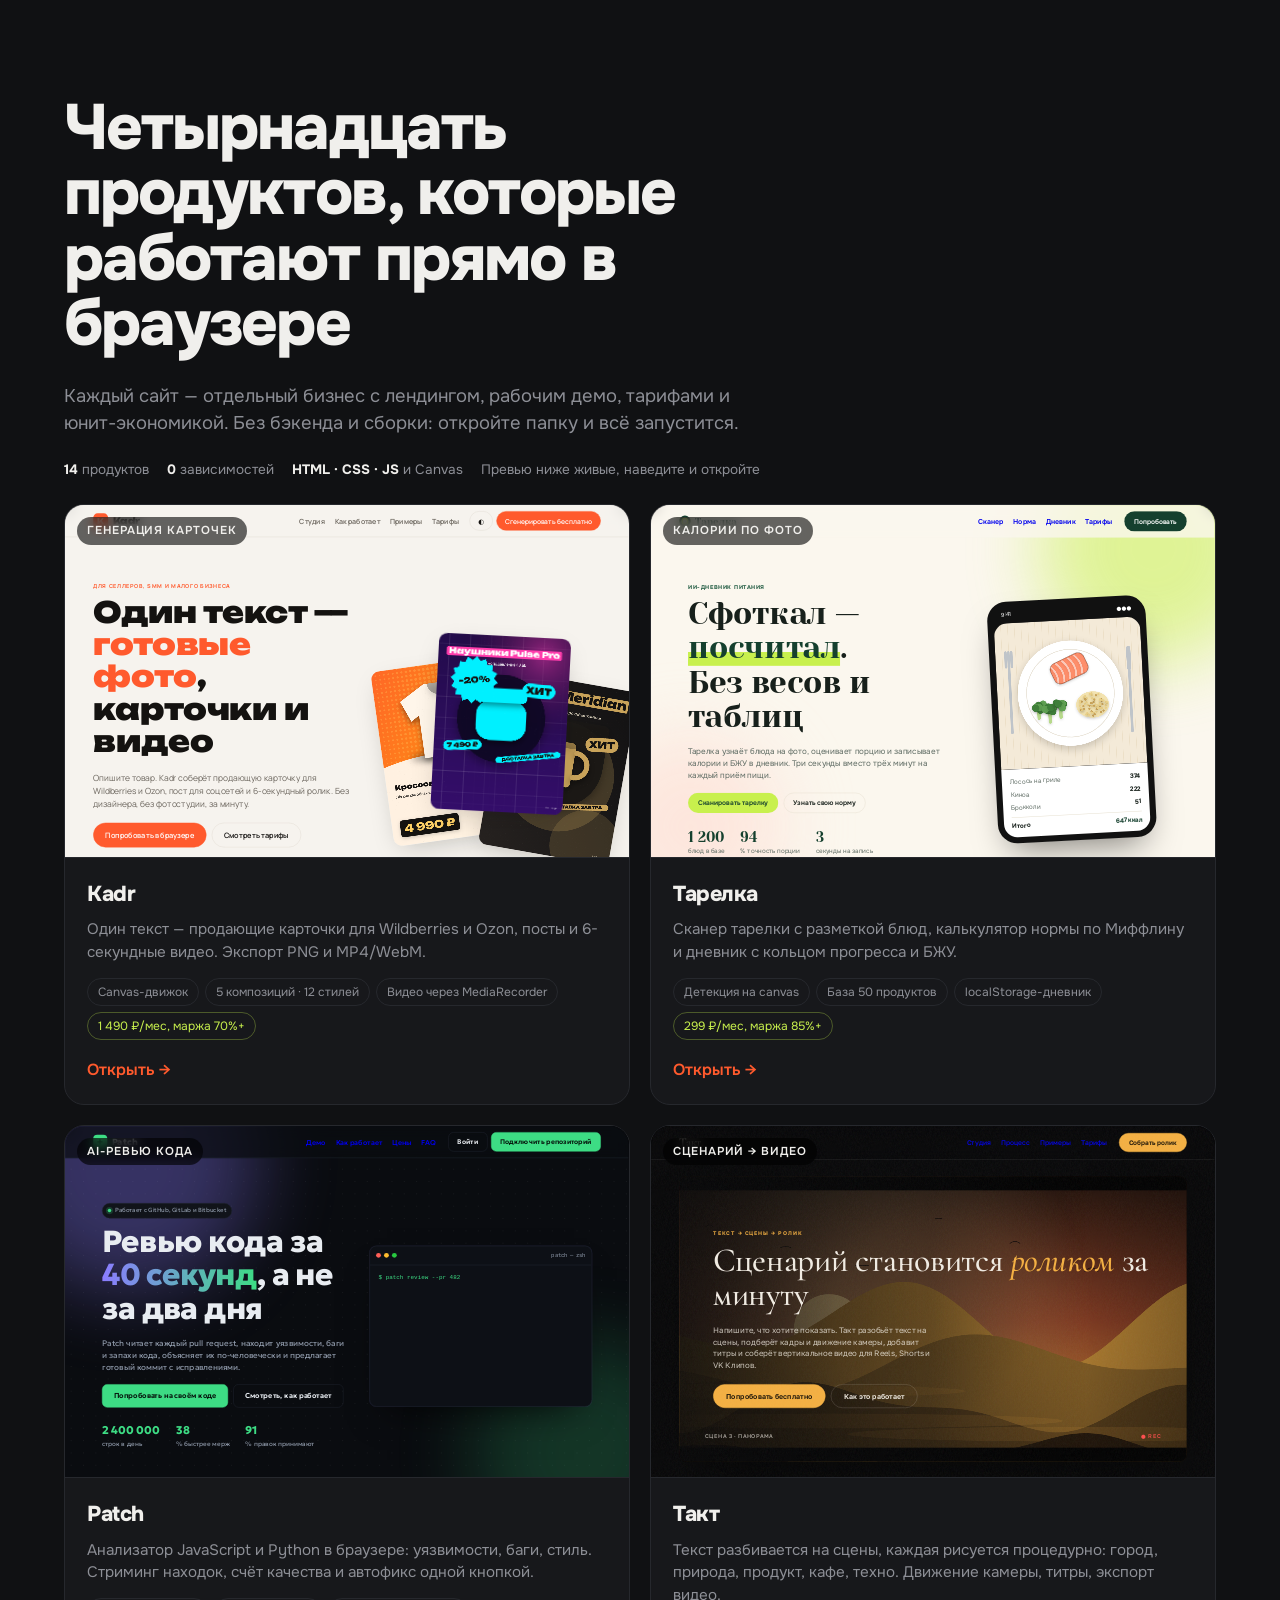
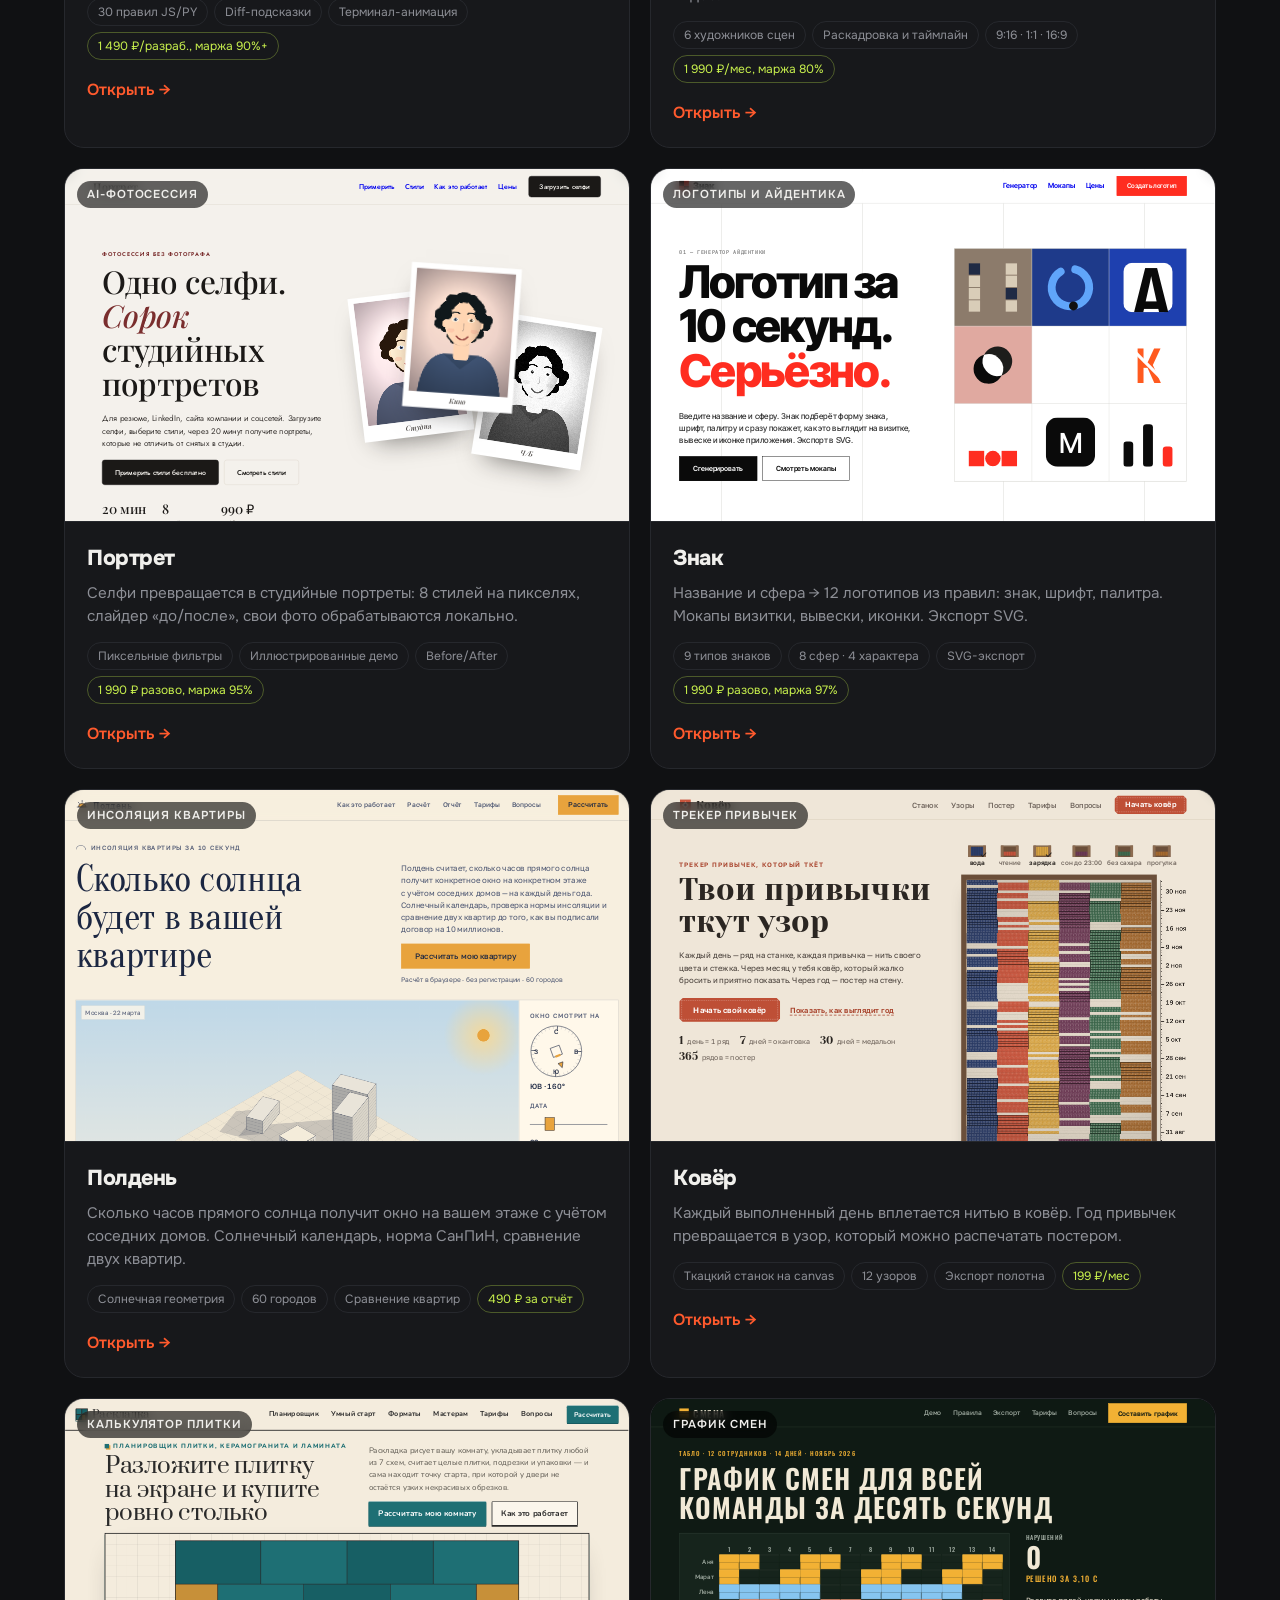
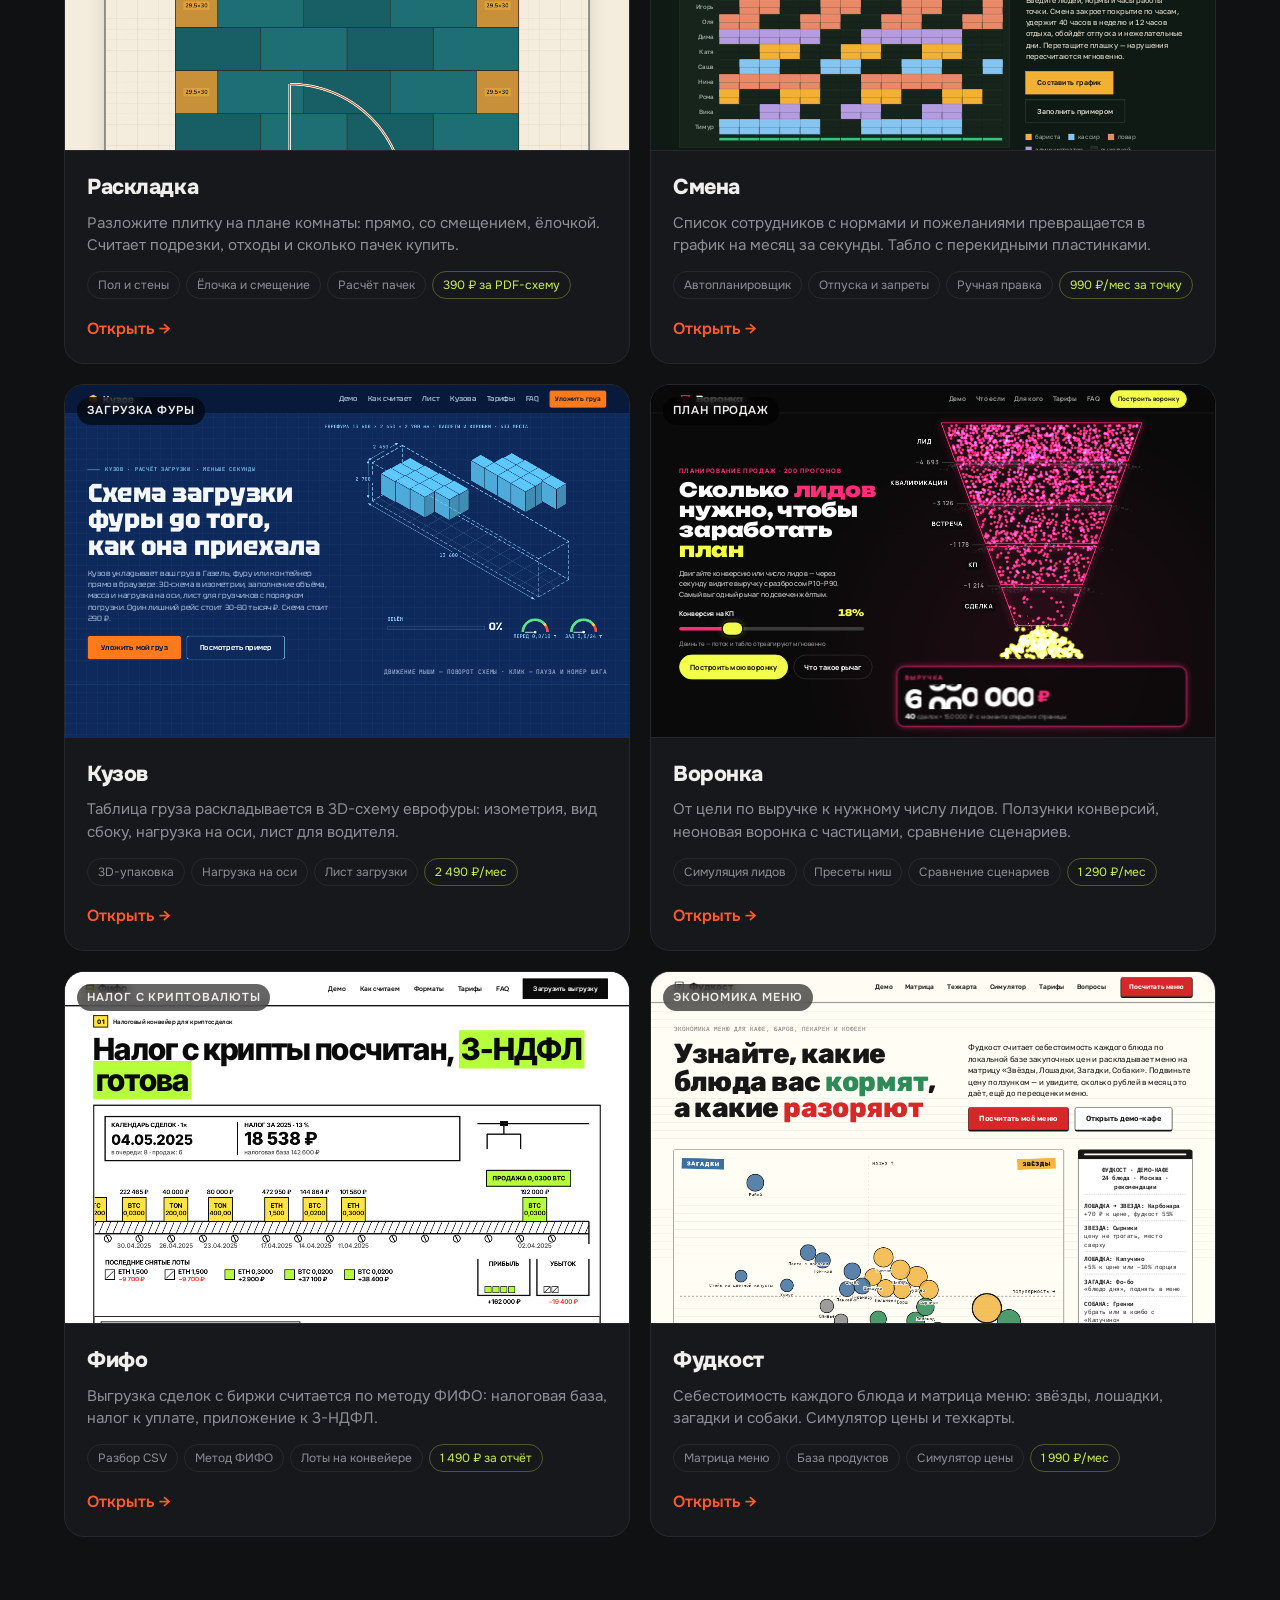
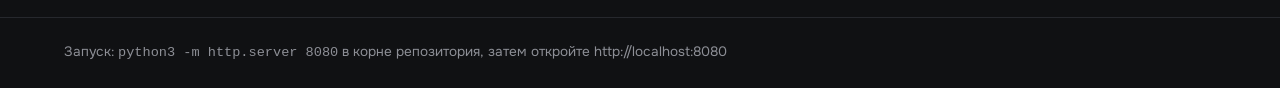
<file: index.html>
<!doctype html>
<html lang="ru">
<head>
<meta charset="utf-8">
<meta name="viewport" content="width=device-width, initial-scale=1">
<title>Четырнадцать продуктов — витрина</title>
<meta name="description" content="Шесть сайтов-продуктов с рабочими демо в браузере: карточки товаров, калории по фото, ревью кода, видео из сценария, AI-портреты, логотипы.">
<link rel="preconnect" href="https://fonts.googleapis.com">
<link href="https://fonts.googleapis.com/css2?family=Onest:wght@400;500;600;800&display=swap" rel="stylesheet">
<style>
:root{--bg:#101113;--panel:#17181b;--line:#26282d;--text:#f0efec;--muted:#8d8f96;--accent:#ff5a2d}
*{box-sizing:border-box}body{margin:0;background:var(--bg);color:var(--text);font-family:"Onest",system-ui,sans-serif;line-height:1.5;-webkit-font-smoothing:antialiased}
header{padding:clamp(40px,8vw,96px) clamp(16px,5vw,72px) 24px;max-width:1320px;margin:auto}
h1{font-size:clamp(2rem,5vw,4rem);font-weight:800;letter-spacing:-.03em;line-height:1.02;margin:0 0 .4em;max-width:16ch}
.lead{color:var(--muted);font-size:1.15rem;max-width:60ch;margin:0}
.meta{display:flex;gap:18px;flex-wrap:wrap;margin-top:22px;font-size:.85rem;color:var(--muted)}.meta b{color:var(--text)}
main{padding:0 clamp(16px,5vw,72px) 80px;max-width:1320px;margin:auto;display:grid;grid-template-columns:repeat(auto-fill,minmax(380px,1fr));gap:20px}
@media(max-width:440px){main{grid-template-columns:1fr}}
.card{background:var(--panel);border:1px solid var(--line);border-radius:20px;overflow:hidden;display:flex;flex-direction:column;transition:transform .25s,border-color .25s;text-decoration:none;color:inherit}
.card:hover{transform:translateY(-6px);border-color:#3a3d45}
.preview{position:relative;aspect-ratio:16/10;overflow:hidden;background:#000;border-bottom:1px solid var(--line)}
.preview iframe{position:absolute;left:0;top:0;width:1280px;height:800px;border:0;transform-origin:0 0;pointer-events:none}
.preview .tag{position:absolute;top:12px;left:12px;font-size:.72rem;font-weight:600;letter-spacing:.08em;text-transform:uppercase;padding:5px 10px;border-radius:999px;background:rgba(0,0,0,.6);backdrop-filter:blur(6px)}
.body{padding:20px 22px 22px;display:grid;gap:8px}
.body h2{margin:0;font-size:1.35rem;font-weight:800;letter-spacing:-.02em}.body h2 span{color:var(--muted);font-weight:500;font-size:.95rem;margin-left:8px}
.body p{margin:0;color:var(--muted);font-size:.95rem}
.chips{display:flex;gap:6px;flex-wrap:wrap;margin-top:6px}.chips span{font-size:.75rem;padding:4px 10px;border-radius:999px;border:1px solid var(--line);color:var(--muted)}
.chips span.money{color:#c8f04d;border-color:rgba(200,240,77,.3)}
.open{margin-top:10px;font-weight:600;color:var(--accent)}
footer{padding:24px clamp(16px,5vw,72px);color:var(--muted);font-size:.85rem;border-top:1px solid var(--line)}
</style>
</head>
<body>
<header>
  <h1>Четырнадцать продуктов, которые работают прямо в браузере</h1>
  <p class="lead">Каждый сайт — отдельный бизнес с лендингом, рабочим демо, тарифами и юнит-экономикой. Без бэкенда и сборки: откройте папку и всё запустится.</p>
  <div class="meta"><span><b>14</b> продуктов</span><span><b>0</b> зависимостей</span><span><b>HTML · CSS · JS</b> и Canvas</span><span>Превью ниже живые, наведите и откройте</span></div>
</header>
<main id="cards"></main>
<footer>Запуск: <code>python3 -m http.server 8080</code> в корне репозитория, затем откройте http://localhost:8080</footer>
<script>
const SITES = [
  { dir: 'kadr', name: 'Kadr', tag: 'Генерация карточек', pitch: 'Один текст — продающие карточки для Wildberries и Ozon, посты и 6-секундные видео. Экспорт PNG и MP4/WebM.', chips: ['Canvas-движок', '5 композиций · 12 стилей', 'Видео через MediaRecorder'], money: '1 490 ₽/мес, маржа 70%+' },
  { dir: 'tarelka', name: 'Тарелка', tag: 'Калории по фото', pitch: 'Сканер тарелки с разметкой блюд, калькулятор нормы по Миффлину и дневник с кольцом прогресса и БЖУ.', chips: ['Детекция на canvas', 'База 50 продуктов', 'localStorage-дневник'], money: '299 ₽/мес, маржа 85%+' },
  { dir: 'patch', name: 'Patch', tag: 'AI-ревью кода', pitch: 'Анализатор JavaScript и Python в браузере: уязвимости, баги, стиль. Стриминг находок, счёт качества и автофикс одной кнопкой.', chips: ['30 правил JS/PY', 'Diff-подсказки', 'Терминал-анимация'], money: '1 490 ₽/разраб., маржа 90%+' },
  { dir: 'takt', name: 'Такт', tag: 'Сценарий → видео', pitch: 'Текст разбивается на сцены, каждая рисуется процедурно: город, природа, продукт, кафе, техно. Движение камеры, титры, экспорт видео.', chips: ['6 художников сцен', 'Раскадровка и таймлайн', '9:16 · 1:1 · 16:9'], money: '1 990 ₽/мес, маржа 80%' },
  { dir: 'portret', name: 'Портрет', tag: 'AI-фотосессия', pitch: 'Селфи превращается в студийные портреты: 8 стилей на пикселях, слайдер «до/после», свои фото обрабатываются локально.', chips: ['Пиксельные фильтры', 'Иллюстрированные демо', 'Before/After'], money: '1 990 ₽ разово, маржа 95%' },
  { dir: 'znak', name: 'Знак', tag: 'Логотипы и айдентика', pitch: 'Название и сфера → 12 логотипов из правил: знак, шрифт, палитра. Мокапы визитки, вывески, иконки. Экспорт SVG.', chips: ['9 типов знаков', '8 сфер · 4 характера', 'SVG-экспорт'], money: '1 990 ₽ разово, маржа 97%' },
];
SITES.push(...[
  { dir: 'polden', name: 'Полдень', tag: 'Инсоляция квартиры', pitch: 'Сколько часов прямого солнца получит окно на вашем этаже с учётом соседних домов. Солнечный календарь, норма СанПиН, сравнение двух квартир.', chips: ['Солнечная геометрия', '60 городов', 'Сравнение квартир'], money: '490 ₽ за отчёт' },
  { dir: 'kovyor', name: 'Ковёр', tag: 'Трекер привычек', pitch: 'Каждый выполненный день вплетается нитью в ковёр. Год привычек превращается в узор, который можно распечатать постером.', chips: ['Ткацкий станок на canvas', '12 узоров', 'Экспорт полотна'], money: '199 ₽/мес' },
  { dir: 'raskladka', name: 'Раскладка', tag: 'Калькулятор плитки', pitch: 'Разложите плитку на плане комнаты: прямо, со смещением, ёлочкой. Считает подрезки, отходы и сколько пачек купить.', chips: ['Пол и стены', 'Ёлочка и смещение', 'Расчёт пачек'], money: '390 ₽ за PDF-схему' },
  { dir: 'smena', name: 'Смена', tag: 'График смен', pitch: 'Список сотрудников с нормами и пожеланиями превращается в график на месяц за секунды. Табло с перекидными пластинками.', chips: ['Автопланировщик', 'Отпуска и запреты', 'Ручная правка'], money: '990 ₽/мес за точку' },
  { dir: 'kuzov', name: 'Кузов', tag: 'Загрузка фуры', pitch: 'Таблица груза раскладывается в 3D-схему еврофуры: изометрия, вид сбоку, нагрузка на оси, лист для водителя.', chips: ['3D-упаковка', 'Нагрузка на оси', 'Лист загрузки'], money: '2 490 ₽/мес' },
  { dir: 'voronka', name: 'Воронка', tag: 'План продаж', pitch: 'От цели по выручке к нужному числу лидов. Ползунки конверсий, неоновая воронка с частицами, сравнение сценариев.', chips: ['Симуляция лидов', 'Пресеты ниш', 'Сравнение сценариев'], money: '1 290 ₽/мес' },
  { dir: 'fifo', name: 'Фифо', tag: 'Налог с криптовалюты', pitch: 'Выгрузка сделок с биржи считается по методу ФИФО: налоговая база, налог к уплате, приложение к 3-НДФЛ.', chips: ['Разбор CSV', 'Метод ФИФО', 'Лоты на конвейере'], money: '1 490 ₽ за отчёт' },
  { dir: 'foodcost', name: 'Фудкост', tag: 'Экономика меню', pitch: 'Себестоимость каждого блюда и матрица меню: звёзды, лошадки, загадки и собаки. Симулятор цены и техкарты.', chips: ['Матрица меню', 'База продуктов', 'Симулятор цены'], money: '1 990 ₽/мес' },

]);
const cards = document.getElementById('cards');
SITES.forEach(s => { const a = document.createElement('a'); a.className = 'card'; a.href = `sites/${s.dir}/`; a.innerHTML = `<div class="preview"><iframe loading="lazy" src="sites/${s.dir}/" title="${s.name}" tabindex="-1"></iframe><span class="tag">${s.tag}</span></div><div class="body"><h2>${s.name}</h2><p>${s.pitch}</p><div class="chips">${s.chips.map(c => `<span>${c}</span>`).join('')}<span class="money">${s.money}</span></div><span class="open">Открыть →</span></div>`; cards.appendChild(a); });
function scale() { document.querySelectorAll('.preview').forEach(p => { p.querySelector('iframe').style.transform = `scale(${p.clientWidth / 1280})`; }); }
addEventListener('resize', scale); scale(); setTimeout(scale, 300);
</script>
</body>
</html>
</file>
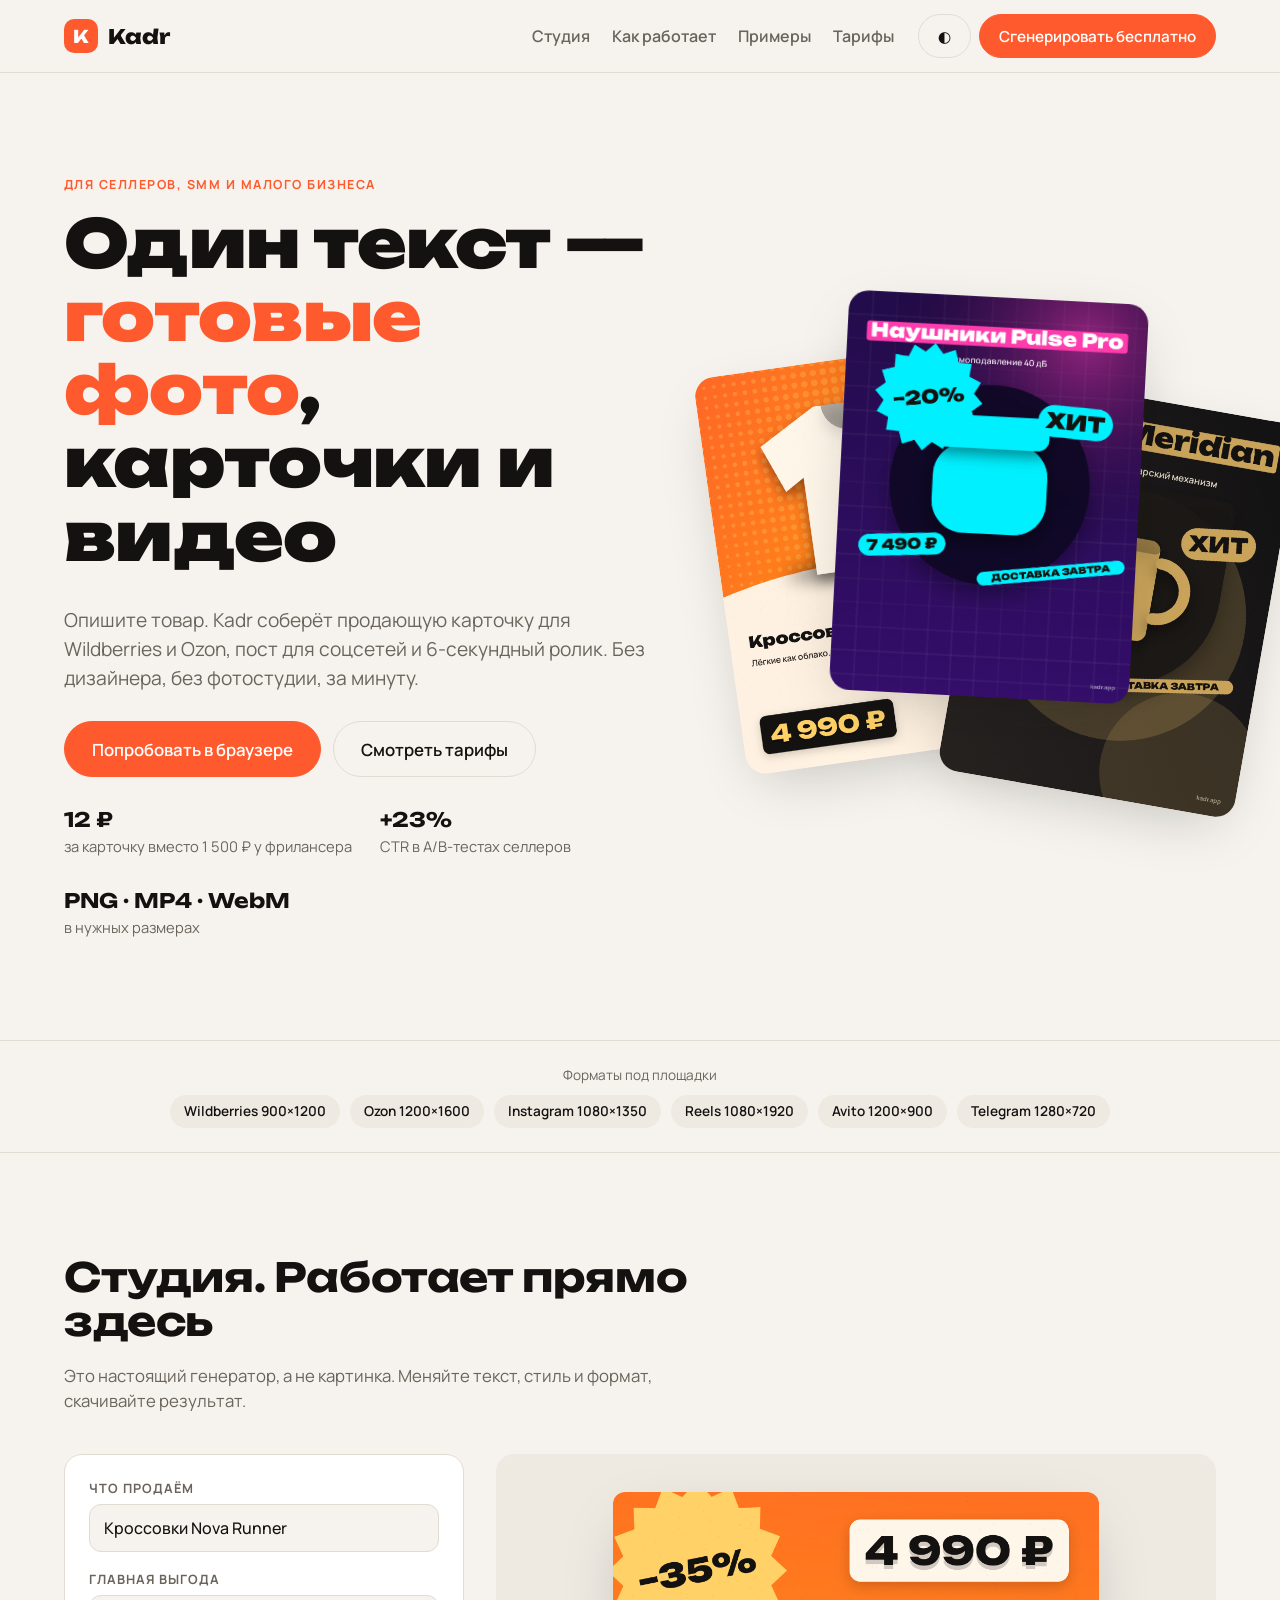
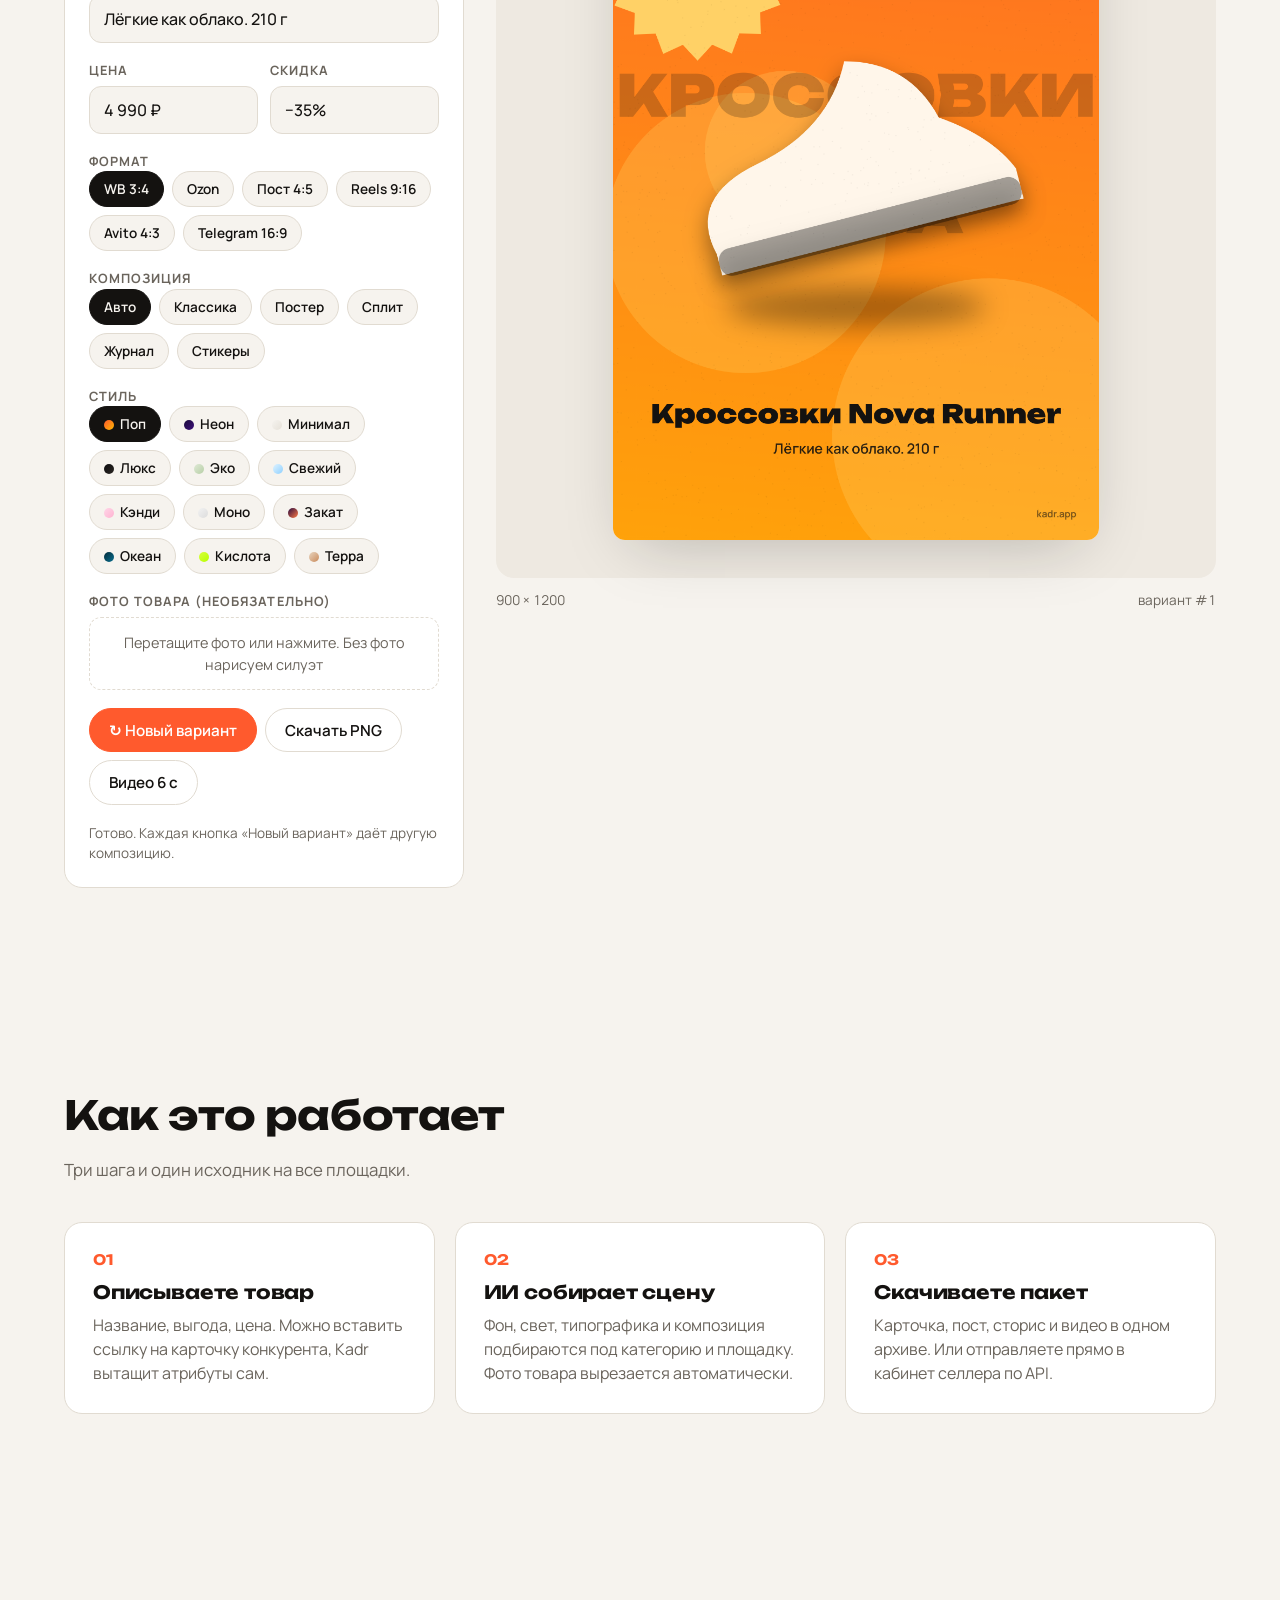
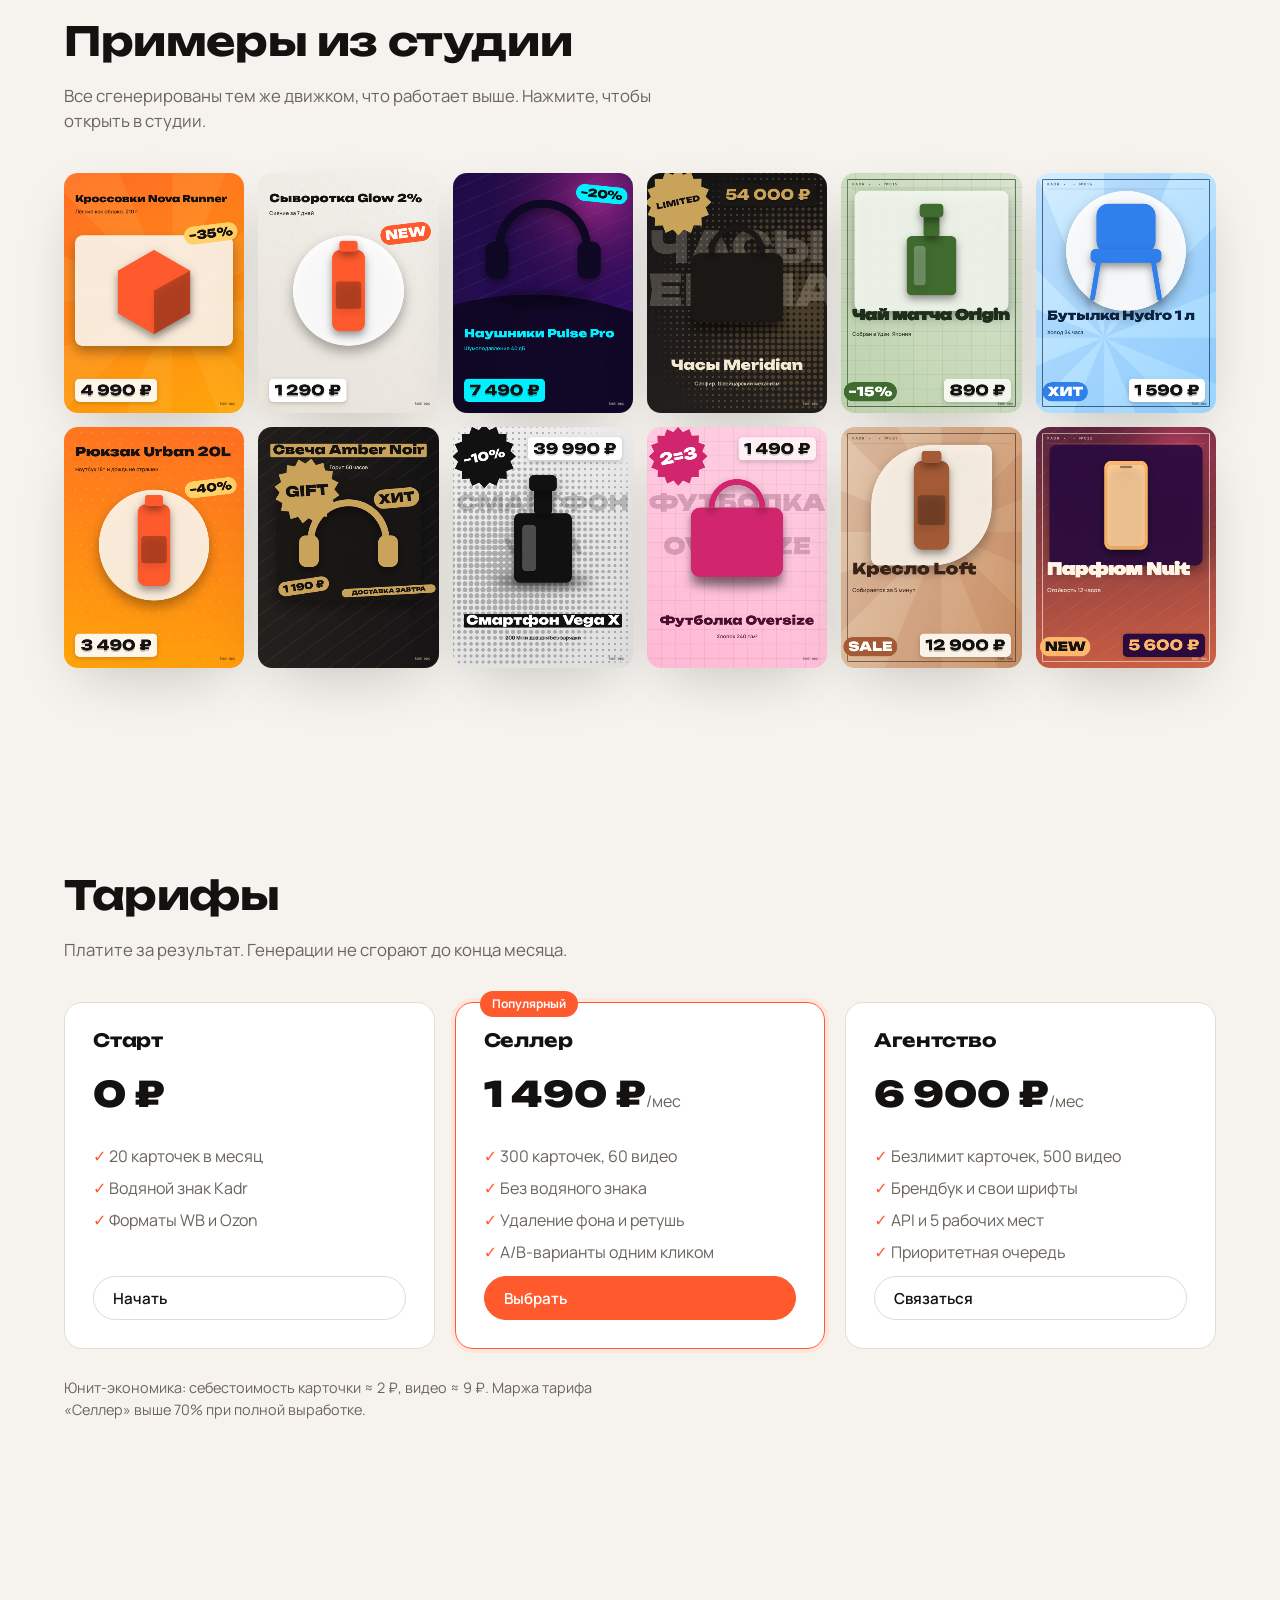
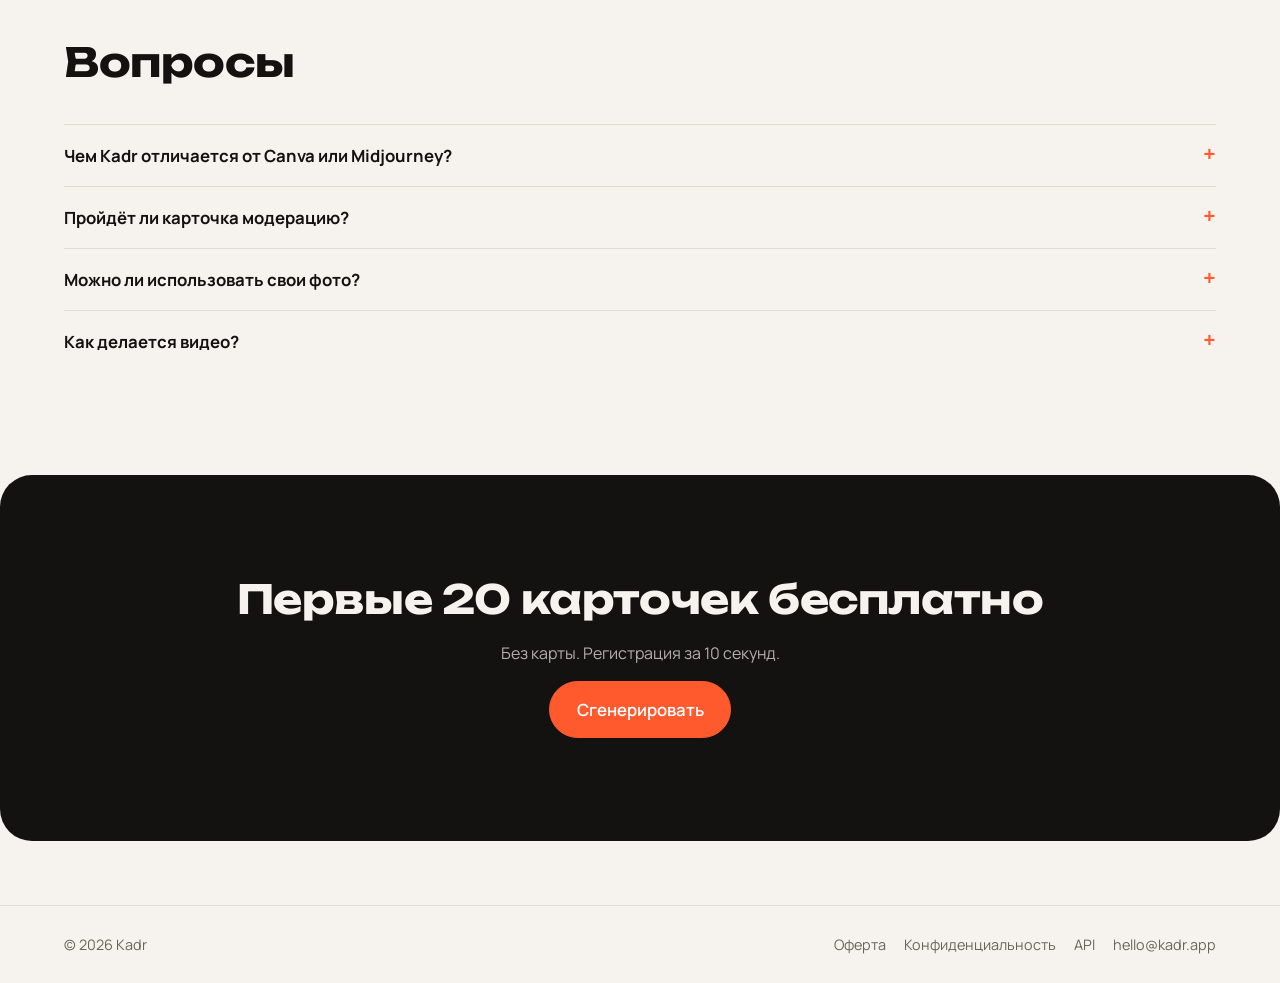
<file: site/index.html>
<!doctype html>
<html lang="ru">
<head>
<meta charset="utf-8">
<meta name="viewport" content="width=device-width, initial-scale=1">
<title>Kadr — фото, карточки и видео для продаж за минуту</title>
<meta name="description" content="Kadr генерирует продающие фото, карточки для маркетплейсов и короткие видео из одного описания товара. Попробуйте генератор прямо в браузере.">
<link rel="preconnect" href="https://fonts.googleapis.com">
<link href="https://fonts.googleapis.com/css2?family=Manrope:wght@400;500;600;700;800&family=Unbounded:wght@500;700;900&display=swap" rel="stylesheet">
<link rel="stylesheet" href="styles.css">
<link rel="icon" href="data:image/svg+xml,<svg xmlns='http://www.w3.org/2000/svg' viewBox='0 0 32 32'><rect width='32' height='32' rx='8' fill='%23ff5a2d'/><path d='M9 7h4v8l7-8h5l-8 9 8 9h-5l-7-8v8H9z' fill='white'/></svg>">
</head>
<body>

<header class="nav">
  <a class="logo" href="#"><span class="logo-mark">K</span>Kadr</a>
  <nav class="nav-links">
    <a href="#studio">Студия</a>
    <a href="#how">Как работает</a>
    <a href="#gallery">Примеры</a>
    <a href="#pricing">Тарифы</a>
  </nav>
  <div class="nav-cta">
    <button class="btn btn-ghost" data-theme-toggle aria-label="Переключить тему">◐</button>
    <a class="btn btn-primary" href="#studio">Сгенерировать бесплатно</a>
  </div>
</header>

<main>
<section class="hero">
  <div class="hero-copy">
    <p class="eyebrow">Для селлеров, SMM и малого бизнеса</p>
    <h1>Один текст — <span class="accent">готовые фото</span>, карточки и видео</h1>
    <p class="lead">Опишите товар. Kadr соберёт продающую карточку для Wildberries и Ozon, пост для соцсетей и 6-секундный ролик. Без дизайнера, без фотостудии, за минуту.</p>
    <div class="hero-actions">
      <a class="btn btn-primary btn-lg" href="#studio">Попробовать в браузере</a>
      <a class="btn btn-ghost btn-lg" href="#pricing">Смотреть тарифы</a>
    </div>
    <ul class="hero-proof">
      <li><strong>12 ₽</strong> за карточку вместо 1 500 ₽ у фрилансера</li>
      <li><strong>+23%</strong> CTR в A/B-тестах селлеров</li>
      <li><strong>PNG · MP4 · WebM</strong> в нужных размерах</li>
    </ul>
  </div>
  <div class="hero-visual" aria-hidden="true">
    <div class="stack">
      <canvas class="stack-card c1" width="540" height="720"></canvas>
      <canvas class="stack-card c2" width="540" height="720"></canvas>
      <canvas class="stack-card c3" width="540" height="720"></canvas>
    </div>
  </div>
</section>

<section class="logos">
  <p>Форматы под площадки</p>
  <div class="logos-row">
    <span>Wildberries 900×1200</span><span>Ozon 1200×1600</span><span>Instagram 1080×1350</span><span>Reels 1080×1920</span><span>Avito 1200×900</span><span>Telegram 1280×720</span>
  </div>
</section>

<section id="studio" class="studio">
  <div class="section-head">
    <h2>Студия. Работает прямо здесь</h2>
    <p>Это настоящий генератор, а не картинка. Меняйте текст, стиль и формат, скачивайте результат.</p>
  </div>

  <div class="studio-grid">
    <form class="panel" id="form" onsubmit="return false">
      <label class="field">
        <span>Что продаём</span>
        <input id="title" type="text" maxlength="48" value="Кроссовки Nova Runner" autocomplete="off">
      </label>
      <label class="field">
        <span>Главная выгода</span>
        <input id="hook" type="text" maxlength="64" value="Лёгкие как облако. 210 г" autocomplete="off">
      </label>
      <div class="field-row">
        <label class="field">
          <span>Цена</span>
          <input id="price" type="text" maxlength="12" value="4 990 ₽">
        </label>
        <label class="field">
          <span>Скидка</span>
          <input id="badge" type="text" maxlength="10" value="−35%">
        </label>
      </div>

      <fieldset class="field">
        <legend>Формат</legend>
        <div class="chips" id="formats"></div>
      </fieldset>

      <fieldset class="field">
        <legend>Композиция</legend>
        <div class="chips" id="layouts"></div>
      </fieldset>

      <fieldset class="field">
        <legend>Стиль</legend>
        <div class="chips" id="styles"></div>
      </fieldset>

      <div class="field">
        <span>Фото товара (необязательно)</span>
        <label class="dropzone" id="drop">
          <input id="file" type="file" accept="image/*" hidden>
          <span id="drop-text">Перетащите фото или нажмите. Без фото нарисуем силуэт</span>
        </label>
      </div>

      <div class="panel-actions">
        <button class="btn btn-primary" id="regen" type="button">↻ Новый вариант</button>
        <button class="btn btn-ghost" id="dl-png" type="button">Скачать PNG</button>
        <button class="btn btn-ghost" id="dl-video" type="button">Видео 6 с</button>
      </div>
      <p class="hint" id="status">Готово. Каждая кнопка «Новый вариант» даёт другую композицию.</p>
    </form>

    <div class="preview">
      <div class="preview-frame" id="frame">
        <canvas id="out" width="900" height="1200"></canvas>
      </div>
      <div class="preview-meta">
        <span id="meta-size">900 × 1200</span>
        <span id="meta-seed">вариант #1</span>
      </div>
    </div>
  </div>
</section>

<section id="how" class="how">
  <div class="section-head">
    <h2>Как это работает</h2>
    <p>Три шага и один исходник на все площадки.</p>
  </div>
  <ol class="steps">
    <li><span class="step-n">01</span><h3>Описываете товар</h3><p>Название, выгода, цена. Можно вставить ссылку на карточку конкурента, Kadr вытащит атрибуты сам.</p></li>
    <li><span class="step-n">02</span><h3>ИИ собирает сцену</h3><p>Фон, свет, типографика и композиция подбираются под категорию и площадку. Фото товара вырезается автоматически.</p></li>
    <li><span class="step-n">03</span><h3>Скачиваете пакет</h3><p>Карточка, пост, сторис и видео в одном архиве. Или отправляете прямо в кабинет селлера по API.</p></li>
  </ol>
</section>

<section id="gallery" class="gallery">
  <div class="section-head">
    <h2>Примеры из студии</h2>
    <p>Все сгенерированы тем же движком, что работает выше. Нажмите, чтобы открыть в студии.</p>
  </div>
  <div class="gallery-grid" id="gallery-grid"></div>
</section>

<section id="pricing" class="pricing">
  <div class="section-head">
    <h2>Тарифы</h2>
    <p>Платите за результат. Генерации не сгорают до конца месяца.</p>
  </div>
  <div class="plans">
    <article class="plan">
      <h3>Старт</h3>
      <p class="price"><strong>0 ₽</strong></p>
      <ul>
        <li>20 карточек в месяц</li>
        <li>Водяной знак Kadr</li>
        <li>Форматы WB и Ozon</li>
      </ul>
      <a class="btn btn-ghost" href="#studio">Начать</a>
    </article>
    <article class="plan plan-hot">
      <span class="plan-tag">Популярный</span>
      <h3>Селлер</h3>
      <p class="price"><strong>1 490 ₽</strong><span>/мес</span></p>
      <ul>
        <li>300 карточек, 60 видео</li>
        <li>Без водяного знака</li>
        <li>Удаление фона и ретушь</li>
        <li>A/B-варианты одним кликом</li>
      </ul>
      <a class="btn btn-primary" href="#studio">Выбрать</a>
    </article>
    <article class="plan">
      <h3>Агентство</h3>
      <p class="price"><strong>6 900 ₽</strong><span>/мес</span></p>
      <ul>
        <li>Безлимит карточек, 500 видео</li>
        <li>Брендбук и свои шрифты</li>
        <li>API и 5 рабочих мест</li>
        <li>Приоритетная очередь</li>
      </ul>
      <a class="btn btn-ghost" href="#studio">Связаться</a>
    </article>
  </div>
  <p class="pricing-note">Юнит-экономика: себестоимость карточки ≈ 2 ₽, видео ≈ 9 ₽. Маржа тарифа «Селлер» выше 70% при полной выработке.</p>
</section>

<section class="faq">
  <div class="section-head"><h2>Вопросы</h2></div>
  <details><summary>Чем Kadr отличается от Canva или Midjourney?</summary><p>Canva требует собирать макет руками, Midjourney не знает требований площадок. Kadr заточен под карточки товаров: знает размеры, безопасные зоны, типографику и правила модерации WB и Ozon.</p></details>
  <details><summary>Пройдёт ли карточка модерацию?</summary><p>Шаблоны учитывают запрет на обрезку текста, мелкий кегль и чужие логотипы. Перед экспортом Kadr показывает чеклист.</p></details>
  <details><summary>Можно ли использовать свои фото?</summary><p>Да. Загрузите фото, фон удалится автоматически, товар впишется в сцену с правильным светом.</p></details>
  <details><summary>Как делается видео?</summary><p>Из карточки собирается 6-секундная анимация с появлением текста и движением камеры. Экспорт в MP4 и WebM для Reels, Shorts и видеообложек WB.</p></details>
</section>

<section class="cta">
  <h2>Первые 20 карточек бесплатно</h2>
  <p>Без карты. Регистрация за 10 секунд.</p>
  <a class="btn btn-primary btn-lg" href="#studio">Сгенерировать</a>
</section>
</main>

<footer class="footer">
  <span>© 2026 Kadr</span>
  <nav><a href="#">Оферта</a><a href="#">Конфиденциальность</a><a href="#">API</a><a href="mailto:hello@kadr.app">hello@kadr.app</a></nav>
</footer>

<script src="app.js"></script>
</body>
</html>
</file>
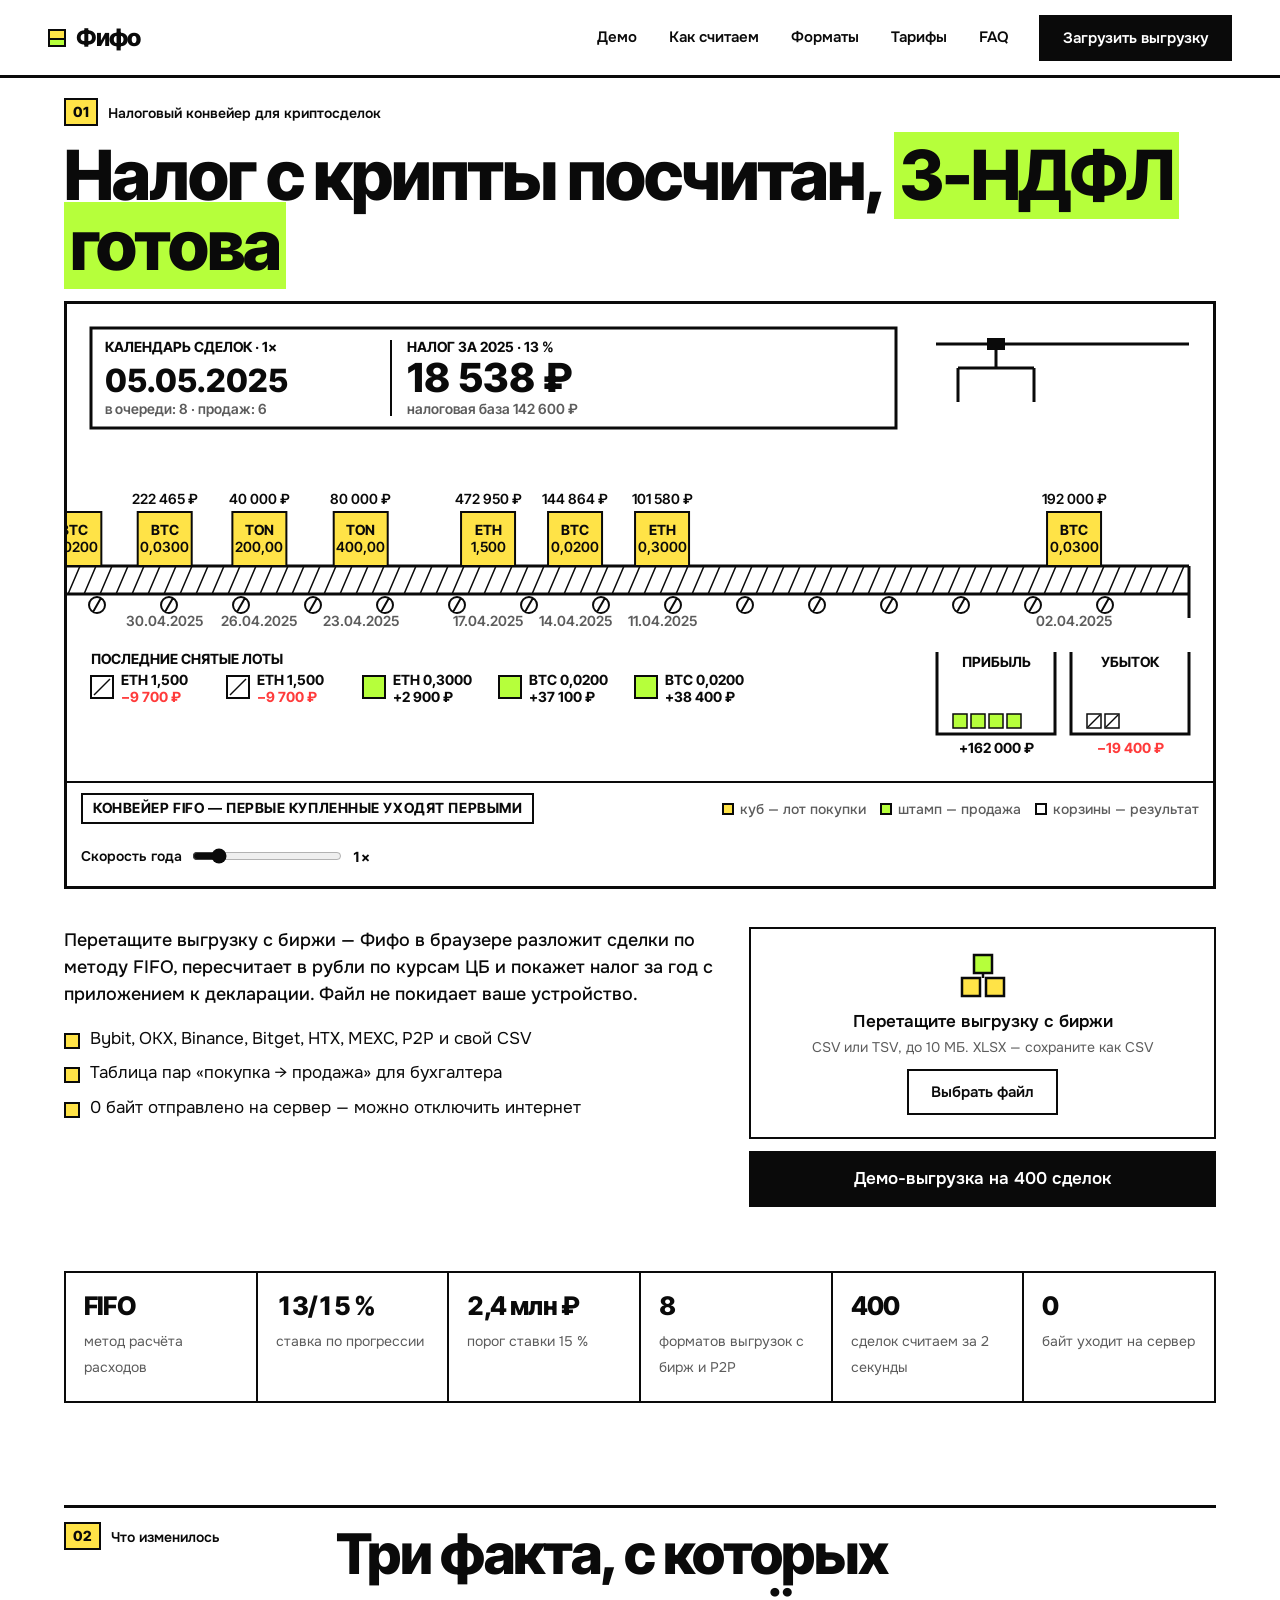
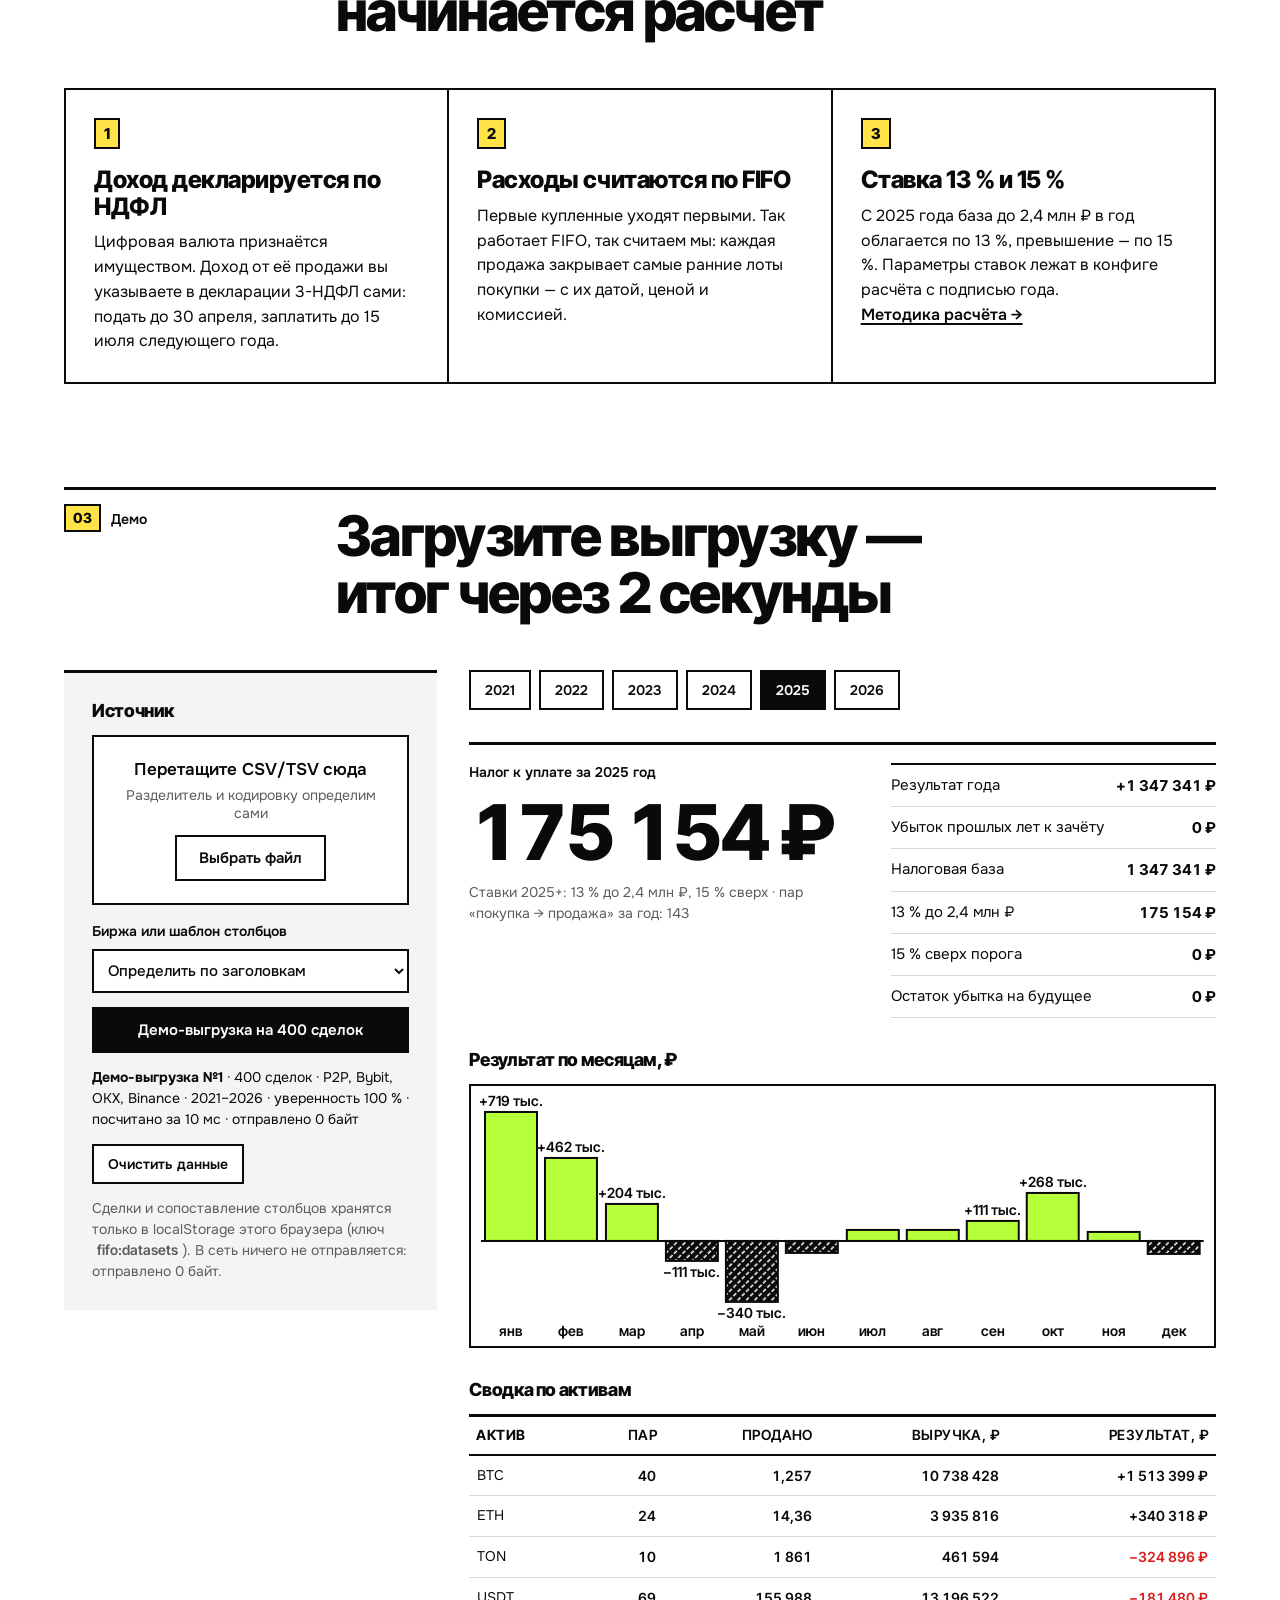
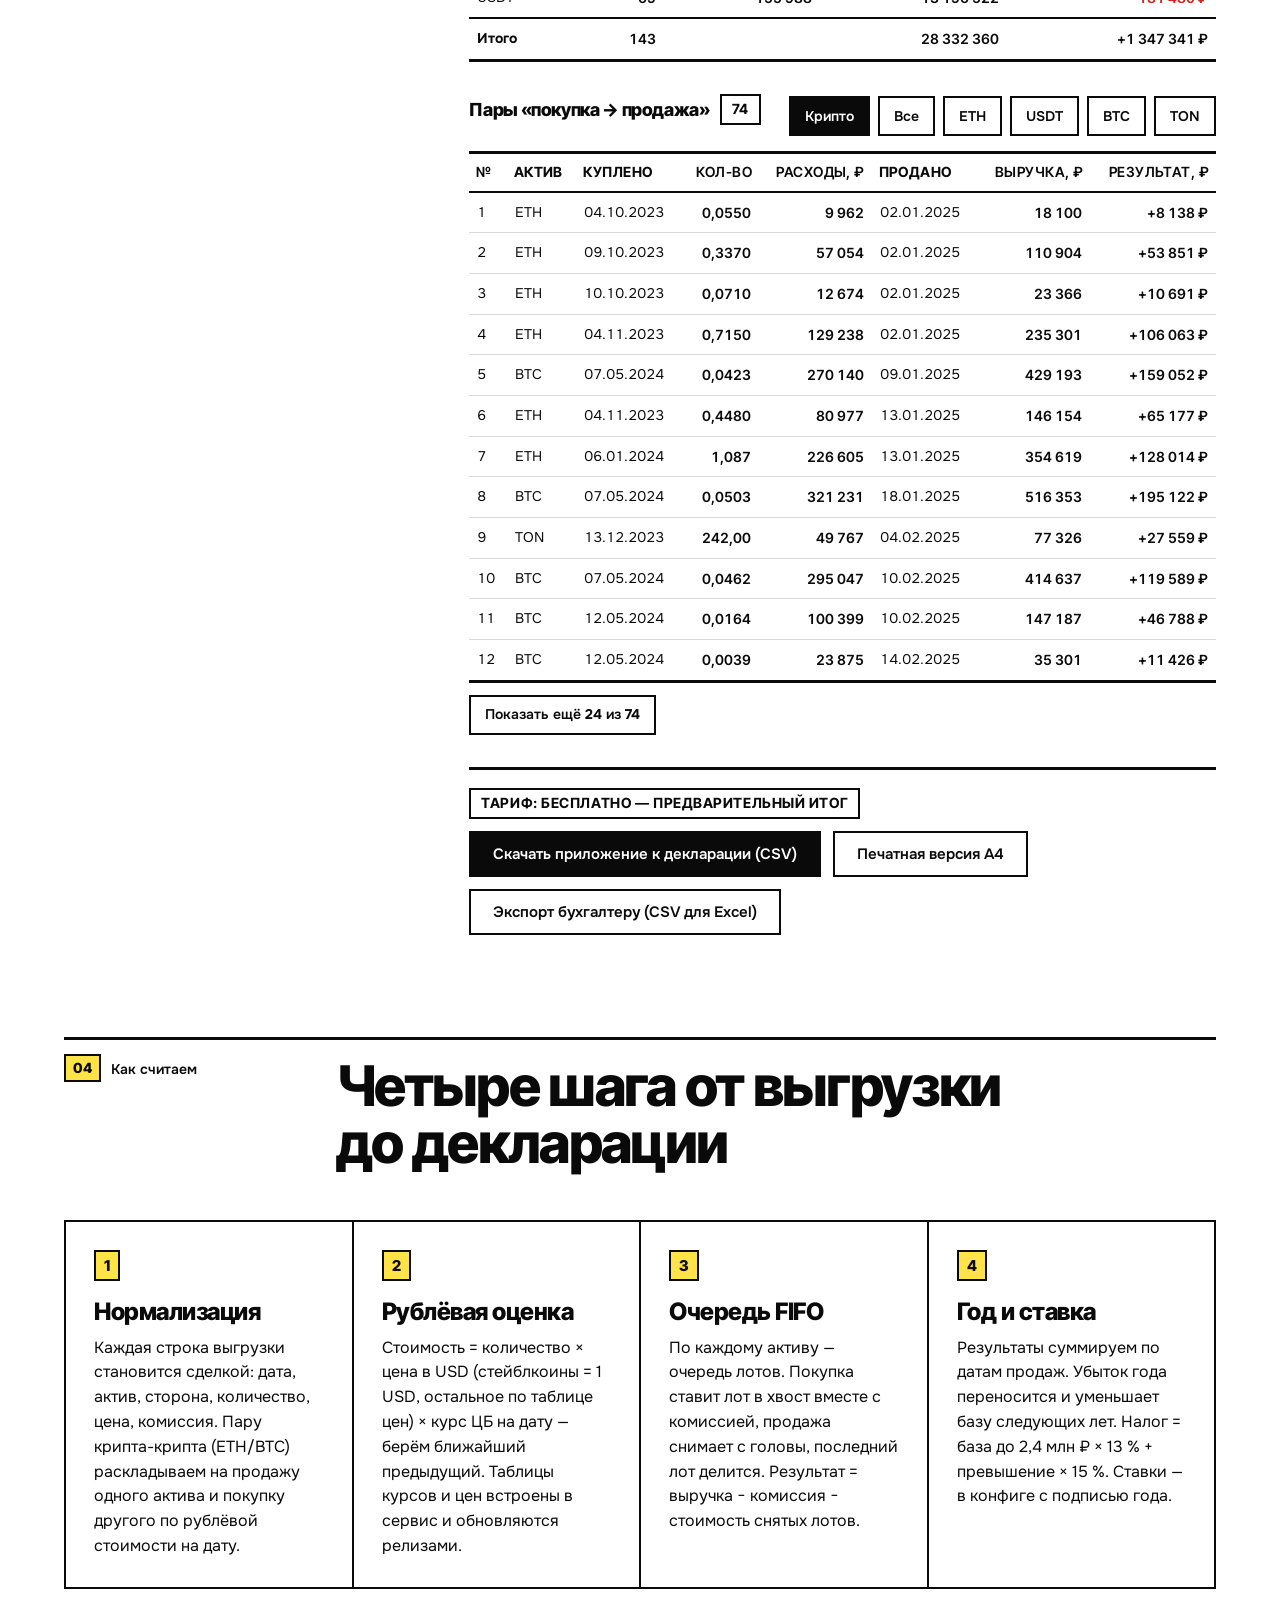
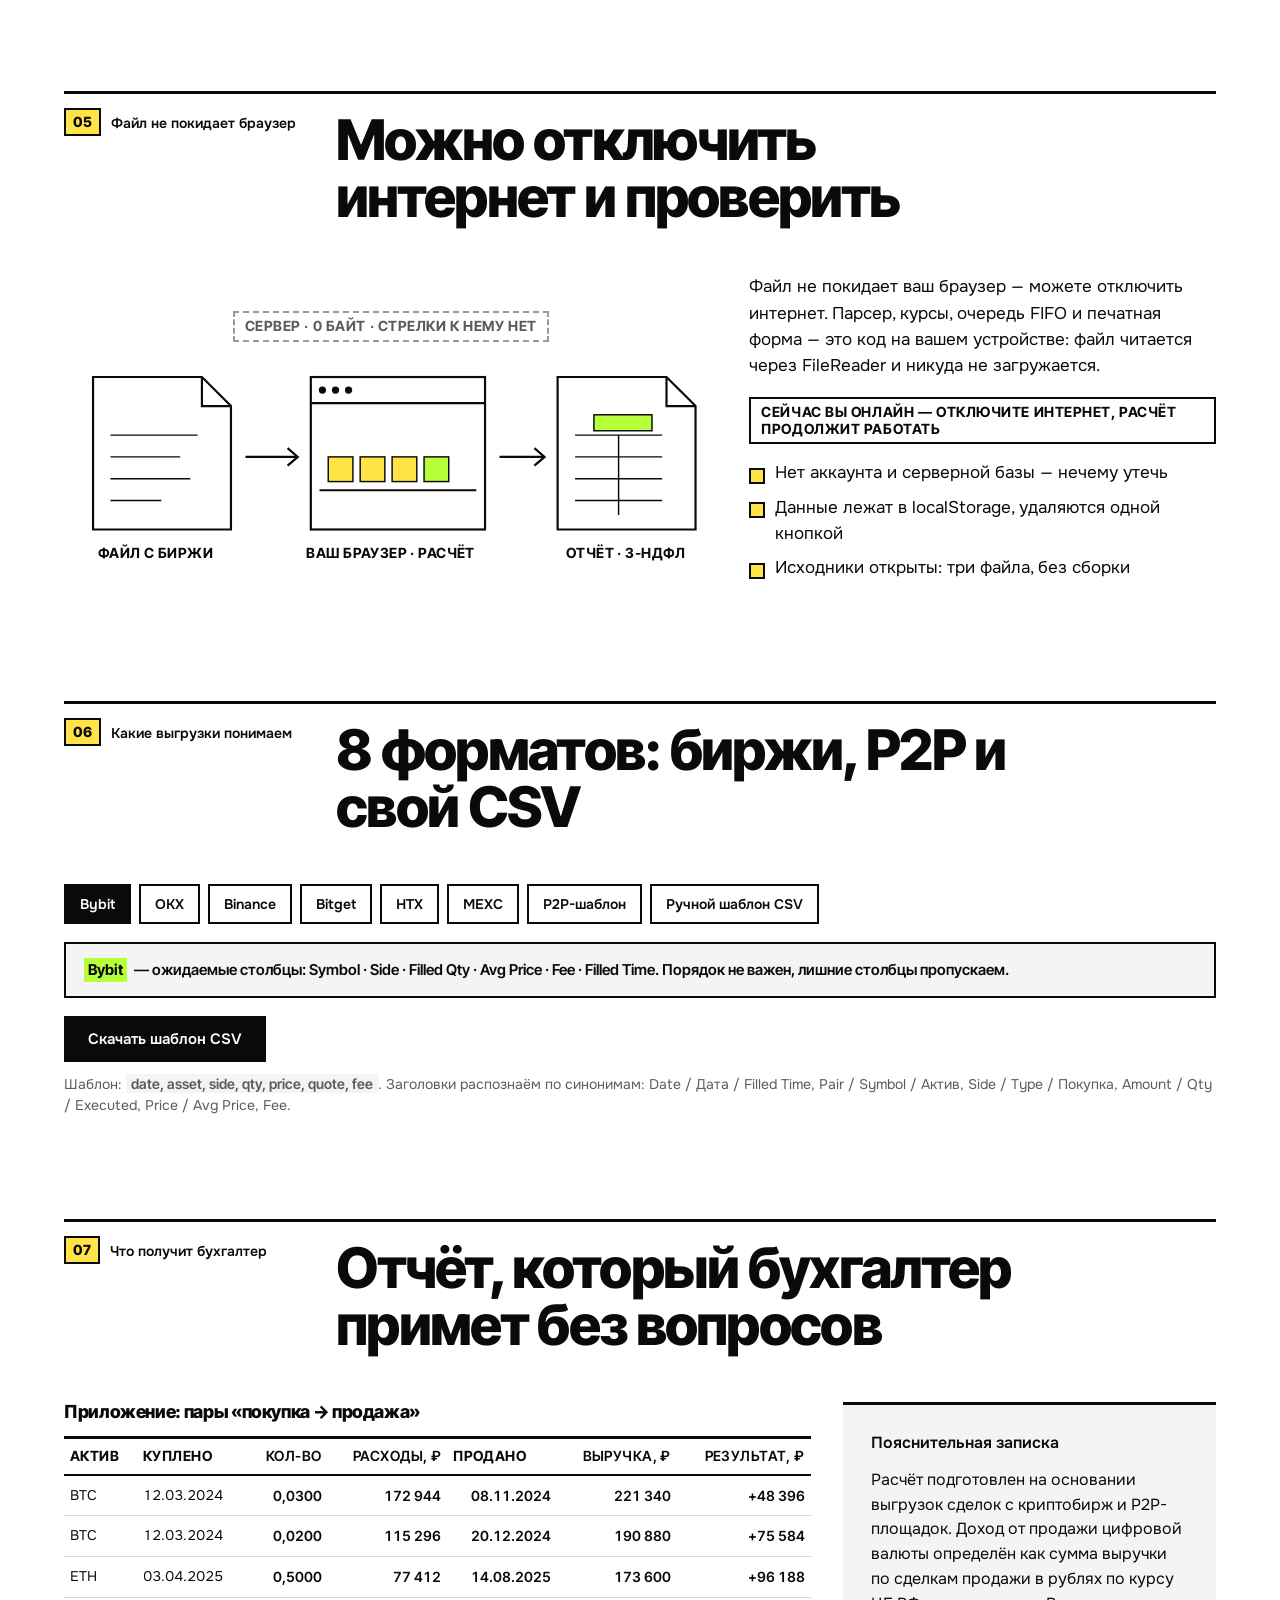
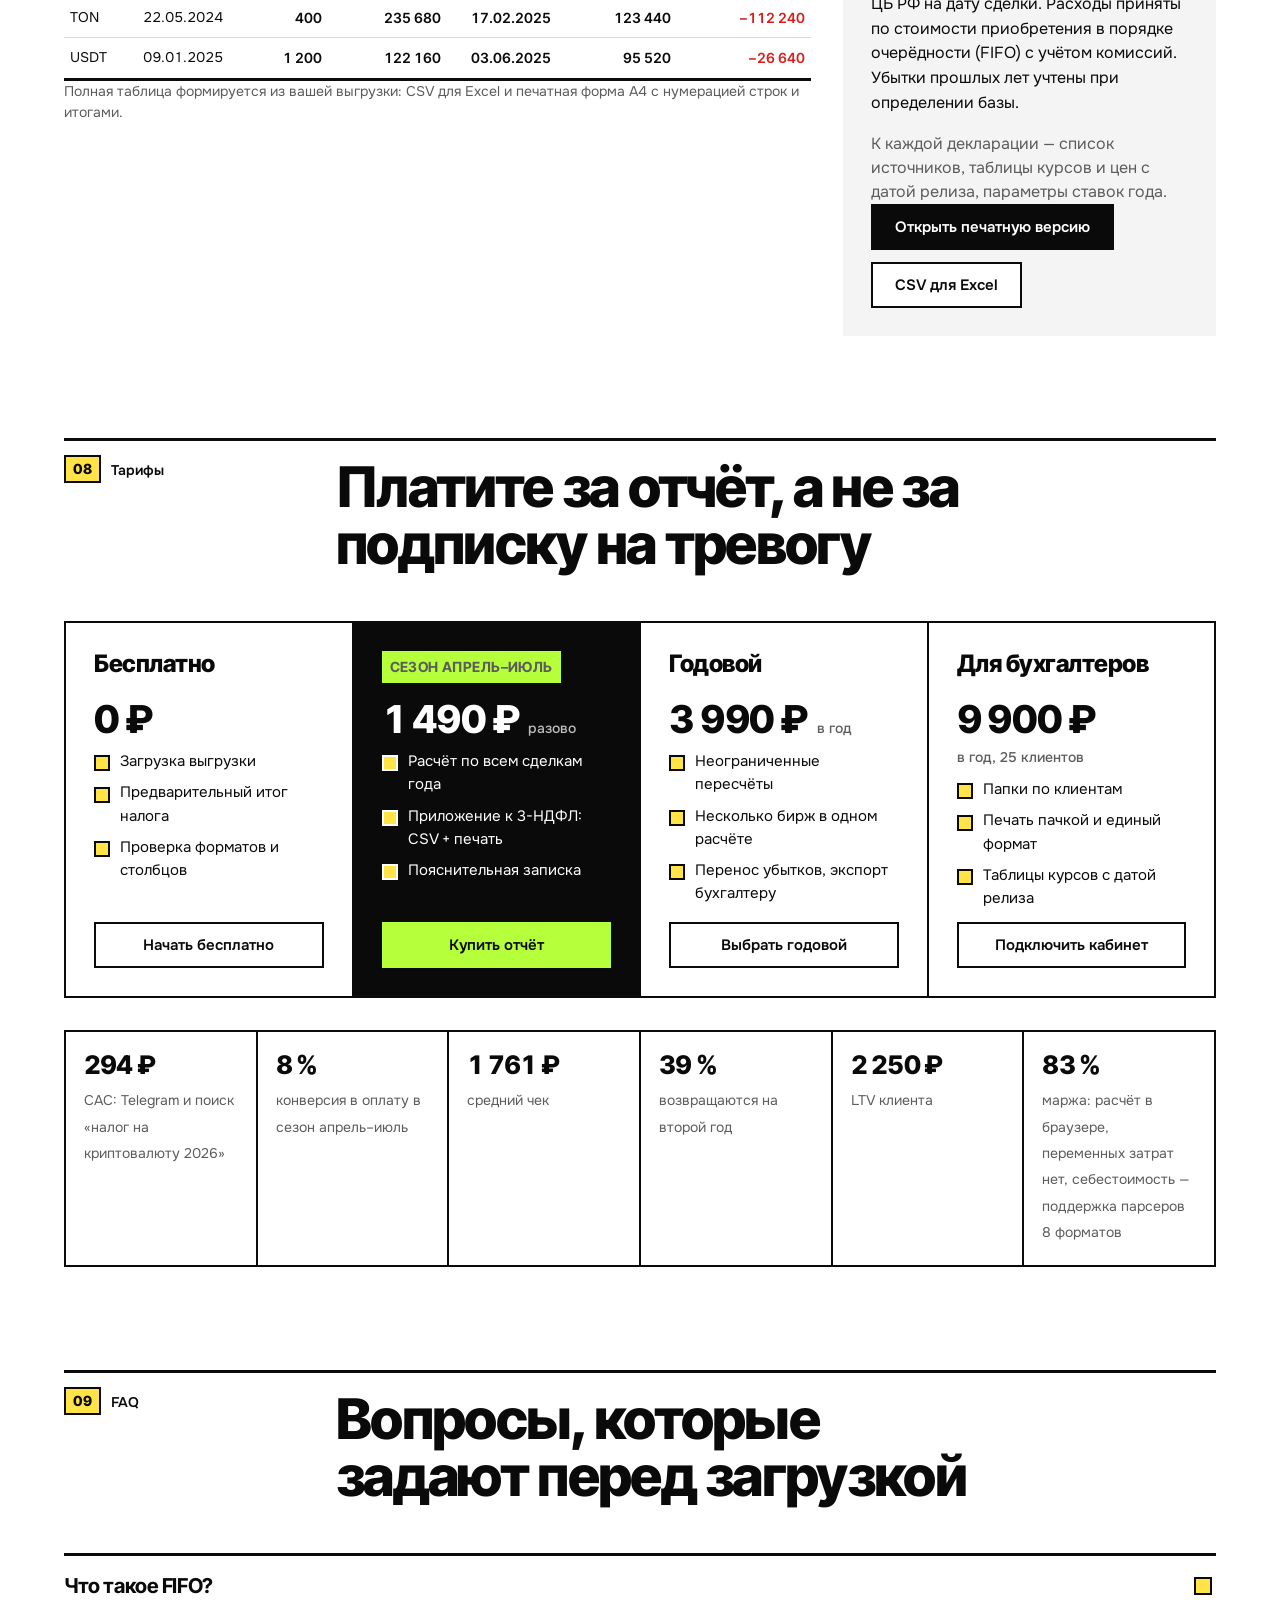
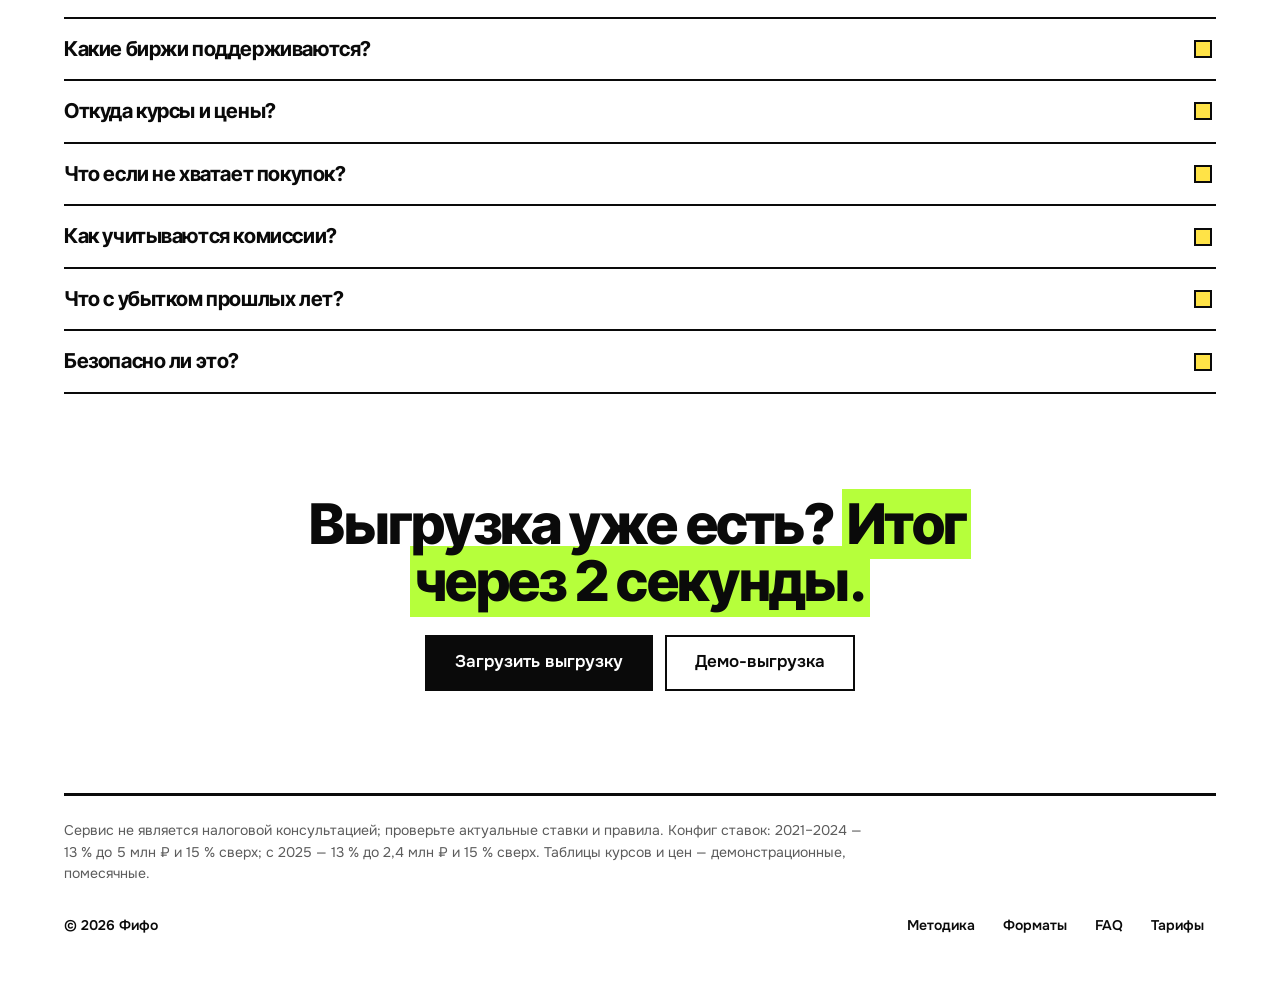
<file: sites/fifo/index.html>
<!doctype html>
<html lang="ru">
<head>
<meta charset="utf-8">
<meta name="viewport" content="width=device-width, initial-scale=1">
<title>Фифо — налог с крипты посчитан, 3-НДФЛ готова</title>
<meta name="description" content="Перетащите выгрузку с биржи — Фифо прямо в браузере разложит сделки по методу FIFO, пересчитает в рубли по курсам ЦБ и покажет налог за год с приложением к декларации 3-НДФЛ. Файл не покидает ваше устройство.">
<link rel="preconnect" href="https://fonts.googleapis.com">
<link rel="preconnect" href="https://fonts.gstatic.com" crossorigin>
<link href="https://fonts.googleapis.com/css2?family=Inter+Tight:wght@600;700;800&family=Onest:wght@400;500;600&display=swap" rel="stylesheet">
<link rel="stylesheet" href="styles.css">
<link rel="icon" href="data:image/svg+xml,<svg xmlns='http://www.w3.org/2000/svg' viewBox='0 0 32 32'><rect width='32' height='32' fill='%23fff'/><rect x='4' y='4' width='24' height='24' fill='%23FFE347' stroke='%230A0A0A' stroke-width='3'/><rect x='4' y='19' width='24' height='9' fill='%23B6FF3B' stroke='%230A0A0A' stroke-width='3'/></svg>">
</head>
<body>
<header class="top" id="top">
  <a class="logo" href="#top"><span class="cube" aria-hidden="true"></span>Фифо</a>
  <nav class="menu" id="menu" aria-label="Разделы">
    <a href="#demo">Демо</a><a href="#method">Как считаем</a><a href="#formats">Форматы</a><a href="#pricing">Тарифы</a><a href="#faq">FAQ</a>
    <a class="btn top-cta" href="#demo">Загрузить выгрузку</a>
  </nav>
  <button class="burger" id="burger" type="button" aria-expanded="false" aria-controls="menu" aria-label="Меню"><span></span><span></span><span></span></button>
</header>

<main data-s="cal=КАЛЕНДАРЬ СДЕЛОК · |q=в очереди: |sales= · продаж: |tax=НАЛОГ ЗА 2025 · |base=налоговая база |profit=ПРИБЫЛЬ|loss=УБЫТОК|sale=ПРОДАЖА |hist=ПОСЛЕДНИЕ СНЯТЫЕ ЛОТЫ|tip=Куплено {d} по {p} за 1 {a}|crypto=Крипто|all=Все|nom=номинал|busy=Считаем…|demo=Демо-выгрузка №|saved=Сохранённая выгрузка|plan=Тариф: |conf= · уверенность {c} %|bad= · пропущено строк: {b}|nomn=по номиналу|nobuy=нет покупки|file=Файл|col=Столбец |none=— нет —|quote= · валюта по умолчанию — |r25=2025+: 13 % до 2,4 млн ₽, 15 % сверх|r21=2021–2024: 13 % до 5 млн ₽, 15 % сверх|r0=до 2021: 13 %|deals=сделка,сделки,сделок|rows=строка,строки,строк|chart=Результат по месяцам {y} года: лучший — {b} ₽, худший — {w} ₽|low={l} % до {t} млн ₽|high={h} % сверх порога|k=тыс.">
<!-- 01 Hero -->
<section class="hero wrap" id="hero">
  <div class="reveal">
    <p class="kicker"><span class="no">01</span>Налоговый конвейер для криптосделок</p>
    <h1>Налог с крипты посчитан, <span class="hl"><span class="nw">3-НДФЛ</span> готова</span></h1>
  </div>
  <div class="belt-wrap reveal">
    <canvas id="belt" role="img" aria-label="Анимация: лоты покупок едут по конвейеру, штамп продажи снимает первые купленные лоты — так работает FIFO; результат каждого лота падает в корзину прибыли или убытка, табло считает налог за 2025 год"></canvas>
    <div class="belt-bar">
      <span class="badge">Конвейер FIFO — первые купленные уходят первыми</span>
      <span class="legend"><span><i class="lg-lot"></i>куб — лот покупки</span><span><i class="lg-stamp"></i>штамп — продажа</span><span><i class="lg-bin"></i>корзины — результат</span></span>
      <label class="speed" for="speed">Скорость года
        <input type="range" id="speed" min="0.5" max="4" step="0.5" value="1">
        <output id="speed-out" for="speed">1×</output>
      </label>
    </div>
  </div>
  <div class="hero-row">
    <div class="reveal">
      <p class="lead">Перетащите выгрузку с биржи — Фифо в браузере разложит сделки по методу FIFO, пересчитает в рубли по курсам ЦБ и покажет налог за год с приложением к декларации. Файл не покидает ваше устройство.</p>
      <ul class="cubes">
        <li>Bybit, OKX, Binance, Bitget, HTX, MEXC, P2P и свой CSV</li>
        <li>Таблица пар «покупка → продажа» для бухгалтера</li>
        <li>0 байт отправлено на сервер — можно отключить интернет</li>
      </ul>
    </div>
    <div class="reveal">
      <div class="drop" id="drop-hero">
        <svg class="drop-ico" viewBox="0 0 48 48" aria-hidden="true"><rect x="3" y="27" width="18" height="18" fill="#FFE347" stroke="#0A0A0A" stroke-width="2.5"/><rect x="27" y="27" width="18" height="18" fill="#FFE347" stroke="#0A0A0A" stroke-width="2.5"/><rect x="15" y="4" width="18" height="18" fill="#B6FF3B" stroke="#0A0A0A" stroke-width="2.5"/><path d="M24 22v5" stroke="#0A0A0A" stroke-width="2.5"/></svg>
        <p class="drop-t">Перетащите выгрузку с биржи<br><span>CSV или TSV, до 10 МБ. XLSX — сохраните как CSV</span></p>
        <label class="btn btn-line">Выбрать файл<input class="vh" type="file" id="file-hero" accept=".csv,.tsv,.txt,.xlsx,.xls,text/csv,text/tab-separated-values"></label>
      </div>
      <button class="btn btn-lg btn-wide" id="demo-btn" type="button">Демо-выгрузка на 400 сделок</button>
    </div>
  </div>
</section>

<!-- Доказательства -->
<section class="wrap facts-strip reveal" aria-label="Ключевые числа">
  <div class="ledger six">
    <div class="cell"><b>FIFO</b><span>метод расчёта расходов</span></div>
    <div class="cell"><b>13/15&nbsp;%</b><span>ставка по прогрессии</span></div>
    <div class="cell"><b><span data-count="2.4" data-dec="1">2,4</span>&nbsp;млн&nbsp;₽</b><span>порог ставки 15 %</span></div>
    <div class="cell"><b><span data-count="8">8</span></b><span>форматов выгрузок с бирж и P2P</span></div>
    <div class="cell"><b><span data-count="400">400</span></b><span>сделок считаем за 2 секунды</span></div>
    <div class="cell"><b><span data-count="0">0</span></b><span>байт уходит на сервер</span></div>
  </div>
</section>

<!-- 02 Что изменилось -->
<section class="wrap sec" id="facts">
  <div class="sec-head reveal"><p class="kicker"><span class="no">02</span>Что изменилось</p><h2>Три факта, с которых начинается расчёт</h2></div>
  <div class="ledger three">
    <article class="cell fact reveal"><span class="num">1</span><h3>Доход декларируется по НДФЛ</h3><p>Цифровая валюта признаётся имуществом. Доход от её продажи вы указываете в декларации 3-НДФЛ сами: подать до 30 апреля, заплатить до 15 июля следующего года.</p></article>
    <article class="cell fact reveal"><span class="num">2</span><h3>Расходы считаются по FIFO</h3><p>Первые купленные уходят первыми. Так работает FIFO, так считаем мы: каждая продажа закрывает самые ранние лоты покупки — с их датой, ценой и комиссией.</p></article>
    <article class="cell fact reveal"><span class="num">3</span><h3>Ставка 13 % и 15 %</h3><p>С 2025 года база до 2,4 млн ₽ в год облагается по 13 %, превышение — по 15 %. Параметры ставок лежат в конфиге расчёта с подписью года. <a href="#method" class="il">Методика расчёта →</a></p></article>
  </div>
</section>

<!-- 03 Демо -->
<section class="wrap sec" id="demo">
  <div class="sec-head reveal"><p class="kicker"><span class="no">03</span>Демо</p><h2>Загрузите выгрузку — итог через 2 секунды</h2></div>
  <div class="demo-grid">
    <aside class="panel reveal" aria-label="Источник данных">
      <h3 class="panel-t">Источник</h3>
      <div class="drop" id="drop-demo">
        <p class="drop-t">Перетащите CSV/TSV сюда<br><span>Разделитель и кодировку определим сами</span></p>
        <label class="btn btn-line">Выбрать файл<input class="vh" type="file" id="file-demo" accept=".csv,.tsv,.txt,.xlsx,.xls,text/csv,text/tab-separated-values"></label>
      </div>
      <label class="field">Биржа или шаблон столбцов
        <select id="preset">
          <option value="auto">Определить по заголовкам</option>
          <option value="bybit" data-cols="Symbol,Side,Filled Qty,Avg Price,Fee,Filled Time">Bybit</option>
          <option value="okx" data-cols="Order Time,Instrument,Side,Filled Qty,Avg Price,Fee">OKX</option>
          <option value="binance" data-cols="Date(UTC),Pair,Side,Price,Executed,Amount,Fee">Binance</option>
          <option value="bitget" data-cols="Time,Pair,Direction,Price,Quantity,Fee">Bitget</option>
          <option value="htx" data-cols="Time,Pair,Type,Price,Amount,Fee">HTX</option>
          <option value="mexc" data-cols="Time,Pairs,Side,Price,Executed Amount,Fee">MEXC</option>
          <option value="p2p" data-cols="Дата,Актив,Сторона,Количество,Цена,Валюта,Комиссия" data-quote="RUB">P2P-шаблон</option>
          <option value="manual" data-cols="date,asset,side,qty,price,quote,fee">Ручной шаблон CSV</option>
        </select>
      </label>
      <button class="btn btn-wide" id="demo-btn2" type="button">Демо-выгрузка на 400 сделок</button>
      <div class="progress" id="progress" hidden aria-hidden="true"><i></i></div>
      <p class="status" id="status" aria-live="polite" data-xlsx="{f} — XLSX. Сохраните файл как CSV (UTF-8) в Excel или Numbers: парсер XLSX не входит в сборку, чтобы всё работало офлайн." data-big="Файл больше 10 МБ — разделите выгрузку по годам." data-err="Не удалось прочитать файл." data-empty="В файле нет строк со сделками." data-low="{f} · {n} · уверенность в заголовках {c} % — укажите столбцы." data-none="Не удалось разобрать ни одной сделки — проверьте столбцы, формат даты и стороны (Buy/Sell)." data-cleared="Данные удалены из localStorage. Загрузите файл или нажмите «Демо-выгрузка».">Данных пока нет. Загрузите файл или нажмите «Демо-выгрузка».</p>
      <template id="tpl-status"><b data-k="name"></b> · <span data-k="n"></span> · <span data-k="exs"></span> · <span data-k="years"></span><span data-k="enc"></span><span data-k="conf"></span><span data-k="bad"></span> · посчитано за <span data-k="ms"></span> мс · отправлено 0 байт<span data-k="rest"></span></template>
      <div class="row">
        <button class="btn btn-line btn-sm" id="map-btn" type="button" hidden>Сопоставить столбцы</button>
        <button class="btn btn-line btn-sm" id="clear-btn" type="button">Очистить данные</button>
      </div>
      <p class="fine">Сделки и сопоставление столбцов хранятся только в localStorage этого браузера (ключ <code>fifo:datasets</code>). В сеть ничего не отправляется: отправлено 0 байт.</p>
    </aside>

    <div class="out">
      <div class="panel mapping reveal" id="mapping" hidden>
        <h3 class="panel-t">Сопоставьте столбцы <span class="badge" id="map-conf">уверенность 60 %</span></h3>
        <p class="fine">Мы не уверены в заголовках. Укажите, где что лежит — ниже первые 5 строк файла.</p>
        <div class="map-grid" id="map-fields" data-fields="date:Дата|pair:Пара или актив|side:Сторона|qty:Количество|price:Цена|fee:Комиссия|quote:Валюта котировки"
          data-syn-date="date,time,дата,created_at,filled time,date(utc),order time,timestamp,время" data-syn-pair="pair,symbol,market,актив,instrument,pairs,asset,coin,пара,contract" data-syn-side="side,type,direction,buy/sell,сторона,тип,operation" data-syn-qty="filled qty,executed,qty,quantity,filled,executed amount,amount,size,количество,объём,объем" data-syn-price="avg price,price,filled price,average price,цена,unit price" data-syn-fee="fee,commission,комиссия" data-syn-quote="quote,quote currency,валюта,fiat,currency"></div>
        <div class="scroll" tabindex="0" role="region" aria-label="Первые строки файла — таблица прокручивается горизонтально"><table class="tbl small" id="map-preview"></table></div>
        <div class="row"><button class="btn" id="map-apply" type="button">Применить и посчитать</button><button class="btn btn-line" id="map-cancel" type="button">Отмена</button></div>
      </div>

      <div class="empty reveal" id="empty">
        <svg viewBox="0 0 320 120" aria-hidden="true"><rect x="2" y="60" width="316" height="3" fill="#0A0A0A"/><rect x="2" y="88" width="316" height="3" fill="#0A0A0A"/><g stroke="#0A0A0A" stroke-width="2" fill="#FFE347"><rect x="20" y="16" width="44" height="44"/><rect x="84" y="16" width="44" height="44"/><rect x="148" y="16" width="44" height="44"/></g><rect x="212" y="16" width="44" height="44" fill="#B6FF3B" stroke="#0A0A0A" stroke-width="2"/><path d="M2 88 l14-25 M34 88 l14-25 M66 88 l14-25 M98 88 l14-25 M130 88 l14-25 M162 88 l14-25 M194 88 l14-25 M226 88 l14-25 M258 88 l14-25 M290 88 l14-25" stroke="#0A0A0A" stroke-width="1.5"/></svg>
        <p>Здесь появится итог налога за год, таблица пар «покупка → продажа», график по месяцам и сводка по активам.</p>
        <button class="btn" id="demo-btn3" type="button">Показать на демо-выгрузке</button>
      </div>

      <div id="result" hidden>
        <div class="years reveal" id="years" role="group" aria-label="Год расчёта"></div>
        <div class="total reveal">
          <div>
            <p class="kicker">Налог к уплате за <span id="yr">2025</span> год</p>
            <p class="big" id="tax">0 ₽</p>
            <p class="fine" id="tax-note">Ставки <span data-k="rate"></span> · пар «покупка → продажа» за год: <span data-k="n"></span></p>
          </div>
          <dl class="kv" id="kv"><dt>Результат года</dt><dd data-k="result"></dd><dt>Убыток прошлых лет к зачёту</dt><dd data-k="carry"></dd><dt>Налоговая база</dt><dd data-k="base"></dd><dt data-k="lowL"></dt><dd data-k="low"></dd><dt data-k="highL"></dt><dd data-k="high"></dd><dt>Остаток убытка на будущее</dt><dd data-k="carryAfter"></dd></dl>
        </div>
        <div class="two reveal">
          <div class="chart-box"><h3 class="panel-t">Результат по месяцам, ₽</h3><svg id="chart" class="chart" viewBox="0 0 720 260" data-m="янв фев мар апр май июн июл авг сен окт ноя дек" role="img" aria-label="Столбики результата по месяцам: прибыль зелёным, убыток чёрным со штриховкой"><defs><pattern id="hatch" width="6" height="6" patternUnits="userSpaceOnUse" patternTransform="rotate(45)"><rect width="6" height="6" fill="#fff"/><rect width="2.5" height="6" fill="#0A0A0A"/></pattern></defs><g id="bars"></g></svg></div>
          <div class="assets-box"><h3 class="panel-t">Сводка по активам</h3><div class="scroll" tabindex="0" role="region" aria-label="Сводка по активам — таблица прокручивается горизонтально"><table class="tbl small" id="assets"><thead><tr><th>Актив</th><th class="num">Пар</th><th class="num">Продано</th><th class="num">Выручка, ₽</th><th class="num">Результат, ₽</th></tr></thead><tbody></tbody><tfoot><tr><td>Итого</td><td class="num" data-k="n"></td><td></td><td class="num" data-k="proceeds"></td><td class="num" data-k="result"></td></tr></tfoot></table></div></div>
        </div>
        <div class="warn reveal" id="warn" hidden></div>
        <template id="tpl-w"><p><b>Не хватает покупок на <span data-k="q"></span></b> (<span data-k="d"></span>) — добавьте выгрузку с другой биржи или начальный остаток. Непокрытая часть учтена по нулевой стоимости.</p></template>
        <template id="tpl-quote"><p><b>Котировка <span data-k="q"></span> не поддерживается</b> — не оценено: <span data-k="n"></span>. Сохраните выгрузку с ценой в USDT или RUB.</p></template>
        <template id="tpl-nom"><p><span data-k="a"></span>: <span data-k="q"></span> без истории покупки учтены по номиналу — 1 USD по курсу ЦБ на дату.</p></template>
        <div class="pairs reveal">
          <div class="pairs-head"><h3 class="panel-t" tabindex="-1">Пары «покупка → продажа» <span class="badge" id="pairs-n">0</span></h3><div class="chips" id="filter" role="group" aria-label="Фильтр по активу"></div></div>
          <div class="scroll" tabindex="0" role="region" aria-label="Пары покупка → продажа — таблица прокручивается горизонтально"><table class="tbl" id="pairs"><thead><tr><th>№</th><th>Актив</th><th>Куплено</th><th class="num">Кол-во</th><th class="num">Расходы, ₽</th><th>Продано</th><th class="num">Выручка, ₽</th><th class="num">Результат, ₽</th></tr></thead><tbody></tbody></table></div><p class="fine scroll-hint">→ таблица прокручивается вбок</p>
          <button class="btn btn-line btn-sm" id="more" type="button" hidden><span>Показать ещё <b data-k="n"></b> из <b data-k="t"></b></span></button>
        </div>
        <div class="exports reveal">
          <span class="badge" id="plan-badge">Тариф: Бесплатно — предварительный итог</span>
          <div class="row">
            <button class="btn" id="dl-csv" type="button" data-head="№;Актив;Дата покупки;Количество;Расходы, руб;Дата продажи;Биржа;Выручка, руб;Результат, руб;Примечание">Скачать приложение к декларации (CSV)</button>
            <button class="btn btn-line" id="dl-print" type="button">Печатная версия A4</button>
            <button class="btn btn-line" id="dl-xls" type="button">Экспорт бухгалтеру (CSV для Excel)</button>
          </div>
        </div>
      </div>
    </div>
  </div>
</section>

<!-- 04 Как считаем -->
<section class="wrap sec" id="method">
  <div class="sec-head reveal"><p class="kicker"><span class="no">04</span>Как считаем</p><h2>Четыре шага от выгрузки до декларации</h2></div>
  <ol class="ledger four steps">
    <li class="cell reveal"><span class="num">1</span><h3>Нормализация</h3><p>Каждая строка выгрузки становится сделкой: дата, актив, сторона, количество, цена, комиссия. Пару крипта-крипта (ETH/BTC) раскладываем на продажу одного актива и покупку другого по рублёвой стоимости на дату.</p></li>
    <li class="cell reveal"><span class="num">2</span><h3>Рублёвая оценка</h3><p>Стоимость = количество × цена в USD (стейблкоины = 1 USD, остальное по таблице цен) × курс ЦБ на дату — берём ближайший предыдущий. Таблицы курсов и цен встроены в сервис и обновляются релизами.</p></li>
    <li class="cell reveal"><span class="num">3</span><h3>Очередь FIFO</h3><p>По каждому активу — очередь лотов. Покупка ставит лот в хвост вместе с комиссией, продажа снимает с головы, последний лот делится. Результат = выручка − комиссия − стоимость снятых лотов.</p></li>
    <li class="cell reveal"><span class="num">4</span><h3>Год и ставка</h3><p>Результаты суммируем по датам продаж. Убыток года переносится и уменьшает базу следующих лет. Налог = база до 2,4 млн ₽ × 13 % + превышение × 15 %. Ставки — в конфиге с подписью года.</p></li>
  </ol>
</section>

<!-- 05 Приватность -->
<section class="wrap sec" id="local">
  <div class="sec-head reveal"><p class="kicker"><span class="no">05</span>Файл не покидает браузер</p><h2>Можно отключить интернет и проверить</h2></div>
  <div class="local-grid">
    <div class="reveal"><p class="scheme-top"><span class="badge">Сервер · 0 байт · стрелки к нему нет</span></p><svg class="scheme" viewBox="0 0 900 260" role="img" aria-label="Схема: файл → ваш браузер → отчёт. К серверу стрелки нет, на него уходит 0 байт">
      <g stroke="#0A0A0A" stroke-width="3" fill="#fff">
        <path d="M40 40h150l40 40v170H40z"/><path d="M190 40v40h40" fill="none"/>
        <rect x="340" y="40" width="240" height="210"/><path d="M340 76h240" fill="none"/>
        <path d="M680 40h150l40 40v170H680z"/><path d="M830 40v40h40" fill="none"/>
      </g>
      <g stroke="#0A0A0A" stroke-width="2" fill="none"><path d="M64 120h120M64 150h96M64 180h110M64 210h70"/></g>
      <g fill="#FFE347" stroke="#0A0A0A" stroke-width="2"><rect x="364" y="150" width="34" height="34"/><rect x="408" y="150" width="34" height="34"/><rect x="452" y="150" width="34" height="34"/></g>
      <rect x="496" y="150" width="34" height="34" fill="#B6FF3B" stroke="#0A0A0A" stroke-width="2"/>
      <path d="M352 196h216" stroke="#0A0A0A" stroke-width="3"/>
      <circle cx="356" cy="58" r="5" fill="#0A0A0A"/><circle cx="374" cy="58" r="5" fill="#0A0A0A"/><circle cx="392" cy="58" r="5" fill="#0A0A0A"/>
      <g stroke="#0A0A0A" stroke-width="2" fill="none"><path d="M704 120h120M704 150h120M704 180h120M704 210h120M764 120v110"/></g>
      <rect x="730" y="92" width="80" height="22" fill="#B6FF3B" stroke="#0A0A0A" stroke-width="2"/>
      <g stroke="#0A0A0A" stroke-width="3" fill="none"><path d="M250 150h70M308 138l14 12-14 12"/><path d="M600 150h60M648 138l14 12-14 12"/></g>
    </svg><div class="scheme-labels"><span>Файл с биржи</span><span>Ваш браузер<span class="mh"> ·</span> расчёт</span><span>Отчёт<span class="mh"> ·</span> <span class="nw">3‑НДФЛ</span></span></div></div>
    <div class="reveal">
      <p>Файл не покидает ваш браузер — можете отключить интернет. Парсер, курсы, очередь FIFO и печатная форма — это код на вашем устройстве: файл читается через FileReader и никуда не загружается.</p>
      <p class="online badge" id="online" data-on="Сейчас вы онлайн — отключите интернет, расчёт продолжит работать" data-off="Вы офлайн — и расчёт работает">Проверяем соединение…</p>
      <ul class="cubes"><li>Нет аккаунта и серверной базы — нечему утечь</li><li>Данные лежат в localStorage, удаляются одной кнопкой</li><li>Исходники открыты: три файла, без сборки</li></ul>
    </div>
  </div>
</section>

<!-- 06 Форматы -->
<section class="wrap sec" id="formats">
  <div class="sec-head reveal"><p class="kicker"><span class="no">06</span>Какие выгрузки понимаем</p><h2>8 форматов: биржи, P2P и свой CSV</h2></div>
  <div class="formats reveal">
    <div class="chips" id="fmt-chips" role="group" aria-label="Форматы выгрузок"></div>
    <p class="cols" id="fmt-cols"><b data-k="name"></b> — ожидаемые столбцы: <span data-k="cols"></span><span data-k="q"></span>. Порядок не важен, лишние столбцы пропускаем.</p>
    <script type="text/csv" id="tpl-csv">date,asset,side,qty,price,quote,fee
2024-03-12,BTC,buy,0.05,61200,USDT,3.06
2024-11-08,BTC,sell,0.03,76500,USDT,2.30
2025-01-09,USDT,buy,1200,101.8,RUB,0
2025-02-17,TON,sell,400,3.1,USDT,1.24
</script>
    <div class="row"><button class="btn" id="dl-template" type="button">Скачать шаблон CSV</button><p class="fine">Шаблон: <code>date, asset, side, qty, price, quote, fee</code>. Заголовки распознаём по синонимам: Date / Дата / Filled Time, Pair / Symbol / Актив, Side / Type / Покупка, Amount / Qty / Executed, Price / Avg Price, Fee.</p></div>
  </div>
</section>

<!-- 07 Бухгалтеру -->
<section class="wrap sec" id="acc">
  <div class="sec-head reveal"><p class="kicker"><span class="no">07</span>Что получит бухгалтер</p><h2>Отчёт, который бухгалтер примет без вопросов</h2></div>
  <div class="acc-grid">
    <div class="reveal">
      <h3 class="panel-t">Приложение: пары «покупка → продажа»</h3>
      <div class="scroll" tabindex="0" role="region" aria-label="Пример приложения — таблица прокручивается горизонтально"><table class="tbl small">
        <thead><tr><th>Актив</th><th>Куплено</th><th class="num">Кол-во</th><th class="num">Расходы, ₽</th><th>Продано</th><th class="num">Выручка, ₽</th><th class="num">Результат, ₽</th></tr></thead>
        <tbody>
          <tr><td>BTC</td><td>12.03.2024</td><td class="num">0,0300</td><td class="num">172&nbsp;944</td><td class="num">08.11.2024</td><td class="num">221&nbsp;340</td><td class="num pos">+48&nbsp;396</td></tr>
          <tr><td>BTC</td><td>12.03.2024</td><td class="num">0,0200</td><td class="num">115&nbsp;296</td><td class="num">20.12.2024</td><td class="num">190&nbsp;880</td><td class="num pos">+75&nbsp;584</td></tr>
          <tr><td>ETH</td><td>03.04.2025</td><td class="num">0,5000</td><td class="num">77&nbsp;412</td><td class="num">14.08.2025</td><td class="num">173&nbsp;600</td><td class="num pos">+96&nbsp;188</td></tr>
          <tr><td>TON</td><td>22.05.2024</td><td class="num">400</td><td class="num">235&nbsp;680</td><td class="num">17.02.2025</td><td class="num">123&nbsp;440</td><td class="num neg">−112&nbsp;240</td></tr>
          <tr><td>USDT</td><td>09.01.2025</td><td class="num">1&nbsp;200</td><td class="num">122&nbsp;160</td><td class="num">03.06.2025</td><td class="num">95&nbsp;520</td><td class="num neg">−26&nbsp;640</td></tr>
        </tbody>
      </table></div><p class="fine scroll-hint">→ таблица прокручивается вбок</p>
      <p class="fine">Полная таблица формируется из вашей выгрузки: CSV для Excel и печатная форма A4 с нумерацией строк и итогами.</p>
    </div>
    <div class="note reveal">
      <p class="kicker">Пояснительная записка</p>
      <p>Расчёт подготовлен на основании выгрузок сделок с криптобирж и P2P-площадок. Доход от продажи цифровой валюты определён как сумма выручки по сделкам продажи в рублях по курсу ЦБ РФ на дату сделки. Расходы приняты по стоимости приобретения в порядке очерёдности (FIFO) с учётом комиссий. Убытки прошлых лет учтены при определении базы.</p>
      <p class="fine">К каждой декларации — список источников, таблицы курсов и цен с датой релиза, параметры ставок года.</p>
      <div class="row"><button class="btn" id="acc-print" type="button">Открыть печатную версию</button><button class="btn btn-line" id="acc-xls" type="button">CSV для Excel</button></div>
    </div>
  </div>
</section>

<!-- 08 Тарифы -->
<section class="wrap sec" id="pricing">
  <div class="sec-head reveal"><p class="kicker"><span class="no">08</span>Тарифы</p><h2>Платите за отчёт, а не за подписку на тревогу</h2></div>
  <div class="ledger plans">
    <article class="cell plan reveal"><h3>Бесплатно</h3><p class="price">0 ₽</p><ul class="cubes"><li>Загрузка выгрузки</li><li>Предварительный итог налога</li><li>Проверка форматов и столбцов</li></ul><button class="btn btn-line btn-wide" type="button" data-plan="free" aria-pressed="false">Начать бесплатно</button></article>
    <article class="cell plan hot reveal"><span class="tag">Сезон апрель–июль</span><h3>Отчёт</h3><p class="price">1&nbsp;490 ₽<small>разово</small></p><ul class="cubes"><li>Расчёт по всем сделкам года</li><li>Приложение к 3-НДФЛ: CSV + печать</li><li>Пояснительная записка</li></ul><button class="btn btn-wide" type="button" data-plan="report" aria-pressed="false">Купить отчёт</button></article>
    <article class="cell plan reveal"><h3>Годовой</h3><p class="price">3&nbsp;990 ₽<small>в год</small></p><ul class="cubes"><li>Неограниченные пересчёты</li><li>Несколько бирж в одном расчёте</li><li>Перенос убытков, экспорт бухгалтеру</li></ul><button class="btn btn-line btn-wide" type="button" data-plan="year" aria-pressed="false">Выбрать годовой</button></article>
    <article class="cell plan reveal"><h3>Для бухгалтеров</h3><p class="price">9&nbsp;900 ₽<small>в год, 25 клиентов</small></p><ul class="cubes"><li>Папки по клиентам</li><li>Печать пачкой и единый формат</li><li>Таблицы курсов с датой релиза</li></ul><button class="btn btn-line btn-wide" type="button" data-plan="pro" aria-pressed="false">Подключить кабинет</button></article>
  </div>
  <p class="fine plan-note" id="plan-note" hidden>Выбран тариф «<b data-k="plan"></b>» · оплата в демо не подключена — приложение к декларации и печать уже доступны в разделе «Демо» <a href="#result" class="il">↓</a></p>
  <div class="ledger six econ reveal">
    <div class="cell"><b><span data-count="300">300</span>&nbsp;₽</b><span>CAC: Telegram и поиск «налог на криптовалюту 2026»</span></div>
    <div class="cell"><b><span data-count="8">8</span> %</b><span>конверсия в оплату в сезон апрель–июль</span></div>
    <div class="cell"><b><span data-count="1800">1&nbsp;800</span>&nbsp;₽</b><span>средний чек</span></div>
    <div class="cell"><b><span data-count="40">40</span> %</b><span>возвращаются на второй год</span></div>
    <div class="cell"><b><span data-count="2300">2&nbsp;300</span>&nbsp;₽</b><span>LTV клиента</span></div>
    <div class="cell"><b><span data-count="85">85</span> %</b><span>маржа: расчёт в браузере, переменных затрат нет, себестоимость — поддержка парсеров 8 форматов</span></div>
  </div>
</section>

<!-- 09 FAQ -->
<section class="wrap sec" id="faq">
  <div class="sec-head reveal"><p class="kicker"><span class="no">09</span>FAQ</p><h2>Вопросы, которые задают перед загрузкой</h2></div>
  <div class="faq reveal">
    <details><summary>Что такое FIFO?</summary><p>First in, first out: при продаже сначала списываются самые ранние купленные лоты. Для каждого актива сервис ведёт очередь покупок, продажа снимает лоты с головы очереди, последний лот делится. Так же считают расходы по ценным бумагам, поэтому бухгалтеры принимают такой расчёт без споров.</p></details>
    <details><summary>Какие биржи поддерживаются?</summary><p>Bybit, OKX, Binance, Bitget, HTX, MEXC, выгрузки P2P-сделок по нашему шаблону и ручной CSV. Заголовки распознаём по синонимам; если уверенность ниже 80 %, покажем экран сопоставления столбцов с превью первых пяти строк.</p></details>
    <details><summary>Откуда курсы и цены?</summary><p>Курс USD/RUB — таблица ЦБ РФ по датам, цены активов — встроенная таблица в USD; стейблкоины считаются по 1 USD. Таблицы лежат в сервисе и обновляются релизами, для каждой даты берём ближайшее предыдущее значение. В демо-версии таблицы помесячные и помечены как демонстрационные.</p></details>
    <details><summary>Что если не хватает покупок?</summary><p>Если продажа больше остатка в очереди, расчёт продолжится, а в сводке появится предупреждение вроде «не хватает покупок на 0,03 BTC — добавьте выгрузку с другой биржи или начальный остаток». Непокрытая часть считается по нулевой стоимости, чтобы налог не оказался занижен.</p></details>
    <details><summary>Как учитываются комиссии?</summary><p>Комиссия покупки увеличивает стоимость лота, комиссия продажи уменьшает выручку. Комиссия в другой валюте пересчитывается в рубли на дату сделки.</p></details>
    <details><summary>Что с убытком прошлых лет?</summary><p>Отрицательный результат года переносится на следующие годы и уменьшает базу, пока не исчерпается. В сводке по году видно, сколько убытка принято к зачёту и сколько осталось. Возможность переноса проверьте для своей ситуации.</p></details>
    <details><summary>Безопасно ли это?</summary><p>Файл читается в браузере через FileReader и не отправляется никуда: нет сервера, нет аккаунта, нет базы. Можно отключить интернет и проверить — расчёт работает. Данные хранятся в localStorage и удаляются кнопкой «Очистить данные».</p></details>
  </div>
</section>

<section class="wrap cta reveal">
  <h2>Выгрузка уже есть? <span class="hl">Итог через 2 секунды.</span></h2>
  <div class="row"><a class="btn btn-lg" href="#demo">Загрузить выгрузку</a><button class="btn btn-line btn-lg" id="demo-btn4" type="button">Демо-выгрузка</button></div>
</section>
</main>

<footer class="wrap foot">
  <p class="disclaimer">Сервис не является налоговой консультацией; проверьте актуальные ставки и правила. Конфиг ставок: 2021–2024 — 13 % до 5 млн ₽ и 15 % сверх; с 2025 — 13 % до 2,4 млн ₽ и 15 % сверх. Таблицы курсов и цен — демонстрационные, помесячные.</p>
  <div class="foot-row"><span>© 2026 Фифо</span><nav aria-label="Ссылки"><a href="#method">Методика</a><a href="#formats">Форматы</a><a href="#faq">FAQ</a><a href="#pricing">Тарифы</a></nav></div>
</footer>

<section id="print" class="print-only" aria-hidden="true"></section>
<template id="tpl-print">
  <h1>Приложение к декларации 3-НДФЛ за <span data-k="year"></span> год</h1>
  <p>Расчёт дохода от операций с цифровой валютой. Метод списания расходов — FIFO, курс ЦБ РФ на дату сделки. Сформировано <span data-k="date"></span> в сервисе Фифо. Источники: <span data-k="exs"></span>; сделок в выгрузке: <span data-k="n"></span>.</p>
  <h2>Итоги года</h2>
  <table><tbody>
    <tr><td>Выручка от продаж</td><td class="num" data-k="proceeds"></td></tr>
    <tr><td>Расходы по FIFO с комиссиями</td><td class="num" data-k="cost"></td></tr>
    <tr><td>Результат года</td><td class="num" data-k="result"></td></tr>
    <tr><td>Убыток прошлых лет к зачёту</td><td class="num" data-k="carry"></td></tr>
    <tr><td>Налоговая база</td><td class="num" data-k="base"></td></tr>
    <tr class="tot"><td>Налог к уплате, ставки <span data-k="rate"></span></td><td class="num" data-k="tax"></td></tr>
  </tbody></table>
  <h2>Пояснительная записка</h2>
  <p>Расчёт подготовлен на основании выгрузок сделок с криптобирж и P2P-площадок (<span data-k="exs"></span>). Доход от продажи цифровой валюты определён как сумма выручки по сделкам продажи в рублях по курсу ЦБ РФ на дату сделки за вычетом комиссий. Расходы приняты по стоимости приобретения в порядке очерёдности (FIFO) с учётом комиссий покупки. Стейблкоины оценены по номиналу 1 USD. Убытки прошлых лет учтены при определении базы. Сервис не является налоговой консультацией; ставки и правила проверены на дату формирования.</p>
  <h2>Пары «покупка → продажа»: <span data-k="pairs"></span></h2>
  <table><thead><tr><th>№</th><th>Актив</th><th>Куплено</th><th class="num">Кол-во</th><th class="num">Расходы, ₽</th><th>Продано</th><th class="num">Выручка, ₽</th><th class="num">Результат, ₽</th></tr></thead><tbody data-k="rows"></tbody><tfoot><tr class="tot"><td colspan="4">Итого</td><td class="num" data-k="cost"></td><td></td><td class="num" data-k="proceeds"></td><td class="num" data-k="result"></td></tr></tfoot></table>
</template>
<script src="app.js"></script>
</body>
</html>
</file>
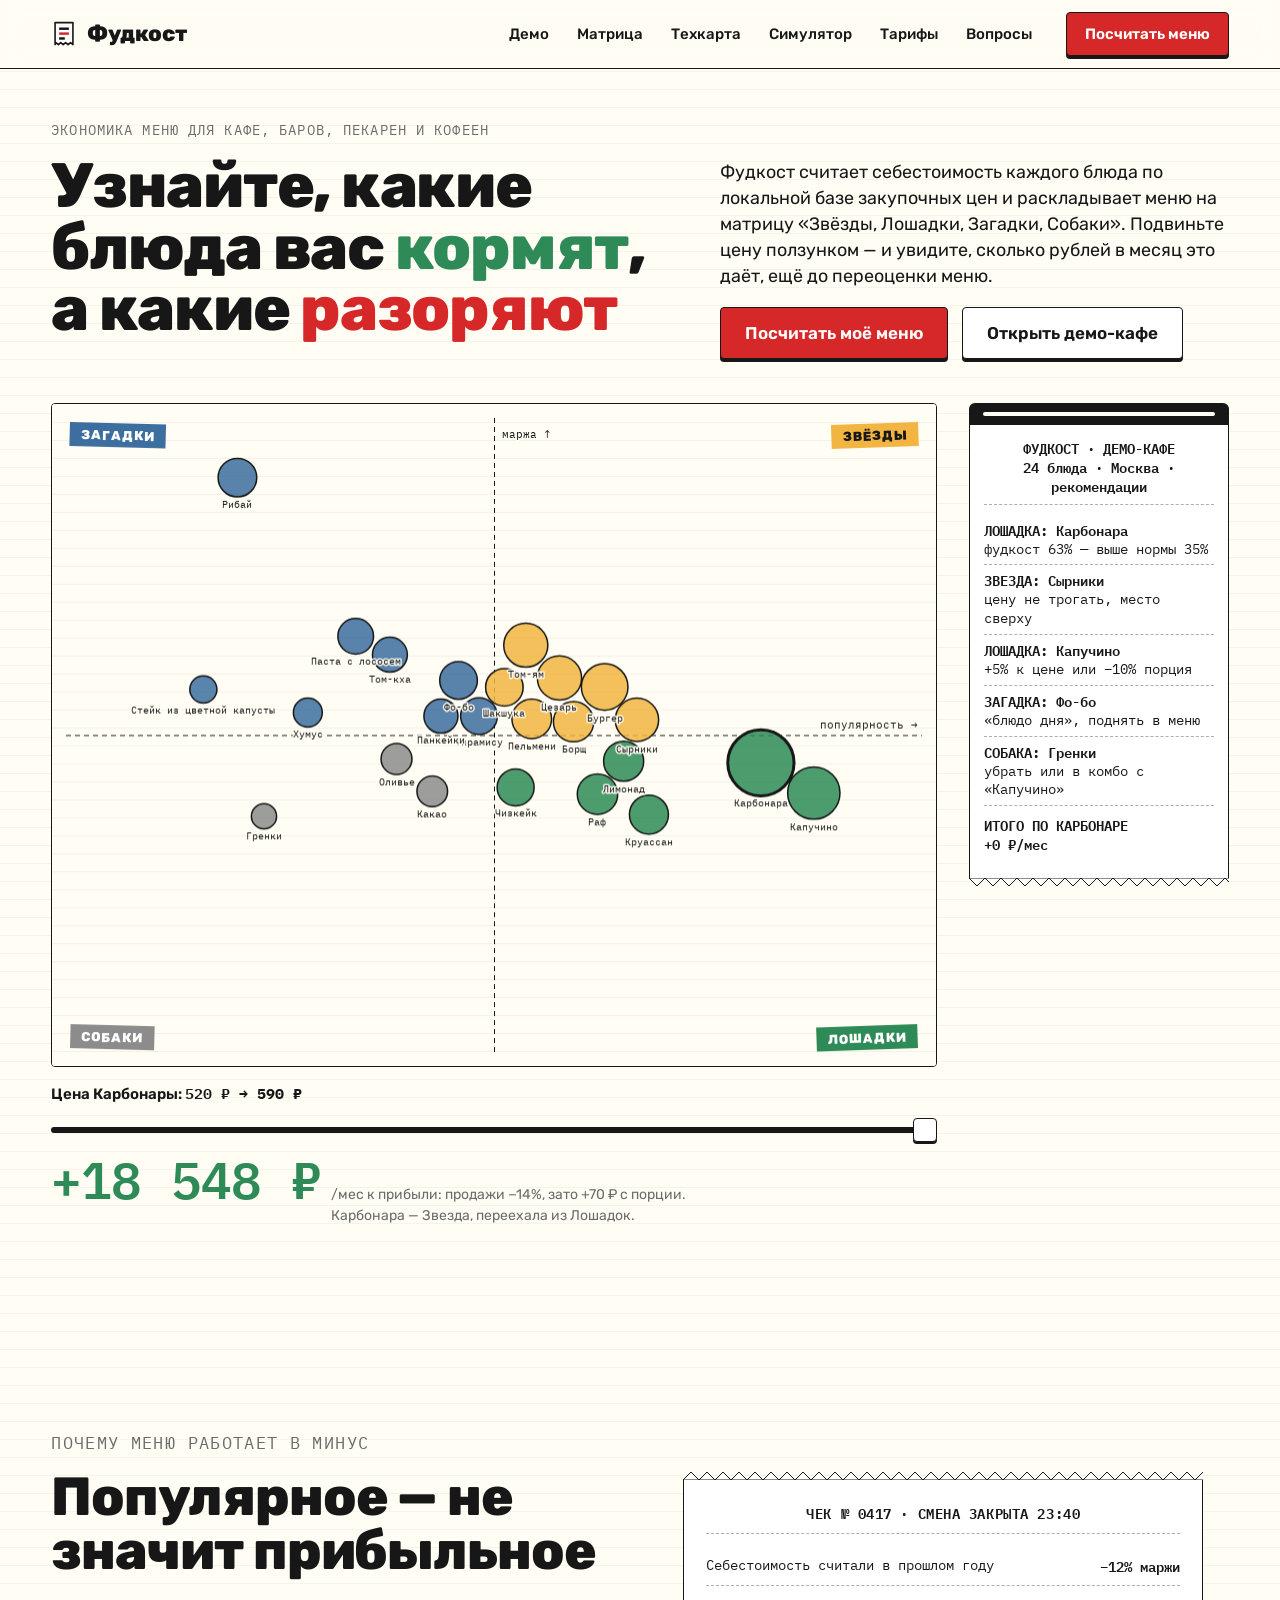
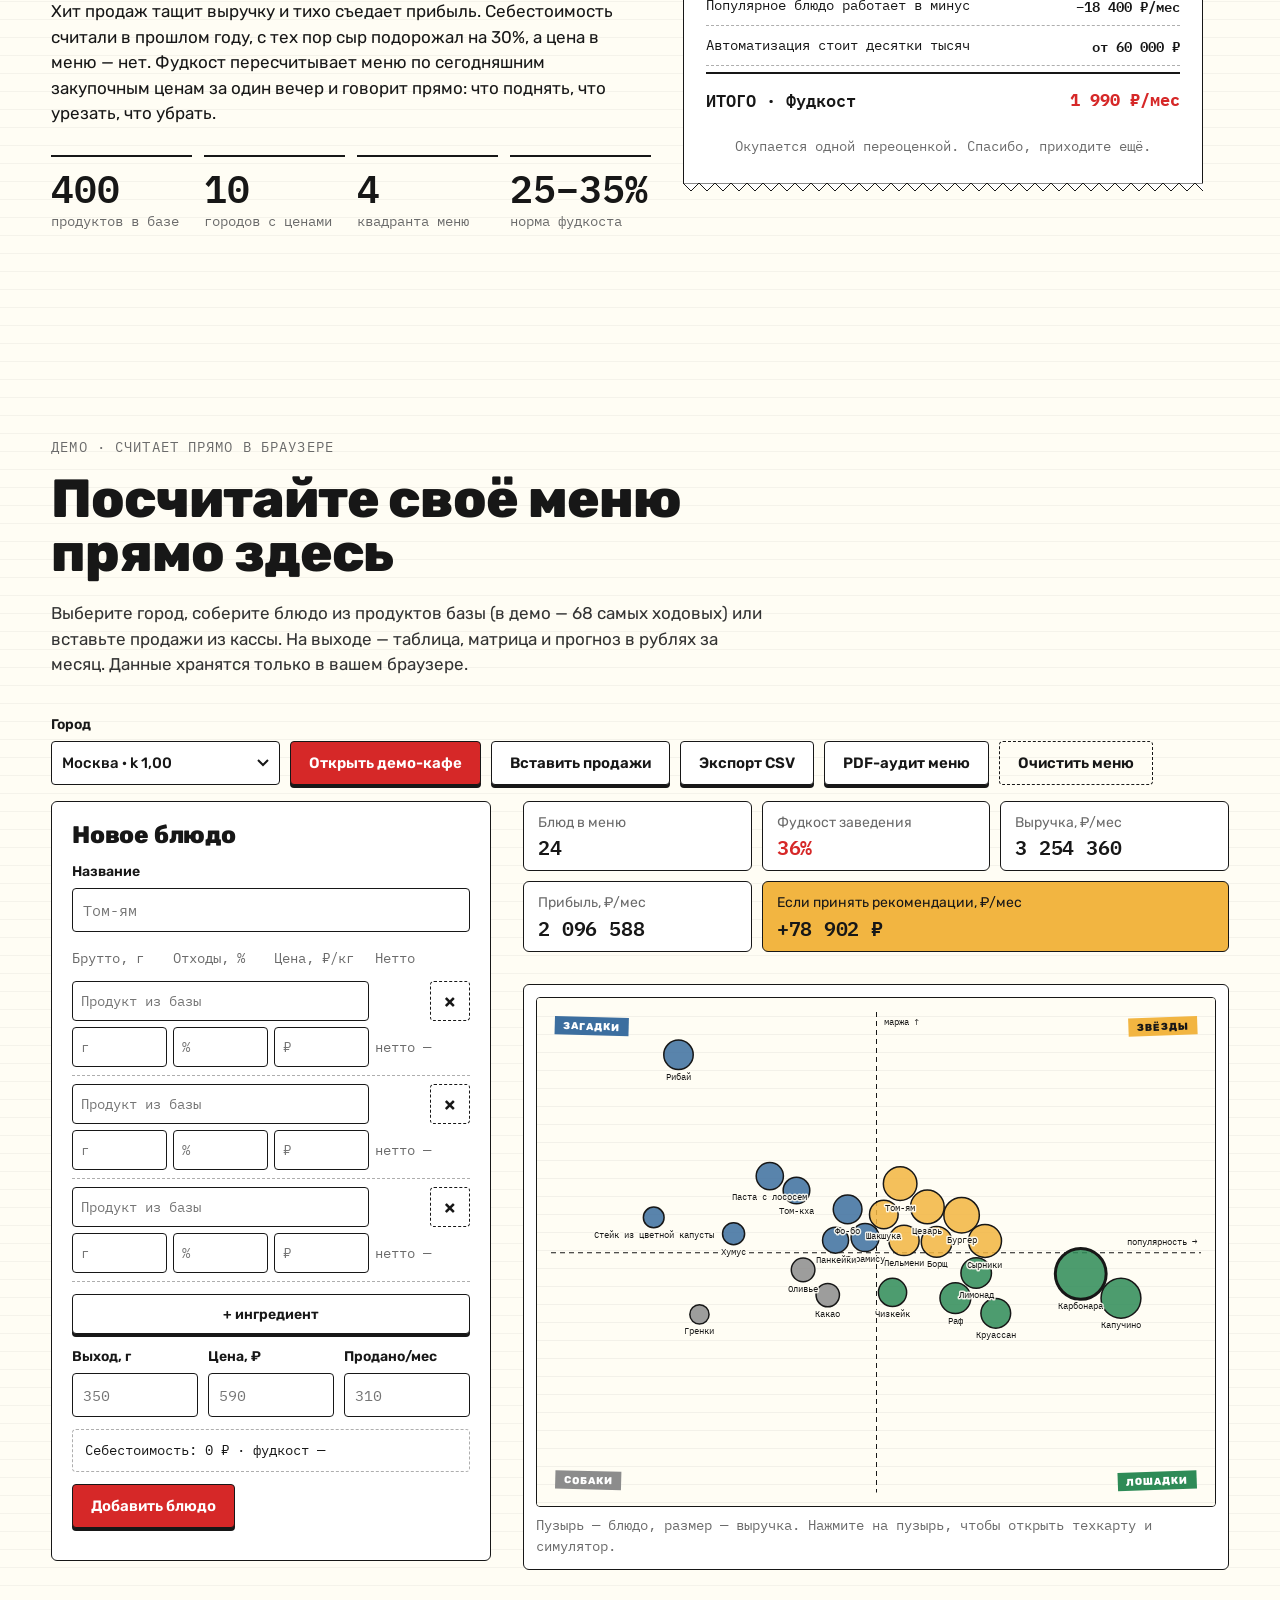
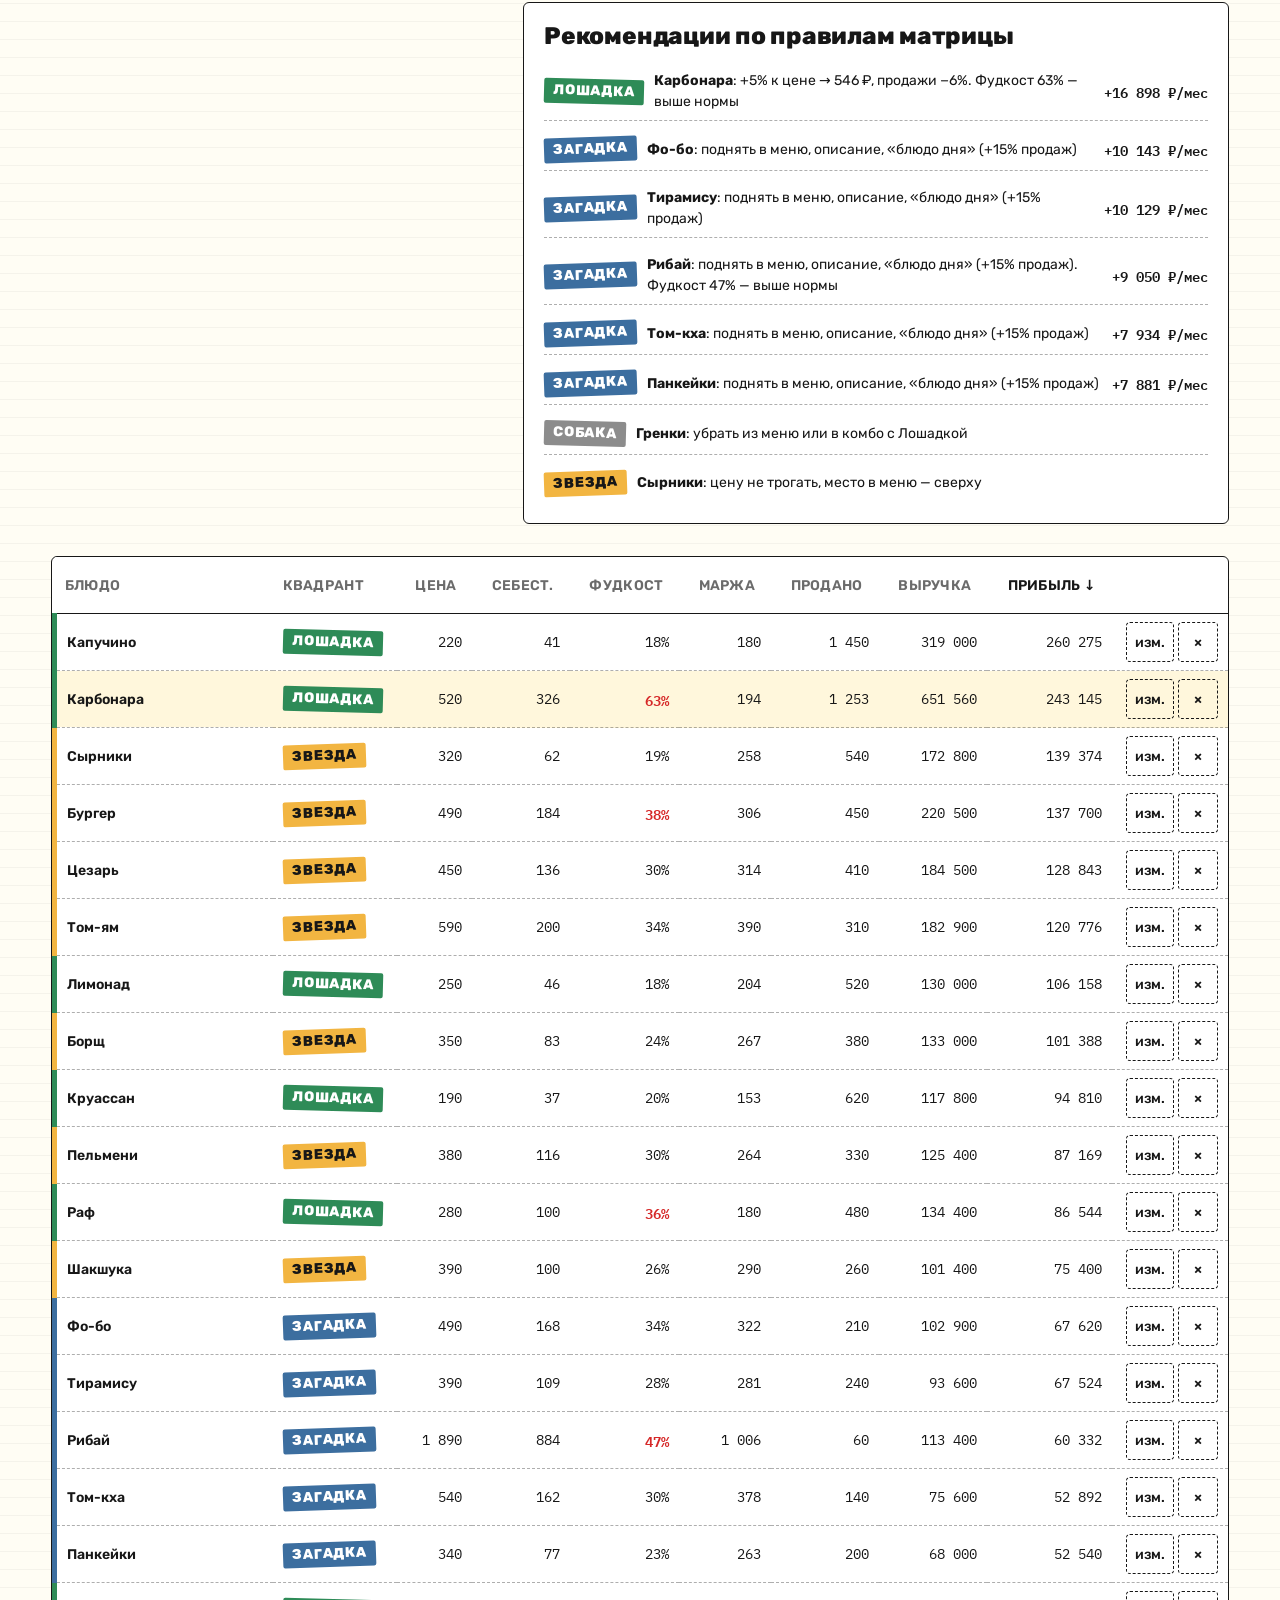
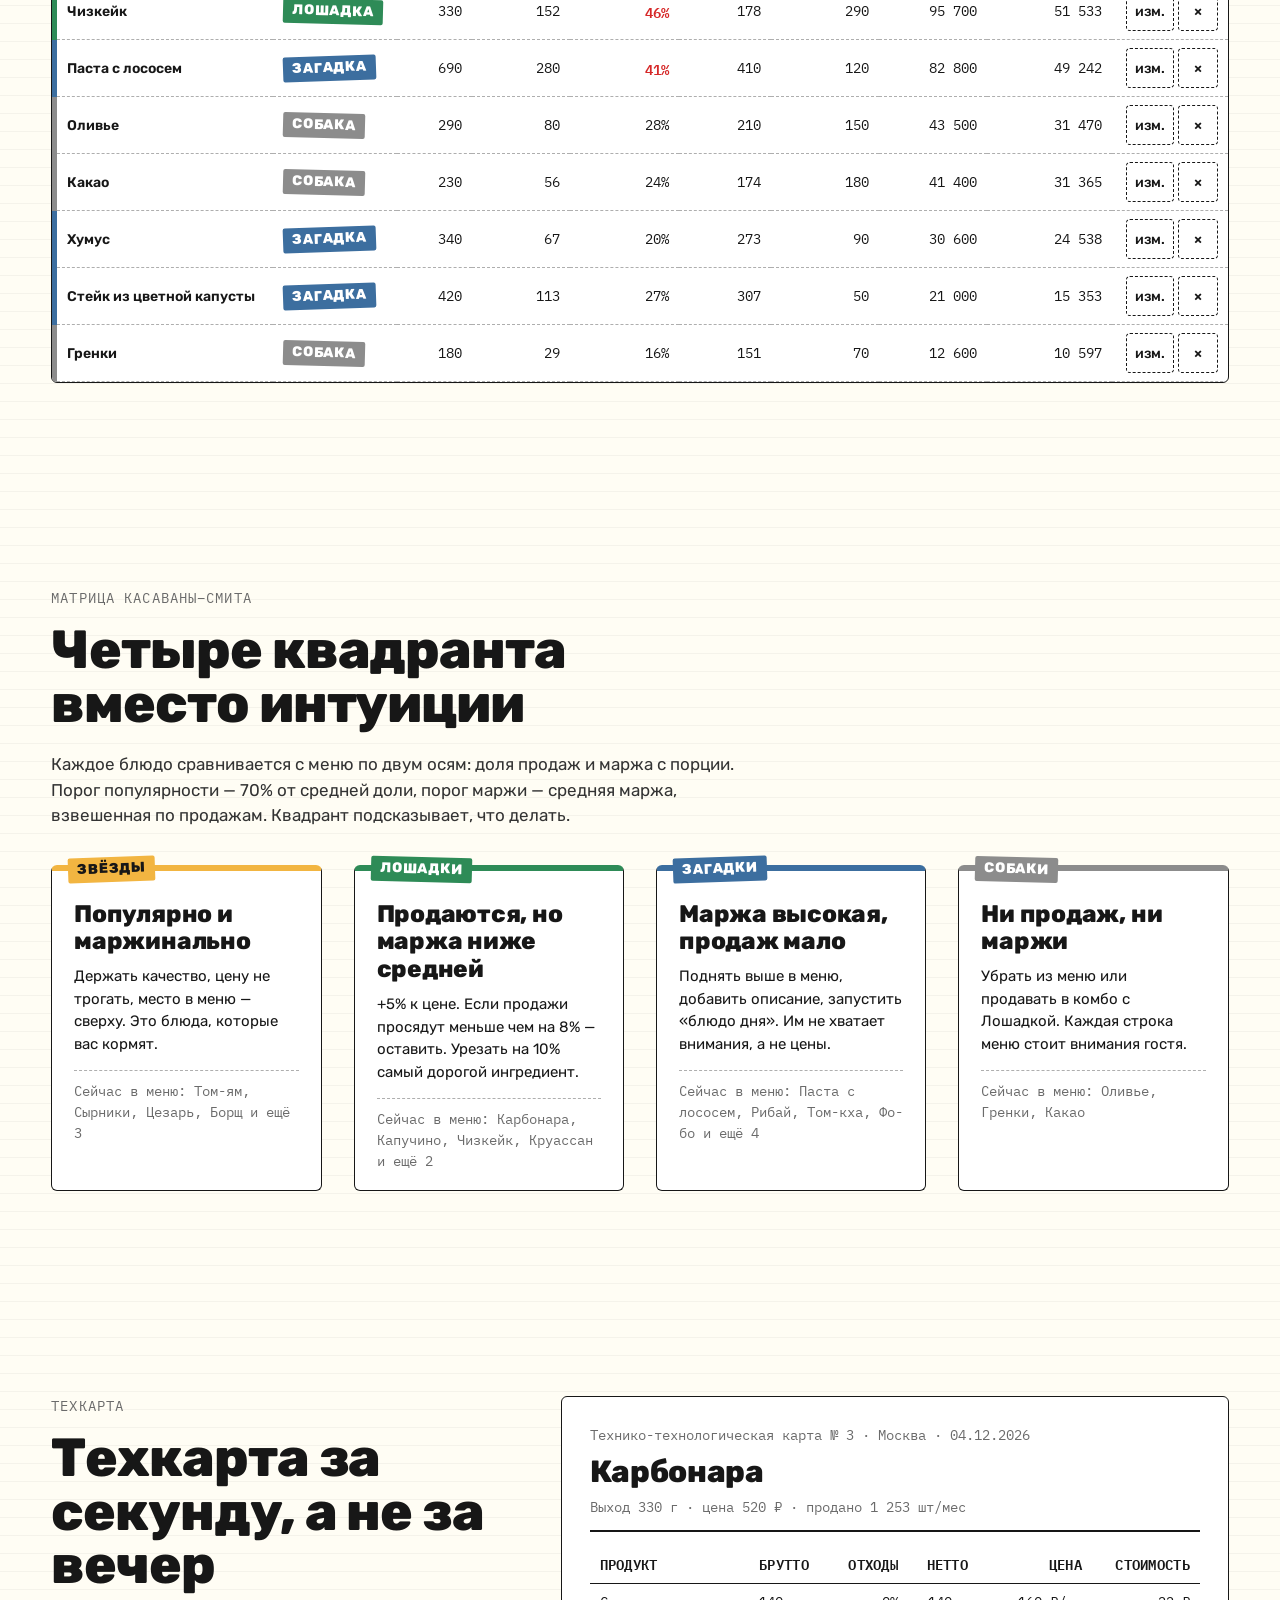
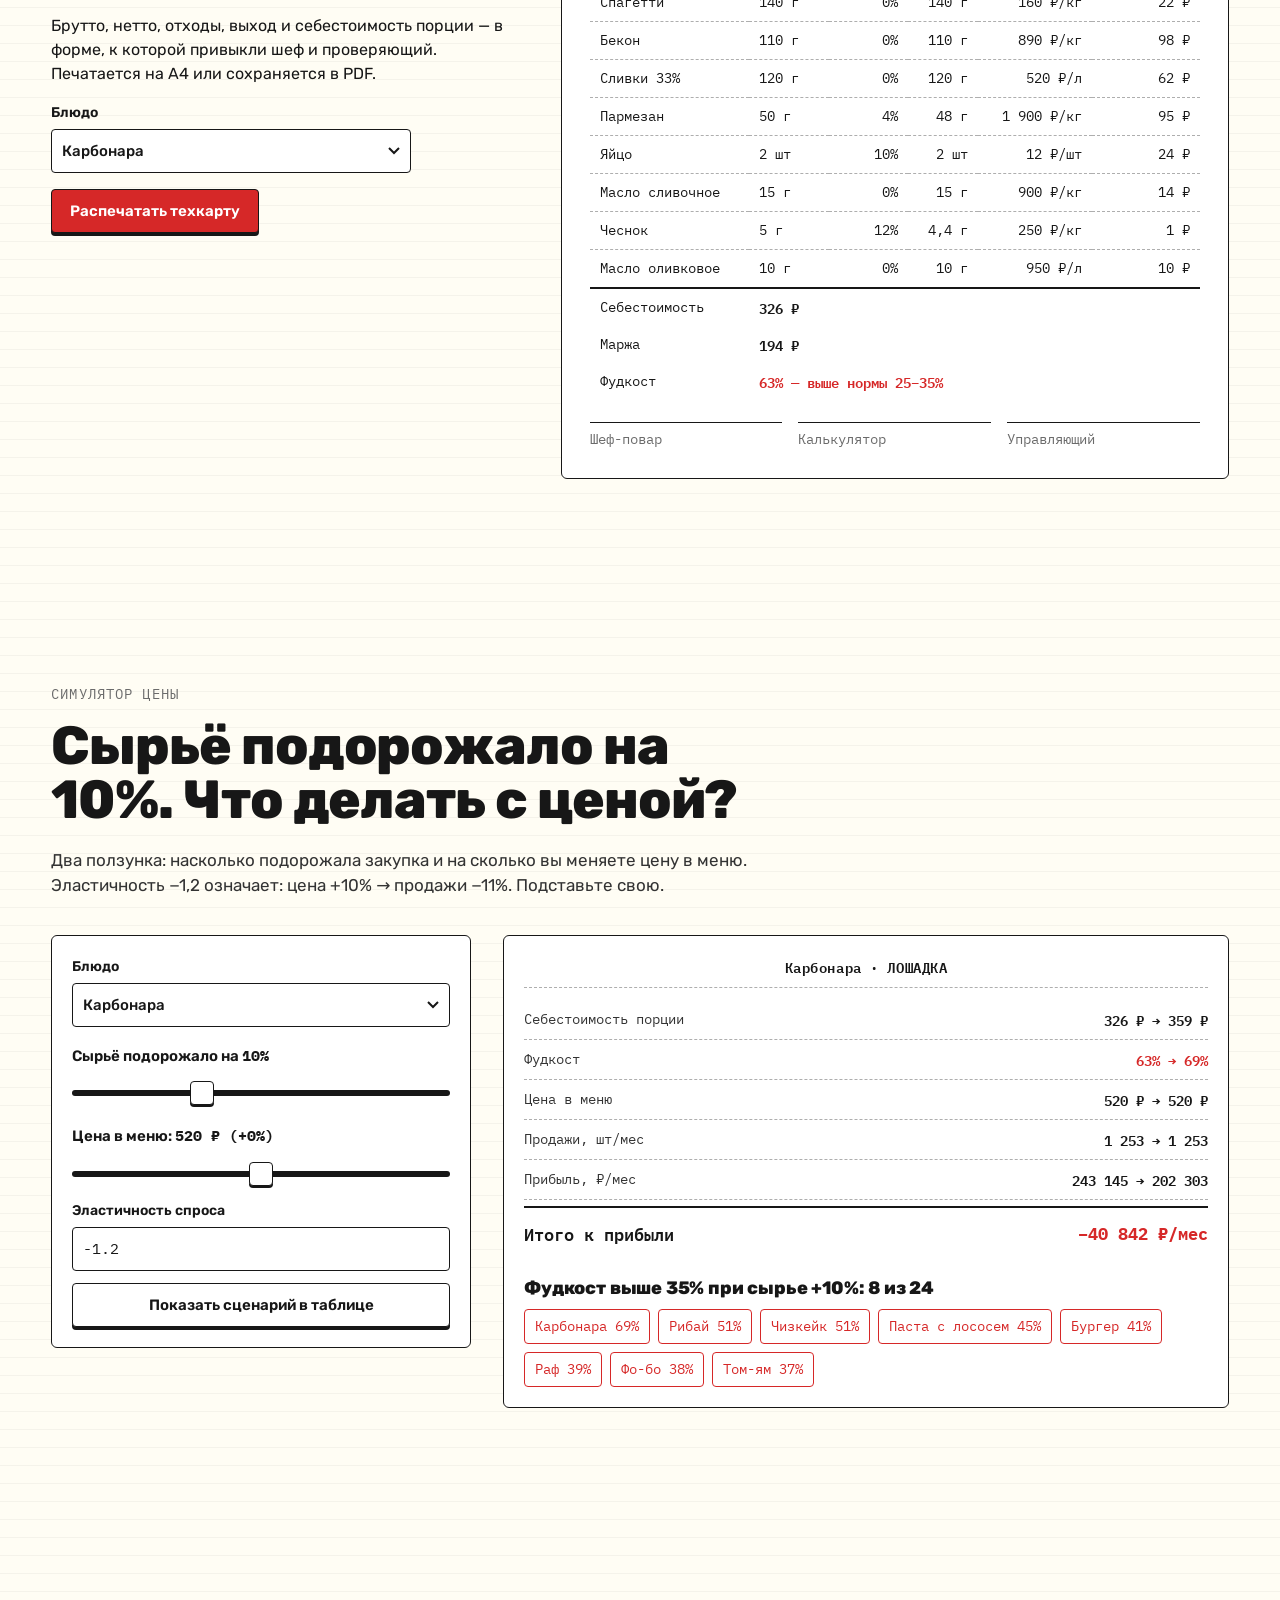
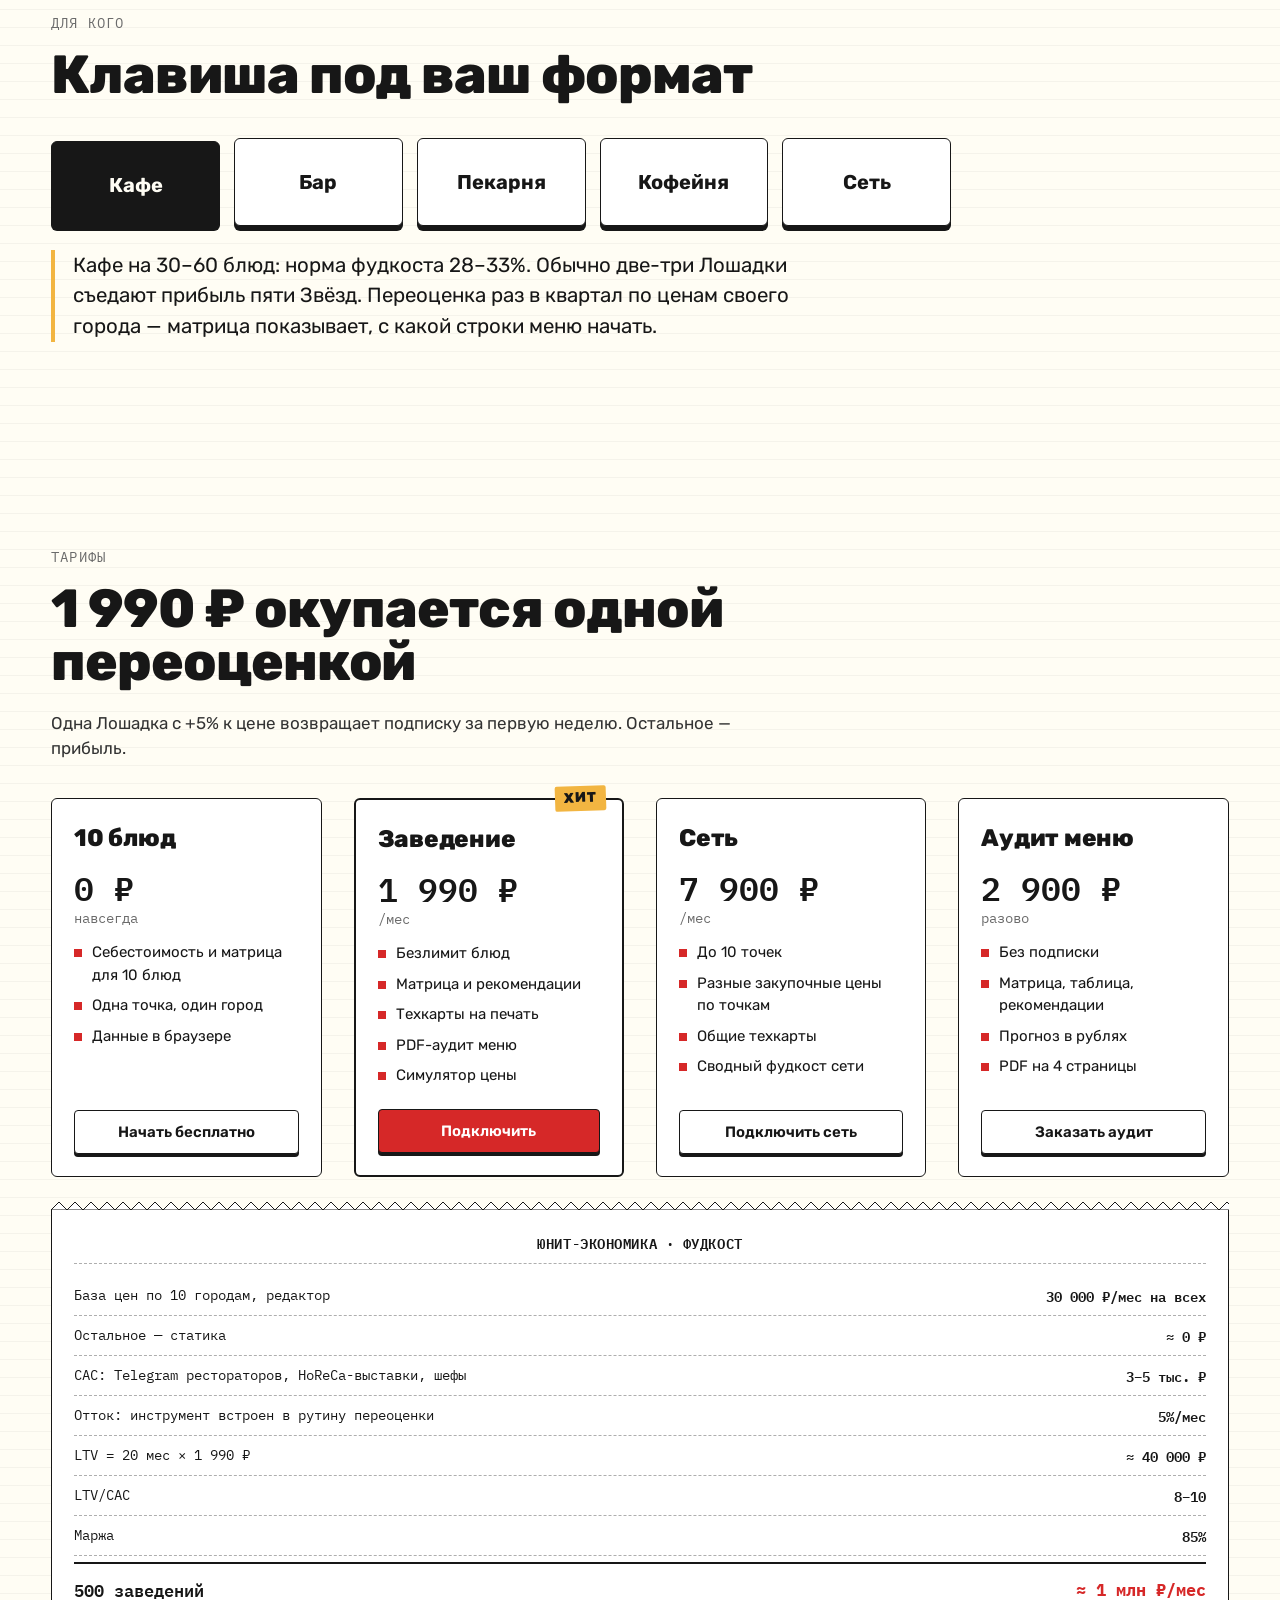
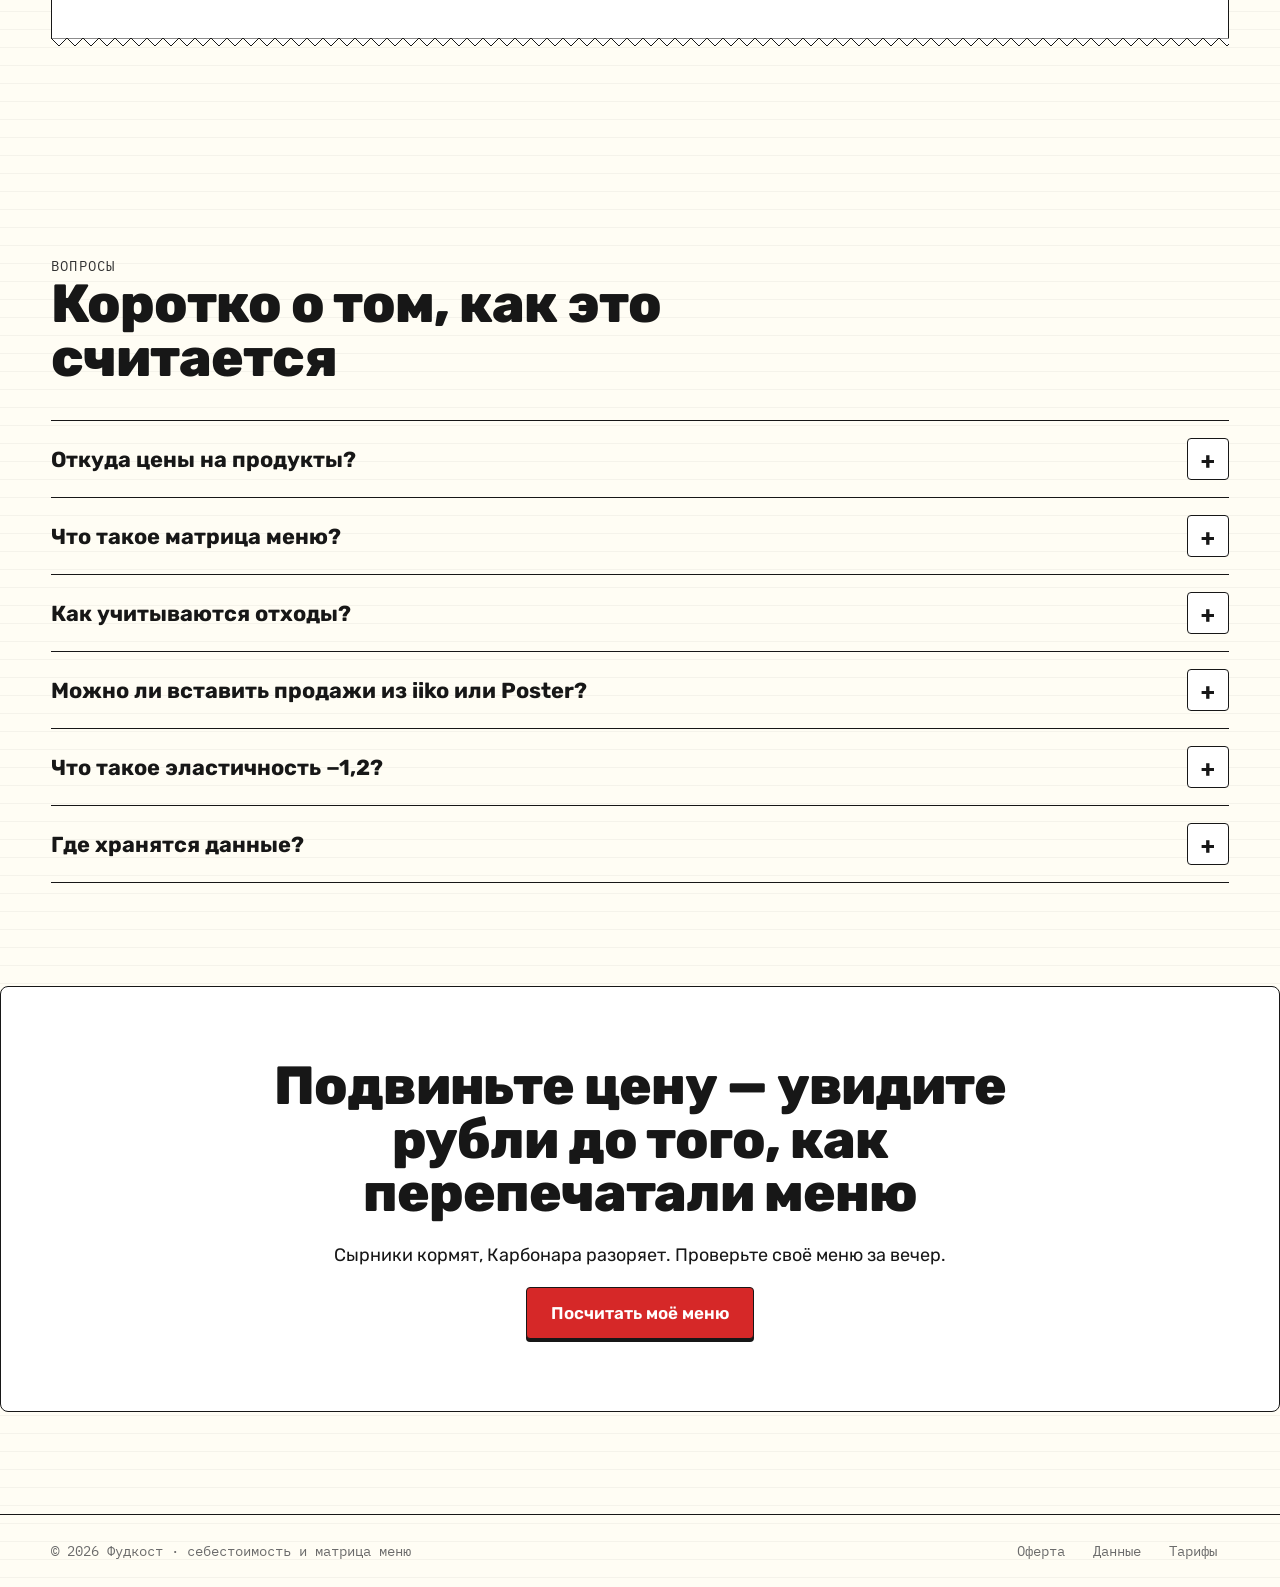
<file: sites/foodcost/index.html>
<!doctype html>
<html lang="ru">
<head>
<meta charset="utf-8">
<meta name="viewport" content="width=device-width, initial-scale=1">
<title>Фудкост — какие блюда вас кормят, а какие разоряют</title>
<meta name="description" content="Фудкост считает себестоимость каждого блюда по базе закупочных цен в 10 городах, раскладывает меню на матрицу «Звёзды, Лошадки, Загадки, Собаки» и показывает, сколько рублей в месяц даст переоценка. Демо работает в браузере.">
<link rel="preconnect" href="https://fonts.googleapis.com">
<link rel="preconnect" href="https://fonts.gstatic.com" crossorigin>
<link href="https://fonts.googleapis.com/css2?family=Rubik:wght@400;500;600;700;800&family=IBM+Plex+Mono:wght@400;500;600&display=swap" rel="stylesheet">
<link rel="stylesheet" href="styles.css">
<link rel="icon" href="data:image/svg+xml,<svg xmlns='http://www.w3.org/2000/svg' viewBox='0 0 32 32'><path d='M5 2h22v27l-3-2.5-3 2.5-3-2.5-3 2.5-3-2.5-3 2.5-3-2.5L5 29z' fill='%23fffdf4' stroke='%23171717' stroke-width='2' stroke-linejoin='round'/><rect x='10' y='8' width='12' height='3' fill='%23171717'/><rect x='10' y='14' width='12' height='3' fill='%23d62828'/><rect x='10' y='20' width='7' height='3' fill='%23171717'/></svg>">
</head>
<body>
<header class="nav" id="top">
  <a class="logo" href="#top" aria-label="Фудкост — на главную"><svg width="26" height="26" viewBox="0 0 32 32" aria-hidden="true"><path d="M5 2h22v27l-3-2.5-3 2.5-3-2.5-3 2.5-3-2.5-3 2.5-3-2.5L5 29z" fill="#fff" stroke="#171717" stroke-width="2" stroke-linejoin="round"/><rect x="10" y="8" width="12" height="3" fill="#171717"/><rect x="10" y="14" width="12" height="3" fill="#D62828"/><rect x="10" y="20" width="7" height="3" fill="#171717"/></svg>Фудкост</a>
  <nav id="menu" class="menu" aria-label="Разделы">
    <a href="#demo">Демо</a><a href="#matrix">Матрица</a><a href="#techcard">Техкарта</a><a href="#sim">Симулятор</a><a href="#pricing">Тарифы</a><a href="#faq">Вопросы</a>
  </nav>
  <a class="btn btn-red nav-cta" href="#demo">Посчитать меню</a>
  <button class="burger" id="burger" type="button" aria-label="Открыть меню" aria-expanded="false" aria-controls="menu"><span></span><span></span><span></span></button>
</header>

<main>
<!-- HERO: живая матрица демо-кафе + ползунок цены + чековый принтер -->
<section class="hero" aria-labelledby="h1">
  <div class="hero-head">
    <div class="reveal">
      <p class="eyebrow mono">Экономика меню для кафе, баров, пекарен и кофеен</p>
      <h1 id="h1">Узнайте, какие блюда вас <em class="g">кормят</em>, а какие <em class="r">разоряют</em></h1>
    </div>
    <div class="hero-side reveal">
      <p class="lead">Фудкост считает себестоимость каждого блюда по локальной базе закупочных цен и раскладывает меню на матрицу «Звёзды, Лошадки, Загадки, Собаки». Подвиньте цену ползунком — и увидите, сколько рублей в месяц это даёт, ещё до переоценки меню.</p>
      <div class="actions"><a class="btn btn-red btn-lg" href="#demo">Посчитать моё меню</a><button class="btn btn-lg" id="hero-demo" type="button">Открыть демо-кафе</button></div>
    </div>
  </div>
  <div class="stage reveal">
    <div class="board">
      <canvas id="hero-matrix" role="img" aria-label="Матрица меню демо-кафе: 24 блюда расставлены по популярности и марже"></canvas>
      <div class="hero-ctl">
        <label class="ctl-label" for="hero-price">Цена Карбонары: <span class="mono">520 ₽ → <b id="hero-price-out">520 ₽</b></span></label>
        <input class="range" type="range" id="hero-price" min="520" max="590" step="5" value="520">
        <div class="delta"><b id="hero-delta" class="mono">+0 ₽</b><span id="hero-note">/мес к прибыли. Подвиньте ползунок: эластичность −1,2 уже учтена</span></div>
      </div>
    </div>
    <div class="printer" aria-live="polite">
      <div class="slot" aria-hidden="true"></div>
      <div class="tape" id="tape">
        <p class="tape-head mono">ФУДКОСТ · ДЕМО-КАФЕ<br>24 блюда · Москва · рекомендации</p>
        <ol id="tape-lines" class="mono"></ol>
      </div>
    </div>
  </div>
</section>

<!-- БОЛЬ: чек-лента -->
<section class="pain" id="pain">
  <div class="pain-copy reveal">
    <p class="eyebrow mono">Почему меню работает в минус</p>
    <h2>Популярное — не значит прибыльное</h2>
    <p>Хит продаж тащит выручку и тихо съедает прибыль. Себестоимость считали в прошлом году, с тех пор сыр подорожал на 30%, а цена в меню — нет. Фудкост пересчитывает меню по сегодняшним закупочным ценам за один вечер и говорит прямо: что поднять, что урезать, что убрать.</p>
    <ul class="proof mono">
      <li><b data-count="400">0</b><span>продуктов в базе</span></li>
      <li><b data-count="10">0</b><span>городов с ценами</span></li>
      <li><b data-count="4">0</b><span>квадранта меню</span></li>
      <li><b>25–35%</b><span>норма фудкоста</span></li>
    </ul>
  </div>
  <div class="receipt reveal" aria-label="Чек: что не так с меню">
    <p class="r-head">ЧЕК № 0417 · СМЕНА ЗАКРЫТА 23:40</p>
    <div class="r-line"><span>Себестоимость считали в прошлом году</span><b>−12% маржи</b></div>
    <div class="r-line"><span>Популярное блюдо работает в минус</span><b>−18 400 ₽/мес</b></div>
    <div class="r-line"><span>Автоматизация стоит десятки тысяч</span><b>от 60 000 ₽</b></div>
    <div class="r-total"><span>ИТОГО · Фудкост</span><b>1 990 ₽/мес</b></div>
    <p class="r-foot">Окупается одной переоценкой. Спасибо, приходите ещё.</p>
  </div>
</section>

<!-- ДЕМО: калькулятор себестоимости и матрица -->
<section class="demo" id="demo">
  <div class="sec-head reveal">
    <p class="eyebrow mono">Демо · считает прямо в браузере</p>
    <h2>Посчитайте своё меню прямо здесь</h2>
    <p>Выберите город, соберите блюдо из продуктов базы (в демо — 68 самых ходовых) или вставьте продажи из кассы. На выходе — таблица, матрица и прогноз в рублях за месяц. Данные хранятся только в вашем браузере.</p>
  </div>
  <div class="toolbar reveal">
    <label class="field">Город<select id="city"><option value="1">Москва · k 1,00</option><option value=".97">Санкт-Петербург · k 0,97</option><option value=".93">Новосибирск · k 0,93</option><option value=".92">Екатеринбург · k 0,92</option><option value=".9">Казань · k 0,90</option><option value=".9">Нижний Новгород · k 0,90</option><option value=".89">Самара · k 0,89</option><option value=".89">Ростов-на-Дону · k 0,89</option><option value=".88">Краснодар · k 0,88</option><option value=".88">Уфа · k 0,88</option></select></label>
    <button class="btn btn-red" id="demo-load" type="button">Открыть демо-кафе</button>
    <button class="btn" id="paste-toggle" type="button" aria-expanded="false" aria-controls="paste-box">Вставить продажи</button>
    <button class="btn" id="export-csv" type="button">Экспорт CSV</button>
    <button class="btn" id="print-audit" type="button">PDF-аудит меню</button>
    <button class="btn btn-ghost" id="demo-clear" type="button">Очистить меню</button>
    <span class="scenario mono" id="scenario-badge" hidden>сценарий: сырьё +10%</span>
  </div>
  <div class="paste card" id="paste-box" hidden>
    <label for="paste">Название;цена;продано — по строке на блюдо. Подходит выгрузка из iiko, Poster, r_keeper (CSV или TSV)</label>
    <textarea id="paste" rows="4" placeholder="Карбонара;520;260&#10;Сырники;320;540"></textarea>
    <div class="row"><button class="btn" id="paste-apply" type="button">Применить к меню</button><span class="hint mono" id="paste-out"></span></div>
  </div>

  <div class="demo-grid">
    <form class="card form reveal" id="dish-form" autocomplete="off" novalidate>
      <h3 id="form-title">Новое блюдо</h3>
      <label class="field">Название<input id="d-name" type="text" placeholder="Том-ям" required></label>
      <div class="ing-head mono" aria-hidden="true"><span>Брутто, г</span><span>Отходы, %</span><span>Цена, ₽/кг</span><span>Нетто</span></div>
      <div class="ings" id="ings"></div>
      <button type="button" class="btn btn-sm" id="add-ing">+ ингредиент</button>
      <div class="grid3">
        <label class="field">Выход, г<input type="number" id="d-yield" min="0" step="1" placeholder="350"></label>
        <label class="field">Цена, ₽<input type="number" id="d-price" min="1" step="1" placeholder="590" required></label>
        <label class="field">Продано/мес<input type="number" id="d-sold" min="0" step="1" placeholder="310" required></label>
      </div>
      <p class="calc mono" id="d-calc">Себестоимость: 0 ₽ · фудкост —</p>
      <div class="row"><button class="btn btn-red" type="submit" id="d-submit">Добавить блюдо</button><button class="btn btn-ghost" type="button" id="d-cancel" hidden>Отмена</button></div>
      <p class="hint" id="form-msg" aria-live="polite"></p>
      <datalist id="products"></datalist>
    </form>

    <div class="results">
      <div class="kpis reveal" id="kpis">
        <div class="kpi"><span>Блюд в меню</span><b id="k-n" class="mono">0</b></div>
        <div class="kpi"><span>Фудкост заведения</span><b id="k-fc" class="mono">0%</b></div>
        <div class="kpi"><span>Выручка, ₽/мес</span><b id="k-rev" class="mono">0</b></div>
        <div class="kpi"><span>Прибыль, ₽/мес</span><b id="k-profit" class="mono">0</b></div>
        <div class="kpi kpi-hot"><span>Если принять рекомендации, ₽/мес</span><b id="k-fore" class="mono">+0 ₽</b></div>
      </div>
      <div class="mx-wrap card reveal">
        <canvas id="demo-matrix" role="img" aria-label="Матрица вашего меню. Нажмите на пузырь, чтобы выбрать блюдо"></canvas>
        <p class="hint mono">Пузырь — блюдо, размер — выручка. Нажмите на пузырь, чтобы открыть техкарту и симулятор.</p>
      </div>
      <div class="recs card reveal">
        <h3>Рекомендации по правилам матрицы</h3>
        <ol id="recs" class="rec-list"></ol>
      </div>
    </div>
  </div>

  <div class="table-wrap card reveal">
    <table id="table" class="mono">
      <thead><tr>
        <th scope="col">Блюдо</th><th scope="col">Квадрант</th>
        <th scope="col"><button type="button" class="sort" data-sort="price">Цена</button></th>
        <th scope="col"><button type="button" class="sort" data-sort="cost">Себест.</button></th>
        <th scope="col"><button type="button" class="sort" data-sort="fc">Фудкост</button></th>
        <th scope="col"><button type="button" class="sort" data-sort="margin">Маржа</button></th>
        <th scope="col"><button type="button" class="sort" data-sort="sold">Продано</button></th>
        <th scope="col" class="opt"><button type="button" class="sort" data-sort="rev">Выручка</button></th>
        <th scope="col" class="opt"><button type="button" class="sort" data-sort="profit">Прибыль</button></th>
        <th scope="col"><span class="vh">Действия</span></th>
      </tr></thead>
      <tbody id="tbody"></tbody>
    </table>
    <p class="empty" id="empty" hidden>Меню пустое. Добавьте блюдо слева или нажмите «Открыть демо-кафе».</p>
  </div>
</section>

<!-- МАТРИЦА: объяснитель -->
<section class="matrix" id="matrix">
  <div class="sec-head reveal">
    <p class="eyebrow mono">Матрица Касаваны–Смита</p>
    <h2>Четыре квадранта вместо интуиции</h2>
    <p>Каждое блюдо сравнивается с меню по двум осям: доля продаж и маржа с порции. Порог популярности — 70% от средней доли, порог маржи — средняя маржа, взвешенная по продажам. Квадрант подсказывает, что делать.</p>
  </div>
  <div class="quads">
    <article class="quad reveal q-star"><span class="sticker" style="--c:#F2B541;--i:#171717">Звёзды</span><h3>Популярно и маржинально</h3><p>Держать качество, цену не трогать, место в меню — сверху. Это блюда, которые вас кормят.</p><p class="ex mono" data-q="star"></p></article>
    <article class="quad reveal q-horse"><span class="sticker" style="--c:#2E8B57;--i:#fff">Лошадки</span><h3>Продаются, но маржа ниже средней</h3><p>+5% к цене. Если продажи просядут меньше чем на 8% — оставить. Урезать на 10% самый дорогой ингредиент.</p><p class="ex mono" data-q="horse"></p></article>
    <article class="quad reveal q-puzzle"><span class="sticker" style="--c:#3C6E9F;--i:#fff">Загадки</span><h3>Маржа высокая, продаж мало</h3><p>Поднять выше в меню, добавить описание, запустить «блюдо дня». Им не хватает внимания, а не цены.</p><p class="ex mono" data-q="puzzle"></p></article>
    <article class="quad reveal q-dog"><span class="sticker" style="--c:#8C8C8C;--i:#fff">Собаки</span><h3>Ни продаж, ни маржи</h3><p>Убрать из меню или продавать в комбо с Лошадкой. Каждая строка меню стоит внимания гостя.</p><p class="ex mono" data-q="dog"></p></article>
  </div>
</section>

<!-- ТЕХКАРТА -->
<section class="tech" id="techcard">
  <div class="tech-copy reveal">
    <p class="eyebrow mono">Техкарта</p>
    <h2>Техкарта за секунду, а не за вечер</h2>
    <p>Брутто, нетто, отходы, выход и себестоимость порции — в форме, к которой привыкли шеф и проверяющий. Печатается на A4 или сохраняется в PDF.</p>
    <label class="field">Блюдо<select id="tc-dish"></select></label>
    <button class="btn btn-red" id="print-tc" type="button">Распечатать техкарту</button>
  </div>
  <article class="tc card reveal" id="tc" aria-live="polite"></article>
</section>

<!-- СИМУЛЯТОР ЦЕНЫ -->
<section class="sim" id="sim">
  <div class="sec-head reveal">
    <p class="eyebrow mono">Симулятор цены</p>
    <h2>Сырьё подорожало на 10%. Что делать с ценой?</h2>
    <p>Два ползунка: насколько подорожала закупка и на сколько вы меняете цену в меню. Эластичность −1,2 означает: цена +10% → продажи −11%. Подставьте свою.</p>
  </div>
  <div class="sim-grid">
    <div class="card sim-ctl reveal">
      <label class="field">Блюдо<select id="sim-dish"></select></label>
      <label class="ctl-label" for="sim-raw">Сырьё подорожало на <b id="sim-raw-out" class="mono">10%</b></label>
      <input class="range" type="range" id="sim-raw" min="0" max="30" step="1" value="10">
      <label class="ctl-label" for="sim-price">Цена в меню: <b id="sim-price-out" class="mono">520 ₽ (0%)</b></label>
      <input class="range" type="range" id="sim-price" min="-30" max="30" step="1" value="0">
      <label class="field">Эластичность спроса<input type="number" id="sim-el" step="0.1" min="-3" max="0" value="-1.2"></label>
      <button class="btn" id="sim-apply" type="button" aria-pressed="false">Показать сценарий в таблице</button>
    </div>
    <div class="card sim-out reveal">
      <div class="r-lines" id="sim-out"></div>
      <h3 id="sim-over-title">Фудкост выше 35% при сырье +10%</h3>
      <ul id="sim-over" class="mono over"></ul>
    </div>
  </div>
</section>

<!-- ДЛЯ КОГО: клавиши кассы -->
<section class="who" id="who">
  <div class="sec-head reveal"><p class="eyebrow mono">Для кого</p><h2>Клавиша под ваш формат</h2></div>
  <div class="keys reveal" id="keys">
    <button class="key" type="button" aria-pressed="true" data-k="cafe">Кафе</button>
    <button class="key" type="button" aria-pressed="false" data-k="bar">Бар</button>
    <button class="key" type="button" aria-pressed="false" data-k="bakery">Пекарня</button>
    <button class="key" type="button" aria-pressed="false" data-k="coffee">Кофейня</button>
    <button class="key" type="button" aria-pressed="false" data-k="chain">Сеть</button>
  </div>
  <div class="key-out reveal" id="key-out" aria-live="polite">
    <p data-k="cafe">Кафе на 30–60 блюд: норма фудкоста 28–33%. Обычно две-три Лошадки съедают прибыль пяти Звёзд. Переоценка раз в квартал по ценам своего города — матрица показывает, с какой строки меню начать.</p>
    <p data-k="bar" hidden>Бар: коктейли с фудкостом 15–20% и кухня с 40%. Пороги считаются по вашему меню, а комбо «Собака + Лошадка» вытаскивает закуски, которые иначе лежат мёртвым грузом.</p>
    <p data-k="bakery" hidden>Пекарня: маржа в рублях маленькая, объёмы большие. +5 ₽ к круассану при 620 штуках в месяц — это +3 100 ₽, а по витрине из 40 позиций — десятки тысяч. Считаем по граммам муки и масла.</p>
    <p data-k="coffee" hidden>Кофейня: молоко и зерно — 80% себестоимости. Раф на сливках почти всегда Лошадка. Матрица находит, где поднять цену на 10 ₽ без потери гостей, симулятор показывает рубли до переоценки.</p>
    <p data-k="chain" hidden>Сеть до 10 точек: разные закупочные цены по городам, общие техкарты, сводный фудкост. Видно, в какой точке Карбонара кормит, а в какой разоряет.</p>
  </div>
</section>

<!-- ТАРИФЫ -->
<section class="pricing" id="pricing">
  <div class="sec-head reveal"><p class="eyebrow mono">Тарифы</p><h2>1 990 ₽ окупается одной переоценкой</h2><p>Одна Лошадка с +5% к цене возвращает подписку за первую неделю. Остальное — прибыль.</p></div>
  <div class="plans">
    <article class="plan card reveal"><h3>10 блюд</h3><p class="price mono">0 ₽<small>навсегда</small></p><ul><li>Себестоимость и матрица для 10 блюд</li><li>Одна точка, один город</li><li>Данные в браузере</li></ul><a class="btn btn-wide" href="#demo">Начать бесплатно</a></article>
    <article class="plan card plan-hot reveal"><span class="sticker" style="--c:#F2B541;--i:#171717">Хит</span><h3>Заведение</h3><p class="price mono">1 990 ₽<small>/мес</small></p><ul><li>Безлимит блюд</li><li>Матрица и рекомендации</li><li>Техкарты на печать</li><li>PDF-аудит меню</li><li>Симулятор цены</li></ul><a class="btn btn-red btn-wide" href="#demo">Подключить</a></article>
    <article class="plan card reveal"><h3>Сеть</h3><p class="price mono">7 900 ₽<small>/мес</small></p><ul><li>До 10 точек</li><li>Разные закупочные цены по точкам</li><li>Общие техкарты</li><li>Сводный фудкост сети</li></ul><a class="btn btn-wide" href="#demo">Подключить сеть</a></article>
    <article class="plan card reveal"><h3>Аудит меню</h3><p class="price mono">2 900 ₽<small>разово</small></p><ul><li>Без подписки</li><li>Матрица, таблица, рекомендации</li><li>Прогноз в рублях</li><li>PDF на 4 страницы</li></ul><button class="btn btn-wide" id="plan-audit" type="button">Заказать аудит</button></article>
  </div>
  <div class="receipt unit reveal" aria-label="Юнит-экономика">
    <p class="r-head">ЮНИТ-ЭКОНОМИКА · ФУДКОСТ</p>
    <div class="r-line"><span>База цен по 10 городам, редактор</span><b>30 000 ₽/мес на всех</b></div>
    <div class="r-line"><span>Остальное — статика</span><b>≈ 0 ₽</b></div>
    <div class="r-line"><span>CAC: Telegram рестораторов, HoReCa-выставки, шефы</span><b>3–5 тыс. ₽</b></div>
    <div class="r-line"><span>Отток: инструмент встроен в рутину переоценки</span><b>5%/мес</b></div>
    <div class="r-line"><span>LTV = 20 мес × 1 990 ₽</span><b>≈ 40 000 ₽</b></div>
    <div class="r-line"><span>LTV/CAC</span><b>8–10</b></div>
    <div class="r-line"><span>Маржа</span><b>85%</b></div>
    <div class="r-total"><span>500 заведений</span><b>≈ 1 млн ₽/мес</b></div>
  </div>
</section>

<!-- FAQ -->
<section class="faq" id="faq">
  <div class="sec-head reveal"><p class="eyebrow mono">Вопросы</p><h2>Коротко о том, как это считается</h2></div>
  <details class="reveal"><summary>Откуда цены на продукты?</summary><p>Из базы средних закупочных цен: Москва — база, остальные девять городов через коэффициент (Петербург 0,97, Казань 0,90, Уфа 0,88). Любую цену можно поправить под чек своего поставщика прямо в строке ингредиента — расчёт пересчитается сразу.</p></details>
  <details class="reveal"><summary>Что такое матрица меню?</summary><p>Метод Касаваны–Смита: блюда сравниваются по доле продаж и марже с порции. Популярно — доля не ниже 70% от средней. Маржинально — маржа не ниже средней по меню, взвешенной по продажам. Так получаются Звёзды, Лошадки, Загадки и Собаки, и у каждого квадранта своё действие.</p></details>
  <details class="reveal"><summary>Как учитываются отходы?</summary><p>Брутто — что вы купили, нетто — что попало в тарелку. Себестоимость считается по брутто, выход порции — по нетто. Процент отходов берётся из базы (лук 16%, картофель 25%, креветки 40%) и редактируется в каждой строке техкарты.</p></details>
  <details class="reveal"><summary>Можно ли вставить продажи из iiko или Poster?</summary><p>Да. Выгрузите отчёт по продажам в CSV, скопируйте колонки «название; цена; продано» и вставьте в окно «Вставить продажи». Фудкост сопоставит блюда по названию, новые добавит без техкарты. Обратно — экспорт CSV одной кнопкой.</p></details>
  <details class="reveal"><summary>Что такое эластичность −1,2?</summary><p>На сколько процентов упадут продажи при росте цены на 1%. Для кафе −1,2 — рабочее среднее: цена +10% → продажи −11%. У Звёзд обычно около −0,8, у блюд с заменителями до −2. Число редактируется в симуляторе, прогноз пересчитывается сразу.</p></details>
  <details class="reveal"><summary>Где хранятся данные?</summary><p>В вашем браузере, в localStorage (ключ foodcost:v1). На сервер ничего не уходит, регистрации нет. Очистить — одной кнопкой в демо. Вместо отзывов у нас демо-кафе на 24 блюда: откройте и проверьте расчёт сами.</p></details>
</section>

<section class="cta reveal">
  <h2>Подвиньте цену — увидите рубли до того, как перепечатали меню</h2>
  <p>Сырники кормят, Карбонара разоряет. Проверьте своё меню за вечер.</p>
  <a class="btn btn-red btn-lg" href="#demo">Посчитать моё меню</a>
</section>
</main>

<footer class="footer">
  <span class="mono">© 2026 Фудкост · себестоимость и матрица меню</span>
  <nav class="mono" aria-label="Документы"><a href="#top">Оферта</a><a href="#faq">Данные</a><a href="#pricing">Тарифы</a></nav>
</footer>

<div id="print-root" class="print-root" aria-hidden="true"></div>
<script src="app.js"></script>
</body>
</html>
</file>
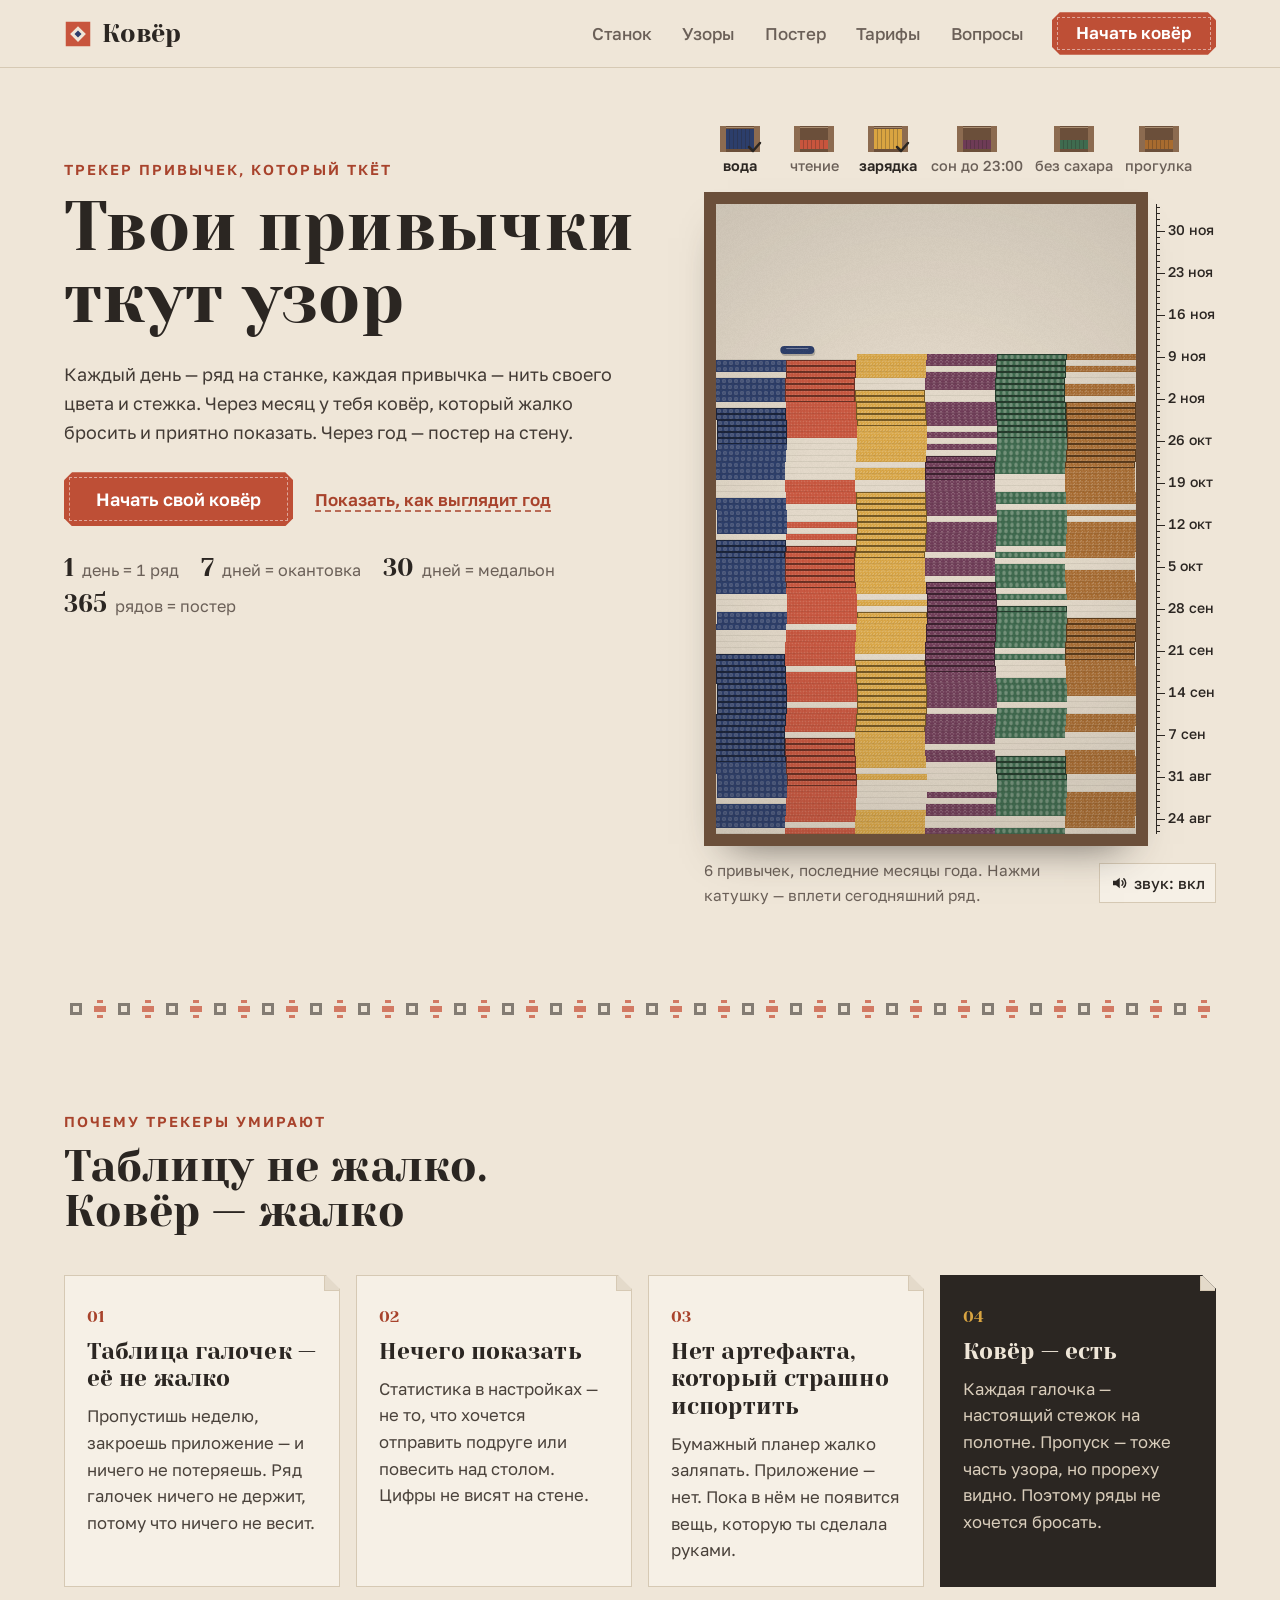
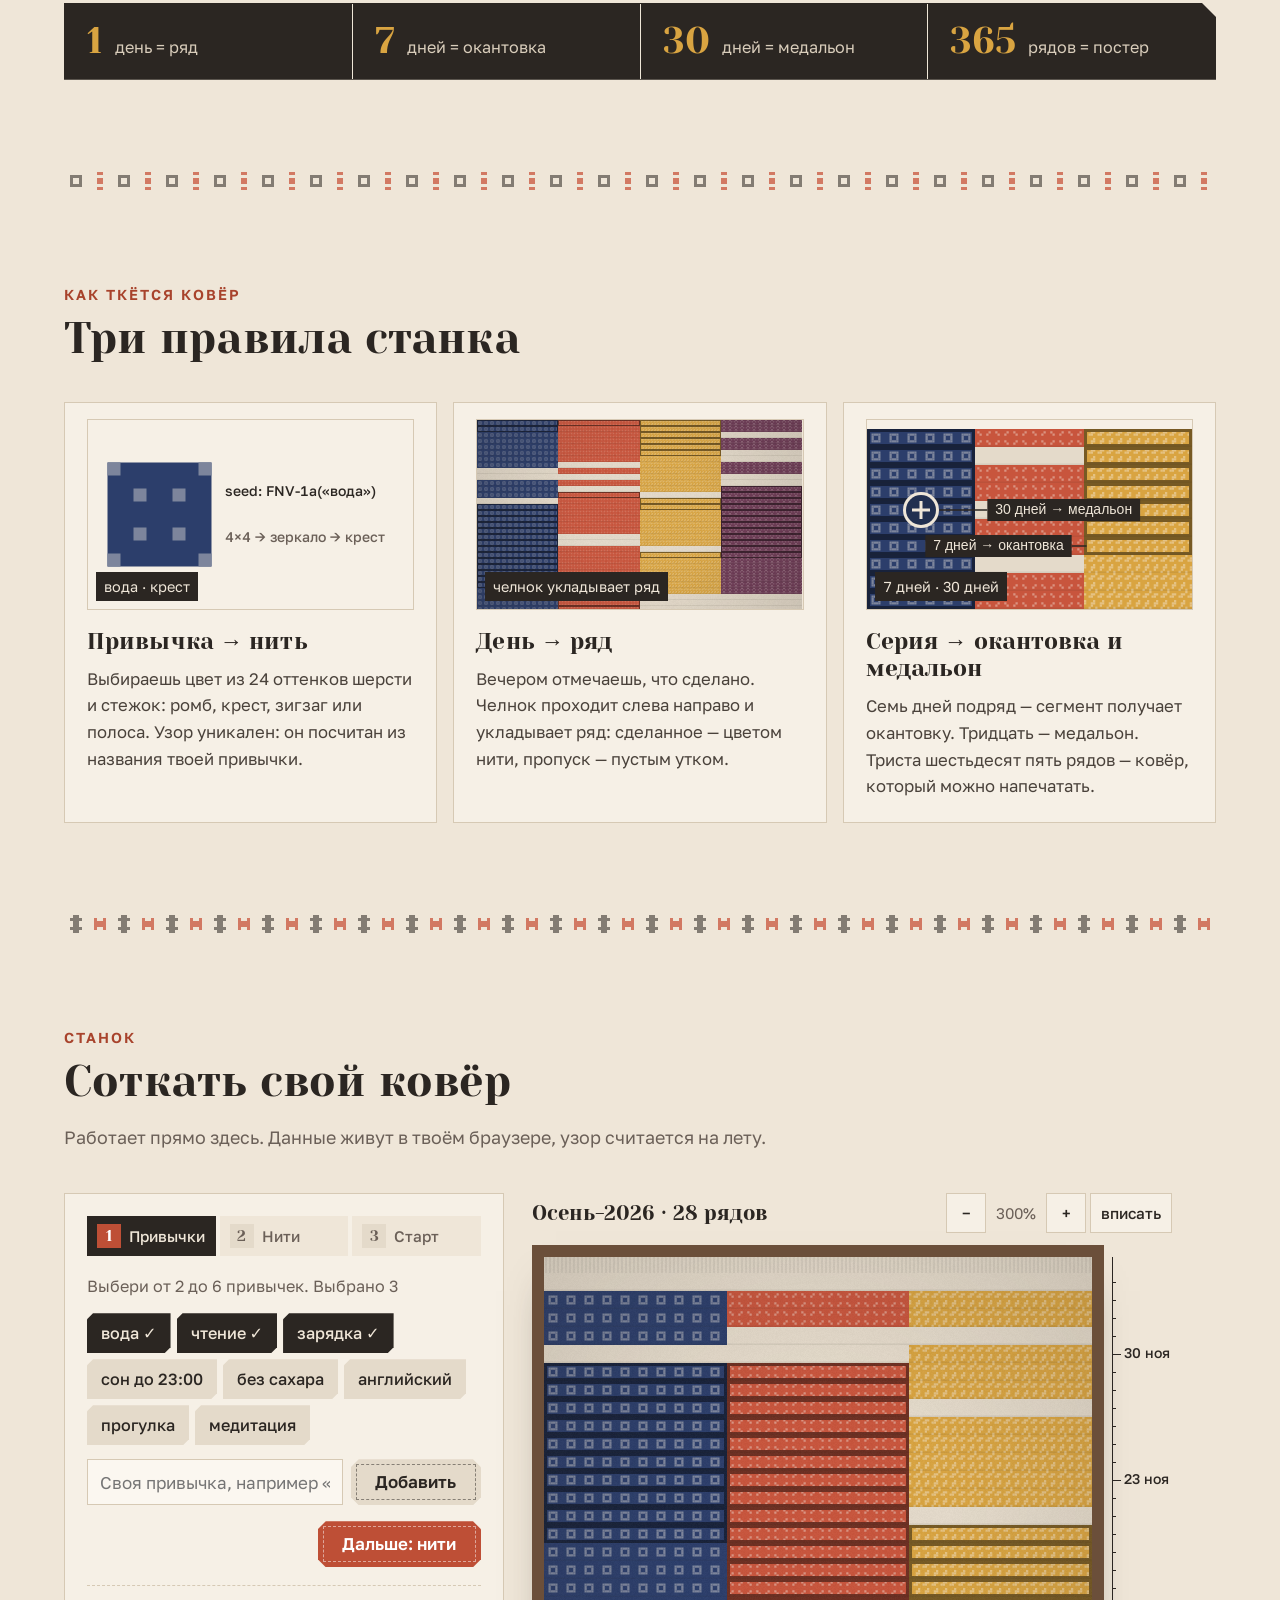
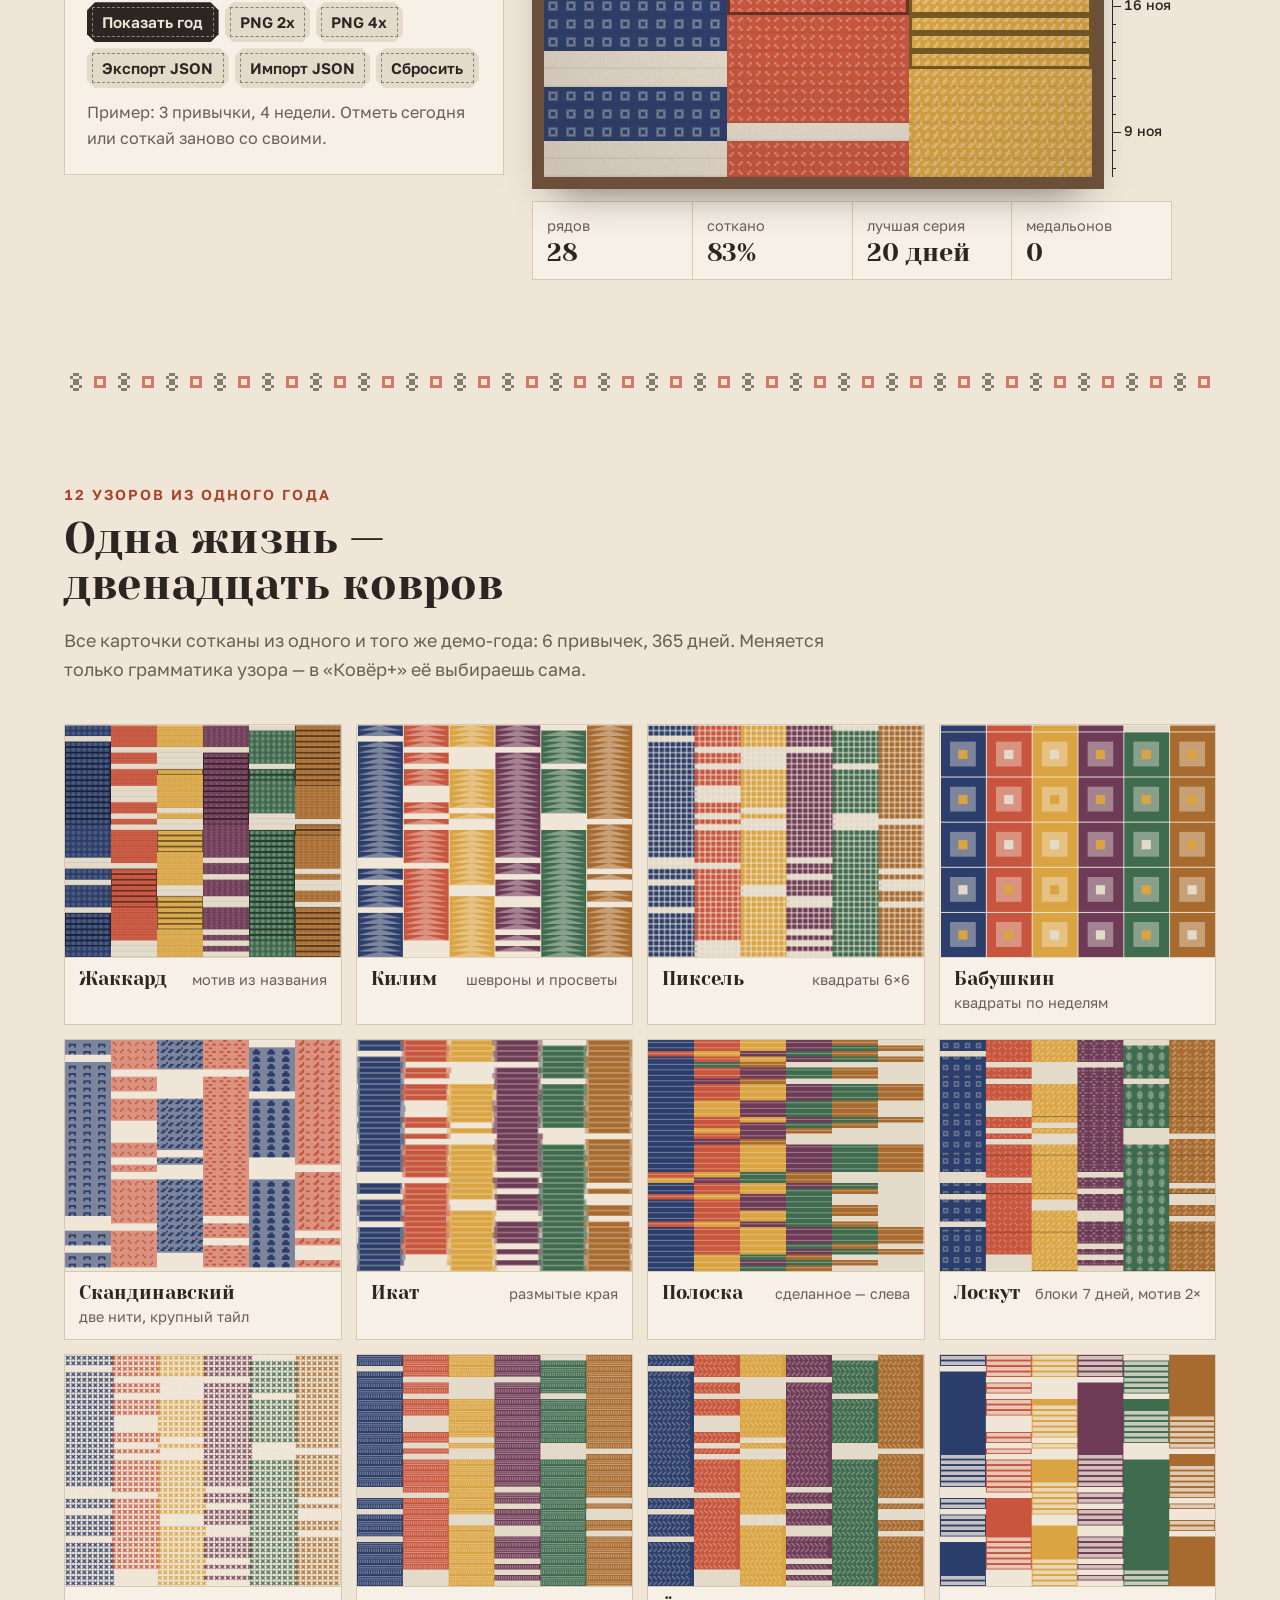
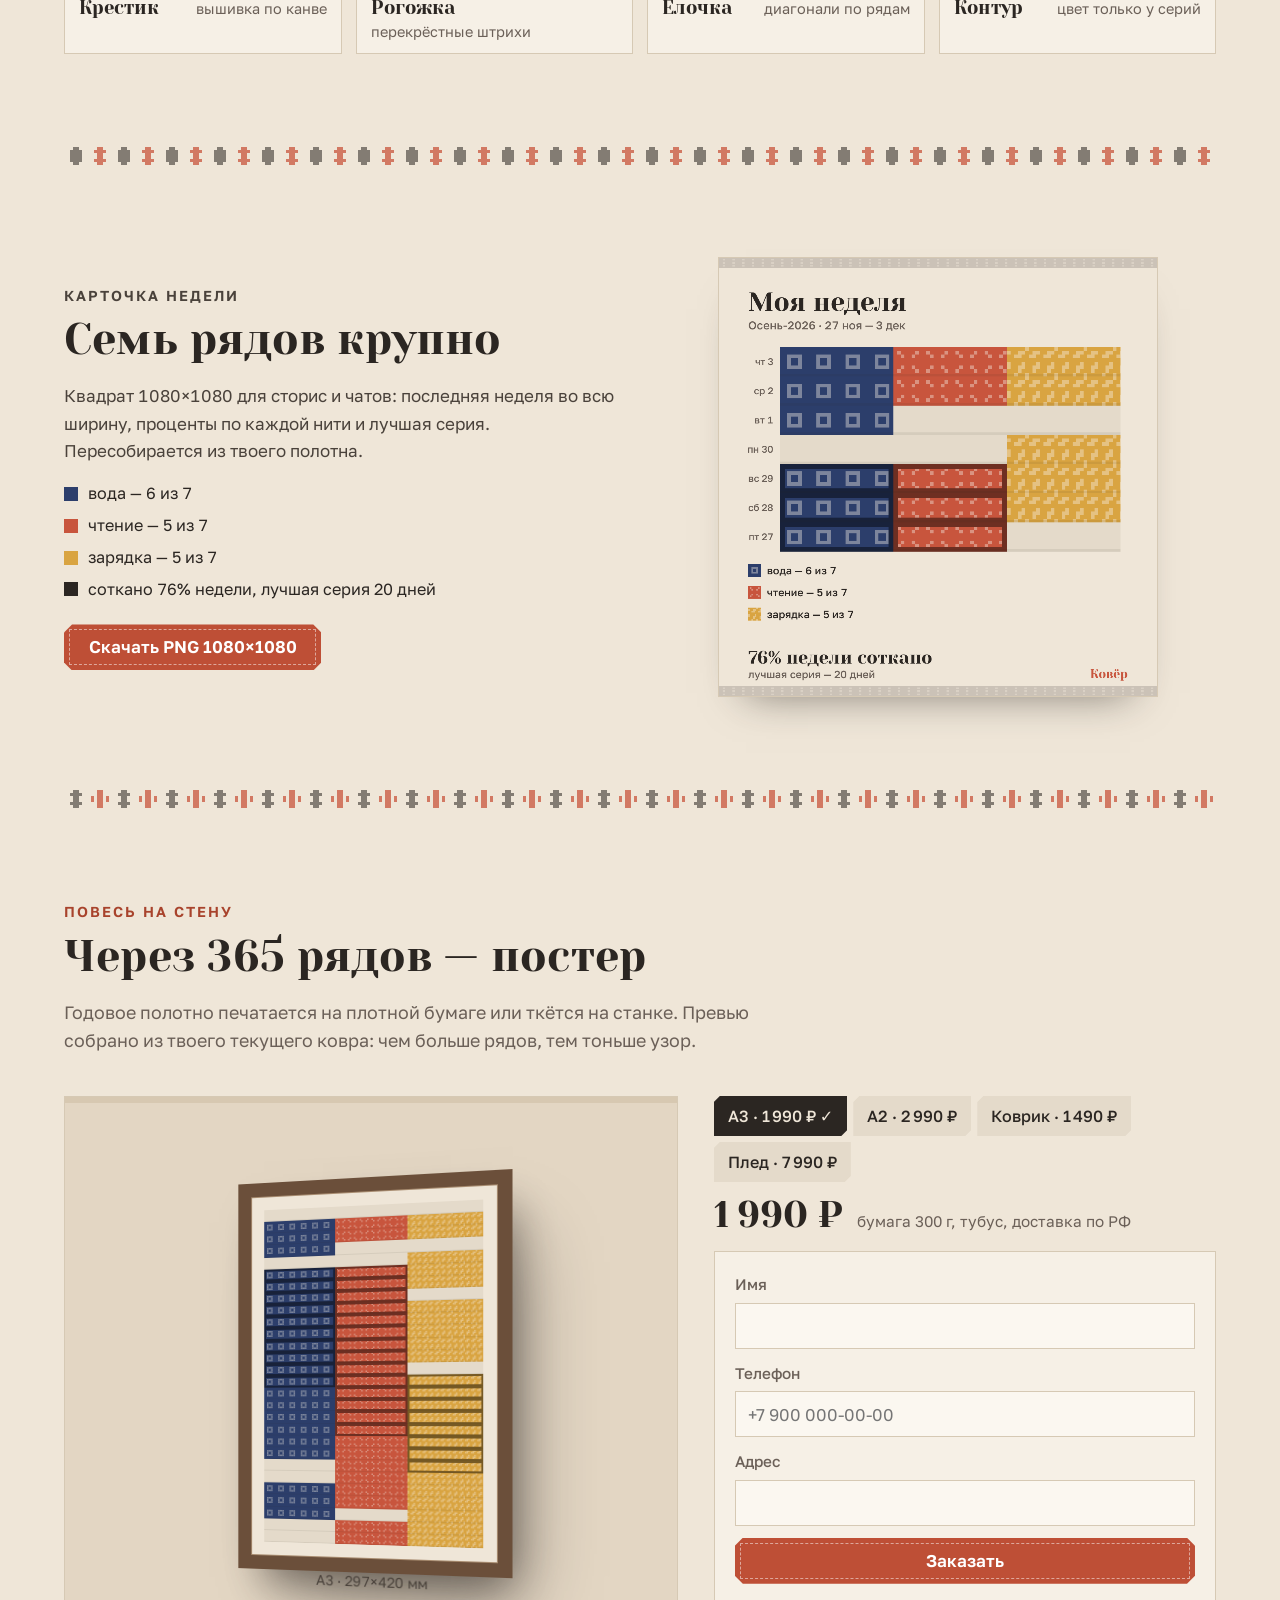
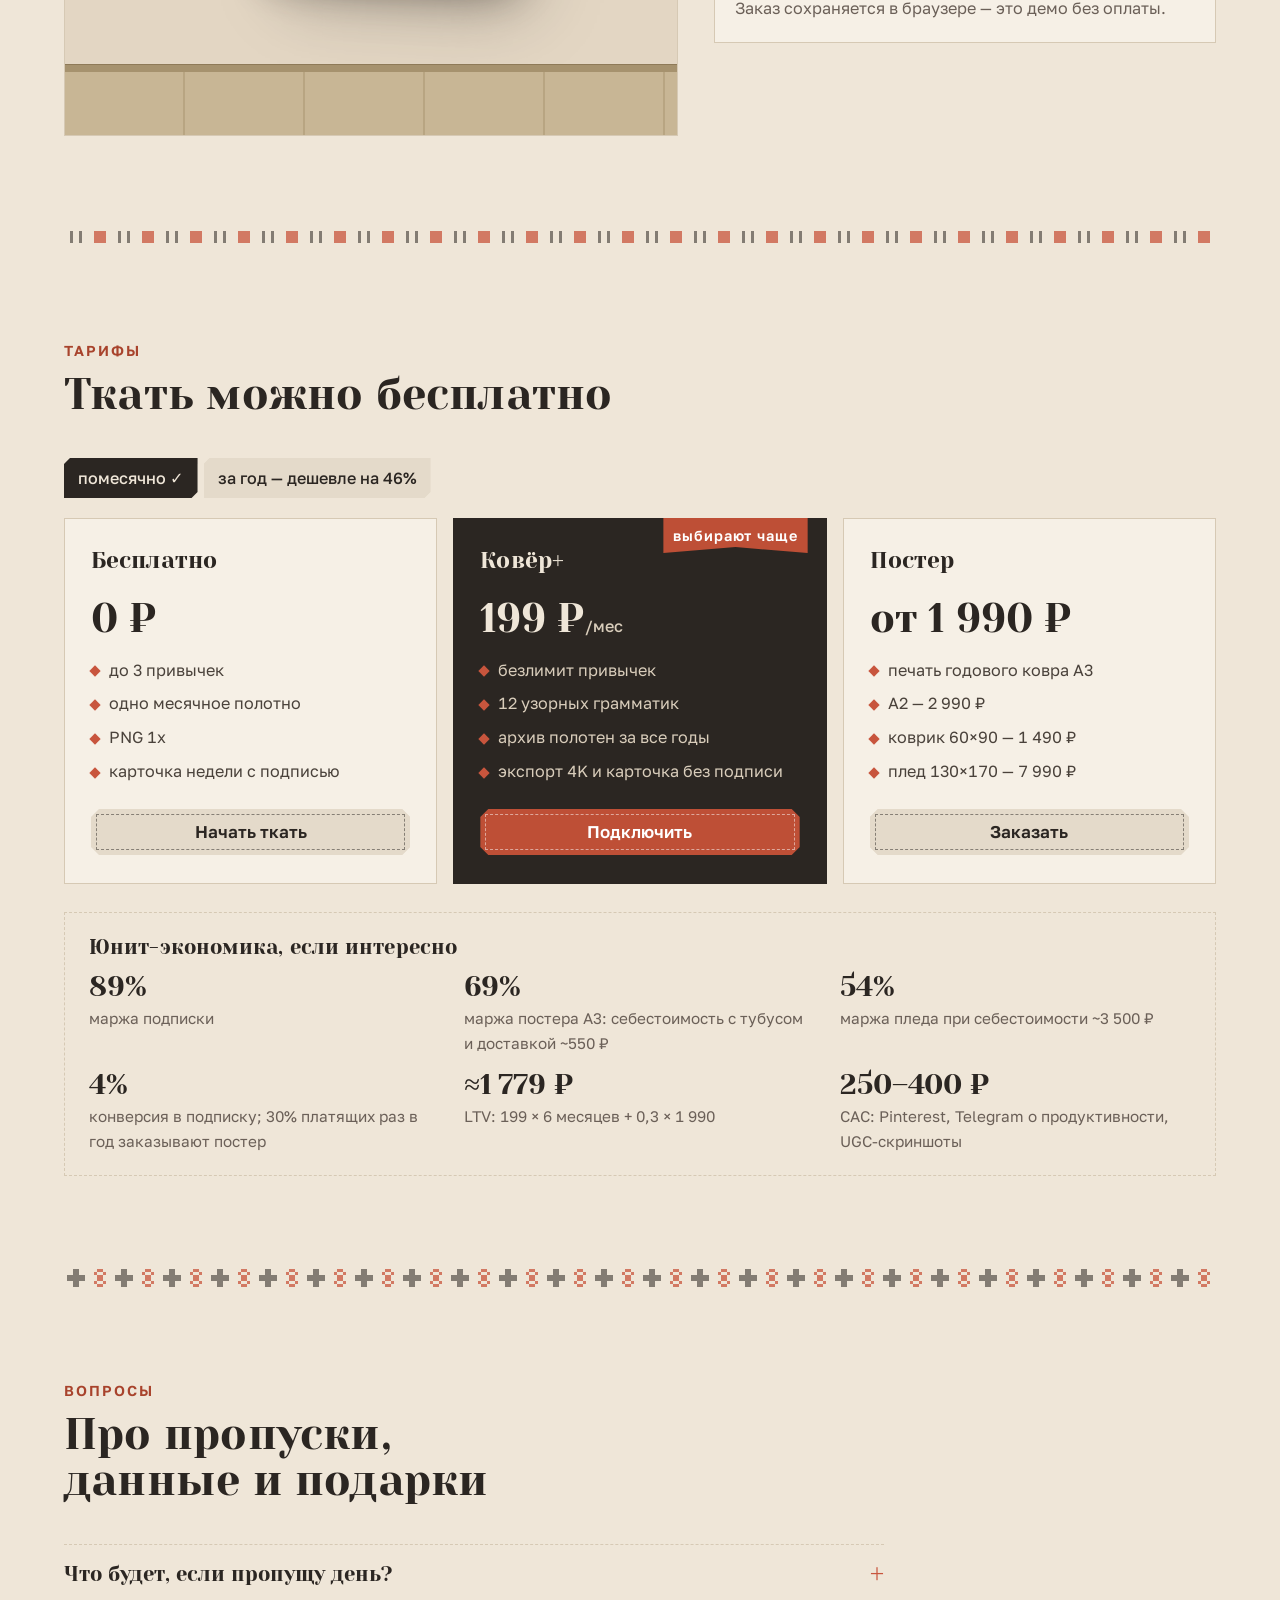
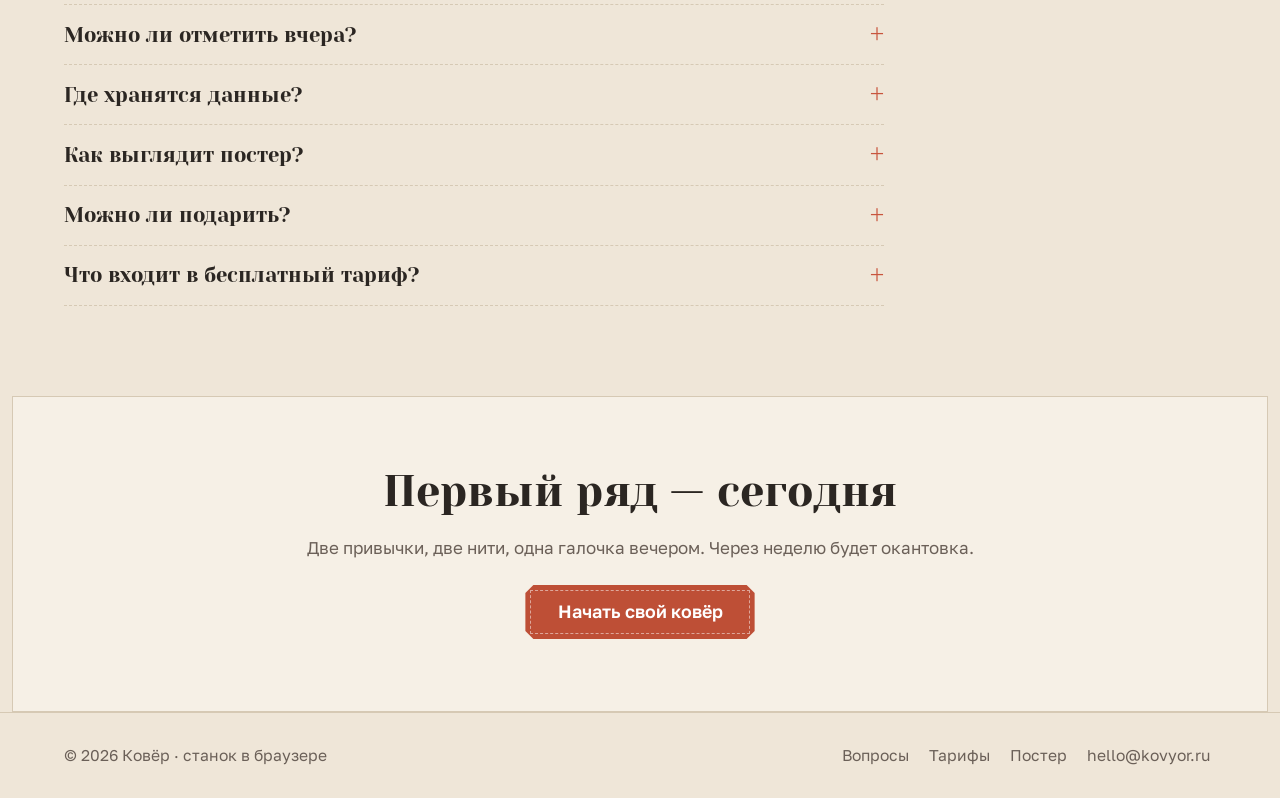
<file: sites/kovyor/index.html>
<!doctype html>
<html lang="ru">
<head>
<meta charset="utf-8">
<meta name="viewport" content="width=device-width, initial-scale=1">
<title>Ковёр — трекер привычек, который ткёт узор</title>
<meta name="description" content="Ковёр превращает привычки в ткань: день — ряд, привычка — нить, 7 дней — окантовка, 30 — медальон, 365 рядов — постер на стену. Станок работает прямо в браузере.">
<link rel="preconnect" href="https://fonts.googleapis.com">
<link rel="preconnect" href="https://fonts.gstatic.com" crossorigin>
<link href="https://fonts.googleapis.com/css2?family=Yeseva+One&family=Golos+Text:wght@400;500;600;700&display=swap" rel="stylesheet">
<link rel="stylesheet" href="styles.css">
<link rel="icon" href="data:image/svg+xml,<svg xmlns='http://www.w3.org/2000/svg' viewBox='0 0 32 32'><rect width='32' height='32' fill='%23EFE6D8'/><rect x='4' y='4' width='24' height='24' fill='%23C8553D'/><path d='M8 16l8-8 8 8-8 8z' fill='%23EFE6D8'/><path d='M12 16l4-4 4 4-4 4z' fill='%232C3E6B'/></svg>">
</head>
<body>
<svg width="0" height="0" style="position:absolute" aria-hidden="true">
  <symbol id="spool" viewBox="0 0 44 28"><rect x="2" y="1" width="40" height="26" fill="#6B4F3A"/><rect x="3" y="2" width="38" height="1" fill="#A88C70"/><g style="transform:scaleY(var(--wind,1));transform-origin:22px 24px"><rect x="8" y="4" width="28" height="20" style="fill:var(--c,#C8553D)"/><g fill="rgba(43,38,34,.28)"><rect x="11" y="4" width="1" height="20"/><rect x="15" y="4" width="1" height="20"/><rect x="19" y="4" width="1" height="20"/><rect x="23" y="4" width="1" height="20"/><rect x="27" y="4" width="1" height="20"/><rect x="31" y="4" width="1" height="20"/></g></g><rect x="2" y="1" width="6" height="26" fill="#8C6B50"/><rect x="36" y="1" width="6" height="26" fill="#8C6B50"/><path style="opacity:var(--tick,0)" d="M31 22l4 4 7-8" fill="none" stroke="#2B2622" stroke-width="2.5" stroke-linecap="round" stroke-linejoin="round"/></symbol>
  <symbol id="st-romb" viewBox="0 0 16 16"><path d="M8 1l7 7-7 7-7-7z" fill="currentColor"/></symbol>
  <symbol id="st-krest" viewBox="0 0 16 16"><path d="M2 2l12 12M14 2L2 14" stroke="currentColor" stroke-width="2" fill="none"/></symbol>
  <symbol id="st-zigzag" viewBox="0 0 16 16"><path d="M1 11l4-6 4 6 4-6 2 3" stroke="currentColor" stroke-width="2" fill="none"/></symbol>
  <symbol id="st-polosa" viewBox="0 0 16 16"><path d="M1 4h14M1 8h14M1 12h14" stroke="currentColor" stroke-width="2"/></symbol>
</svg>

<header class="nav">
  <a class="logo" href="#top" aria-label="Ковёр — на главную">
    <svg viewBox="0 0 32 32" width="28" height="28" aria-hidden="true"><rect x="2" y="2" width="28" height="28" fill="#C8553D"/><path d="M7 16l9-9 9 9-9 9z" fill="#EFE6D8"/><path d="M12 16l4-4 4 4-4 4z" fill="#2C3E6B"/></svg>
    <span>Ковёр</span>
  </a>
  <button class="burger" id="burger" type="button" aria-expanded="false" aria-controls="menu" aria-label="Открыть меню"><i></i><i></i><i></i></button>
  <nav class="menu" id="menu" aria-label="Разделы">
    <a href="#demo">Станок</a><a href="#gallery">Узоры</a><a href="#wall">Постер</a><a href="#pricing">Тарифы</a><a href="#faq">Вопросы</a>
    <a class="btn btn-accent nav-cta" href="#demo">Начать ковёр</a>
  </nav>
</header>

<main id="top">

<!-- HERO -->
<section class="hero">
  <div class="hero-copy reveal">
    <p class="eyebrow">Трекер привычек, который ткёт</p>
    <h1>Твои привычки ткут узор</h1>
    <p class="lead">Каждый день — ряд на станке, каждая привычка — нить своего цвета и стежка. Через месяц у тебя ковёр, который жалко бросить и приятно показать. Через год — постер на стену.</p>
    <div class="actions">
      <a class="btn btn-accent btn-lg" href="#demo">Начать свой ковёр</a>
      <a class="link-year" id="hero-year" href="#demo">Показать, как выглядит год</a>
    </div>
    <ul class="keys" aria-label="Правила станка">
      <li><b>1</b> день = 1 ряд</li><li><b>7</b> дней = окантовка</li><li><b>30</b> дней = медальон</li><li><b>365</b> рядов = постер</li>
    </ul>
  </div>

  <div class="hero-loom reveal">
    <div class="spools" id="hero-spools" role="group" aria-label="Сегодняшние привычки"></div>
    <div class="loom-stage" id="hero-stage">
      <div class="frame"><canvas id="hero-loom" aria-label="Станок: полотно последних месяцев, по ряду на день"></canvas></div>
      <canvas class="ruler" id="hero-ruler" aria-hidden="true"></canvas>
      <div class="tip" id="hero-tip" role="tooltip"></div>
    </div>
    <div class="loom-caption">
      <span id="hero-note">6 привычек, последние месяцы года. Нажми катушку — вплети сегодняшний ряд.</span>
      <button class="icon-btn" id="sound" type="button" aria-pressed="true" aria-label="Звук челнока">
        <svg viewBox="0 0 24 24" width="18" height="18" aria-hidden="true"><path d="M4 9v6h4l5 4V5L8 9z" fill="currentColor"/><path class="snd-on" d="M16 9a4 4 0 010 6M18.5 6.5a7.5 7.5 0 010 11" fill="none" stroke="currentColor" stroke-width="2" stroke-linecap="round"/><path class="snd-off" d="M16 9l5 6M21 9l-5 6" fill="none" stroke="currentColor" stroke-width="2" stroke-linecap="round"/></svg>
        <span id="sound-label">звук: вкл</span>
      </button>
    </div>
  </div>
</section>

<div class="orn" data-seed="вода" aria-hidden="true"></div>

<!-- WHY -->
<section id="why" class="why">
  <div class="sec-head reveal"><p class="eyebrow">Почему трекеры умирают</p><h2>Таблицу не жалко. Ковёр — жалко</h2></div>
  <div class="tags">
    <article class="tag reveal"><span class="tag-n">01</span><h3>Таблица галочек — её не жалко</h3><p>Пропустишь неделю, закроешь приложение — и ничего не потеряешь. Ряд галочек ничего не держит, потому что ничего не весит.</p></article>
    <article class="tag reveal"><span class="tag-n">02</span><h3>Нечего показать</h3><p>Статистика в настройках — не то, что хочется отправить подруге или повесить над столом. Цифры не висят на стене.</p></article>
    <article class="tag reveal"><span class="tag-n">03</span><h3>Нет артефакта, который страшно испортить</h3><p>Бумажный планер жалко заляпать. Приложение — нет. Пока в нём не появится вещь, которую ты сделала руками.</p></article>
    <article class="tag tag-yes reveal"><span class="tag-n">04</span><h3>Ковёр — есть</h3><p>Каждая галочка — настоящий стежок на полотне. Пропуск — тоже часть узора, но прореху видно. Поэтому ряды не хочется бросать.</p></article>
  </div>
  <dl class="nums-bar reveal">
    <div><dt><span data-count="1">0</span></dt><dd>день = ряд</dd></div>
    <div><dt><span data-count="7">0</span></dt><dd>дней = окантовка</dd></div>
    <div><dt><span data-count="30">0</span></dt><dd>дней = медальон</dd></div>
    <div><dt><span data-count="365">0</span></dt><dd>рядов = постер</dd></div>
  </dl>
</section>

<div class="orn" data-seed="чтение" aria-hidden="true"></div>

<!-- HOW -->
<section id="how" class="how">
  <div class="sec-head reveal"><p class="eyebrow">Как ткётся ковёр</p><h2>Три правила станка</h2></div>
  <div class="steps3">
    <article class="step3 reveal">
      <div class="mini"><canvas id="mini-thread" width="240" height="140" aria-hidden="true"></canvas><span class="mini-cap" id="mini-thread-cap">вода · ромб</span></div>
      <h3>Привычка → нить</h3>
      <p>Выбираешь цвет из 24 оттенков шерсти и стежок: ромб, крест, зигзаг или полоса. Узор уникален: он посчитан из названия твоей привычки.</p>
    </article>
    <article class="step3 reveal">
      <div class="mini"><canvas id="mini-row" width="240" height="140" aria-hidden="true"></canvas><span class="mini-cap">челнок укладывает ряд</span></div>
      <h3>День → ряд</h3>
      <p>Вечером отмечаешь, что сделано. Челнок проходит слева направо и укладывает ряд: сделанное — цветом нити, пропуск — пустым утком.</p>
    </article>
    <article class="step3 reveal">
      <div class="mini"><canvas id="mini-streak" width="240" height="140" aria-hidden="true"></canvas><span class="mini-cap">7 дней · 30 дней</span></div>
      <h3>Серия → окантовка и медальон</h3>
      <p>Семь дней подряд — сегмент получает окантовку. Тридцать — медальон. Триста шестьдесят пять рядов — ковёр, который можно напечатать.</p>
    </article>
  </div>
</section>

<div class="orn" data-seed="зарядка" aria-hidden="true"></div>

<!-- DEMO -->
<section id="demo" class="demo">
  <div class="sec-head reveal"><p class="eyebrow">Станок</p><h2>Соткать свой ковёр</h2><p>Работает прямо здесь. Данные живут в твоём браузере, узор считается на лету.</p></div>
  <div class="demo-grid">
    <div class="panel reveal" id="panel">
      <!-- онбординг -->
      <div id="setup">
        <ol class="stepper" id="stepper"><li class="cur"><b>1</b><span>Привычки</span></li><li><b>2</b><span>Нити</span></li><li><b>3</b><span>Старт</span></li></ol>

        <div class="step" data-step="1">
          <p class="hint">Выбери от 2 до 6 привычек. <span id="pick-count">Выбрано 3</span></p>
          <div class="chips" id="presets" role="group" aria-label="Пресеты привычек"></div>
          <form class="custom" id="custom-form">
            <label class="sr" for="custom">Своя привычка</label>
            <input id="custom" type="text" maxlength="24" placeholder="Своя привычка, например «вязание»" autocomplete="off">
            <button class="btn btn-line" type="submit">Добавить</button>
          </form>
          <div class="step-nav"><button class="btn btn-accent" id="to2" type="button">Дальше: нити</button></div>
        </div>

        <div class="step" data-step="2" hidden>
          <p class="hint">Каждой привычке — цвет шерсти и стежок. Слева — её узор.</p>
          <div class="threads" id="threads"></div>
          <div class="step-nav"><button class="btn btn-line" id="back1" type="button">Назад</button><button class="btn btn-accent" id="to3" type="button">Дальше: старт</button></div>
        </div>

        <div class="step" data-step="3" hidden>
          <div class="fields">
            <label>Дата старта<input id="start" type="date"></label>
            <label>Название ковра<input id="cname" type="text" maxlength="28" value="Осень-2026"></label>
          </div>
          <p class="hint">Со старта (не раньше чем два года назад) до сегодня появятся ряды. Задним числом отмечаются только вчера и позавчера, остальное останется пустым утком.</p>
          <div class="step-nav"><button class="btn btn-line" id="back2" type="button">Назад</button><button class="btn btn-accent" id="weave" type="button">Соткать</button></div>
        </div>
      </div>

      <!-- режим ткачества -->
      <div id="track" hidden>
        <div class="summary"><span id="summary-text">3 привычки · с 15 октября</span><button class="btn btn-line btn-sm" id="edit" type="button">Изменить</button></div>
        <h3 class="today-h" id="today-h">Сегодня</h3>
        <div class="spools spools-demo" id="demo-spools" role="group" aria-label="Отметить сегодня"></div>
        <div class="fix" id="fix"></div>
      </div>

      <div class="tools">
        <button class="btn btn-ink" id="year" type="button">Показать год</button>
        <button class="btn btn-line" id="png2" type="button">PNG 2x</button>
        <button class="btn btn-line" id="png4" type="button">PNG 4x</button>
        <button class="btn btn-line" id="export" type="button">Экспорт JSON</button>
        <label class="btn btn-line file"><input type="file" id="import" accept="application/json,.json"><span>Импорт JSON</span></label>
        <button class="btn btn-line" id="reset" type="button">Сбросить</button>
      </div>
      <p class="hint" id="status" role="status" aria-live="polite">Пример: 3 привычки, 4 недели. Отметь сегодня или соткай заново со своими.</p>
    </div>

    <div class="loom-col reveal">
      <div class="loom-bar">
        <span class="loom-title" id="loom-title">Осень-2026 · 28 рядов</span>
        <button class="icon-btn" id="unyear" type="button" hidden>вернуть мой ковёр</button>
        <div class="zoom" role="group" aria-label="Масштаб полотна">
          <button class="icon-btn" id="zoom-out" type="button" aria-label="Уменьшить">−</button>
          <span class="zoom-val" id="zoom-val">100%</span>
          <button class="icon-btn" id="zoom-in" type="button" aria-label="Увеличить">+</button>
          <button class="icon-btn" id="zoom-fit" type="button">вписать</button>
        </div>
      </div>
      <div class="loom-stage" id="demo-stage">
        <div class="frame"><canvas id="demo-loom" aria-label="Полотно твоего ковра: по ряду на день"></canvas></div>
        <canvas class="ruler" id="demo-ruler" aria-hidden="true"></canvas>
        <div class="tip" id="demo-tip" role="tooltip"></div>
      </div>
      <dl class="stats" id="stats">
        <div><dt>рядов</dt><dd id="st-rows">28</dd></div>
        <div><dt>соткано</dt><dd id="st-fill">0%</dd></div>
        <div><dt>лучшая серия</dt><dd id="st-streak">0</dd></div>
        <div><dt>медальонов</dt><dd id="st-medals">0</dd></div>
      </dl>
    </div>
  </div>
</section>

<div class="orn" data-seed="сон до 23:00" aria-hidden="true"></div>

<!-- GALLERY -->
<section id="gallery" class="gallery">
  <div class="sec-head reveal"><p class="eyebrow">12 узоров из одного года</p><h2>Одна жизнь — двенадцать ковров</h2><p>Все карточки сотканы из одного и того же демо-года: 6 привычек, 365 дней. Меняется только грамматика узора — в «Ковёр+» её выбираешь сама.</p></div>
  <div class="ggrid" id="ggrid">
    <figure class="gcard"><div class="weave reveal"><canvas width="600" height="504" role="img" aria-label="Узор «Жаккард»: мотив из названия"></canvas></div><figcaption><b>Жаккард</b><span>мотив из названия</span></figcaption></figure>
    <figure class="gcard"><div class="weave reveal"><canvas width="600" height="504" role="img" aria-label="Узор «Килим»: шевроны и просветы"></canvas></div><figcaption><b>Килим</b><span>шевроны и просветы</span></figcaption></figure>
    <figure class="gcard"><div class="weave reveal"><canvas width="600" height="504" role="img" aria-label="Узор «Пиксель»: квадраты 6×6"></canvas></div><figcaption><b>Пиксель</b><span>квадраты 6×6</span></figcaption></figure>
    <figure class="gcard"><div class="weave reveal"><canvas width="600" height="504" role="img" aria-label="Узор «Бабушкин»: квадраты по неделям"></canvas></div><figcaption><b>Бабушкин</b><span>квадраты по неделям</span></figcaption></figure>
    <figure class="gcard"><div class="weave reveal"><canvas width="600" height="504" role="img" aria-label="Узор «Скандинавский»: две нити, крупный тайл"></canvas></div><figcaption><b>Скандинавский</b><span>две нити, крупный тайл</span></figcaption></figure>
    <figure class="gcard"><div class="weave reveal"><canvas width="600" height="504" role="img" aria-label="Узор «Икат»: размытые края"></canvas></div><figcaption><b>Икат</b><span>размытые края</span></figcaption></figure>
    <figure class="gcard"><div class="weave reveal"><canvas width="600" height="504" role="img" aria-label="Узор «Полоска»: сделанное слева"></canvas></div><figcaption><b>Полоска</b><span>сделанное — слева</span></figcaption></figure>
    <figure class="gcard"><div class="weave reveal"><canvas width="600" height="504" role="img" aria-label="Узор «Лоскут»: блоки по 7 дней, мотив вдвое крупнее"></canvas></div><figcaption><b>Лоскут</b><span>блоки 7 дней, мотив 2×</span></figcaption></figure>
    <figure class="gcard"><div class="weave reveal"><canvas width="600" height="504" role="img" aria-label="Узор «Крестик»: вышивка по канве"></canvas></div><figcaption><b>Крестик</b><span>вышивка по канве</span></figcaption></figure>
    <figure class="gcard"><div class="weave reveal"><canvas width="600" height="504" role="img" aria-label="Узор «Рогожка»: перекрёстные штрихи"></canvas></div><figcaption><b>Рогожка</b><span>перекрёстные штрихи</span></figcaption></figure>
    <figure class="gcard"><div class="weave reveal"><canvas width="600" height="504" role="img" aria-label="Узор «Ёлочка»: диагонали по рядам"></canvas></div><figcaption><b>Ёлочка</b><span>диагонали по рядам</span></figcaption></figure>
    <figure class="gcard"><div class="weave reveal"><canvas width="600" height="504" role="img" aria-label="Узор «Контур»: цвет только у серий"></canvas></div><figcaption><b>Контур</b><span>цвет только у серий</span></figcaption></figure>
  </div>
</section>

<div class="orn" data-seed="без сахара" aria-hidden="true"></div>

<!-- WEEK CARD -->
<section id="week" class="week">
  <div class="week-grid">
    <div class="week-copy reveal">
      <p class="eyebrow">Карточка недели</p>
      <h2>Семь рядов крупно</h2>
      <p>Квадрат 1080×1080 для сторис и чатов: последняя неделя во всю ширину, проценты по каждой нити и лучшая серия. Пересобирается из твоего полотна.</p>
      <ul class="plain" id="week-stats"></ul>
      <button class="btn btn-accent" id="week-dl" type="button">Скачать PNG 1080×1080</button>
    </div>
    <div class="week-preview reveal"><canvas id="week-card" width="1080" height="1080" aria-label="Карточка недели: семь рядов полотна и статистика"></canvas></div>
  </div>
</section>

<div class="orn" data-seed="прогулка" aria-hidden="true"></div>

<!-- WALL -->
<section id="wall" class="wall">
  <div class="sec-head reveal"><p class="eyebrow">Повесь на стену</p><h2>Через 365 рядов — постер</h2><p>Годовое полотно печатается на плотной бумаге или ткётся на станке. Превью собрано из твоего текущего ковра: чем больше рядов, тем тоньше узор.</p></div>
  <div class="wall-grid">
    <div class="room reveal" aria-hidden="true">
      <div class="poster" id="poster"><canvas id="poster-canvas"></canvas><span class="poster-size" id="poster-size">A3 · 297×420 мм</span></div>
      <div class="floor"></div>
    </div>
    <div class="order reveal">
      <div class="formats" id="formats" role="group" aria-label="Формат"></div>
      <p class="order-price"><span id="order-price">1 990 ₽</span><small id="order-note">печать на бумаге 300 г, тубус, доставка по РФ</small></p>
      <form id="order-form" class="order-form">
        <label>Имя<input id="o-name" type="text" required maxlength="40" autocomplete="name"></label>
        <label>Телефон<input id="o-phone" type="tel" required inputmode="tel" placeholder="+7 900 000-00-00" pattern="[0-9+\s\(\)\-]{10,18}" title="Телефон, например +7 900 000-00-00" autocomplete="tel"></label>
        <label>Адрес<input id="o-addr" type="text" required maxlength="120" autocomplete="street-address"></label>
        <button class="btn btn-accent" type="submit" id="order-btn">Заказать</button>
        <p class="hint" id="order-status" role="status" aria-live="polite">Заказ сохраняется в браузере — это демо без оплаты.</p>
      </form>
    </div>
  </div>
</section>

<div class="orn" data-seed="медитация" aria-hidden="true"></div>

<!-- PRICING -->
<section id="pricing" class="pricing">
  <div class="sec-head reveal"><p class="eyebrow">Тарифы</p><h2>Ткать можно бесплатно</h2></div>
  <div class="period reveal" role="group" aria-label="Период оплаты">
    <button class="chip" id="per-m" type="button" aria-pressed="true">помесячно</button>
    <button class="chip" id="per-y" type="button" aria-pressed="false">за год — дешевле на 46%</button>
  </div>
  <div class="plans">
    <article class="plan reveal"><h3>Бесплатно</h3><p class="price">0 ₽</p><ul><li>до 3 привычек</li><li>одно месячное полотно</li><li>PNG 1x</li><li>карточка недели с подписью</li></ul><a class="btn btn-line btn-wide" href="#demo">Начать ткать</a></article>
    <article class="plan plan-hot reveal"><span class="ribbon">выбирают чаще</span><h3>Ковёр+</h3><p class="price"><span id="plus-price">199 ₽</span><small id="plus-per">/мес</small></p><ul><li>безлимит привычек</li><li>12 узорных грамматик</li><li>архив полотен за все годы</li><li>экспорт 4K и карточка без подписи</li></ul><a class="btn btn-accent btn-wide" href="#demo">Подключить</a></article>
    <article class="plan reveal"><h3>Постер</h3><p class="price">от 1 990 ₽</p><ul><li>печать годового ковра A3</li><li>A2 — 2 990 ₽</li><li>коврик 60×90 — 1 490 ₽</li><li>плед 130×170 — 7 990 ₽</li></ul><a class="btn btn-line btn-wide" href="#wall">Заказать</a></article>
  </div>
  <div class="econ reveal">
    <h3>Юнит-экономика, если интересно</h3>
    <div class="econ-grid">
      <div><b><span data-count="90">0</span>%</b><span>маржа подписки</span></div>
      <div><b><span data-count="70">0</span>%</b><span>маржа постера A3: себестоимость с тубусом и доставкой ~550 ₽</span></div>
      <div><b><span data-count="55">0</span>%</b><span>маржа пледа при себестоимости ~3 500 ₽</span></div>
      <div><b><span data-count="4">0</span>%</b><span>конверсия в подписку; 30% платящих раз в год заказывают постер</span></div>
      <div><b>≈<span data-count="1800">0</span> ₽</b><span>LTV: 199 × 6 месяцев + 0,3 × 1 990</span></div>
      <div><b>250–400 ₽</b><span>CAC: Pinterest, Telegram о продуктивности, UGC-скриншоты</span></div>
    </div>
  </div>
</section>

<div class="orn" data-seed="английский" aria-hidden="true"></div>

<!-- FAQ -->
<section id="faq" class="faq">
  <div class="sec-head reveal"><p class="eyebrow">Вопросы</p><h2>Про пропуски, данные и&nbsp;подарки</h2></div>
  <div class="qa">
    <details class="reveal"><summary>Что будет, если пропущу день?</summary><p>Ряд останется, но сегмент пропущенной привычки будет соткан пустым утком — светлой нитью. Пропуск — тоже часть узора. Серия прервётся, окантовка начнётся заново через семь дней.</p></details>
    <details class="reveal"><summary>Можно ли отметить вчера?</summary><p>Да, вчера и позавчера: у этих рядов есть кнопка «исправить». Глубже — нельзя, иначе ковёр превратится в таблицу, которую дорисовывают в конце месяца.</p></details>
    <details class="reveal"><summary>Где хранятся данные?</summary><p>В твоём браузере, в localStorage под ключом kovyor:v1. Кнопка «Экспорт JSON» отдаёт файл со всем полотном, «Импорт JSON» возвращает его на любом устройстве. Серверу мы ничего не отправляем.</p></details>
    <details class="reveal"><summary>Как выглядит постер?</summary><p>Годовое полотно на бумаге 300 г: 365 рядов по 1,15 мм, 6 нитей — 50 мм на каждую. Окантовки и медальоны печатаются как есть, внизу — название ковра и даты. Рама в комплект не входит, но подходит любая A3 или A2.</p></details>
    <details class="reveal"><summary>Можно ли подарить?</summary><p>Можно: «Ковёр+» на год оформляется как подарочный код, а постер — по JSON-экспорту человека, которому даришь. Самый частый подарок — плед по ковру года.</p></details>
    <details class="reveal"><summary>Что входит в бесплатный тариф?</summary><p>До трёх привычек, одно месячное полотно, карточка недели с нашей подписью и PNG в обычном разрешении. Станок, узоры из названия и окантовки — без ограничений.</p></details>
  </div>
</section>

<section class="cta reveal">
  <h2>Первый ряд — сегодня</h2>
  <p>Две привычки, две нити, одна галочка вечером. Через неделю будет окантовка.</p>
  <a class="btn btn-accent btn-lg" href="#demo">Начать свой ковёр</a>
</section>
</main>

<footer class="footer">
  <span>© 2026 Ковёр · станок в браузере</span>
  <nav aria-label="Футер"><a href="#faq">Вопросы</a><a href="#pricing">Тарифы</a><a href="#wall">Постер</a><a href="mailto:hello@kovyor.ru">hello@kovyor.ru</a></nav>
</footer>
<script src="app.js"></script>
</body>
</html>
</file>
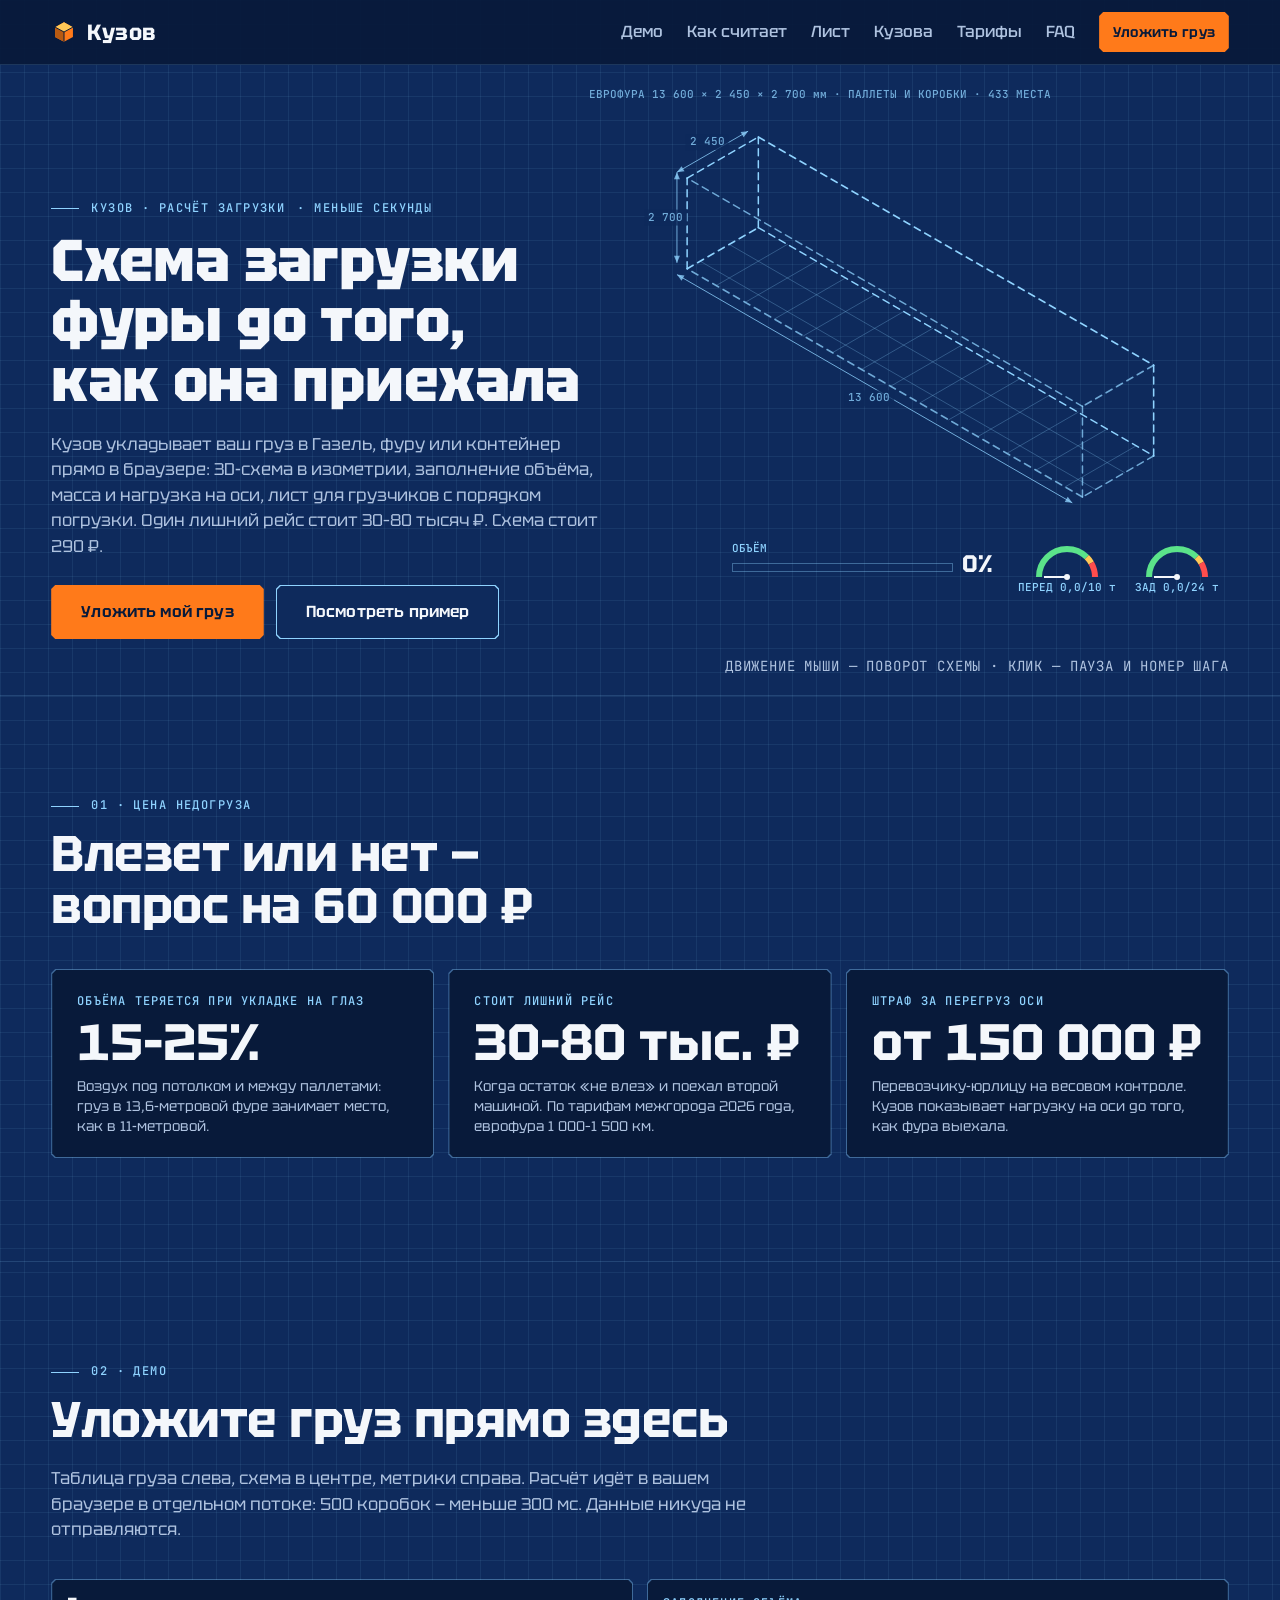
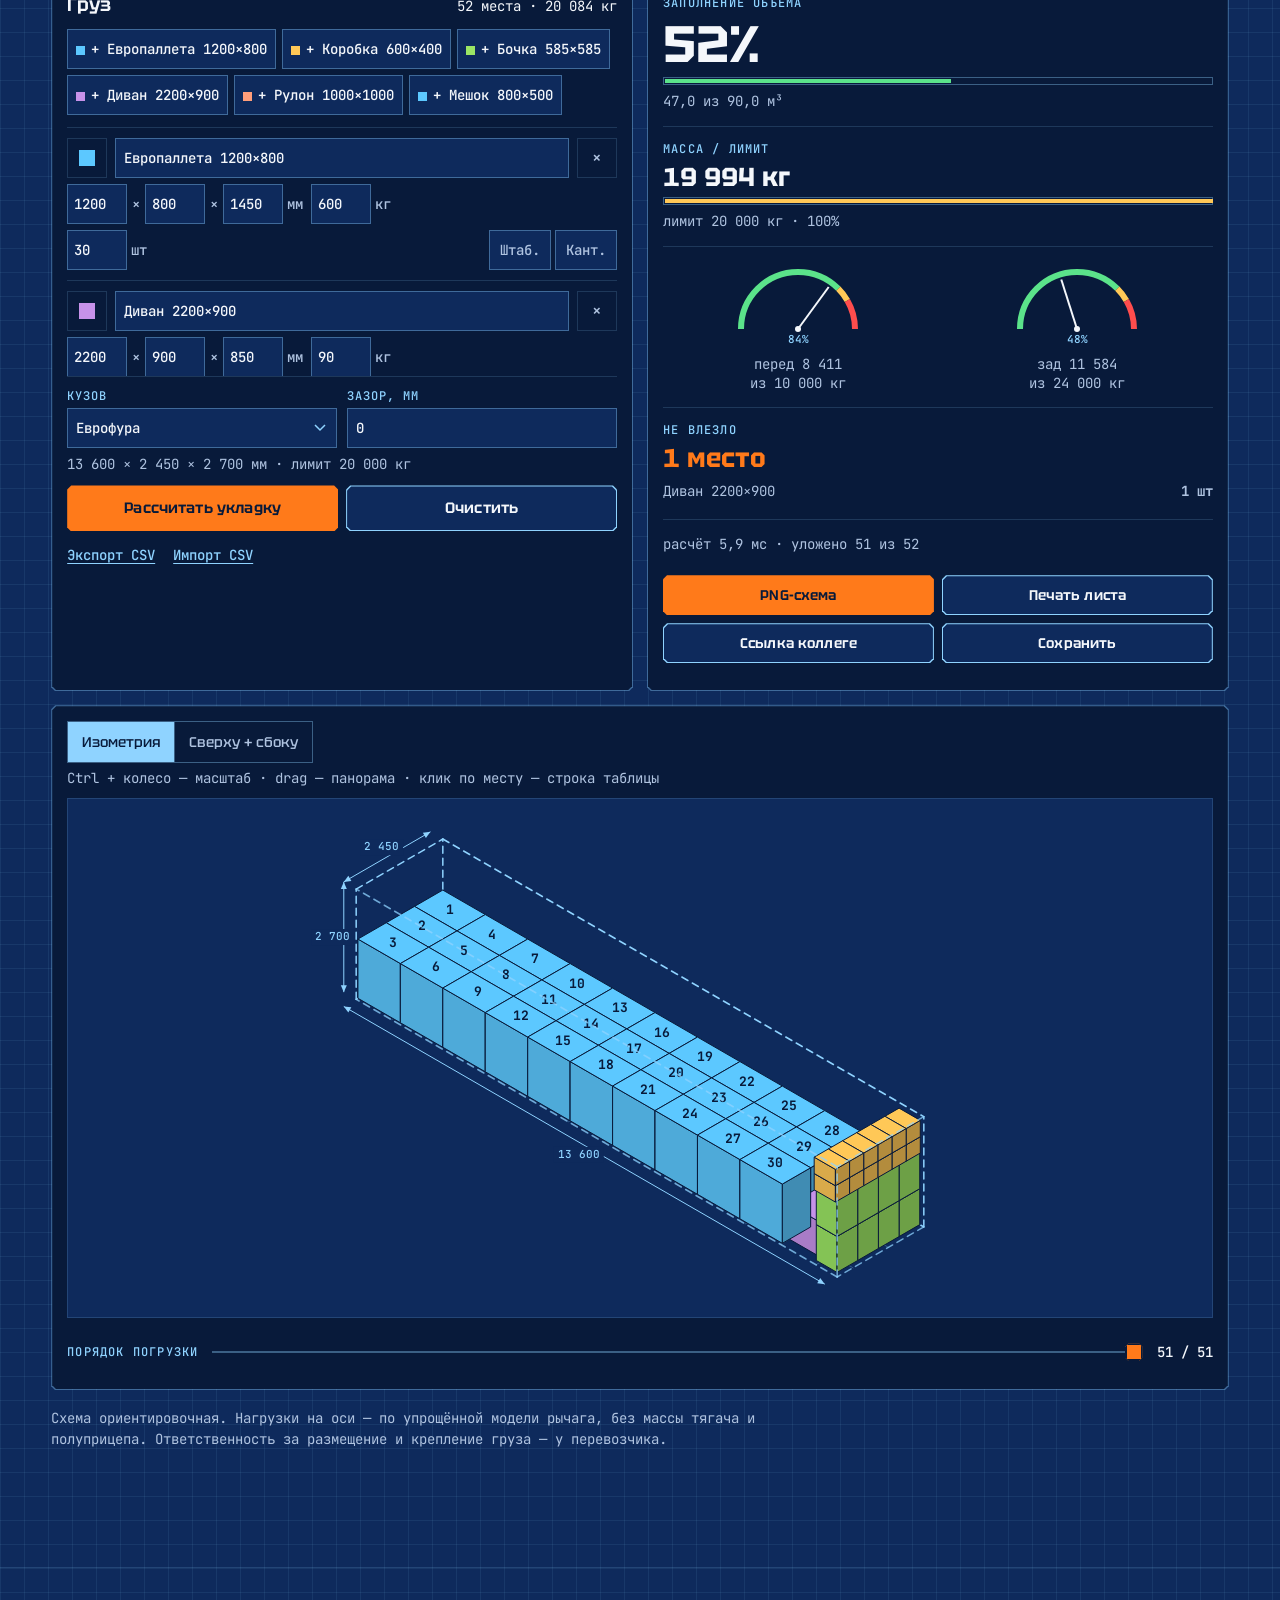
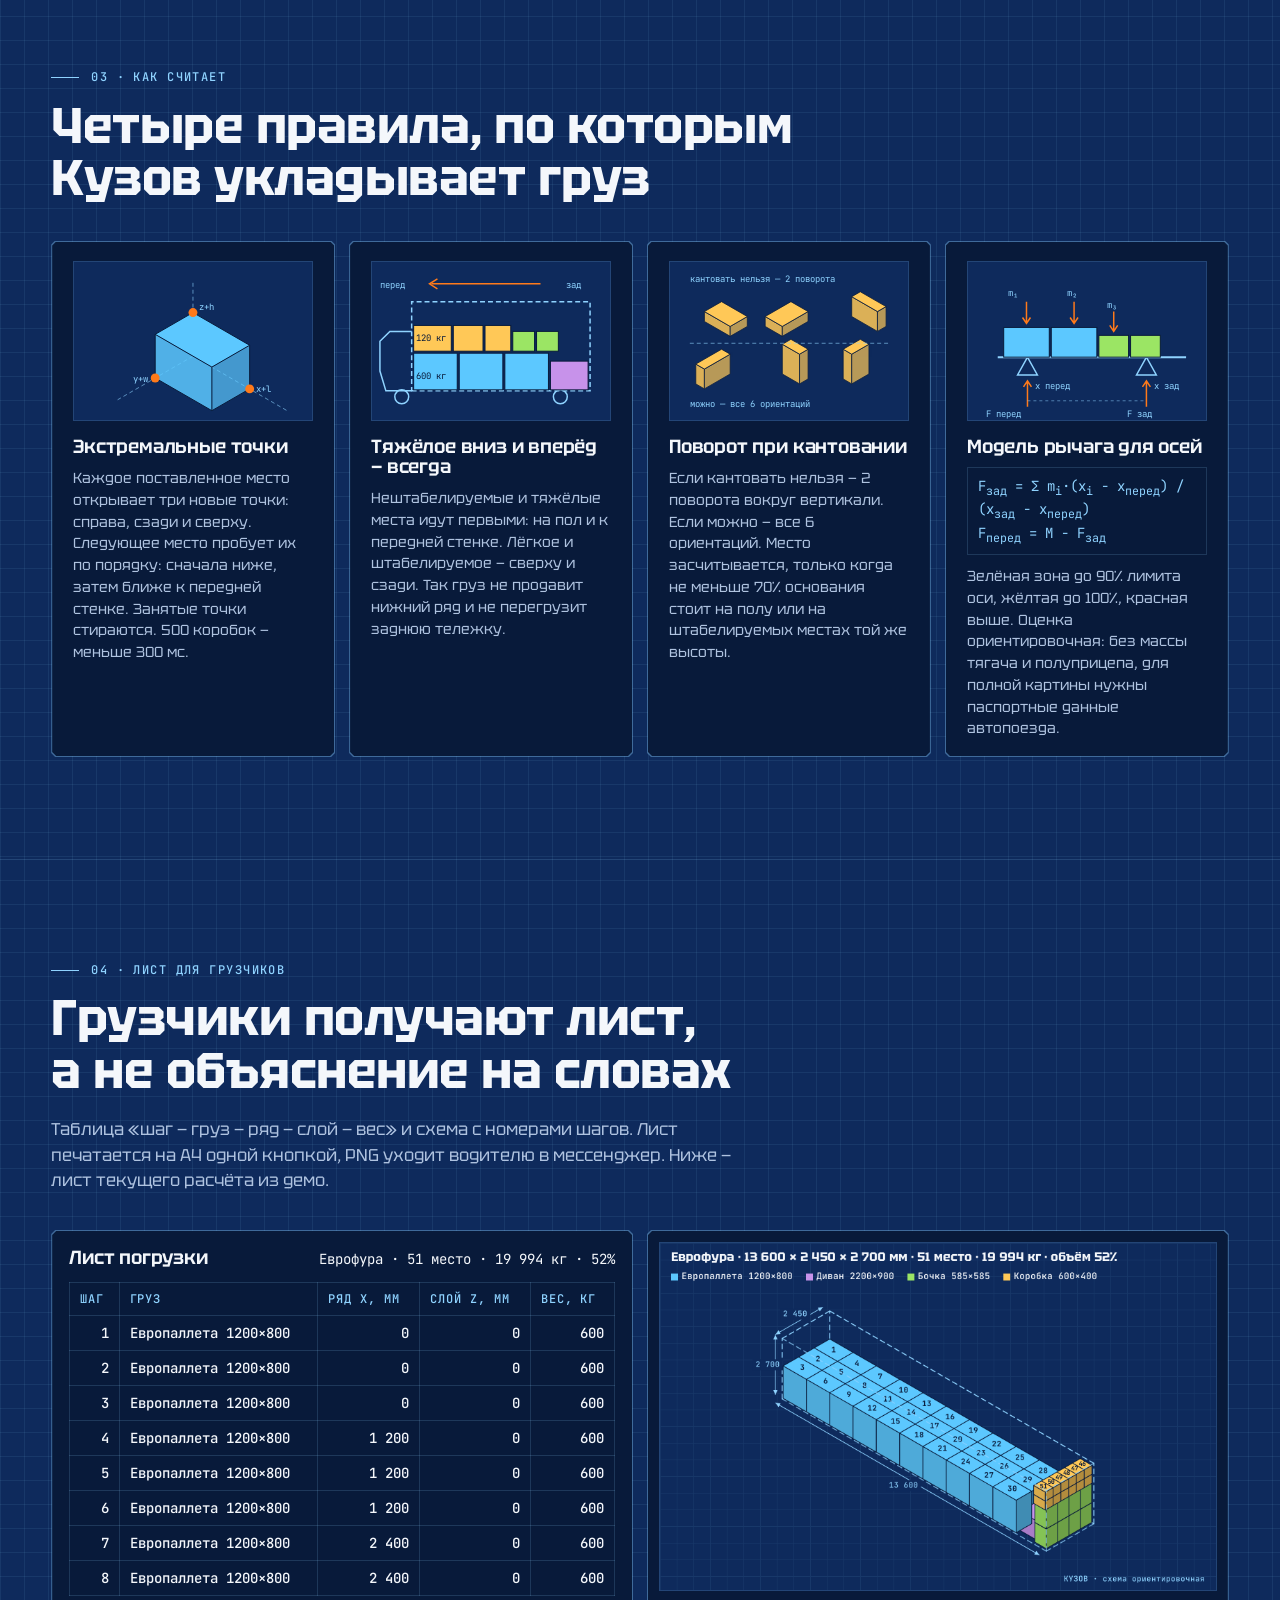
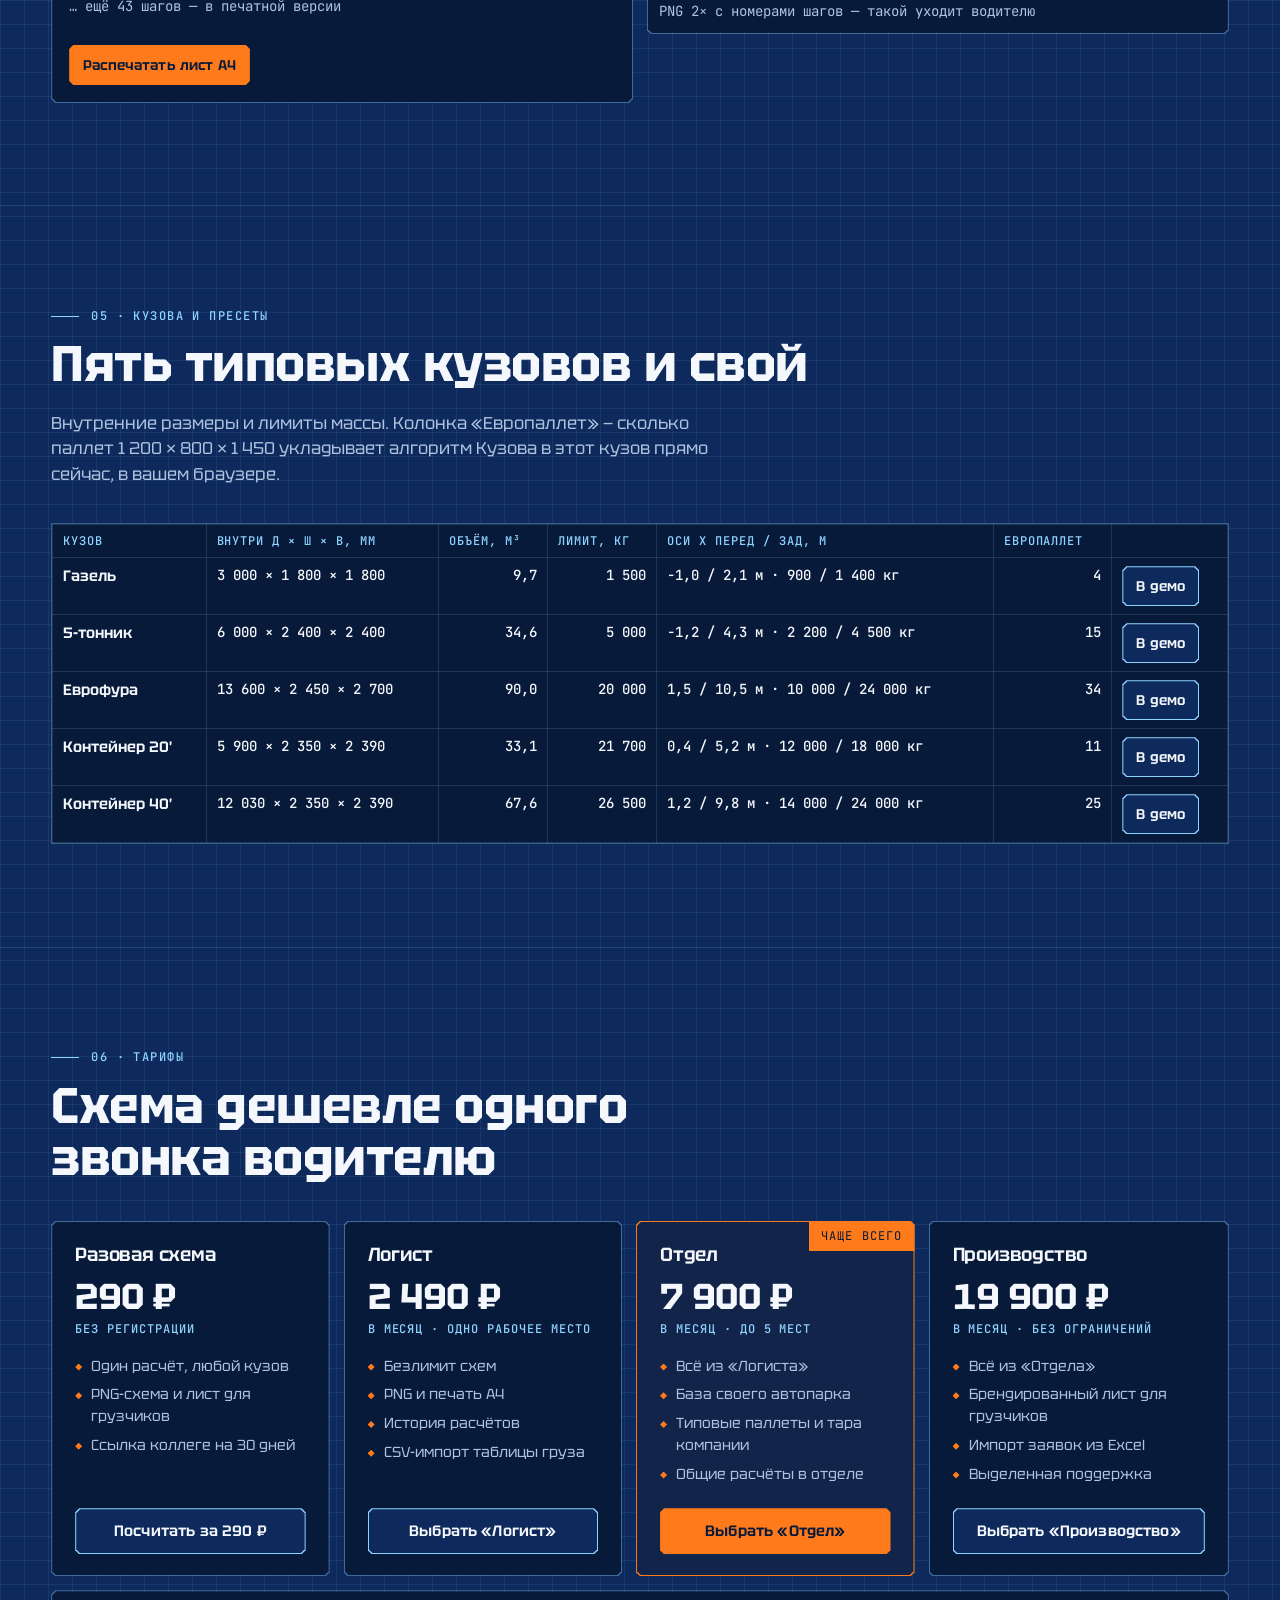
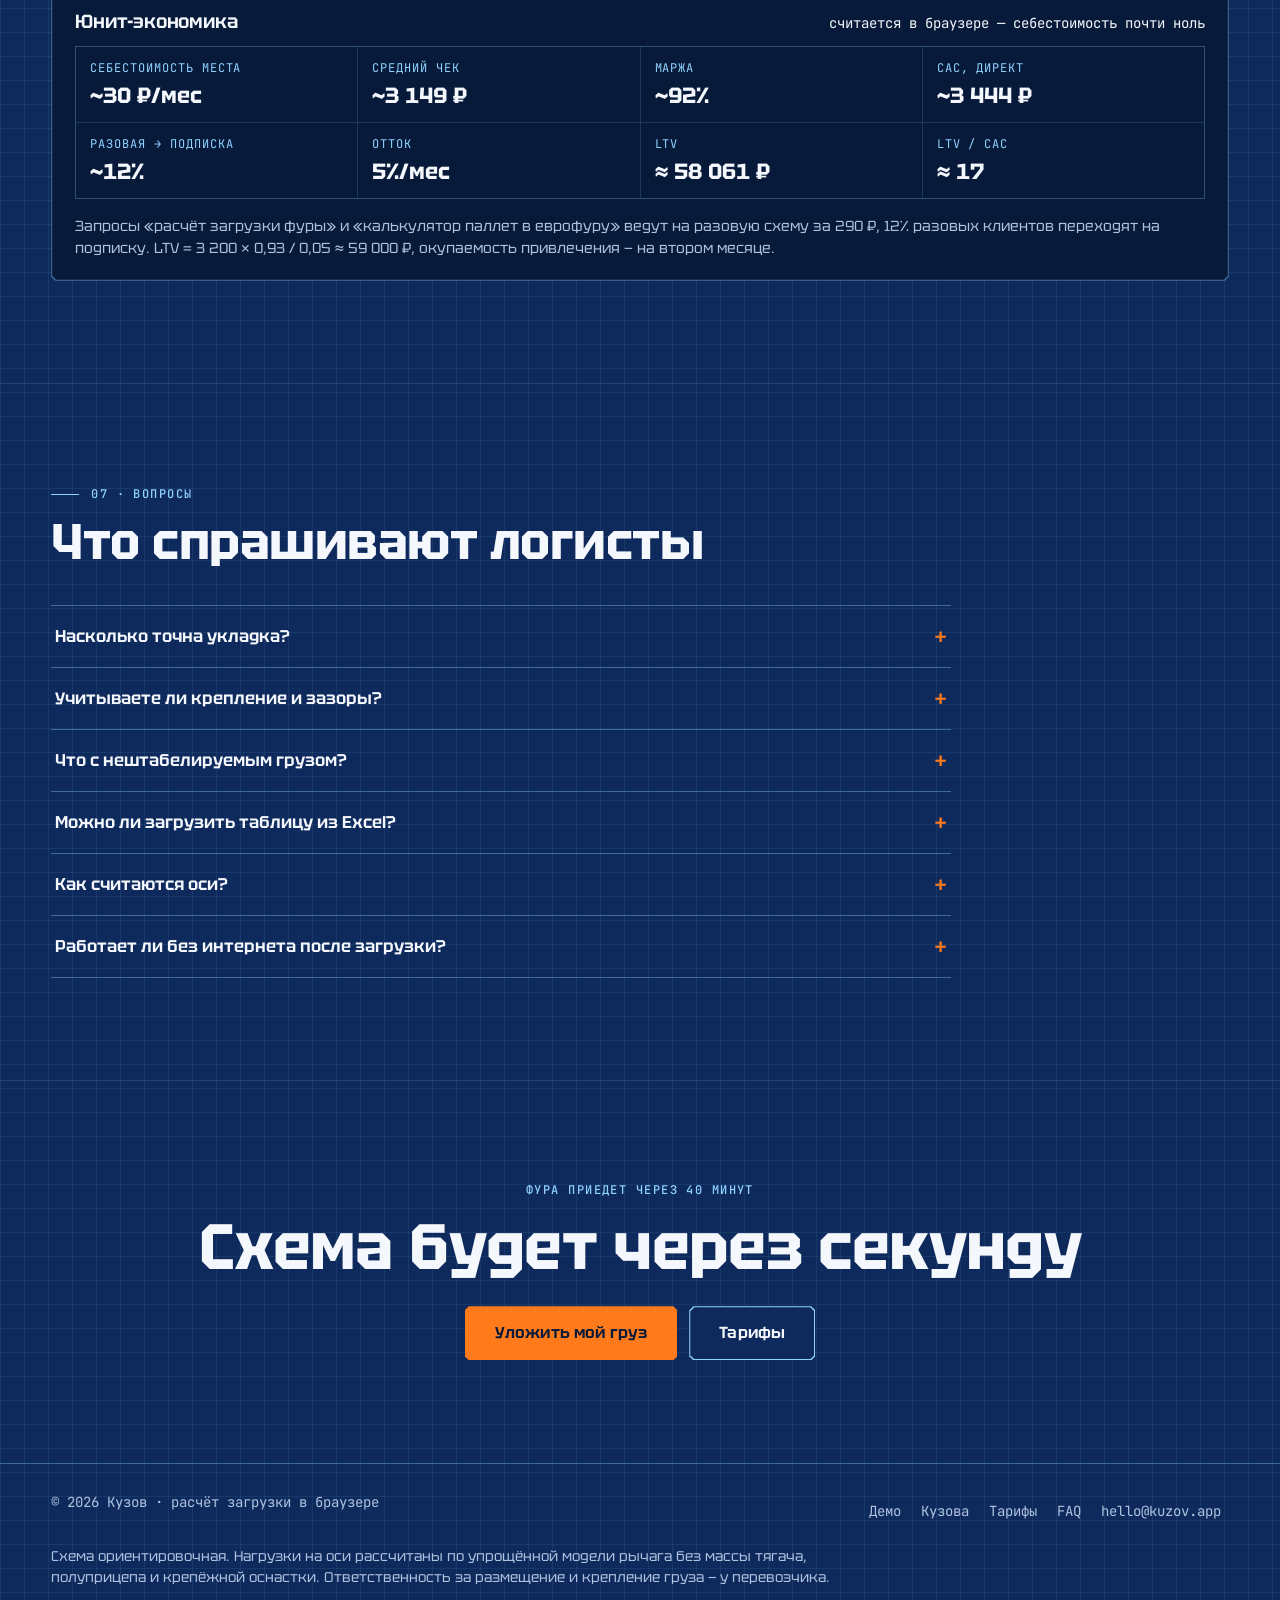
<file: sites/kuzov/index.html>
<!doctype html>
<html lang="ru">
<head>
<meta charset="utf-8">
<meta name="viewport" content="width=device-width, initial-scale=1">
<title>Кузов — схема загрузки фуры до того, как она приехала</title>
<meta name="description" content="Кузов укладывает груз в Газель, еврофуру или контейнер прямо в браузере: изометрическая схема, заполнение объёма, нагрузка на оси и печатный лист для грузчиков. Расчёт меньше секунды, схема — 290 ₽.">
<link rel="preconnect" href="https://fonts.googleapis.com">
<link rel="preconnect" href="https://fonts.gstatic.com" crossorigin>
<link href="https://fonts.googleapis.com/css2?family=Tektur:wght@400;500;600;700;800&family=JetBrains+Mono:wght@400;500;700&display=swap" rel="stylesheet">
<link rel="stylesheet" href="styles.css">
<link rel="icon" href="data:image/svg+xml,<svg xmlns='http://www.w3.org/2000/svg' viewBox='0 0 32 32'><rect width='32' height='32' fill='%230E2A5C'/><path d='M16 5l10 5.5v11L16 27 6 21.5v-11z' fill='%23FF7A1A'/><path d='M16 5l10 5.5L16 16 6 10.5z' fill='%23FFC857'/><path d='M16 16v11L6 21.5v-11z' fill='%23B85A12'/><path d='M16 16v11L6 21.5v-11zM16 5l10 5.5v11L16 27 6 21.5v-11zM16 16l10-5.5' fill='none' stroke='%23081A3A' stroke-width='1'/></svg>">
</head>
<body>
<header class="nav" id="top">
  <a class="logo" href="#top" aria-label="Кузов — на главную"><svg width="26" height="26" viewBox="0 0 32 32" aria-hidden="true"><path d="M16 4l11 6v12l-11 6-11-6V10z" fill="#FF7A1A"/><path d="M16 4l11 6-11 6-11-6z" fill="#FFC857"/><path d="M16 16v12L5 22V10z" fill="#B85A12"/><path d="M16 16v12M16 16l11-6M16 16L5 10" fill="none" stroke="#081A3A" stroke-width="1.2"/></svg>Кузов</a>
  <button class="burger" id="burger" type="button" aria-label="Открыть меню" aria-expanded="false" aria-controls="menu"><span></span><span></span><span></span></button>
  <nav id="menu" aria-label="Разделы">
    <a href="#demo">Демо</a><a href="#how">Как считает</a><a href="#sheet">Лист</a><a href="#bodies">Кузова</a><a href="#pricing">Тарифы</a><a href="#faq">FAQ</a>
    <a class="btn btn-sm" href="#demo">Уложить груз</a>
  </nav>
</header>

<main>
<!-- HERO: живая изометрическая синька -->
<section class="hero" id="hero">
  <canvas id="hero-canvas" role="img" aria-label="Анимированная изометрическая схема: еврофура 13 600 × 2 450 × 2 700 мм заполняется паллетами, бочками и мебелью; внизу шкала объёма и индикаторы нагрузки на оси"></canvas>
  <div class="hero-copy reveal">
    <p class="eyebrow">Кузов · расчёт загрузки<span class="eb-x"> · меньше секунды</span></p>
    <h1>Схема загрузки фуры до&nbsp;того, как&nbsp;она&nbsp;приехала</h1>
    <p class="lead">Кузов укладывает ваш груз в Газель, фуру или контейнер прямо в браузере: 3D-схема в изометрии, заполнение объёма, масса и нагрузка на оси, лист для грузчиков с порядком погрузки. Один лишний рейс стоит 30–80 тысяч ₽. Схема стоит 290 ₽.</p>
    <div class="actions"><a class="btn btn-lg" href="#demo">Уложить мой груз</a><button class="btn btn-line btn-lg" id="example" type="button">Посмотреть пример</button></div>
  </div>
  <p class="hero-hint mono" id="hero-hint">Движение мыши — поворот схемы · клик — пауза и номер шага</p>
</section>

<!-- 01 Цена недогруза -->
<section class="stats" id="cost">
  <div class="sec-head reveal"><p class="eyebrow">01 · Цена недогруза</p><h2>Влезет или нет — вопрос на 60&nbsp;000&nbsp;₽</h2></div>
  <div class="ind-grid">
    <div class="ind frame reveal"><span class="ind-label">Объёма теряется при укладке на глаз</span><strong class="ind-num"><span data-count="15">15</span>–<span data-count="25">25</span>%</strong><span class="ind-note">Воздух под потолком и между паллетами: груз в 13,6-метровой фуре занимает место, как в 11-метровой.</span></div>
    <div class="ind frame reveal"><span class="ind-label">Стоит лишний рейс</span><strong class="ind-num"><span data-count="30">30</span>–<span data-count="80">80</span> тыс.&nbsp;₽</strong><span class="ind-note">Когда остаток «не влез» и поехал второй машиной. По тарифам межгорода 2026 года, еврофура 1&nbsp;000–1&nbsp;500&nbsp;км.</span></div>
    <div class="ind frame reveal"><span class="ind-label">Штраф за перегруз оси</span><strong class="ind-num">от <span data-count="150000">150 000</span>&nbsp;₽</strong><span class="ind-note">Перевозчику-юрлицу на весовом контроле. Кузов показывает нагрузку на оси до того, как фура выехала.</span></div>
  </div>
</section>

<!-- 02 Демо -->
<section class="demo" id="demo">
  <div class="sec-head reveal"><p class="eyebrow">02 · Демо</p><h2>Уложите груз прямо здесь</h2><p class="sub">Таблица груза слева, схема в центре, метрики справа. Расчёт идёт в вашем браузере в отдельном потоке: 500 коробок — меньше 300 мс. Данные никуда не отправляются.</p></div>
  <div class="demo-grid reveal">
    <div class="pane pane-cargo frame">
      <div class="pane-head"><h3>Груз</h3><span class="mono" id="cargo-total">0 мест · 0 кг</span></div>
      <div class="presets" id="presets" role="group" aria-label="Добавить типовой груз">
        <button type="button" data-t="0"><i style="background:#5CC8FF"></i>+ Европаллета 1200×800</button><button type="button" data-t="1"><i style="background:#FFC857"></i>+ Коробка 600×400</button><button type="button" data-t="2"><i style="background:#9BE564"></i>+ Бочка 585×585</button><button type="button" data-t="3"><i style="background:#C792EA"></i>+ Диван 2200×900</button><button type="button" data-t="4"><i style="background:#FF9E7A"></i>+ Рулон 1000×1000</button><button type="button" data-t="5"><i style="background:#5CC8FF"></i>+ Мешок 800×500</button>
      </div>
      <div class="rows" id="rows"></div>
      <template id="row-tpl"><div class="row"><button type="button" class="sw" aria-label="Цвет груза"><i></i></button><input type="text" aria-label="Название груза" data-k="n"><button type="button" class="del" aria-label="Удалить">×</button>
        <div class="l2"><input type="number" min="0" max="30000" aria-label="Длина, мм" data-k="l"><span class="x">×</span><input type="number" min="0" max="30000" aria-label="Ширина, мм" data-k="w"><span class="x">×</span><input type="number" min="0" max="30000" aria-label="Высота, мм" data-k="h"><span class="u">мм</span><span class="kg"><input type="number" min="0" max="50000" aria-label="Вес, кг" data-k="kg"><span class="u">кг</span></span></div>
        <div class="l3"><input type="number" min="0" max="2000" aria-label="Количество" data-k="qty"><span class="u">шт</span><button type="button" class="tog" data-k="st">Штаб.</button><button type="button" class="tog" data-k="ti">Кант.</button></div></div></template>
      <div class="body-sel">
        <label class="field"><span>Кузов</span><select id="body"><option value="gazel">Газель</option><option value="t5">5-тонник</option><option value="euro" selected>Еврофура</option><option value="c20">Контейнер 20′</option><option value="c40">Контейнер 40′</option><option value="custom">Свой кузов</option></select></label>
        <label class="field"><span>Зазор, мм</span><input id="gap" type="number" min="0" max="300" step="10" value="0" inputmode="numeric"></label>
        <p class="mono muted body-dims" id="body-dims">13&nbsp;600 × 2&nbsp;450 × 2&nbsp;700 мм · лимит 20&nbsp;000 кг</p>
      </div>
      <div class="custom" id="custom" hidden>
        <label class="field"><span>Длина, мм</span><input id="cL" type="number" min="500" max="30000" step="10" value="8000"></label>
        <label class="field"><span>Ширина, мм</span><input id="cW" type="number" min="500" max="5000" step="10" value="2400"></label>
        <label class="field"><span>Высота, мм</span><input id="cH" type="number" min="300" max="5000" step="10" value="2500"></label>
        <label class="field"><span>Масса, кг</span><input id="cKg" type="number" min="100" max="100000" step="100" value="10000"></label>
        <label class="field"><span>Ось перед, x м</span><input id="cXf" type="number" min="-5" max="30" step="0.1" value="1"></label>
        <label class="field"><span>Ось зад, x м</span><input id="cXr" type="number" min="-5" max="30" step="0.1" value="6.5"></label>
        <label class="field"><span>Лимит перед, кг</span><input id="cLf" type="number" min="100" max="100000" step="100" value="6000"></label>
        <label class="field"><span>Лимит зад, кг</span><input id="cLr" type="number" min="100" max="100000" step="100" value="10000"></label>
      </div>
      <div class="pane-actions"><button class="btn" id="run" type="button">Рассчитать укладку</button><button class="btn btn-line" id="clear" type="button">Очистить</button></div>
      <div class="io"><button class="link" id="csv-out" type="button">Экспорт CSV</button><button class="link" id="csv-in-btn" type="button">Импорт CSV</button><input type="file" id="csv-in" class="visually-hidden" accept=".csv,.tsv,.txt" tabindex="-1" aria-label="Файл CSV с таблицей груза"></div>
    </div>

    <div class="pane pane-scene frame">
      <div class="scene-bar">
        <div class="seg" role="group" aria-label="Вид схемы"><button type="button" data-view="iso" aria-pressed="true">Изометрия</button><button type="button" data-view="ortho" aria-pressed="false">Сверху + сбоку</button></div>
        <span class="mono scene-hint"><span class="nw">Ctrl + колесо — масштаб</span> · <span class="nw">drag — панорама</span> · <span class="nw">клик по месту — строка таблицы</span></span>
      </div>
      <canvas id="scene" role="img" aria-label="Схема укладки груза в кузове"></canvas>
      <div class="step-ctl">
        <label for="step">Порядок погрузки</label>
        <input type="range" id="step" min="0" max="0" value="0">
        <output id="step-out" class="mono" for="step">0 / 0</output>
      </div>
    </div>

    <div class="pane pane-metrics frame">
      <div class="metric"><span class="ind-label">Заполнение объёма</span><strong class="ind-num" id="m-fill">0%</strong><div class="bar"><i id="m-fill-bar"></i></div><span class="mono muted" id="m-vol">0 из 0 м³</span></div>
      <div class="metric"><span class="ind-label">Масса / лимит</span><strong class="ind-num sm" id="m-mass">0 кг</strong><div class="bar"><i id="m-mass-bar"></i></div><span class="mono muted" id="m-mass-note">лимит 0 кг</span></div>
      <div class="gauges">
        <div><canvas class="gauge" id="g-front" role="img" aria-label="Нагрузка на переднюю ось"></canvas><span class="mono" id="g-front-t">перед —<br>из — кг</span></div>
        <div><canvas class="gauge" id="g-rear" role="img" aria-label="Нагрузка на заднюю тележку"></canvas><span class="mono" id="g-rear-t">зад —<br>из — кг</span></div>
      </div>
      <div class="metric"><span class="ind-label">Не влезло</span><strong class="ind-num sm" id="m-left">0 мест</strong><ul class="left-list mono" id="left-list"></ul></div>
      <p class="mono muted" id="m-time">расчёт: —</p>
      <div class="exports">
        <button class="btn btn-sm" id="png" type="button">PNG-схема</button>
        <button class="btn btn-sm btn-line" id="print" type="button">Печать листа</button>
        <button class="btn btn-sm btn-line" id="link" type="button">Ссылка коллеге</button>
        <button class="btn btn-sm btn-line" id="save" type="button">Сохранить</button>
      </div>
      <div class="saved" id="saved"></div>
    </div>
  </div>
  <p class="mono muted note reveal">Схема ориентировочная. Нагрузки на оси — по упрощённой модели рычага, без массы тягача и полуприцепа. Ответственность за размещение и крепление груза — у перевозчика.</p>
</section>

<!-- 03 Как считает -->
<section class="how" id="how">
  <div class="sec-head reveal"><p class="eyebrow">03 · Как считает</p><h2>Четыре правила, по которым Кузов укладывает груз</h2></div>
  <div class="how-grid">
    <article class="card frame reveal">
      <svg viewBox="0 0 240 160" aria-hidden="true"><g stroke="#8FD3FF" stroke-width="1" fill="none" stroke-dasharray="4 3" opacity=".6"><path d="M120 95L215 150M120 95L44 139M120 95V18"/></g><polygon points="81.9,117 139.1,150 139.1,106 81.9,73" fill="#5CC8FF" opacity=".85"/><polygon points="177.2,128 139.1,150 139.1,106 177.2,84" fill="#5CC8FF" opacity=".7"/><polygon points="120,51 177.2,84 139.1,106 81.9,73" fill="#5CC8FF"/><g fill="none" stroke="#081A3A" stroke-width="1"><path d="M120 51l57.2 33-38.1 22-57.2-33zM139.1 106v44M177.2 84v44M81.9 73v44M139.1 150l38.1-22M139.1 150l-57.2-33"/></g><g fill="#FF7A1A"><circle cx="177.2" cy="128" r="4.5"/><circle cx="81.9" cy="117" r="4.5"/><circle cx="120" cy="51" r="4.5"/></g><g font-family="JetBrains Mono,monospace" font-size="9" fill="#8FD3FF"><text x="184" y="131">x+l</text><text x="60" y="121">y+w</text><text x="126" y="48">z+h</text></g></svg>
      <h3>Экстремальные точки</h3>
      <p>Каждое поставленное место открывает три новые точки: справа, сзади и сверху. Следующее место пробует их по порядку: сначала ниже, затем ближе к передней стенке. Занятые точки стираются. 500 коробок — меньше 300 мс.</p>
    </article>
    <article class="card frame reveal">
      <svg viewBox="0 0 240 160" aria-hidden="true"><g fill="none" stroke="#8FD3FF" stroke-width="1.5"><path d="M40 130h180V40H40z" stroke-dasharray="5 3"/><path d="M40 130H14l-6-20v-30l10-10h22"/></g><circle cx="30" cy="136" r="7" fill="none" stroke="#8FD3FF" stroke-width="1.5"/><circle cx="190" cy="136" r="7" fill="none" stroke="#8FD3FF" stroke-width="1.5"/><g stroke="#081A3A" stroke-width="1"><rect x="42" y="92" width="44" height="37" fill="#5CC8FF"/><rect x="88" y="92" width="44" height="37" fill="#5CC8FF"/><rect x="134" y="92" width="44" height="37" fill="#5CC8FF"/><rect x="180" y="100" width="38" height="29" fill="#C792EA"/><rect x="42" y="64" width="38" height="26" fill="#FFC857"/><rect x="82" y="64" width="30" height="26" fill="#FFC857"/><rect x="114" y="64" width="26" height="26" fill="#FFC857"/><rect x="142" y="70" width="22" height="20" fill="#9BE564"/><rect x="166" y="70" width="22" height="20" fill="#9BE564"/></g><g font-family="JetBrains Mono,monospace" font-size="9" fill="#8FD3FF"><text x="44" y="118" fill="#081A3A">600 кг</text><text x="44" y="80" fill="#081A3A">120 кг</text><text x="8" y="26">перед</text><text x="196" y="26">зад</text></g><path d="M60 22h110" stroke="#FF7A1A" stroke-width="1.5"/><path d="M66 17l-8 5 8 5" fill="none" stroke="#FF7A1A" stroke-width="1.5"/></svg>
      <h3>Тяжёлое вниз и вперёд — всегда</h3>
      <p>Нештабелируемые и тяжёлые места идут первыми: на пол и к передней стенке. Лёгкое и штабелируемое — сверху и сзади. Так груз не продавит нижний ряд и не перегрузит заднюю тележку.</p>
    </article>
    <article class="card frame reveal">
      <svg viewBox="0 0 240 160" aria-hidden="true"><g stroke="#081A3A" stroke-width=".8"><polygon points="34.7,60 60.7,75 60.7,65 34.7,50" fill="#FFC857" opacity=".85"/><polygon points="78,65 60.7,75 60.7,65 78,55" fill="#FFC857" opacity=".7"/><polygon points="52,40 78,55 60.7,65 34.7,50" fill="#FFC857"/><polygon points="96,65 113.3,75 113.3,65 96,55" fill="#FFC857" opacity=".85"/><polygon points="139.3,60 113.3,75 113.3,65 139.3,50" fill="#FFC857" opacity=".7"/><polygon points="122,40 139.3,50 113.3,65 96,55" fill="#FFC857"/><polygon points="183.3,55 209.3,70 209.3,50 183.3,35" fill="#FFC857" opacity=".85"/><polygon points="218,65 209.3,70 209.3,50 218,45" fill="#FFC857" opacity=".7"/><polygon points="192,30 218,45 209.3,50 183.3,35" fill="#FFC857"/><polygon points="26,123 34.7,128 34.7,108 26,103" fill="#FFC857" opacity=".85"/><polygon points="60.7,113 34.7,128 34.7,108 60.7,93" fill="#FFC857" opacity=".7"/><polygon points="52,88 60.7,93 34.7,108 26,103" fill="#FFC857"/><polygon points="113.3,113 130.7,123 130.7,93 113.3,83" fill="#FFC857" opacity=".85"/><polygon points="139.3,118 130.7,123 130.7,93 139.3,88" fill="#FFC857" opacity=".7"/><polygon points="122,78 139.3,88 130.7,93 113.3,83" fill="#FFC857"/><polygon points="174.7,118 183.3,123 183.3,93 174.7,88" fill="#FFC857" opacity=".85"/><polygon points="200.7,113 183.3,123 183.3,93 200.7,83" fill="#FFC857" opacity=".7"/><polygon points="192,78 200.7,83 183.3,93 174.7,88" fill="#FFC857"/></g><path d="M20 82h200" stroke="#8FD3FF" stroke-width="1" stroke-dasharray="4 3" opacity=".6"/><g font-family="JetBrains Mono,monospace" font-size="9" fill="#8FD3FF"><text x="20" y="20">кантовать нельзя — 2 поворота</text><text x="20" y="146">можно — все 6 ориентаций</text></g></svg>
      <h3>Поворот при кантовании</h3>
      <p>Если кантовать нельзя — 2 поворота вокруг вертикали. Если можно — все 6 ориентаций. Место засчитывается, только когда не меньше 70% основания стоит на полу или на штабелируемых местах той же высоты.</p>
    </article>
    <article class="card frame reveal">
      <svg viewBox="0 0 240 160" aria-hidden="true"><path d="M30 96h190" stroke="#8FD3FF" stroke-width="2"/><g fill="none" stroke="#8FD3FF" stroke-width="1.5"><path d="M60 96l-10 18h20zM180 96l-10 18h20z"/></g><g stroke="#081A3A" stroke-width="1"><rect x="36" y="66" width="46" height="30" fill="#5CC8FF"/><rect x="84" y="66" width="46" height="30" fill="#5CC8FF"/><rect x="132" y="74" width="30" height="22" fill="#9BE564"/><rect x="164" y="74" width="30" height="22" fill="#9BE564"/></g><g stroke="#FF7A1A" stroke-width="1.5" fill="none"><path d="M59 40v22M55 56l4 6 4-6M107 40v22M103 56l4 6 4-6M147 50v20M143 64l4 6 4-6"/><path d="M60 146v-26M56 126l4-6 4 6M180 146v-26M176 126l4-6 4 6"/></g><g font-family="JetBrains Mono,monospace" font-size="9" fill="#8FD3FF"><text x="40" y="34">m₁</text><text x="100" y="34">m₂</text><text x="140" y="46">m₃</text><text x="18" y="156">F перед</text><text x="160" y="156">F зад</text><text x="68" y="128">x перед</text><text x="188" y="128">x зад</text></g><path d="M60 140h120" stroke="#8FD3FF" stroke-width="1" stroke-dasharray="3 3" opacity=".5"/></svg>
      <h3>Модель рычага для осей</h3>
      <p class="mono formula">F<sub>зад</sub> = Σ m<sub>i</sub>·(x<sub>i</sub> − x<sub>перед</sub>) /<br>(x<sub>зад</sub> − x<sub>перед</sub>)<br>F<sub>перед</sub> = M − F<sub>зад</sub></p>
      <p>Зелёная зона до 90% лимита оси, жёлтая до 100%, красная выше. Оценка ориентировочная: без массы тягача и полуприцепа, для полной картины нужны паспортные данные автопоезда.</p>
    </article>
  </div>
</section>

<!-- 04 Лист для грузчиков -->
<section class="sheet" id="sheet">
  <div class="sec-head reveal"><p class="eyebrow">04 · Лист для грузчиков</p><h2>Грузчики получают лист, а не объяснение на словах</h2><p class="sub">Таблица «шаг — груз — ряд — слой — вес» и схема с номерами шагов. Лист печатается на A4 одной кнопкой, PNG уходит водителю в мессенджер. Ниже — лист текущего расчёта из демо.</p></div>
  <div class="sheet-grid">
    <div class="frame sheet-table reveal">
      <div class="pane-head"><h3 id="sheet-title">Лист погрузки</h3><span class="mono" id="sheet-meta">—</span></div>
      <table class="grid-table"><thead><tr><th>Шаг</th><th>Груз</th><th>Ряд x, мм</th><th>Слой z, мм</th><th>Вес, кг</th></tr></thead><tbody id="sheet-rows"></tbody></table>
      <p class="mono muted" id="sheet-more"></p>
      <button class="btn btn-sm" id="print2" type="button">Распечатать лист A4</button>
    </div>
    <figure class="frame sheet-png reveal"><img id="sheet-img" alt="PNG-схема укладки с номерами шагов на местах" width="800" height="500"><figcaption class="mono">PNG 2× с номерами шагов — такой уходит водителю</figcaption></figure>
  </div>
</section>

<!-- 05 Кузова -->
<section class="bodies" id="bodies">
  <div class="sec-head reveal"><p class="eyebrow">05 · Кузова и пресеты</p><h2>Пять типовых кузовов и свой</h2><p class="sub">Внутренние размеры и лимиты массы. Колонка «Европаллет» — сколько паллет 1 200 × 800 × 1 450 укладывает алгоритм Кузова в этот кузов прямо сейчас, в вашем браузере.</p></div>
  <p class="mono muted tbl-hint">Таблица прокручивается вбок →</p>
  <div class="tbl-scroll reveal"><table class="grid-table bodies-table"><thead><tr><th>Кузов</th><th>Внутри Д × Ш × В, мм</th><th>Объём, м³</th><th>Лимит, кг</th><th>Оси x перед / зад, м</th><th>Европаллет</th><th></th></tr></thead><tbody id="bodies-rows">
    <tr><td>Газель</td><td class="mono">3&nbsp;000 × 1&nbsp;800 × 1&nbsp;800</td><td class="num">9,7</td><td class="num">1&nbsp;500</td><td>−1,0 / 2,1 м · 900 / 1&nbsp;400 кг</td><td class="num" data-pal="gazel">4</td><td><button type="button" class="btn btn-sm btn-line" data-body="gazel">В демо</button></td></tr>
    <tr><td>5-тонник</td><td class="mono">6&nbsp;000 × 2&nbsp;400 × 2&nbsp;400</td><td class="num">34,6</td><td class="num">5&nbsp;000</td><td>−1,2 / 4,3 м · 2&nbsp;200 / 4&nbsp;500 кг</td><td class="num" data-pal="t5">15</td><td><button type="button" class="btn btn-sm btn-line" data-body="t5">В демо</button></td></tr>
    <tr><td>Еврофура</td><td class="mono">13&nbsp;600 × 2&nbsp;450 × 2&nbsp;700</td><td class="num">90,0</td><td class="num">20&nbsp;000</td><td>1,5 / 10,5 м · 10&nbsp;000 / 24&nbsp;000 кг</td><td class="num" data-pal="euro">34</td><td><button type="button" class="btn btn-sm btn-line" data-body="euro">В демо</button></td></tr>
    <tr><td>Контейнер 20′</td><td class="mono">5&nbsp;900 × 2&nbsp;350 × 2&nbsp;390</td><td class="num">33,1</td><td class="num">21&nbsp;700</td><td>0,4 / 5,2 м · 12&nbsp;000 / 18&nbsp;000 кг</td><td class="num" data-pal="c20">11</td><td><button type="button" class="btn btn-sm btn-line" data-body="c20">В демо</button></td></tr>
    <tr><td>Контейнер 40′</td><td class="mono">12&nbsp;030 × 2&nbsp;350 × 2&nbsp;390</td><td class="num">67,6</td><td class="num">26&nbsp;500</td><td>1,2 / 9,8 м · 14&nbsp;000 / 24&nbsp;000 кг</td><td class="num" data-pal="c40">25</td><td><button type="button" class="btn btn-sm btn-line" data-body="c40">В демо</button></td></tr>
  </tbody></table></div>
</section>

<!-- 06 Тарифы -->
<section class="pricing" id="pricing">
  <div class="sec-head reveal"><p class="eyebrow">06 · Тарифы</p><h2>Схема дешевле одного звонка водителю</h2></div>
  <div class="plans">
    <article class="plan frame reveal"><h3>Разовая схема</h3><p class="price">290 ₽</p><p class="per">без регистрации</p><ul><li>Один расчёт, любой кузов</li><li>PNG-схема и лист для грузчиков</li><li>Ссылка коллеге на 30 дней</li></ul><button class="btn btn-line btn-wide" type="button" data-plan="Разовая схема">Посчитать за 290 ₽</button></article>
    <article class="plan frame reveal"><h3>Логист</h3><p class="price">2 490 ₽</p><p class="per">в месяц · одно рабочее место</p><ul><li>Безлимит схем</li><li>PNG и печать A4</li><li>История расчётов</li><li>CSV-импорт таблицы груза</li></ul><button class="btn btn-line btn-wide" type="button" data-plan="Логист">Выбрать «Логист»</button></article>
    <article class="plan plan-hot frame reveal"><span class="tag mono">Чаще всего</span><h3>Отдел</h3><p class="price">7 900 ₽</p><p class="per">в месяц · до 5 мест</p><ul><li>Всё из «Логиста»</li><li>База своего автопарка</li><li>Типовые паллеты и тара компании</li><li>Общие расчёты в отделе</li></ul><button class="btn btn-wide" type="button" data-plan="Отдел">Выбрать «Отдел»</button></article>
    <article class="plan frame reveal"><h3>Производство</h3><p class="price">19 900 ₽</p><p class="per">в месяц · без ограничений</p><ul><li>Всё из «Отдела»</li><li>Брендированный лист для грузчиков</li><li>Импорт заявок из Excel</li><li>Выделенная поддержка</li></ul><button class="btn btn-line btn-wide" type="button" data-plan="Производство">Выбрать «Производство»</button></article>
  </div>
  <div class="unit frame reveal">
    <div class="pane-head"><h3>Юнит-экономика</h3><span class="mono">считается в браузере — себестоимость почти ноль</span></div>
    <dl class="unit-grid mono">
      <div><dt>Себестоимость места</dt><dd>~<span data-count="30">30</span> ₽/мес</dd></div>
      <div><dt>Средний чек</dt><dd>~<span data-count="3200">3 200</span> ₽</dd></div>
      <div><dt>Маржа</dt><dd>~<span data-count="93">93</span>%</dd></div>
      <div><dt>CAC, Директ</dt><dd>~<span data-count="3500">3 500</span> ₽</dd></div>
      <div><dt>Разовая → подписка</dt><dd>~<span data-count="12">12</span>%</dd></div>
      <div><dt>Отток</dt><dd><span data-count="5">5</span>%/мес</dd></div>
      <div><dt>LTV</dt><dd>≈ <span data-count="59000">59 000</span> ₽</dd></div>
      <div><dt>LTV / CAC</dt><dd>≈ <span data-count="17">17</span></dd></div>
    </dl>
    <p class="muted">Запросы «расчёт загрузки фуры» и «калькулятор паллет в еврофуру» ведут на разовую схему за 290 ₽, 12% разовых клиентов переходят на подписку. LTV = 3&nbsp;200 × 0,93&nbsp;/&nbsp;0,05 ≈ 59&nbsp;000&nbsp;₽, окупаемость привлечения — на втором месяце.</p>
  </div>
</section>

<!-- 07 FAQ -->
<section class="faq" id="faq">
  <div class="sec-head reveal"><p class="eyebrow">07 · Вопросы</p><h2>Что спрашивают логисты</h2></div>
  <div class="faq-list reveal">
    <details><summary>Насколько точна укладка?</summary><p>На уровне ручной раскладки опытного логиста: 34 европаллеты в еврофуру, 11 в 20-футовый и 25 в 40-футовый контейнер — столько же, сколько в отраслевых справочниках. Геометрия корректна на 100%: места не пересекаются, не висят в воздухе, не выходят за стенки. Укладка повторяема: один и тот же список груза всегда даёт одну схему.</p></details>
    <details><summary>Учитываете ли крепление и зазоры?</summary><p>Зазор между местами настраивается в миллиметрах (по умолчанию 0). Ремни, распорки и прокладки Кузов не считает — он показывает, что и куда ставить. Крепление по правилам перевозчика остаётся за ним.</p></details>
    <details><summary>Что с нештабелируемым грузом?</summary><p>Снимите флаг «Штаб.» в строке: на такое место ничего не поставят, а само оно пойдёт первым — на пол, ближе к передней стенке. Если флага «Кант.» тоже нет, место поворачивается только вокруг вертикали.</p></details>
    <details><summary>Можно ли загрузить таблицу из Excel?</summary><p>Да, через CSV: сохраните лист как CSV с колонками «название; длина; ширина; высота; кг; шт; штабелируемый; кантовать» и нажмите «Импорт CSV». Разделитель — точка с запятой, запятая или табуляция. Экспорт обратно — одной кнопкой.</p></details>
    <details><summary>Как считаются оси?</summary><p>По модели рычага: F<sub>зад</sub> = <span class="nw">Σ m<sub>i</sub>·(x<sub>i</sub> − x<sub>перед</sub>)</span> / <span class="nw">(x<sub>зад</sub> − x<sub>перед</sub>)</span>, F<sub>перед</sub> = M − F<sub>зад</sub>. Для еврофуры: передняя тележка x = 1,5 м с лимитом 10 т, задняя x = 10,5 м с лимитом 24 т суммарно для трёхосного полуприцепа — упрощённо, без массы тягача и прицепа. Координаты и лимиты своего автопоезда задаются в кузове «Свой».</p></details>
    <details><summary>Работает ли без интернета после загрузки?</summary><p>Да. Страница, алгоритм и схема — три файла, которые уже у вас в браузере. Расчёты сохраняются в localStorage, ссылка коллеге несёт все параметры в адресе страницы.</p></details>
  </div>
</section>

<!-- CTA -->
<section class="cta reveal">
  <p class="eyebrow">Фура приедет через 40 минут</p>
  <h2>Схема будет через секунду</h2>
  <div class="actions"><a class="btn btn-lg" href="#demo">Уложить мой груз</a><a class="btn btn-line btn-lg" href="#pricing">Тарифы</a></div>
</section>
</main>

<footer class="footer">
  <div class="foot-grid">
    <p class="mono">© 2026 Кузов · расчёт загрузки в браузере</p>
    <nav class="mono" aria-label="Ссылки в подвале"><a href="#demo">Демо</a><a href="#bodies">Кузова</a><a href="#pricing">Тарифы</a><a href="#faq">FAQ</a><a href="mailto:hello@kuzov.app">hello@kuzov.app</a></nav>
  </div>
  <p class="disclaimer">Схема ориентировочная. Нагрузки на оси рассчитаны по упрощённой модели рычага без массы тягача, полуприцепа и крепёжной оснастки. Ответственность за размещение и крепление груза — у перевозчика.</p>
</footer>

<!-- Печатный лист A4: заполняется при печати -->
<section id="print-sheet" class="print-only" aria-hidden="true">
  <h1 id="p-title">Лист погрузки</h1>
  <p class="mono" id="p-meta"></p>
  <div class="p-views" id="p-views"></div>
  <table class="grid-table"><thead><tr><th>Шаг</th><th>Груз</th><th>Ряд x, мм</th><th>Слой z, мм</th><th>Вес, кг</th></tr></thead><tbody id="p-rows"></tbody></table>
  <p class="p-note">Схема ориентировочная, нагрузки на оси — по упрощённой модели. Ответственность за размещение и крепление груза — у перевозчика.</p>
</section>
<div class="toast mono" id="toast" role="status" aria-live="polite"></div>
<script src="app.js"></script>
</body>
</html>
</file>
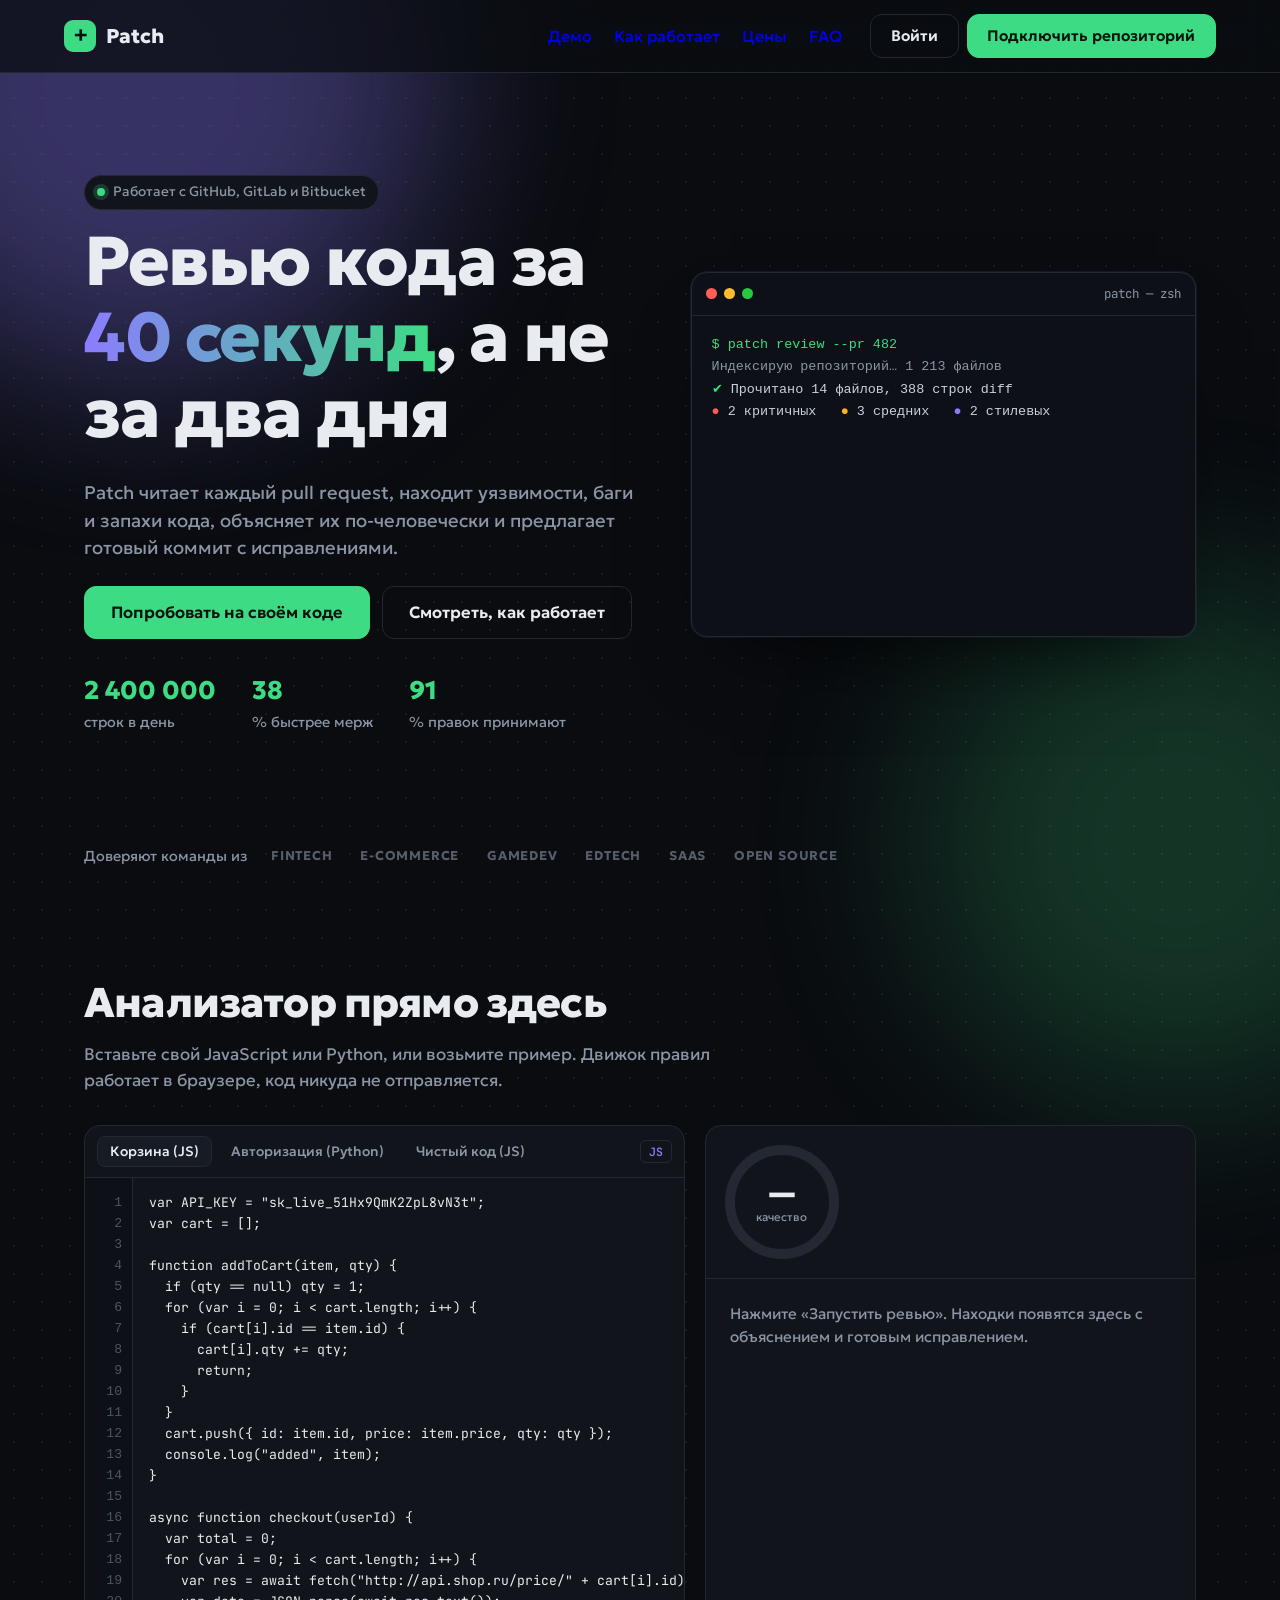
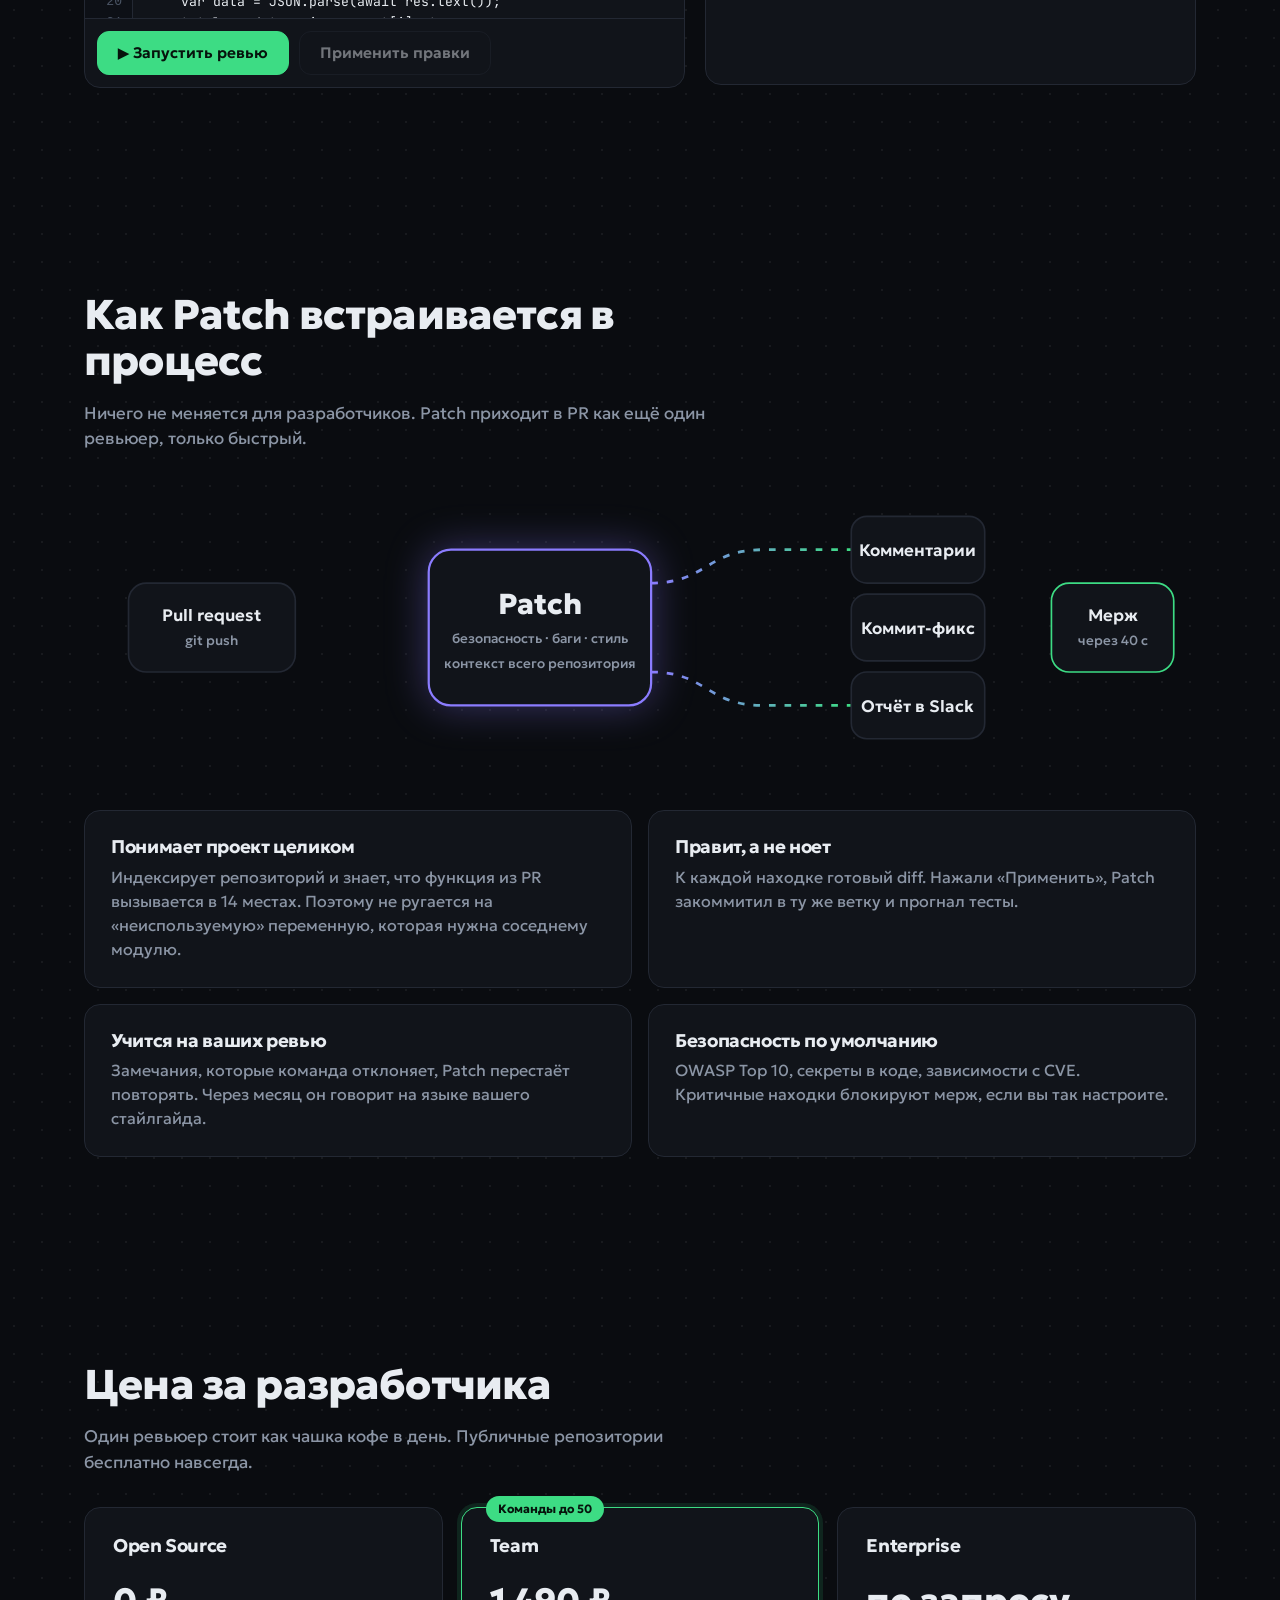
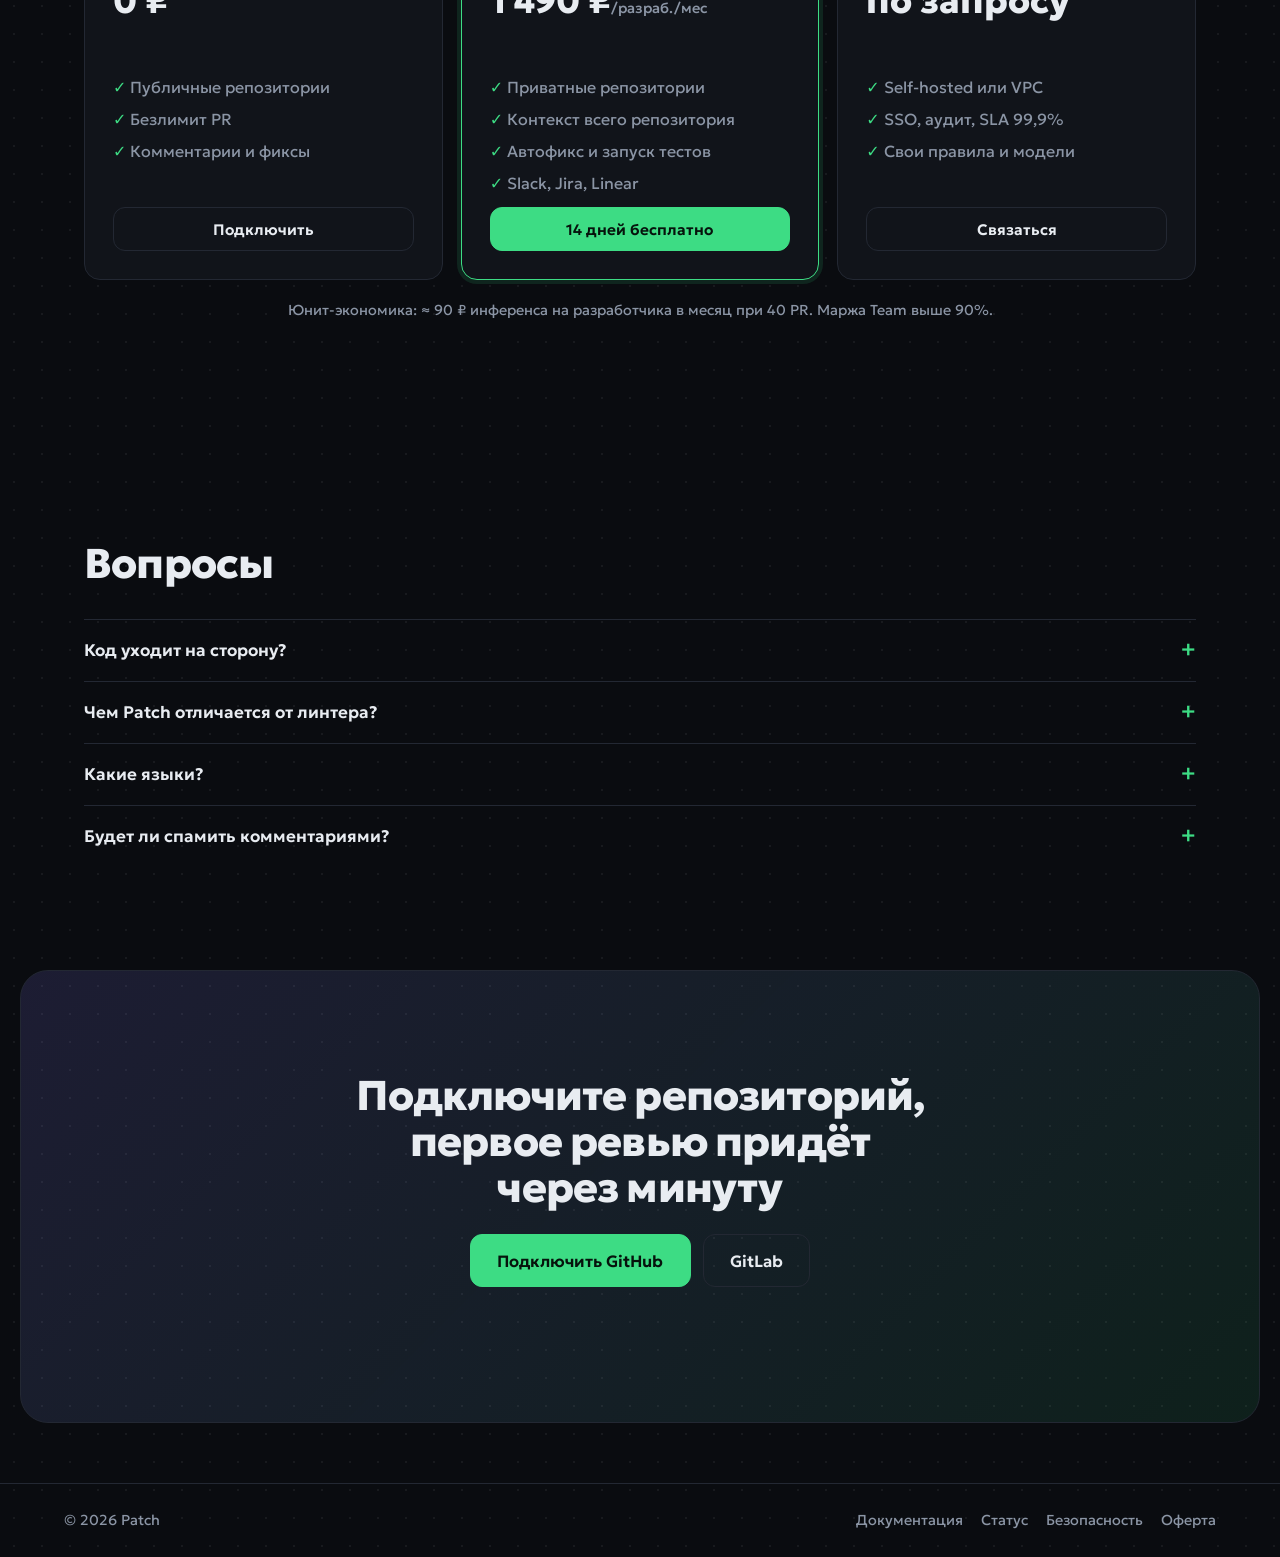
<file: sites/patch/index.html>
<!doctype html>
<html lang="ru">
<head>
<meta charset="utf-8">
<meta name="viewport" content="width=device-width, initial-scale=1">
<title>Patch — AI-ревью кода, которое чинит, а не только находит</title>
<meta name="description" content="Patch читает каждый pull request, находит уязвимости, баги и запахи кода и предлагает готовые правки. Попробуйте анализатор прямо в браузере.">
<link rel="preconnect" href="https://fonts.googleapis.com">
<link href="https://fonts.googleapis.com/css2?family=Geologica:wght@400;500;600;700;800&family=JetBrains+Mono:wght@400;500;700&display=swap" rel="stylesheet">
<link rel="stylesheet" href="styles.css">
<link rel="icon" href="data:image/svg+xml,<svg xmlns='http://www.w3.org/2000/svg' viewBox='0 0 32 32'><rect width='32' height='32' rx='8' fill='%230a0c10'/><path d='M8 16h16M16 8v16' stroke='%233ddc84' stroke-width='4' stroke-linecap='round'/></svg>">
</head>
<body>
<div class="glow g1"></div><div class="glow g2"></div>

<header class="nav">
  <a class="logo" href="#"><span class="logo-mark">+</span>Patch</a>
  <nav><a href="#demo">Демо</a><a href="#how">Как работает</a><a href="#pricing">Цены</a><a href="#faq">FAQ</a></nav>
  <div class="nav-cta"><a class="btn btn-ghost" href="#demo">Войти</a><a class="btn btn-primary" href="#demo">Подключить репозиторий</a></div>
</header>

<main>
<section class="hero">
  <div class="hero-copy reveal">
    <p class="eyebrow"><span class="dot"></span>Работает с GitHub, GitLab и Bitbucket</p>
    <h1>Ревью кода за <span class="grad">40 секунд</span>, а не за два дня</h1>
    <p class="lead">Patch читает каждый pull request, находит уязвимости, баги и запахи кода, объясняет их по-человечески и предлагает готовый коммит с исправлениями.</p>
    <div class="actions">
      <a class="btn btn-primary btn-lg" href="#demo">Попробовать на своём коде</a>
      <a class="btn btn-ghost btn-lg" href="#how">Смотреть, как работает</a>
    </div>
    <ul class="proof">
      <li><b data-count="2400000">0</b><span>строк в день</span></li>
      <li><b data-count="38">0</b><span>% быстрее мерж</span></li>
      <li><b data-count="91">0</b><span>% правок принимают</span></li>
    </ul>
  </div>
  <div class="terminal reveal" aria-hidden="true">
    <div class="term-bar"><i></i><i></i><i></i><span>patch — zsh</span></div>
    <pre id="term"></pre>
  </div>
</section>

<section class="logos reveal">
  <span>Доверяют команды из</span>
  <div class="logo-row"><b>fintech</b><b>e-commerce</b><b>gamedev</b><b>edtech</b><b>SaaS</b><b>open source</b></div>
</section>

<section id="demo" class="demo">
  <div class="section-head reveal">
    <h2>Анализатор прямо здесь</h2>
    <p>Вставьте свой JavaScript или Python, или возьмите пример. Движок правил работает в браузере, код никуда не отправляется.</p>
  </div>
  <div class="demo-grid">
    <div class="editor reveal">
      <div class="editor-bar">
        <div class="tabs" id="samples"></div>
        <span class="lang" id="lang">JS</span>
      </div>
      <div class="editor-body">
        <pre class="gutter" id="gutter"></pre>
        <textarea id="code" spellcheck="false" wrap="off"></textarea>
      </div>
      <div class="editor-actions">
        <button class="btn btn-primary" id="run">▶ Запустить ревью</button>
        <button class="btn btn-ghost" id="fix" disabled>Применить правки</button>
        <span class="muted" id="run-status"></span>
      </div>
    </div>
    <div class="review reveal">
      <div class="score">
        <svg viewBox="0 0 120 120"><circle class="track" cx="60" cy="60" r="52"/><circle class="bar" id="score-bar" cx="60" cy="60" r="52"/></svg>
        <div class="score-val"><b id="score">—</b><span>качество</span></div>
        <div class="score-legend" id="legend"></div>
      </div>
      <ol class="findings" id="findings"><li class="placeholder">Нажмите «Запустить ревью». Находки появятся здесь с объяснением и готовым исправлением.</li></ol>
    </div>
  </div>
</section>

<section id="how" class="how">
  <div class="section-head reveal"><h2>Как Patch встраивается в процесс</h2><p>Ничего не меняется для разработчиков. Patch приходит в PR как ещё один ревьюер, только быстрый.</p></div>
  <svg class="pipeline reveal" viewBox="0 0 1000 260" aria-labelledby="pl-title"><title id="pl-title">PR → Patch → комментарии → мерж</title>
    <defs><linearGradient id="pg" x1="0" x2="1"><stop offset="0" stop-color="#8b7cff"/><stop offset="1" stop-color="#3ddc84"/></linearGradient></defs>
    <path class="wire" d="M190 130 H310"/><path class="wire" d="M510 90 C560 90 560 60 610 60 H690"/><path class="wire" d="M510 130 H690"/><path class="wire" d="M510 170 C560 170 560 200 610 200 H690"/><path class="wire" d="M810 130 H870"/>
    <g class="node"><rect x="40" y="90" width="150" height="80" rx="16"/><text x="115" y="124">Pull request</text><text x="115" y="146" class="sub">git push</text></g>
    <g class="node core"><rect x="310" y="60" width="200" height="140" rx="20"/><text x="410" y="118" class="big">Patch</text><text x="410" y="144" class="sub">безопасность · баги · стиль</text><text x="410" y="166" class="sub">контекст всего репозитория</text></g>
    <g class="node"><rect x="690" y="30" width="120" height="60" rx="14"/><text x="750" y="66">Комментарии</text></g>
    <g class="node"><rect x="690" y="100" width="120" height="60" rx="14"/><text x="750" y="136">Коммит-фикс</text></g>
    <g class="node"><rect x="690" y="170" width="120" height="60" rx="14"/><text x="750" y="206">Отчёт в Slack</text></g>
    <g class="node ok"><rect x="870" y="90" width="110" height="80" rx="16"/><text x="925" y="124">Мерж</text><text x="925" y="146" class="sub">через 40 с</text></g>
  </svg>
  <div class="features">
    <article class="reveal"><h3>Понимает проект целиком</h3><p>Индексирует репозиторий и знает, что функция из PR вызывается в 14 местах. Поэтому не ругается на «неиспользуемую» переменную, которая нужна соседнему модулю.</p></article>
    <article class="reveal"><h3>Правит, а не ноет</h3><p>К каждой находке готовый diff. Нажали «Применить», Patch закоммитил в ту же ветку и прогнал тесты.</p></article>
    <article class="reveal"><h3>Учится на ваших ревью</h3><p>Замечания, которые команда отклоняет, Patch перестаёт повторять. Через месяц он говорит на языке вашего стайлгайда.</p></article>
    <article class="reveal"><h3>Безопасность по умолчанию</h3><p>OWASP Top 10, секреты в коде, зависимости с CVE. Критичные находки блокируют мерж, если вы так настроите.</p></article>
  </div>
</section>

<section id="pricing" class="pricing">
  <div class="section-head reveal"><h2>Цена за разработчика</h2><p>Один ревьюер стоит как чашка кофе в день. Публичные репозитории бесплатно навсегда.</p></div>
  <div class="plans">
    <article class="plan reveal"><h3>Open Source</h3><p class="price">0 ₽</p><ul><li>Публичные репозитории</li><li>Безлимит PR</li><li>Комментарии и фиксы</li></ul><a class="btn btn-ghost btn-wide" href="#demo">Подключить</a></article>
    <article class="plan plan-hot reveal"><span class="tag">Команды до 50</span><h3>Team</h3><p class="price">1 490 ₽<small>/разраб./мес</small></p><ul><li>Приватные репозитории</li><li>Контекст всего репозитория</li><li>Автофикс и запуск тестов</li><li>Slack, Jira, Linear</li></ul><a class="btn btn-primary btn-wide" href="#demo">14 дней бесплатно</a></article>
    <article class="plan reveal"><h3>Enterprise</h3><p class="price">по запросу</p><ul><li>Self-hosted или VPC</li><li>SSO, аудит, SLA 99,9%</li><li>Свои правила и модели</li></ul><a class="btn btn-ghost btn-wide" href="#demo">Связаться</a></article>
  </div>
  <p class="muted small center reveal">Юнит-экономика: ≈ 90 ₽ инференса на разработчика в месяц при 40 PR. Маржа Team выше 90%.</p>
</section>

<section id="faq" class="faq">
  <div class="section-head reveal"><h2>Вопросы</h2></div>
  <details class="reveal"><summary>Код уходит на сторону?</summary><p>В облачной версии анализ идёт в изолированном окружении и не используется для обучения. Для Enterprise есть self-hosted, код не покидает вашу сеть.</p></details>
  <details class="reveal"><summary>Чем Patch отличается от линтера?</summary><p>Линтер проверяет синтаксис по правилам. Patch понимает намерение: видит, что вы считаете деньги во float, что токен попадёт в логи, что цикл сделает 400 запросов вместо одного.</p></details>
  <details class="reveal"><summary>Какие языки?</summary><p>TypeScript, JavaScript, Python, Go, Java, Kotlin, C#, PHP, Ruby, Rust. Остальные в бете.</p></details>
  <details class="reveal"><summary>Будет ли спамить комментариями?</summary><p>Нет. По умолчанию Patch оставляет не больше 5 комментариев на PR, остальное сворачивает в отчёт. Порог настраивается.</p></details>
</section>

<section class="cta reveal">
  <h2>Подключите репозиторий, первое ревью придёт через минуту</h2>
  <div class="actions center"><a class="btn btn-primary btn-lg" href="#demo">Подключить GitHub</a><a class="btn btn-ghost btn-lg" href="#demo">GitLab</a></div>
</section>
</main>
<footer class="footer"><span>© 2026 Patch</span><nav><a href="#">Документация</a><a href="#">Статус</a><a href="#">Безопасность</a><a href="#">Оферта</a></nav></footer>
<script src="app.js"></script>
</body>
</html>
</file>
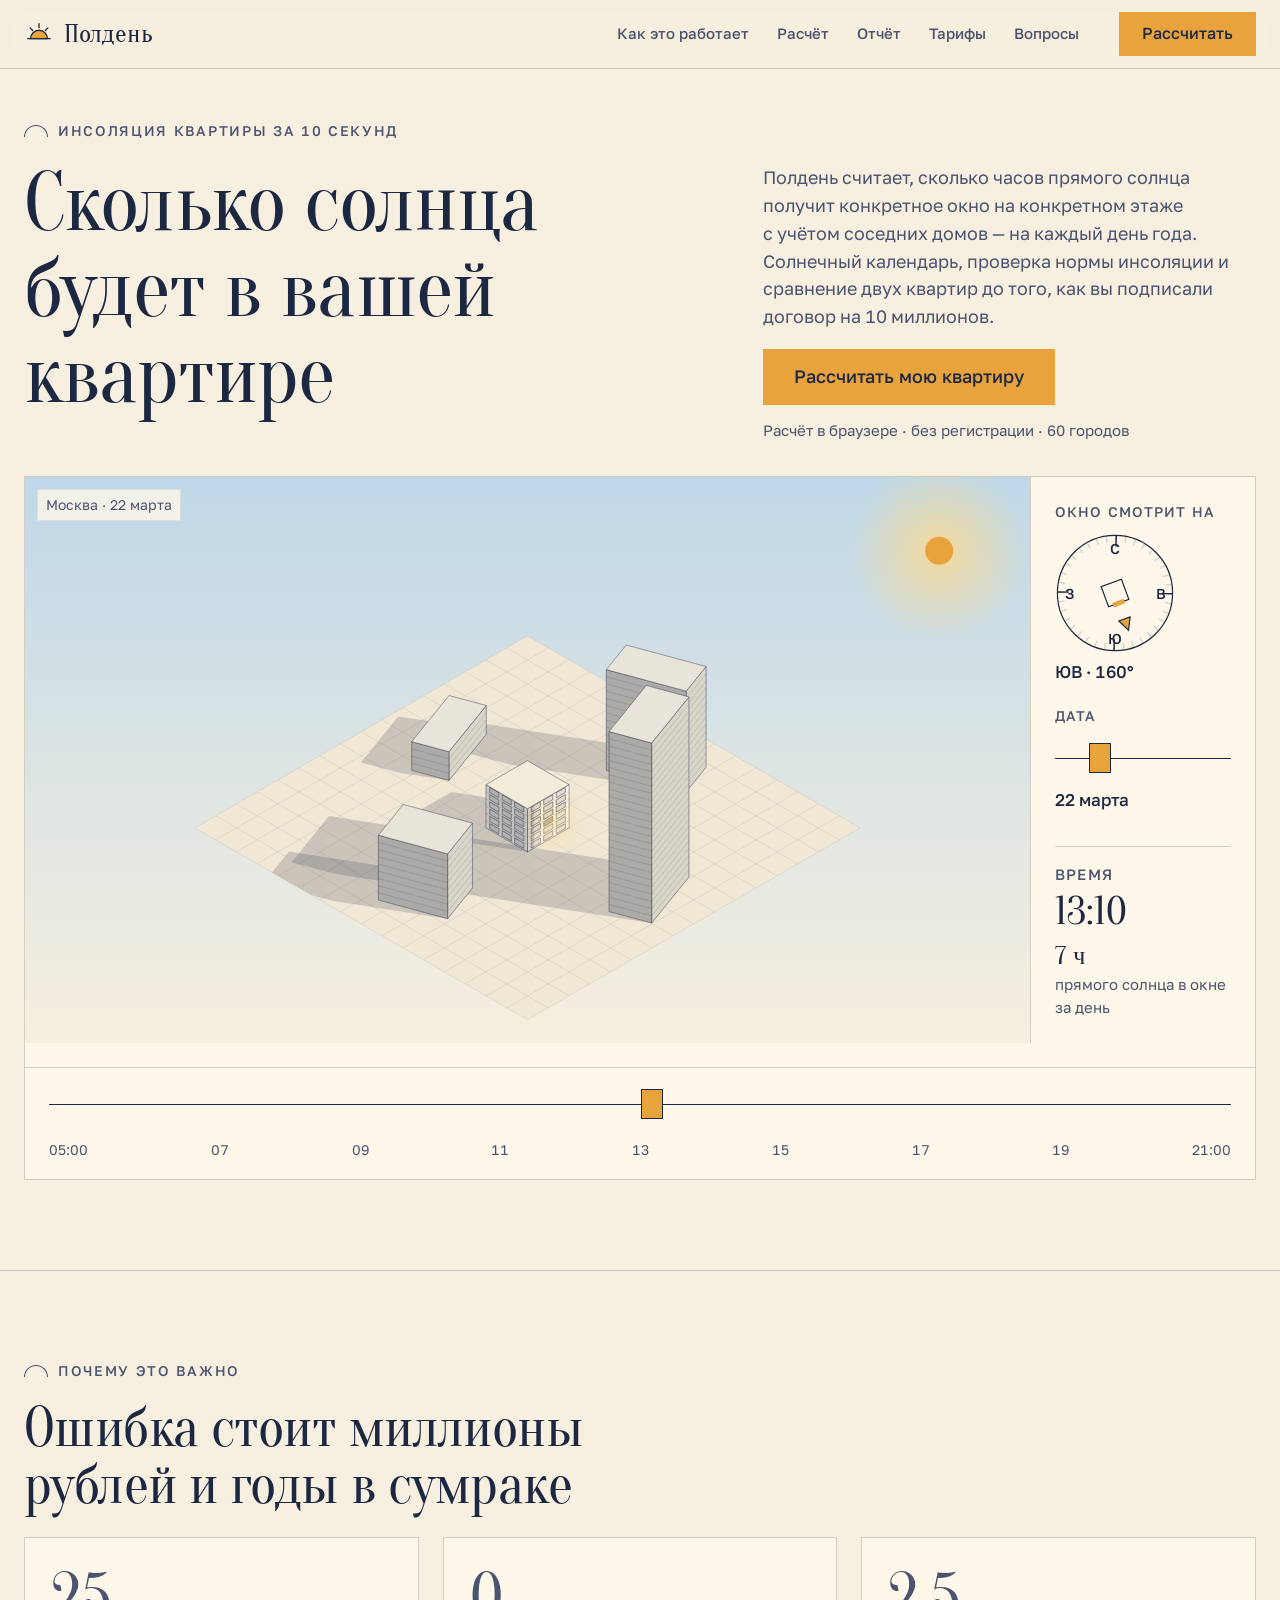
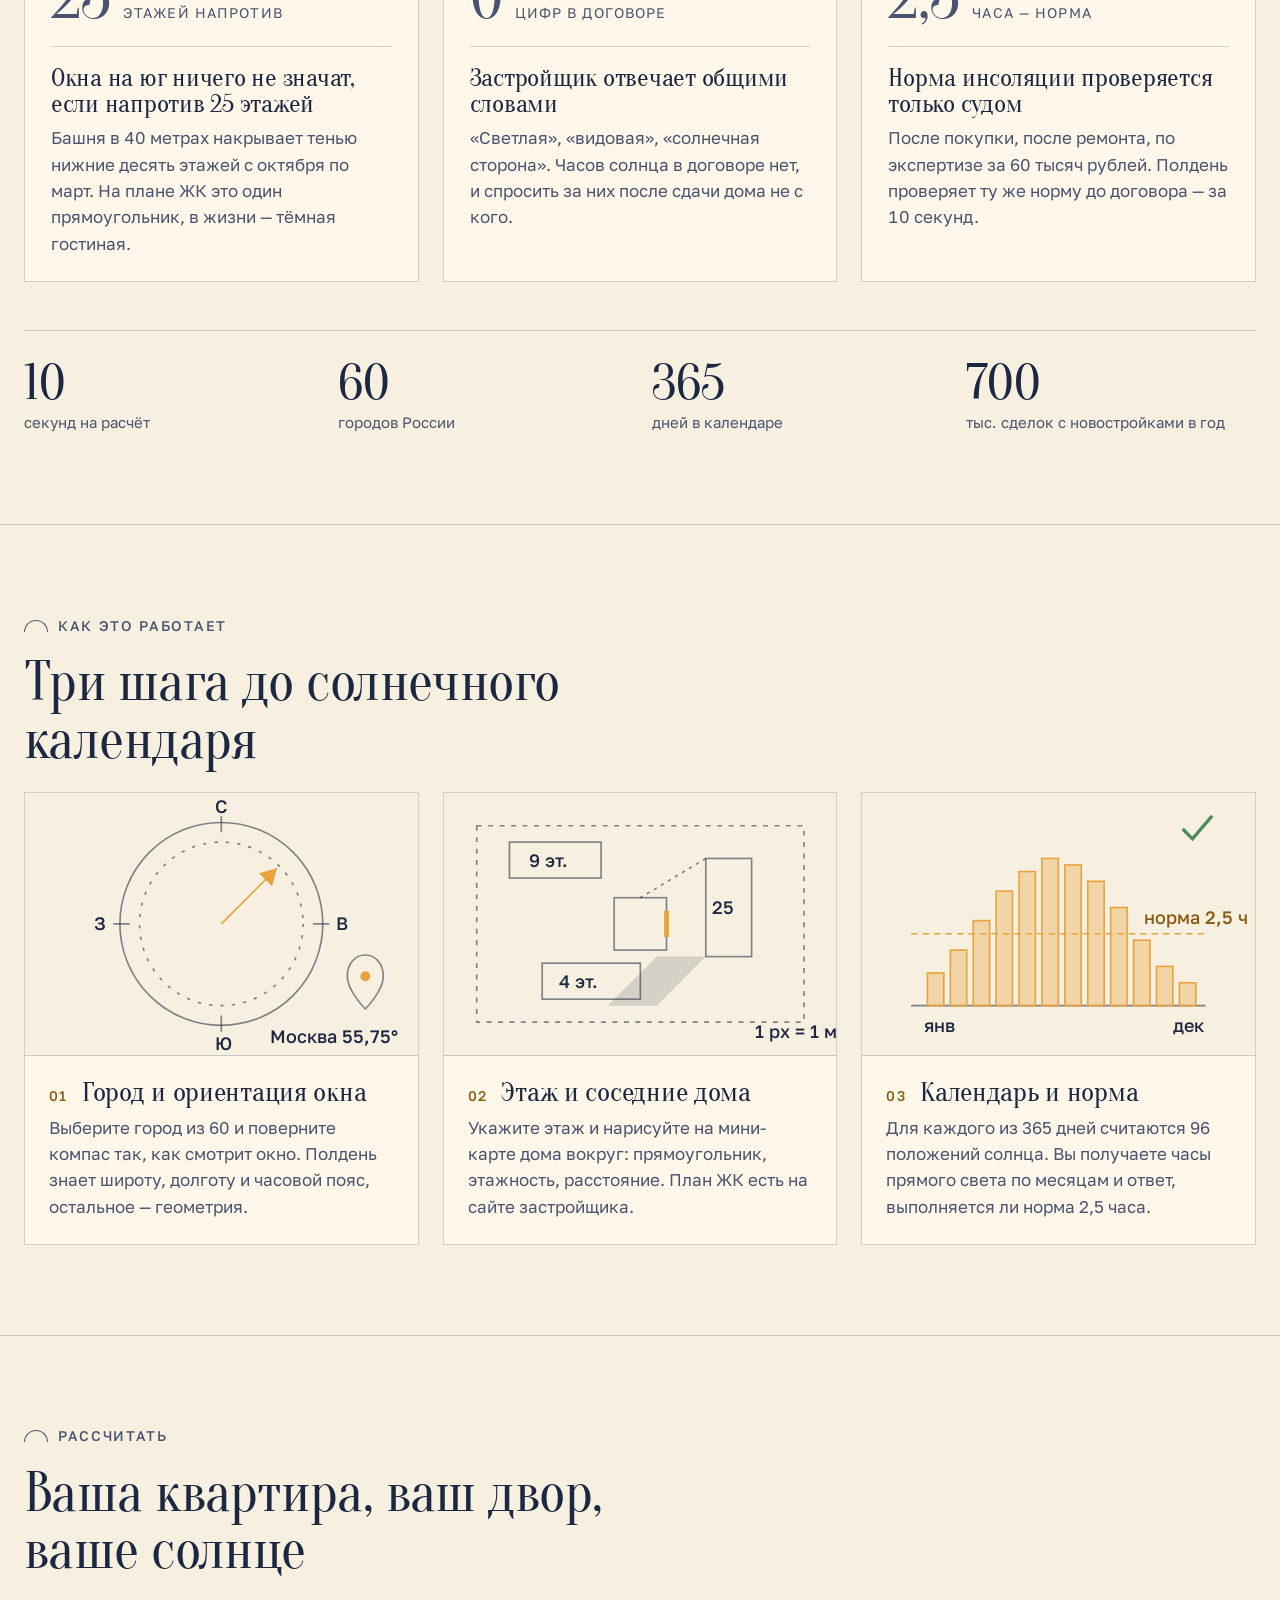
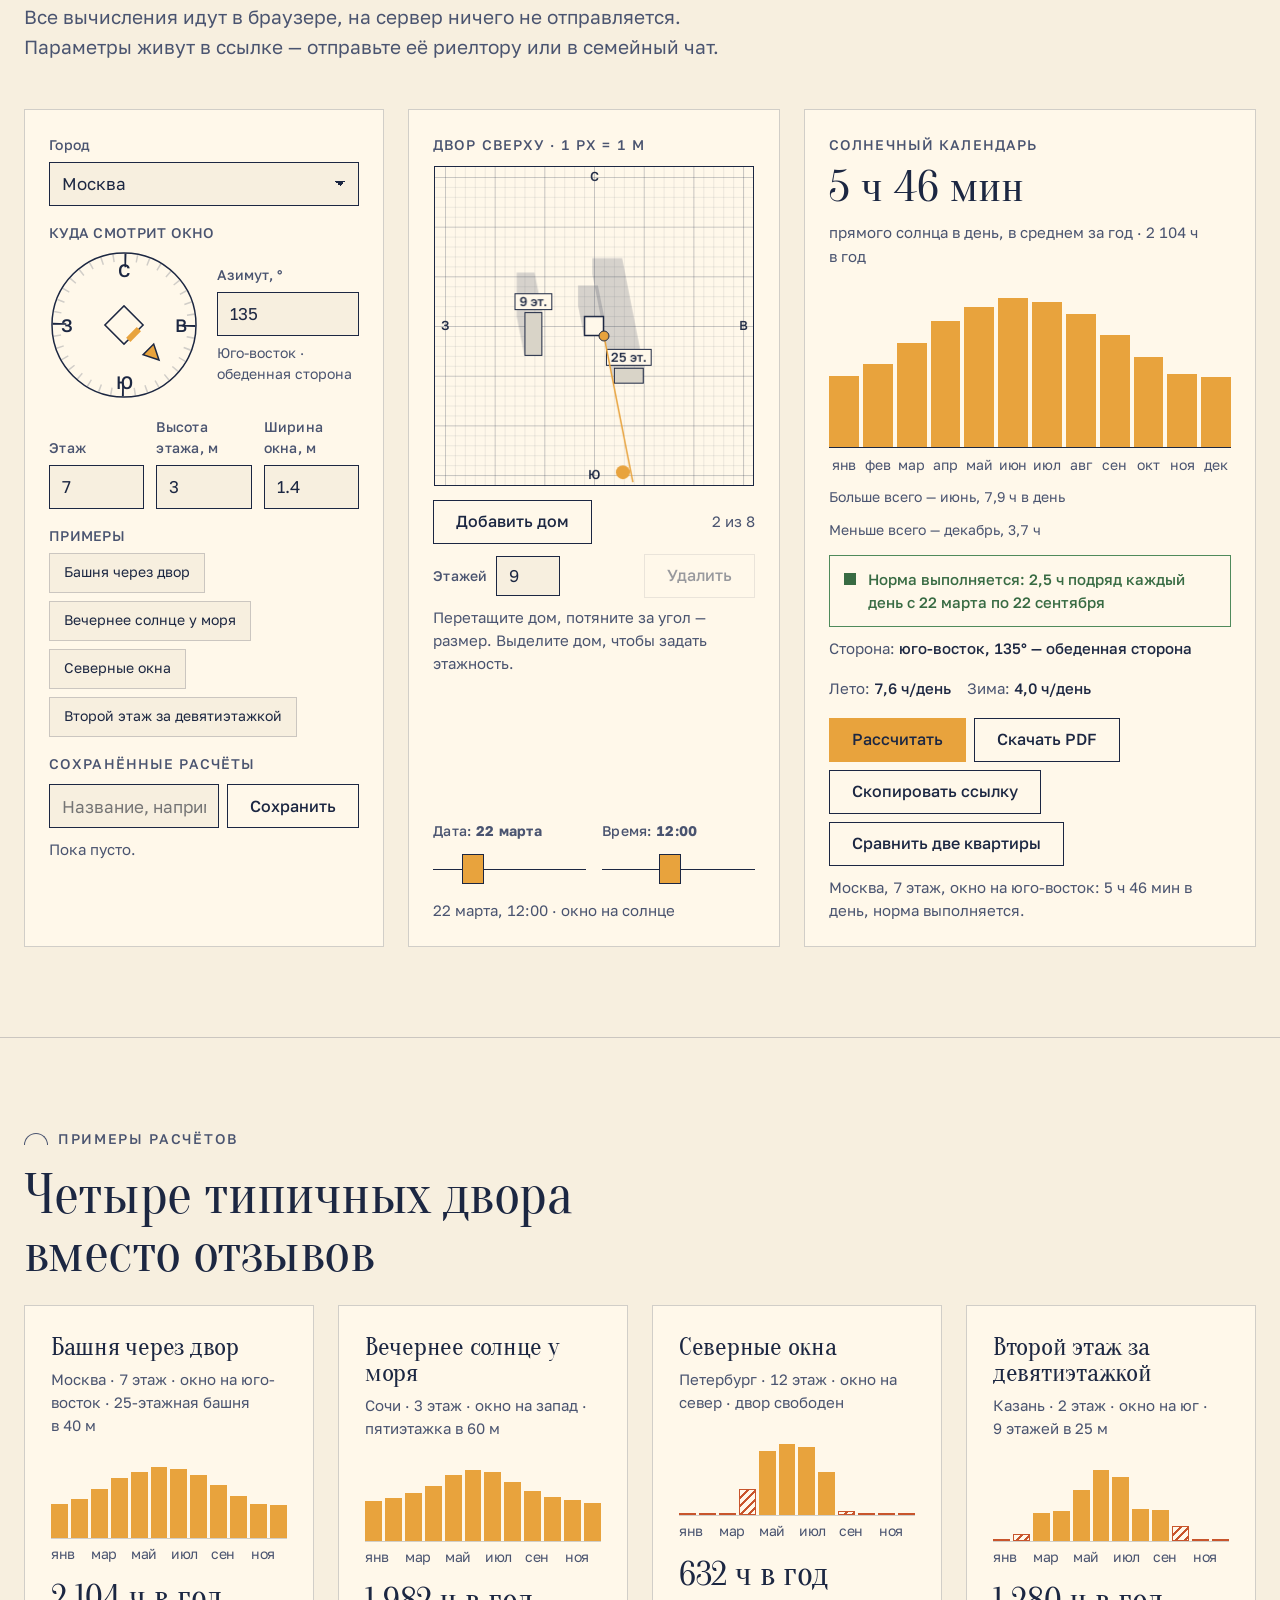
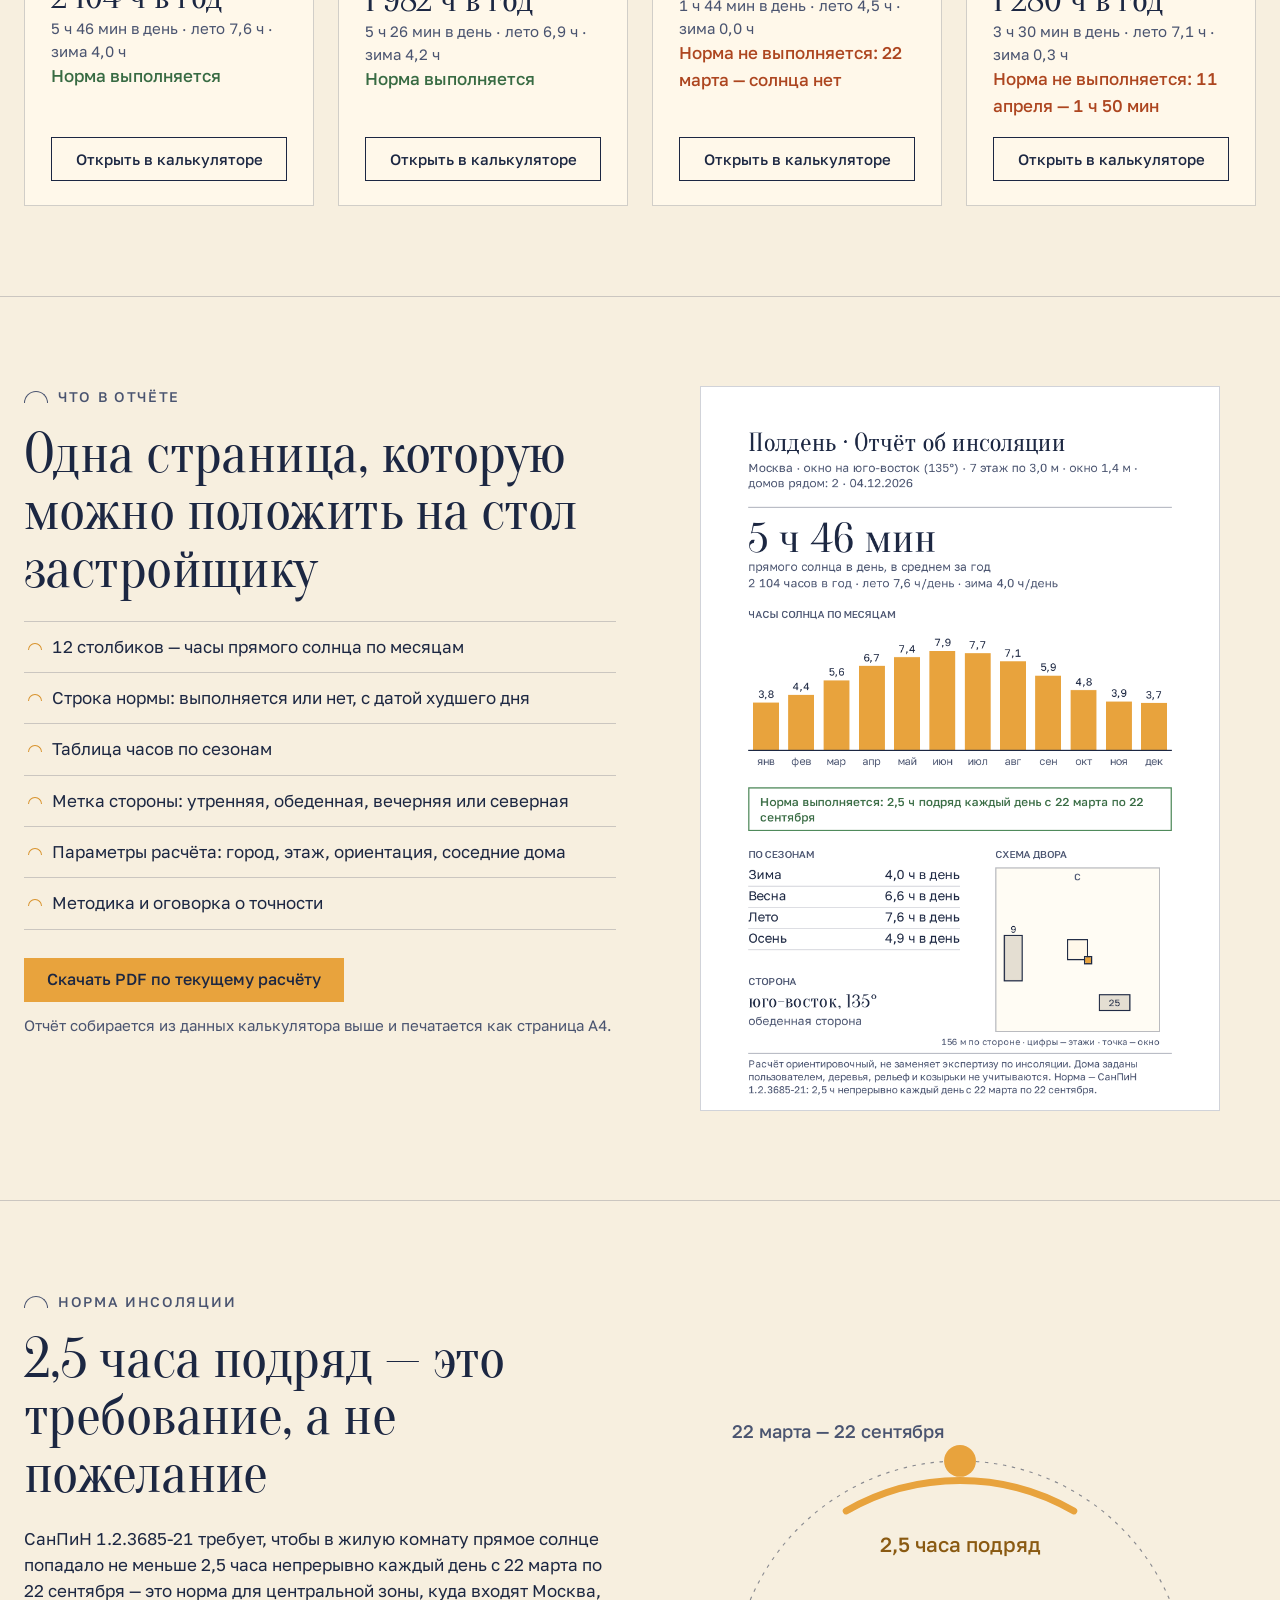
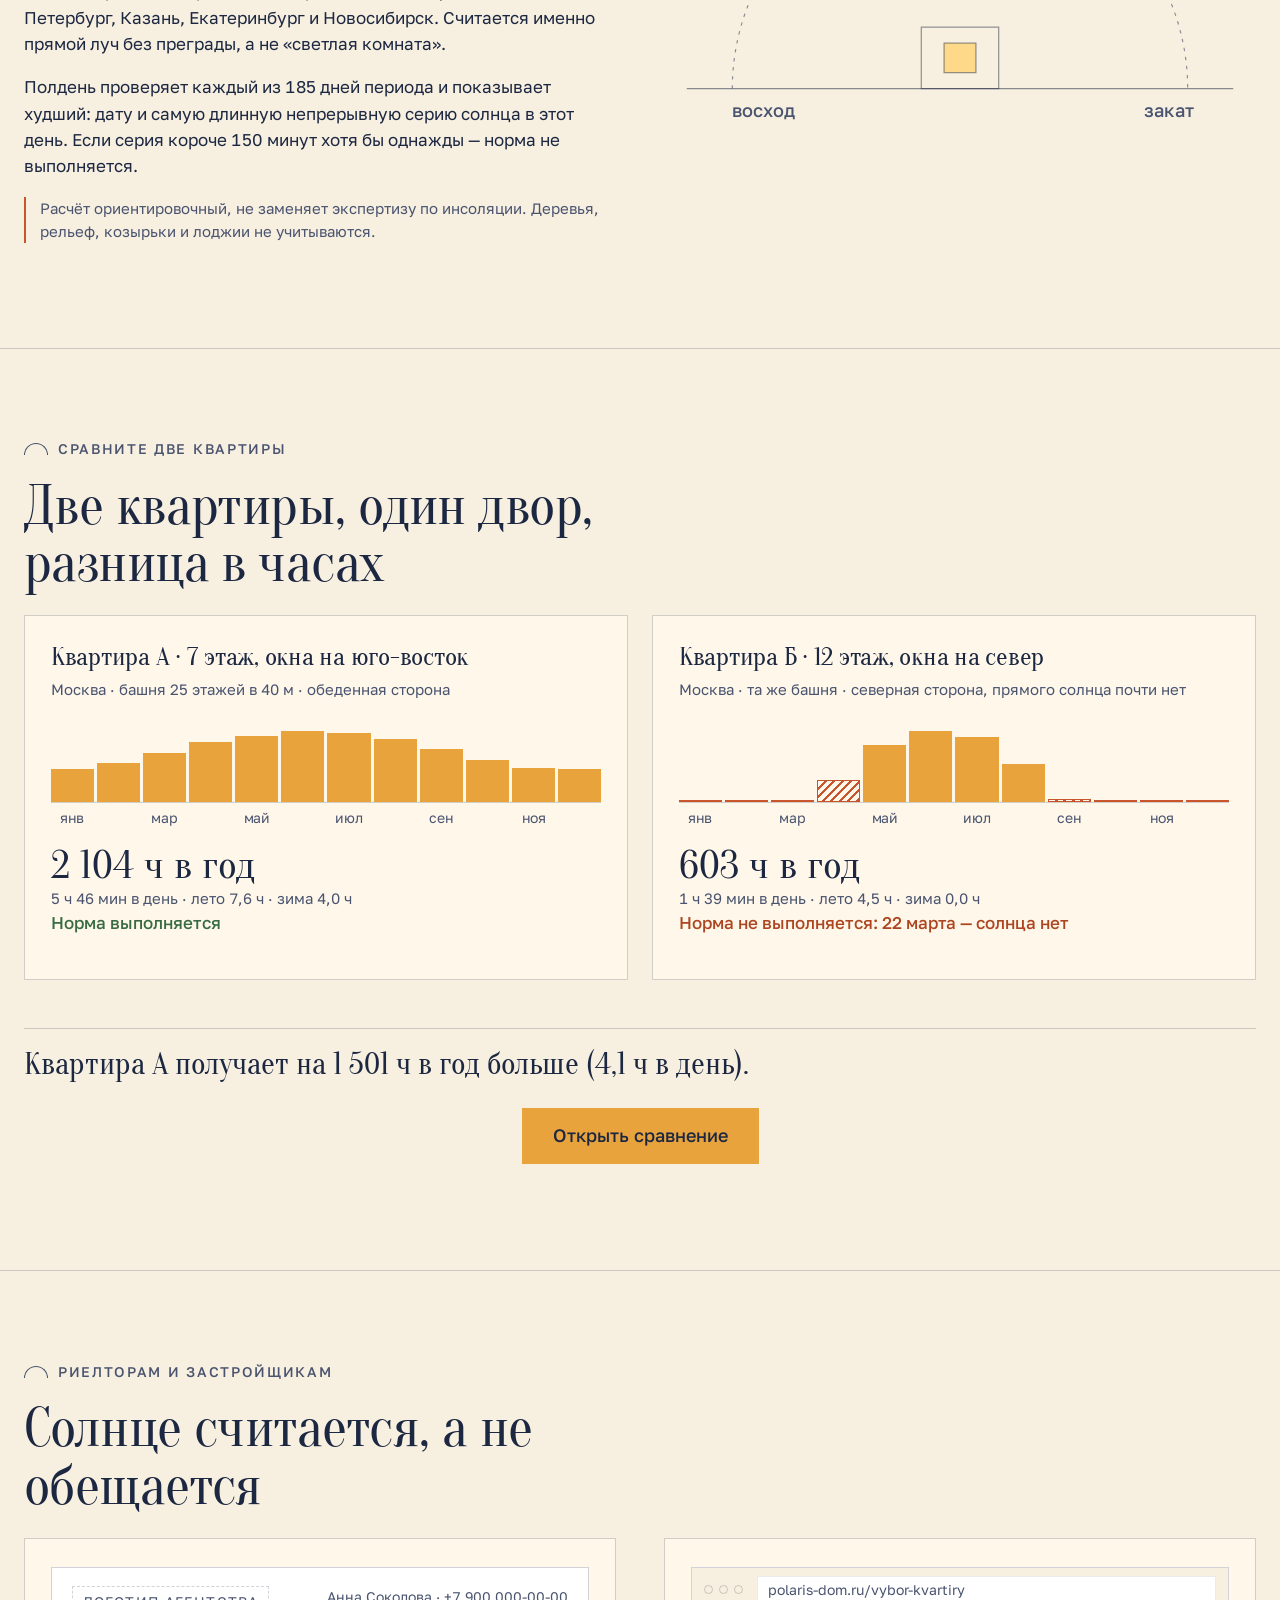
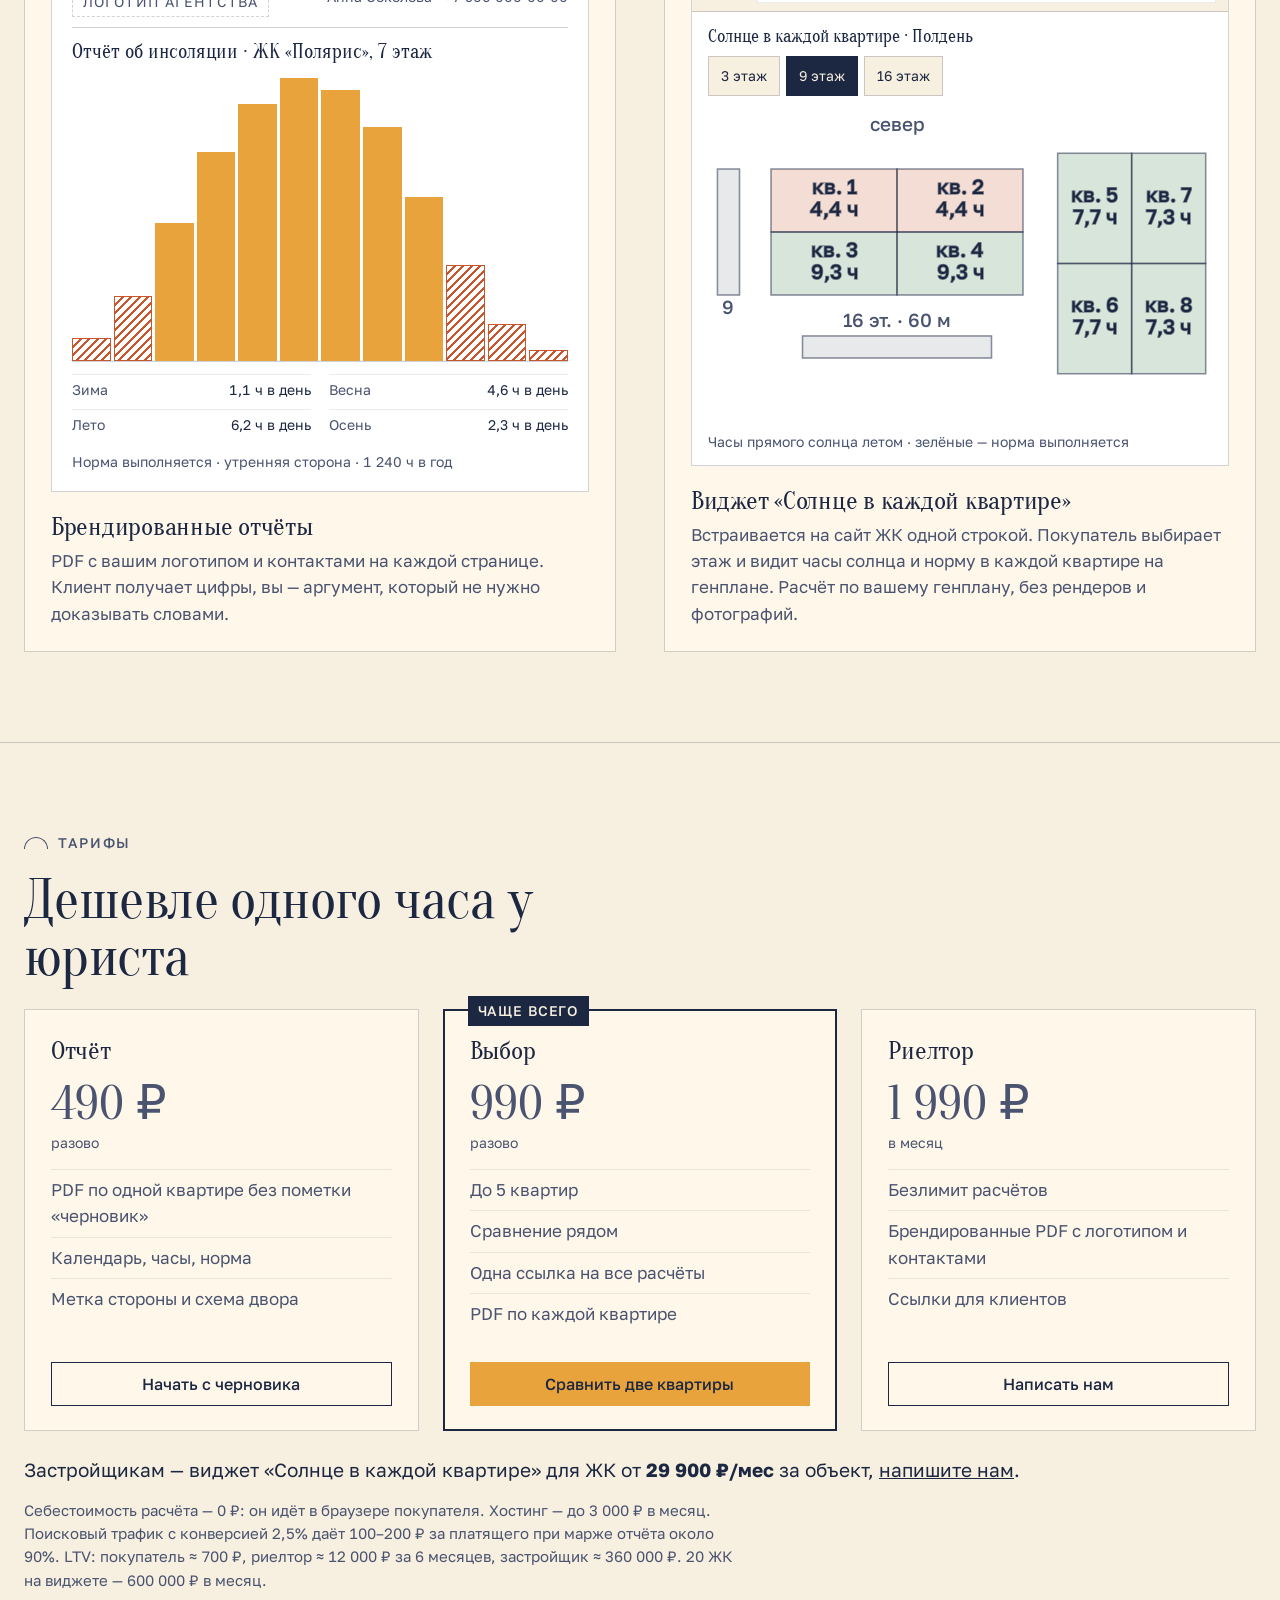
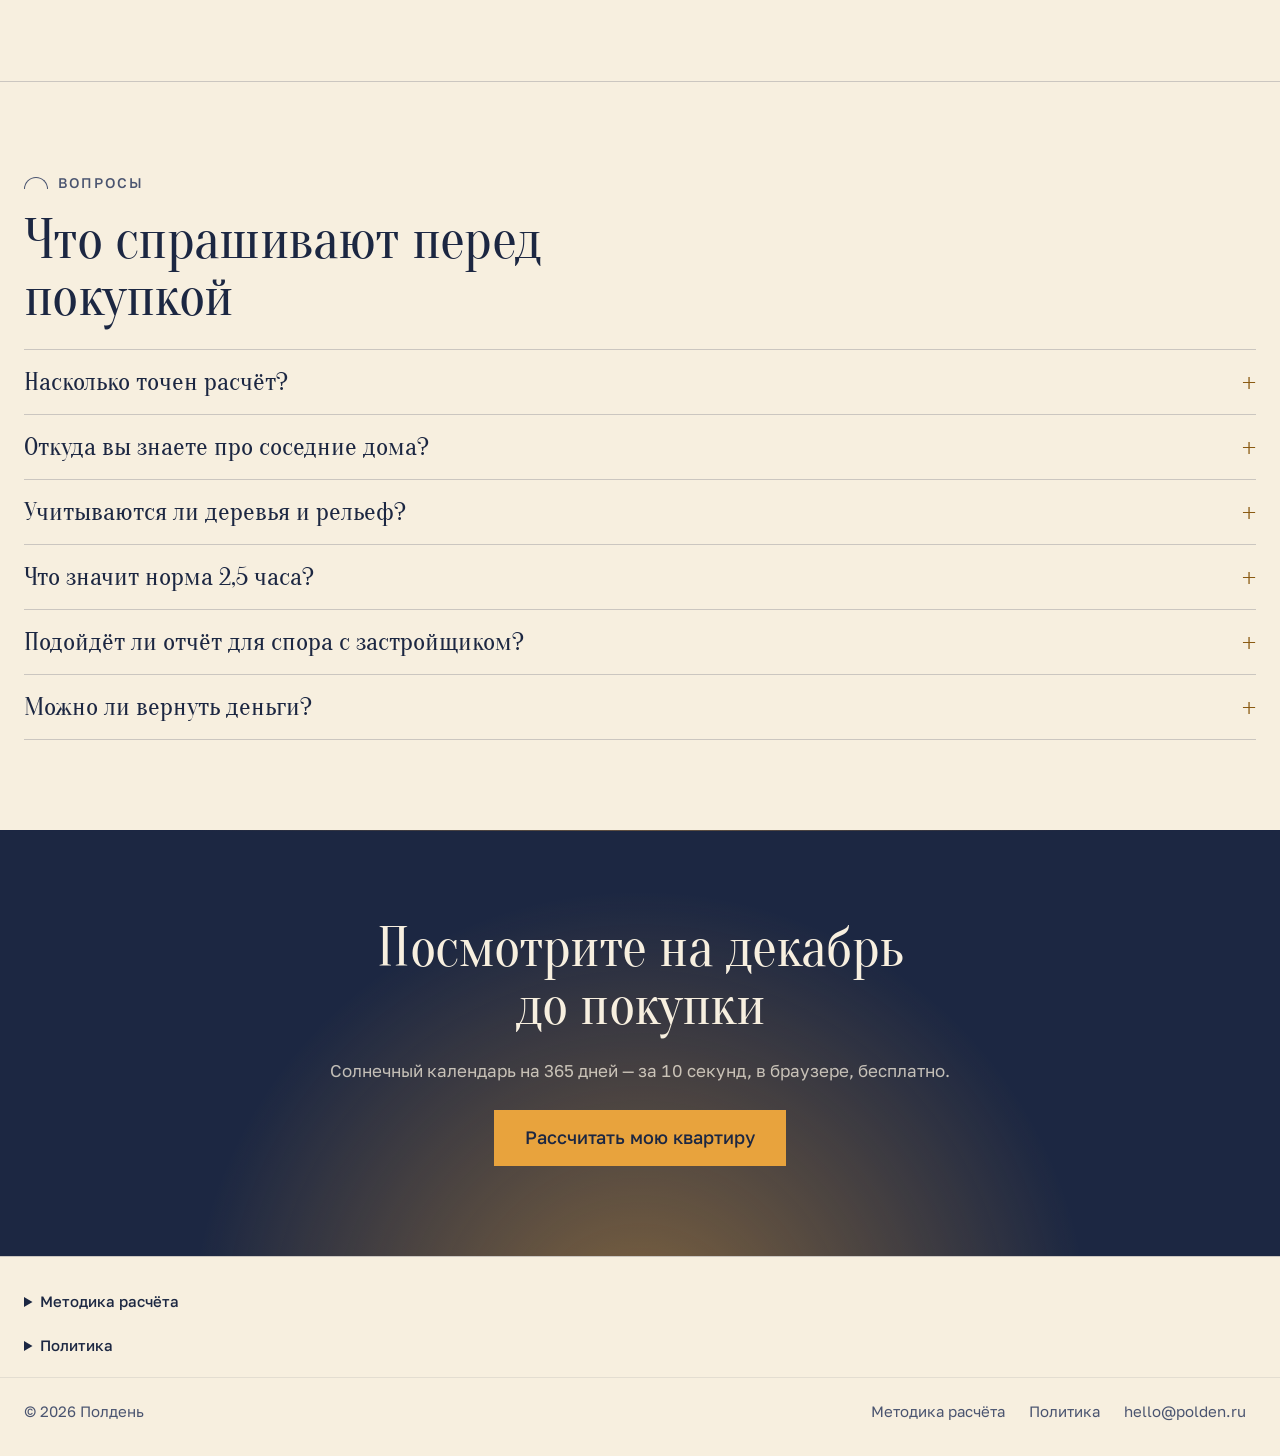
<file: sites/polden/index.html>
<!doctype html>
<html lang="ru">
<head>
<meta charset="utf-8">
<meta name="viewport" content="width=device-width, initial-scale=1">
<title>Полдень — сколько солнца будет в вашей квартире</title>
<meta name="description" content="Полдень за 10 секунд считает, сколько часов прямого солнца получит конкретное окно на конкретном этаже с учётом соседних домов — на каждый день года. Солнечный календарь, проверка нормы инсоляции 2,5 часа и сравнение двух квартир до подписания договора.">
<link rel="preconnect" href="https://fonts.googleapis.com">
<link rel="preconnect" href="https://fonts.gstatic.com" crossorigin>
<link href="https://fonts.googleapis.com/css2?family=Oranienbaum&family=Golos+Text:wght@400;500;600&display=swap" rel="stylesheet">
<link rel="stylesheet" href="styles.css">
<link rel="icon" href="data:image/svg+xml,<svg xmlns='http://www.w3.org/2000/svg' viewBox='0 0 32 32'><rect width='32' height='32' fill='%231C2742'/><path d='M7 21a9 9 0 0 1 18 0' fill='%23E8A33D'/><path d='M4 21h24M16 4v4M6 9l3 3M26 9l-3 3' stroke='%23E8A33D' stroke-width='2' stroke-linecap='round'/></svg>">
</head>
<body>

<header class="nav" id="nav">
  <a class="logo" href="#top" aria-label="Полдень — на главную"><svg viewBox="0 0 32 32" aria-hidden="true"><path d="M7 21a9 9 0 0 1 18 0z"/><path d="M4 21h24M16 5v4M6.5 9.5l2.8 2.8M25.5 9.5l-2.8 2.8" stroke-linecap="round"/></svg>Полдень</a>
  <nav id="menu" aria-label="Разделы"><a href="#how">Как это работает</a><a href="#demo">Расчёт</a><a href="#report">Отчёт</a><a href="#pricing">Тарифы</a><a href="#faq">Вопросы</a></nav>
  <a class="btn nav-cta" href="#demo">Рассчитать</a>
  <button class="burger" id="burger" type="button" aria-expanded="false" aria-controls="menu" aria-label="Открыть меню"><span></span><span></span></button>
</header>

<main id="top">

<!-- 1. Hero -->
<section class="hero" aria-labelledby="h1">
  <div class="wrap">
    <div class="hero-head">
      <div>
        <p class="eyebrow">Инсоляция квартиры за 10 секунд</p>
        <h1 id="h1">Сколько солнца будет в&nbsp;вашей квартире</h1>
      </div>
      <div class="hero-copy">
        <p class="lead">Полдень считает, сколько часов прямого солнца получит конкретное окно на конкретном этаже с&nbsp;учётом соседних домов — на каждый день года. Солнечный календарь, проверка нормы инсоляции и сравнение двух квартир до того, как вы подписали договор на 10 миллионов.</p>
        <a class="btn btn-lg" href="#demo" id="hero-cta">Рассчитать мою квартиру</a>
        <p class="note">Расчёт в браузере · без регистрации · 60 городов</p>
      </div>
    </div>

    <div class="scene">
      <div class="scene-stage">
        <canvas id="hero-canvas" role="img" aria-label="Изометрический квартал: дом с подсвеченным окном, четыре соседних дома, солнце проходит дневную дугу, тени пересчитываются каждый кадр"></canvas>
        <p class="scene-badge" id="hero-badge">Москва · 22 марта</p>
      </div>
      <div class="scene-side">
        <p class="label">Окно смотрит на</p>
        <div class="compass" id="hero-compass" role="slider" tabindex="0" aria-valuemin="0" aria-valuemax="359" aria-label="Ориентация окна, градусы от севера по часовой"></div>
        <output class="readout" id="hero-az" for="hero-compass">ЮВ · 160°</output>
        <label class="label" for="hero-date">Дата</label>
        <input type="range" id="hero-date" min="1" max="365" value="81" step="1">
        <output class="readout" id="hero-date-label" for="hero-date">22 марта</output>
        <div class="scene-counter"><p class="label">Время</p><output id="hero-clock" for="hero-time">12:00</output><output id="hero-hours" for="hero-compass hero-date">2 ч 40 мин</output><p>прямого солнца в окне за день</p></div>
      </div>
      <div class="scene-foot">
        <div class="timeline">
          <label class="visually-hidden" for="hero-time">Время суток</label>
          <input type="range" id="hero-time" min="300" max="1260" step="10" value="720">
          <div class="ticks" aria-hidden="true"><span>05:00</span><span>07</span><span>09</span><span>11</span><span>13</span><span>15</span><span>17</span><span>19</span><span>21:00</span></div>
        </div>
      </div>
    </div>
  </div>
</section>

<!-- 2. Боль -->
<section class="pain" id="pain" aria-labelledby="pain-h">
  <div class="wrap">
    <p class="eyebrow reveal">Почему это важно</p>
    <h2 id="pain-h" class="reveal">Ошибка стоит миллионы рублей и&nbsp;годы в&nbsp;сумраке</h2>
    <div class="cards3">
      <article class="card reveal"><p class="big"><span class="num" data-count="25">25</span><span class="unit">этажей напротив</span></p><h3>Окна на юг ничего не значат, если напротив 25 этажей</h3><p>Башня в 40&nbsp;метрах накрывает тенью нижние десять этажей с октября по март. На плане ЖК это один прямоугольник, в жизни — тёмная гостиная.</p></article>
      <article class="card reveal"><p class="big"><span class="num" data-count="0">0</span><span class="unit">цифр в договоре</span></p><h3>Застройщик отвечает общими словами</h3><p>«Светлая», «видовая», «солнечная сторона». Часов солнца в договоре нет, и спросить за них после сдачи дома не с кого.</p></article>
      <article class="card reveal"><p class="big"><span class="num">2,5</span><span class="unit">часа — норма</span></p><h3>Норма инсоляции проверяется только судом</h3><p>После покупки, после ремонта, по экспертизе за 60 тысяч рублей. Полдень проверяет ту же норму до договора — за 10 секунд.</p></article>
    </div>
    <dl class="stats reveal">
      <div><dt>секунд на расчёт</dt><dd><span class="num" data-count="10">10</span></dd></div>
      <div><dt>городов России</dt><dd><span class="num" data-count="60">60</span></dd></div>
      <div><dt>дней в календаре</dt><dd><span class="num" data-count="365">365</span></dd></div>
      <div><dt>тыс. сделок с новостройками в год</dt><dd><span class="num" data-count="700">700</span></dd></div>
    </dl>
  </div>
</section>

<!-- 3. Как это работает -->
<section class="how" id="how" aria-labelledby="how-h">
  <div class="wrap">
    <p class="eyebrow reveal">Как это работает</p>
    <h2 id="how-h" class="reveal">Три шага до солнечного календаря</h2>
    <ol class="steps">
      <li class="step reveal">
        <svg viewBox="0 0 240 160" aria-hidden="true"><circle cx="120" cy="80" r="62"/><circle cx="120" cy="80" r="50" stroke-dasharray="2 5"/><path d="M120 14v10M120 136v10M54 80h10M176 80h10"/><path d="M120 80l34-34" class="acc"/><path d="M154 46l-3 11-8-8z" class="acc fill"/><text x="116" y="12">С</text><text x="190" y="84">В</text><text x="116" y="157">Ю</text><text x="42" y="84">З</text><path d="M197 112c0-8 5-13 11-13s11 5 11 13c0 9-11 20-11 20s-11-11-11-20z"/><circle cx="208" cy="112" r="3" class="fill"/><text x="150" y="153" class="t">Москва 55,75°</text></svg>
        <h3><span>01</span>Город и ориентация окна</h3><p>Выберите город из 60 и поверните компас так, как смотрит окно. Полдень знает широту, долготу и часовой пояс, остальное — геометрия.</p>
      </li>
      <li class="step reveal">
        <svg viewBox="0 0 240 160" aria-hidden="true"><path d="M20 20h200v120H20z" stroke-dasharray="3 4"/><rect x="104" y="64" width="32" height="32"/><path d="M136 72v16" class="acc" stroke-width="3"/><rect x="40" y="30" width="56" height="22"/><text x="52" y="45" class="t">9 эт.</text><rect x="160" y="40" width="28" height="60"/><text x="164" y="74" class="t">25</text><rect x="60" y="104" width="60" height="22"/><text x="70" y="119" class="t">4 эт.</text><path d="M160 100l-30 30h-30l30-30z" class="shade"/><path d="M160 40l-40 24" stroke-dasharray="2 3"/><text x="190" y="150" class="t">1 px = 1 м</text></svg>
        <h3><span>02</span>Этаж и соседние дома</h3><p>Укажите этаж и нарисуйте на мини-карте дома вокруг: прямоугольник, этажность, расстояние. План ЖК есть на сайте застройщика.</p>
      </li>
      <li class="step reveal">
        <svg viewBox="0 0 240 160" aria-hidden="true"><path d="M30 130h180"/><g class="fill-soft"><rect x="40" y="110" width="10" height="20"/><rect x="54" y="96" width="10" height="34"/><rect x="68" y="78" width="10" height="52"/><rect x="82" y="60" width="10" height="70"/><rect x="96" y="48" width="10" height="82"/><rect x="110" y="40" width="10" height="90"/><rect x="124" y="44" width="10" height="86"/><rect x="138" y="54" width="10" height="76"/><rect x="152" y="70" width="10" height="60"/><rect x="166" y="90" width="10" height="40"/><rect x="180" y="106" width="10" height="24"/><rect x="194" y="116" width="10" height="14"/></g><path d="M30 86h180" class="acc" stroke-dasharray="4 3"/><text x="236" y="80" text-anchor="end" class="t acc-t">норма 2,5&nbsp;ч</text><text x="38" y="146" class="t">янв</text><text x="190" y="146" class="t">дек</text><path d="M196 22l6 6 12-14" class="ok" stroke-width="2"/></svg>
        <h3><span>03</span>Календарь и норма</h3><p>Для каждого из 365 дней считаются 96 положений солнца. Вы получаете часы прямого света по месяцам и ответ, выполняется ли норма 2,5 часа.</p>
      </li>
    </ol>
  </div>
</section>

<!-- 4. Демо -->
<section class="demo" id="demo" aria-labelledby="demo-h">
  <div class="wrap">
    <p class="eyebrow reveal">Рассчитать</p>
    <h2 id="demo-h" class="reveal">Ваша квартира, ваш двор, ваше солнце</h2>
    <p class="sub reveal">Все вычисления идут в браузере, на сервер ничего не отправляется. Параметры живут в ссылке — отправьте её риелтору или в семейный чат.</p>

    <div class="calc reveal" id="calc">
      <form class="panel params" id="params" aria-label="Параметры квартиры">
        <label class="field"><span>Город</span><select id="city">
          <option value="msk" data-lat="55.75" data-lon="37.62" data-tz="3">Москва</option>
          <option value="spb" data-lat="59.94" data-lon="30.31" data-tz="3">Санкт-Петербург</option>
          <option value="nsk" data-lat="55.03" data-lon="82.92" data-tz="7">Новосибирск</option>
          <option value="ekb" data-lat="56.84" data-lon="60.60" data-tz="5">Екатеринбург</option>
          <option value="kzn" data-lat="55.80" data-lon="49.11" data-tz="3">Казань</option>
          <option value="nnv" data-lat="56.33" data-lon="44.00" data-tz="3">Нижний Новгород</option>
          <option value="chl" data-lat="55.16" data-lon="61.40" data-tz="5">Челябинск</option>
          <option value="sam" data-lat="53.20" data-lon="50.15" data-tz="4">Самара</option>
          <option value="oms" data-lat="54.99" data-lon="73.37" data-tz="6">Омск</option>
          <option value="rnd" data-lat="47.22" data-lon="39.72" data-tz="3">Ростов-на-Дону</option>
          <option value="ufa" data-lat="54.73" data-lon="55.97" data-tz="5">Уфа</option>
          <option value="krs" data-lat="56.01" data-lon="92.87" data-tz="7">Красноярск</option>
          <option value="vrn" data-lat="51.67" data-lon="39.18" data-tz="3">Воронеж</option>
          <option value="prm" data-lat="58.01" data-lon="56.23" data-tz="5">Пермь</option>
          <option value="vlg" data-lat="48.71" data-lon="44.51" data-tz="3">Волгоград</option>
          <option value="krd" data-lat="45.04" data-lon="38.98" data-tz="3">Краснодар</option>
          <option value="srt" data-lat="51.53" data-lon="46.03" data-tz="4">Саратов</option>
          <option value="tmn" data-lat="57.15" data-lon="65.53" data-tz="5">Тюмень</option>
          <option value="tlt" data-lat="53.51" data-lon="49.42" data-tz="4">Тольятти</option>
          <option value="izh" data-lat="56.85" data-lon="53.21" data-tz="4">Ижевск</option>
          <option value="brn" data-lat="53.35" data-lon="83.77" data-tz="7">Барнаул</option>
          <option value="uln" data-lat="54.31" data-lon="48.39" data-tz="4">Ульяновск</option>
          <option value="irk" data-lat="52.29" data-lon="104.28" data-tz="8">Иркутск</option>
          <option value="khv" data-lat="48.48" data-lon="135.07" data-tz="10">Хабаровск</option>
          <option value="yar" data-lat="57.63" data-lon="39.87" data-tz="3">Ярославль</option>
          <option value="vvo" data-lat="43.12" data-lon="131.89" data-tz="10">Владивосток</option>
          <option value="mkh" data-lat="42.98" data-lon="47.50" data-tz="3">Махачкала</option>
          <option value="tom" data-lat="56.48" data-lon="84.95" data-tz="7">Томск</option>
          <option value="orn" data-lat="51.77" data-lon="55.10" data-tz="5">Оренбург</option>
          <option value="kem" data-lat="55.35" data-lon="86.09" data-tz="7">Кемерово</option>
          <option value="nkz" data-lat="53.76" data-lon="87.14" data-tz="7">Новокузнецк</option>
          <option value="rzn" data-lat="54.63" data-lon="39.74" data-tz="3">Рязань</option>
          <option value="nch" data-lat="55.74" data-lon="52.40" data-tz="3">Набережные Челны</option>
          <option value="ast" data-lat="46.35" data-lon="48.04" data-tz="4">Астрахань</option>
          <option value="pnz" data-lat="53.20" data-lon="45.00" data-tz="3">Пенза</option>
          <option value="kir" data-lat="58.60" data-lon="49.66" data-tz="3">Киров</option>
          <option value="lpk" data-lat="52.61" data-lon="39.60" data-tz="3">Липецк</option>
          <option value="chb" data-lat="56.14" data-lon="47.25" data-tz="3">Чебоксары</option>
          <option value="kgd" data-lat="54.71" data-lon="20.45" data-tz="2">Калининград</option>
          <option value="tul" data-lat="54.19" data-lon="37.62" data-tz="3">Тула</option>
          <option value="krk" data-lat="51.73" data-lon="36.19" data-tz="3">Курск</option>
          <option value="soc" data-lat="43.60" data-lon="39.73" data-tz="3">Сочи</option>
          <option value="stv" data-lat="45.04" data-lon="41.97" data-tz="3">Ставрополь</option>
          <option value="sev" data-lat="44.62" data-lon="33.52" data-tz="3">Севастополь</option>
          <option value="uud" data-lat="51.83" data-lon="107.58" data-tz="8">Улан-Удэ</option>
          <option value="tvr" data-lat="56.86" data-lon="35.92" data-tz="3">Тверь</option>
          <option value="mgn" data-lat="53.41" data-lon="59.00" data-tz="5">Магнитогорск</option>
          <option value="ivn" data-lat="57.00" data-lon="40.97" data-tz="3">Иваново</option>
          <option value="brk" data-lat="53.24" data-lon="34.36" data-tz="3">Брянск</option>
          <option value="bel" data-lat="50.60" data-lon="36.59" data-tz="3">Белгород</option>
          <option value="sur" data-lat="61.25" data-lon="73.42" data-tz="5">Сургут</option>
          <option value="vld" data-lat="56.13" data-lon="40.41" data-tz="3">Владимир</option>
          <option value="ntg" data-lat="57.92" data-lon="59.97" data-tz="5">Нижний Тагил</option>
          <option value="arh" data-lat="64.54" data-lon="40.54" data-tz="3">Архангельск</option>
          <option value="cht" data-lat="52.03" data-lon="113.50" data-tz="9">Чита</option>
          <option value="klg" data-lat="54.51" data-lon="36.26" data-tz="3">Калуга</option>
          <option value="smo" data-lat="54.78" data-lon="32.05" data-tz="3">Смоленск</option>
          <option value="yak" data-lat="62.03" data-lon="129.73" data-tz="9">Якутск</option>
          <option value="mrm" data-lat="68.97" data-lon="33.08" data-tz="3">Мурманск</option>
          <option value="ptz" data-lat="61.79" data-lon="34.35" data-tz="3">Петрозаводск</option>
        </select></label>
        <div class="field"><span class="label" id="az-label">Куда смотрит окно</span>
          <div class="compass-row"><div class="compass" id="demo-compass" role="slider" tabindex="0" aria-valuemin="0" aria-valuemax="359" aria-label="Ориентация окна, градусы от севера по часовой"></div>
            <div><label class="field small" for="az">Азимут, °</label><input type="number" id="az" min="0" max="359" step="1" value="135"><output class="readout" id="az-name" for="az">Юго-восток · утренняя сторона</output></div>
          </div>
        </div>
        <div class="row3">
          <label class="field"><span>Этаж</span><input type="number" id="floor" min="1" max="40" step="1" value="7"></label>
          <label class="field"><span>Высота этажа, м</span><input type="number" id="fh" min="2.5" max="4" step="0.1" value="3"></label>
          <label class="field"><span>Ширина окна, м</span><input type="number" id="win" min="0.6" max="3" step="0.1" value="1.4"></label>
        </div>
        <div class="field"><span class="label">Примеры</span><div class="chips" id="presets"><button class="chip" type="button" data-preset="0">Башня через двор</button><button class="chip" type="button" data-preset="1">Вечернее солнце у моря</button><button class="chip" type="button" data-preset="2">Северные окна</button><button class="chip" type="button" data-preset="3">Второй этаж за девятиэтажкой</button></div></div>
        <div class="field"><label class="label" for="pname">Сохранённые расчёты</label>
          <div class="save-row"><input type="text" id="pname" maxlength="40" placeholder="Название, например «ЖК Полярис, 7 эт.»"><button class="btn btn-line" type="button" id="save">Сохранить</button></div>
          <div class="chips" id="projects"></div>
        </div>
      </form>

      <div class="panel mapcol">
        <p class="label">Двор сверху · 1 px = 1 м</p>
        <canvas id="map" width="320" height="320" role="img" tabindex="0" aria-label="Мини-карта двора: ваш дом в центре, соседние дома можно перетаскивать и растягивать за углы. С клавиатуры: цифры 1–8 выбирают дом, стрелки двигают его, Shift со стрелками меняет размер, Delete удаляет"></canvas>
        <div class="map-tools">
          <button class="btn btn-line" type="button" id="add-house">Добавить дом</button>
          <span class="hint" id="nb-count">0 из 8</span>
          <span class="nb-floors"><label class="field small" for="nb-floors">Этажей</label><input type="number" id="nb-floors" min="1" max="60" step="1" value="9" disabled></span>
          <button class="btn btn-ghost" type="button" id="nb-del" disabled>Удалить</button>
        </div>
        <p class="hint">Перетащите дом, потяните за угол — размер. Выделите дом, чтобы задать этажность.</p>
        <div class="row2">
          <label class="field" for="map-date"><span>Дата: <b id="map-date-label">22 марта</b></span><input type="range" id="map-date" min="1" max="365" step="1" value="81"></label>
          <label class="field" for="map-time"><span>Время: <b id="map-time-label">12:00</b></span><input type="range" id="map-time" min="300" max="1260" step="10" value="720"></label>
        </div>
        <p class="hint map-status" id="map-status">Полдень 22 марта · окно на солнце</p>
      </div>

      <div class="panel result" id="result">
        <p class="label">Солнечный календарь</p>
        <div id="result-body"><p class="hint">Считаем…</p></div>
        <div class="actions">
          <button class="btn" type="button" id="run">Рассчитать</button>
          <button class="btn btn-line" type="button" id="pdf">Скачать PDF</button>
          <button class="btn btn-line" type="button" id="share">Скопировать ссылку</button>
          <button class="btn btn-line" type="button" id="compare-toggle" aria-pressed="false" aria-controls="compare">Сравнить две квартиры</button>
        </div>
        <p class="hint" id="status" aria-live="polite" aria-atomic="true">Расчёт обновляется при любом изменении.</p>
      </div>
    </div>

    <div class="compare" id="compare" hidden>
      <h3>Сравнение двух квартир</h3>
      <p class="hint">Город и соседние дома — с карты выше. У каждой квартиры своя ориентация и этаж.</p>
      <div class="cmp-grid" id="cmp-grid"></div>
      <template id="cmp-tpl"><div class="cmp-card"><h4 data-k="name"></h4><div class="compass-row"><div class="compass" data-k="compass" role="slider" tabindex="0" aria-valuemin="0" aria-valuemax="359" aria-label="Ориентация окна, градусы от севера по часовой"></div><div><label class="field"><span>Азимут, °</span><input type="number" data-k="az" min="0" max="359"></label><label class="field"><span>Этаж</span><input type="number" data-k="floor" min="1" max="40"></label></div></div><div data-k="out"><p class="hint">Считаем…</p></div></div></template>
      <p class="cmp-diff" id="cmp-diff"></p>
    </div>
  </div>
</section>

<!-- 4b. Примеры расчётов -->
<section class="examples" id="examples" aria-labelledby="ex-h">
  <div class="wrap">
    <p class="eyebrow reveal">Примеры расчётов</p>
    <h2 id="ex-h" class="reveal">Четыре типичных двора вместо отзывов</h2>
    <div class="cards4" id="examples-grid">
      <article class="card ex-card reveal" data-preset="0"><h3>Башня через двор</h3><p class="params">Москва · 7 этаж · окно на юго-восток · 25-этажная башня в&nbsp;40&nbsp;м</p><div class="ex-out"><p class="hint">Считаем…</p></div><button class="btn btn-line" type="button">Открыть в калькуляторе</button></article>
      <article class="card ex-card reveal" data-preset="1"><h3>Вечернее солнце у моря</h3><p class="params">Сочи · 3 этаж · окно на запад · пятиэтажка в&nbsp;60&nbsp;м</p><div class="ex-out"><p class="hint">Считаем…</p></div><button class="btn btn-line" type="button">Открыть в калькуляторе</button></article>
      <article class="card ex-card reveal" data-preset="2"><h3>Северные окна</h3><p class="params">Петербург · 12 этаж · окно на север · двор свободен</p><div class="ex-out"><p class="hint">Считаем…</p></div><button class="btn btn-line" type="button">Открыть в калькуляторе</button></article>
      <article class="card ex-card reveal" data-preset="3"><h3>Второй этаж за девятиэтажкой</h3><p class="params">Казань · 2 этаж · окно на юг · 9&nbsp;этажей в&nbsp;25&nbsp;м</p><div class="ex-out"><p class="hint">Считаем…</p></div><button class="btn btn-line" type="button">Открыть в калькуляторе</button></article>
    </div>
  </div>
</section>

<!-- 5. Что в отчёте -->
<section class="report" id="report" aria-labelledby="rep-h">
  <div class="wrap">
    <div class="split">
      <div class="reveal">
        <p class="eyebrow">Что в отчёте</p>
        <h2 id="rep-h">Одна страница, которую можно положить на стол застройщику</h2>
        <ul class="list">
          <li>12 столбиков — часы прямого солнца по месяцам</li>
          <li>Строка нормы: выполняется или нет, с датой худшего дня</li>
          <li>Таблица часов по сезонам</li>
          <li>Метка стороны: утренняя, обеденная, вечерняя или северная</li>
          <li>Параметры расчёта: город, этаж, ориентация, соседние дома</li>
          <li>Методика и оговорка о точности</li>
        </ul>
        <button class="btn" type="button" id="pdf2">Скачать PDF по текущему расчёту</button>
        <p class="hint">Отчёт собирается из данных калькулятора выше и печатается как страница A4.</p>
      </div>
      <div class="sheet reveal"><canvas id="report-canvas" role="img" aria-label="Превью PDF-страницы отчёта: календарь по месяцам, строка нормы, таблица по сезонам и метка стороны"></canvas></div>
    </div>
  </div>
</section>

<!-- 6. Норма -->
<section class="norm" id="norm" aria-labelledby="norm-h">
  <div class="wrap split">
    <div class="reveal">
      <p class="eyebrow">Норма инсоляции</p>
      <h2 id="norm-h">2,5 часа подряд — это требование, а не пожелание</h2>
      <p>СанПиН 1.2.3685-21 требует, чтобы в жилую комнату прямое солнце попадало не меньше 2,5 часа непрерывно каждый день с 22 марта по 22 сентября — это норма для центральной зоны, куда входят Москва, Петербург, Казань, Екатеринбург и Новосибирск. Считается именно прямой луч без преграды, а не «светлая комната».</p>
      <p>Полдень проверяет каждый из 185 дней периода и показывает худший: дату и самую длинную непрерывную серию солнца в этот день. Если серия короче 150 минут хотя бы однажды — норма не выполняется.</p>
      <p class="caveat">Расчёт ориентировочный, не заменяет экспертизу по инсоляции. Деревья, рельеф, козырьки и лоджии не учитываются.</p>
    </div>
    <svg class="norm-art reveal" viewBox="0 0 520 300" aria-hidden="true">
      <path d="M20 250h480"/>
      <path d="M60 250a200 200 0 0 1 400 0" stroke-dasharray="3 5"/>
      <path class="acc" d="M160 94a200 200 0 0 1 200 0" stroke-width="6" stroke-linecap="round"/>
      <circle class="sun" cx="260" cy="50" r="14"/>
      <rect x="226" y="196" width="68" height="54"/><rect x="246" y="210" width="28" height="26" class="win"/>
      <text x="60" y="275">восход</text><text x="422" y="275">закат</text><text x="190" y="130" class="acc-t">2,5 часа подряд</text>
      <text x="60" y="30">22 марта — 22 сентября</text>
    </svg>
  </div>
</section>

<!-- 7. Сравните две квартиры -->
<section class="cmp-intro" id="compare-intro" aria-labelledby="cmp-h">
  <div class="wrap">
    <p class="eyebrow reveal">Сравните две квартиры</p>
    <h2 id="cmp-h" class="reveal">Две квартиры, один двор, разница в часах</h2>
    <div class="cards2" id="cmp-intro-grid">
      <article class="card ex-card reveal" data-az="135" data-floor="7"><h3>Квартира А · 7 этаж, окна на юго-восток</h3><p class="params">Москва · башня 25 этажей в&nbsp;40&nbsp;м · обеденная сторона</p><div class="ex-out"><p class="hint">Считаем…</p></div></article>
      <article class="card ex-card reveal" data-az="0" data-floor="12"><h3>Квартира Б · 12 этаж, окна на север</h3><p class="params">Москва · та же башня · северная сторона, прямого солнца почти нет</p><div class="ex-out"><p class="hint">Считаем…</p></div></article>
      <p class="cmp-diff reveal" id="intro-diff"></p>
    </div>
    <p class="center reveal"><button class="btn btn-lg" type="button" id="open-compare">Открыть сравнение</button></p>
  </div>
</section>

<!-- 8. Риелторам и застройщикам -->
<section class="pro" id="pro" aria-labelledby="pro-h">
  <div class="wrap">
    <p class="eyebrow reveal">Риелторам и застройщикам</p>
    <h2 id="pro-h" class="reveal">Солнце считается, а не обещается</h2>
    <div class="split">
      <article class="card reveal">
        <div class="brand-sheet" aria-hidden="true">
          <div class="brand-head"><span class="brand-logo">Логотип агентства</span><span>Анна Соколова · +7 900 000-00-00</span></div>
          <p class="brand-title">Отчёт об инсоляции · ЖК «Полярис», 7 этаж</p>
          <div class="mini-cal"><i style="--h:8%;--i:0" class="lo"></i><i style="--h:23%;--i:1" class="lo"></i><i style="--h:49%;--i:2"></i><i style="--h:74%;--i:3"></i><i style="--h:91%;--i:4"></i><i style="--h:100%;--i:5"></i><i style="--h:96%;--i:6"></i><i style="--h:83%;--i:7"></i><i style="--h:58%;--i:8"></i><i style="--h:34%;--i:9" class="lo"></i><i style="--h:13%;--i:10" class="lo"></i><i style="--h:4%;--i:11" class="lo"></i></div>
          <dl class="brand-rows"><div><dt>Зима</dt><dd>1,1 ч в день</dd></div><div><dt>Весна</dt><dd>4,6 ч в день</dd></div><div><dt>Лето</dt><dd>6,2 ч в день</dd></div><div><dt>Осень</dt><dd>2,3 ч в день</dd></div></dl>
          <p class="brand-foot">Норма выполняется · утренняя сторона · 1&nbsp;240 ч в год</p>
        </div>
        <h3>Брендированные отчёты</h3>
        <p>PDF с вашим логотипом и контактами на каждой странице. Клиент получает цифры, вы — аргумент, который не нужно доказывать словами.</p>
      </article>
      <article class="card reveal">
        <div class="browser">
          <div class="browser-bar"><span></span><span></span><span></span><em>polaris-dom.ru/vybor-kvartiry</em></div>
          <div class="widget">
            <p class="widget-title">Солнце в каждой квартире · Полдень</p>
            <div class="widget-floors" id="widget-floors" role="group" aria-label="Этаж"><button class="chip" type="button" data-f="3" aria-pressed="false">3 этаж</button><button class="chip" type="button" data-f="9" aria-pressed="true">9 этаж</button><button class="chip" type="button" data-f="16" aria-pressed="false">16 этаж</button></div>
            <svg id="widget-plan" viewBox="0 0 320 200" role="img" aria-label="Генплан: две секции, восемь квартир с часами солнца">
              <text class="lbl" x="120" y="16" text-anchor="middle">север</text><text class="lbl" x="120" y="140" text-anchor="middle">16 эт. · 60 м</text><rect class="nb" x="60" y="146" width="120" height="14"/><rect class="nb" x="6" y="40" width="14" height="80"/><text class="lbl" x="13" y="132" text-anchor="middle">9</text>
              <g class="apt" data-az="0"><rect x="40" y="40" width="80" height="40"/><text x="80" y="56" text-anchor="middle">кв. 1</text><text class="v" x="80" y="70" text-anchor="middle">…</text></g>
              <g class="apt" data-az="0"><rect x="120" y="40" width="80" height="40"/><text x="160" y="56" text-anchor="middle">кв. 2</text><text class="v" x="160" y="70" text-anchor="middle">…</text></g>
              <g class="apt" data-az="180"><rect x="40" y="80" width="80" height="40"/><text x="80" y="96" text-anchor="middle">кв. 3</text><text class="v" x="80" y="110" text-anchor="middle">…</text></g>
              <g class="apt" data-az="180"><rect x="120" y="80" width="80" height="40"/><text x="160" y="96" text-anchor="middle">кв. 4</text><text class="v" x="160" y="110" text-anchor="middle">…</text></g>
              <g class="apt" data-az="270"><rect x="222" y="30" width="47" height="70"/><text x="245.5" y="61" text-anchor="middle">кв. 5</text><text class="v" x="245.5" y="75" text-anchor="middle">…</text></g>
              <g class="apt" data-az="270"><rect x="222" y="100" width="47" height="70"/><text x="245.5" y="131" text-anchor="middle">кв. 6</text><text class="v" x="245.5" y="145" text-anchor="middle">…</text></g>
              <g class="apt" data-az="90"><rect x="269" y="30" width="47" height="70"/><text x="292.5" y="61" text-anchor="middle">кв. 7</text><text class="v" x="292.5" y="75" text-anchor="middle">…</text></g>
              <g class="apt" data-az="90"><rect x="269" y="100" width="47" height="70"/><text x="292.5" y="131" text-anchor="middle">кв. 8</text><text class="v" x="292.5" y="145" text-anchor="middle">…</text></g>
            </svg>
            <p class="widget-out">Часы прямого солнца летом · зелёные — норма выполняется</p>
          </div>
        </div>
        <h3>Виджет «Солнце в каждой квартире»</h3>
        <p>Встраивается на сайт ЖК одной строкой. Покупатель выбирает этаж и видит часы солнца и норму в каждой квартире на генплане. Расчёт по вашему генплану, без рендеров и фотографий.</p>
      </article>
    </div>
  </div>
</section>

<!-- 9. Тарифы -->
<section class="pricing" id="pricing" aria-labelledby="price-h">
  <div class="wrap">
    <p class="eyebrow reveal">Тарифы</p>
    <h2 id="price-h" class="reveal">Дешевле одного часа у юриста</h2>
    <div class="cards3 plans">
      <article class="card plan reveal"><h3>Отчёт</h3><p class="price">490 ₽<small>разово</small></p><ul><li>PDF по одной квартире без пометки «черновик»</li><li>Календарь, часы, норма</li><li>Метка стороны и схема двора</li></ul><a class="btn btn-line" href="#demo">Начать с черновика</a></article>
      <article class="card plan plan-hot reveal"><span class="tag">Чаще всего</span><h3>Выбор</h3><p class="price">990 ₽<small>разово</small></p><ul><li>До 5 квартир</li><li>Сравнение рядом</li><li>Одна ссылка на все расчёты</li><li>PDF по каждой квартире</li></ul><a class="btn" href="#compare">Сравнить две квартиры</a></article>
      <article class="card plan reveal"><h3>Риелтор</h3><p class="price">1 990 ₽<small>в месяц</small></p><ul><li>Безлимит расчётов</li><li>Брендированные PDF с логотипом и контактами</li><li>Ссылки для клиентов</li></ul><a class="btn btn-line" href="mailto:hello@polden.ru?subject=Тариф «Риелтор»">Написать нам</a></article>
    </div>
    <p class="dev-line reveal">Застройщикам — виджет «Солнце в каждой квартире» для ЖК от <b>29&nbsp;900&nbsp;₽/мес</b> за объект, <a href="mailto:hello@polden.ru">напишите&nbsp;нам</a>.</p>
    <p class="unit reveal">Себестоимость расчёта — 0 ₽: он идёт в браузере покупателя. Хостинг — до 3 000 ₽ в месяц. Поисковый трафик с конверсией 2,5% даёт 100–200 ₽ за платящего при марже отчёта около 90%. LTV: покупатель ≈ 700 ₽, риелтор ≈ 12 000 ₽ за 6 месяцев, застройщик ≈ 360 000 ₽. 20 ЖК на виджете — 600 000 ₽ в месяц.</p>
  </div>
</section>

<!-- 10. FAQ -->
<section class="faq" id="faq" aria-labelledby="faq-h">
  <div class="wrap">
    <p class="eyebrow reveal">Вопросы</p>
    <h2 id="faq-h" class="reveal">Что спрашивают перед покупкой</h2>
    <details class="reveal"><summary>Насколько точен расчёт?</summary><p>Положение солнца считается астрономическими формулами с точностью до градуса, шаг — 10 минут. Главная погрешность в том, как нарисованы соседние дома: ошибка в 5 метров по расстоянию даёт около 15 минут в день. Расчёт ориентировочный, не заменяет экспертизу по инсоляции.</p></details>
    <details class="reveal"><summary>Откуда вы знаете про соседние дома?</summary><p>Ниоткуда: вы рисуете их сами по карте ЖК или по публичной кадастровой карте. Это занимает две минуты, зато вы точно знаете, что учтено, а что нет.</p></details>
    <details class="reveal"><summary>Учитываются ли деревья и рельеф?</summary><p>Нет. Деревья меняются по сезонам, а рельеф редко влияет на инсоляцию выше второго этажа. Если перед окном холм или лесополоса — нарисуйте их как низкий «дом».</p></details>
    <details class="reveal"><summary>Что значит норма 2,5 часа?</summary><p>Прямое солнце должно попадать в комнату не меньше 2,5 часа подряд каждый день с 22 марта по 22 сентября. Полдень проверяет каждый день периода и показывает худший — с датой и длиной непрерывной серии.</p></details>
    <details class="reveal"><summary>Подойдёт ли отчёт для спора с застройщиком?</summary><p>Как аргумент на переговорах — да: цифры и схема двора говорят сами за себя. Для суда нужна экспертиза аккредитованной организации, и наш отчёт помогает понять, стоит ли её заказывать.</p></details>
    <details class="reveal"><summary>Можно ли вернуть деньги?</summary><p>Да, в течение 14 дней без объяснения причин. Расчёт, сравнение двух квартир и PDF с пометкой «черновик» бесплатны; платные — чистый PDF, до 5 квартир в одной ссылке и брендирование.</p></details>
  </div>
</section>

<!-- CTA -->
<section class="cta reveal" aria-labelledby="cta-h">
  <div class="wrap">
    <h2 id="cta-h">Посмотрите на декабрь до покупки</h2>
    <p>Солнечный календарь на 365 дней — за 10 секунд, в браузере, бесплатно.</p>
    <a class="btn btn-lg" href="#demo">Рассчитать мою квартиру</a>
  </div>
</section>
</main>

<footer class="footer">
  <div class="wrap foot-notes">
    <details id="method"><summary>Методика расчёта</summary><p>Положение солнца считается для каждого из 365 дней с шагом 10 минут с 05:00 до 21:00: склонение δ = 23,44° · sin(360/365 · (N − 81)), уравнение времени E = 9,87 sin 2B − 7,53 cos B − 1,5 sin B, солнечное время = местное + 4 · (долгота − 15 · пояс) + E, часовой угол H = 15° · (солнечное время − 12); высота и азимут — по сферической тригонометрии для широты города. Минута засчитывается, если солнце выше 1°, отклонение от оси окна не больше 85° и луч из центра окна (высота (этаж − 1) × 3 + 1,5 м) не упирается ни в один соседний дом: прямоугольник дома проверяется slab-методом, высота луча в точке пересечения сравнивается с высотой дома. Норма — СанПиН 1.2.3685-21 для центральной зоны: 150 минут непрерывно каждый день с 22 марта по 22 сентября. Расчёт ориентировочный, не заменяет экспертизу по инсоляции.</p></details>
    <details id="policy"><summary>Политика</summary><p>Полдень не собирает персональные данные: расчёт идёт в вашем браузере, на сервер ничего не отправляется. Сохранённые расчёты лежат в localStorage вашего браузера (ключ polden:projects) и удаляются вместе с его данными. Параметры расчёта кодируются в ссылку, которой вы делитесь сами. Cookies и счётчики не используются. Вопросы — hello@polden.ru.</p></details>
  </div>
  <div class="wrap">
    <span>© <span id="year">2026</span> Полдень</span>
    <nav aria-label="Футер"><a href="#method">Методика расчёта</a><a href="#policy">Политика</a><a href="mailto:hello@polden.ru">hello@polden.ru</a></nav>
  </div>
</footer>

<!-- Печатная страница отчёта (видна только при печати) -->
<section id="print" aria-hidden="true" data-caveat="Расчёт ориентировочный, не заменяет экспертизу по инсоляции. Дома заданы пользователем, деревья, рельеф и козырьки не учитываются. Норма — СанПиН 1.2.3685-21: 2,5 ч непрерывно каждый день с 22 марта по 22 сентября.">
  <canvas id="print-canvas"></canvas>
</section>

<script src="app.js"></script>
</body>
</html>
</file>
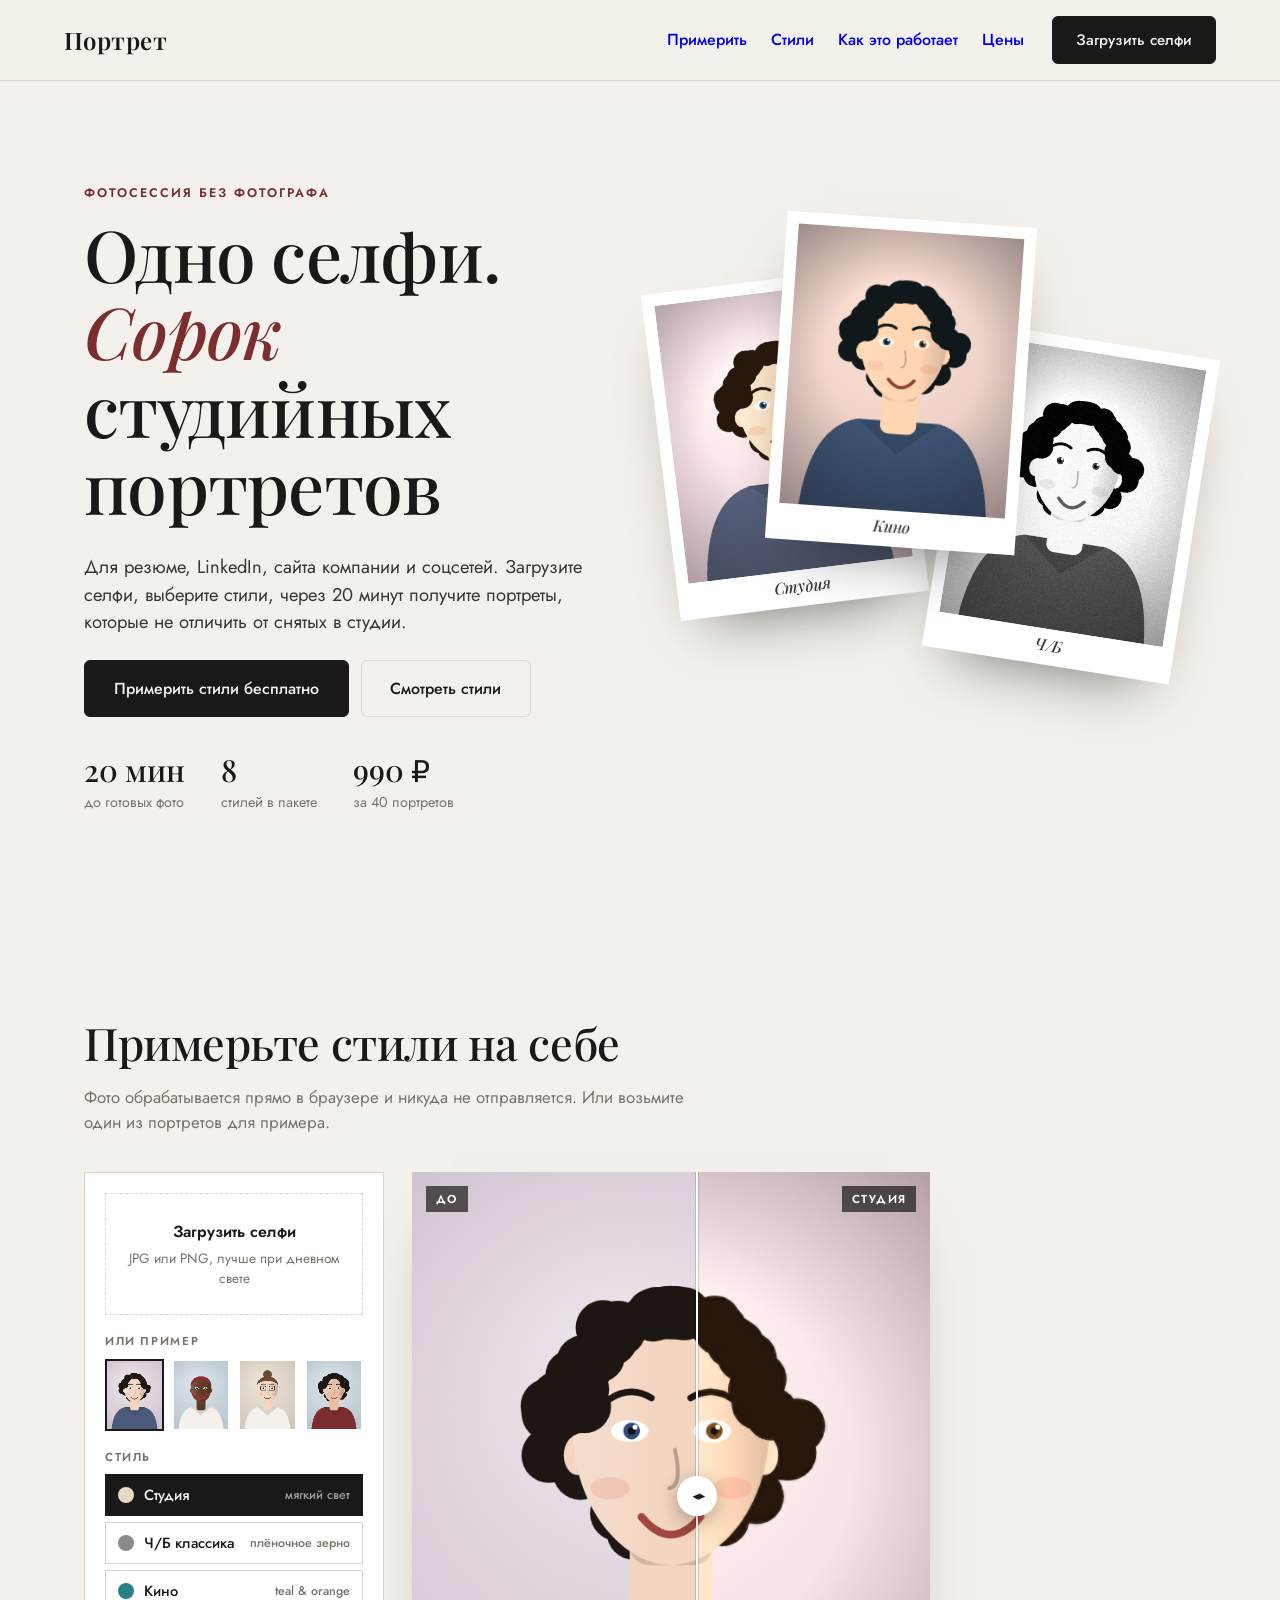
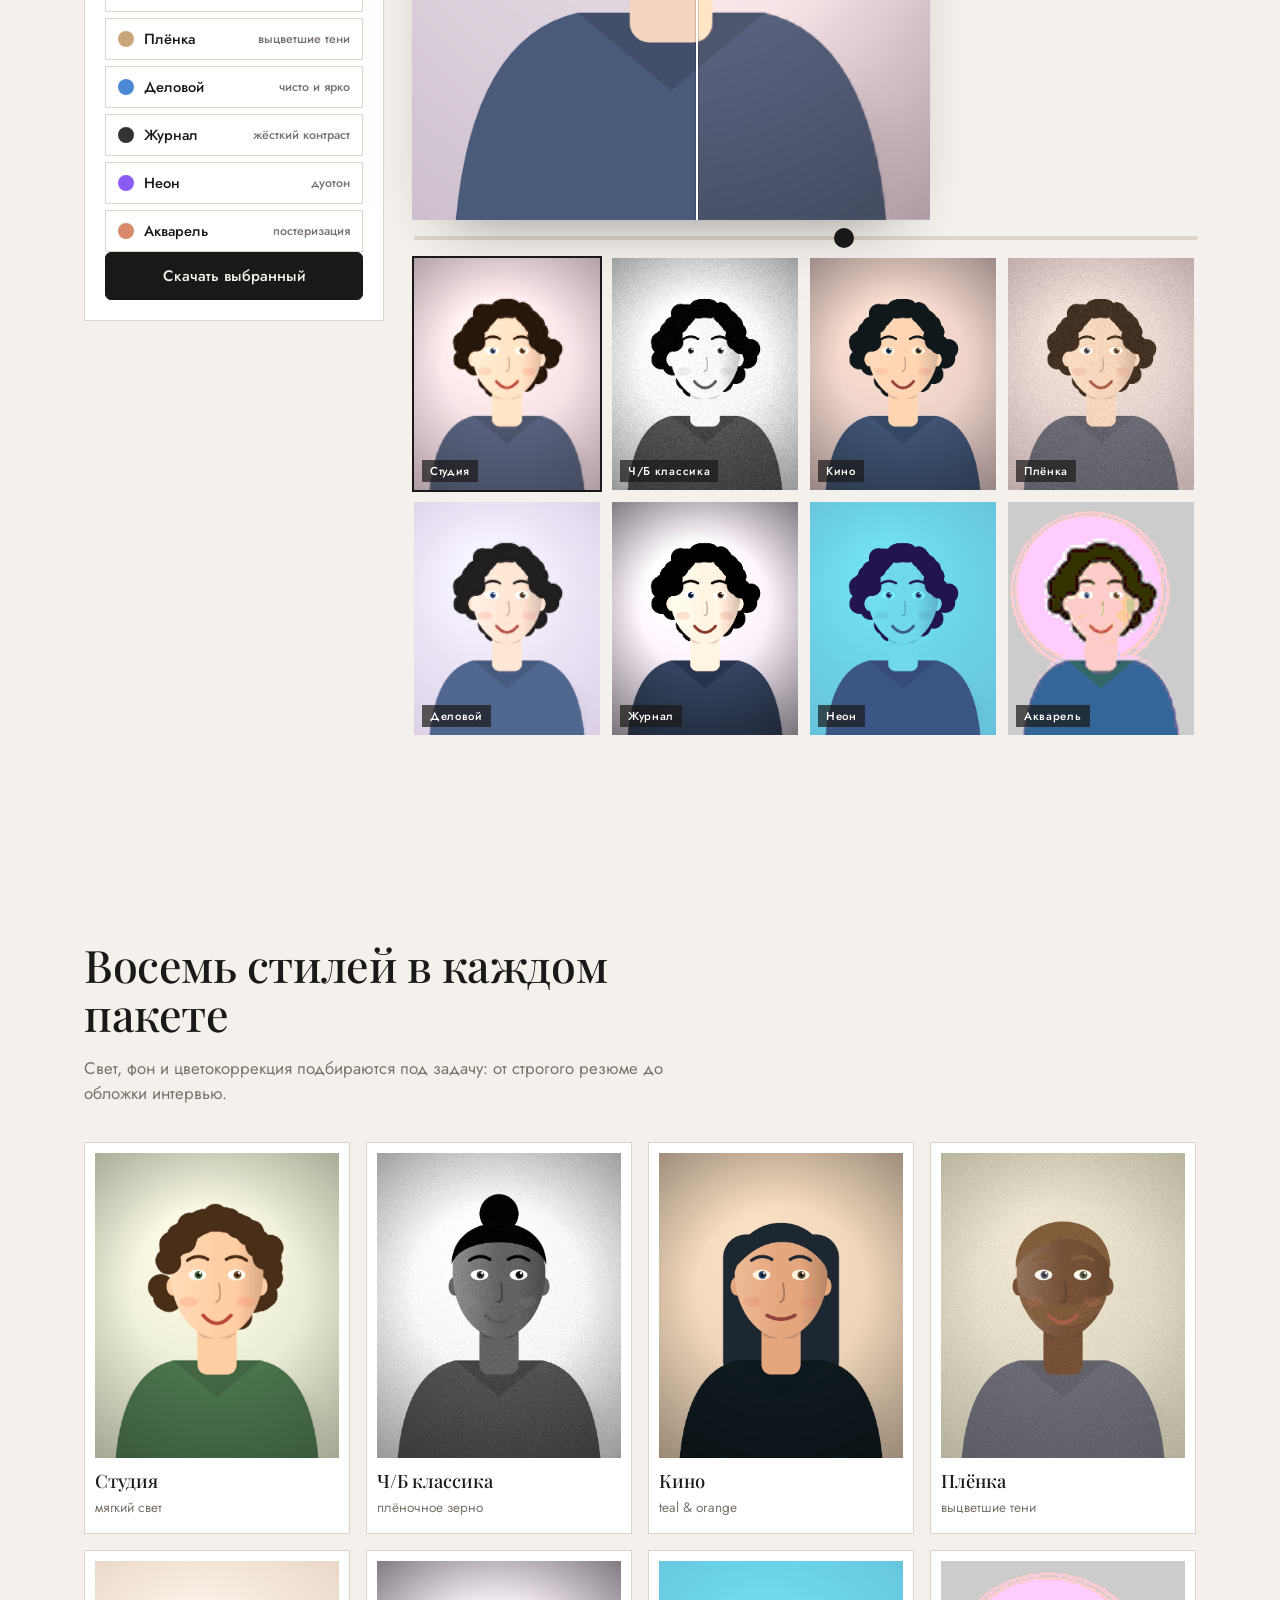
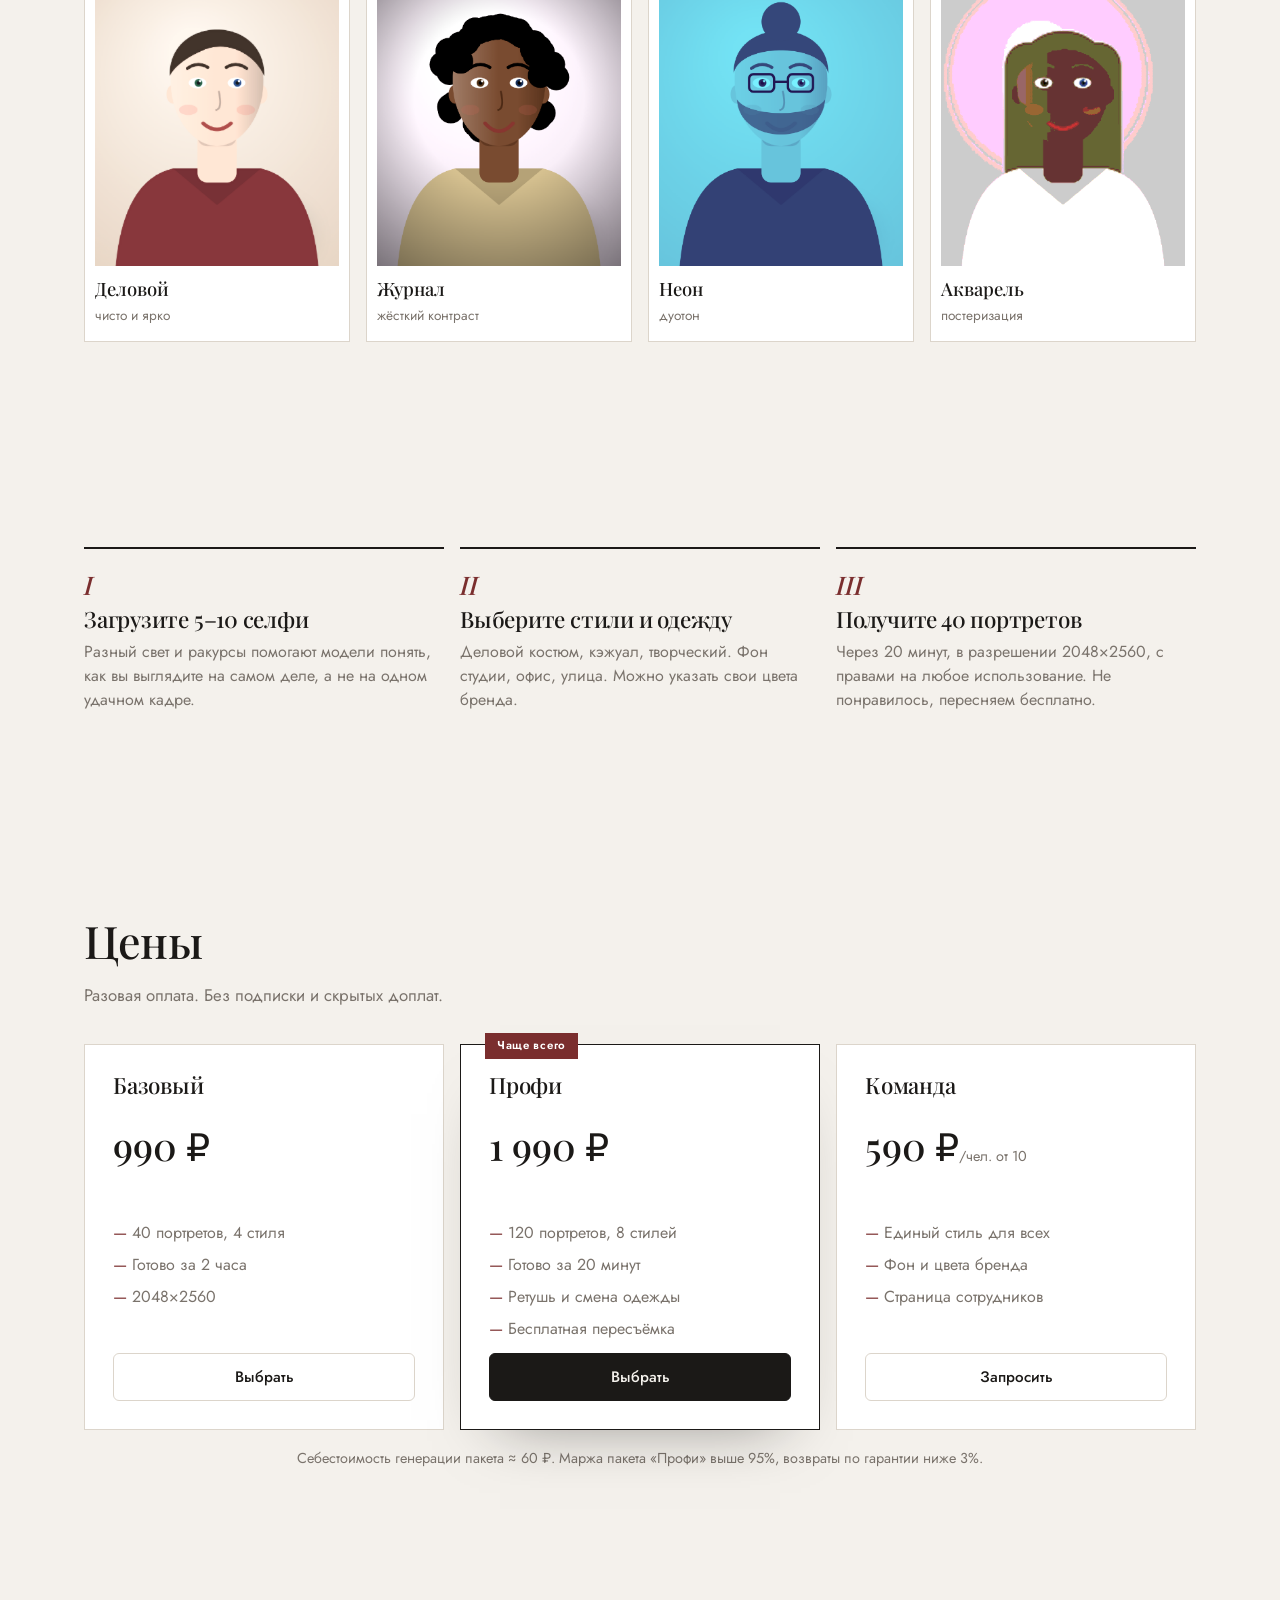
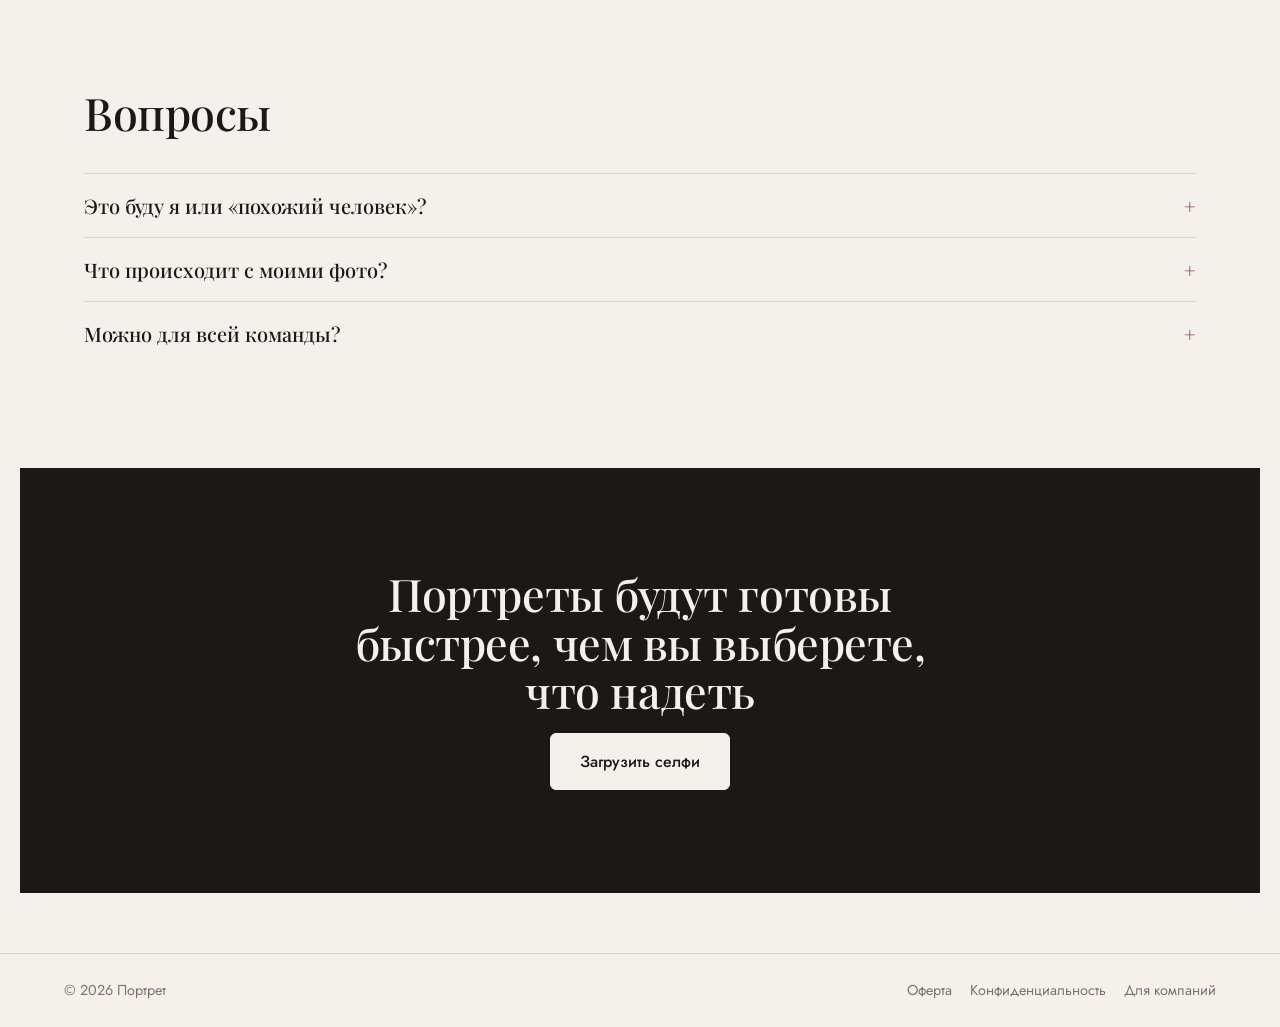
<file: sites/portret/index.html>
<!doctype html>
<html lang="ru">
<head>
<meta charset="utf-8">
<meta name="viewport" content="width=device-width, initial-scale=1">
<title>Портрет — студийные фото из одного селфи</title>
<meta name="description" content="Портрет превращает обычное селфи в 40 студийных портретов для резюме, LinkedIn, сайта и соцсетей. Восемь стилей, готово за 20 минут. Примерьте стили прямо в браузере.">
<link rel="preconnect" href="https://fonts.googleapis.com">
<link href="https://fonts.googleapis.com/css2?family=Playfair+Display:ital,wght@0,500;0,600;1,500&family=Jost:wght@400;500;600&display=swap" rel="stylesheet">
<link rel="stylesheet" href="styles.css">
<link rel="icon" href="data:image/svg+xml,<svg xmlns='http://www.w3.org/2000/svg' viewBox='0 0 32 32'><rect width='32' height='32' fill='%231b1917'/><circle cx='16' cy='12' r='6' fill='%23f4f1ec'/><path d='M5 30c0-7 5-10 11-10s11 3 11 10z' fill='%23f4f1ec'/></svg>">
</head>
<body>
<header class="nav">
  <a class="logo" href="#">Портрет</a>
  <nav><a href="#studio">Примерить</a><a href="#styles">Стили</a><a href="#how">Как это работает</a><a href="#pricing">Цены</a></nav>
  <a class="btn btn-ink" href="#studio">Загрузить селфи</a>
</header>

<main>
<section class="hero">
  <div class="hero-copy reveal">
    <p class="eyebrow">Фотосессия без фотографа</p>
    <h1>Одно селфи. <em>Сорок</em> студийных портретов</h1>
    <p class="lead">Для резюме, LinkedIn, сайта компании и соцсетей. Загрузите селфи, выберите стили, через 20 минут получите портреты, которые не отличить от снятых в студии.</p>
    <div class="actions"><a class="btn btn-ink btn-lg" href="#studio">Примерить стили бесплатно</a><a class="btn btn-line btn-lg" href="#styles">Смотреть стили</a></div>
    <ul class="proof"><li><b>20 мин</b><span>до готовых фото</span></li><li><b>8</b><span>стилей в пакете</span></li><li><b>990 ₽</b><span>за 40 портретов</span></li></ul>
  </div>
  <div class="hero-stage reveal">
    <div class="polaroid p1"><canvas width="420" height="520"></canvas><span>Студия</span></div>
    <div class="polaroid p2"><canvas width="420" height="520"></canvas><span>Кино</span></div>
    <div class="polaroid p3"><canvas width="420" height="520"></canvas><span>Ч/Б</span></div>
  </div>
</section>

<section id="studio" class="studio">
  <div class="section-head reveal"><h2>Примерьте стили на себе</h2><p>Фото обрабатывается прямо в браузере и никуда не отправляется. Или возьмите один из портретов для примера.</p></div>
  <div class="studio-grid">
    <aside class="source reveal">
      <label class="drop" id="drop"><input type="file" id="file" accept="image/*" hidden><b>Загрузить селфи</b><span>JPG или PNG, лучше при дневном свете</span></label>
      <p class="label">Или пример</p>
      <div class="demos" id="demos"></div>
      <p class="label">Стиль</p>
      <div class="style-list" id="style-list"></div>
      <button class="btn btn-ink btn-wide" id="download">Скачать выбранный</button>
    </aside>
    <div class="compare-wrap reveal">
      <div class="compare" id="compare">
        <canvas id="before"></canvas>
        <canvas id="after"></canvas>
        <div class="handle" id="handle"><i></i></div>
        <span class="tag tag-l">До</span><span class="tag tag-r" id="after-tag">После</span>
      </div>
      <input type="range" id="split" min="0" max="100" value="55" aria-label="Положение разделителя">
      <div class="grid" id="grid"></div>
    </div>
  </div>
</section>

<section id="styles" class="styles">
  <div class="section-head reveal"><h2>Восемь стилей в каждом пакете</h2><p>Свет, фон и цветокоррекция подбираются под задачу: от строгого резюме до обложки интервью.</p></div>
  <div class="styles-grid" id="styles-grid"></div>
</section>

<section id="how" class="how">
  <div class="how-grid">
    <article class="reveal"><span class="n">I</span><h3>Загрузите 5–10 селфи</h3><p>Разный свет и ракурсы помогают модели понять, как вы выглядите на самом деле, а не на одном удачном кадре.</p></article>
    <article class="reveal"><span class="n">II</span><h3>Выберите стили и одежду</h3><p>Деловой костюм, кэжуал, творческий. Фон студии, офис, улица. Можно указать свои цвета бренда.</p></article>
    <article class="reveal"><span class="n">III</span><h3>Получите 40 портретов</h3><p>Через 20 минут, в разрешении 2048×2560, с правами на любое использование. Не понравилось, пересняем бесплатно.</p></article>
  </div>
</section>

<section id="pricing" class="pricing">
  <div class="section-head reveal"><h2>Цены</h2><p>Разовая оплата. Без подписки и скрытых доплат.</p></div>
  <div class="plans">
    <article class="plan reveal"><h3>Базовый</h3><p class="price">990 ₽</p><ul><li>40 портретов, 4 стиля</li><li>Готово за 2 часа</li><li>2048×2560</li></ul><a class="btn btn-line btn-wide" href="#studio">Выбрать</a></article>
    <article class="plan plan-hot reveal"><span class="tag-hot">Чаще всего</span><h3>Профи</h3><p class="price">1 990 ₽</p><ul><li>120 портретов, 8 стилей</li><li>Готово за 20 минут</li><li>Ретушь и смена одежды</li><li>Бесплатная пересъёмка</li></ul><a class="btn btn-ink btn-wide" href="#studio">Выбрать</a></article>
    <article class="plan reveal"><h3>Команда</h3><p class="price">590 ₽<small>/чел. от 10</small></p><ul><li>Единый стиль для всех</li><li>Фон и цвета бренда</li><li>Страница сотрудников</li></ul><a class="btn btn-line btn-wide" href="#studio">Запросить</a></article>
  </div>
  <p class="muted center small reveal">Себестоимость генерации пакета ≈ 60 ₽. Маржа пакета «Профи» выше 95%, возвраты по гарантии ниже 3%.</p>
</section>

<section class="faq">
  <div class="section-head reveal"><h2>Вопросы</h2></div>
  <details class="reveal"><summary>Это буду я или «похожий человек»?</summary><p>Модель обучается на ваших селфи и сохраняет черты лица, родинки и форму улыбки. Для спорных кадров есть бесплатная пересъёмка.</p></details>
  <details class="reveal"><summary>Что происходит с моими фото?</summary><p>Селфи удаляются через 7 дней после генерации. Модель не используется для обучения общих нейросетей.</p></details>
  <details class="reveal"><summary>Можно для всей команды?</summary><p>Да. Загрузите фото сотрудников, выберите единый стиль, и получите согласованную галерею для сайта и подписей в письмах.</p></details>
</section>

<section class="cta reveal"><h2>Портреты будут готовы быстрее, чем вы выберете, что надеть</h2><a class="btn btn-paper btn-lg" href="#studio">Загрузить селфи</a></section>
</main>
<footer class="footer"><span>© 2026 Портрет</span><nav><a href="#">Оферта</a><a href="#">Конфиденциальность</a><a href="#">Для компаний</a></nav></footer>
<script src="app.js"></script>
</body>
</html>
</file>
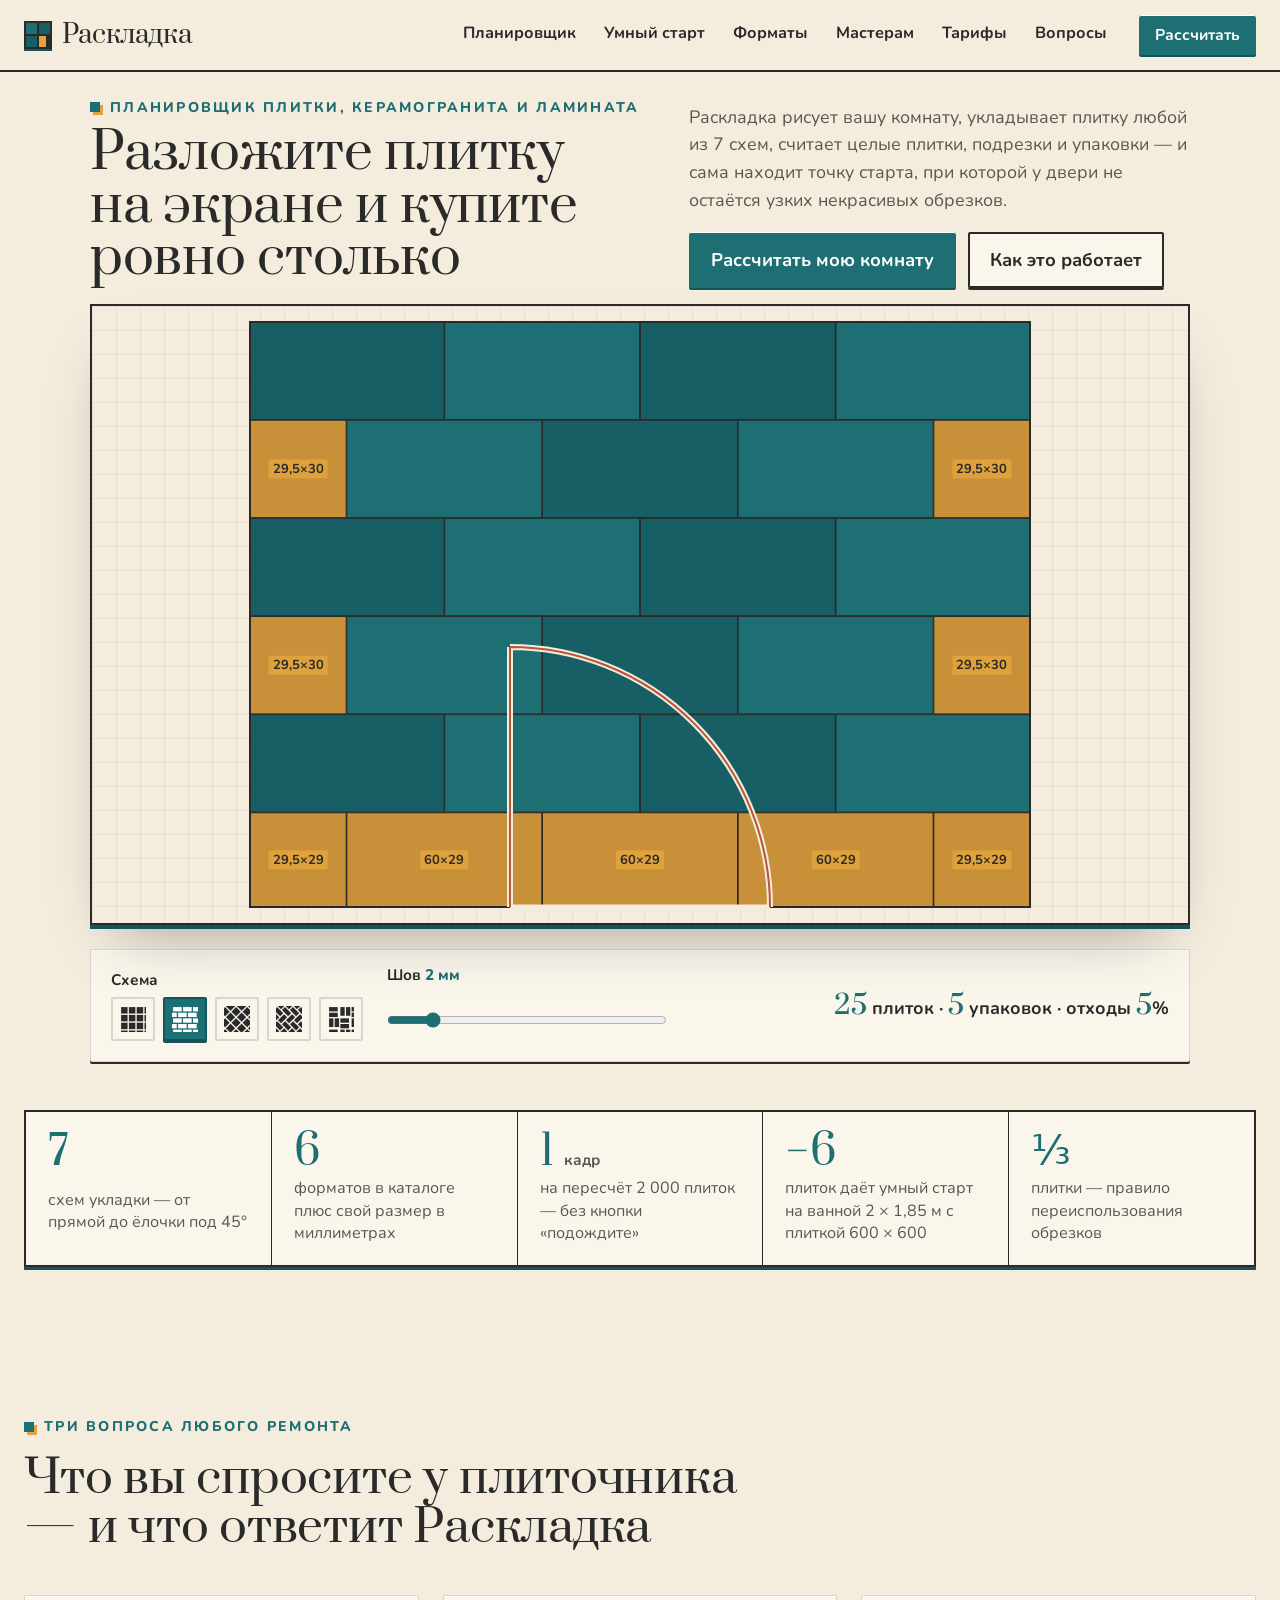
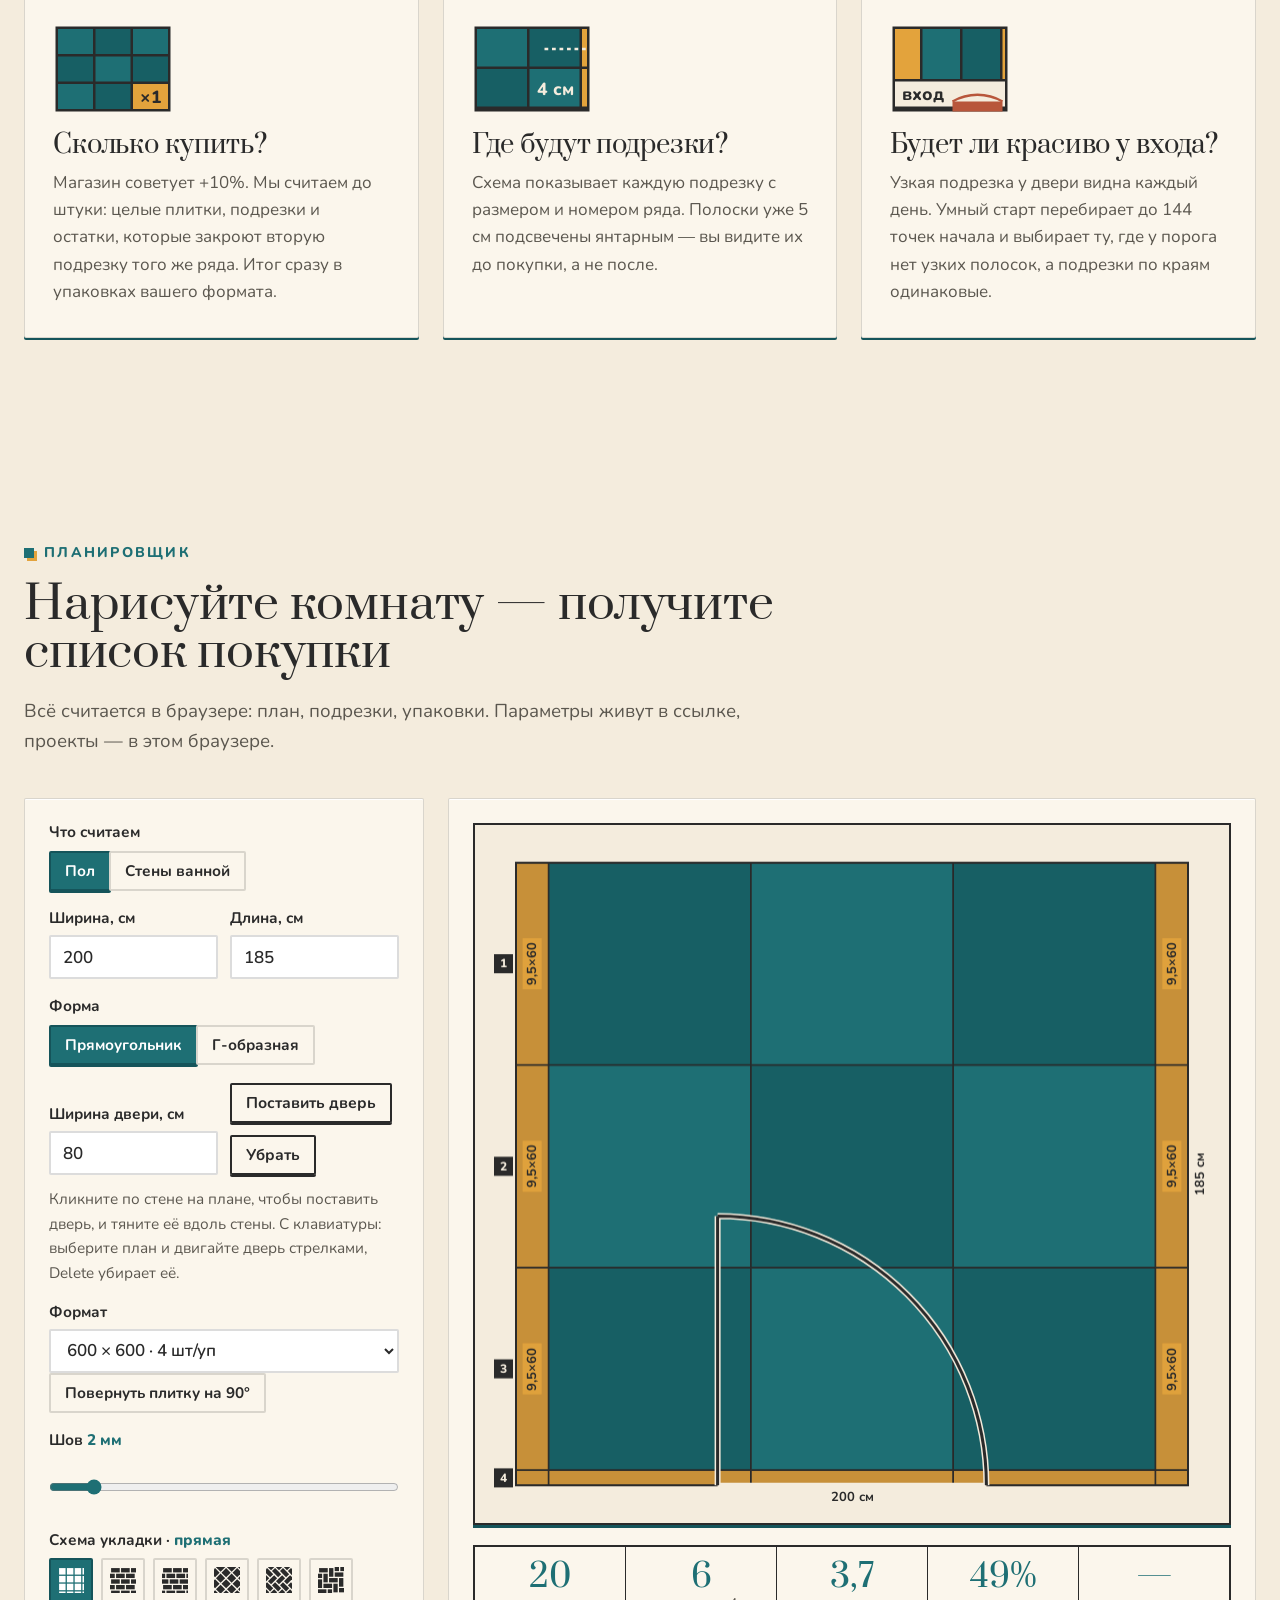
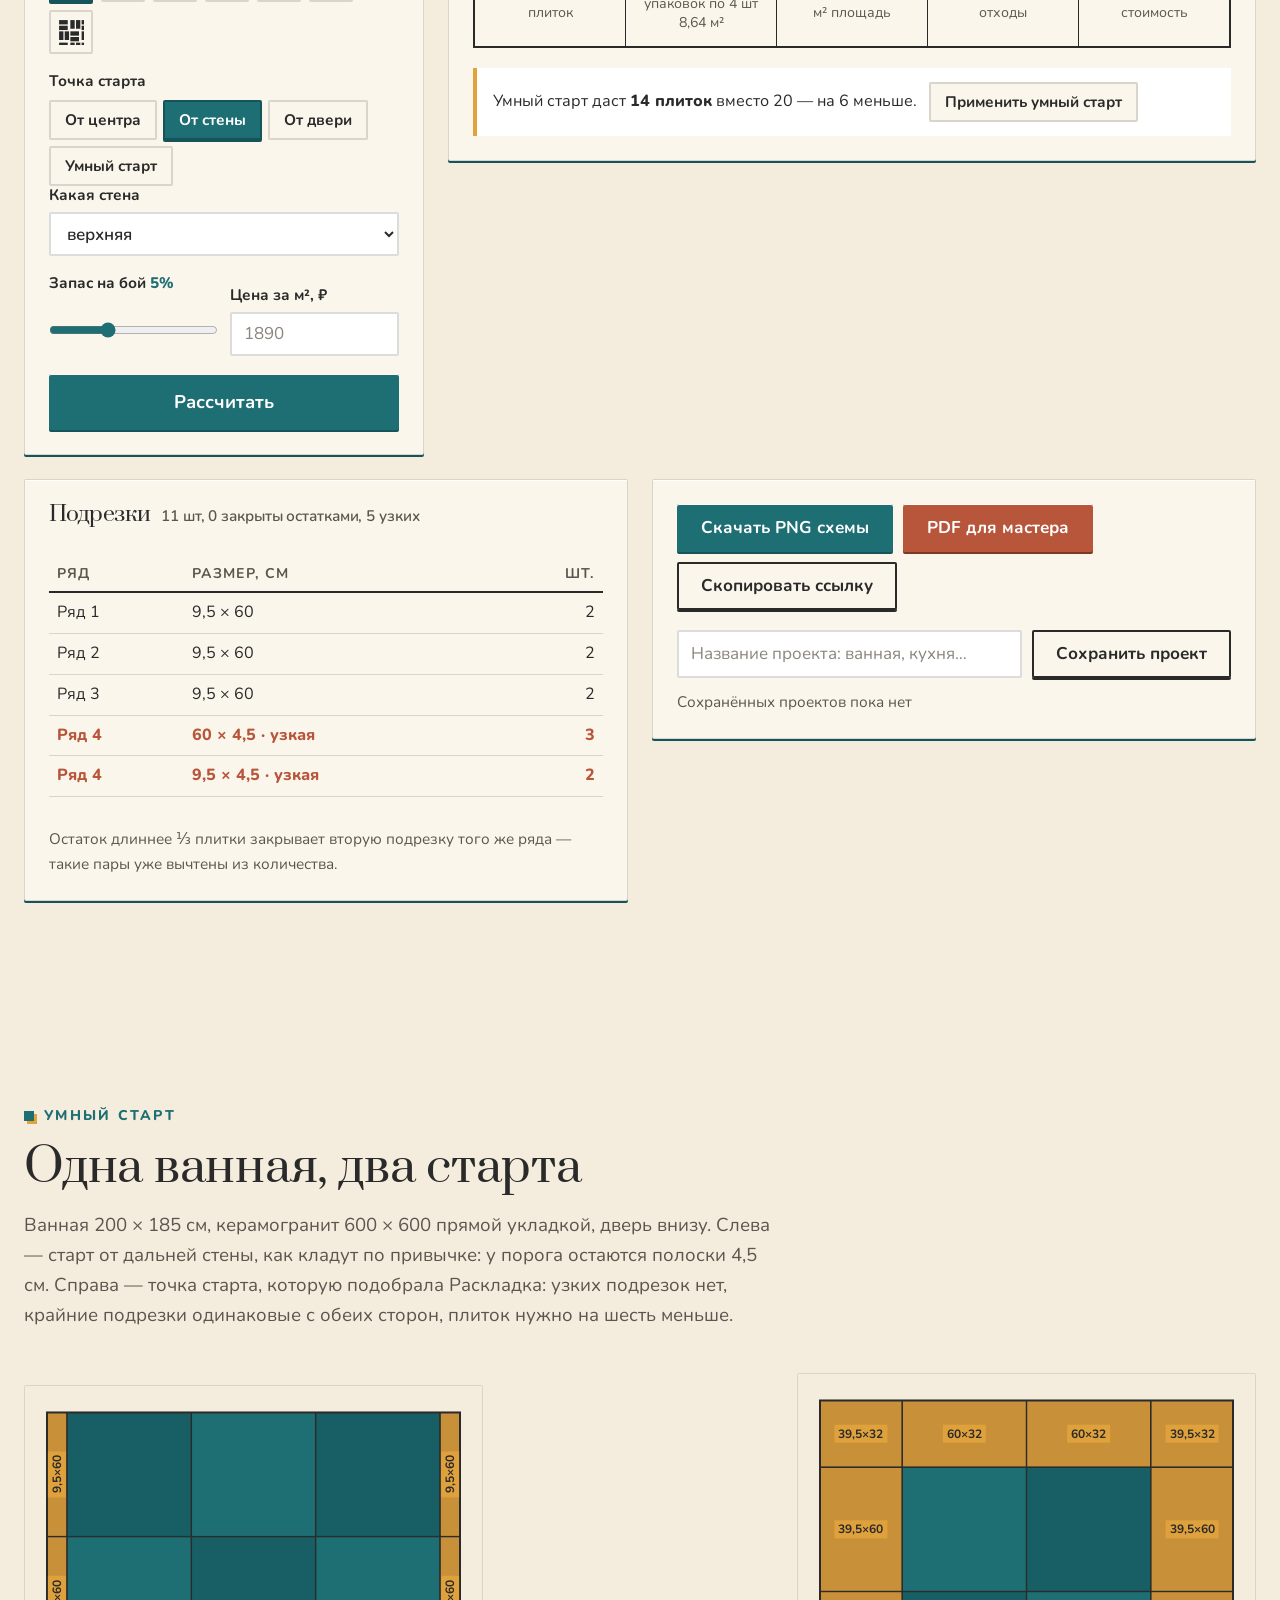
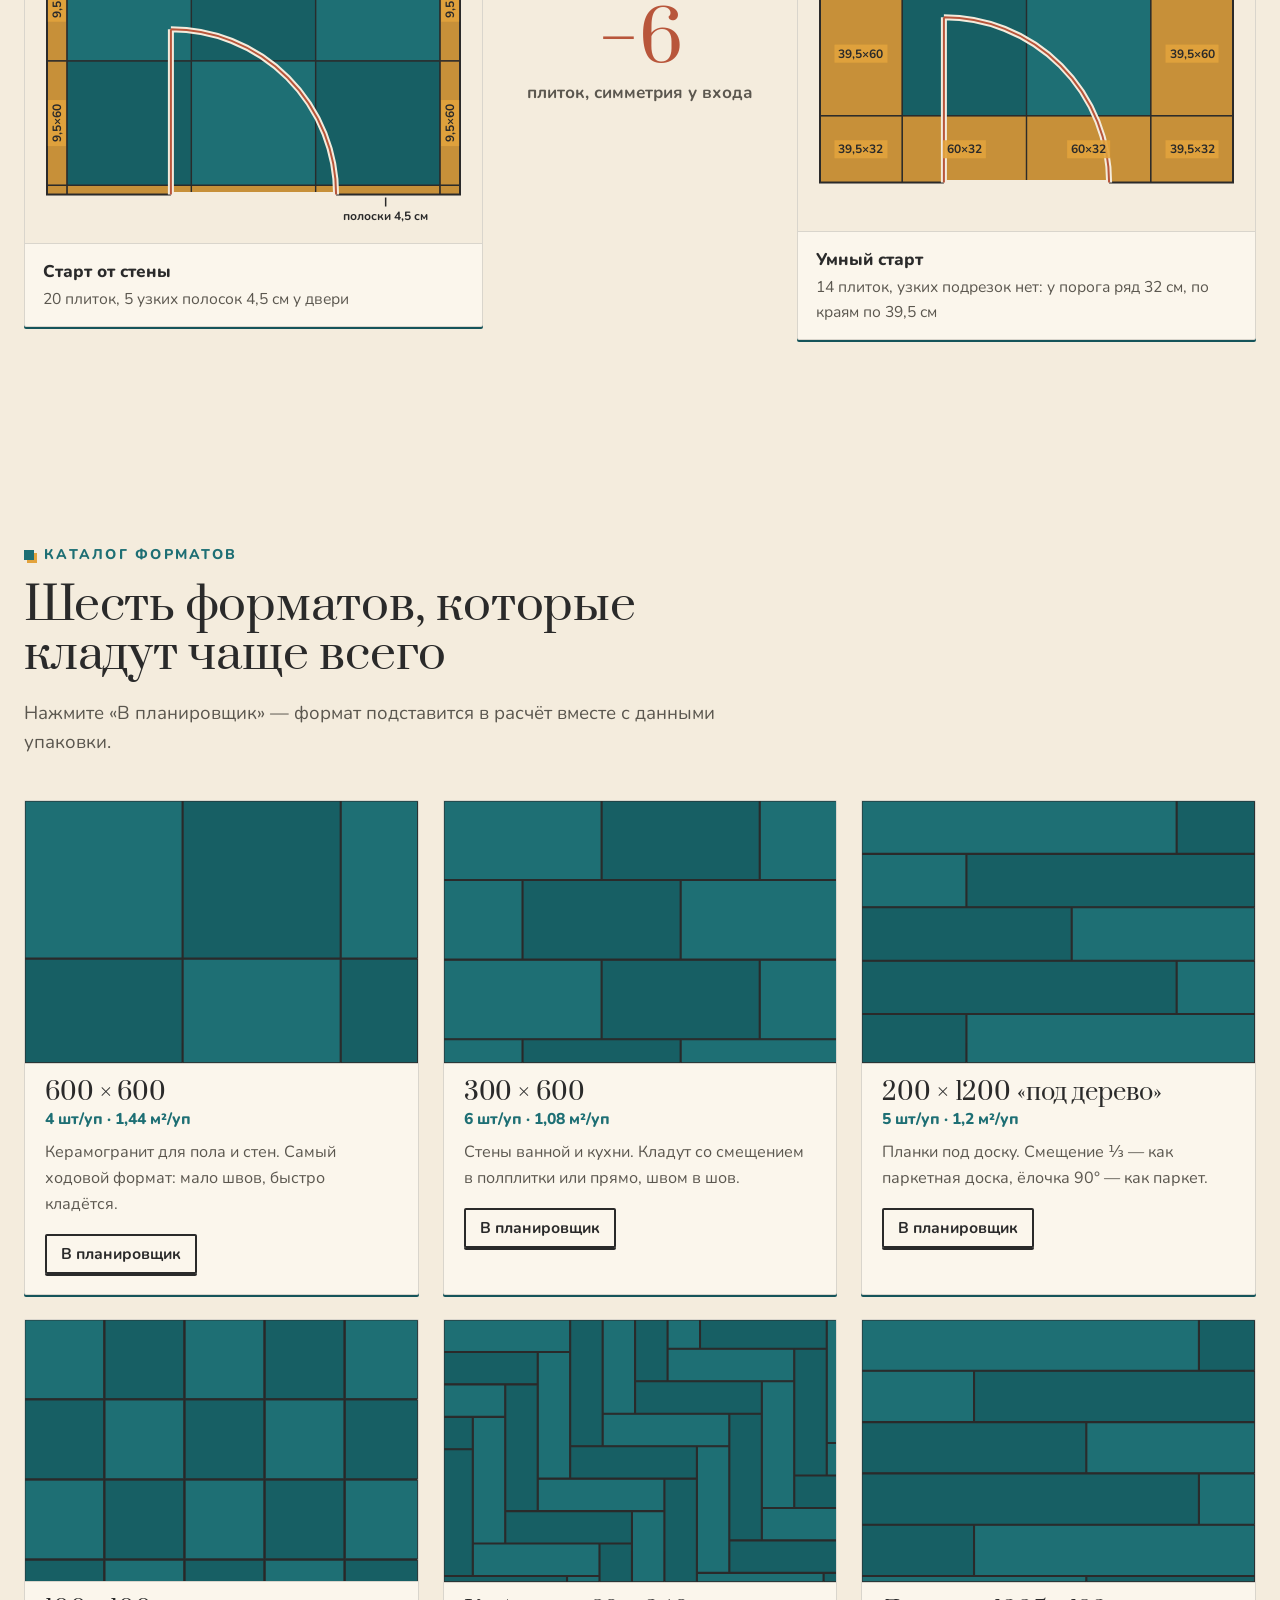
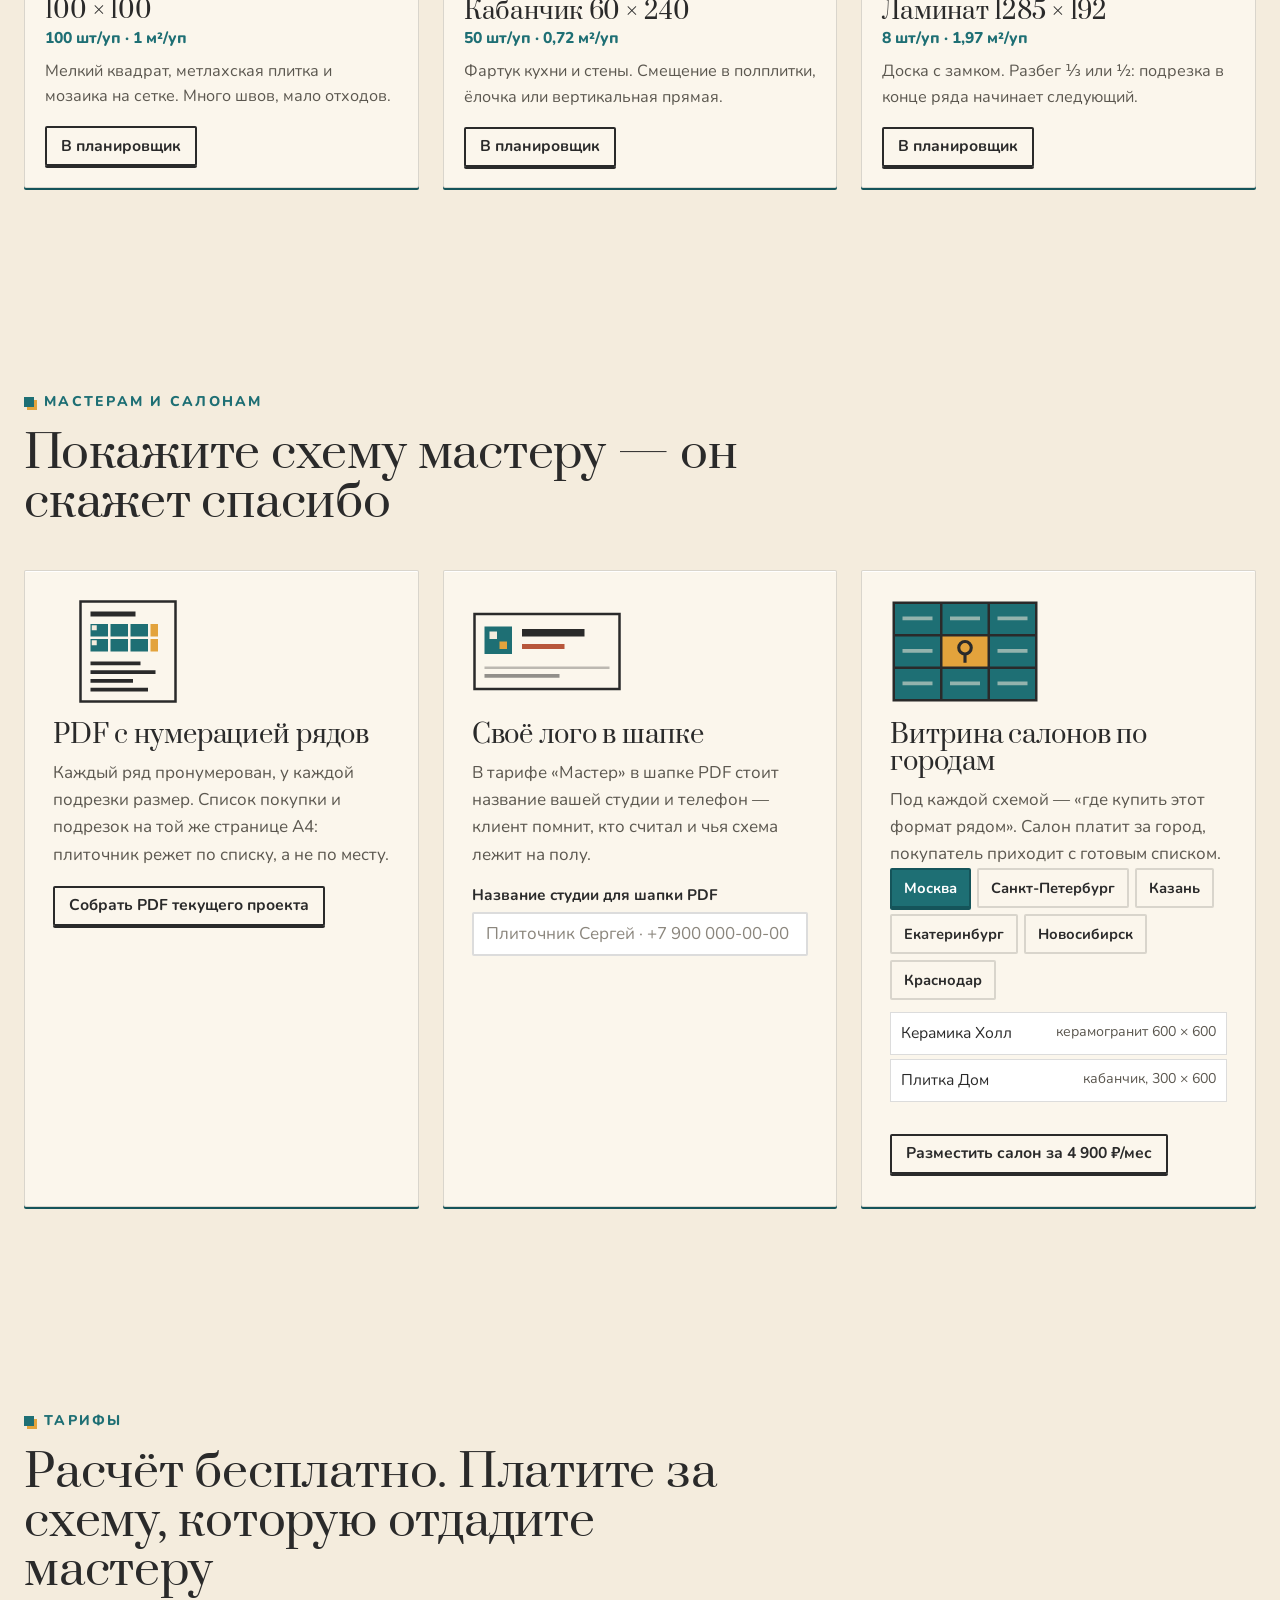
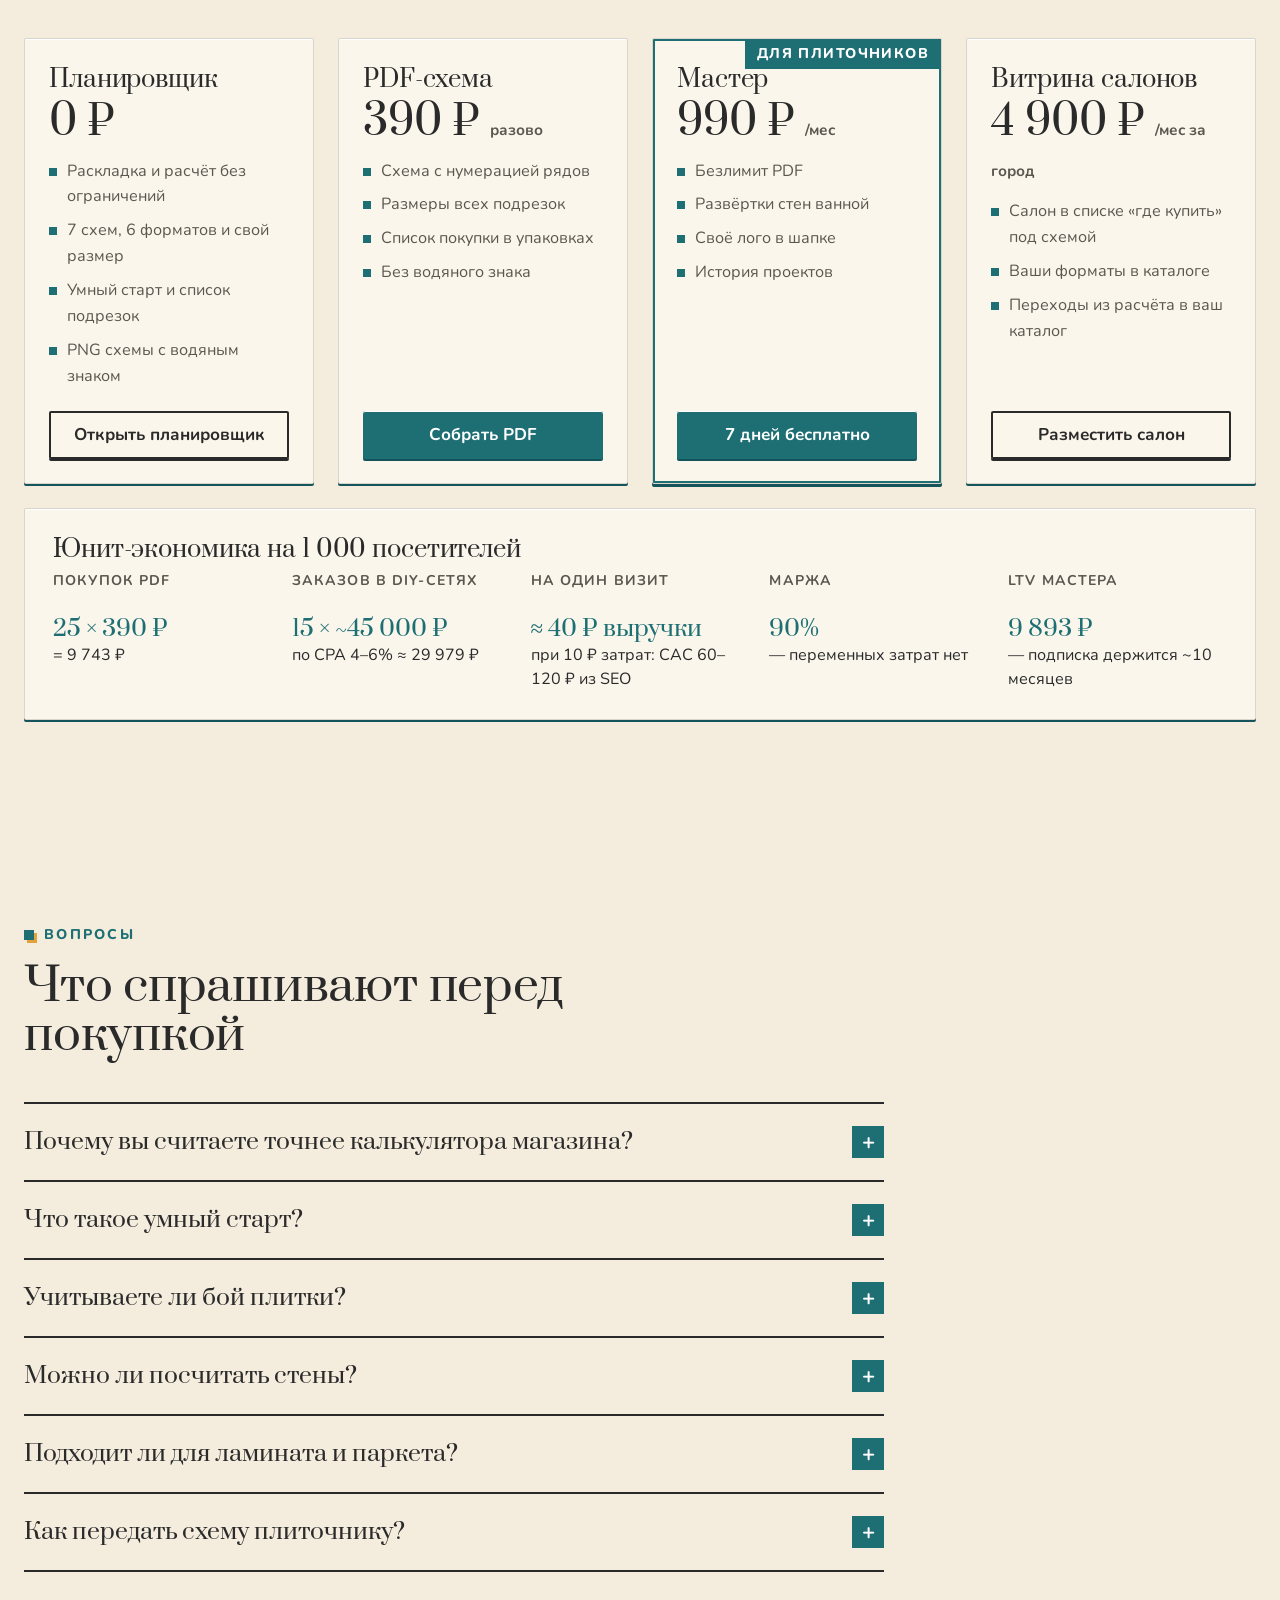
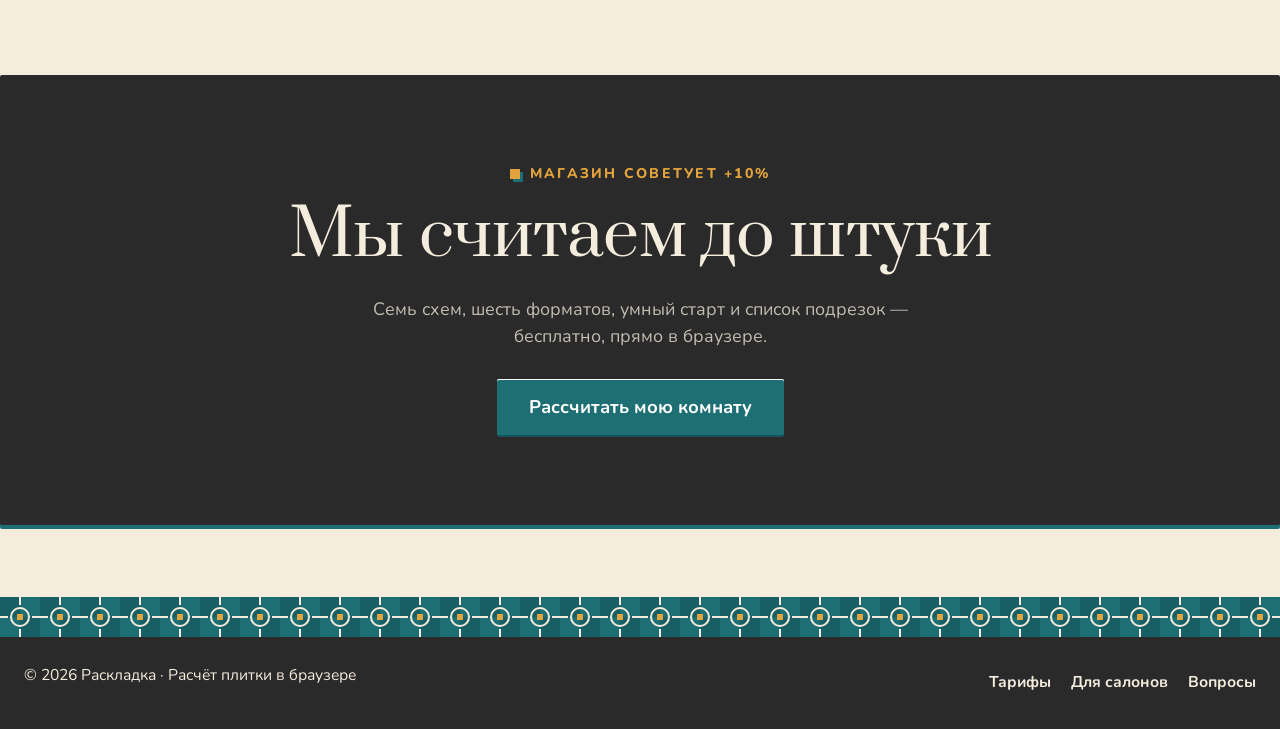
<file: sites/raskladka/index.html>
<!doctype html>
<html lang="ru">
<head>
<meta charset="utf-8">
<meta name="viewport" content="width=device-width, initial-scale=1">
<title>Раскладка — разложите плитку на экране и купите ровно столько</title>
<meta name="description" content="Раскладка рисует вашу комнату, укладывает плитку любой из 7 схем, считает целые плитки, подрезки и упаковки и находит точку старта без узких обрезков у двери. Расчёт в браузере, PDF-схема для плиточника.">
<link rel="preconnect" href="https://fonts.googleapis.com">
<link rel="preconnect" href="https://fonts.gstatic.com" crossorigin>
<link href="https://fonts.googleapis.com/css2?family=Prata&family=Nunito:wght@400;600;700;800&display=swap" rel="stylesheet">
<link rel="stylesheet" href="styles.css">
<link rel="icon" href="data:image/svg+xml,<svg xmlns='http://www.w3.org/2000/svg' viewBox='0 0 32 32'><rect width='32' height='32' fill='%232A2A2A'/><rect x='2' y='2' width='13' height='13' fill='%231E6F74'/><rect x='17' y='2' width='13' height='13' fill='%23175F64'/><rect x='2' y='17' width='13' height='13' fill='%23175F64'/><rect x='17' y='17' width='8' height='13' fill='%23E3A33C'/></svg>">
</head>
<body>
<header class="nav" id="top">
  <a class="logo" href="#top" aria-label="Раскладка — на главную">
    <svg width="28" height="28" viewBox="0 0 28 28" aria-hidden="true"><rect width="28" height="28" fill="#2A2A2A"/><rect x="2" y="2" width="11" height="11" fill="#1E6F74"/><rect x="15" y="2" width="11" height="11" fill="#175F64"/><rect x="2" y="15" width="11" height="11" fill="#175F64"/><rect x="15" y="15" width="7" height="11" fill="#E3A33C"/></svg>
    <span>Раскладка</span>
  </a>
  <nav class="menu" id="menu" aria-label="Разделы">
    <a href="#demo">Планировщик</a><a href="#smart">Умный старт</a><a href="#formats">Форматы</a><a href="#pro">Мастерам</a><a href="#pricing">Тарифы</a><a href="#faq">Вопросы</a>
  </nav>
  <a class="btn btn-sm nav-cta" href="#demo">Рассчитать</a>
  <button class="burger" id="burger" type="button" aria-expanded="false" aria-controls="menu" aria-label="Открыть меню"><i></i><i></i><i></i></button>
</header>

<main>
<section class="hero">
  <div class="hero-head">
    <div class="hero-title">
      <p class="eyebrow">Планировщик плитки, керамогранита и ламината</p>
      <h1>Разложите плитку на&nbsp;экране и&nbsp;купите ровно столько</h1>
    </div>
    <div class="hero-side">
      <p class="lead">Раскладка рисует вашу комнату, укладывает плитку любой из 7 схем, считает целые плитки, подрезки и упаковки — и сама находит точку старта, при которой у двери не остаётся узких некрасивых обрезков.</p>
      <div class="actions"><a class="btn btn-lg" href="#demo">Рассчитать мою комнату</a><a class="btn btn-ghost btn-lg" href="#how">Как это работает</a></div>
    </div>
  </div>
  <div class="floor reveal">
    <div class="floor-frame">
      <canvas id="hero-floor" role="img" aria-label="Анимированная раскладка плитки 300 × 600 на полу ванной 2,4 × 1,8 метра с дверью внизу: целые плитки сине-зелёные, подрезки янтарные"></canvas>
      <div class="tip" id="hero-tip" hidden></div>
    </div>
    <div class="floor-bar">
      <div class="bar-cell"><span class="label">Схема</span><div class="chips" id="hero-pats" role="group" aria-label="Схема укладки"></div></div>
      <label class="bar-cell range-field" for="hero-grout"><span class="label">Шов <b id="hero-grout-v">2 мм</b></span><input type="range" id="hero-grout" min="1" max="8" value="2" aria-label="Ширина шва, миллиметры"></label>
      <p class="counter bar-cell" id="hero-counter"><b data-n="pieces">0</b> <span id="w-pieces">плиток</span> · <b data-n="packs">0</b> <span id="w-packs">упаковок</span> · отходы&nbsp;<b data-n="waste">0</b>%</p>
      <p class="sr-only" id="hero-live" aria-live="polite"></p>
    </div>
  </div>
</section>

<section class="proof" aria-label="Ключевые цифры">
  <ul class="proof-list" data-stagger>
    <li class="reveal"><b class="num"><span data-count="7">0</span></b><span>схем укладки — от прямой до ёлочки под 45°</span></li>
    <li class="reveal"><b class="num"><span data-count="6">0</span></b><span>форматов в каталоге плюс свой размер в миллиметрах</span></li>
    <li class="reveal"><b class="num"><span data-count="1">0</span> <small>кадр</small></b><span>на пересчёт 2&nbsp;000 плиток — без кнопки «подождите»</span></li>
    <li class="reveal"><b class="num"><span data-count="-6">0</span></b><span>плиток даёт умный старт на ванной 2 × 1,85 м с плиткой 600 × 600</span></li>
    <li class="reveal"><b class="num">⅓</b><span>плитки — правило переиспользования обрезков</span></li>
  </ul>
</section>

<section class="questions" id="how">
  <div class="section-head reveal"><p class="eyebrow">Три вопроса любого ремонта</p><h2>Что вы спросите у плиточника — и что ответит Раскладка</h2></div>
  <div class="q-grid" data-stagger>
    <article class="q-card reveal">
      <svg class="q-pic" viewBox="0 0 96 72" aria-hidden="true"><rect x="2" y="2" width="92" height="68" fill="#2A2A2A"/><rect x="4" y="4" width="28" height="20" fill="#1E6F74"/><rect x="34" y="4" width="28" height="20" fill="#175F64"/><rect x="64" y="4" width="28" height="20" fill="#1E6F74"/><rect x="4" y="26" width="28" height="20" fill="#175F64"/><rect x="34" y="26" width="28" height="20" fill="#1E6F74"/><rect x="64" y="26" width="28" height="20" fill="#175F64"/><rect x="4" y="48" width="28" height="20" fill="#1E6F74"/><rect x="34" y="48" width="28" height="20" fill="#175F64"/><rect x="64" y="48" width="28" height="20" fill="#E3A33C"/><text x="78" y="63" font-family="Nunito,sans-serif" font-weight="800" font-size="14" text-anchor="middle" fill="#2A2A2A">×1</text></svg>
      <h3>Сколько купить?</h3>
      <p>Магазин советует +10%. Мы считаем до штуки: целые плитки, подрезки и остатки, которые закроют вторую подрезку того же ряда. Итог сразу в упаковках вашего формата.</p>
    </article>
    <article class="q-card reveal">
      <svg class="q-pic" viewBox="0 0 96 72" aria-hidden="true"><rect x="2" y="2" width="92" height="68" fill="#2A2A2A"/><rect x="4" y="4" width="40" height="30" fill="#1E6F74"/><rect x="46" y="4" width="40" height="30" fill="#175F64"/><rect x="88" y="4" width="4" height="30" fill="#E3A33C"/><rect x="4" y="36" width="40" height="30" fill="#175F64"/><rect x="46" y="36" width="40" height="30" fill="#1E6F74"/><rect x="88" y="36" width="4" height="30" fill="#E3A33C"/><path d="M58 20h36" stroke="#F4ECDD" stroke-width="2" stroke-dasharray="3 3"/><text x="52" y="57" font-family="Nunito,sans-serif" font-weight="800" font-size="14" fill="#F4ECDD">4 см</text></svg>
      <h3>Где будут подрезки?</h3>
      <p>Схема показывает каждую подрезку с размером и номером ряда. Полоски уже 5 см подсвечены янтарным — вы видите их до покупки, а не после.</p>
    </article>
    <article class="q-card reveal">
      <svg class="q-pic" viewBox="0 0 96 72" aria-hidden="true"><rect x="2" y="2" width="92" height="68" fill="#2A2A2A"/><rect x="4" y="4" width="20" height="40" fill="#E3A33C"/><rect x="26" y="4" width="30" height="40" fill="#1E6F74"/><rect x="58" y="4" width="30" height="40" fill="#175F64"/><rect x="90" y="4" width="2" height="40" fill="#E3A33C"/><rect x="4" y="46" width="88" height="20" fill="#F4ECDD"/><rect x="50" y="62" width="40" height="8" fill="#B8563B"/><path d="M50 62a40 40 0 0 1 40 0" fill="none" stroke="#B8563B" stroke-width="2"/><text x="26" y="61" font-family="Nunito,sans-serif" font-weight="800" font-size="14" text-anchor="middle" fill="#2A2A2A">вход</text></svg>
      <h3>Будет ли красиво у входа?</h3>
      <p>Узкая подрезка у двери видна каждый день. Умный старт перебирает до 144 точек начала и выбирает ту, где у порога нет узких полосок, а подрезки по краям одинаковые.</p>
    </article>
  </div>
</section>

<section class="demo" id="demo">
  <div class="section-head reveal"><p class="eyebrow">Планировщик</p><h2>Нарисуйте комнату — получите список покупки</h2><p>Всё считается в браузере: план, подрезки, упаковки. Параметры живут в ссылке, проекты — в этом браузере.</p></div>
  <div class="demo-grid">
    <form class="panel reveal" id="form" autocomplete="off">
      <div class="field"><span class="label" id="mode-label">Что считаем</span>
        <div class="seg" role="group" aria-labelledby="mode-label"><button type="button" class="seg-btn" data-mode="floor" aria-pressed="true">Пол</button><button type="button" class="seg-btn" data-mode="walls" aria-pressed="false">Стены ванной</button></div></div>
      <div class="field row2">
        <label>Ширина, см<input type="number" id="room-w" value="200" min="60" max="1200" step="1"></label>
        <label>Длина, см<input type="number" id="room-l" value="185" min="60" max="1200" step="1"></label>
      </div>
      <div class="field"><span class="label" id="shape-label">Форма</span>
        <div class="seg" role="group" aria-labelledby="shape-label"><button type="button" class="seg-btn" data-shape="rect" aria-pressed="true">Прямоугольник</button><button type="button" class="seg-btn" data-shape="l" aria-pressed="false">Г-образная</button></div></div>
      <div class="field row3" id="l-fields" hidden>
        <label>Угол выреза<select id="cut-corner"><option value="tl">верх-лево</option><option value="tr">верх-право</option><option value="br">низ-право</option><option value="bl">низ-лево</option></select></label>
        <label>Вырез по ширине<input type="number" id="cut-w" value="60" min="10" step="1"></label>
        <label>Вырез по длине<input type="number" id="cut-l" value="80" min="10" step="1"></label>
      </div>
      <div class="field row2" id="door-fields">
        <label>Ширина двери, см<input type="number" id="door-w" value="80" min="40" max="200" step="1"></label>
        <div class="actions self-end"><button type="button" class="btn btn-ghost btn-sm" id="door-add">Поставить дверь</button><button type="button" class="btn btn-ghost btn-sm" id="door-del">Убрать</button></div>
        <p class="hint">Кликните по стене на плане, чтобы поставить дверь, и тяните её вдоль стены. С клавиатуры: выберите план и двигайте дверь стрелками, Delete убирает её.</p>
      </div>
      <div class="field" id="wall-opts" hidden><span class="label">Вычеты на стенах</span>
        <div class="checks"><label class="check"><input type="checkbox" id="opt-window"> Окно 80 × 100</label><label class="check"><input type="checkbox" id="opt-bath" checked> Ванна 170 × 58</label></div>
        <p class="hint">Двери переносятся с плана: проём 210 см высотой. Высота стен 250 см.</p></div>
      <div class="field"><label>Формат<select id="tile-sel"></select></label>
        <div class="row3" id="custom-fields" hidden>
          <label>Ширина, мм<input type="number" id="tile-w" value="600" min="20" max="3000" step="1"></label>
          <label>Длина, мм<input type="number" id="tile-h" value="600" min="20" max="3000" step="1"></label>
          <label>Шт. в упаковке<input type="number" id="tile-pack" value="4" min="1" max="200" step="1"></label>
        </div>
        <button type="button" class="chip-text" id="tile-rot" aria-pressed="false">Повернуть плитку на 90°</button></div>
      <label class="field range-field" for="grout"><span class="label">Шов <b id="grout-v">2 мм</b></span><input type="range" id="grout" min="1" max="10" value="2"></label>
      <div class="field"><span class="label" id="pat-label">Схема укладки · <b id="pat-name">смещение ½</b></span><div class="chips" id="pats" role="group" aria-labelledby="pat-label"></div></div>
      <div class="field"><span class="label" id="start-label">Точка старта</span>
        <div class="seg wrap" role="group" aria-labelledby="start-label"><button type="button" class="seg-btn" data-start="center" aria-pressed="true">От центра</button><button type="button" class="seg-btn" data-start="wall" aria-pressed="false">От стены</button><button type="button" class="seg-btn" data-start="door" aria-pressed="false">От двери</button><button type="button" class="seg-btn" data-start="smart" id="start-smart" aria-pressed="false">Умный старт</button></div>
        <label id="wall-field" hidden>Какая стена<select id="start-wall"><option value="top">верхняя</option><option value="right">правая</option><option value="bottom">нижняя</option><option value="left">левая</option></select></label></div>
      <div class="field row2">
        <label class="range-field" for="reserve"><span class="label">Запас на бой <b id="reserve-v">5%</b></span><input type="range" id="reserve" min="0" max="15" value="5"></label>
        <label>Цена за м², ₽<input type="number" id="price" min="0" step="10" placeholder="1890"></label>
      </div>
      <button type="submit" class="btn btn-lg btn-wide" id="run">Рассчитать</button>
    </form>

    <div class="demo-out reveal">
      <div class="scene-frame" id="scene-frame">
        <canvas id="scene" tabindex="0" aria-label="План комнаты с раскладкой плитки: целые плитки сине-зелёные, подрезки янтарные с размерами, номера рядов слева от стены. Стрелки двигают выбранную дверь, Delete убирает её"></canvas>
        <div class="tip" id="scene-tip" hidden></div>
      </div>
      <div class="stats" id="stats">
        <div class="stat"><b id="s-pieces">0</b><span id="w-s-pieces">плиток</span></div>
        <div class="stat"><b id="s-packs">0</b><span id="s-packs-sub">упаковок</span></div>
        <div class="stat"><b id="s-area">0</b><span>м² площадь</span></div>
        <div class="stat"><b id="s-waste">0%</b><span>отходы</span></div>
        <div class="stat"><b id="s-cost">—</b><span>стоимость</span></div>
      </div>
      <p class="sr-only" id="stats-live" aria-live="polite"></p>
      <p class="smart-note" id="smart-note"></p>
    </div>
  </div>
  <div class="demo-more">
    <div class="demo-out cuts reveal">
        <h3>Подрезки <span class="muted" id="cuts-sum"></span></h3>
        <table class="cuts-table"><thead><tr><th>Ряд</th><th>Размер, см</th><th>Шт.</th></tr></thead><tbody id="cuts-body"></tbody></table>
        <p class="hint">Остаток длиннее ⅓ плитки закрывает вторую подрезку того же ряда — такие пары уже вычтены из количества.</p>
    </div>
    <div class="demo-out reveal">
      <div class="export">
        <button type="button" class="btn" id="png">Скачать PNG схемы</button>
        <button type="button" class="btn btn-terra" id="pdf">PDF для мастера</button>
        <button type="button" class="btn btn-ghost" id="link">Скопировать ссылку</button>
      </div>
      <div class="projects">
        <div class="save-row"><input id="proj-name" placeholder="Название проекта: ванная, кухня…" aria-label="Название проекта" maxlength="40"><button type="button" class="btn btn-ghost" id="save">Сохранить проект</button></div>
        <ul class="proj-list" id="projects" aria-label="Сохранённые проекты"></ul>
      </div>
    </div>
  </div>
</section>

<section class="smart" id="smart">
  <div class="section-head reveal"><p class="eyebrow">Умный старт</p><h2>Одна ванная, два старта</h2><p>Ванная 200 × 185 см, керамогранит 600 × 600 прямой укладкой, дверь внизу. Слева — старт от дальней стены, как кладут по привычке: у порога остаются полоски 4,5 см. Справа — точка старта, которую подобрала Раскладка: узких подрезок нет, крайние подрезки одинаковые с обеих сторон, плиток нужно на шесть меньше.</p></div>
  <div class="ba" data-stagger>
    <figure class="ba-card reveal"><canvas id="ba-before" role="img" aria-label="Старт от стены: три ряда целых плиток, у двери полоски 4,5 см, по бокам подрезки 9,5 см"></canvas><figcaption><b>Старт от стены</b><span id="ba-before-txt"></span></figcaption></figure>
    <div class="ba-delta reveal"><b id="ba-delta">−6</b><span id="ba-delta-txt">плиток, симметрия у входа</span></div>
    <figure class="ba-card reveal"><canvas id="ba-after" role="img" aria-label="Умный старт: узких подрезок нет, по краям одинаковые подрезки 39,5 см, у порога и у дальней стены ряды по 32 см"></canvas><figcaption><b>Умный старт</b><span id="ba-after-txt"></span></figcaption></figure>
  </div>
</section>

<section class="formats" id="formats">
  <div class="section-head reveal"><p class="eyebrow">Каталог форматов</p><h2>Шесть форматов, которые кладут чаще всего</h2><p>Нажмите «В планировщик» — формат подставится в расчёт вместе с данными упаковки.</p></div>
  <div class="fmt-grid" id="fmt-grid" data-stagger>
    <article class="fmt reveal"><svg class="fmt-pic" viewBox="0 0 150 100" aria-hidden="true"><rect width="150" height="100" fill="#2A2A2A"/><polygon points="0,0 60,0 60,60 0,60" fill="#1E6F74" stroke="#2A2A2A" stroke-width="0.4"/><polygon points="60.4,0 120.4,0 120.4,60 60.4,60" fill="#175F64" stroke="#2A2A2A" stroke-width="0.4"/><polygon points="120.8,0 150,0 150,60 120.8,60" fill="#1E6F74" stroke="#2A2A2A" stroke-width="0.4"/><polygon points="0,60.4 60,60.4 60,100 0,100" fill="#175F64" stroke="#2A2A2A" stroke-width="0.4"/><polygon points="60.4,60.4 120.4,60.4 120.4,100 60.4,100" fill="#1E6F74" stroke="#2A2A2A" stroke-width="0.4"/><polygon points="120.8,60.4 150,60.4 150,100 120.8,100" fill="#175F64" stroke="#2A2A2A" stroke-width="0.4"/></svg><h3>600 × 600</h3><p class="meta">4 шт/уп · 1,44 м²/уп</p><p>Керамогранит для пола и стен. Самый ходовой формат: мало швов, быстро кладётся.</p><button type="button" class="btn btn-ghost btn-sm" data-use="0">В планировщик</button></article>
    <article class="fmt reveal"><svg class="fmt-pic" viewBox="0 0 150 100" aria-hidden="true"><rect width="150" height="100" fill="#2A2A2A"/><polygon points="0,0 60,0 60,30 0,30" fill="#1E6F74" stroke="#2A2A2A" stroke-width="0.4"/><polygon points="60.4,0 120.4,0 120.4,30 60.4,30" fill="#175F64" stroke="#2A2A2A" stroke-width="0.4"/><polygon points="120.8,0 150,0 150,30 120.8,30" fill="#1E6F74" stroke="#2A2A2A" stroke-width="0.4"/><polygon points="0,30.4 29.8,30.4 29.8,60.4 0,60.4" fill="#1E6F74" stroke="#2A2A2A" stroke-width="0.4"/><polygon points="30.2,30.4 90.2,30.4 90.2,60.4 30.2,60.4" fill="#175F64" stroke="#2A2A2A" stroke-width="0.4"/><polygon points="90.6,30.4 150,30.4 150,60.4 90.6,60.4" fill="#1E6F74" stroke="#2A2A2A" stroke-width="0.4"/><polygon points="0,60.8 60,60.8 60,90.8 0,90.8" fill="#1E6F74" stroke="#2A2A2A" stroke-width="0.4"/><polygon points="60.4,60.8 120.4,60.8 120.4,90.8 60.4,90.8" fill="#175F64" stroke="#2A2A2A" stroke-width="0.4"/><polygon points="120.8,60.8 150,60.8 150,90.8 120.8,90.8" fill="#1E6F74" stroke="#2A2A2A" stroke-width="0.4"/><polygon points="0,91.2 29.8,91.2 29.8,100 0,100" fill="#1E6F74" stroke="#2A2A2A" stroke-width="0.4"/><polygon points="30.2,91.2 90.2,91.2 90.2,100 30.2,100" fill="#175F64" stroke="#2A2A2A" stroke-width="0.4"/><polygon points="90.6,91.2 150,91.2 150,100 90.6,100" fill="#1E6F74" stroke="#2A2A2A" stroke-width="0.4"/></svg><h3>300 × 600</h3><p class="meta">6 шт/уп · 1,08 м²/уп</p><p>Стены ванной и кухни. Кладут со смещением в полплитки или прямо, швом в шов.</p><button type="button" class="btn btn-ghost btn-sm" data-use="1">В планировщик</button></article>
    <article class="fmt reveal"><svg class="fmt-pic" viewBox="0 0 150 100" aria-hidden="true"><rect width="150" height="100" fill="#2A2A2A"/><polygon points="0,0 120,0 120,20 0,20" fill="#1E6F74" stroke="#2A2A2A" stroke-width="0.4"/><polygon points="120.4,0 150,0 150,20 120.4,20" fill="#175F64" stroke="#2A2A2A" stroke-width="0.4"/><polygon points="0,20.4 39.7,20.4 39.7,40.4 0,40.4" fill="#1E6F74" stroke="#2A2A2A" stroke-width="0.4"/><polygon points="40.1,20.4 150,20.4 150,40.4 40.1,40.4" fill="#175F64" stroke="#2A2A2A" stroke-width="0.4"/><polygon points="0,40.8 79.9,40.8 79.9,60.8 0,60.8" fill="#175F64" stroke="#2A2A2A" stroke-width="0.4"/><polygon points="80.3,40.8 150,40.8 150,60.8 80.3,60.8" fill="#1E6F74" stroke="#2A2A2A" stroke-width="0.4"/><polygon points="0,61.2 120,61.2 120,81.2 0,81.2" fill="#175F64" stroke="#2A2A2A" stroke-width="0.4"/><polygon points="120.4,61.2 150,61.2 150,81.2 120.4,81.2" fill="#1E6F74" stroke="#2A2A2A" stroke-width="0.4"/><polygon points="0,81.6 39.7,81.6 39.7,100 0,100" fill="#175F64" stroke="#2A2A2A" stroke-width="0.4"/><polygon points="40.1,81.6 150,81.6 150,100 40.1,100" fill="#1E6F74" stroke="#2A2A2A" stroke-width="0.4"/></svg><h3>200 × 1200 «под дерево»</h3><p class="meta">5 шт/уп · 1,2 м²/уп</p><p>Планки под доску. Смещение ⅓ — как паркетная доска, ёлочка 90° — как паркет.</p><button type="button" class="btn btn-ghost btn-sm" data-use="2">В планировщик</button></article>
    <article class="fmt reveal"><svg class="fmt-pic" viewBox="0 0 50 33.3" aria-hidden="true"><rect width="50" height="33.3" fill="#2A2A2A"/><polygon points="0,0 10,0 10,10 0,10" fill="#1E6F74" stroke="#2A2A2A" stroke-width="0.1"/><polygon points="10.2,0 20.2,0 20.2,10 10.2,10" fill="#175F64" stroke="#2A2A2A" stroke-width="0.1"/><polygon points="20.4,0 30.4,0 30.4,10 20.4,10" fill="#1E6F74" stroke="#2A2A2A" stroke-width="0.1"/><polygon points="30.6,0 40.6,0 40.6,10 30.6,10" fill="#175F64" stroke="#2A2A2A" stroke-width="0.1"/><polygon points="40.8,0 50,0 50,10 40.8,10" fill="#1E6F74" stroke="#2A2A2A" stroke-width="0.1"/><polygon points="0,10.2 10,10.2 10,20.2 0,20.2" fill="#175F64" stroke="#2A2A2A" stroke-width="0.1"/><polygon points="10.2,10.2 20.2,10.2 20.2,20.2 10.2,20.2" fill="#1E6F74" stroke="#2A2A2A" stroke-width="0.1"/><polygon points="20.4,10.2 30.4,10.2 30.4,20.2 20.4,20.2" fill="#175F64" stroke="#2A2A2A" stroke-width="0.1"/><polygon points="30.6,10.2 40.6,10.2 40.6,20.2 30.6,20.2" fill="#1E6F74" stroke="#2A2A2A" stroke-width="0.1"/><polygon points="40.8,10.2 50,10.2 50,20.2 40.8,20.2" fill="#175F64" stroke="#2A2A2A" stroke-width="0.1"/><polygon points="0,20.4 10,20.4 10,30.4 0,30.4" fill="#1E6F74" stroke="#2A2A2A" stroke-width="0.1"/><polygon points="10.2,20.4 20.2,20.4 20.2,30.4 10.2,30.4" fill="#175F64" stroke="#2A2A2A" stroke-width="0.1"/><polygon points="20.4,20.4 30.4,20.4 30.4,30.4 20.4,30.4" fill="#1E6F74" stroke="#2A2A2A" stroke-width="0.1"/><polygon points="30.6,20.4 40.6,20.4 40.6,30.4 30.6,30.4" fill="#175F64" stroke="#2A2A2A" stroke-width="0.1"/><polygon points="40.8,20.4 50,20.4 50,30.4 40.8,30.4" fill="#1E6F74" stroke="#2A2A2A" stroke-width="0.1"/><polygon points="0,30.6 10,30.6 10,33.3 0,33.3" fill="#175F64" stroke="#2A2A2A" stroke-width="0.1"/><polygon points="10.2,30.6 20.2,30.6 20.2,33.3 10.2,33.3" fill="#1E6F74" stroke="#2A2A2A" stroke-width="0.1"/><polygon points="20.4,30.6 30.4,30.6 30.4,33.3 20.4,33.3" fill="#175F64" stroke="#2A2A2A" stroke-width="0.1"/><polygon points="30.6,30.6 40.6,30.6 40.6,33.3 30.6,33.3" fill="#1E6F74" stroke="#2A2A2A" stroke-width="0.1"/><polygon points="40.8,30.6 50,30.6 50,33.3 40.8,33.3" fill="#175F64" stroke="#2A2A2A" stroke-width="0.1"/></svg><h3>100 × 100</h3><p class="meta">100 шт/уп · 1 м²/уп</p><p>Мелкий квадрат, метлахская плитка и мозаика на сетке. Много швов, мало отходов.</p><button type="button" class="btn btn-ghost btn-sm" data-use="3">В планировщик</button></article>
    <article class="fmt reveal"><svg class="fmt-pic" viewBox="0 0 75 50" aria-hidden="true"><rect width="75" height="50" fill="#2A2A2A"/><polygon points="73,0 73,5.4 49,5.4 49,0" fill="#175F64" stroke="#2A2A2A" stroke-width="0.2"/><polygon points="75,0 75,23.4 73.2,23.4 73.2,0" fill="#1E6F74" stroke="#2A2A2A" stroke-width="0.2"/><polygon points="73.2,23.6 75,23.6 75,29.6 73.2,29.6" fill="#1E6F74" stroke="#2A2A2A" stroke-width="0.2"/><polygon points="48.8,0 48.8,5.4 42.8,5.4 42.8,0" fill="#1E6F74" stroke="#2A2A2A" stroke-width="0.2"/><polygon points="42.8,5.6 66.8,5.6 66.8,11.6 42.8,11.6" fill="#1E6F74" stroke="#2A2A2A" stroke-width="0.2"/><polygon points="67,5.6 73,5.6 73,29.6 67,29.6" fill="#175F64" stroke="#2A2A2A" stroke-width="0.2"/><polygon points="67,29.8 75,29.8 75,35.8 67,35.8" fill="#175F64" stroke="#2A2A2A" stroke-width="0.2"/><polygon points="42.6,0 42.6,11.6 36.6,11.6 36.6,0" fill="#175F64" stroke="#2A2A2A" stroke-width="0.2"/><polygon points="36.6,11.8 60.6,11.8 60.6,17.8 36.6,17.8" fill="#175F64" stroke="#2A2A2A" stroke-width="0.2"/><polygon points="60.8,11.8 66.8,11.8 66.8,35.8 60.8,35.8" fill="#1E6F74" stroke="#2A2A2A" stroke-width="0.2"/><polygon points="60.8,36 75,36 75,42 60.8,42" fill="#1E6F74" stroke="#2A2A2A" stroke-width="0.2"/><polygon points="36.4,0 36.4,17.8 30.4,17.8 30.4,0" fill="#1E6F74" stroke="#2A2A2A" stroke-width="0.2"/><polygon points="30.4,18 54.4,18 54.4,24 30.4,24" fill="#1E6F74" stroke="#2A2A2A" stroke-width="0.2"/><polygon points="54.6,18 60.6,18 60.6,42 54.6,42" fill="#175F64" stroke="#2A2A2A" stroke-width="0.2"/><polygon points="54.6,42.2 75,42.2 75,48.2 54.6,48.2" fill="#175F64" stroke="#2A2A2A" stroke-width="0.2"/><polygon points="0,0 24,0 24,6 0,6" fill="#1E6F74" stroke="#2A2A2A" stroke-width="0.2"/><polygon points="24.2,0 30.2,0 30.2,24 24.2,24" fill="#175F64" stroke="#2A2A2A" stroke-width="0.2"/><polygon points="24.2,24.2 48.2,24.2 48.2,30.2 24.2,30.2" fill="#175F64" stroke="#2A2A2A" stroke-width="0.2"/><polygon points="48.4,24.2 54.4,24.2 54.4,48.2 48.4,48.2" fill="#1E6F74" stroke="#2A2A2A" stroke-width="0.2"/><polygon points="48.4,48.4 72.4,48.4 72.4,50 48.4,50" fill="#1E6F74" stroke="#2A2A2A" stroke-width="0.2"/><polygon points="72.6,48.4 75,48.4 75,50 72.6,50" fill="#175F64" stroke="#2A2A2A" stroke-width="0.2"/><polygon points="0,6.2 17.8,6.2 17.8,12.2 0,12.2" fill="#175F64" stroke="#2A2A2A" stroke-width="0.2"/><polygon points="18,6.2 24,6.2 24,30.2 18,30.2" fill="#1E6F74" stroke="#2A2A2A" stroke-width="0.2"/><polygon points="18,30.4 42,30.4 42,36.4 18,36.4" fill="#1E6F74" stroke="#2A2A2A" stroke-width="0.2"/><polygon points="42.2,30.4 48.2,30.4 48.2,50 42.2,50" fill="#175F64" stroke="#2A2A2A" stroke-width="0.2"/><polygon points="0,12.4 11.6,12.4 11.6,18.4 0,18.4" fill="#1E6F74" stroke="#2A2A2A" stroke-width="0.2"/><polygon points="11.8,12.4 17.8,12.4 17.8,36.4 11.8,36.4" fill="#175F64" stroke="#2A2A2A" stroke-width="0.2"/><polygon points="11.8,36.6 35.8,36.6 35.8,42.6 11.8,42.6" fill="#175F64" stroke="#2A2A2A" stroke-width="0.2"/><polygon points="36,36.6 42,36.6 42,50 36,50" fill="#1E6F74" stroke="#2A2A2A" stroke-width="0.2"/><polygon points="0,18.6 5.4,18.6 5.4,24.6 0,24.6" fill="#175F64" stroke="#2A2A2A" stroke-width="0.2"/><polygon points="5.6,18.6 11.6,18.6 11.6,42.6 5.6,42.6" fill="#1E6F74" stroke="#2A2A2A" stroke-width="0.2"/><polygon points="5.6,42.8 29.6,42.8 29.6,48.8 5.6,48.8" fill="#1E6F74" stroke="#2A2A2A" stroke-width="0.2"/><polygon points="29.8,42.8 35.8,42.8 35.8,50 29.8,50" fill="#175F64" stroke="#2A2A2A" stroke-width="0.2"/><polygon points="0,24.8 5.4,24.8 5.4,48.8 0,48.8" fill="#175F64" stroke="#2A2A2A" stroke-width="0.2"/><polygon points="0,49 23.4,49 23.4,50 0,50" fill="#175F64" stroke="#2A2A2A" stroke-width="0.2"/><polygon points="23.6,49 29.6,49 29.6,50 23.6,50" fill="#1E6F74" stroke="#2A2A2A" stroke-width="0.2"/></svg><h3>Кабанчик 60 × 240</h3><p class="meta">50 шт/уп · 0,72 м²/уп</p><p>Фартук кухни и стены. Смещение в полплитки, ёлочка или вертикальная прямая.</p><button type="button" class="btn btn-ghost btn-sm" data-use="4">В планировщик</button></article>
    <article class="fmt reveal"><svg class="fmt-pic" viewBox="0 0 150 100" aria-hidden="true"><rect width="150" height="100" fill="#2A2A2A"/><polygon points="0,0 128.5,0 128.5,19.2 0,19.2" fill="#1E6F74" stroke="#2A2A2A" stroke-width="0.4"/><polygon points="128.9,0 150,0 150,19.2 128.9,19.2" fill="#175F64" stroke="#2A2A2A" stroke-width="0.4"/><polygon points="0,19.6 42.6,19.6 42.6,38.8 0,38.8" fill="#1E6F74" stroke="#2A2A2A" stroke-width="0.4"/><polygon points="43,19.6 150,19.6 150,38.8 43,38.8" fill="#175F64" stroke="#2A2A2A" stroke-width="0.4"/><polygon points="0,39.2 85.5,39.2 85.5,58.4 0,58.4" fill="#175F64" stroke="#2A2A2A" stroke-width="0.4"/><polygon points="85.9,39.2 150,39.2 150,58.4 85.9,58.4" fill="#1E6F74" stroke="#2A2A2A" stroke-width="0.4"/><polygon points="0,58.8 128.5,58.8 128.5,78 0,78" fill="#175F64" stroke="#2A2A2A" stroke-width="0.4"/><polygon points="128.9,58.8 150,58.8 150,78 128.9,78" fill="#1E6F74" stroke="#2A2A2A" stroke-width="0.4"/><polygon points="0,78.4 42.6,78.4 42.6,97.6 0,97.6" fill="#175F64" stroke="#2A2A2A" stroke-width="0.4"/><polygon points="43,78.4 150,78.4 150,97.6 43,97.6" fill="#1E6F74" stroke="#2A2A2A" stroke-width="0.4"/><polygon points="0,98 85.5,98 85.5,100 0,100" fill="#1E6F74" stroke="#2A2A2A" stroke-width="0.4"/><polygon points="85.9,98 150,98 150,100 85.9,100" fill="#175F64" stroke="#2A2A2A" stroke-width="0.4"/></svg><h3>Ламинат 1285 × 192</h3><p class="meta">8 шт/уп · 1,97 м²/уп</p><p>Доска с замком. Разбег ⅓ или ½: подрезка в конце ряда начинает следующий.</p><button type="button" class="btn btn-ghost btn-sm" data-use="5">В планировщик</button></article>
  </div>
</section>

<section class="pro" id="pro">
  <div class="section-head reveal"><p class="eyebrow">Мастерам и салонам</p><h2>Покажите схему мастеру — он скажет спасибо</h2></div>
  <div class="pro-grid" data-stagger>
    <article class="pro-card reveal">
      <svg class="pro-pic" viewBox="0 0 120 84" aria-hidden="true"><rect x="22" y="2" width="76" height="80" fill="#FBF6EC" stroke="#2A2A2A" stroke-width="2"/><rect x="30" y="10" width="36" height="4" fill="#2A2A2A"/><g fill="#1E6F74"><rect x="30" y="20" width="14" height="10"/><rect x="46" y="20" width="14" height="10"/><rect x="62" y="20" width="14" height="10"/><rect x="30" y="32" width="14" height="10"/><rect x="46" y="32" width="14" height="10"/><rect x="62" y="32" width="14" height="10"/></g><g fill="#E3A33C"><rect x="78" y="20" width="6" height="10"/><rect x="78" y="32" width="6" height="10"/></g><g fill="#F4ECDD"><rect x="31" y="21" width="4" height="4"/><rect x="31" y="33" width="4" height="4"/></g><g fill="#2A2A2A"><rect x="30" y="50" width="40" height="3"/><rect x="30" y="57" width="52" height="3"/><rect x="30" y="64" width="34" height="3"/><rect x="30" y="71" width="46" height="3"/></g></svg>
      <h3>PDF с нумерацией рядов</h3>
      <p>Каждый ряд пронумерован, у каждой подрезки размер. Список покупки и подрезок на той же странице A4: плиточник режет по списку, а не по месту.</p>
      <button type="button" class="btn btn-ghost btn-sm" id="pro-pdf">Собрать PDF текущего проекта</button>
    </article>
    <article class="pro-card reveal">
      <svg class="pro-pic" viewBox="0 0 120 84" aria-hidden="true"><rect x="2" y="12" width="116" height="60" fill="#FBF6EC" stroke="#2A2A2A" stroke-width="2"/><rect x="10" y="22" width="22" height="22" fill="#1E6F74"/><rect x="14" y="26" width="6" height="6" fill="#F4ECDD"/><rect x="22" y="34" width="6" height="6" fill="#E3A33C"/><rect x="40" y="24" width="50" height="6" fill="#2A2A2A"/><rect x="40" y="36" width="34" height="4" fill="#B8563B"/><rect x="10" y="54" width="100" height="2" fill="#2A2A2A" opacity=".3"/><rect x="10" y="60" width="60" height="3" fill="#2A2A2A" opacity=".5"/></svg>
      <h3>Своё лого в шапке</h3>
      <p>В тарифе «Мастер» в шапке PDF стоит название вашей студии и телефон — клиент помнит, кто считал и чья схема лежит на полу.</p>
      <label>Название студии для шапки PDF<input id="brand" placeholder="Плиточник Сергей · +7 900 000-00-00" maxlength="48"></label>
    </article>
    <article class="pro-card reveal">
      <svg class="pro-pic" viewBox="0 0 120 84" aria-hidden="true"><rect x="2" y="2" width="116" height="80" fill="#2A2A2A"/><g fill="#1E6F74"><rect x="4" y="4" width="36" height="24"/><rect x="42" y="4" width="36" height="24"/><rect x="80" y="4" width="36" height="24"/><rect x="4" y="30" width="36" height="24"/><rect x="80" y="30" width="36" height="24"/><rect x="4" y="56" width="36" height="24"/><rect x="42" y="56" width="36" height="24"/><rect x="80" y="56" width="36" height="24"/></g><rect x="42" y="30" width="36" height="24" fill="#E3A33C"/><circle cx="60" cy="39" r="5" fill="none" stroke="#2A2A2A" stroke-width="2.5"/><path d="M60 44v7" stroke="#2A2A2A" stroke-width="2.5"/><g fill="#F4ECDD" opacity=".55"><rect x="10" y="14" width="24" height="3"/><rect x="48" y="14" width="24" height="3"/><rect x="86" y="14" width="24" height="3"/><rect x="10" y="40" width="24" height="3"/><rect x="86" y="40" width="24" height="3"/><rect x="10" y="66" width="24" height="3"/><rect x="48" y="66" width="24" height="3"/><rect x="86" y="66" width="24" height="3"/></g></svg>
      <h3>Витрина салонов по городам</h3>
      <p>Под каждой схемой — «где купить этот формат рядом». Салон платит за город, покупатель приходит с готовым списком.</p>
      <div class="chips-text" id="cities" role="group" aria-label="Город"></div>
      <ul class="salon-list" id="salons"></ul>
      <a class="btn btn-ghost btn-sm" href="#pricing">Разместить салон за 4&nbsp;900 ₽/мес</a>
    </article>
  </div>
</section>

<section class="pricing" id="pricing">
  <div class="section-head reveal"><p class="eyebrow">Тарифы</p><h2>Расчёт бесплатно. Платите за схему, которую отдадите мастеру</h2></div>
  <div class="plans" data-stagger>
    <article class="plan reveal"><h3>Планировщик</h3><p class="price">0 ₽</p><ul><li>Раскладка и расчёт без ограничений</li><li>7 схем, 6 форматов и свой размер</li><li>Умный старт и список подрезок</li><li>PNG схемы с водяным знаком</li></ul><a class="btn btn-ghost btn-wide" href="#demo">Открыть планировщик</a></article>
    <article class="plan reveal"><h3>PDF-схема</h3><p class="price">390 ₽ <small>разово</small></p><ul><li>Схема с нумерацией рядов</li><li>Размеры всех подрезок</li><li>Список покупки в упаковках</li><li>Без водяного знака</li></ul><button type="button" class="btn btn-wide" id="buy-pdf">Собрать PDF</button></article>
    <article class="plan plan-hot reveal"><span class="tag">Для плиточников</span><h3>Мастер</h3><p class="price">990 ₽ <small>/мес</small></p><ul><li>Безлимит PDF</li><li>Развёртки стен ванной</li><li>Своё лого в шапке</li><li>История проектов</li></ul><button type="button" class="btn btn-wide" id="buy-pro">7 дней бесплатно</button></article>
    <article class="plan reveal"><h3>Витрина салонов</h3><p class="price">4&nbsp;900 ₽ <small>/мес за город</small></p><ul><li>Салон в списке «где купить» под схемой</li><li>Ваши форматы в каталоге</li><li>Переходы из расчёта в ваш каталог</li></ul><a class="btn btn-ghost btn-wide" href="#pro">Разместить салон</a></article>
  </div>
  <div class="econ reveal">
    <h3>Юнит-экономика на 1&nbsp;000 посетителей</h3>
    <dl class="econ-grid">
      <div><dt>Покупок PDF</dt><dd><b><span data-count="25">0</span> × 390 ₽</b> = <span data-count="9750">0</span> ₽</dd></div>
      <div><dt>Заказов в DIY-сетях</dt><dd><b><span data-count="15">0</span> × ~45&nbsp;000 ₽</b> по CPA 4–6% ≈ <span data-count="30000">0</span> ₽</dd></div>
      <div><dt>На один визит</dt><dd><b>≈ <span data-count="40">0</span> ₽ выручки</b> при 10 ₽ затрат: CAC 60–120 ₽ из SEO</dd></div>
      <div><dt>Маржа</dt><dd><b><span data-count="90">0</span>%</b> — переменных затрат нет</dd></div>
      <div><dt>LTV мастера</dt><dd><b><span data-count="9900">0</span> ₽</b> — подписка держится ~10 месяцев</dd></div>
    </dl>
  </div>
</section>

<section class="faq" id="faq">
  <div class="section-head reveal"><p class="eyebrow">Вопросы</p><h2>Что спрашивают перед покупкой</h2></div>
  <div class="faq-list" data-stagger>
    <details class="reveal"><summary>Почему вы считаете точнее калькулятора магазина?</summary><p>Калькулятор делит площадь на площадь плитки и добавляет 10%. Он не знает, где стены и дверь. Мы кладём каждую плитку на план, режем её по контуру комнаты и считаем остатки: обрезок длиннее трети плитки закроет вторую подрезку в том же ряду. Поэтому итог — в штуках и упаковках, а не «примерно».</p></details>
    <details class="reveal"><summary>Что такое умный старт?</summary><p>Точка, откуда начинают класть. Мы перебираем до 144 смещений внутри одной плитки и штрафуем узкие подрезки уже 5 см и неодинаковые края у стены напротив двери. Лучший вариант показываем вместе с разницей в штуках. На ванной 2 × 1,85 м с плиткой 600 × 600 это −6 плиток: вместо полосок 4,5 см у порога — ряд 32 см и одинаковые подрезки 39,5 см по краям.</p></details>
    <details class="reveal"><summary>Учитываете ли бой плитки?</summary><p>Запасом: по умолчанию 5%, ползунок от 0 до 15%. Для диагонали и ёлочки советуем 10% — там больше резов. Запас добавляется к штукам до округления в упаковки, поэтому лишняя упаковка не появляется «на всякий случай».</p></details>
    <details class="reveal"><summary>Можно ли посчитать стены?</summary><p>Да. Режим «Стены ванной» разворачивает четыре стены высотой 250 см в ряд, вычитает двери, окно и ванну и считает каждую стену тем же алгоритмом. Итог — общий список покупки и подрезки по стенам.</p></details>
    <details class="reveal"><summary>Подходит ли для ламината и паркета?</summary><p>Да. Ламинат 1285 × 192 есть в каталоге, упаковки по 8 досок. «Смещение ⅓» — обычный разбег ламината, «ёлочка 90°» — для паркета и кабанчика. Свой размер доски вводится в миллиметрах.</p></details>
    <details class="reveal"><summary>Как передать схему плиточнику?</summary><p>Кнопка «PDF для мастера» печатает лист A4: схема с номерами рядов, размеры подрезок, список покупки. Или скопируйте ссылку — в ней все параметры, план откроется таким же на любом телефоне.</p></details>
  </div>
</section>

<section class="cta reveal">
  <p class="eyebrow">Магазин советует +10%</p>
  <h2>Мы считаем до штуки</h2>
  <p class="lead">Семь схем, шесть форматов, умный старт и список подрезок — бесплатно, прямо в браузере.</p>
  <a class="btn btn-lg" href="#demo">Рассчитать мою комнату</a>
</section>
</main>

<footer class="footer">
  <svg class="azulejo" aria-hidden="true" preserveAspectRatio="none" height="40"><defs><pattern id="az" width="40" height="40" patternUnits="userSpaceOnUse"><rect width="40" height="40" fill="#1E6F74"/><path d="M0 0h20v20H0zM20 20h20v20H20z" fill="#175F64"/><circle cx="20" cy="20" r="9" fill="none" stroke="#F4ECDD" stroke-width="2"/><path d="M20 0v8M20 32v8M0 20h8M32 20h8" stroke="#F4ECDD" stroke-width="2"/><rect x="17" y="17" width="6" height="6" fill="#E3A33C"/></pattern></defs><rect width="100%" height="100%" fill="url(#az)"/></svg>
  <div class="footer-row"><span>© 2026 Раскладка · Расчёт плитки в браузере</span><nav aria-label="Документы"><a href="#pricing">Тарифы</a><a href="#pro">Для салонов</a><a href="#faq">Вопросы</a></nav></div>
</footer>

<div class="toast" id="toast" role="status" aria-live="polite"></div>
<section class="print-sheet" id="print-sheet" aria-hidden="true"></section>
<script type="application/json" id="data">{"formats":[["600 × 600",60,60,4,1.44,"straight"],["300 × 600",60,30,6,1.08,"half"],["200 × 1200 «под дерево»",120,20,5,1.2,"third"],["100 × 100",10,10,100,1,"straight"],["Кабанчик 60 × 240",24,6,50,0.72,"herring90"],["Ламинат 1285 × 192",128.5,19.2,8,1.97,"third"]],"pats":[["straight","прямая"],["half","смещение ½"],["third","смещение ⅓"],["diag","диагональ 45°"],["herring45","ёлочка 45°"],["herring90","ёлочка 90°"],["checker","шахматка"]],"heroPats":[["straight","прямая"],["half","со смещением"],["diag","диагональ"],["herring45","ёлочка"],["checker","шахматка"]],"cities":["Москва","Санкт-Петербург","Казань","Екатеринбург","Новосибирск","Краснодар"],"salons":[[0,"Керамика Холл","керамогранит 600 × 600"],[0,"Плитка Дом","кабанчик, 300 × 600"],[1,"Азулежу","метлахская 100 × 100"],[1,"Гранит Сити","крупный формат"],[2,"Мастер Керамик","под дерево 200 × 1200"],[3,"Уральская плитка","керамогранит, мозаика"],[4,"Сибирь Керамика","плитка и ламинат"],[5,"Юг Керамика","кабанчик, мозаика"]],"plt":["плитка","плитки","плиток"],"upk":["упаковка","упаковки","упаковок"],"nar":["узкую подрезку","узкие подрезки","узких подрезок"],"nar2":["узкая","узкие","узких"],"cov":["закрыта","закрыты","закрыты"],"strip":["узкая полоска","узкие полоски","узких полосок"],"icons":{"straight":"<svg viewBox=\"0 0 24 24\" fill=\"currentColor\" aria-hidden=\"true\"><polygon points=\"1,1 7,1 7,7 1,7\"/><polygon points=\"8.2,1 14.2,1 14.2,7 8.2,7\"/><polygon points=\"15.4,1 21.4,1 21.4,7 15.4,7\"/><polygon points=\"22.6,1 24,1 24,7 22.6,7\"/><polygon points=\"1,8.2 7,8.2 7,14.2 1,14.2\"/><polygon points=\"8.2,8.2 14.2,8.2 14.2,14.2 8.2,14.2\"/><polygon points=\"15.4,8.2 21.4,8.2 21.4,14.2 15.4,14.2\"/><polygon points=\"22.6,8.2 24,8.2 24,14.2 22.6,14.2\"/><polygon points=\"1,15.4 7,15.4 7,21.4 1,21.4\"/><polygon points=\"8.2,15.4 14.2,15.4 14.2,21.4 8.2,21.4\"/><polygon points=\"15.4,15.4 21.4,15.4 21.4,21.4 15.4,21.4\"/><polygon points=\"22.6,15.4 24,15.4 24,21.4 22.6,21.4\"/><polygon points=\"1,22.6 7,22.6 7,24 1,24\"/><polygon points=\"8.2,22.6 14.2,22.6 14.2,24 8.2,24\"/><polygon points=\"15.4,22.6 21.4,22.6 21.4,24 15.4,24\"/><polygon points=\"22.6,22.6 24,22.6 24,24 22.6,24\"/></svg>","half":"<svg viewBox=\"0 0 24 24\" fill=\"currentColor\" aria-hidden=\"true\"><polygon points=\"1,1 9,1 9,5 1,5\"/><polygon points=\"10.2,1 18.2,1 18.2,5 10.2,5\"/><polygon points=\"19.4,1 24,1 24,5 19.4,5\"/><polygon points=\"0,6.2 4.4,6.2 4.4,10.2 0,10.2\"/><polygon points=\"5.6,6.2 13.6,6.2 13.6,10.2 5.6,10.2\"/><polygon points=\"14.8,6.2 22.8,6.2 22.8,10.2 14.8,10.2\"/><polygon points=\"1,11.4 9,11.4 9,15.4 1,15.4\"/><polygon points=\"10.2,11.4 18.2,11.4 18.2,15.4 10.2,15.4\"/><polygon points=\"19.4,11.4 24,11.4 24,15.4 19.4,15.4\"/><polygon points=\"0,16.6 4.4,16.6 4.4,20.6 0,20.6\"/><polygon points=\"5.6,16.6 13.6,16.6 13.6,20.6 5.6,20.6\"/><polygon points=\"14.8,16.6 22.8,16.6 22.8,20.6 14.8,20.6\"/><polygon points=\"1,21.8 9,21.8 9,24 1,24\"/><polygon points=\"10.2,21.8 18.2,21.8 18.2,24 10.2,24\"/><polygon points=\"19.4,21.8 24,21.8 24,24 19.4,24\"/></svg>","third":"<svg viewBox=\"0 0 24 24\" fill=\"currentColor\" aria-hidden=\"true\"><polygon points=\"1,1 9,1 9,5 1,5\"/><polygon points=\"10.2,1 18.2,1 18.2,5 10.2,5\"/><polygon points=\"19.4,1 24,1 24,5 19.4,5\"/><polygon points=\"0,6.2 2.9,6.2 2.9,10.2 0,10.2\"/><polygon points=\"4.1,6.2 12.1,6.2 12.1,10.2 4.1,10.2\"/><polygon points=\"13.3,6.2 21.3,6.2 21.3,10.2 13.3,10.2\"/><polygon points=\"22.5,6.2 24,6.2 24,10.2 22.5,10.2\"/><polygon points=\"0,11.4 5.9,11.4 5.9,15.4 0,15.4\"/><polygon points=\"7.1,11.4 15.1,11.4 15.1,15.4 7.1,15.4\"/><polygon points=\"16.3,11.4 24,11.4 24,15.4 16.3,15.4\"/><polygon points=\"1,16.6 9,16.6 9,20.6 1,20.6\"/><polygon points=\"10.2,16.6 18.2,16.6 18.2,20.6 10.2,20.6\"/><polygon points=\"19.4,16.6 24,16.6 24,20.6 19.4,20.6\"/><polygon points=\"0,21.8 2.9,21.8 2.9,24 0,24\"/><polygon points=\"4.1,21.8 12.1,21.8 12.1,24 4.1,24\"/><polygon points=\"13.3,21.8 21.3,21.8 21.3,24 13.3,24\"/><polygon points=\"22.5,21.8 24,21.8 24,24 22.5,24\"/></svg>","diag":"<svg viewBox=\"0 0 24 24\" fill=\"currentColor\" aria-hidden=\"true\"><polygon points=\"24,1.9 22.2,0.2 22.4,0 24,0\"/><polygon points=\"20.4,0 20.5,0.2 16.3,4.4 12,0.2 12.2,0\"/><polygon points=\"21.4,1 24,3.6 24,6.8 21.4,9.5 17.1,5.2\"/><polygon points=\"24,12.1 22.2,10.3 24,8.5\"/><polygon points=\"10.2,0 10.3,0.2 6.1,4.4 1.8,0.2 2,0\"/><polygon points=\"11.2,1 15.4,5.2 11.2,9.5 6.9,5.2\"/><polygon points=\"16.3,6.1 20.5,10.3 16.3,14.6 12,10.3\"/><polygon points=\"21.4,11.2 24,13.8 24,17 21.4,19.7 17.1,15.4\"/><polygon points=\"24,22.3 22.2,20.5 24,18.7\"/><polygon points=\"1,1 5.2,5.2 1,9.5 0,8.5 0,2\"/><polygon points=\"6.1,6.1 10.3,10.3 6.1,14.6 1.8,10.3\"/><polygon points=\"11.2,11.2 15.4,15.4 11.2,19.7 6.9,15.4\"/><polygon points=\"16.3,16.3 20.5,20.5 17,24 15.5,24 12,20.5\"/><polygon points=\"21.4,21.4 24,24 24,24 18.7,24\"/><polygon points=\"1,11.2 5.2,15.4 1,19.7 0,18.7 0,12.2\"/><polygon points=\"6.1,16.3 10.3,20.5 6.8,24 5.3,24 1.8,20.5\"/><polygon points=\"11.2,21.4 13.8,24 8.5,24\"/><polygon points=\"1,21.4 3.6,24 0,24 0,22.4\"/></svg>","herring45":"<svg viewBox=\"0 0 24 24\" fill=\"currentColor\" aria-hidden=\"true\"><polygon points=\"23.1,1 24,1.9 24,7.6 20.2,3.8\"/><polygon points=\"23.1,14 24,14.9 24,20.6 20.2,16.8\"/><polygon points=\"22.4,0 19.4,3 16.6,0.2 16.7,0\"/><polygon points=\"15.7,1 21.4,6.7 18.5,9.5 12.9,3.8\"/><polygon points=\"22.2,7.5 24,9.3 24,11.4 19.4,16 16.6,13.2\"/><polygon points=\"15.7,14 21.4,19.7 18.5,22.5 12.9,16.8\"/><polygon points=\"22.2,20.5 24,22.3 24,24 18.7,24\"/><polygon points=\"15,0 12,3 9.2,0.2 9.4,0\"/><polygon points=\"8.4,1 14,6.7 11.2,9.5 5.5,3.8\"/><polygon points=\"14.9,7.5 17.7,10.3 12,16 9.2,13.2\"/><polygon points=\"8.4,14 14,19.7 11.2,22.5 5.5,16.8\"/><polygon points=\"14.9,20.5 17.7,23.3 17,24 11.4,24\"/><polygon points=\"7.7,0 4.7,3 1.8,0.2 2,0\"/><polygon points=\"1,1 6.7,6.7 3.8,9.5 0,5.7 0,2\"/><polygon points=\"7.5,7.5 10.3,10.3 4.7,16 1.8,13.2\"/><polygon points=\"1,14 6.7,19.7 3.8,22.5 0,18.7 0,15\"/><polygon points=\"7.5,20.5 10.3,23.3 9.7,24 4,24\"/><polygon points=\"0.2,7.5 3,10.3 0,13.3 0,7.7\"/><polygon points=\"0.2,20.5 3,23.3 2.3,24 0,24 0,20.7\"/></svg>","herring90":"<svg viewBox=\"0 0 24 24\" fill=\"currentColor\" aria-hidden=\"true\"><polygon points=\"24,0 24,3.8 20.6,3.8 20.6,0\"/><polygon points=\"19.4,0 19.4,3.8 15.4,3.8 15.4,0\"/><polygon points=\"15.4,5 23.4,5 23.4,9 15.4,9\"/><polygon points=\"1,1 9,1 9,5 1,5\"/><polygon points=\"10.2,1 14.2,1 14.2,9 10.2,9\"/><polygon points=\"10.2,10.2 18.2,10.2 18.2,14.2 10.2,14.2\"/><polygon points=\"19.4,10.2 23.4,10.2 23.4,18.2 19.4,18.2\"/><polygon points=\"19.4,19.4 24,19.4 24,23.4 19.4,23.4\"/><polygon points=\"0,6.2 3.8,6.2 3.8,10.2 0,10.2\"/><polygon points=\"5,6.2 9,6.2 9,14.2 5,14.2\"/><polygon points=\"5,15.4 13,15.4 13,19.4 5,19.4\"/><polygon points=\"14.2,15.4 18.2,15.4 18.2,23.4 14.2,23.4\"/><polygon points=\"0,11.4 3.8,11.4 3.8,19.4 0,19.4\"/><polygon points=\"0,20.6 7.8,20.6 7.8,24 0,24\"/><polygon points=\"9,20.6 13,20.6 13,24 9,24\"/></svg>","checker":"<svg viewBox=\"0 0 24 24\" fill=\"currentColor\" aria-hidden=\"true\"><polygon points=\"1,1 9,1 9,5 1,5\"/><polygon points=\"1,6.2 9,6.2 9,10.2 1,10.2\"/><polygon points=\"11.4,1 15.4,1 15.4,9 11.4,9\"/><polygon points=\"16.6,1 20.6,1 20.6,9 16.6,9\"/><polygon points=\"21.8,1 24,1 24,5 21.8,5\"/><polygon points=\"21.8,6.2 24,6.2 24,10.2 21.8,10.2\"/><polygon points=\"1,11.4 5,11.4 5,19.4 1,19.4\"/><polygon points=\"6.2,11.4 10.2,11.4 10.2,19.4 6.2,19.4\"/><polygon points=\"11.4,11.4 19.4,11.4 19.4,15.4 11.4,15.4\"/><polygon points=\"11.4,16.6 19.4,16.6 19.4,20.6 11.4,20.6\"/><polygon points=\"21.8,11.4 24,11.4 24,19.4 21.8,19.4\"/><polygon points=\"1,21.8 9,21.8 9,24 1,24\"/><polygon points=\"11.4,21.8 15.4,21.8 15.4,24 11.4,24\"/><polygon points=\"16.6,21.8 20.6,21.8 20.6,24 16.6,24\"/><polygon points=\"21.8,21.8 24,21.8 24,24 21.8,24\"/></svg>"},"msg":{"menuOpen":"Открыть меню","menuClose":"Закрыть меню","custom":"Свой размер","cut":"подрезка","tipRow":" см · ряд {r}","door":"дверь","window":"окно","bath":"ванна","wall":"Стена {i} · {l} см","wallRow":"Стена {i}, ряд ","row":"Ряд ","doorMax":"Больше трёх дверей в одной комнате не бывает","doorAdded":"Дверь поставлена. Тяните её по плану или двигайте стрелками","doorGone":"Дверь убрана","noDoors":"Дверей нет. Кликните по стене или нажмите «Поставить дверь»","calc":"Считаем умный старт…","apply":"Применить умный старт","smartOn":"Умный старт: <b>{n}</b>{tail}{nar}.","smartLess":" вместо {b} от стены — на {d} меньше","smartSame":" — столько же, сколько от стены, но края ровнее","noNarrow":", узких подрезок нет","willLess":"Умный старт даст <b>{s}</b> вместо {c} — на {d} меньше.","willNarrow":"Столько же {w}, но умный старт уберёт {u} из {t}.","willSym":"Столько же {w}, но края у двери станут ровнее: крайние подрезки будут отличаться на {a} см вместо {b}.","best":"Ваш старт уже лучший: {n}, узких подрезок нет, края у двери ровные.","packsSub":"{w} по {k} шт <small>{m}&nbsp;м²</small>","more":"и ещё {n} позиций — все есть в PDF","noCuts":"Подрезок нет — плитка легла целиком","cutsSum":"{c} шт, {r} {w} остатками","linkOk":"Ссылка с параметрами скопирована","linkPrompt":"Скопируйте ссылку","projLi":"<li><b>{n}</b><span class=\"muted\">{w} × {l} · {t} · {p}</span><button type=\"button\" data-open=\"{id}\" aria-label=\"Открыть проект {n}\">Открыть</button><button type=\"button\" data-del=\"{id}\" aria-label=\"Удалить проект {n}\">Удалить</button></li>","projFrom":"Проект от {d}","saved":"Проект «{n}» сохранён в этом браузере","opened":"Проект «{n}» открыт","deleted":"Проект удалён","title":"{m} {w} × {l} см · плитка {t} · {p} · шов {g} мм","floor":"Пол","walls":"Стены ванной","line0":"{n} · {p}{k} · отходы {w}%","perPack":" по {k} шт","line1":" · площадь {a} м² · запас {z}%","wm":"Раскладка · бесплатный план","png":"PNG скачан. Без водяного знака — в PDF-схеме за 390 ₽","brand":"Раскладка","print":"В диалоге печати выберите «Сохранить как PDF»","buy":"<b>Купить: {p}</b> ({n} шт: целых {w}, подрезок {c}, из них {r} закрыты остатками; запас {z}%)","pro":"«Мастер» на 7 дней: включили развёртки стен ванной","strips":"полоски {h} см","baBefore":"{n}, {s} {h} см у двери","baAfter":"{n}, узких подрезок нет: у порога ряд {h} см, по краям {e}","edges":"по {e} см","whole":"целые плитки","sym":", симметрия у входа","noSym":", без узких полосок у входа","fmtUsed":"{n} подставлен в планировщик"}}</script>
<template id="print-tpl"><div class="brand"><h1></h1><span></span></div><p class="t"></p><p class="buy"></p><img alt="Схема раскладки с номерами рядов"><h2>Подрезки</h2><table><tr><th>Ряд</th><th>Размер, см</th><th>Шт.</th></tr></table></template>
<script type="module" src="app.js"></script>
</body>
</html>
</file>
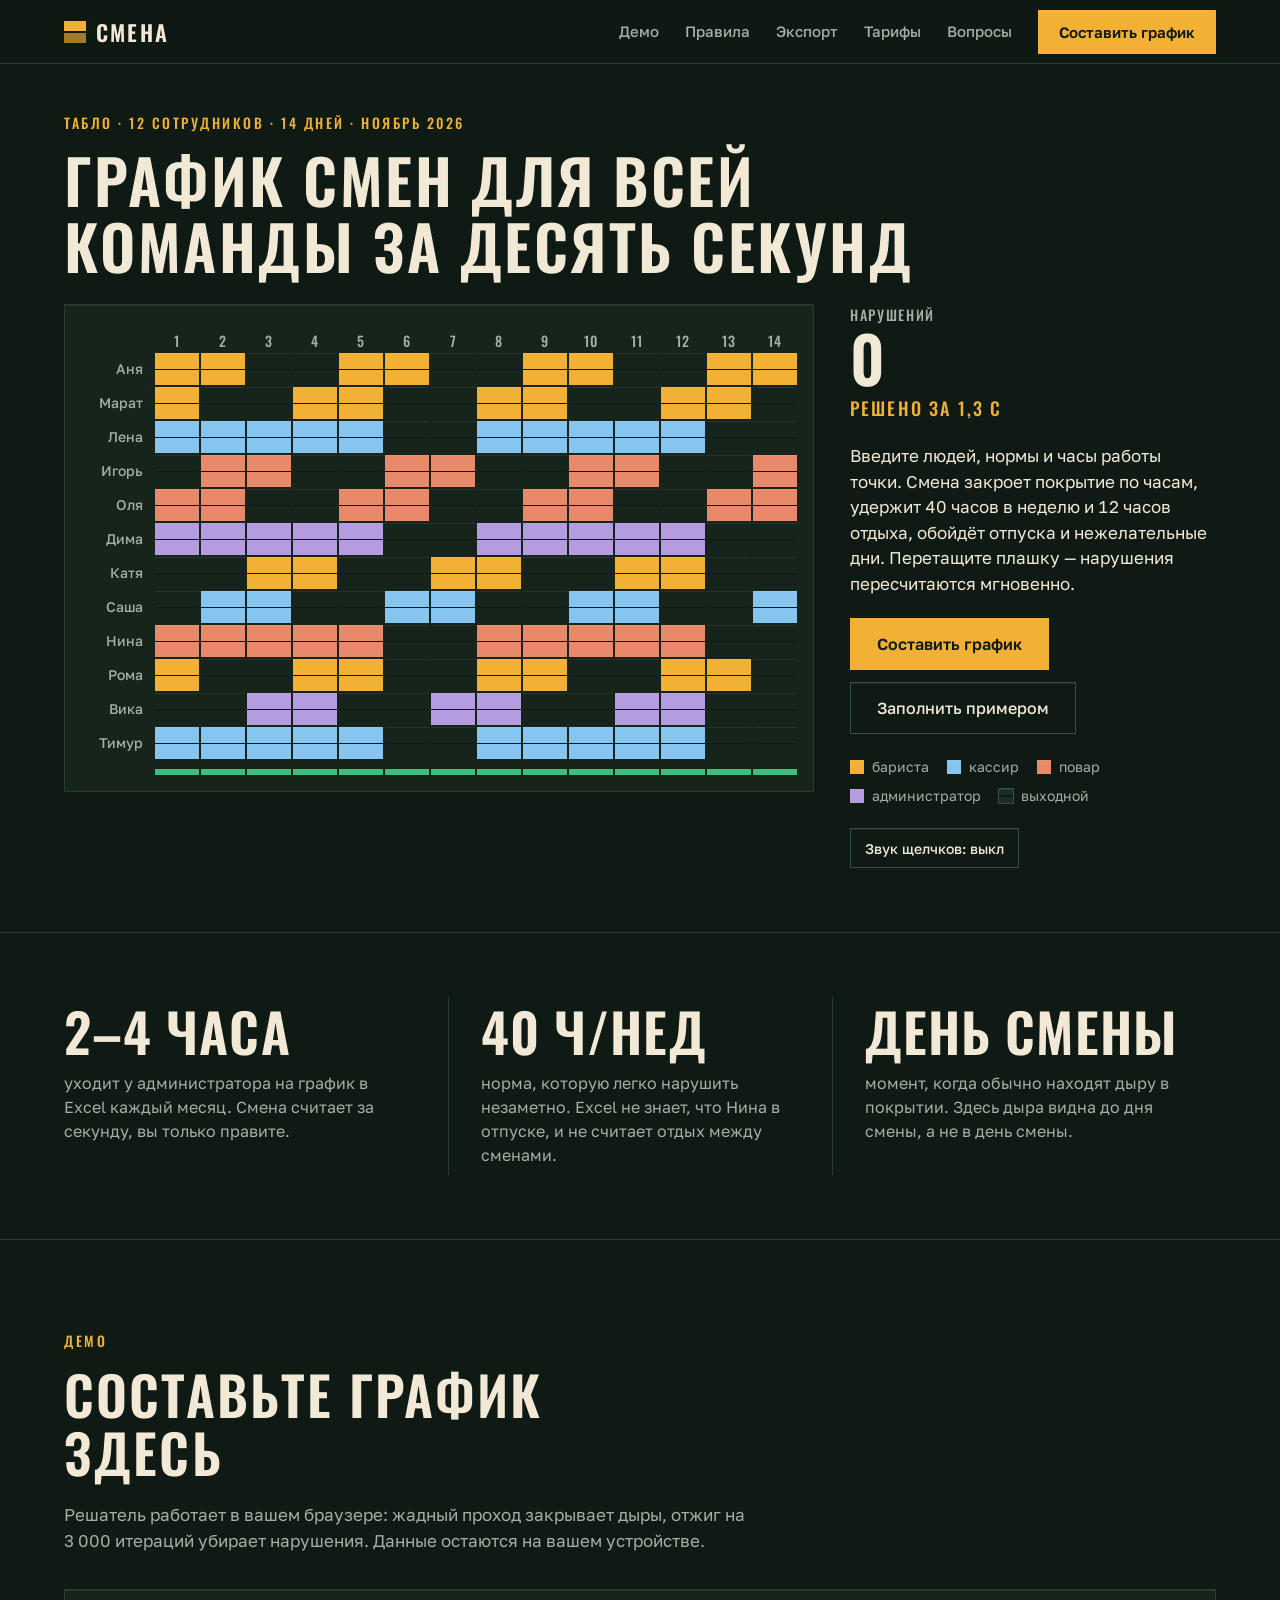
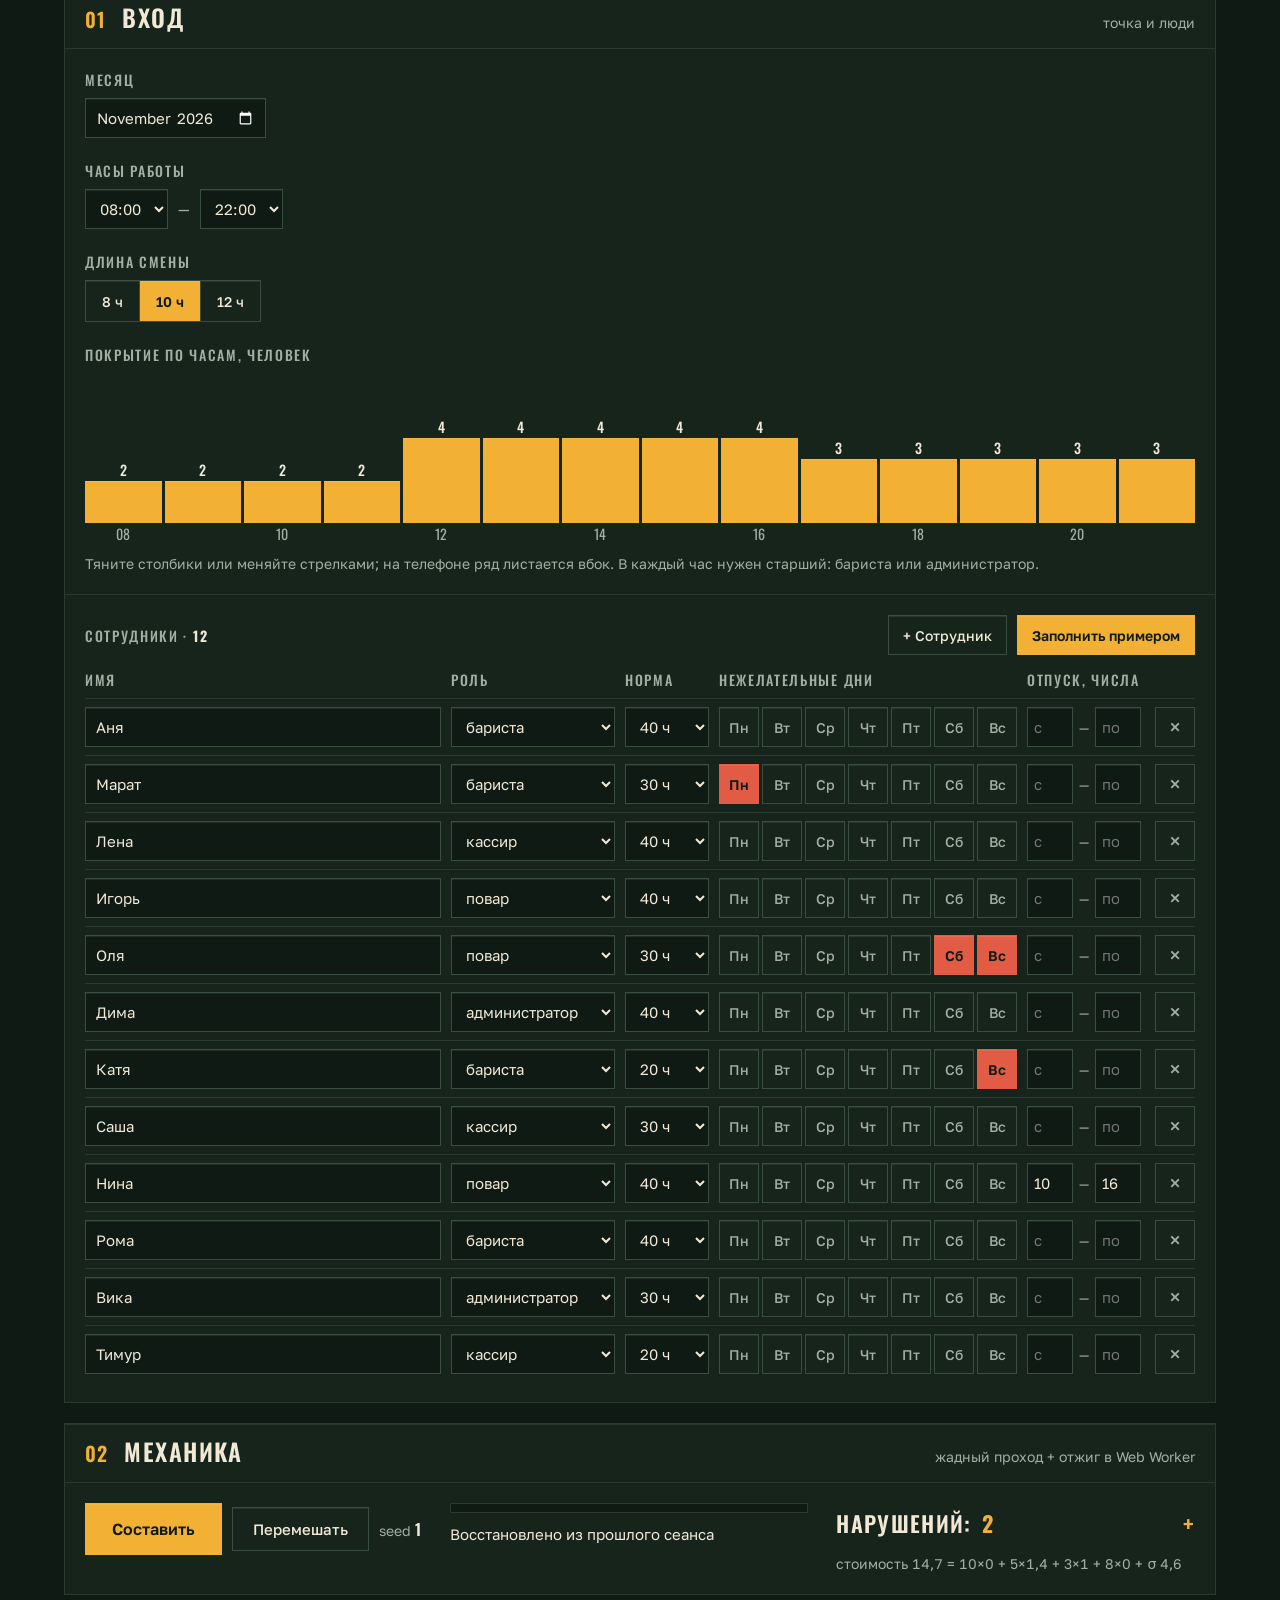
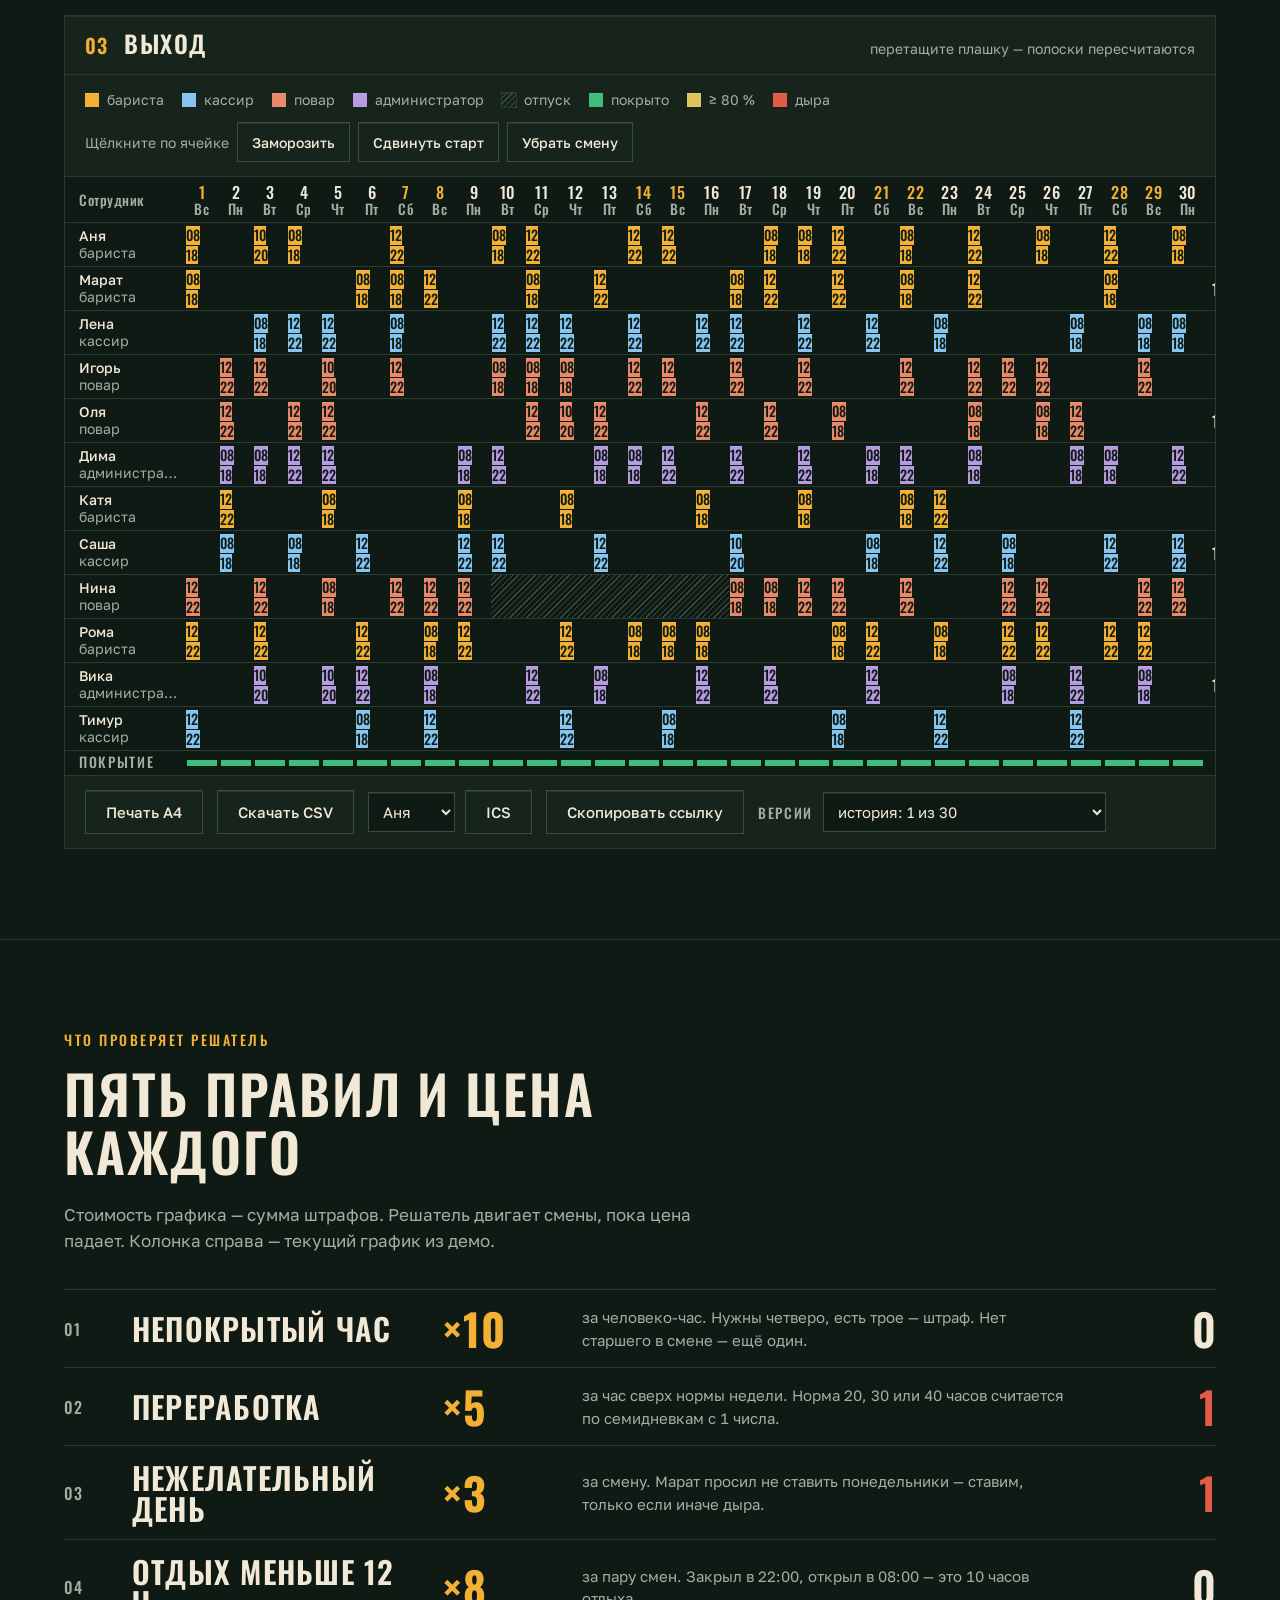
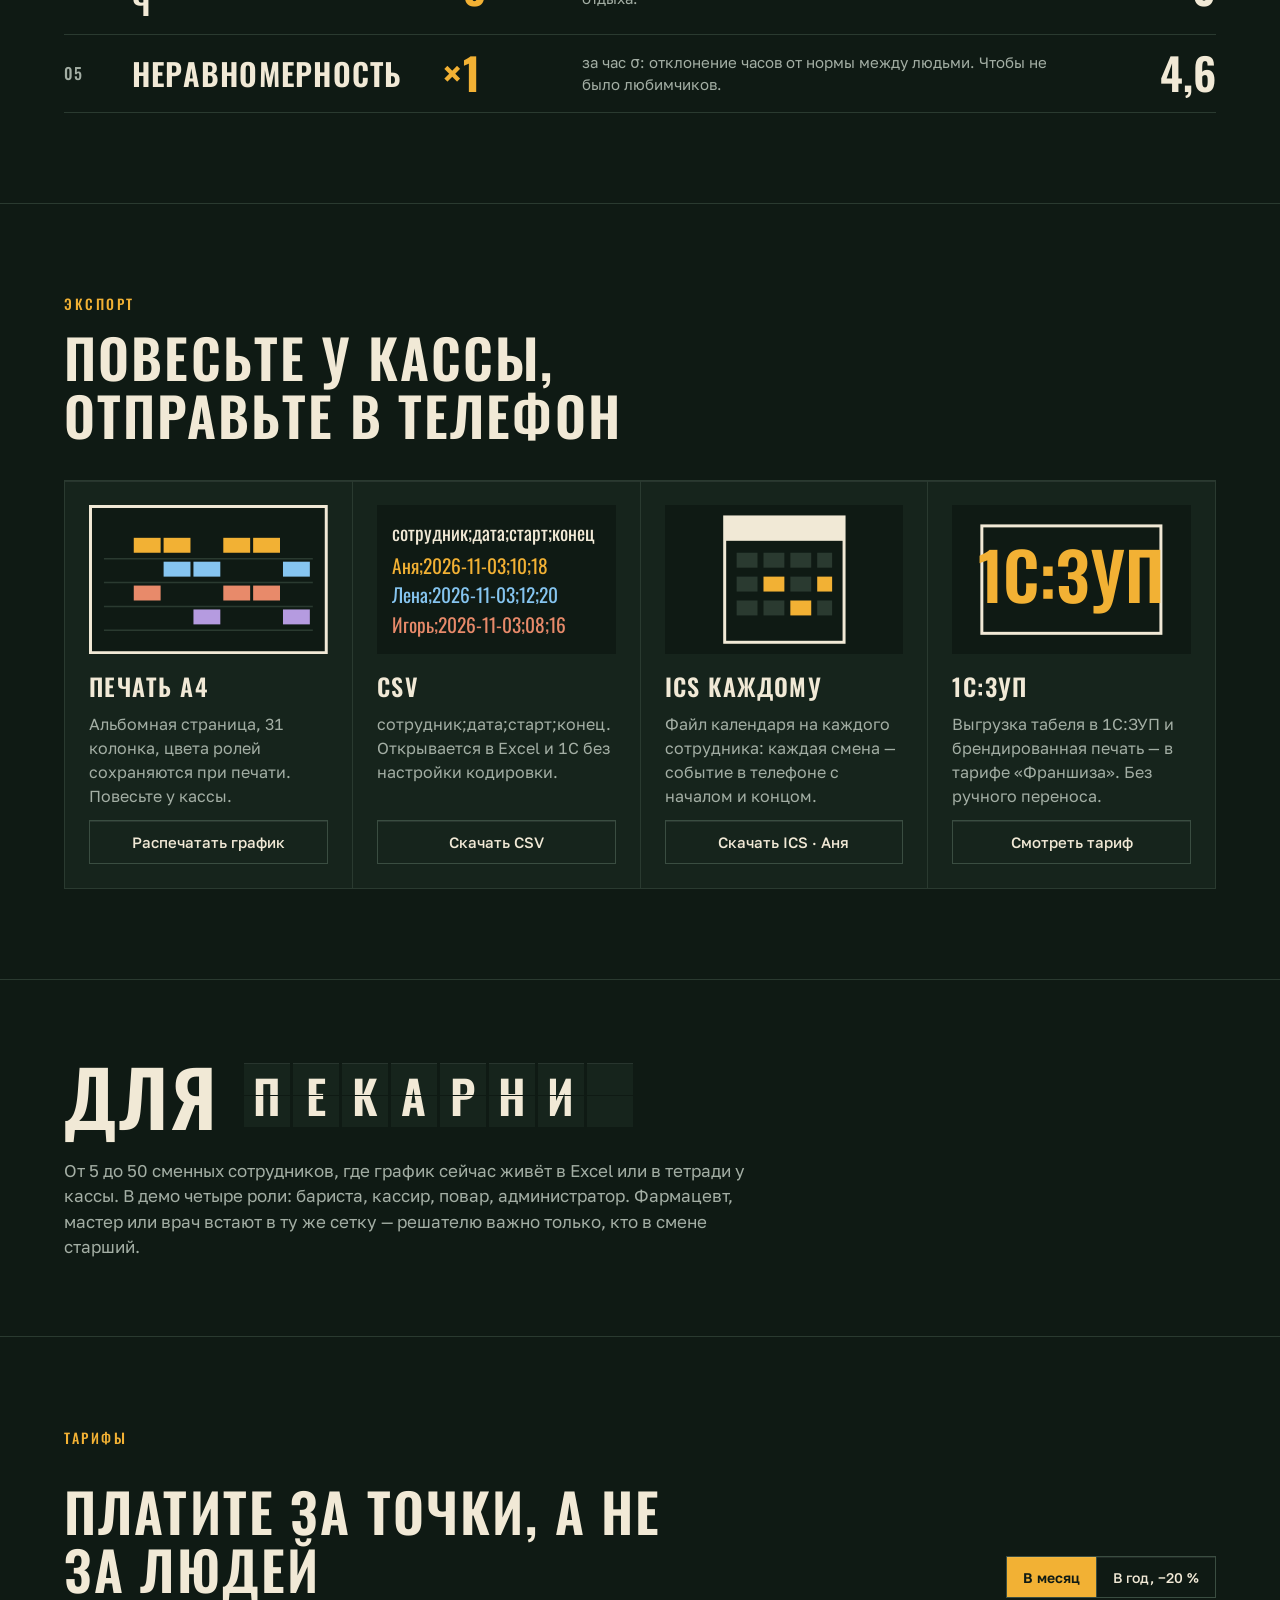
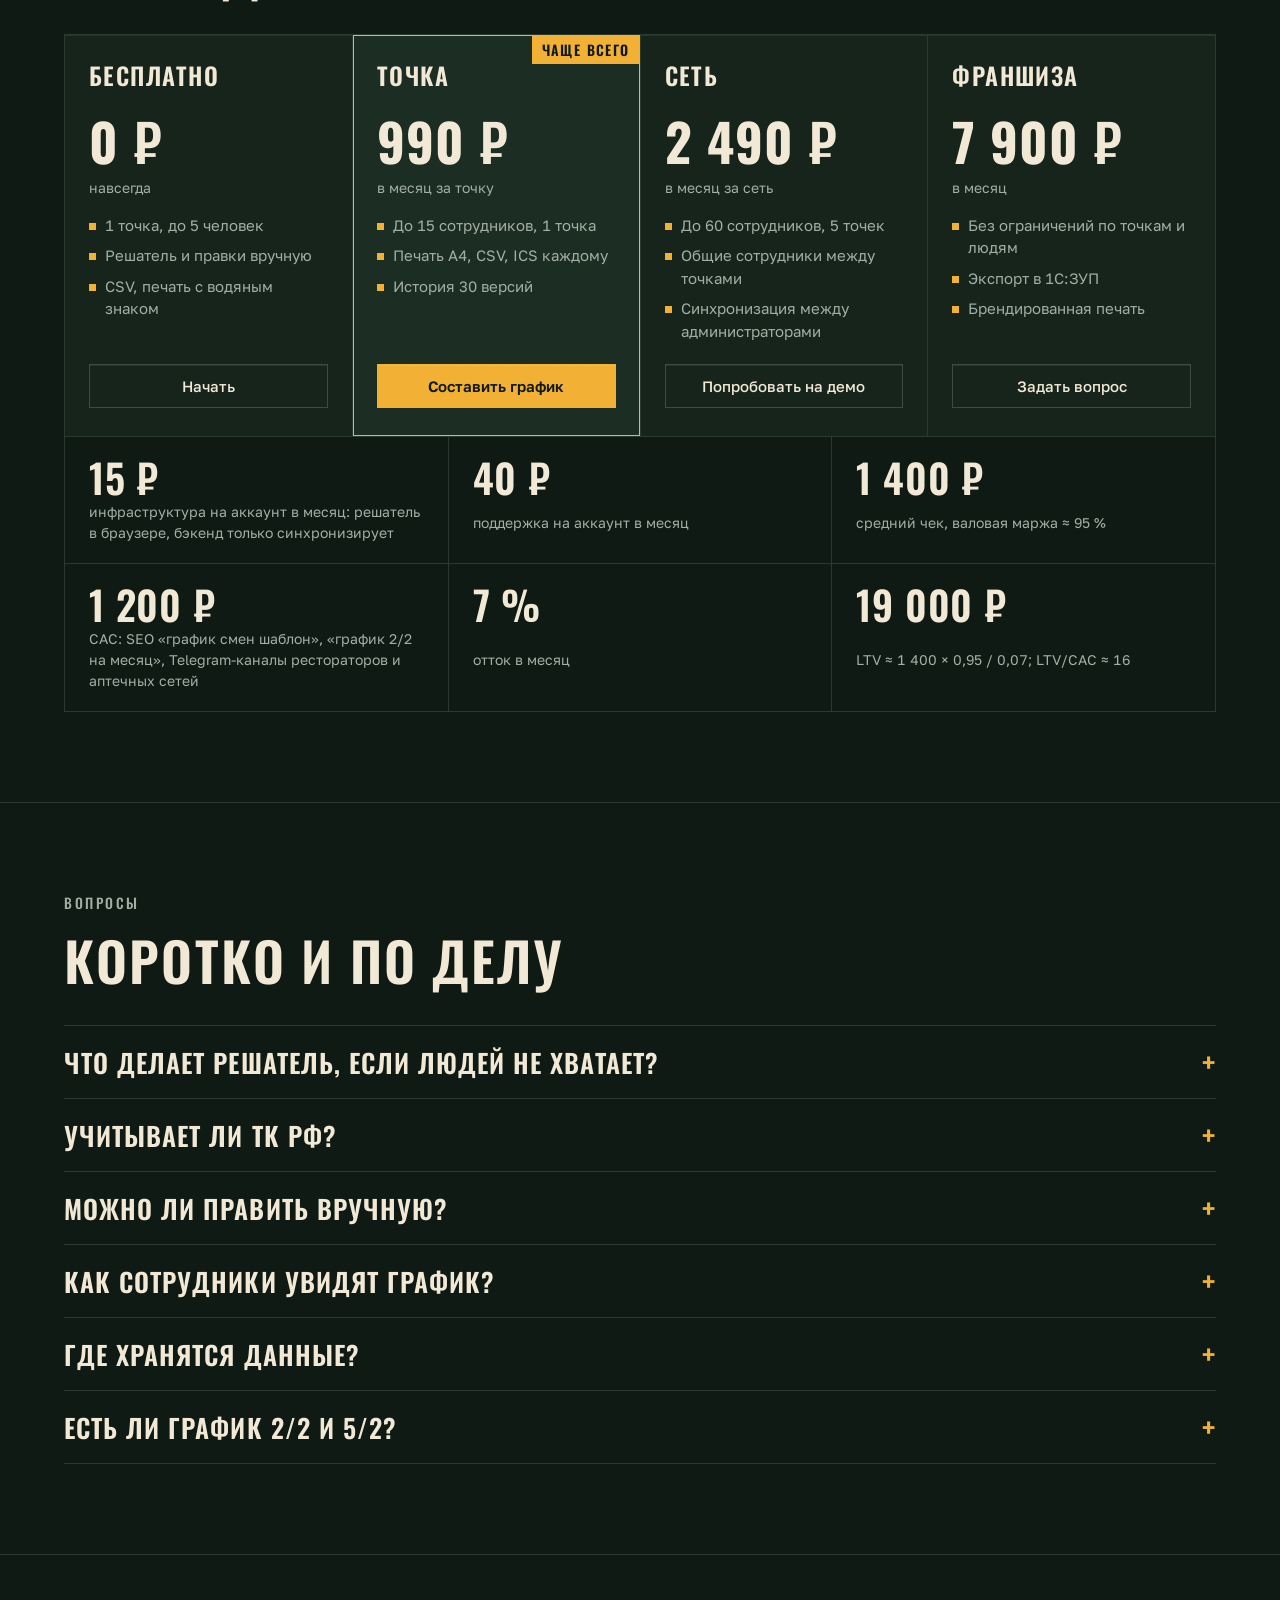
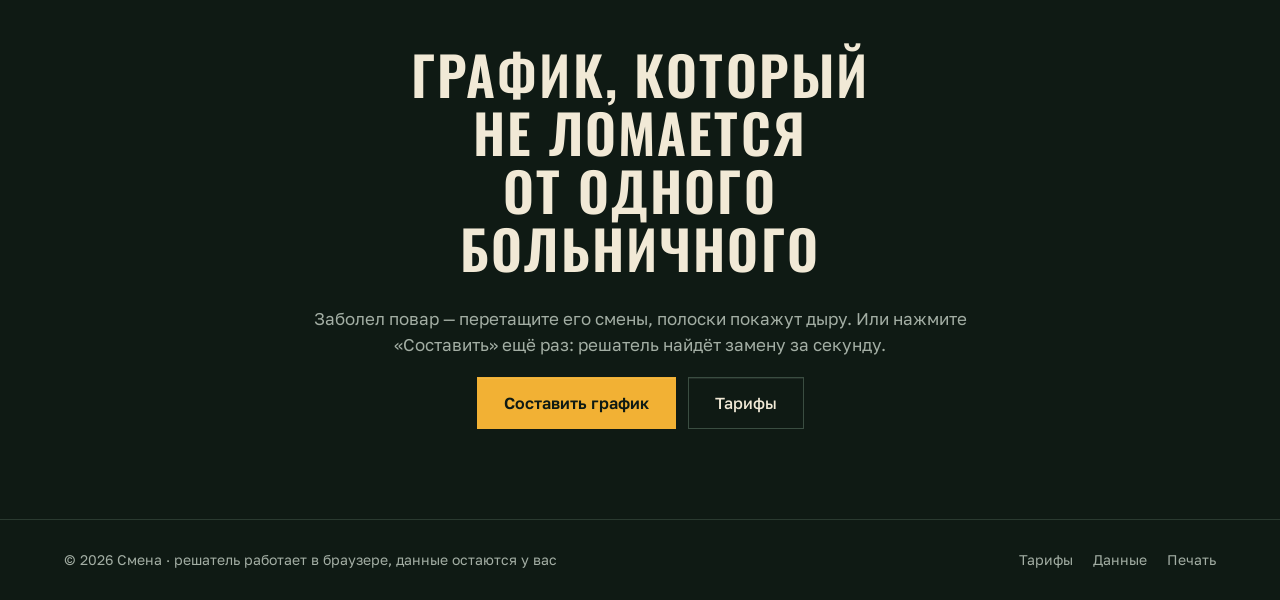
<file: sites/smena/index.html>
<!doctype html>
<html lang="ru">
<head>
<meta charset="utf-8">
<meta name="viewport" content="width=device-width, initial-scale=1">
<title>Смена — график смен для всей команды за десять секунд</title>
<meta name="description" content="Смена составляет график смен на месяц прямо в браузере: закрывает покрытие по часам, держит норму 40 часов и 12 часов отдыха, учитывает отпуска и нежелательные дни. Плашки перетаскиваются, график печатается на А4, выгружается в CSV и ICS.">
<link rel="preconnect" href="https://fonts.googleapis.com">
<link rel="preconnect" href="https://fonts.gstatic.com" crossorigin>
<link href="https://fonts.googleapis.com/css2?family=Oswald:wght@500;600&family=Golos+Text:wght@400;500;600&display=swap" rel="stylesheet">
<link rel="stylesheet" href="styles.css">
<link rel="icon" href="data:image/svg+xml,%3Csvg%20xmlns='http://www.w3.org/2000/svg'%20viewBox='0%200%2032%2032'%3E%3Crect%20width='32'%20height='32'%20fill='%230F1A14'/%3E%3Crect%20x='4'%20y='4'%20width='11'%20height='11'%20fill='%23F2B134'/%3E%3Crect%20x='17'%20y='4'%20width='11'%20height='11'%20fill='%2386C5F0'/%3E%3Crect%20x='4'%20y='17'%20width='11'%20height='11'%20fill='%23E88A6A'/%3E%3Crect%20x='17'%20y='17'%20width='11'%20height='11'%20fill='%23B59BE0'/%3E%3C/svg%3E">
</head>
<body>
<header class="nav" id="nav">
  <a class="logo" href="#top" aria-label="Смена, на главную"><svg width="22" height="22" viewBox="0 0 22 22" aria-hidden="true"><rect width="22" height="10" fill="#F2B134"/><rect y="12" width="22" height="10" fill="#F2B134" opacity=".65"/></svg>Смена</a>
  <button class="burger" id="burger" type="button" aria-label="Меню" aria-expanded="false" aria-controls="menu"><span></span><span></span><span></span></button>
  <nav class="menu" id="menu">
    <a href="#demo">Демо</a><a href="#rules">Правила</a><a href="#export">Экспорт</a><a href="#pricing">Тарифы</a><a href="#faq">Вопросы</a>
    <a class="btn btn-amber" href="#demo" data-act="solve">Составить график</a>
  </nav>
</header>

<main id="top">
<section class="hero" aria-labelledby="h1">
  <div class="hero-head reveal">
    <p class="eyebrow">Табло · 12 сотрудников · 14 дней · ноябрь 2026</p>
    <h1 id="h1">График смен для всей команды за&nbsp;десять секунд</h1>
  </div>
  <div class="board-wrap reveal">
    <div class="board-box">
      <div class="board" id="board" aria-hidden="true"></div>
      <div class="strip" id="strip" aria-hidden="true"></div>
    </div>
    <aside class="board-side">
      <div class="viol">
        <p class="label">нарушений</p>
        <p class="counter"><span id="viol-n">14</span></p>
        <p class="solved" id="solved">Решено за 1,3 с</p>
      </div>
      <p class="lead">Введите людей, нормы и часы работы точки. Смена закроет покрытие по часам, удержит 40 часов в неделю и 12 часов отдыха, обойдёт отпуска и нежелательные дни. Перетащите плашку — нарушения пересчитаются мгновенно.</p>
      <div class="actions">
        <a class="btn btn-amber btn-lg" href="#demo" data-act="solve">Составить график</a>
        <a class="btn btn-line btn-lg" href="#demo" data-act="example">Заполнить примером</a>
      </div>
      <ul class="legend" aria-label="Цвета ролей">
        <li><i class="r0"></i>бариста</li><li><i class="r1"></i>кассир</li><li><i class="r2"></i>повар</li><li><i class="r3"></i>администратор</li><li><i class="r-off"></i>выходной</li>
      </ul>
      <button class="btn btn-sm btn-line" id="snd" type="button" aria-pressed="false">Звук щелчков: выкл</button>
    </aside>
  </div>
</section>

<section class="pain" aria-label="Почему Excel не справляется">
  <div class="pain-grid">
    <div class="pain-item reveal"><p class="big"><span data-count="2">2</span>–<span data-count="4">4</span>&nbsp;часа</p><p>уходит у администратора на график в Excel каждый месяц. Смена считает за секунду, вы только правите.</p></div>
    <div class="pain-item reveal"><p class="big"><span data-count="40">40</span>&nbsp;ч/нед</p><p>норма, которую легко нарушить незаметно. Excel не знает, что Нина в отпуске, и не считает отдых между сменами.</p></div>
    <div class="pain-item reveal"><p class="big">день смены</p><p>момент, когда обычно находят дыру в покрытии. Здесь дыра видна до дня смены, а не в день смены.</p></div>
  </div>
</section>

<section id="demo" class="demo" aria-labelledby="h-demo">
  <div class="sec-head reveal">
    <p class="eyebrow">Демо</p>
    <h2 id="h-demo">Составьте график здесь</h2>
    <p class="sub">Решатель работает в вашем браузере: жадный проход закрывает дыры, отжиг на 3 000 итераций убирает нарушения. Данные остаются на вашем устройстве.</p>
  </div>

  <div class="panel reveal" id="p-in">
    <div class="panel-head"><span class="num">01</span><h3>Вход</h3><span class="note">точка и люди</span></div>
    <div class="in-grid">
      <div class="settings">
        <div class="field"><label class="label" for="month">Месяц</label><input type="month" id="month" value="2026-11"></div>
        <div class="field"><span class="label">Часы работы</span><div class="row"><select id="open" aria-label="Час открытия"></select><span class="dash">—</span><select id="close" aria-label="Час закрытия"></select></div></div>
        <div class="field"><span class="label">Длина смены</span><div class="seg" id="len"><button type="button" data-l="8" aria-pressed="false">8 ч</button><button type="button" data-l="10" aria-pressed="true">10 ч</button><button type="button" data-l="12" aria-pressed="false">12 ч</button></div></div>
        <div class="field"><span class="label">Покрытие по часам, человек</span><div class="hist" id="hist"></div><p class="hint">Тяните столбики или меняйте стрелками; на телефоне ряд листается вбок. В каждый час нужен старший: бариста или администратор.</p></div>
      </div>
      <div class="people">
        <div class="people-head"><span class="label">Сотрудники · <b id="emp-n">0</b></span><div class="row"><button class="btn btn-sm btn-line" id="add" type="button">+ Сотрудник</button><button class="btn btn-sm btn-amber" id="example" type="button">Заполнить примером</button></div></div>
        <div class="emp-head label" aria-hidden="true"><span>Имя</span><span>Роль</span><span>Норма</span><span>Нежелательные дни</span><span>Отпуск, числа</span><span></span></div>
        <div class="emp-list" id="emps"><p class="empty-note">Список пуст. Добавьте людей или нажмите «Заполнить примером».</p></div>
    <template id="emp-t"><div class="emp">
      <button type="button" class="emp-sum" aria-expanded="false"><b></b><span></span></button>
      <div class="emp-f">
        <input class="emp-name" type="text" aria-label="Имя" maxlength="14">
        <select class="emp-role" aria-label="Роль"><option value="0">бариста</option><option value="1">кассир</option><option value="2">повар</option><option value="3">администратор</option></select>
        <select class="emp-norm" aria-label="Норма, ч/нед"><option value="20">20 ч</option><option value="30">30 ч</option><option value="40">40 ч</option></select>
        <div class="days" role="group" aria-label="Нежелательные дни"><button type="button" class="chip" data-k="0" aria-pressed="false">Пн</button><button type="button" class="chip" data-k="1" aria-pressed="false">Вт</button><button type="button" class="chip" data-k="2" aria-pressed="false">Ср</button><button type="button" class="chip" data-k="3" aria-pressed="false">Чт</button><button type="button" class="chip" data-k="4" aria-pressed="false">Пт</button><button type="button" class="chip" data-k="5" aria-pressed="false">Сб</button><button type="button" class="chip" data-k="6" aria-pressed="false">Вс</button></div>
        <div class="vac"><span>отпуск</span><input class="vac-a" type="number" min="1" max="31" aria-label="Отпуск с" placeholder="с"><span>—</span><input class="vac-b" type="number" min="1" max="31" aria-label="Отпуск по" placeholder="по"></div>
        <button type="button" class="del" aria-label="Удалить">×</button>
      </div>
    </div></template>
      </div>
    </div>
  </div>

  <div class="panel reveal" id="p-run">
    <div class="panel-head"><span class="num">02</span><h3>Механика</h3><span class="note">жадный проход + отжиг в Web Worker</span></div>
    <div class="run-grid">
      <div class="run-actions"><button class="btn btn-amber btn-lg" id="run" type="button">Составить</button><button class="btn btn-line" id="shuffle" type="button">Перемешать</button><span class="seed">seed <b id="seed">1</b></span></div>
      <div class="progress"><div class="track" aria-hidden="true"><i id="pbar"></i></div><p id="pstat" aria-live="polite">Нажмите «Составить»</p></div>
      <div class="viol-box">
        <details id="viol-det"><summary>нарушений: <b id="vn">—</b></summary><ul id="vlist"></ul></details>
        <p class="cost" id="cost">стоимость графика появится после расчёта</p>
      </div>
    </div>
  </div>

  <div class="panel reveal" id="p-out">
    <div class="panel-head"><span class="num">03</span><h3>Выход</h3><span class="note">перетащите плашку — полоски пересчитаются</span></div>
    <div class="out-tools">
      <ul class="legend" aria-label="Обозначения"><li><i class="r0"></i>бариста</li><li><i class="r1"></i>кассир</li><li><i class="r2"></i>повар</li><li><i class="r3"></i>администратор</li><li><i class="r-vac"></i>отпуск</li><li><i class="c-ok"></i>покрыто</li><li><i class="c-warn"></i>≥ 80 %</li><li><i class="c-bad"></i>дыра</li></ul>
      <div class="sel-tools"><span id="sel-name">Щёлкните по ячейке</span><button class="btn btn-sm btn-line" id="freeze" type="button">Заморозить</button><button class="btn btn-sm btn-line" id="shift" type="button">Сдвинуть старт</button><button class="btn btn-sm btn-line" id="remove" type="button">Убрать смену</button></div>
    </div>
    <p class="print-head" aria-hidden="true"><b>Смена</b> · <span id="print-title"></span></p>
    <div class="grid-wrap" id="grid-wrap"><div class="grid" id="grid"><p class="empty-note" style="padding:16px 20px">Сетка появится, когда будут сотрудники.</p></div></div>
    <div class="export-row">
      <button class="btn btn-line" id="print" type="button">Печать А4</button>
      <button class="btn btn-line" id="csv" type="button">Скачать CSV</button>
      <div class="row"><select id="ics-who" aria-label="Сотрудник для файла календаря"></select><button class="btn btn-line" id="ics" type="button">ICS</button></div>
      <button class="btn btn-line" id="link" type="button">Скопировать ссылку</button>
      <div class="row"><label class="label" for="hist-sel">Версии</label><select id="hist-sel"></select></div>
    </div>
    <input class="link-out" id="link-out" type="text" readonly aria-label="Ссылка на график" hidden>
  </div>
</section>

<section id="rules" class="rules" aria-labelledby="h-rules">
  <div class="sec-head reveal">
    <p class="eyebrow">Что проверяет решатель</p>
    <h2 id="h-rules">Пять правил и цена каждого</h2>
    <p class="sub">Стоимость графика — сумма штрафов. Решатель двигает смены, пока цена падает. Колонка справа — текущий график из демо.</p>
  </div>
  <div class="rule-board">
    <div class="rule reveal"><span class="rule-n">01</span><span class="rule-t">Непокрытый час</span><span class="rule-w">×<b data-count="10">10</b></span><span class="rule-u">за человеко-час. Нужны четверо, есть трое — штраф. Нет старшего в смене — ещё один.</span><span class="rule-now" data-now="unc">0</span></div>
    <div class="rule reveal"><span class="rule-n">02</span><span class="rule-t">Переработка</span><span class="rule-w">×<b data-count="5">5</b></span><span class="rule-u">за час сверх нормы недели. Норма 20, 30 или 40 часов считается по семидневкам с 1 числа.</span><span class="rule-now" data-now="over">0</span></div>
    <div class="rule reveal"><span class="rule-n">03</span><span class="rule-t">Нежелательный день</span><span class="rule-w">×<b data-count="3">3</b></span><span class="rule-u">за смену. Марат просил не ставить понедельники — ставим, только если иначе дыра.</span><span class="rule-now" data-now="bad">0</span></div>
    <div class="rule reveal"><span class="rule-n">04</span><span class="rule-t">Отдых меньше 12 ч</span><span class="rule-w">×<b data-count="8">8</b></span><span class="rule-u">за пару смен. Закрыл в 22:00, открыл в 08:00 — это 10 часов отдыха.</span><span class="rule-now" data-now="rest">0</span></div>
    <div class="rule reveal"><span class="rule-n">05</span><span class="rule-t">Неравномерность</span><span class="rule-w">×<b data-count="1">1</b></span><span class="rule-u">за час σ: отклонение часов от нормы между людьми. Чтобы не было любимчиков.</span><span class="rule-now" data-now="sd">0</span></div>
  </div>
</section>

<section id="export" class="export" aria-labelledby="h-export">
  <div class="sec-head reveal">
    <p class="eyebrow">Экспорт</p>
    <h2 id="h-export">Повесьте у кассы, отправьте в телефон</h2>
  </div>
  <div class="cards">
    <article class="card reveal">
      <svg viewBox="0 0 160 100" aria-hidden="true"><rect x="1" y="1" width="158" height="98" fill="none" stroke="#F1E9D6" stroke-width="2"/><g fill="#F2B134"><rect x="30" y="22" width="18" height="10"/><rect x="50" y="22" width="18" height="10"/><rect x="90" y="22" width="18" height="10"/><rect x="110" y="22" width="18" height="10"/></g><g fill="#86C5F0"><rect x="50" y="38" width="18" height="10"/><rect x="70" y="38" width="18" height="10"/><rect x="130" y="38" width="18" height="10"/></g><g fill="#E88A6A"><rect x="30" y="54" width="18" height="10"/><rect x="90" y="54" width="18" height="10"/><rect x="110" y="54" width="18" height="10"/></g><g fill="#B59BE0"><rect x="70" y="70" width="18" height="10"/><rect x="130" y="70" width="18" height="10"/></g><g stroke="#2A3A30"><line x1="10" y1="36" x2="150" y2="36"/><line x1="10" y1="52" x2="150" y2="52"/><line x1="10" y1="68" x2="150" y2="68"/><line x1="10" y1="84" x2="150" y2="84"/></g></svg>
      <h3>Печать А4</h3><p>Альбомная страница, 31 колонка, цвета ролей сохраняются при печати. Повесьте у кассы.</p>
      <button class="btn btn-line" id="x-print" type="button">Распечатать график</button>
    </article>
    <article class="card reveal">
      <svg viewBox="0 0 160 100" aria-hidden="true"><g font-family="Oswald, Impact, sans-serif" font-size="13" fill="#F1E9D6"><text x="10" y="24">сотрудник;дата;старт;конец</text><text x="10" y="46" fill="#F2B134">Аня;2026-11-03;10;18</text><text x="10" y="66" fill="#86C5F0">Лена;2026-11-03;12;20</text><text x="10" y="86" fill="#E88A6A">Игорь;2026-11-03;08;16</text></g></svg>
      <h3>CSV</h3><p>сотрудник;дата;старт;конец. Открывается в Excel и 1С без настройки кодировки.</p>
      <button class="btn btn-line" id="x-csv" type="button">Скачать CSV</button>
    </article>
    <article class="card reveal">
      <svg viewBox="0 0 160 100" aria-hidden="true"><rect x="40" y="8" width="80" height="84" fill="none" stroke="#F1E9D6" stroke-width="2"/><rect x="40" y="8" width="80" height="16" fill="#F1E9D6"/><g fill="#2A3A30"><rect x="48" y="32" width="14" height="10"/><rect x="66" y="32" width="14" height="10"/><rect x="84" y="32" width="14" height="10"/><rect x="102" y="32" width="10" height="10"/><rect x="48" y="48" width="14" height="10"/><rect x="84" y="48" width="14" height="10"/><rect x="48" y="64" width="14" height="10"/><rect x="66" y="64" width="14" height="10"/><rect x="102" y="64" width="10" height="10"/></g><g fill="#F2B134"><rect x="66" y="48" width="14" height="10"/><rect x="102" y="48" width="10" height="10"/><rect x="84" y="64" width="14" height="10"/></g></svg>
      <h3>ICS каждому</h3><p>Файл календаря на каждого сотрудника: каждая смена — событие в телефоне с началом и концом.</p>
      <button class="btn btn-line" id="x-ics" type="button">Скачать ICS · Аня</button>
    </article>
    <article class="card reveal">
      <svg viewBox="0 0 160 100" aria-hidden="true"><rect x="20" y="14" width="120" height="72" fill="none" stroke="#F1E9D6" stroke-width="2"/><text x="80" y="66" text-anchor="middle" font-family="Oswald, Impact, sans-serif" font-size="44" font-weight="600" fill="#F2B134">1С:ЗУП</text></svg>
      <h3>1С:ЗУП</h3><p>Выгрузка табеля в 1С:ЗУП и брендированная печать — в тарифе «Франшиза». Без ручного переноса.</p>
      <a class="btn btn-line" href="#pricing">Смотреть тариф</a>
    </article>
  </div>
</section>

<section class="who" aria-label="Для кого">
  <div class="who-line reveal">
    <span class="who-for">Для</span>
    <div class="flapline" id="who" aria-hidden="true"></div>
    <span class="vh">кафе, пекарни, аптеки, салона, клиники, магазина</span>
  </div>
  <p class="sub who-sub reveal">От 5 до 50 сменных сотрудников, где график сейчас живёт в Excel или в тетради у кассы. В демо четыре роли: бариста, кассир, повар, администратор. Фармацевт, мастер или врач встают в ту же сетку — решателю важно только, кто в смене старший.</p>
</section>

<section id="pricing" class="pricing" aria-labelledby="h-pricing">
  <div class="sec-head reveal">
    <p class="eyebrow">Тарифы</p>
    <h2 id="h-pricing">Платите за точки, а не за людей</h2>
    <div class="seg" id="period"><button type="button" id="per-month" aria-pressed="true">В месяц</button><button type="button" id="per-year" aria-pressed="false">В год, −20 %</button></div>
  </div>
  <div class="plans">
    <article class="plan reveal"><h3>Бесплатно</h3><p class="price"><b data-m="0" data-y="0">0</b> ₽</p><p class="per">навсегда</p><ul><li>1 точка, до 5 человек</li><li>Решатель и правки вручную</li><li>CSV, печать с водяным знаком</li></ul><a class="btn btn-line" href="#demo">Начать</a></article>
    <article class="plan plan-hot reveal"><span class="tag">Чаще всего</span><h3>Точка</h3><p class="price"><b data-m="990" data-y="792">990</b> ₽</p><p class="per">в месяц за точку</p><ul><li>До 15 сотрудников, 1 точка</li><li>Печать А4, CSV, ICS каждому</li><li>История 30 версий</li></ul><a class="btn btn-amber" href="#demo" data-act="solve">Составить график</a></article>
    <article class="plan reveal"><h3>Сеть</h3><p class="price"><b data-m="2490" data-y="1992">2 490</b> ₽</p><p class="per">в месяц за сеть</p><ul><li>До 60 сотрудников, 5 точек</li><li>Общие сотрудники между точками</li><li>Синхронизация между администраторами</li></ul><a class="btn btn-line" href="#demo">Попробовать на демо</a></article>
    <article class="plan reveal"><h3>Франшиза</h3><p class="price"><b data-m="7900" data-y="6320">7 900</b> ₽</p><p class="per">в месяц</p><ul><li>Без ограничений по точкам и людям</li><li>Экспорт в 1С:ЗУП</li><li>Брендированная печать</li></ul><a class="btn btn-line" href="#faq">Задать вопрос</a></article>
  </div>
  <div class="unit reveal" aria-label="Юнит-экономика">
    <div class="u-item"><b><span data-count="15">15</span> ₽</b><span>инфраструктура на аккаунт в месяц: решатель в браузере, бэкенд только синхронизирует</span></div>
    <div class="u-item"><b><span data-count="40">40</span> ₽</b><span>поддержка на аккаунт в месяц</span></div>
    <div class="u-item"><b><span data-count="1400">1 400</span> ₽</b><span>средний чек, валовая маржа ≈ 95 %</span></div>
    <div class="u-item"><b><span data-count="1200">1 200</span> ₽</b><span>CAC: SEO «график смен шаблон», «график 2/2 на месяц», Telegram-каналы рестораторов и аптечных сетей</span></div>
    <div class="u-item"><b><span data-count="7">7</span> %</b><span>отток в месяц</span></div>
    <div class="u-item"><b><span data-count="19000">19 000</span> ₽</b><span>LTV ≈ 1 400 × 0,95 / 0,07; LTV/CAC ≈ 16</span></div>
  </div>
</section>

<section id="faq" class="faq" aria-labelledby="h-faq">
  <div class="sec-head reveal"><p class="eyebrow">Вопросы</p><h2 id="h-faq">Коротко и по делу</h2></div>
  <details class="reveal"><summary>Что делает решатель, если людей не хватает?</summary><p>Показывает дыры красным и считает непокрытые человеко-часы. Он не выдумывает людей и не ставит смены в отпуск: честная красная полоска лучше графика, который развалится в день смены.</p></details>
  <details class="reveal"><summary>Учитывает ли ТК РФ?</summary><p>Норма часов в неделю и 12 часов отдыха между сменами — настраиваемые правила с весами, а не юридическая консультация. Ограничения вашего региона и отрасли задайте в правилах, спорные случаи проверьте с кадровиком.</p></details>
  <details class="reveal"><summary>Можно ли править вручную?</summary><p>Да. Перетащите плашку, щёлкните по пустой ячейке, чтобы добавить смену, заморозьте ячейку — решатель её не тронет. Нарушения и полоски покрытия пересчитываются сразу.</p></details>
  <details class="reveal"><summary>Как сотрудники увидят график?</summary><p>Распечатайте А4 и повесьте у кассы, отправьте каждому его ICS в календарь телефона или скопируйте ссылку: график целиком закодирован в адресе страницы.</p></details>
  <details class="reveal"><summary>Где хранятся данные?</summary><p>В вашем браузере: localStorage хранит текущий график и 30 последних версий. На сервер ничего не уходит, пока вы не включите синхронизацию между точками в тарифе «Сеть».</p></details>
  <details class="reveal"><summary>Есть ли график 2/2 и 5/2?</summary><p>Решатель приходит к ним сам, когда они выгодны по правилам: равномерность и 12 часов отдыха ведут к 2/2 при 12-часовых сменах и к 5/2 при 8-часовых. Заморозьте нужные ячейки — остальное дорешается.</p></details>
</section>

<section class="cta reveal">
  <h2>График, который не&nbsp;ломается от&nbsp;одного больничного</h2>
  <p class="sub">Заболел повар — перетащите его смены, полоски покажут дыру. Или нажмите «Составить» ещё раз: решатель найдёт замену за секунду.</p>
  <div class="actions"><a class="btn btn-amber btn-lg" href="#demo" data-act="solve">Составить график</a><a class="btn btn-line btn-lg" href="#pricing">Тарифы</a></div>
</section>
</main>

<footer class="footer">
  <span>© 2026 Смена · решатель работает в браузере, данные остаются у вас</span>
  <nav aria-label="Футер"><a href="#pricing">Тарифы</a><a href="#faq">Данные</a><a href="#export">Печать</a></nav>
</footer>
<div class="toast" id="toast" role="status" aria-live="polite"></div>
<script src="app.js"></script>
</body>
</html>
</file>
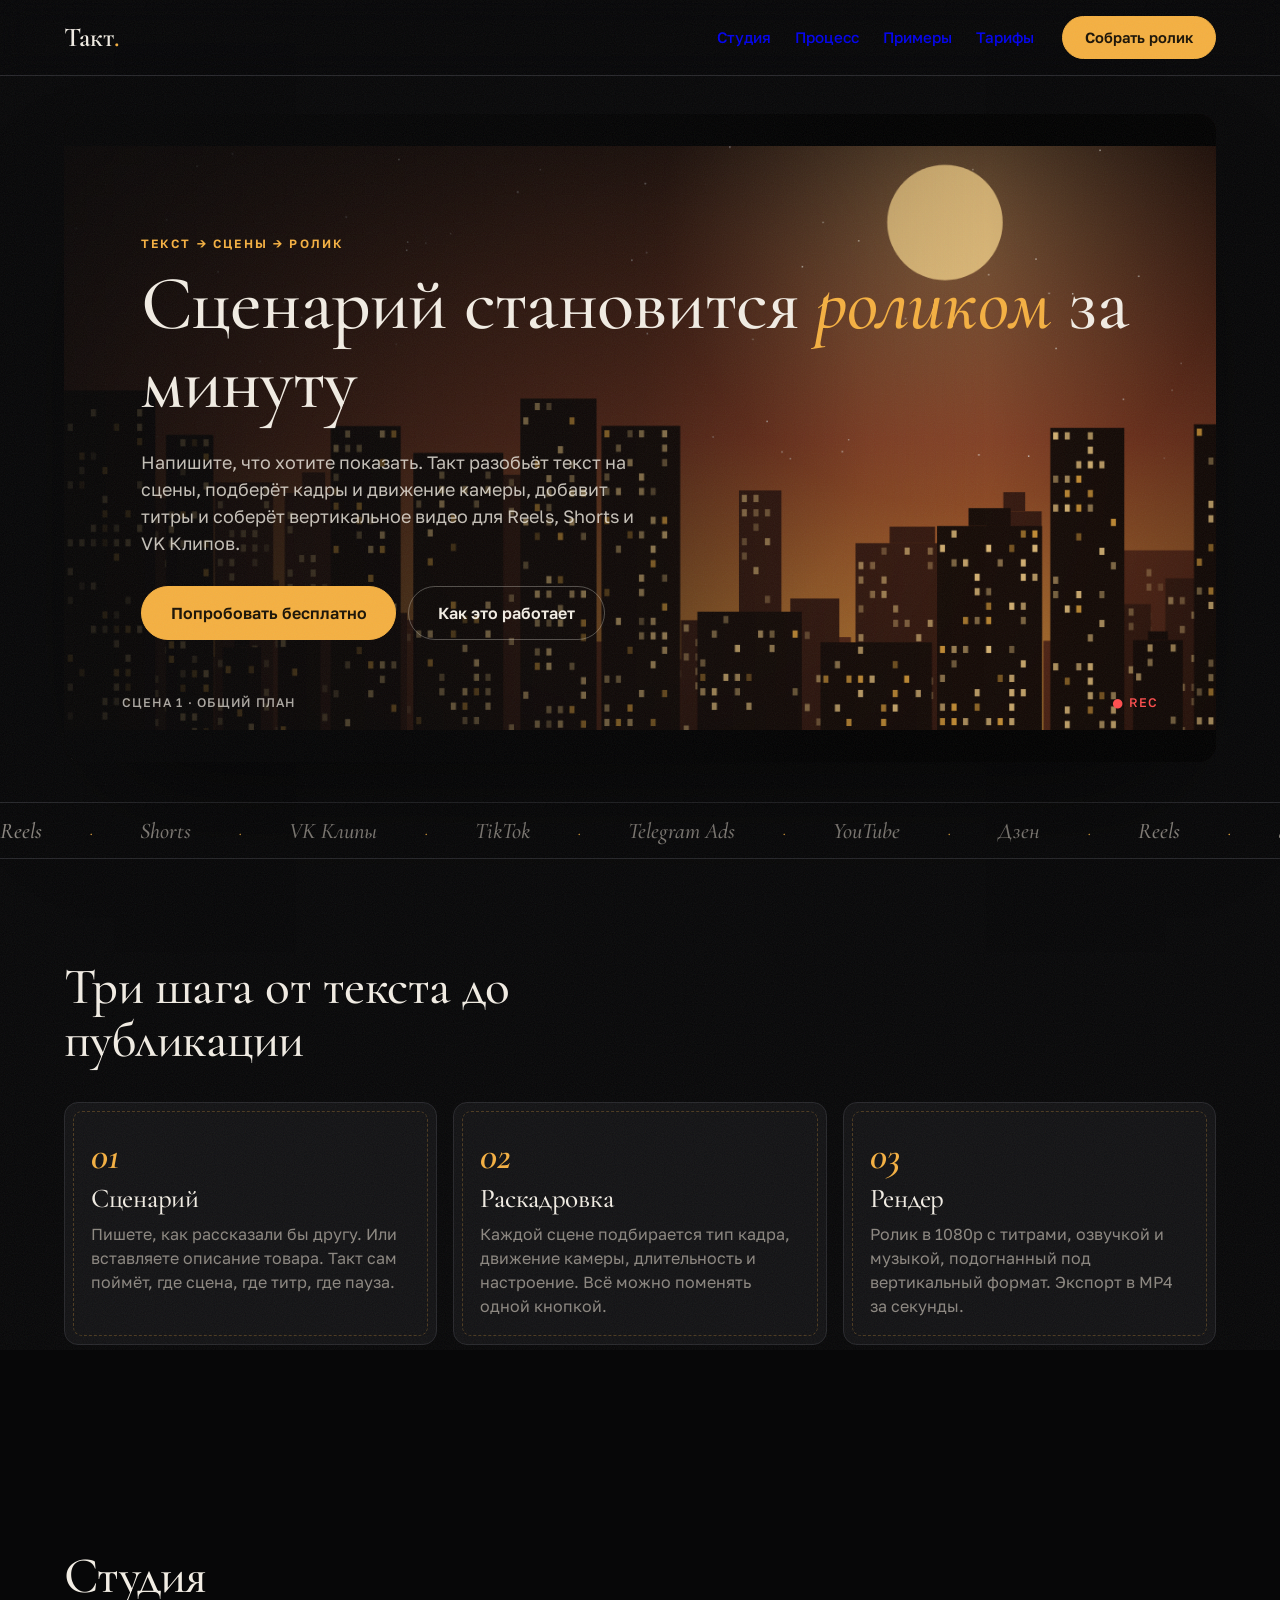
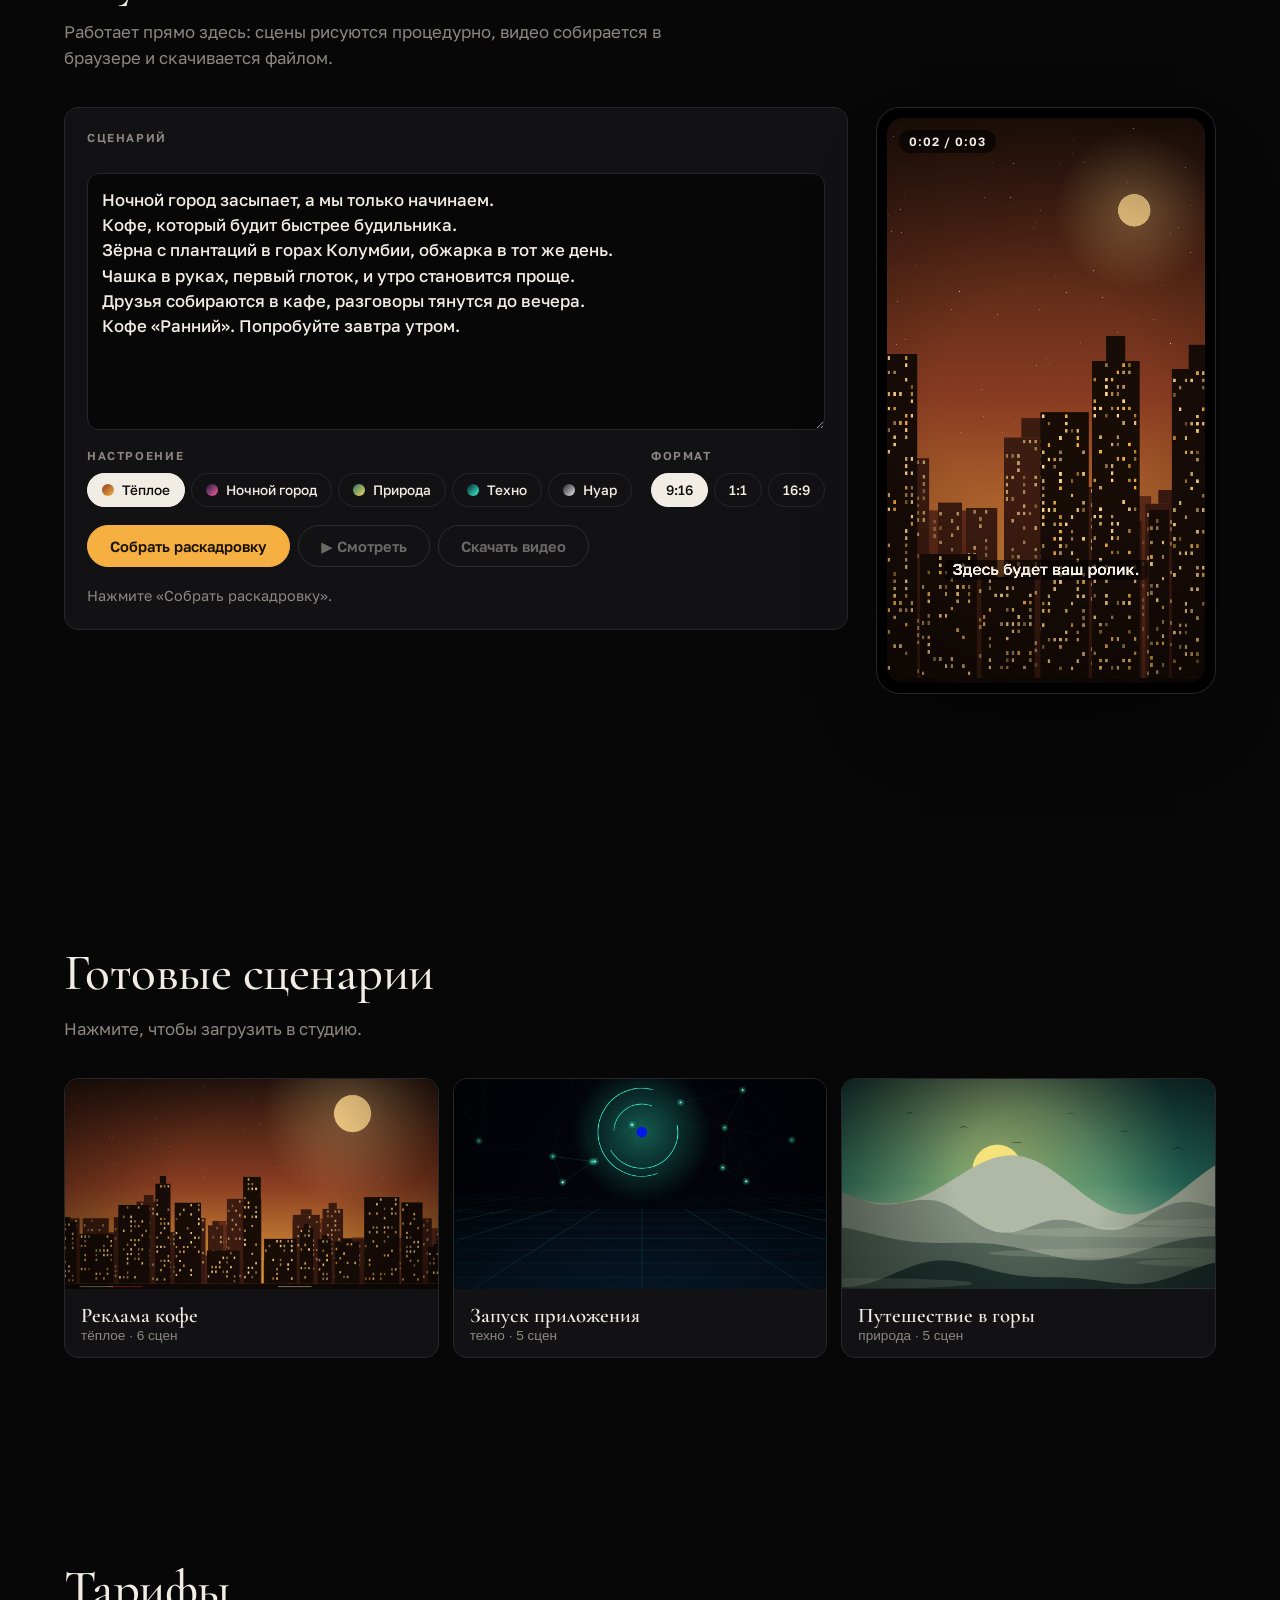
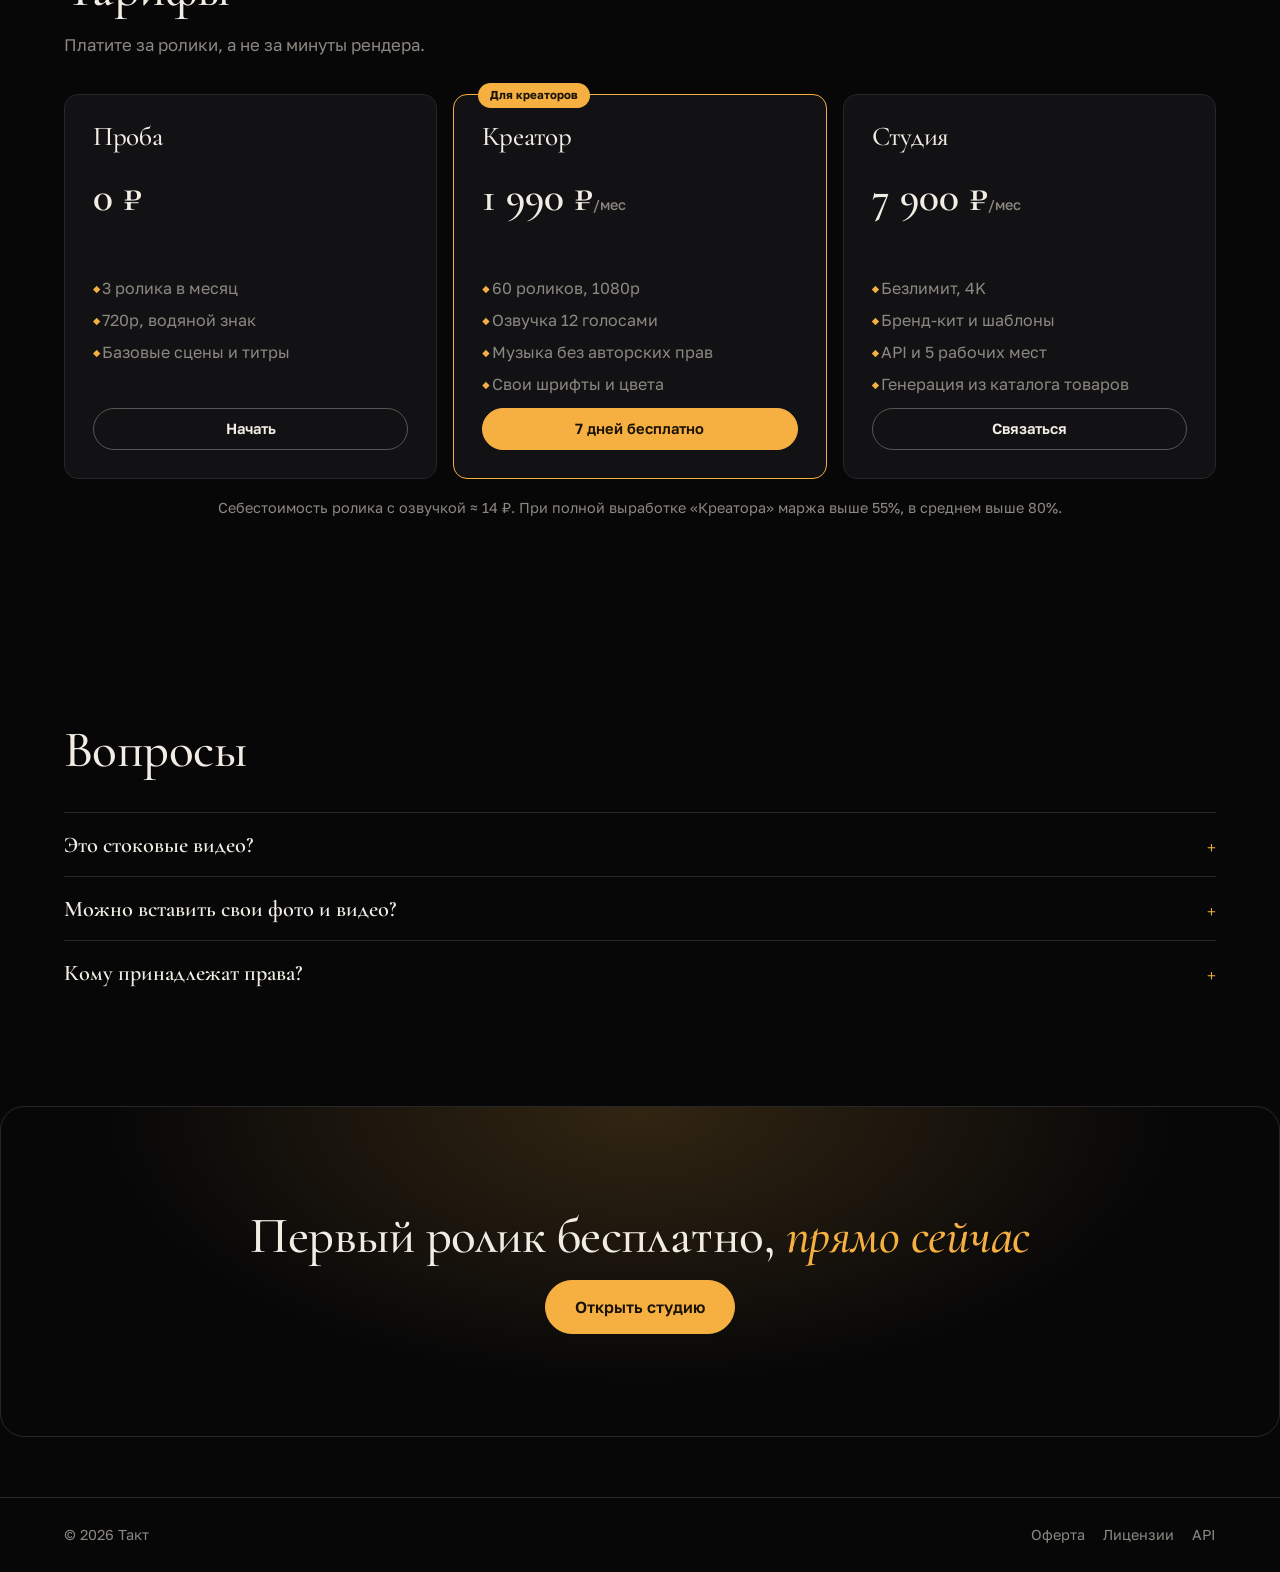
<file: sites/takt/index.html>
<!doctype html>
<html lang="ru">
<head>
<meta charset="utf-8">
<meta name="viewport" content="width=device-width, initial-scale=1">
<title>Такт — сценарий превращается в ролик за минуту</title>
<meta name="description" content="Такт разбивает текст на сцены, подбирает кадры, движение камеры и титры, собирает вертикальный ролик для Reels, Shorts и VK Клипов. Раскадровка прямо в браузере.">
<link rel="preconnect" href="https://fonts.googleapis.com">
<link href="https://fonts.googleapis.com/css2?family=Cormorant+Garamond:ital,wght@0,500;0,600;1,500;1,600&family=Golos+Text:wght@400;500;600;700&display=swap" rel="stylesheet">
<link rel="stylesheet" href="styles.css">
<link rel="icon" href="data:image/svg+xml,<svg xmlns='http://www.w3.org/2000/svg' viewBox='0 0 32 32'><rect width='32' height='32' rx='6' fill='%23070708'/><rect x='6' y='9' width='20' height='14' rx='2' fill='none' stroke='%23f5b041' stroke-width='2.5'/><path d='M14 13v6l5-3z' fill='%23f5b041'/></svg>">
</head>
<body>
<div class="grain" aria-hidden="true"></div>

<header class="nav">
  <a class="logo" href="#">Такт<span>.</span></a>
  <nav><a href="#studio">Студия</a><a href="#how">Процесс</a><a href="#examples">Примеры</a><a href="#pricing">Тарифы</a></nav>
  <a class="btn btn-amber" href="#studio">Собрать ролик</a>
</header>

<main>
<section class="hero">
  <div class="screen reveal">
    <canvas id="hero-reel" width="1280" height="720"></canvas>
    <div class="screen-overlay">
      <p class="eyebrow">Текст → сцены → ролик</p>
      <h1>Сценарий становится <em>роликом</em> за минуту</h1>
      <p class="lead">Напишите, что хотите показать. Такт разобьёт текст на сцены, подберёт кадры и движение камеры, добавит титры и соберёт вертикальное видео для Reels, Shorts и VK Клипов.</p>
      <div class="actions"><a class="btn btn-amber btn-lg" href="#studio">Попробовать бесплатно</a><a class="btn btn-outline btn-lg" href="#how">Как это работает</a></div>
    </div>
    <div class="screen-caption"><span id="hero-caption">Сцена 1 · Общий план</span><span class="rec">● REC</span></div>
  </div>
</section>

<div class="marquee reveal" aria-hidden="true"><div class="track"><span>Reels</span><span>Shorts</span><span>VK Клипы</span><span>TikTok</span><span>Telegram Ads</span><span>YouTube</span><span>Дзен</span><span>Reels</span><span>Shorts</span><span>VK Клипы</span><span>TikTok</span><span>Telegram Ads</span><span>YouTube</span><span>Дзен</span></div></div>

<section id="how" class="how">
  <div class="section-head reveal"><h2>Три шага от текста до публикации</h2></div>
  <div class="frames">
    <article class="frame reveal"><span class="frame-n">01</span><h3>Сценарий</h3><p>Пишете, как рассказали бы другу. Или вставляете описание товара. Такт сам поймёт, где сцена, где титр, где пауза.</p></article>
    <article class="frame reveal"><span class="frame-n">02</span><h3>Раскадровка</h3><p>Каждой сцене подбирается тип кадра, движение камеры, длительность и настроение. Всё можно поменять одной кнопкой.</p></article>
    <article class="frame reveal"><span class="frame-n">03</span><h3>Рендер</h3><p>Ролик в 1080p с титрами, озвучкой и музыкой, подогнанный под вертикальный формат. Экспорт в MP4 за секунды.</p></article>
  </div>
</section>

<section id="studio" class="studio">
  <div class="section-head reveal"><h2>Студия</h2><p>Работает прямо здесь: сцены рисуются процедурно, видео собирается в браузере и скачивается файлом.</p></div>
  <div class="studio-grid">
    <div class="script reveal">
      <label class="label" for="script">Сценарий</label>
      <textarea id="script" rows="9">Ночной город засыпает, а мы только начинаем.
Кофе, который будит быстрее будильника.
Зёрна с плантаций в горах Колумбии, обжарка в тот же день.
Чашка в руках, первый глоток, и утро становится проще.
Друзья собираются в кафе, разговоры тянутся до вечера.
Кофе «Ранний». Попробуйте завтра утром.</textarea>
      <div class="row">
        <div><span class="label">Настроение</span><div class="chips" id="moods"></div></div>
        <div><span class="label">Формат</span><div class="chips" id="aspects"></div></div>
      </div>
      <div class="row-actions">
        <button class="btn btn-amber" id="build">Собрать раскадровку</button>
        <button class="btn btn-outline" id="play" disabled>▶ Смотреть</button>
        <button class="btn btn-outline" id="export" disabled>Скачать видео</button>
      </div>
      <p class="hint" id="status">Нажмите «Собрать раскадровку».</p>
    </div>
    <div class="player reveal">
      <div class="player-frame" id="player-frame"><canvas id="player" width="1080" height="1920"></canvas><div class="player-badge" id="player-badge">0:00</div></div>
      <div class="timeline" id="timeline"></div>
    </div>
  </div>
  <ol class="board" id="board"></ol>
</section>

<section id="examples" class="examples">
  <div class="section-head reveal"><h2>Готовые сценарии</h2><p>Нажмите, чтобы загрузить в студию.</p></div>
  <div class="example-grid" id="examples-grid"></div>
</section>

<section id="pricing" class="pricing">
  <div class="section-head reveal"><h2>Тарифы</h2><p>Платите за ролики, а не за минуты рендера.</p></div>
  <div class="plans">
    <article class="plan reveal"><h3>Проба</h3><p class="price">0 ₽</p><ul><li>3 ролика в месяц</li><li>720p, водяной знак</li><li>Базовые сцены и титры</li></ul><a class="btn btn-outline btn-wide" href="#studio">Начать</a></article>
    <article class="plan plan-hot reveal"><span class="tag">Для креаторов</span><h3>Креатор</h3><p class="price">1 990 ₽<small>/мес</small></p><ul><li>60 роликов, 1080p</li><li>Озвучка 12 голосами</li><li>Музыка без авторских прав</li><li>Свои шрифты и цвета</li></ul><a class="btn btn-amber btn-wide" href="#studio">7 дней бесплатно</a></article>
    <article class="plan reveal"><h3>Студия</h3><p class="price">7 900 ₽<small>/мес</small></p><ul><li>Безлимит, 4K</li><li>Бренд-кит и шаблоны</li><li>API и 5 рабочих мест</li><li>Генерация из каталога товаров</li></ul><a class="btn btn-outline btn-wide" href="#studio">Связаться</a></article>
  </div>
  <p class="hint center reveal">Себестоимость ролика с озвучкой ≈ 14 ₽. При полной выработке «Креатора» маржа выше 55%, в среднем выше 80%.</p>
</section>

<section class="faq">
  <div class="section-head reveal"><h2>Вопросы</h2></div>
  <details class="reveal"><summary>Это стоковые видео?</summary><p>Нет. Сцены генерируются под ваш текст: освещение, цвет, ракурс и движение камеры подбираются к каждому предложению. Два одинаковых ролика не получатся даже у двух пользователей с одним сценарием.</p></details>
  <details class="reveal"><summary>Можно вставить свои фото и видео?</summary><p>Да. Загрузите материалы, и Такт встроит их в раскадровку: подберёт кадрирование и переходы, добавит титры в вашем стиле.</p></details>
  <details class="reveal"><summary>Кому принадлежат права?</summary><p>Вам. Музыка и голоса лицензированы для коммерческого использования без ограничений по площадкам.</p></details>
</section>

<section class="cta reveal">
  <h2>Первый ролик бесплатно, <em>прямо сейчас</em></h2>
  <a class="btn btn-amber btn-lg" href="#studio">Открыть студию</a>
</section>
</main>
<footer class="footer"><span>© 2026 Такт</span><nav><a href="#">Оферта</a><a href="#">Лицензии</a><a href="#">API</a></nav></footer>
<script src="app.js"></script>
</body>
</html>
</file>
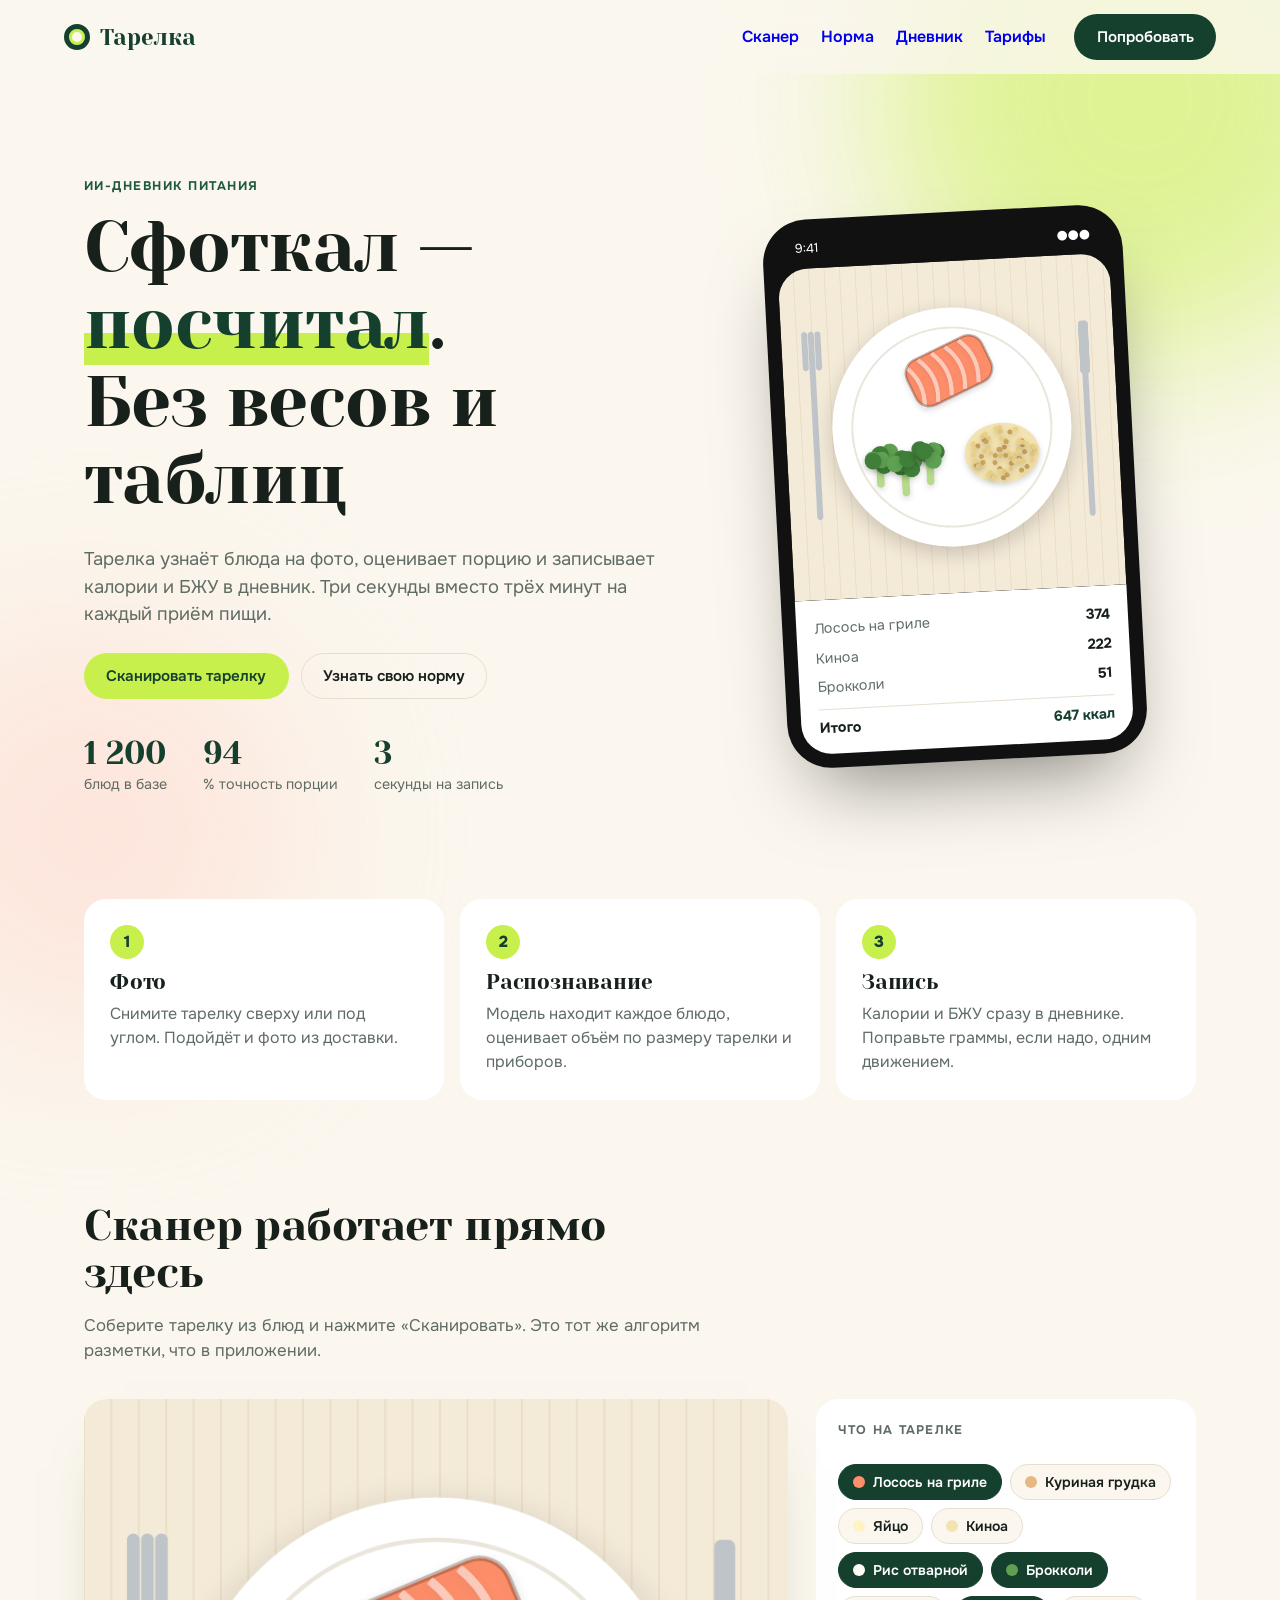
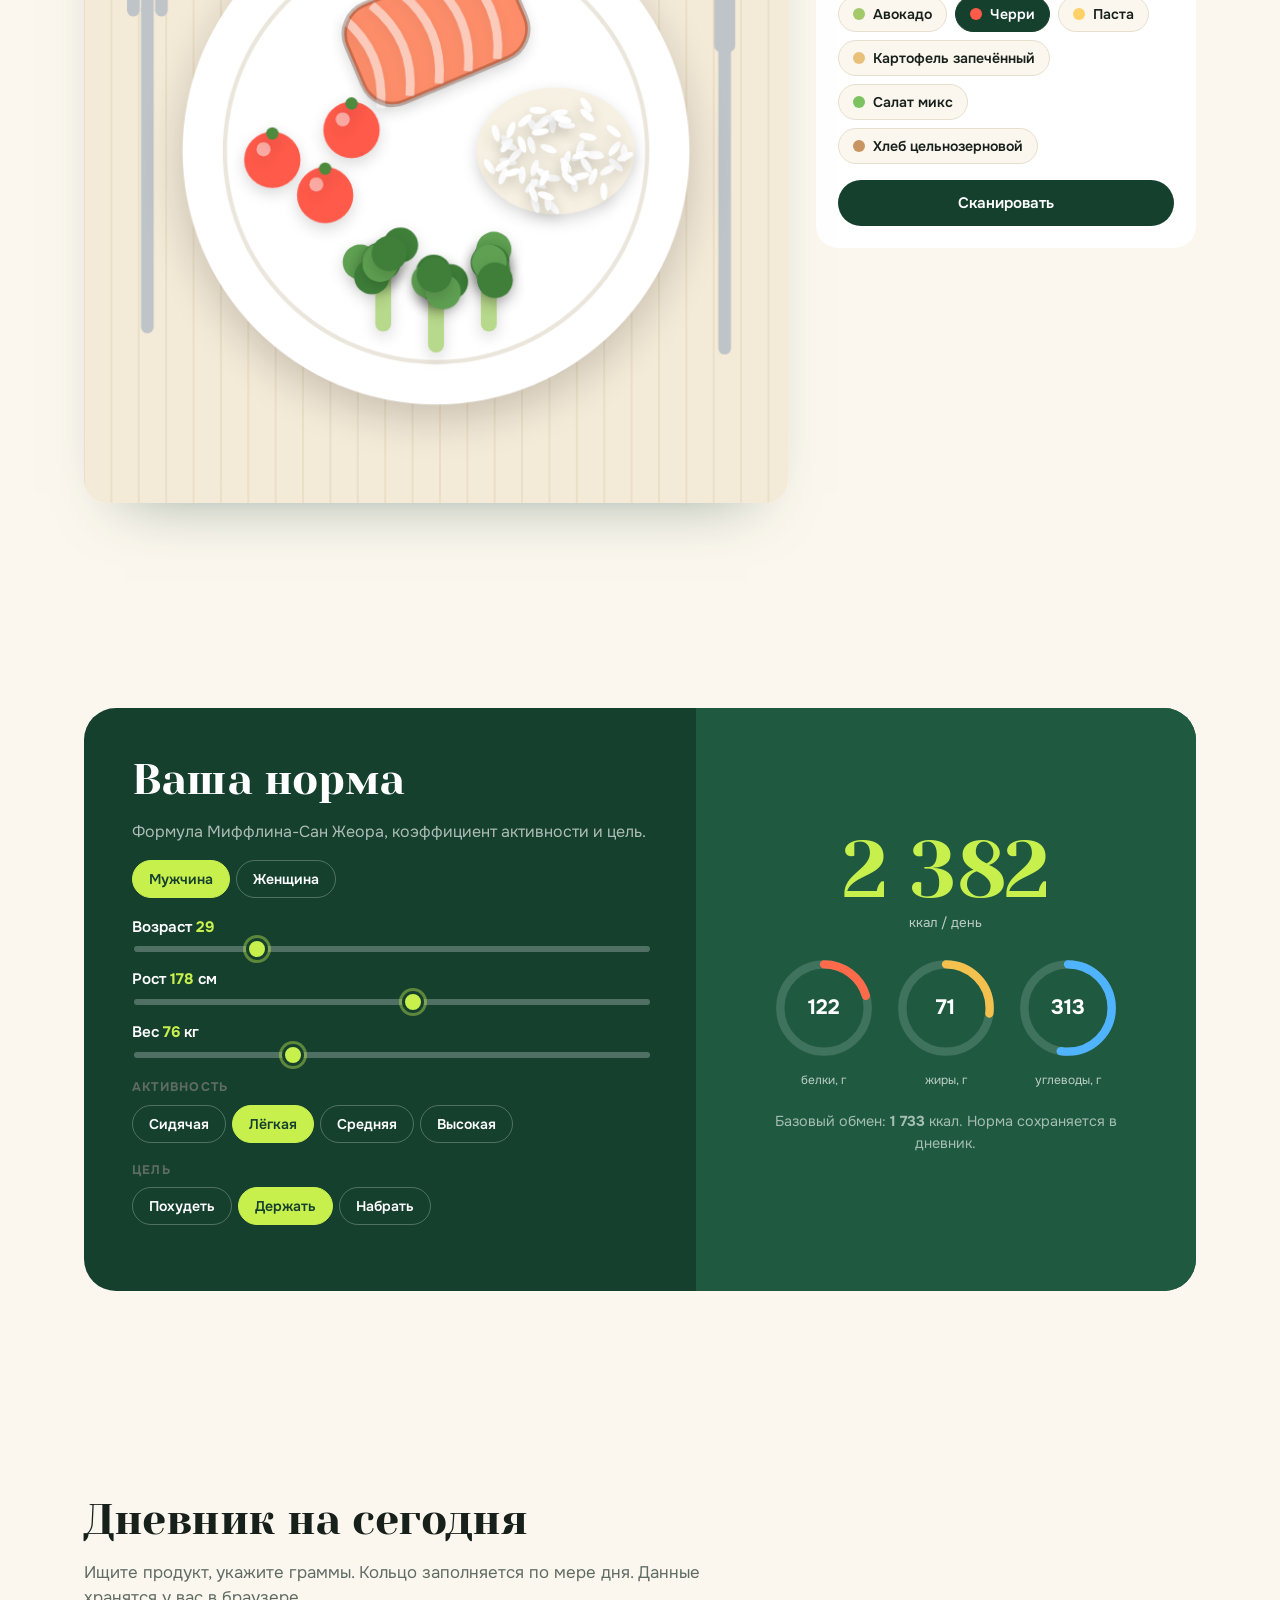
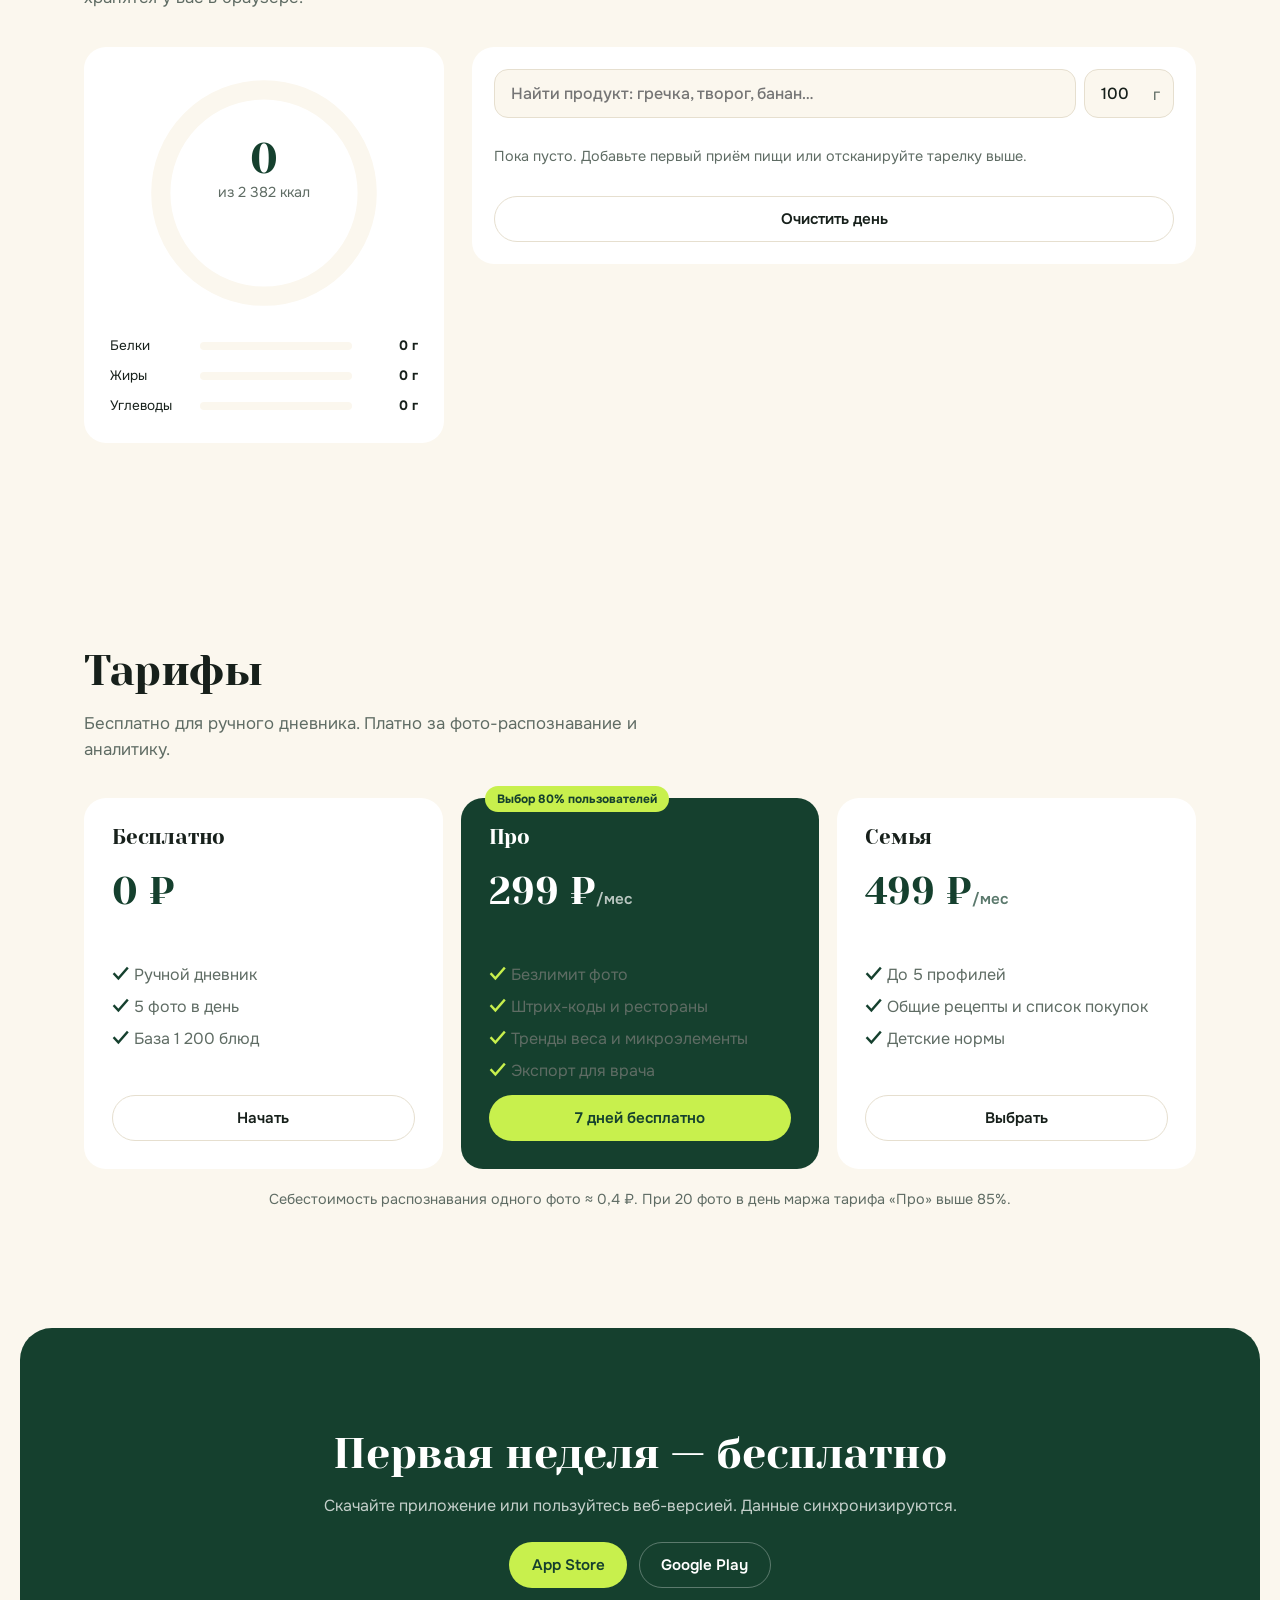
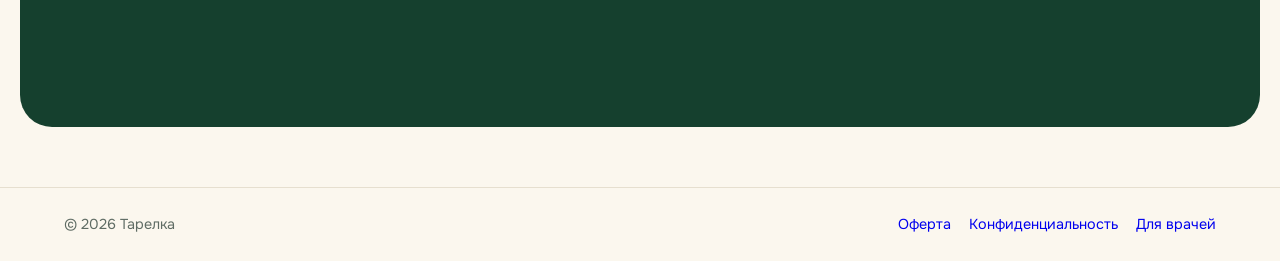
<file: sites/tarelka/index.html>
<!doctype html>
<html lang="ru">
<head>
<meta charset="utf-8">
<meta name="viewport" content="width=device-width, initial-scale=1">
<title>Тарелка — калории по фото за секунду</title>
<meta name="description" content="Тарелка распознаёт еду на фото и считает калории, белки, жиры и углеводы. Дневник, норма, рецепты. Попробуйте сканер прямо в браузере.">
<link rel="preconnect" href="https://fonts.googleapis.com">
<link href="https://fonts.googleapis.com/css2?family=Yeseva+One&family=Onest:wght@400;500;600;700;800&display=swap" rel="stylesheet">
<link rel="stylesheet" href="styles.css">
<link rel="icon" href="data:image/svg+xml,<svg xmlns='http://www.w3.org/2000/svg' viewBox='0 0 32 32'><circle cx='16' cy='16' r='15' fill='%2315402e'/><circle cx='16' cy='16' r='9' fill='none' stroke='%23c8f04d' stroke-width='3'/></svg>">
</head>
<body>
<div class="blob b1"></div><div class="blob b2"></div>

<header class="nav">
  <a class="logo" href="#"><span class="logo-ring"></span>Тарелка</a>
  <nav><a href="#scan">Сканер</a><a href="#calc">Норма</a><a href="#diary">Дневник</a><a href="#pricing">Тарифы</a></nav>
  <a class="btn btn-dark" href="#scan">Попробовать</a>
</header>

<main>
<section class="hero">
  <div class="hero-copy reveal">
    <p class="eyebrow">ИИ-дневник питания</p>
    <h1>Сфоткал — <em>посчитал</em>.<br>Без весов и таблиц</h1>
    <p class="lead">Тарелка узнаёт блюда на фото, оценивает порцию и записывает калории и БЖУ в дневник. Три секунды вместо трёх минут на каждый приём пищи.</p>
    <div class="actions">
      <a class="btn btn-lime" href="#scan">Сканировать тарелку</a>
      <a class="btn btn-ghost" href="#calc">Узнать свою норму</a>
    </div>
    <div class="stats">
      <div><strong data-count="1200">0</strong><span>блюд в базе</span></div>
      <div><strong data-count="94">0</strong><span>% точность порции</span></div>
      <div><strong data-count="3">0</strong><span>секунды на запись</span></div>
    </div>
  </div>
  <div class="hero-phone reveal">
    <div class="phone">
      <div class="phone-top"><span>9:41</span><span>●●●</span></div>
      <canvas id="hero-plate" width="600" height="600"></canvas>
      <div class="phone-result">
        <div class="pr-row"><span>Лосось на гриле</span><b>374</b></div>
        <div class="pr-row"><span>Киноа</span><b>222</b></div>
        <div class="pr-row"><span>Брокколи</span><b>51</b></div>
        <div class="pr-total"><span>Итого</span><b>647 ккал</b></div>
      </div>
    </div>
  </div>
</section>

<section class="how">
  <div class="how-grid">
    <article class="reveal"><span class="n">1</span><h3>Фото</h3><p>Снимите тарелку сверху или под углом. Подойдёт и фото из доставки.</p></article>
    <article class="reveal"><span class="n">2</span><h3>Распознавание</h3><p>Модель находит каждое блюдо, оценивает объём по размеру тарелки и приборов.</p></article>
    <article class="reveal"><span class="n">3</span><h3>Запись</h3><p>Калории и БЖУ сразу в дневнике. Поправьте граммы, если надо, одним движением.</p></article>
  </div>
</section>

<section id="scan" class="scan">
  <div class="section-head reveal">
    <h2>Сканер работает прямо здесь</h2>
    <p>Соберите тарелку из блюд и нажмите «Сканировать». Это тот же алгоритм разметки, что в приложении.</p>
  </div>
  <div class="scan-grid">
    <div class="scan-stage reveal">
      <canvas id="plate" width="720" height="720"></canvas>
      <div class="scan-line" id="scan-line"></div>
      <div class="boxes" id="boxes"></div>
    </div>
    <div class="scan-panel reveal">
      <p class="label">Что на тарелке</p>
      <div class="chips" id="food-chips"></div>
      <button class="btn btn-dark btn-wide" id="scan-btn">Сканировать</button>
      <div class="scan-result" id="scan-result" hidden>
        <ul id="scan-list"></ul>
        <div class="scan-total"><span>Итого</span><b><span id="scan-kcal">0</span> ккал</b></div>
        <div class="macros" id="scan-macros"></div>
        <button class="btn btn-lime btn-wide" id="scan-add">Добавить в дневник</button>
      </div>
    </div>
  </div>
</section>

<section id="calc" class="calc">
  <div class="calc-card reveal">
    <div class="calc-form">
      <h2>Ваша норма</h2>
      <p class="muted">Формула Миффлина-Сан Жеора, коэффициент активности и цель.</p>
      <div class="seg" id="sex"><button data-v="m" aria-pressed="true">Мужчина</button><button data-v="f" aria-pressed="false">Женщина</button></div>
      <div class="ranges">
        <label><span>Возраст <b id="age-v">29</b></span><input type="range" id="age" min="14" max="80" value="29"></label>
        <label><span>Рост <b id="height-v">178</b> см</span><input type="range" id="height" min="140" max="210" value="178"></label>
        <label><span>Вес <b id="weight-v">76</b> кг</span><input type="range" id="weight" min="40" max="160" value="76"></label>
      </div>
      <p class="label">Активность</p>
      <div class="seg" id="activity">
        <button data-v="1.2">Сидячая</button><button data-v="1.375" aria-pressed="true">Лёгкая</button><button data-v="1.55">Средняя</button><button data-v="1.725">Высокая</button>
      </div>
      <p class="label">Цель</p>
      <div class="seg" id="goal">
        <button data-v="-0.18">Похудеть</button><button data-v="0" aria-pressed="true">Держать</button><button data-v="0.12">Набрать</button>
      </div>
    </div>
    <div class="calc-out">
      <div class="big"><span id="kcal-out">0</span><small>ккал / день</small></div>
      <div class="macro-rings">
        <div class="ring" data-ring="p"><svg viewBox="0 0 100 100"><circle class="track" cx="50" cy="50" r="42"/><circle class="bar" cx="50" cy="50" r="42"/></svg><b id="p-out">0</b><span>белки, г</span></div>
        <div class="ring" data-ring="f"><svg viewBox="0 0 100 100"><circle class="track" cx="50" cy="50" r="42"/><circle class="bar" cx="50" cy="50" r="42"/></svg><b id="f-out">0</b><span>жиры, г</span></div>
        <div class="ring" data-ring="c"><svg viewBox="0 0 100 100"><circle class="track" cx="50" cy="50" r="42"/><circle class="bar" cx="50" cy="50" r="42"/></svg><b id="c-out">0</b><span>углеводы, г</span></div>
      </div>
      <p class="muted small">Базовый обмен: <b id="bmr-out">0</b> ккал. Норма сохраняется в дневник.</p>
    </div>
  </div>
</section>

<section id="diary" class="diary">
  <div class="section-head reveal">
    <h2>Дневник на сегодня</h2>
    <p>Ищите продукт, укажите граммы. Кольцо заполняется по мере дня. Данные хранятся у вас в браузере.</p>
  </div>
  <div class="diary-grid">
    <div class="diary-ring reveal">
      <svg viewBox="0 0 200 200" class="day-ring">
        <circle class="track" cx="100" cy="100" r="86"/>
        <circle class="bar" id="day-bar" cx="100" cy="100" r="86"/>
      </svg>
      <div class="day-center"><b id="day-kcal">0</b><span>из <span id="day-goal">2000</span> ккал</span></div>
      <div class="day-macros">
        <div><span>Белки</span><div class="mbar"><i id="mb-p"></i></div><b id="mv-p">0 г</b></div>
        <div><span>Жиры</span><div class="mbar"><i id="mb-f"></i></div><b id="mv-f">0 г</b></div>
        <div><span>Углеводы</span><div class="mbar"><i id="mb-c"></i></div><b id="mv-c">0 г</b></div>
      </div>
    </div>
    <div class="diary-list reveal">
      <div class="search">
        <input id="q" type="search" placeholder="Найти продукт: гречка, творог, банан…" autocomplete="off">
        <input id="grams" type="number" min="1" max="2000" value="100"><span class="unit">г</span>
        <div class="suggest" id="suggest" hidden></div>
      </div>
      <ul id="entries" class="entries"></ul>
      <p class="muted small" id="empty">Пока пусто. Добавьте первый приём пищи или отсканируйте тарелку выше.</p>
      <button class="btn btn-ghost" id="clear" hidden>Очистить день</button>
    </div>
  </div>
</section>

<section id="pricing" class="pricing">
  <div class="section-head reveal"><h2>Тарифы</h2><p>Бесплатно для ручного дневника. Платно за фото-распознавание и аналитику.</p></div>
  <div class="plans">
    <article class="plan reveal"><h3>Бесплатно</h3><p class="price">0 ₽</p><ul><li>Ручной дневник</li><li>5 фото в день</li><li>База 1 200 блюд</li></ul><a class="btn btn-ghost btn-wide" href="#scan">Начать</a></article>
    <article class="plan plan-hot reveal"><span class="tag">Выбор 80% пользователей</span><h3>Про</h3><p class="price">299 ₽<small>/мес</small></p><ul><li>Безлимит фото</li><li>Штрих-коды и рестораны</li><li>Тренды веса и микроэлементы</li><li>Экспорт для врача</li></ul><a class="btn btn-lime btn-wide" href="#scan">7 дней бесплатно</a></article>
    <article class="plan reveal"><h3>Семья</h3><p class="price">499 ₽<small>/мес</small></p><ul><li>До 5 профилей</li><li>Общие рецепты и список покупок</li><li>Детские нормы</li></ul><a class="btn btn-ghost btn-wide" href="#scan">Выбрать</a></article>
  </div>
  <p class="muted small center">Себестоимость распознавания одного фото ≈ 0,4 ₽. При 20 фото в день маржа тарифа «Про» выше 85%.</p>
</section>

<section class="cta reveal">
  <h2>Первая неделя — бесплатно</h2>
  <p>Скачайте приложение или пользуйтесь веб-версией. Данные синхронизируются.</p>
  <div class="actions center"><a class="btn btn-lime" href="#scan">App Store</a><a class="btn btn-ghost-light" href="#scan">Google Play</a></div>
</section>
</main>
<footer class="footer"><span>© 2026 Тарелка</span><nav><a href="#">Оферта</a><a href="#">Конфиденциальность</a><a href="#">Для врачей</a></nav></footer>
<script src="app.js"></script>
</body>
</html>
</file>
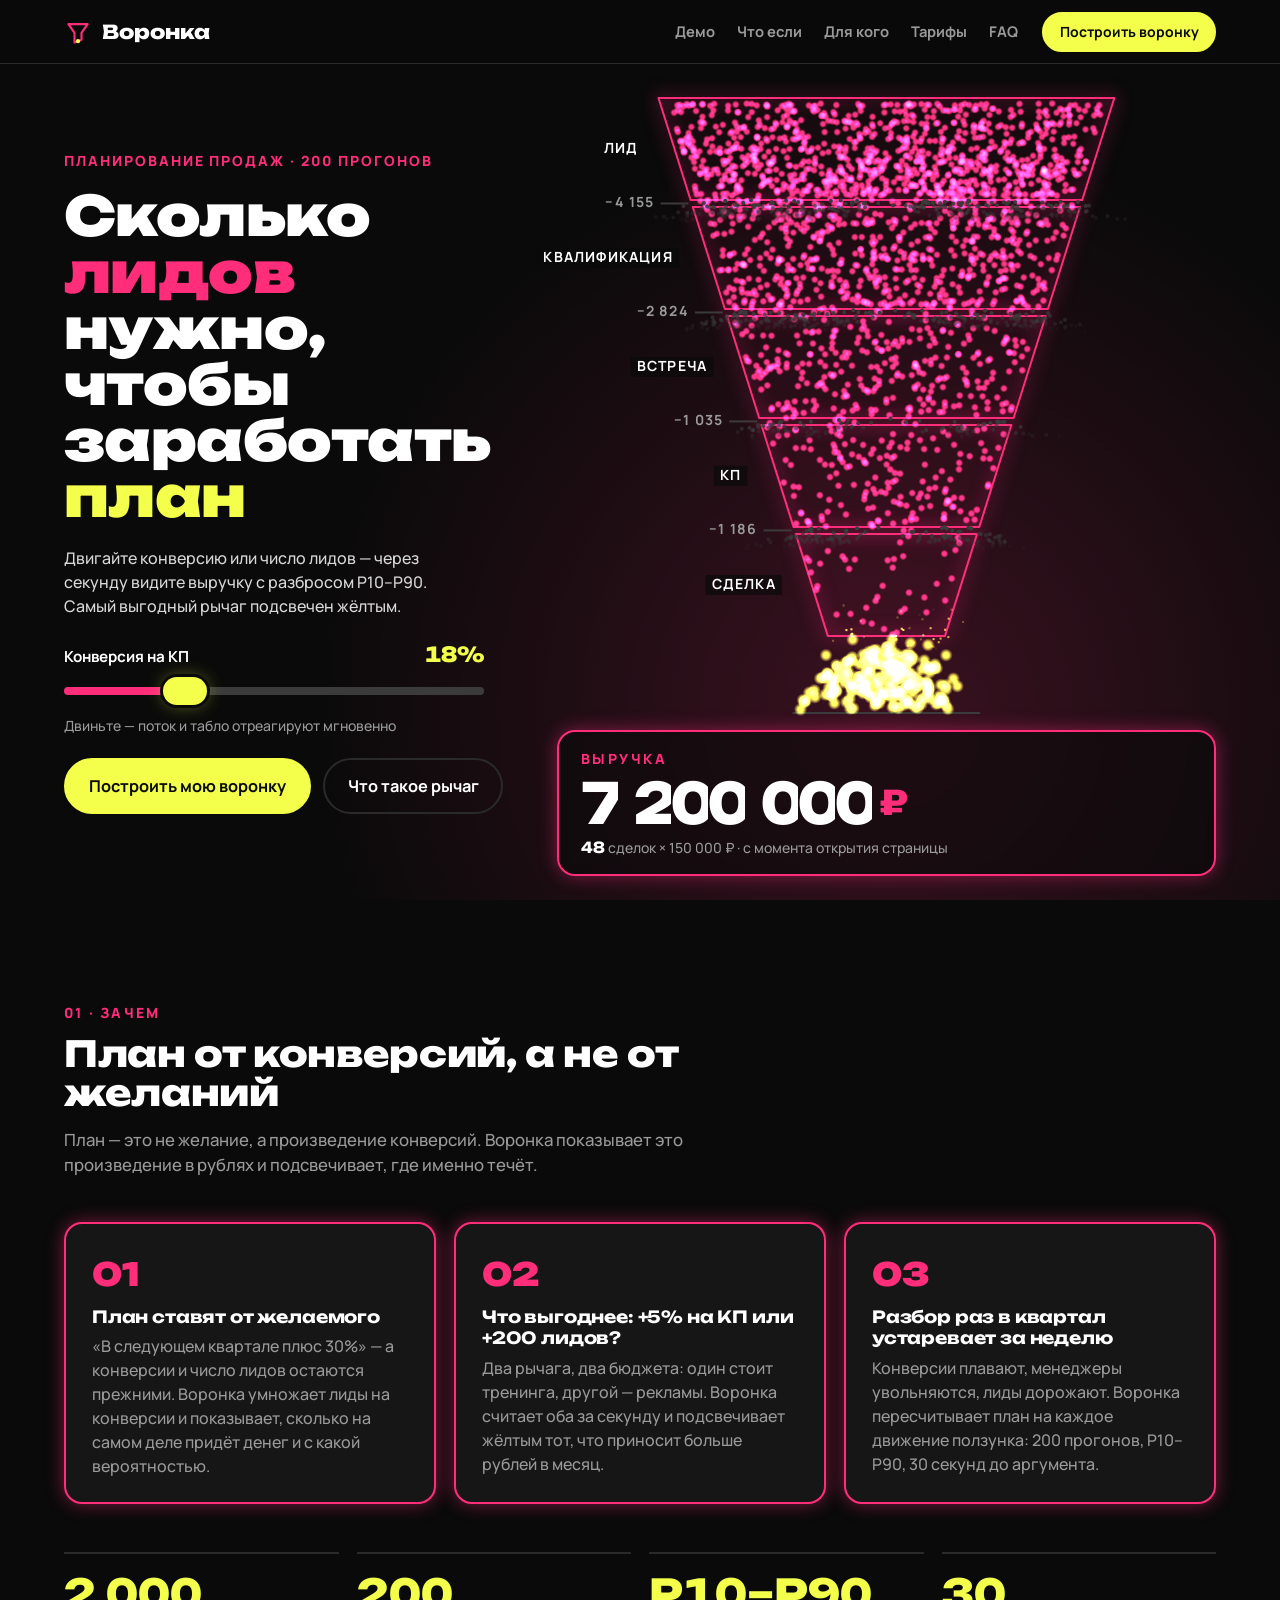
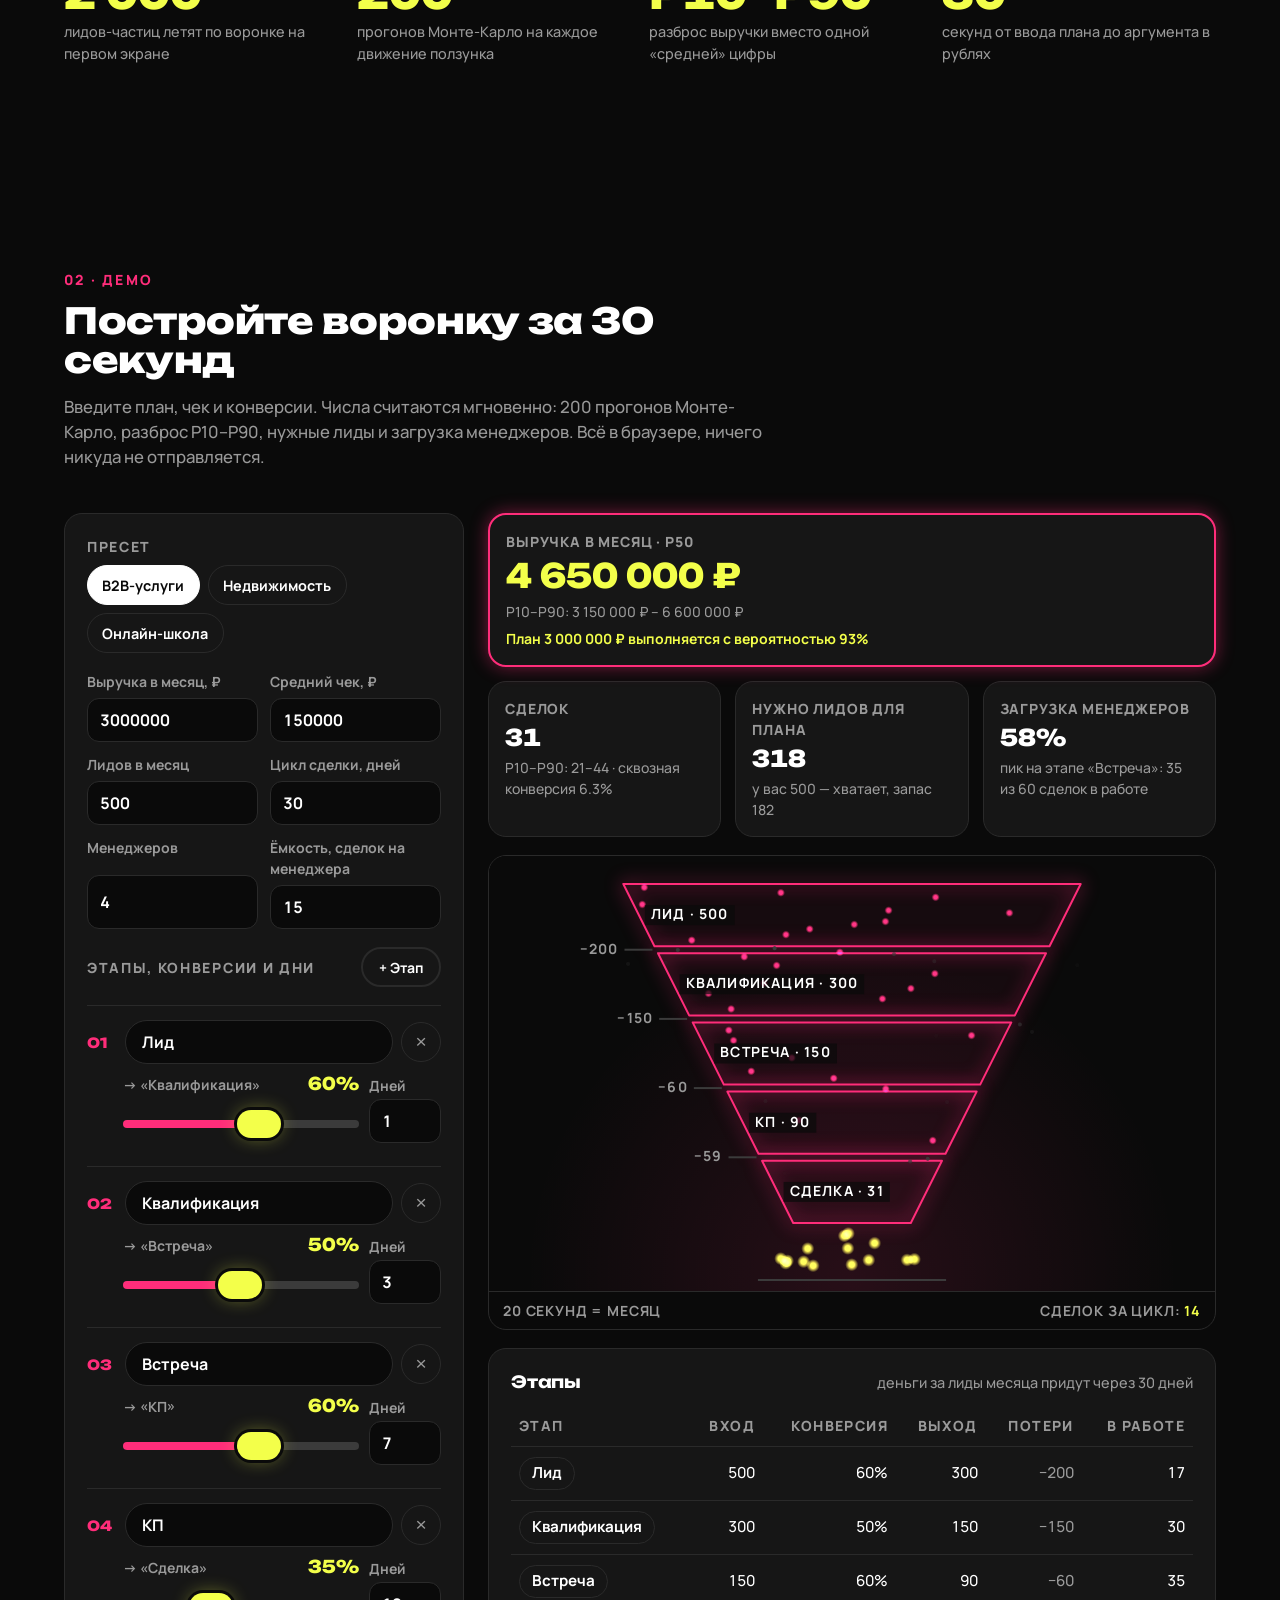
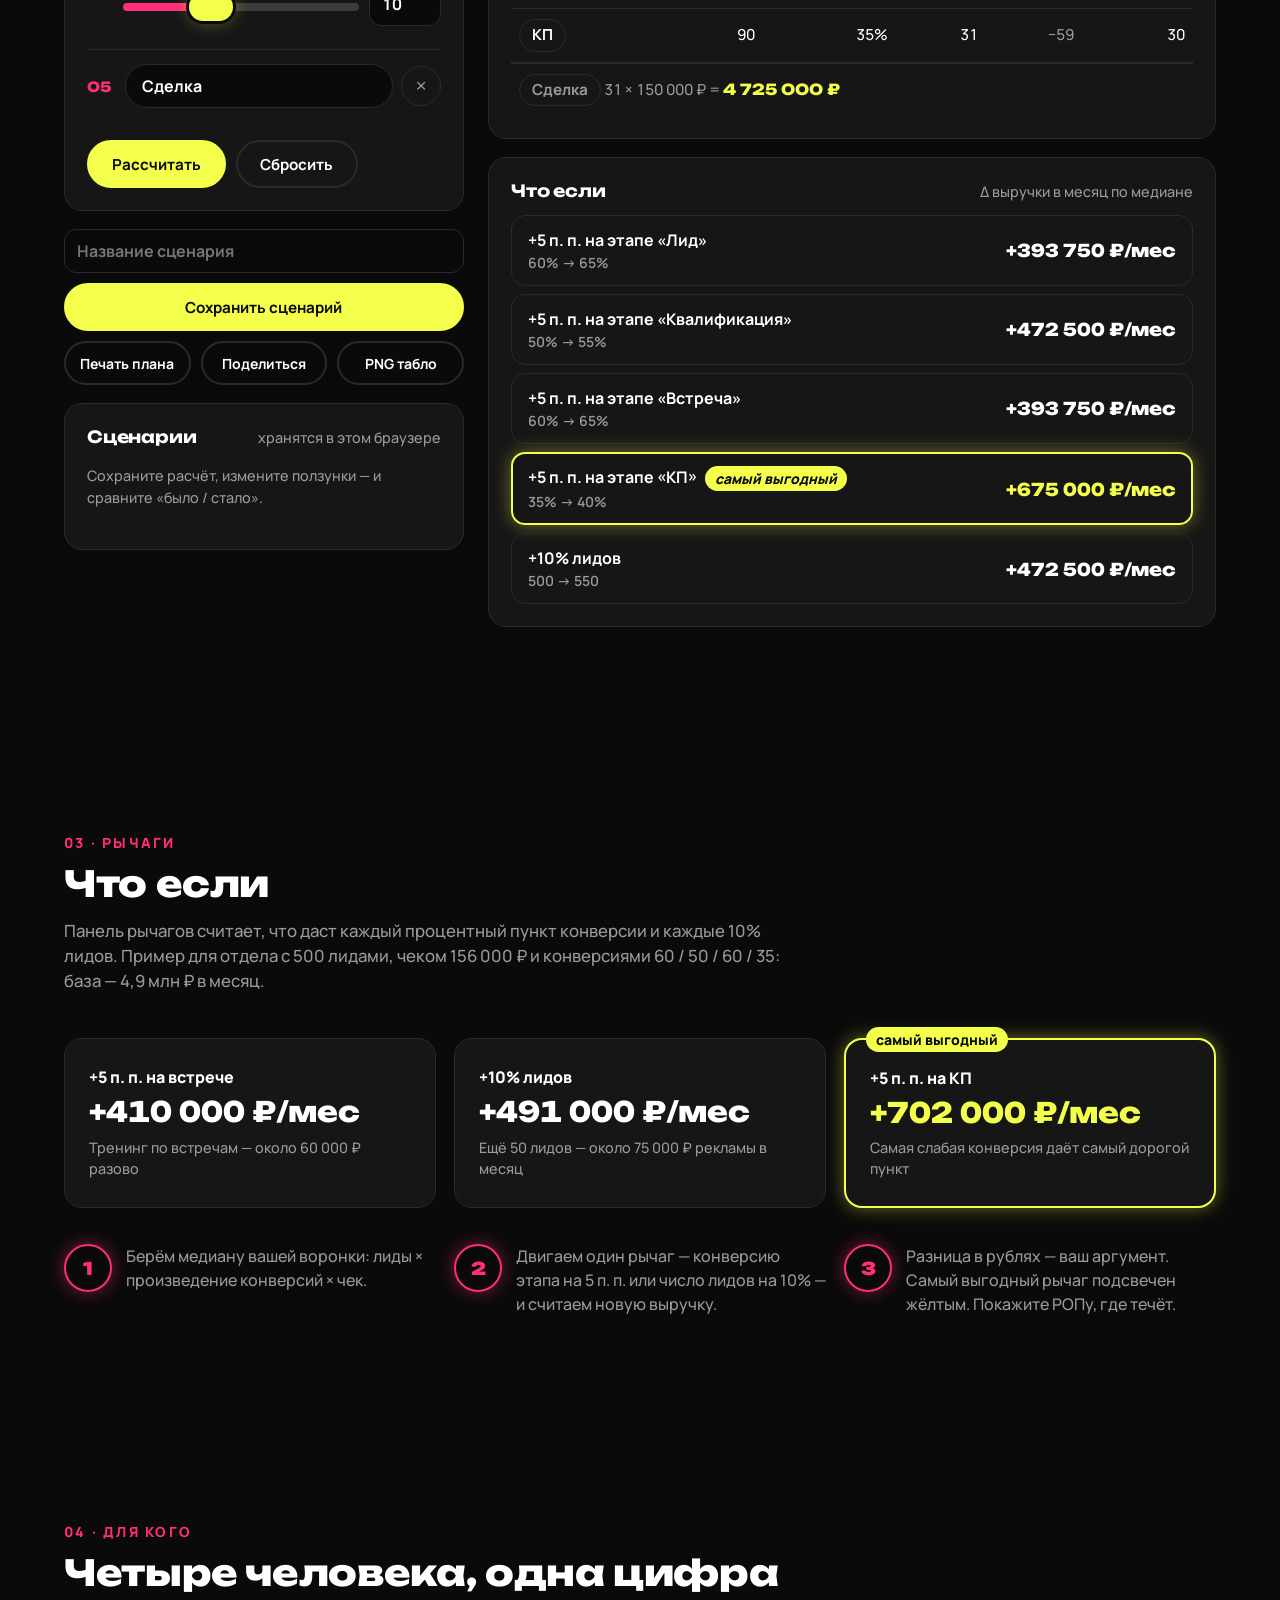
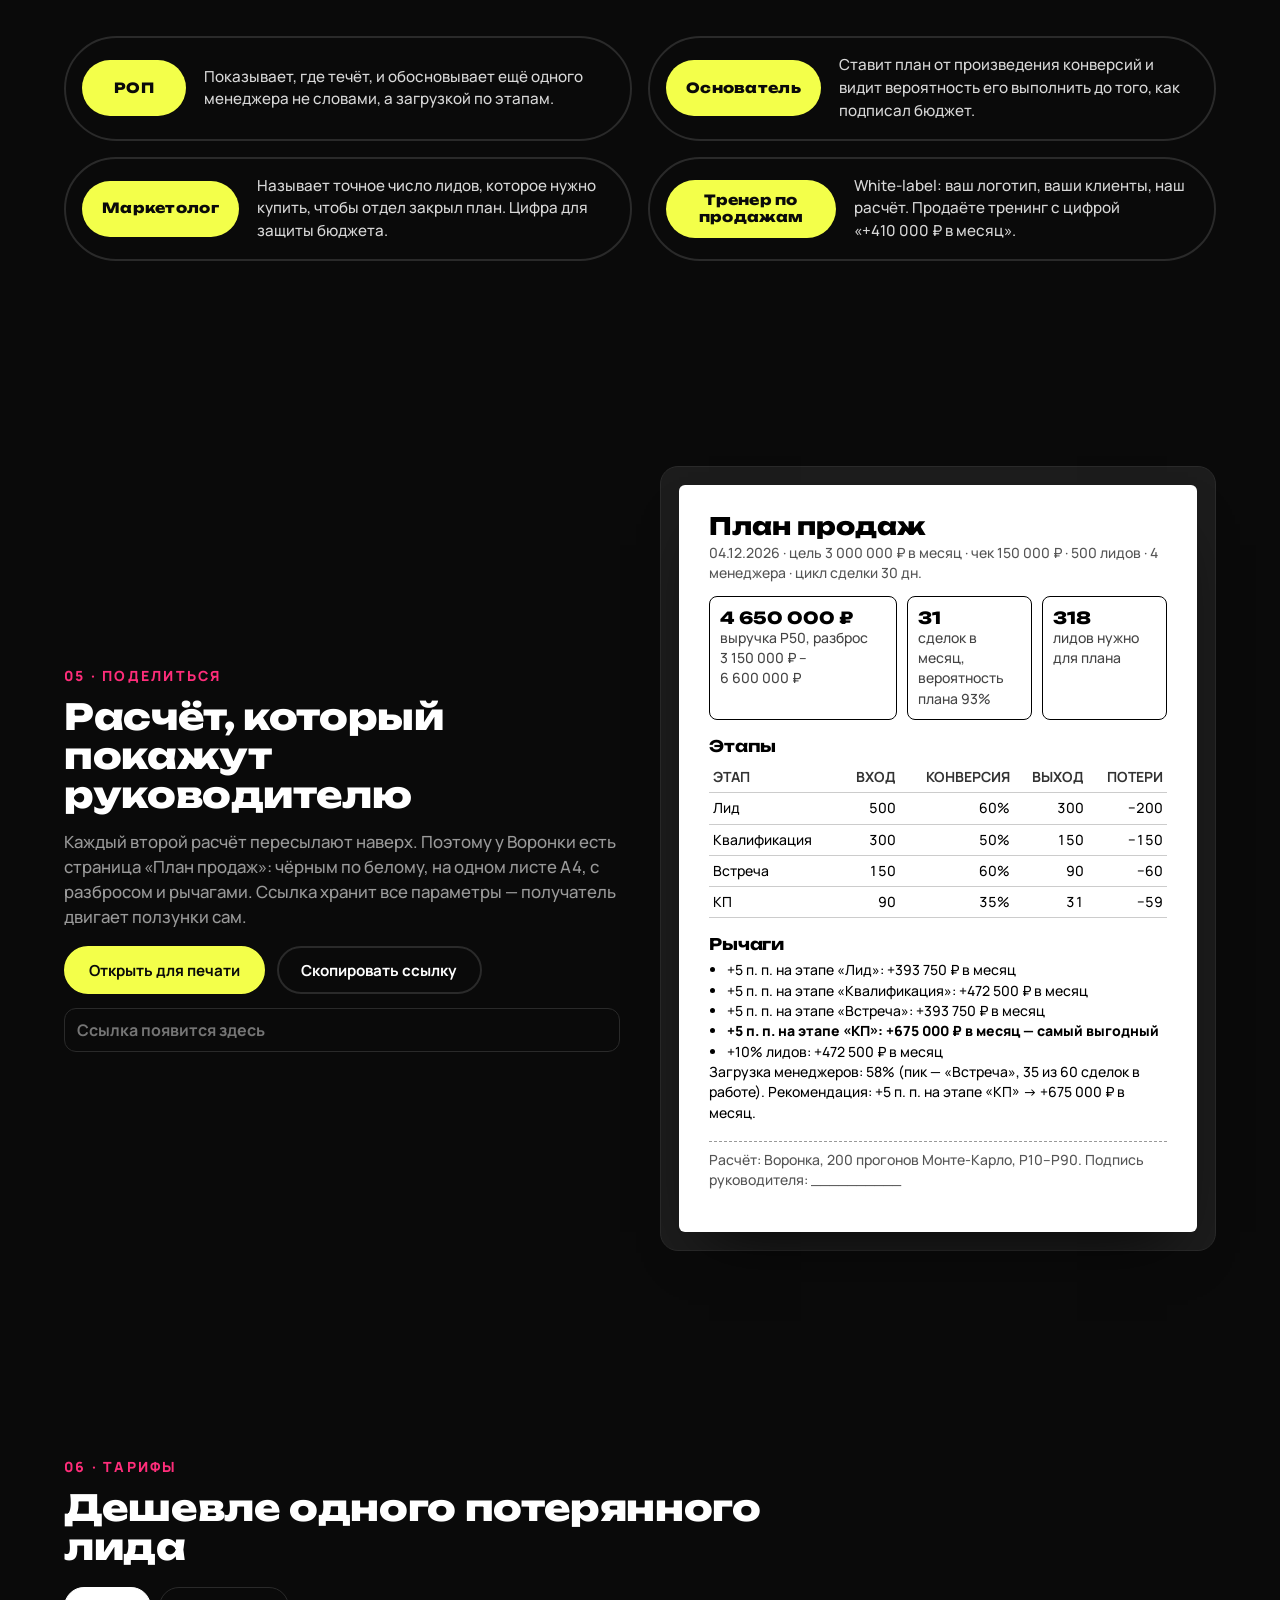
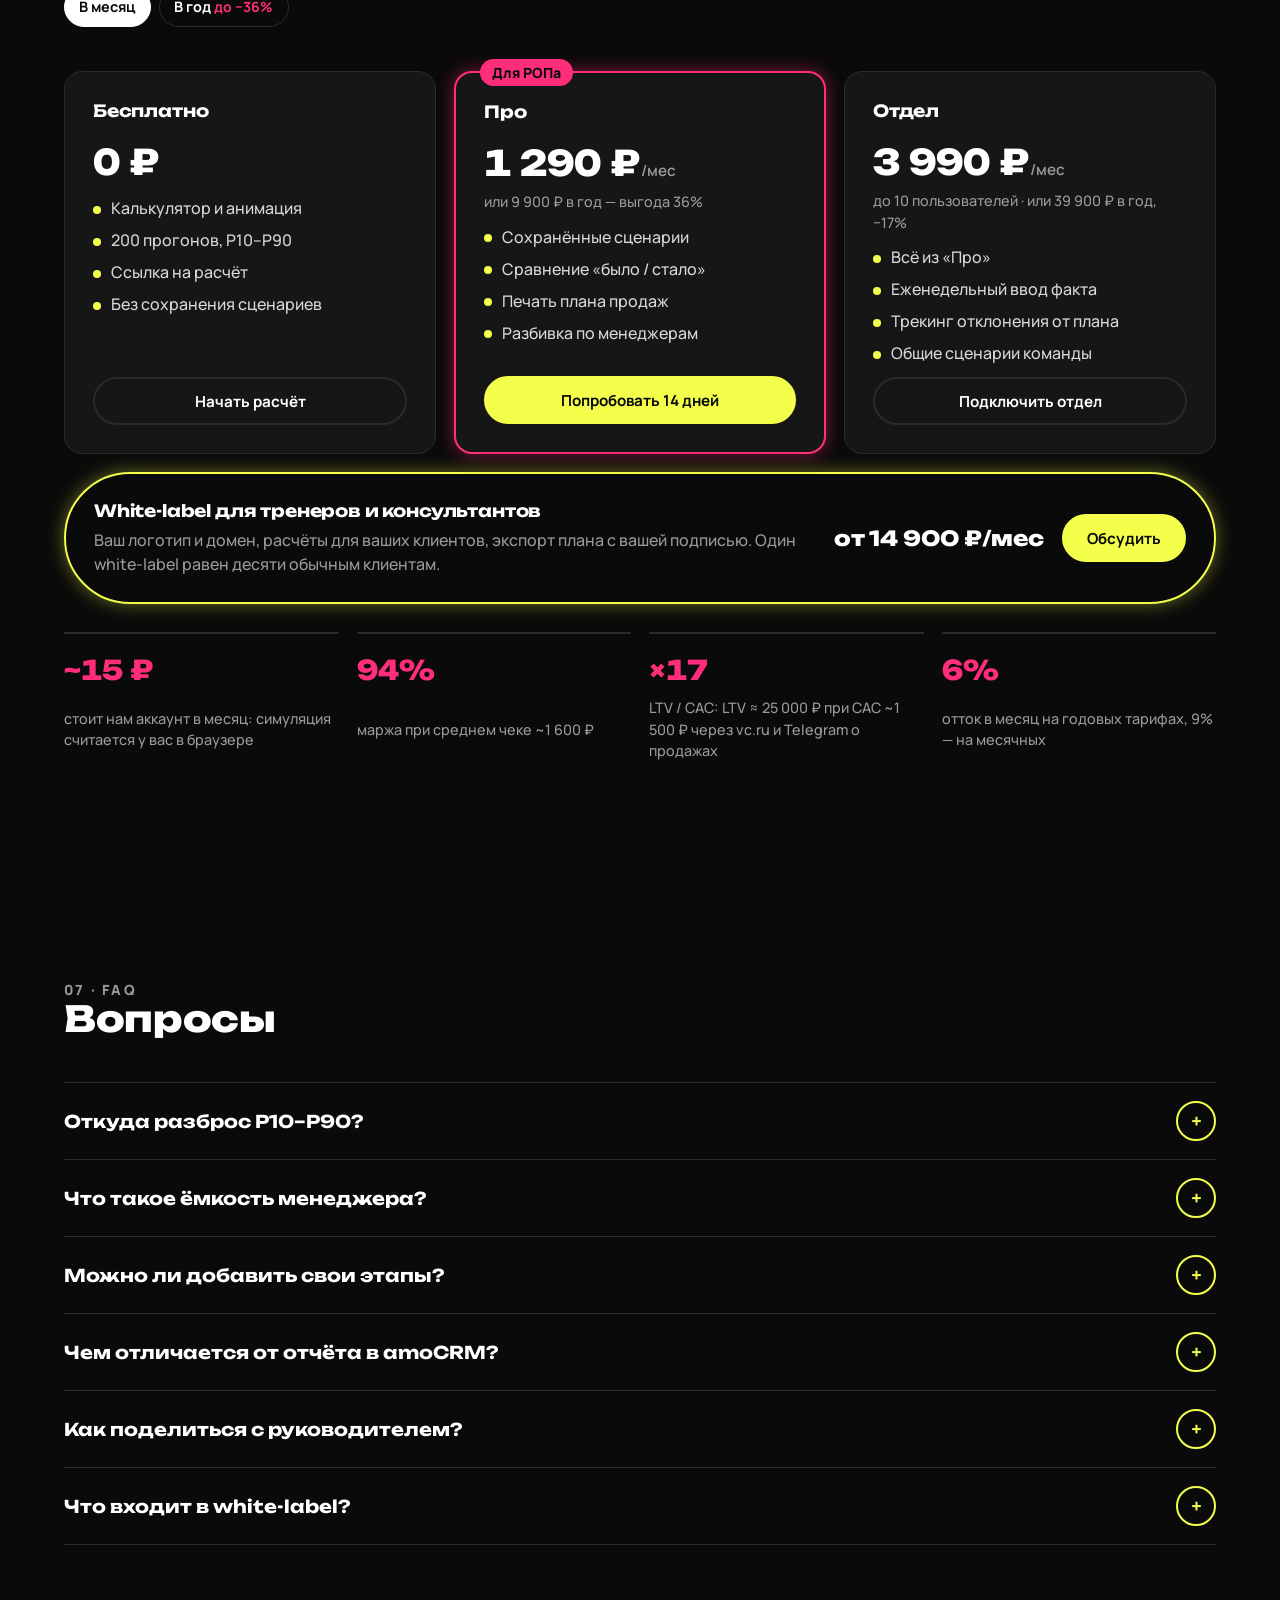
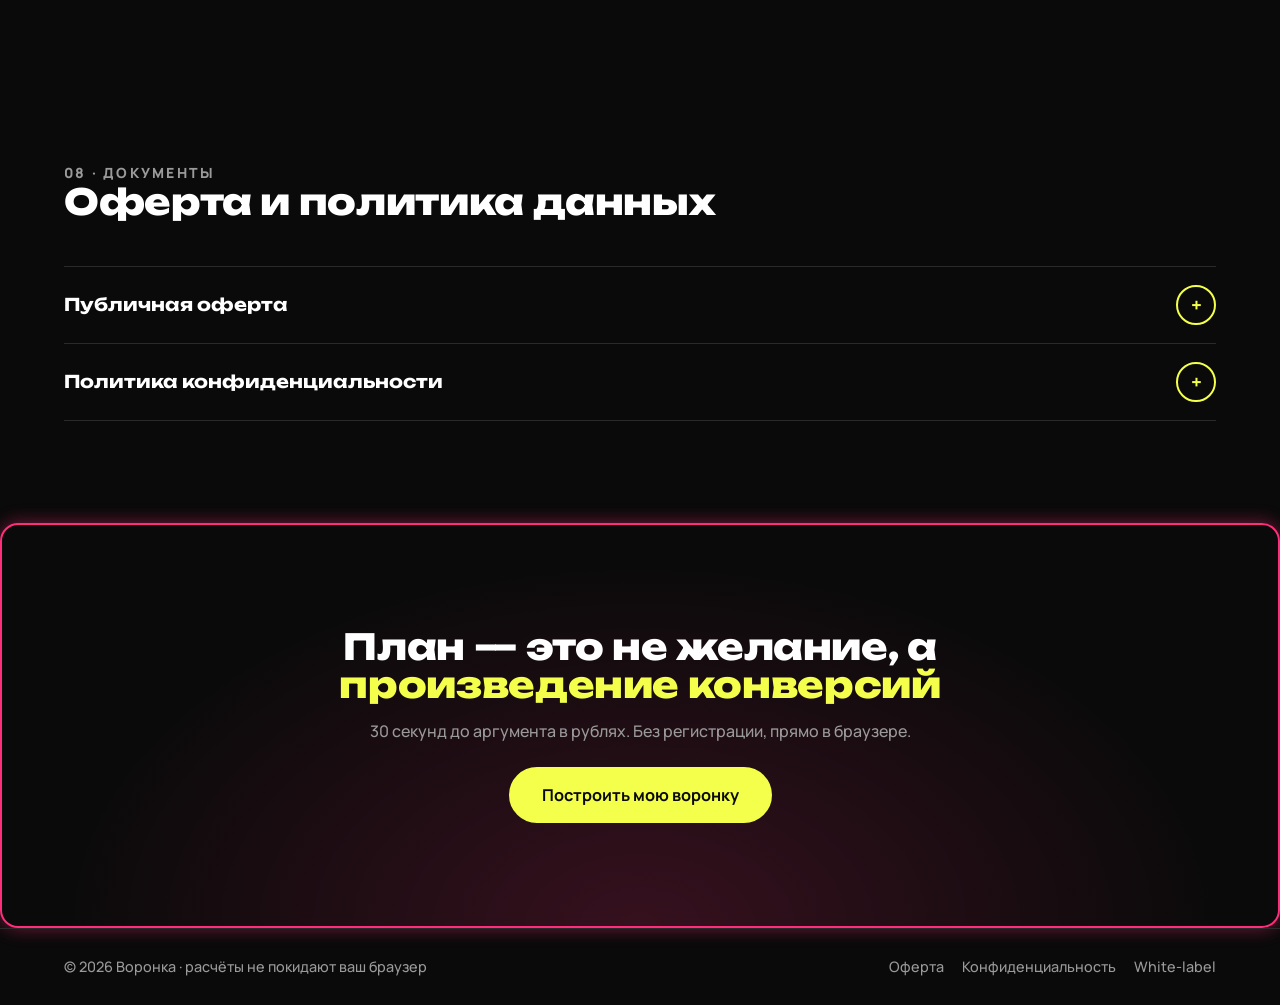
<file: sites/voronka/index.html>
<!doctype html>
<html lang="ru">
<head>
<meta charset="utf-8">
<meta name="viewport" content="width=device-width, initial-scale=1">
<title>Воронка — сколько лидов нужно, чтобы заработать план</title>
<meta name="description" content="Воронка превращает план продаж в поток лидов-частиц: двигайте конверсию этапа или число лидов и за секунду видите выручку с разбросом P10–P90. 200 прогонов Монте-Карло, самый выгодный рычаг подсвечен. Калькулятор работает прямо в браузере.">
<link rel="preconnect" href="https://fonts.googleapis.com">
<link rel="preconnect" href="https://fonts.gstatic.com" crossorigin>
<link href="https://fonts.googleapis.com/css2?family=Unbounded:wght@700;800;900&family=Manrope:wght@500;600;700;800&display=swap" rel="stylesheet">
<link rel="stylesheet" href="styles.css">
<link rel="icon" href="data:image/svg+xml,<svg xmlns='http://www.w3.org/2000/svg' viewBox='0 0 32 32'><rect width='32' height='32' rx='7' fill='%230a0a0a'/><path d='M5 7h22l-7 10v8l-8 3V17z' fill='none' stroke='%23ff2d7a' stroke-width='2.4' stroke-linejoin='round'/><circle cx='16' cy='26' r='2.4' fill='%23f3ff4a'/></svg>">
</head>
<body>

<header class="nav" id="nav">
  <a class="logo" href="#top" aria-label="Воронка — на главную"><svg viewBox="0 0 32 32" aria-hidden="true"><path d="M5 7h22l-7 10v8l-8 3V17z" fill="none" stroke="currentColor" stroke-width="2.4" stroke-linejoin="round"/><circle cx="16" cy="26.5" r="2.4" fill="#F3FF4A"/></svg>Воронка</a>
  <nav class="menu" id="menu" aria-label="Разделы">
    <a href="#demo">Демо</a><a href="#whatif">Что если</a><a href="#who">Для кого</a><a href="#pricing">Тарифы</a><a href="#faq">FAQ</a>
  </nav>
  <a class="btn btn-yellow btn-sm nav-cta" href="#demo">Построить воронку</a>
  <button class="burger" id="burger" type="button" aria-expanded="false" aria-controls="menu" aria-label="Открыть меню"><span></span><span></span></button>
</header>

<main id="top">
<section class="hero" aria-labelledby="h1">
  <canvas id="hero-canvas" aria-hidden="true"></canvas>
  <div class="hero-copy reveal">
    <p class="eyebrow">Планирование продаж · 200 прогонов</p>
    <h1 id="h1">Сколько <em>лидов</em> нужно, чтобы заработать <span class="y">план</span></h1>
    <p class="lead">Двигайте конверсию или число лидов — через секунду видите выручку с разбросом P10–P90. Самый выгодный рычаг подсвечен жёлтым.</p>
    <div class="slider hero-slider">
      <div class="slider-head"><label for="hero-conv">Конверсия на КП</label><output id="hero-conv-out" for="hero-conv">18%</output></div>
      <input id="hero-conv" type="range" min="3" max="60" value="18" step="1">
      <span class="hint">Двиньте — поток и табло отреагируют мгновенно</span>
    </div>
    <div class="actions"><a class="btn btn-yellow btn-lg" href="#demo">Построить мою воронку</a><a class="btn btn-ghost btn-lg" href="#whatif">Что такое рычаг</a></div>
  </div>
  <div class="hero-right">
    <div class="hero-stage" aria-hidden="true"></div>
    <div class="board reveal" id="hero-board">
      <span class="board-label">Выручка</span>
      <div class="odo" id="odo" role="img" aria-label="Табло выручки: растёт с каждой сделкой"></div>
      <span class="board-note"><b id="hero-deals" class="num">0</b> сделок × 150&nbsp;000 ₽ · с момента открытия страницы</span>
    </div>
  </div>
</section>

<section id="why" class="why">
  <div class="section-head reveal">
    <p class="kicker">01 · Зачем</p>
    <h2>План от конверсий, а не от желаний</h2>
    <p>План — это не желание, а произведение конверсий. Воронка показывает это произведение в рублях и подсвечивает, где именно течёт.</p>
  </div>
  <div class="cards3">
    <article class="card reveal"><span class="card-n">01</span><h3>План ставят от желаемого</h3><p>«В следующем квартале плюс 30%» — а конверсии и число лидов остаются прежними. Воронка умножает лиды на конверсии и показывает, сколько на самом деле придёт денег и с какой вероятностью.</p></article>
    <article class="card reveal"><span class="card-n">02</span><h3>Что выгоднее: +5% на КП или +200 лидов?</h3><p>Два рычага, два бюджета: один стоит тренинга, другой — рекламы. Воронка считает оба за секунду и подсвечивает жёлтым тот, что приносит больше рублей в месяц.</p></article>
    <article class="card reveal"><span class="card-n">03</span><h3>Разбор раз в квартал устаревает за неделю</h3><p>Конверсии плавают, менеджеры увольняются, лиды дорожают. Воронка пересчитывает план на каждое движение ползунка: 200 прогонов, P10–P90, 30 секунд до аргумента.</p></article>
  </div>
  <ul class="stats reveal">
    <li><b class="num" data-count="2000">2&nbsp;000</b><span>лидов-частиц летят по воронке на первом экране</span></li>
    <li><b class="num" data-count="200">200</b><span>прогонов Монте-Карло на каждое движение ползунка</span></li>
    <li><b class="num">P10–P90</b><span>разброс выручки вместо одной «средней» цифры</span></li>
    <li><b class="num" data-count="30">30</b><span>секунд от ввода плана до аргумента в рублях</span></li>
  </ul>
</section>

<section id="demo" class="demo">
  <div class="section-head reveal">
    <p class="kicker">02 · Демо</p>
    <h2>Постройте воронку за 30 секунд</h2>
    <p>Введите план, чек и конверсии. Числа считаются мгновенно: 200 прогонов Монте-Карло, разброс P10–P90, нужные лиды и загрузка менеджеров. Всё в браузере, ничего никуда не отправляется.</p>
  </div>
  <div class="demo-grid">
    <div class="side">
      <form class="panel inputs reveal" id="form" aria-label="Параметры воронки">
        <div class="presets"><span class="label">Пресет</span><div class="chips" id="presets" role="group" aria-label="Пресеты отрасли"></div></div>
        <div class="fields">
          <label>Выручка в месяц, ₽<input id="f-target" type="number" min="0" step="100000" value="3000000"></label>
          <label>Средний чек, ₽<input id="f-check" type="number" min="1" step="1000" value="150000"></label>
          <label>Лидов в месяц<input id="f-leads" type="number" min="1" step="10" value="500"></label>
          <label>Цикл сделки, дней<input id="f-cycle" type="number" min="1" step="1" value="30"></label>
          <label>Менеджеров<input id="f-managers" type="number" min="1" step="1" value="4"></label>
          <label>Ёмкость, сделок на менеджера<input id="f-cap" type="number" min="1" step="1" value="15"></label>
        </div>
        <div class="stages-head"><span class="label">Этапы, конверсии и дни</span><button type="button" class="btn btn-ghost btn-sm" id="add-stage">+ Этап</button></div>
        <div id="stages" class="stages"></div>
        <div class="form-actions"><button type="button" class="btn btn-yellow" id="run">Рассчитать</button><button type="button" class="btn btn-ghost" id="reset">Сбросить</button></div>
      </form>
      <div class="actions-row reveal">
        <label class="scn-name"><span class="vh">Название сценария</span><input id="scn-name" type="text" maxlength="40" placeholder="Название сценария"></label>
        <button type="button" class="btn btn-yellow" id="save">Сохранить сценарий</button>
        <button type="button" class="btn btn-ghost" id="print">Печать плана</button>
        <button type="button" class="btn btn-ghost" id="share-btn">Поделиться</button>
        <button type="button" class="btn btn-ghost" id="png">PNG табло</button>
      </div>
      <div class="panel reveal" id="scenarios-panel">
        <div class="panel-head"><h3>Сценарии</h3><span class="muted">хранятся в этом браузере</span></div>
        <div id="scenarios" class="scenarios"></div>
      </div>
    </div>

    <div class="results">
      <div class="tiles reveal">
        <div class="tile tile-main"><span class="tile-label">Выручка в месяц · P50</span><b class="tile-num y" id="r-p50">0 ₽</b><span class="tile-sub">P10–P90: <span id="r-range">…</span></span><span class="tile-plan" id="r-plan"></span></div>
        <div class="tile"><span class="tile-label">Сделок</span><b class="tile-num" id="r-deals">0</b><span class="tile-sub" id="r-deals-sub">…</span></div>
        <div class="tile"><span class="tile-label">Нужно лидов для плана</span><b class="tile-num" id="r-need">0</b><span class="tile-sub" id="r-need-sub">…</span></div>
        <div class="tile" id="t-load"><span class="tile-label">Загрузка менеджеров</span><b class="tile-num" id="r-load">0%</b><span class="tile-sub" id="r-load-sub">…</span></div>
      </div>
      <div class="stage-canvas reveal">
        <canvas id="demo-canvas" role="img" aria-label="Анимация воронки: частицы-лиды проходят этапы, потери уходят в стороны, сделки падают монетами"></canvas>
        <div class="canvas-note" id="cycle-note"><span>20 секунд = месяц</span><span>сделок за цикл: <b id="cycle-deals">0</b></span></div>
      </div>
      <div class="panel reveal">
        <div class="panel-head"><h3>Этапы</h3><span class="muted" id="cycle-warn"></span></div>
        <div class="tscroll"><table class="stage-table" aria-label="Таблица этапов"><thead><tr><th>Этап</th><th>Вход</th><th>Конверсия</th><th>Выход</th><th>Потери</th><th>В работе</th></tr></thead><tbody id="stage-rows"></tbody><tfoot id="stage-foot"></tfoot></table></div>
        <p class="scroll-hint">Таблица прокручивается вбок →</p>
      </div>
      <div class="panel reveal" id="whatif-panel">
        <div class="panel-head"><h3>Что если</h3><span class="muted">Δ выручки в месяц по медиане</span></div>
        <div id="levers" class="levers"></div>
      </div>
      <div class="panel compare" id="compare" hidden></div>
    </div>
  </div>
</section>

<section id="whatif" class="whatif">
  <div class="section-head reveal">
    <p class="kicker">03 · Рычаги</p>
    <h2>Что если</h2>
    <p>Панель рычагов считает, что даст каждый процентный пункт конверсии и каждые 10% лидов. Пример для отдела с 500 лидами, чеком 156&nbsp;000 ₽ и конверсиями 60 / 50 / 60 / 35: база — 4,9 млн ₽ в месяц.</p>
  </div>
  <div class="levers-demo">
    <div class="lever-ex reveal"><span class="lx-l">+5 п. п. на встрече</span><b class="num">+410&nbsp;000 ₽/мес</b><span class="lx-s">Тренинг по встречам — около 60&nbsp;000 ₽ разово</span></div>
    <div class="lever-ex reveal"><span class="lx-l">+10% лидов</span><b class="num">+491&nbsp;000 ₽/мес</b><span class="lx-s">Ещё 50 лидов — около 75&nbsp;000 ₽ рекламы в месяц</span></div>
    <div class="lever-ex best reveal"><span class="badge">самый выгодный</span><span class="lx-l">+5 п. п. на КП</span><b class="num">+702&nbsp;000 ₽/мес</b><span class="lx-s">Самая слабая конверсия даёт самый дорогой пункт</span></div>
  </div>
  <div class="how3">
    <div class="how reveal"><b>1</b><p>Берём медиану вашей воронки: лиды × произведение конверсий × чек.</p></div>
    <div class="how reveal"><b>2</b><p>Двигаем один рычаг — конверсию этапа на 5 п. п. или число лидов на 10% — и считаем новую выручку.</p></div>
    <div class="how reveal"><b>3</b><p>Разница в рублях — ваш аргумент. Самый выгодный рычаг подсвечен жёлтым. Покажите РОПу, где течёт.</p></div>
  </div>
</section>

<section id="who" class="who">
  <div class="section-head reveal">
    <p class="kicker">04 · Для кого</p>
    <h2>Четыре человека, одна цифра</h2>
  </div>
  <div class="capsules">
    <div class="capsule reveal"><span class="cap-role">РОП</span><p>Показывает, где течёт, и обосновывает ещё одного менеджера не словами, а загрузкой по этапам.</p></div>
    <div class="capsule reveal"><span class="cap-role">Основатель</span><p>Ставит план от произведения конверсий и видит вероятность его выполнить до того, как подписал бюджет.</p></div>
    <div class="capsule reveal"><span class="cap-role">Маркетолог</span><p>Называет точное число лидов, которое нужно купить, чтобы отдел закрыл план. Цифра для защиты бюджета.</p></div>
    <div class="capsule reveal"><span class="cap-role">Тренер по продажам</span><p>White-label: ваш логотип, ваши клиенты, наш расчёт. Продаёте тренинг с цифрой «+410&nbsp;000 ₽ в месяц».</p></div>
  </div>
</section>

<section id="share" class="share">
  <div class="share-grid">
    <div class="share-copy reveal">
      <p class="kicker">05 · Поделиться</p>
      <h2>Расчёт, который покажут руководителю</h2>
      <p>Каждый второй расчёт пересылают наверх. Поэтому у Воронки есть страница «План продаж»: чёрным по белому, на одном листе A4, с разбросом и рычагами. Ссылка хранит все параметры — получатель двигает ползунки сам.</p>
      <div class="actions"><button type="button" class="btn btn-yellow" id="print2">Открыть для печати</button><button type="button" class="btn btn-ghost" id="share-btn2">Скопировать ссылку</button></div>
      <label class="share-link"><span class="vh">Ссылка на расчёт</span><input id="share-link" type="text" readonly placeholder="Ссылка появится здесь"></label>
    </div>
    <div class="sheet-wrap reveal"><div class="sheet" id="sheet" role="region" aria-label="Превью страницы «План продаж»"></div></div>
  </div>
</section>

<section id="pricing" class="pricing">
  <div class="section-head reveal">
    <p class="kicker">06 · Тарифы</p>
    <h2>Дешевле одного потерянного лида</h2>
    <div class="billing" role="group" aria-label="Период оплаты"><button type="button" class="chip" id="bill-month" aria-pressed="true">В месяц</button><button type="button" class="chip" id="bill-year" aria-pressed="false">В год <small>до −36%</small></button></div>
  </div>
  <div class="plans">
    <article class="plan reveal"><h3>Бесплатно</h3><p class="price"><span>0 ₽</span></p><ul><li>Калькулятор и анимация</li><li>200 прогонов, P10–P90</li><li>Ссылка на расчёт</li><li>Без сохранения сценариев</li></ul><a class="btn btn-ghost btn-wide" href="#demo" data-plan="Бесплатно">Начать расчёт</a></article>
    <article class="plan plan-hot reveal"><span class="tag">Для РОПа</span><h3>Про</h3><p class="price"><span data-month="1 290 ₽" data-year="825 ₽">1 290 ₽</span><small>/мес</small></p><p class="price-note" data-month="или 9 900 ₽ в год — выгода 36%" data-year="9 900 ₽ за год — выгода 36%">или 9 900 ₽ в год — выгода 36%</p><ul><li>Сохранённые сценарии</li><li>Сравнение «было / стало»</li><li>Печать плана продаж</li><li>Разбивка по менеджерам</li></ul><a class="btn btn-yellow btn-wide" href="#demo" data-plan="Про">Попробовать 14 дней</a></article>
    <article class="plan reveal"><h3>Отдел</h3><p class="price"><span data-month="3 990 ₽" data-year="3 325 ₽">3 990 ₽</span><small>/мес</small></p><p class="price-note" data-month="до 10 пользователей · или 39 900 ₽ в год, −17%" data-year="39 900 ₽ за год — выгода 17% · до 10 пользователей">до 10 пользователей · или 39 900 ₽ в год, −17%</p><ul><li>Всё из «Про»</li><li>Еженедельный ввод факта</li><li>Трекинг отклонения от плана</li><li>Общие сценарии команды</li></ul><a class="btn btn-ghost btn-wide" href="#demo" data-plan="Отдел">Подключить отдел</a></article>
  </div>
  <div class="wl reveal"><div><h3>White-label для тренеров и консультантов</h3><p>Ваш логотип и домен, расчёты для ваших клиентов, экспорт плана с вашей подписью. Один white-label равен десяти обычным клиентам.</p></div><div class="wl-price"><b>от 14 900 ₽/мес</b><a class="btn btn-yellow" href="#demo" data-plan="White-label">Обсудить</a></div></div>
  <ul class="econ reveal">
    <li><b class="num">~15 ₽</b><span>стоит нам аккаунт в месяц: симуляция считается у вас в браузере</span></li>
    <li><b class="num">94%</b><span>маржа при среднем чеке ~1 600 ₽</span></li>
    <li><b class="num">×17</b><span>LTV / CAC: LTV ≈ 25 000 ₽ при CAC ~1 500 ₽ через vc.ru и Telegram о продажах</span></li>
    <li><b class="num">6%</b><span>отток в месяц на годовых тарифах, 9% — на месячных</span></li>
  </ul>
</section>

<section id="faq" class="faq">
  <div class="section-head reveal"><p class="kicker">07 · FAQ</p><h2>Вопросы</h2></div>
  <details class="reveal"><summary>Откуда разброс P10–P90?</summary><p>Конверсии и число лидов никогда не точны. На каждое движение ползунка мы делаем 200 прогонов: конверсии дрожат на ±20%, лиды — на ±10%, а переходы между этапами считаются как случайные события. P10 — результат, хуже которого будет только в одном месяце из десяти, P90 — лучше которого тоже только в одном. P50 — медиана, её и ставьте в план.</p></details>
  <details class="reveal"><summary>Что такое ёмкость менеджера?</summary><p>Сколько сделок один человек может вести одновременно. По формуле Литтла мы считаем, сколько сделок висит на каждом этапе в один момент: лиды на этапе × дни на этапе / 30. Если на каком-то этапе висит больше, чем менеджеры × ёмкость, этап мигает красным, частицы встают в очередь, а в отчёте появляется «нужен ещё один менеджер».</p></details>
  <details class="reveal"><summary>Можно ли добавить свои этапы?</summary><p>Да. Этапы добавляются, удаляются и переименовываются прямо в калькуляторе: «показ», «пилот», «бронь» — что угодно. У каждого перехода свой ползунок конверсии и среднее время на этапе. Пресеты «B2B-услуги», «Недвижимость» и «Онлайн-школа» — просто отправные точки.</p></details>
  <details class="reveal"><summary>Чем отличается от отчёта в amoCRM?</summary><p>CRM показывает прошлое: сколько было лидов и сделок. Воронка показывает будущее: что будет с выручкой, если поднять конверсию встречи на 5 пунктов или купить ещё 200 лидов. Это разные вопросы. Данные из CRM удобно взять как стартовые конверсии.</p></details>
  <details class="reveal"><summary>Как поделиться с руководителем?</summary><p>Кнопка «Поделиться» кладёт все параметры в ссылку — получатель открывает тот же расчёт и двигает ползунки сам. «Печать плана» делает страницу A4 чёрным по белому, «PNG табло» — картинку для презентации.</p></details>
  <details class="reveal"><summary>Что входит в white-label?</summary><p>Ваш логотип и цвета, ваш домен, неограниченное число расчётов для клиентов, экспорт плана с вашей подписью и отдельная страница «Рычаги», которую вы показываете на тренинге. От 14 900 ₽ в месяц, подключение за один день.</p></details>
</section>

<section id="docs" class="faq">
  <div class="section-head reveal"><p class="kicker">08 · Документы</p><h2>Оферта и политика данных</h2></div>
  <details class="reveal" id="offer"><summary>Публичная оферта</summary>
    <p>Воронка — веб-сервис планирования продаж. Тариф «Бесплатно» не требует регистрации и оплаты: калькулятор, анимация и ссылка на расчёт доступны любому посетителю без ограничения по времени и числу расчётов.</p>
    <p>Тарифы «Про» и «Отдел» оформляются подпиской на месяц или год и начинаются с 14 бесплатных дней. Оплата списывается в начале периода. Отменить подписку можно в любой момент в настройках тарифа — доступ сохраняется до конца оплаченного периода.</p>
    <p>Возврат: если сервис не подошёл, в первые 14 дней после первого списания мы возвращаем деньги полностью. При годовой оплате после этого срока возвращаем остаток пропорционально неиспользованным месяцам.</p>
    <p>White-label подключается по отдельному договору: ваш домен и логотип, доступность 99,5% и поддержка в рабочие дни с 9 до 19 по Москве.</p>
  </details>
  <details class="reveal" id="privacy"><summary>Политика конфиденциальности</summary>
    <p>Расчёты не покидают ваш браузер: 200 прогонов Монте-Карло считаются на вашем устройстве, сценарии хранятся в localStorage. Мы не видим ни ваши конверсии, ни ваши планы, ни ваш средний чек.</p>
    <p>Ссылка «Поделиться» содержит параметры расчёта в адресной строке — её видит только тот, кому вы её отправили. На сервере ссылки не сохраняются.</p>
    <p>Для платных тарифов мы храним только e-mail, название компании и историю платежей — пока действует подписка и ещё три года по требованию налогового законодательства. Платёжные данные обрабатывает платёжный провайдер, номера карт мы не получаем.</p>
    <p>Аналитика — обезличенные счётчики посещений без рекламных сетей и cookie-профилей. Запрос на удаление данных выполняем в течение 7 дней: кнопка «Удалить аккаунт» в настройках тарифа.</p>
  </details>
</section>

<section class="cta reveal">
  <h2>План — это не желание, а <span class="y">произведение конверсий</span></h2>
  <p>30 секунд до аргумента в рублях. Без регистрации, прямо в браузере.</p>
  <a class="btn btn-yellow btn-lg" href="#demo">Построить мою воронку</a>
</section>
</main>

<footer class="footer">
  <span>© 2026 Воронка · расчёты не покидают ваш браузер</span>
  <nav aria-label="Документы"><a href="#offer">Оферта</a><a href="#privacy">Конфиденциальность</a><a href="#pricing">White-label</a></nav>
</footer>

<output id="toast" class="toast" aria-live="polite"></output>
<div id="print-page" aria-hidden="true"></div>
<script src="app.js"></script>
</body>
</html>
</file>
<file: site/styles.css>
:root{
  --bg:#f6f3ee;--surface:#ffffff;--surface-2:#eee9e1;--text:#141210;--muted:#6a645c;--line:#e1dbd1;
  --accent:#ff5a2d;--accent-ink:#fff;--accent-soft:#ffe6dd;
  --radius:18px;--shadow:0 20px 60px -20px rgba(20,18,16,.25);
  --font:"Manrope",system-ui,sans-serif;--display:"Unbounded","Manrope",sans-serif;
}
@media (prefers-color-scheme:dark){:root:not([data-theme="light"]){
  --bg:#0f0e0d;--surface:#1a1816;--surface-2:#242120;--text:#f3efe8;--muted:#a39c92;--line:#2e2a27;--accent-soft:#3a1d14;--shadow:0 20px 60px -20px rgba(0,0,0,.7);
}}
:root[data-theme="dark"]{--bg:#0f0e0d;--surface:#1a1816;--surface-2:#242120;--text:#f3efe8;--muted:#a39c92;--line:#2e2a27;--accent-soft:#3a1d14;--shadow:0 20px 60px -20px rgba(0,0,0,.7)}

*{box-sizing:border-box}html{scroll-behavior:smooth}
body{margin:0;overflow-x:hidden;background:var(--bg);color:var(--text);font-family:var(--font);line-height:1.5;-webkit-font-smoothing:antialiased}
h1,h2,h3{font-family:var(--display);line-height:1.1;margin:0 0 .5em;letter-spacing:-.01em}
h1{font-size:clamp(2.1rem,5.2vw,4.2rem);font-weight:900}
h2{font-size:clamp(1.6rem,3.2vw,2.5rem);font-weight:700}
h3{font-size:1.15rem;font-weight:700}
p{margin:0 0 1em}a{color:inherit}
main>section,.nav,.footer{padding-inline:clamp(16px,5vw,72px)}
main>section{padding-block:clamp(56px,8vw,112px);max-width:1280px;margin-inline:auto}

.btn{display:inline-flex;align-items:center;gap:.4em;padding:.7em 1.25em;border-radius:999px;border:1px solid var(--line);background:var(--surface);color:var(--text);font:600 .95rem var(--font);text-decoration:none;cursor:pointer;transition:transform .15s,box-shadow .15s,background .15s}
.btn:hover{transform:translateY(-1px);box-shadow:var(--shadow)}
.btn-primary{background:var(--accent);color:var(--accent-ink);border-color:var(--accent)}
.btn-ghost{background:transparent}
.btn-lg{padding:.95em 1.6em;font-size:1.05rem}
.btn[disabled]{opacity:.5;pointer-events:none}

.nav{position:sticky;top:0;z-index:20;display:flex;align-items:center;gap:24px;padding-block:14px;background:color-mix(in srgb,var(--bg) 82%,transparent);backdrop-filter:blur(14px);border-bottom:1px solid var(--line)}
.logo{display:flex;align-items:center;gap:10px;font:800 1.25rem var(--display);text-decoration:none}
.logo-mark{display:grid;place-items:center;width:34px;height:34px;border-radius:10px;background:var(--accent);color:#fff;font-size:1.1rem}
.nav-links{display:flex;gap:22px;margin-left:auto;font-weight:600;color:var(--muted)}
.nav-links a{text-decoration:none}.nav-links a:hover{color:var(--text)}
.nav-cta{display:flex;gap:8px}
@media(max-width:820px){.nav-links{display:none}}

.hero{display:grid;grid-template-columns:1.1fr .9fr;gap:48px;align-items:center}
.eyebrow{font-weight:700;color:var(--accent);text-transform:uppercase;letter-spacing:.12em;font-size:.78rem}
.accent{color:var(--accent)}
.lead{font-size:1.2rem;color:var(--muted);max-width:52ch}
.hero-actions{display:flex;gap:12px;flex-wrap:wrap;margin:28px 0}
.hero-proof{list-style:none;padding:0;margin:0;display:flex;gap:28px;flex-wrap:wrap;color:var(--muted);font-size:.92rem}
.hero-proof strong{display:block;color:var(--text);font-size:1.25rem;font-family:var(--display)}
.stack{position:relative;height:560px}
.stack-card{position:absolute;width:300px;height:400px;border-radius:20px;box-shadow:var(--shadow);transition:transform .6s cubic-bezier(.2,.8,.2,1)}
.c1{left:0;top:80px;transform:rotate(-8deg)}.c2{left:120px;top:20px;transform:rotate(3deg);z-index:2}.c3{left:250px;top:120px;transform:rotate(10deg)}
.stack:hover .c1{transform:rotate(-12deg) translateX(-20px)}.stack:hover .c3{transform:rotate(14deg) translateX(20px)}
@media(max-width:960px){.hero{grid-template-columns:1fr}.stack{height:460px;max-width:520px;margin:auto}.c3{left:auto;right:0}}
@media(max-width:560px){.stack{height:380px}.stack-card{width:200px;height:267px}.c1{top:60px}.c2{left:50%;margin-left:-100px}.c3{top:90px}}
@media(max-width:560px){.gallery-grid{grid-template-columns:repeat(2,1fr)}}

.logos{padding-block:24px!important;border-block:1px solid var(--line);text-align:center}
.logos p{color:var(--muted);font-size:.85rem;margin-bottom:10px}
.logos-row{display:flex;gap:10px;flex-wrap:wrap;justify-content:center}
.logos-row span{padding:6px 14px;border-radius:999px;background:var(--surface-2);font-weight:600;font-size:.85rem}

.section-head{max-width:640px;margin-bottom:40px}.section-head p{color:var(--muted);font-size:1.05rem}

.studio-grid{display:grid;grid-template-columns:400px 1fr;gap:32px;align-items:start}
@media(max-width:960px){.studio-grid{grid-template-columns:1fr}}
.panel{background:var(--surface);border:1px solid var(--line);border-radius:var(--radius);padding:24px;display:grid;gap:18px;position:sticky;top:84px}
@media(max-width:960px){.panel{position:static}}
.field{display:grid;gap:6px;border:0;padding:0;margin:0;min-width:0}
.field>span,.field legend{font-size:.8rem;font-weight:700;color:var(--muted);text-transform:uppercase;letter-spacing:.08em;padding:0}
.field input[type=text]{width:100%;padding:12px 14px;border-radius:12px;border:1px solid var(--line);background:var(--bg);color:var(--text);font:500 1rem var(--font)}
.field input:focus{outline:2px solid var(--accent);outline-offset:1px;border-color:transparent}
.field-row{display:grid;grid-template-columns:1fr 1fr;gap:12px}
.chips{display:flex;gap:8px;flex-wrap:wrap}
.chip{padding:8px 14px;border-radius:999px;border:1px solid var(--line);background:var(--bg);cursor:pointer;font:600 .85rem var(--font);color:var(--text)}
.chip[aria-pressed=true]{background:var(--text);color:var(--bg);border-color:var(--text)}
.chip .sw{display:inline-block;width:10px;height:10px;border-radius:50%;margin-right:6px;vertical-align:-1px}
.dropzone{display:grid;place-items:center;min-height:72px;padding:14px;border:1.5px dashed var(--line);border-radius:12px;color:var(--muted);font-size:.9rem;text-align:center;cursor:pointer;transition:border-color .15s,background .15s}
.dropzone.over,.dropzone:hover{border-color:var(--accent);background:var(--accent-soft)}
.panel-actions{display:flex;gap:8px;flex-wrap:wrap}
.hint{font-size:.85rem;color:var(--muted);margin:0}

.preview{display:grid;gap:12px}
.preview-frame{background:var(--surface-2);border-radius:var(--radius);padding:clamp(12px,3vw,40px);display:grid;place-items:center;min-height:420px}
.preview-frame canvas{max-width:100%;max-height:72vh;height:auto;width:auto;border-radius:12px;box-shadow:var(--shadow);background:#fff}
.preview-meta{display:flex;justify-content:space-between;color:var(--muted);font-size:.85rem;font-variant-numeric:tabular-nums}

.steps{list-style:none;padding:0;margin:0;display:grid;grid-template-columns:repeat(3,1fr);gap:20px;counter-reset:s}
.steps li{background:var(--surface);border:1px solid var(--line);border-radius:var(--radius);padding:28px}
.step-n{font:700 .9rem var(--display);color:var(--accent);display:block;margin-bottom:14px}
.steps p{color:var(--muted);margin:0}
@media(max-width:820px){.steps{grid-template-columns:1fr}}

.gallery-grid{display:grid;grid-template-columns:repeat(auto-fill,minmax(180px,1fr));gap:14px}
.gallery-grid button{padding:0;border:0;background:none;border-radius:14px;overflow:hidden;cursor:pointer;box-shadow:var(--shadow);transition:transform .2s}
.gallery-grid button:hover{transform:translateY(-4px)}
.gallery-grid canvas{display:block;width:100%;height:auto}

.plans{display:grid;grid-template-columns:repeat(3,1fr);gap:20px;align-items:stretch}
@media(max-width:820px){.plans{grid-template-columns:1fr}}
.plan{position:relative;background:var(--surface);border:1px solid var(--line);border-radius:var(--radius);padding:28px;display:flex;flex-direction:column;gap:12px}
.plan-hot{border-color:var(--accent);box-shadow:0 0 0 4px var(--accent-soft)}
.plan-tag{position:absolute;top:-12px;left:24px;background:var(--accent);color:#fff;font-size:.75rem;font-weight:700;padding:4px 12px;border-radius:999px}
.price strong{font:900 2.2rem var(--display)}.price span{color:var(--muted)}
.plan ul{list-style:none;padding:0;margin:0 0 auto;display:grid;gap:8px;color:var(--muted)}
.plan ul li::before{content:"✓  ";color:var(--accent);font-weight:800}
.pricing-note{margin-top:28px;color:var(--muted);font-size:.9rem;max-width:60ch}

.faq details{border-top:1px solid var(--line);padding:18px 0}
.faq summary{cursor:pointer;font-weight:700;font-size:1.05rem;list-style:none;display:flex;justify-content:space-between}
.faq summary::after{content:"+";color:var(--accent);font-size:1.4rem;line-height:1}
.faq details[open] summary::after{content:"–"}
.faq p{color:var(--muted);margin:12px 0 0;max-width:70ch}

.cta{text-align:center;background:var(--text);color:var(--bg);border-radius:32px;margin-block:0 64px!important}
.cta p{opacity:.7}

.footer{display:flex;justify-content:space-between;flex-wrap:wrap;gap:12px;padding-block:28px;border-top:1px solid var(--line);color:var(--muted);font-size:.9rem}
.footer nav{display:flex;gap:18px}.footer a{text-decoration:none}
</file>
<file: sites/fifo/styles.css>
/* Фифо — фабрика отчётности: белый лист, чёрные линейки, жёлтые лоты, кислотный штамп */
:root{
  --bg:#FFFFFF;--ink:#0A0A0A;--acid:#B6FF3B;--grid:#D9D9D9;--panel:#F4F4F4;--lot:#FFE347;--red:#FF3B3B;--red-text:#D91E1E;--muted:#5C5C5C;
  --display:"Inter Tight",system-ui,sans-serif;--text:"Onest",system-ui,sans-serif;
  --rule:3px solid var(--ink);--thin:2px solid var(--ink);--hair:1px solid var(--grid);
  --pad:clamp(16px,4vw,48px);--gap:clamp(16px,2.5vw,32px);--sec:clamp(56px,8vw,112px);
}
*{box-sizing:border-box}
[hidden]{display:none!important}
html{scroll-behavior:smooth;scroll-padding-top:84px}
body{margin:0;background:var(--bg);color:var(--ink);font:400 17px/1.55 var(--text);-webkit-font-smoothing:antialiased;overflow-x:hidden}
h1,h2,h3{font-family:var(--display);font-weight:800;letter-spacing:-.03em;line-height:1.02;margin:0 0 .4em}
h1,h2{isolation:isolate}
h1{font-size:clamp(40px,5.4vw,78px);max-width:24ch}
h2{font-size:clamp(32px,4.4vw,56px);max-width:18ch}
h3{font-size:clamp(20px,2vw,24px);letter-spacing:-.02em;line-height:1.1}
p{margin:0 0 1em}
a{color:inherit}
code{font:600 1em var(--display);background:var(--panel);padding:1px 5px}
.hl{position:relative;z-index:-1;background:var(--acid);box-decoration-break:clone;-webkit-box-decoration-break:clone;padding:.02em .08em}
.pos{color:var(--ink)}.neg{color:var(--red-text)}
.vh{position:absolute;width:1px;height:1px;overflow:hidden;clip:rect(0 0 0 0);white-space:nowrap}
.wrap{max-width:1248px;margin-inline:auto;padding-inline:var(--pad)}
.kicker{font:600 14px/1.3 var(--text);margin:0 0 14px}
.kicker .no{display:inline-block;vertical-align:middle;margin:-4px 10px 0 0;font:800 14px/1 var(--display);background:var(--lot);border:2px solid var(--ink);padding:5px 7px}
.fine{font-size:14px;line-height:1.5;color:var(--muted);margin:0}
.il{display:inline-block;padding:8px 0;margin:-8px 0;font-weight:600;text-decoration-thickness:2px;text-underline-offset:3px}
.il:hover{background:var(--acid);text-decoration:none}
.row{display:flex;flex-wrap:wrap;gap:12px;align-items:center}
:focus-visible{outline:3px solid var(--ink);outline-offset:3px}
.btn:focus-visible,.chip:focus-visible{outline-color:var(--ink);outline-offset:3px}
::selection{background:var(--acid);color:var(--ink)}

/* кнопки: чёрный прямоугольник, hover — мгновенная инверсия в кислотный */
.btn{display:inline-flex;align-items:center;justify-content:center;gap:.5em;min-height:46px;padding:0 22px;background:var(--ink);color:#fff;border:2px solid var(--ink);font:600 15px/1.2 var(--text);text-decoration:none;cursor:pointer;text-align:center;-webkit-tap-highlight-color:transparent}
.btn:hover{background:var(--acid);color:var(--ink);border-color:var(--ink)}
.btn-line{background:#fff;color:var(--ink)}
.btn-lg{min-height:56px;padding:0 28px;font-size:17px}
.btn-sm{min-height:40px;padding:0 14px;font-size:14px}
.btn-wide{width:100%}
label.btn{position:relative}
label.btn:focus-within{outline:3px solid var(--ink);outline-offset:3px}
.badge{display:inline-block;border:2px solid var(--ink);padding:5px 10px;font:700 14px/1.2 var(--display);text-transform:uppercase;letter-spacing:.04em;background:#fff}
.chips{display:flex;flex-wrap:wrap;gap:8px}
.chip{min-height:40px;padding:0 14px;border:2px solid var(--ink);background:#fff;color:var(--ink);font:600 14px/1 var(--text);cursor:pointer;display:inline-flex;align-items:center}
.chip:hover{background:var(--acid)}
.chip[aria-pressed=true]{background:var(--ink);color:#fff}
.chip[aria-pressed=true]:hover{background:var(--ink);color:var(--acid)}

/* буллеты-кубы */
.cubes{list-style:none;padding:0;margin:0 0 1em;display:grid;gap:8px}
.cubes li{position:relative;padding-left:26px}
.cubes li::before{content:"";position:absolute;left:0;top:.42em;width:12px;height:12px;background:var(--lot);border:2px solid var(--ink)}

/* шапка */
.top{position:sticky;top:0;z-index:20;display:flex;align-items:center;gap:28px;padding:14px var(--pad);background:var(--bg);border-bottom:var(--rule)}
.logo{display:flex;align-items:center;gap:10px;font:800 24px/1 var(--display);letter-spacing:-.04em;text-decoration:none;padding:8px 0}
.logo .cube{width:18px;height:18px;background:var(--lot);border:2.5px solid var(--ink);position:relative}
.logo .cube::after{content:"";position:absolute;left:0;right:0;bottom:0;height:5px;background:var(--acid);border-top:2px solid var(--ink)}
.menu{display:flex;gap:4px;margin-left:auto;align-items:center}
.menu a{text-decoration:none;font-weight:600;font-size:15px;padding:10px 12px;border:2px solid transparent}
.menu a:hover{background:var(--acid);border-color:var(--ink)}
.menu a.top-cta{margin-left:12px;padding:0 22px;border-color:var(--ink)}
.burger{display:none;width:46px;height:46px;border:2px solid var(--ink);background:#fff;cursor:pointer;flex-direction:column;justify-content:center;gap:5px;align-items:center;margin-left:auto}
.burger span{display:block;width:22px;height:3px;background:var(--ink)}
@media(max-width:900px){
  .menu{display:none}
  .burger{display:flex}
  .top.open .menu{display:flex;flex-direction:column;position:absolute;top:100%;left:0;right:0;background:#fff;border-bottom:var(--rule);padding:8px var(--pad) 16px;gap:0;align-items:stretch}
  .top.open .menu a{padding:13px 8px;border-bottom:var(--hair);font-size:17px}
  .top.open .menu a.top-cta{margin:12px 0 0;padding:0 22px;border:2px solid var(--ink);justify-content:center}
}

/* секции и заголовки на линейке */
.sec{padding-top:var(--sec)}
.sec-head{display:grid;grid-template-columns:minmax(240px,2fr) 10fr;gap:var(--gap);border-top:var(--rule);padding-top:18px;margin-bottom:clamp(28px,4vw,48px);align-items:start}
.sec-head h2{margin:0}
@media(max-width:1000px){.sec-head{grid-template-columns:1fr;gap:4px}}

/* модульная сетка-накладная: чёрные линейки 2 px через gap */
.ledger{display:grid;gap:2px;background:var(--ink);border:2px solid var(--ink);padding:0;margin:0;list-style:none}
.ledger .cell{background:#fff;padding:clamp(18px,2.4vw,28px)}
.ledger.six{grid-template-columns:repeat(6,1fr)}
.ledger.four{grid-template-columns:repeat(4,1fr)}
.ledger.three{grid-template-columns:repeat(3,1fr)}
.ledger .cell b{display:block;font:800 clamp(24px,2.3vw,32px)/1.05 var(--display);letter-spacing:-.03em;font-variant-numeric:tabular-nums;margin-bottom:8px}
.ledger .cell>span{font-size:14px;line-height:1.4;color:var(--muted)}
.ledger.six .cell{padding:20px 18px}
.ledger.six .cell b{font-size:clamp(22px,2vw,30px);white-space:nowrap}
.ledger .cell .num{display:inline-block;font:800 15px/1 var(--display);background:var(--lot);border:2px solid var(--ink);padding:6px 8px;margin-bottom:18px;color:var(--ink)}
.ledger .cell h3{margin-bottom:10px}
.ledger .cell p{margin:0;font-size:16px}
@media(max-width:1000px){.ledger.six{grid-template-columns:repeat(3,1fr)}.ledger.four{grid-template-columns:repeat(2,1fr)}}
@media(max-width:640px){.ledger.six{grid-template-columns:repeat(2,1fr)}.ledger.three,.ledger.four{grid-template-columns:1fr}}

/* hero */
.hero{padding-top:24px}
.hero h1{margin-bottom:20px}
.hero-row{display:grid;grid-template-columns:7fr 5fr;gap:var(--gap);align-items:start;margin-top:clamp(24px,3vw,40px)}
.hero-row>*,.demo-grid>*,.out>*,.two>*,.acc-grid>*,.local-grid>*,.pairs,.chart-box,.assets-box{min-width:0}
.lead{font-size:clamp(17px,1.4vw,20px);line-height:1.5;max-width:58ch;font-weight:500}
@media(max-width:900px){.hero-row{grid-template-columns:1fr}}
.drop{border:var(--thin);padding:22px;display:grid;justify-items:center;text-align:center;gap:12px;background:#fff;margin-bottom:12px;position:relative}
.drop.over{background:var(--acid)}
.drop.over::after{content:"Отпустите файл";position:absolute;inset:0;display:grid;place-items:center;font:800 24px var(--display);background:var(--acid)}
.drop-ico{width:48px;height:48px}
.drop-t{margin:0;font-weight:600;line-height:1.35}
.drop-t span{display:block;font-size:14px;font-weight:400;color:var(--muted);margin-top:4px}

/* конвейер */
.belt-wrap{border:var(--rule);background:#fff}
.belt-bar{display:flex;flex-wrap:wrap;gap:12px;align-items:center;justify-content:space-between;padding:10px 14px;border-top:var(--thin)}
.speed{display:flex;align-items:center;gap:10px;font:600 14px var(--text);min-height:40px}
.legend{display:flex;flex-wrap:wrap;gap:4px 14px;align-items:center;font:500 14px var(--text);color:var(--muted)}
.legend>span{white-space:nowrap}
.legend i{display:inline-block;width:12px;height:12px;border:2px solid var(--ink);margin-right:6px;vertical-align:-1px;background:#fff}
.lg-lot{background:var(--lot)!important}.lg-stamp{background:var(--acid)!important}.lg-bin{border-top-color:transparent}
.speed input{width:150px;accent-color:var(--ink);height:40px;margin:0;cursor:pointer}
.speed output{font:700 14px var(--display);font-variant-numeric:tabular-nums;min-width:3ch}
#belt{display:block;width:100%;aspect-ratio:12/5;background:#fff;touch-action:pan-y}
@media(max-width:1000px){#belt{aspect-ratio:3/2}}
@media(max-width:640px){#belt{aspect-ratio:5/6}.speed input{width:110px}}
@media(prefers-reduced-motion:reduce){.speed{display:none}}

.facts-strip{margin-top:clamp(40px,5vw,64px)}

/* демо */
.demo-grid{display:grid;grid-template-columns:4fr 8fr;gap:var(--gap);align-items:start}
@media(max-width:960px){.demo-grid{grid-template-columns:1fr}}
@media(min-width:961px){.demo-grid>.panel{position:sticky;top:96px}}
.panel{background:var(--panel);padding:clamp(18px,2.4vw,28px);border-top:var(--rule)}
.panel-t{font-size:18px;margin:0 0 14px;display:flex;flex-wrap:wrap;gap:10px;align-items:center}
.panel .drop{margin-bottom:16px}
.field{display:grid;gap:6px;font-size:14px;font-weight:600;margin-bottom:14px}
select,.map-grid select{width:100%;min-height:44px;border:var(--thin);background:#fff;color:var(--ink);font:500 15px var(--text);padding:0 10px;cursor:pointer}
.progress{height:8px;border:2px solid var(--ink);margin:14px 0 0;background:#fff}
.progress i{display:block;height:100%;width:0;background:var(--ink);transition:width .12s linear}
.status{font-size:14px;line-height:1.5;margin:14px 0;min-height:1.5em}
.panel .row{margin-bottom:14px}
.out{display:grid;gap:var(--gap)}
.empty{border:var(--thin);padding:clamp(24px,4vw,48px);text-align:center;display:grid;justify-items:center;gap:16px}
.empty svg{width:min(100%,320px)}
.empty p{max-width:46ch;margin:0}
.mapping{border-top:var(--rule)}
.map-grid{display:grid;grid-template-columns:repeat(auto-fill,minmax(150px,1fr));gap:10px;margin:14px 0}
.map-grid label{display:grid;gap:4px;font:600 14px var(--text)}
.map-grid select{min-height:42px;font-size:14px}
.mapping .scroll{margin-bottom:4px}
.mapping .row{margin-top:16px}
#result{display:grid;gap:var(--gap)}
#result[hidden]{display:none}
.years{display:flex;flex-wrap:wrap;gap:8px}
.total{display:grid;grid-template-columns:1.2fr 1fr;gap:var(--gap);border-top:var(--rule);padding-top:18px;align-items:start}
.big{font:800 clamp(44px,6vw,84px)/1 var(--display);letter-spacing:-.04em;font-variant-numeric:tabular-nums;margin:0 0 10px}
.kv{margin:0;display:grid;grid-template-columns:1fr auto;gap:0;border-top:var(--thin);font-size:15px}
.kv dt,.kv dd{margin:0;padding:9px 0;border-bottom:var(--hair)}
.kv dd{text-align:right;font-family:var(--display);font-weight:700;font-variant-numeric:tabular-nums}
@media(max-width:640px){.total{grid-template-columns:1fr}}
.two{display:grid;gap:var(--gap)}
.chart{width:100%;height:auto;display:block;border:var(--thin);background:#fff}
.chart text{font:600 14px var(--display);fill:var(--ink);text-anchor:middle}
.chart line,.chart rect{stroke:var(--ink);stroke-width:2}
.chart .up{fill:var(--acid)}.chart .dn{fill:url(#hatch)}
.chart .bar{transition:transform .5s cubic-bezier(.2,.8,.2,1)}
.warn{border:2px solid var(--red);padding:14px 18px;font-size:15px}
.warn p{margin:0}.warn p+p{margin-top:6px}
.warn b{color:var(--red-text)}
.pairs-head{display:flex;flex-wrap:wrap;gap:12px;justify-content:space-between;align-items:center;margin-bottom:12px}
.exports{display:grid;gap:12px;border-top:var(--rule);padding-top:18px}
.exports .badge{justify-self:start}

/* таблицы-накладные */
.scroll{overflow-x:auto;-webkit-overflow-scrolling:touch}
.scroll:focus-visible{outline:3px solid var(--ink);outline-offset:2px}
.scroll-hint{display:none;margin-top:6px}
.tbl{width:100%;min-width:640px;border-collapse:collapse;border-top:var(--rule);border-bottom:var(--rule);font-variant-numeric:tabular-nums}
.tbl th{font:700 14px/1.2 var(--display);text-transform:uppercase;letter-spacing:.03em;text-align:left;padding:10px 7px;border-bottom:var(--thin);white-space:nowrap}
.tbl td{padding:9px 8px;border-bottom:var(--hair);font-size:14px;white-space:nowrap}
.tbl tr:last-child td{border-bottom:0}
.tbl .num{text-align:right;font-family:var(--display);font-weight:600;font-size:14px}
.tbl tbody tr:hover td{background:var(--acid)}
.tbl.small{min-width:420px}
#assets,#acc .tbl{min-width:0}
#acc .tbl th,#acc .tbl td{padding:9px 6px}
@media(max-width:640px){
  .scroll-hint{display:block}
  #assets th:nth-child(2),#assets td:nth-child(2){display:none}
  .tbl.small{min-width:0}
  .tbl th,.tbl td{padding:8px 5px}
  .tbl th:last-child,.tbl td:last-child{position:sticky;right:0;background:#fff;border-left:2px solid var(--ink)}
  .tbl tbody tr:hover td:last-child{background:var(--acid)}
}
.tbl tbody tr{animation:rowin .3s both}
.tbl tfoot td{font-weight:700;border-top:var(--thin)}
@keyframes rowin{from{opacity:0;transform:translateX(-6px)}}
#more{margin-top:12px;gap:0}

/* схема приватности */
.local-grid{display:grid;grid-template-columns:7fr 5fr;gap:var(--gap);align-items:center}
.scheme{width:100%;height:auto;display:block}
.scheme-top{text-align:center;margin-bottom:6px}
.scheme-top .badge{border-style:dashed;border-color:#9A9A9A;color:var(--muted)}
.scheme-labels{display:grid;grid-template-columns:28% 44% 28%;text-align:center;font:700 14px/1.2 var(--display);text-transform:uppercase;letter-spacing:.03em;margin-top:8px}
.nw{white-space:nowrap}
@media(max-width:640px){.mh{display:none}}
.online{margin:0 0 16px}
.online.on{background:var(--acid)}
@media(max-width:900px){.local-grid{grid-template-columns:1fr}}

/* форматы */
.formats{display:grid;gap:18px}
.cols{margin:0;font:600 15px/1.6 var(--display);border:var(--thin);padding:14px 18px;background:var(--panel);font-variant-numeric:tabular-nums}
.cols b{display:inline-block;background:var(--acid);padding:0 4px;margin-right:4px}

/* бухгалтеру */
.acc-grid{display:grid;grid-template-columns:8fr 4fr;gap:var(--gap);align-items:start}
.note{background:var(--panel);padding:clamp(18px,2.4vw,28px);border-top:var(--rule)}
.note p{font-size:16px}
@media(max-width:1100px){.acc-grid{grid-template-columns:1fr}}

/* тарифы */
.ledger.plans{grid-template-columns:repeat(4,1fr);margin-bottom:var(--gap)}
.plan{display:flex;flex-direction:column;gap:12px;position:relative;padding-top:calc(clamp(18px,2.4vw,28px) + 42px)}
.plan h3{margin:0}
.plan p.price{font:800 clamp(30px,3vw,40px)/1 var(--display);letter-spacing:-.03em;font-variant-numeric:tabular-nums;margin:0;display:flex;align-items:baseline;flex-wrap:wrap;gap:10px}
.plan .price small{font:500 14px var(--text);color:var(--muted);letter-spacing:0}
.plan .cubes{margin:0 0 auto;font-size:15px}
.plan .cubes li::before{top:.35em}
.plan.hot{background:var(--ink);color:#fff}
.plan.hot .price small{color:#bdbdbd}
.plan.hot .cubes li::before{border-color:#fff}
.plan.hot .btn{background:var(--acid);color:var(--ink);border-color:var(--acid)}
.plan.hot .btn:hover{background:#fff}
.plan.hot .btn:focus-visible{outline-color:#fff}
.plan .tag{position:absolute;top:clamp(18px,2.4vw,28px);left:clamp(18px,2.4vw,28px);background:var(--acid);color:var(--ink);font:700 14px/1 var(--display);text-transform:uppercase;letter-spacing:.03em;padding:6px 8px}
.plan.selected{outline:4px solid var(--acid);outline-offset:-4px}
.plan.hot.selected{outline-color:var(--lot)}
.plan-note{margin:-8px 0 var(--gap)}
.econ .cell b{font-size:clamp(24px,2.4vw,32px)}
@media(max-width:1000px){.ledger.plans{grid-template-columns:repeat(2,1fr)}}
@media(max-width:600px){.ledger.plans{grid-template-columns:1fr}}

/* FAQ */
.faq{border-top:var(--rule)}
.faq details{border-bottom:var(--thin)}
.faq summary{cursor:pointer;list-style:none;padding:18px 48px 18px 0;font:700 clamp(18px,1.6vw,22px)/1.2 var(--display);letter-spacing:-.02em;position:relative}
.faq summary::-webkit-details-marker{display:none}
.faq summary::after{content:"";position:absolute;right:4px;top:50%;width:14px;height:14px;transform:translateY(-50%);background:var(--lot);border:2px solid var(--ink)}
.faq details[open] summary::after{background:var(--acid)}
.faq summary:hover{background:var(--acid)}
.faq details p{margin:0 0 20px;max-width:72ch;font-size:16px}

/* CTA и футер */
.cta{padding-top:var(--sec);padding-bottom:var(--sec);text-align:center}
.cta h2{margin:0 auto 24px;max-width:20ch}
.cta .row{justify-content:center}
.foot{padding-bottom:32px}
.foot::before{content:"";display:block;border-top:var(--rule);margin-bottom:24px}
.disclaimer{font-size:14px;color:var(--muted);max-width:90ch;margin-bottom:18px}
.foot-row{display:flex;flex-wrap:wrap;justify-content:space-between;gap:12px;align-items:center;font-weight:600;font-size:14px}
.foot-row nav{display:flex;flex-wrap:wrap;gap:4px}
.foot-row a{text-decoration:none;padding:10px 10px;border:2px solid transparent}
.foot-row a:hover{background:var(--acid);border-color:var(--ink)}

/* появление и движение */
.reveal{opacity:0;transform:translateY(16px);transition:opacity .6s ease,transform .6s cubic-bezier(.2,.8,.2,1)}
.reveal.in{opacity:1;transform:none}
@media(prefers-reduced-motion:reduce){
  html{scroll-behavior:auto}
  .reveal{opacity:1;transform:none;transition:none}
  .tbl tbody tr{animation:none}
  .chart .bar{transition:none}
  .progress i{transition:none}
}

/* печатная форма A4 */
.print-only{display:none}
@media print{
  @page{size:A4;margin:14mm}
  body>*{display:none!important}
  body>#print{display:block!important;font:400 11pt/1.4 var(--text);color:#000}
  #print h1{font-size:20pt;margin:0 0 6pt}#print h2{font-size:13pt;margin:14pt 0 6pt}#print h1,#print h2{max-width:none}
  #print table{width:100%;border-collapse:collapse;font-size:9.5pt;border-top:2pt solid #000;border-bottom:2pt solid #000}
  #print th,#print td{padding:3pt 4pt;border-bottom:.5pt solid #999;text-align:left}
  #print th{border-bottom:1.5pt solid #000;font-size:8.5pt;text-transform:uppercase}
  #print .num{text-align:right;font-variant-numeric:tabular-nums}
  #print .tot{border-top:1.5pt solid #000;font-weight:700}
  #print p{margin:0 0 6pt}
}
</file>
<file: sites/foodcost/styles.css>
/* Фудкост — чековая бумага, термопечать, клавиши кассы. Токены */
:root{--paper:#FFFDF4;--card:#fff;--ink:#171717;--red:#D62828;--star:#F2B541;--horse:#2E8B57;--puzzle:#3C6E9F;--dog:#8C8C8C;--muted:#6b6b6b;
  --line:rgba(23,23,23,.18);--dash:1px dashed rgba(23,23,23,.35);
  --font:"Rubik",system-ui,sans-serif;--mono:"IBM Plex Mono",ui-monospace,Menlo,monospace;
  --r:4px;--key:0 3px 0 var(--ink);--gap:clamp(16px,2.5vw,32px);--sec:clamp(56px,8vw,112px);--pad:clamp(16px,4vw,56px)}
*{box-sizing:border-box}html{scroll-behavior:smooth}[hidden]{display:none!important}
section[id],#kpis,#demo-matrix,.form,.table-wrap{scroll-margin-top:84px}
body{margin:0;background:var(--paper) repeating-linear-gradient(to bottom,transparent 0 17px,rgba(23,23,23,.045) 17px 18px);color:var(--ink);font:400 16px/1.5 var(--font);overflow-x:hidden;-webkit-font-smoothing:antialiased}
.mono{font-family:var(--mono);font-variant-numeric:tabular-nums}
h1,h2,h3{font-weight:800;line-height:1;letter-spacing:-.02em;margin:0 0 .4em}
h1{font-size:clamp(40px,4.9vw,68px);line-height:.98;max-width:16ch}
h2{font-size:clamp(32px,4.2vw,56px)}h3{font-size:clamp(20px,2vw,24px);letter-spacing:-.01em;line-height:1.15}
h1 em{font-style:normal}h1 .g{color:var(--horse)}h1 .r{color:var(--red)}
p{margin:0 0 1em}
main>section,.nav,.footer{padding-inline:var(--pad)}
main>section{padding-block:var(--sec);max-width:1360px;margin-inline:auto}
.eyebrow{font-size:14px;letter-spacing:.08em;text-transform:uppercase;color:var(--muted);margin-bottom:14px}
.lead{font-size:clamp(17px,1.4vw,20px);line-height:1.45;max-width:52ch}
.hint{color:var(--muted);font-size:14px;margin:0}
.vh{position:absolute;width:1px;height:1px;overflow:hidden;clip:rect(0 0 0 0)}
.sec-head{max-width:720px;margin-bottom:36px}.sec-head p:last-child{font-size:17px;color:#333}
:focus-visible{outline:3px solid var(--red);outline-offset:3px}

/* Клавиши кассы */
.btn{display:inline-flex;align-items:center;justify-content:center;gap:.4em;min-height:44px;padding:0 18px;border:1px solid var(--ink);border-radius:var(--r);background:var(--card);color:var(--ink);font:600 15px var(--font);text-decoration:none;cursor:pointer;box-shadow:var(--key);transition:transform .08s,box-shadow .08s,background .15s;white-space:nowrap}
.btn:hover{transform:translateY(-1px);box-shadow:0 4px 0 var(--ink)}
.btn:active{transform:translateY(2px);box-shadow:0 1px 0 var(--ink)}
.btn-red{background:var(--red);color:#fff;border-color:var(--ink)}.btn-red:hover{background:#c22222}
.btn-ghost{background:transparent;box-shadow:none;border-style:dashed}.btn-ghost:hover{box-shadow:none;background:#fff}
.btn-lg{min-height:52px;padding:0 24px;font-size:17px}.btn-sm{min-height:40px;font-size:14px;padding:0 14px}.btn-wide{width:100%}
.btn[aria-pressed=true]{background:var(--ink);color:var(--paper)}
.actions{display:flex;gap:14px;flex-wrap:wrap;margin-top:18px}

/* Навигация */
.nav{position:sticky;top:0;z-index:20;display:flex;align-items:center;gap:22px;padding-block:12px;background:rgba(255,253,244,.92);backdrop-filter:blur(10px);border-bottom:1px solid var(--ink)}
.logo{display:inline-flex;align-items:center;gap:10px;min-height:44px;font:800 22px/1 var(--font);letter-spacing:-.02em;color:var(--ink);text-decoration:none}
.menu{display:flex;gap:4px;margin-left:auto}
.menu a{display:inline-flex;align-items:center;min-height:44px;padding:0 12px;color:var(--ink);text-decoration:none;font-weight:500;font-size:15px;border-radius:var(--r)}
.menu a:hover{background:#fff;box-shadow:inset 0 0 0 1px var(--ink)}
.burger{display:none;margin-left:auto;width:48px;height:44px;border:1px solid var(--ink);border-radius:var(--r);background:#fff;box-shadow:var(--key);cursor:pointer;flex-direction:column;align-items:center;justify-content:center;gap:5px}
.burger span{display:block;width:20px;height:2px;background:var(--ink)}
@media(max-width:900px){.burger{display:flex}.nav-cta{display:none}
  .menu{display:none;position:absolute;left:0;right:0;top:100%;flex-direction:column;gap:0;padding:8px var(--pad) 16px;background:var(--paper);border-bottom:1px solid var(--ink)}
  .nav.open .menu{display:flex}.menu a{min-height:48px;border-bottom:var(--dash);border-radius:0}}

/* Hero */
.hero{padding-top:clamp(28px,4vw,56px)!important}
.hero-head{display:grid;grid-template-columns:1.25fr 1fr;gap:var(--gap);align-items:end;margin-bottom:clamp(24px,3vw,40px)}
.hero-side{padding-bottom:6px}
.stage{display:flex;gap:var(--gap);align-items:flex-start}
.board{flex:1 1 auto;min-width:0;max-width:960px}
#hero-matrix,#demo-matrix{display:block;width:100%;aspect-ratio:4/3;border:1px solid var(--ink);border-radius:var(--r);background:var(--paper)}
.hero-ctl{margin-top:16px;display:grid;gap:10px}
.ctl-label{font-weight:600;font-size:15px;display:block}
.delta{display:flex;align-items:baseline;gap:10px;flex-wrap:wrap}
.delta b{font-size:clamp(32px,4vw,52px);font-weight:600;line-height:1;color:var(--horse);letter-spacing:-.02em}
.delta span{font-size:14px;color:var(--muted);max-width:44ch}

/* Ползунок с квадратной ручкой */
.range{-webkit-appearance:none;appearance:none;width:100%;height:28px;background:transparent;margin:0;cursor:pointer}
.range::-webkit-slider-runnable-track{height:6px;background:var(--ink);border-radius:3px}
.range::-moz-range-track{height:6px;background:var(--ink);border-radius:3px}
.range::-webkit-slider-thumb{-webkit-appearance:none;width:24px;height:24px;margin-top:-9px;background:#fff;border:1px solid var(--ink);border-radius:var(--r);box-shadow:0 2px 0 var(--ink)}
.range::-moz-range-thumb{width:22px;height:22px;background:#fff;border:1px solid var(--ink);border-radius:var(--r);box-shadow:0 2px 0 var(--ink)}
.range:active::-webkit-slider-thumb{box-shadow:0 0 0 var(--ink);transform:translateY(2px)}

/* Чековый принтер */
.printer{width:260px;flex:0 0 260px}
.slot{height:22px;background:var(--ink);border-radius:6px 6px 0 0;position:relative}
.slot::after{content:"";position:absolute;left:14px;right:14px;top:9px;height:4px;background:var(--paper);border-radius:2px}
.tape{position:relative;background:#fff;border:1px solid var(--ink);border-top:0;padding:14px 14px 18px;min-height:340px;font-size:14px;line-height:1.35}
.tape::after,.receipt::after{content:"";position:absolute;left:-1px;right:-1px;bottom:-9px;height:9px;background:url("data:image/svg+xml,%3Csvg xmlns='http://www.w3.org/2000/svg' width='16' height='9'%3E%3Cpath d='M0 0h16L8 8z' fill='%23fff' stroke='%23171717' stroke-width='1'/%3E%3C/svg%3E") repeat-x}
.tape.tick{animation:tick .12s}
@keyframes tick{50%{transform:translateY(1px)}}
.tape-head{margin:0 0 10px;padding-bottom:8px;border-bottom:var(--dash);font-weight:600;text-align:center}
.tape ol{list-style:none;margin:0;padding:0}
.tape li{padding:6px 0;border-bottom:var(--dash);animation:print .12s steps(2)}
.tape li b{display:block;font-weight:600}
.tape li.total{border-bottom:0;padding-top:10px;font-weight:600;font-size:14px}
@keyframes print{from{opacity:0;clip-path:inset(0 0 100% 0)}to{opacity:1;clip-path:inset(0)}}

/* Чеки */
.receipt{position:relative;background:#fff;border:1px solid var(--ink);padding:22px 22px 26px;font-family:var(--mono);font-size:14px;max-width:520px}
.receipt::before{content:"";position:absolute;left:-1px;right:-1px;top:-9px;height:9px;background:url("data:image/svg+xml,%3Csvg xmlns='http://www.w3.org/2000/svg' width='16' height='9'%3E%3Cpath d='M0 9h16L8 1z' fill='%23fff' stroke='%23171717' stroke-width='1'/%3E%3C/svg%3E") repeat-x}
.r-head{margin:0 0 12px;padding-bottom:10px;border-bottom:var(--dash);text-align:center;font-weight:600;letter-spacing:.04em}
.r-line,.r-total{display:flex;justify-content:space-between;gap:16px;padding:9px 0;border-bottom:var(--dash)}
.r-line b{font-weight:600;white-space:nowrap;text-align:right}
.r-total{border-bottom:0;border-top:2px solid var(--ink);margin-top:6px;padding-top:14px;font-weight:600;font-size:17px}
.r-total b{color:var(--red)}
.r-foot{margin:14px 0 0;text-align:center;color:var(--muted);font-size:14px}

/* Боль */
.pain{display:grid;grid-template-columns:1.1fr 1fr;gap:var(--gap);align-items:center}
.pain-copy p{font-size:17px;max-width:54ch}
.proof{list-style:none;padding:0;margin:28px 0 0;display:grid;grid-template-columns:repeat(4,1fr);gap:12px}
.proof li{border-top:2px solid var(--ink);padding-top:10px}
.proof b{display:block;font-size:clamp(26px,3vw,38px);font-weight:600;line-height:1.1}
.proof span{font-size:14px;color:var(--muted)}

/* Демо */
.toolbar{display:flex;flex-wrap:wrap;gap:10px;align-items:end;margin-bottom:16px}
.field{display:grid;gap:6px;font-weight:600;font-size:14px}
input[type=text],input[type=number],select,textarea{width:100%;min-height:44px;border:1px solid var(--ink);border-radius:var(--r);background:#fff;color:var(--ink);padding:8px 10px;font:400 15px var(--mono)}
select{font-family:var(--font);font-weight:500;padding-right:28px;appearance:none;background:#fff url("data:image/svg+xml,%3Csvg xmlns='http://www.w3.org/2000/svg' width='12' height='8'%3E%3Cpath d='M1 1l5 5 5-5' fill='none' stroke='%23171717' stroke-width='2'/%3E%3C/svg%3E") no-repeat right 10px center}
textarea{resize:vertical;line-height:1.5}
input:focus-visible,select:focus-visible,textarea:focus-visible{outline-offset:0}
.scenario{align-self:center;padding:6px 10px;border:1px dashed var(--red);color:var(--red);font-size:14px;border-radius:var(--r)}
.paste{display:grid;gap:10px;margin-bottom:16px}.paste label{font-size:14px;font-weight:600}
.row{display:flex;gap:10px;align-items:center;flex-wrap:wrap}
.card{background:var(--card);border:1px solid var(--ink);border-radius:6px;padding:20px}
.demo-grid{display:grid;grid-template-columns:minmax(300px,440px) 1fr;gap:var(--gap);align-items:start;margin-bottom:var(--gap)}
.demo-grid>*,.results>*,.tech>*,.sim-grid>*,.pain>*,.hero-head>*{min-width:0}
.form{display:grid;gap:12px;position:sticky;top:84px}
.form h3{margin:0}
.ing-head,.ing{display:grid;grid-template-columns:repeat(4,1fr);gap:6px;align-items:center}
.ing{grid-template-areas:"name name name x" "brutto waste price net";padding-bottom:8px;border-bottom:var(--dash)}
.ing-head{font-size:14px;color:var(--muted);margin-top:4px}
.ings{display:grid;gap:8px}
.ing input{min-height:40px;padding:6px 8px;font-size:14px}
.ing .ing-name{grid-area:name}.ing .ing-brutto{grid-area:brutto}.ing .ing-waste{grid-area:waste}.ing .ing-price{grid-area:price}.ing output{grid-area:net}.ing .x{grid-area:x;justify-self:end}
.ing output{font-size:14px;color:var(--muted);white-space:nowrap;overflow:hidden;text-overflow:ellipsis}.ing output::before{content:"нетто "}
.x{width:40px;height:40px;border:1px dashed var(--ink);border-radius:var(--r);background:transparent;font:500 20px/1 var(--font);cursor:pointer;color:var(--ink)}
.x:hover{background:var(--red);color:#fff;border-style:solid}
.grid3{display:grid;grid-template-columns:repeat(3,1fr);gap:10px}
.calc{margin:0;padding:10px 12px;border:var(--dash);border-radius:var(--r);font-size:14px}
.results{display:grid;gap:var(--gap);min-width:0}
.kpis{display:grid;grid-template-columns:repeat(5,1fr);gap:10px}
.kpi{background:#fff;border:1px solid var(--ink);border-radius:6px;padding:12px 14px;display:grid;gap:4px;min-width:0}
.kpi span{font-size:14px;color:var(--muted);line-height:1.3}
.kpi b{font-size:clamp(20px,1.6vw,24px);font-weight:600;line-height:1.1;letter-spacing:-.01em;white-space:nowrap}
.kpi-hot{background:var(--star)}.kpi-hot span{color:var(--ink)}
.mx-wrap{padding:12px}.mx-wrap .hint{margin-top:8px}
.recs h3{margin-bottom:12px}
.rec-list{margin:0;padding:0;list-style:none;display:grid;gap:8px}
.rec-list li{display:grid;grid-template-columns:auto 1fr auto;gap:10px;align-items:center;padding:8px 0;border-bottom:var(--dash);font-size:14px}
.rec-list li:last-child{border-bottom:0}
.rec-list .mono{white-space:nowrap;font-weight:600}
.sticker{display:inline-block;padding:4px 9px;background:var(--c,var(--star));color:var(--i,var(--ink));font:800 14px/1.2 var(--font);text-transform:uppercase;letter-spacing:.06em;transform:rotate(-2deg);border-radius:2px;white-space:nowrap}
.sticker.s2{transform:rotate(1.5deg)}
.table-wrap{padding:0;overflow-x:auto;position:relative}
#table td:first-child,#table th:first-child{position:sticky;left:0;background:#fff;z-index:1}#table tr.sel td:first-child{background:#fff7dc}#table tr:hover td:first-child{background:#fffaea}
table{width:100%;border-collapse:collapse;font-size:14px}
th{text-align:right;padding:8px 10px;font:600 14px var(--font);text-transform:uppercase;letter-spacing:.02em;border-bottom:1px solid var(--ink);white-space:nowrap;color:var(--muted)}
th:first-child,th:nth-child(2){text-align:left}
.sort{min-height:40px;padding:0 6px;border:0;background:transparent;font:inherit;color:inherit;cursor:pointer;text-transform:inherit;letter-spacing:inherit;border-radius:var(--r)}
.sort:hover{color:var(--ink)}th[aria-sort] .sort{color:var(--ink)}th[aria-sort=descending] .sort::after{content:" ↓"}th[aria-sort=ascending] .sort::after{content:" ↑"}
td{padding:8px 10px;border-bottom:var(--dash);text-align:right;white-space:nowrap}
td:first-child{text-align:left;font-family:var(--font);font-weight:600;border-left:5px solid var(--qc,transparent);cursor:pointer;max-width:220px;overflow:hidden;text-overflow:ellipsis}
td:nth-child(2){text-align:left}
tr.sel td{background:#fff7dc}tr:hover td{background:#fffaea}
td.bad{color:var(--red);font-weight:600}
.act{display:inline-flex;gap:4px}
.act button{min-width:40px;height:40px;border:1px dashed var(--ink);border-radius:var(--r);background:transparent;font:500 14px var(--font);color:var(--ink);cursor:pointer;padding:0 8px}
.act button:hover{background:var(--ink);color:#fff}
.empty{padding:28px;text-align:center;color:var(--muted);margin:0}

/* Матрица-объяснитель */
.quads{display:grid;grid-template-columns:repeat(4,1fr);gap:var(--gap)}
.quad{background:#fff;border:1px solid var(--ink);border-radius:6px;padding:24px 22px 18px;position:relative;border-top:6px solid var(--qc)}
.q-star{--qc:var(--star)}.q-horse{--qc:var(--horse)}.q-puzzle{--qc:var(--puzzle)}.q-dog{--qc:var(--dog)}
.quad .sticker{position:absolute;top:-14px;left:16px}
.quad:nth-child(even) .sticker{transform:rotate(1.5deg)}
.quad h3{margin-top:6px}.quad p{font-size:15px}
.quad .ex{margin:0;padding-top:10px;border-top:var(--dash);font-size:14px;color:var(--muted)}

/* Техкарта */
.tech{display:grid;grid-template-columns:minmax(280px,1fr) 1.4fr;gap:var(--gap);align-items:start}
.tech-copy .field{max-width:360px;margin:8px 0 16px}
.tc{padding:28px;font-family:var(--mono);font-size:14px;max-width:760px;overflow-x:auto}
.tc header{border-bottom:2px solid var(--ink);padding-bottom:12px;margin-bottom:12px;display:grid;gap:4px}
.tc header h3{font-family:var(--font);font-size:clamp(24px,2.4vw,32px);margin:4px 0}
.tc header p{margin:0;color:var(--muted);font-size:14px}
.tc table th{color:var(--ink);font-family:var(--mono);font-size:14px}
.tc td:first-child{border-left:0;cursor:default;font-family:var(--mono);font-weight:400}
.tc tfoot td{font-weight:600;border-bottom:0}.tc tfoot tr:first-child td{border-top:2px solid var(--ink)}
.tc .sign{display:flex;justify-content:space-between;gap:16px;margin-top:22px;font-size:14px;color:var(--muted)}
.tc .sign span{flex:1;border-top:1px solid var(--ink);padding-top:6px}

/* Симулятор */
.sim-grid{display:grid;grid-template-columns:minmax(300px,420px) 1fr;gap:var(--gap);align-items:start}
.sim-ctl{display:grid;gap:12px}.sim-ctl .ctl-label{margin-top:6px}
.r-lines{font-family:var(--mono);font-size:14px}
.r-lines .r-line span{color:#333}.r-lines .r-line b{font-weight:600}.r-lines .up{color:var(--horse)}.r-lines .down{color:var(--red)}
.sim-out h3{margin:22px 0 10px;font-size:18px}
.over{list-style:none;margin:0;padding:0;display:flex;flex-wrap:wrap;gap:8px;font-size:14px}
.over li{padding:6px 10px;border:1px solid var(--red);color:var(--red);border-radius:var(--r);background:#fff}
.over li.ok{border-color:var(--horse);color:var(--horse)}

/* Для кого */
.keys{display:grid;grid-template-columns:repeat(5,1fr);gap:14px;max-width:900px}
.key{min-height:88px;border:1px solid var(--ink);border-radius:6px;background:#fff;font:700 clamp(16px,1.6vw,20px) var(--font);color:var(--ink);box-shadow:0 5px 0 var(--ink);cursor:pointer;transition:transform .08s,box-shadow .08s}
.key:hover{transform:translateY(-1px)}.key:active,.key[aria-pressed=true]{transform:translateY(3px);box-shadow:0 2px 0 var(--ink)}
.key[aria-pressed=true]{background:var(--ink);color:var(--paper)}
.key-out{margin-top:24px;font-size:clamp(17px,1.6vw,21px);max-width:62ch;padding-left:18px;border-left:4px solid var(--star)}.key-out p{margin:0}

/* Тарифы */
.plans{display:grid;grid-template-columns:repeat(4,1fr);gap:var(--gap);margin-bottom:var(--gap)}
.plan{position:relative;display:flex;flex-direction:column;gap:10px;padding:26px 22px 22px}
.plan-hot{border-width:2px}.plan .sticker{position:absolute;top:-14px;right:16px}
.price{font-size:clamp(30px,2.6vw,40px);font-weight:600;line-height:1;margin:0 0 6px}.price small{display:block;font-size:14px;font-weight:400;color:var(--muted);margin-top:6px}
.plan ul{list-style:none;padding:0;margin:0 0 auto;display:grid;gap:8px;font-size:15px}
.plan li{padding-left:18px;position:relative}.plan li::before{content:"";position:absolute;left:0;top:.55em;width:8px;height:8px;background:var(--red)}
.plan .btn{margin-top:12px}
.unit{max-width:none}

/* FAQ, CTA, футер */
.faq details{border-top:1px solid var(--ink);padding:16px 0}.faq details:last-of-type{border-bottom:1px solid var(--ink)}
.faq summary{cursor:pointer;font:700 clamp(18px,1.7vw,22px) var(--font);list-style:none;display:flex;justify-content:space-between;gap:16px;min-height:44px;align-items:center}
.faq summary::-webkit-details-marker{display:none}
.faq summary::after{content:"+";font-family:var(--mono);font-size:26px;flex:none;width:40px;height:40px;display:grid;place-items:center;border:1px solid var(--ink);border-radius:var(--r);background:#fff}
.faq details[open] summary::after{content:"−";background:var(--ink);color:var(--paper)}
.faq p{margin:12px 0 0;max-width:72ch;color:#333}
.cta{text-align:center;border:1px solid var(--ink);border-radius:8px;background:#fff;padding:clamp(40px,6vw,72px) var(--pad)!important;margin-bottom:var(--sec)!important}
.cta h2{max-width:22ch;margin-inline:auto}.cta p{font-size:18px}
.footer{display:flex;justify-content:space-between;flex-wrap:wrap;gap:12px;align-items:center;padding-block:14px;border-top:1px solid var(--ink);font-size:14px;color:var(--muted)}
.footer nav{display:flex;gap:4px}.footer a{display:inline-flex;align-items:center;min-height:44px;padding:0 12px;color:inherit;text-decoration:none}.footer a:hover{color:var(--ink)}

/* Появление и движение */
.reveal{opacity:0;transform:translateY(18px);transition:opacity .7s ease,transform .7s cubic-bezier(.2,.8,.2,1)}.reveal.in{opacity:1;transform:none}
@media(prefers-reduced-motion:reduce){.reveal{opacity:1;transform:none;transition:none}.tape.tick,.tape li{animation:none}html{scroll-behavior:auto}.btn,.key{transition:none}}

/* Печать: только техкарта или аудит */
.print-root{display:none}
@media print{@page{size:A4;margin:14mm}body>*{display:none!important}body{background:#fff}.print-root{display:block!important;font-family:var(--mono);font-size:10.5pt;color:#000}
  .print-root h1{font-size:28px;margin:0 0 6px;max-width:none}.print-root h2{font-size:18px;margin:18px 0 8px}.print-root table{width:100%;border-collapse:collapse}
  .print-root th,.print-root td{border-bottom:1px dashed #666;padding:5px 6px;text-align:right;white-space:nowrap}.print-root th:first-child,.print-root td:first-child{text-align:left;border-left:0}
  .print-root img{width:100%;max-width:520px;border:1px solid #000}.print-root .act{display:none}.print-root .sign{display:flex;gap:24px;margin-top:36px}.print-root .sign span{flex:1;border-top:1px solid #000;padding-top:6px}.print-root .rec-list li{border-bottom:1px dashed #666}.print-root .opt{display:table-cell}.print-root .sticker{transform:none}.print-root .pb{page-break-before:always}.print-root .bad{color:#D62828;font-weight:600}}

/* Адаптив */
@media(max-width:1440px){.kpis{grid-template-columns:repeat(3,1fr)}.kpi-hot{grid-column:span 2}}
@media(max-width:1180px){.quads{grid-template-columns:repeat(2,1fr)}.plans{grid-template-columns:repeat(2,1fr)}}
@media(max-width:1000px){.stage{flex-wrap:wrap}.printer{width:100%;flex-basis:100%;max-width:360px}.tape{min-height:0}.demo-grid{grid-template-columns:1fr}.form{position:static}.tech,.sim-grid{grid-template-columns:1fr}}
@media(max-width:820px){.table-wrap::before{content:"листайте таблицу вбок →";display:block;padding:8px 12px;font:14px var(--mono);color:var(--muted);border-bottom:var(--dash)}.hero-head{grid-template-columns:1fr}.pain{grid-template-columns:1fr}.receipt{max-width:none}.keys{grid-template-columns:repeat(3,1fr)}.opt{display:none}}
@media(max-width:600px){.proof{grid-template-columns:repeat(2,1fr)}.kpis,.quads,.plans,.grid3{grid-template-columns:1fr}.kpi-hot{grid-column:auto}.kpi b{font-size:26px}
  .ing-head{display:none}.keys{grid-template-columns:repeat(2,1fr)}.key{min-height:72px}.toolbar .btn{flex:1 1 45%}.toolbar .field{flex:1 1 100%}
  .delta b{font-size:34px}.tc{padding:18px 14px}.rec-list li{grid-template-columns:auto 1fr;}.rec-list li .mono{grid-column:2}.footer nav{width:100%}}
</file>
<file: sites/kovyor/styles.css>
/* Ковёр — тёплая мастерская: лён, уголь, терракота; бирки со срезанными уголками, швы 1px, никаких скруглений. */
:root{
  --linen:#EFE6D8;--card:#F6F0E6;--weft:#E4DACA;--ink:#2B2622;--muted:#6B6058;--line:#D6C9B4;--seam:rgba(43,38,34,.12);
  --terra:#C8553D;--terra-deep:#BE4F36;--terra-ink:#A8432C;--indigo:#2C3E6B;--ochre:#D9A441;--bottle:#3F6B4F;--plum:#6E3B56;--wood:#6B4F3A;--wood-hi:#A88C70;
  --display:"Yeseva One",Georgia,"Times New Roman",serif;--text:"Golos Text",system-ui,-apple-system,sans-serif;
  --cut:polygon(8px 0,calc(100% - 8px) 0,100% 8px,100% calc(100% - 8px),calc(100% - 8px) 100%,8px 100%,0 calc(100% - 8px),0 8px);
  --pad:clamp(16px,5vw,72px);--navh:70px;
}
*{box-sizing:border-box}
[hidden]{display:none!important}
html{scroll-behavior:smooth;-webkit-text-size-adjust:100%;font-size:17px}
body{margin:0;background:var(--linen);color:var(--ink);font:400 1rem/1.6 var(--text);font-variant-numeric:tabular-nums;overflow-x:hidden;-webkit-font-smoothing:antialiased}
h1,h2,h3{font-family:var(--display);font-weight:400;line-height:1.05;margin:0 0 .45em;letter-spacing:.005em}
h1{font-size:clamp(2.5rem,5.4vw,4.8rem);margin-bottom:.35em}
h2{font-size:clamp(1.9rem,3.4vw,2.9rem);text-wrap:balance}
h3{font-size:1.35rem;line-height:1.2}
p{margin:0 0 1em}
a{color:inherit}
canvas{display:block}
button{font:inherit;color:inherit}
.sr{position:absolute;width:1px;height:1px;overflow:hidden;clip:rect(0 0 0 0);white-space:nowrap}
:focus-visible{outline:2px dashed var(--terra);outline-offset:3px}
.eyebrow{font-size:.85rem;font-weight:600;letter-spacing:.14em;text-transform:uppercase;color:var(--terra-ink);margin:0 0 10px}
.hint{color:var(--muted);font-size:.95rem;margin:0 0 .8em}
.sec-head{max-width:760px;margin-bottom:clamp(24px,4vw,40px)}
.sec-head p:last-child{color:var(--muted);font-size:1.05rem;margin:0}
main>section,.nav,.footer{padding-inline:var(--pad)}
main>section{max-width:1400px;margin-inline:auto;padding-block:clamp(60px,7vw,96px);scroll-margin-top:calc(var(--navh) + 12px)}

/* бирки-кнопки: срезанные уголки + пунктирная строчка */
.btn{position:relative;isolation:isolate;display:inline-flex;align-items:center;justify-content:center;gap:.5em;min-height:46px;padding:.65em 1.45em;border:0;background:transparent;color:var(--ink);font:600 1rem/1.2 var(--text);text-decoration:none;cursor:pointer;transition:transform .12s,color .12s;text-align:center}
.btn::before{content:"";position:absolute;inset:0;z-index:-1;background:var(--btn-bg,var(--weft));clip-path:var(--cut)}
.btn::after{content:"";position:absolute;inset:5px;border:1px dashed currentColor;opacity:.5;pointer-events:none}
.btn:hover{transform:translateY(1px)}.btn:hover:not(:focus-visible){outline:1px dashed var(--ink);outline-offset:3px}
.btn-accent{--btn-bg:var(--terra-deep);color:#fff}
.btn-ink{--btn-bg:var(--ink);color:var(--linen)}
.btn-line{--btn-bg:var(--weft)}
.btn-lg{min-height:54px;padding:.8em 1.8em;font-size:1.05rem}
.btn-sm{min-height:40px;padding:.4em 1em;font-size:.9rem}
.btn-wide{width:100%}
.btn.file{cursor:pointer}.btn.file input{position:absolute;inset:0;opacity:0;width:100%;height:100%;cursor:pointer}
.icon-btn{display:inline-flex;align-items:center;justify-content:center;gap:6px;min-width:40px;min-height:40px;padding:6px 10px;border:1px solid var(--line);background:var(--card);color:var(--ink);font:500 .9rem var(--text);cursor:pointer}
.icon-btn:hover{background:var(--weft)}
.chip{position:relative;isolation:isolate;min-height:40px;padding:6px 14px;border:0;background:transparent;font:500 .95rem var(--text);cursor:pointer;transition:transform .12s}
.chip::before{content:"";position:absolute;inset:0;z-index:-1;background:var(--weft);clip-path:polygon(6px 0,100% 0,100% calc(100% - 6px),calc(100% - 6px) 100%,0 100%,0 6px)}
.chip:hover{transform:translateY(1px)}
.chip[aria-pressed=true]{color:var(--linen)}.chip[aria-pressed=true]::before{background:var(--ink)}
.chip[aria-pressed=true]::after{content:" ✓";font-weight:700}

/* навигация */
.nav{position:sticky;top:0;z-index:20;display:flex;align-items:center;gap:20px;padding-block:12px;background:rgba(239,230,216,.92);backdrop-filter:blur(10px);border-bottom:1px solid var(--line)}
.logo{display:inline-flex;align-items:center;gap:10px;font:400 1.5rem var(--display);text-decoration:none;min-height:40px}
.menu{display:flex;align-items:center;gap:6px;margin-left:auto}
.menu a:not(.btn){padding:8px 12px;text-decoration:none;font-weight:500;color:var(--muted);min-height:40px;display:inline-flex;align-items:center}
.menu a:not(.btn):hover{color:var(--ink);text-decoration:underline;text-decoration-style:dashed;text-underline-offset:5px}
.nav-cta{margin-left:10px;min-height:42px}
.burger{display:none;margin-left:auto;width:44px;height:44px;border:1px solid var(--line);background:var(--card);cursor:pointer;flex-direction:column;justify-content:center;align-items:center;gap:5px}
.burger i{display:block;width:20px;height:2px;background:var(--ink);transition:transform .2s,opacity .2s}
.burger[aria-expanded=true] i:nth-child(1){transform:translateY(7px) rotate(45deg)}.burger[aria-expanded=true] i:nth-child(2){opacity:0}.burger[aria-expanded=true] i:nth-child(3){transform:translateY(-7px) rotate(-45deg)}
@media(max-width:860px){
  .burger{display:flex}
  .menu{display:none;position:absolute;left:0;right:0;top:100%;flex-direction:column;align-items:stretch;gap:0;padding:8px var(--pad) 16px;background:var(--card);border-bottom:1px solid var(--line);box-shadow:0 16px 30px -20px rgba(43,38,34,.5)}
  .menu.open{display:flex}
  .menu a:not(.btn){padding:12px 4px;border-top:1px dashed var(--line);font-size:1.05rem}
  .nav-cta{margin:12px 0 0}
}

/* hero */
.hero{display:grid;grid-template-columns:minmax(0,1fr) minmax(0,512px);gap:clamp(24px,4vw,56px);align-items:start;padding-top:clamp(28px,4vw,56px)}
.hero-copy{padding-top:clamp(8px,3vw,48px)}
.lead{font-size:clamp(1.05rem,1.4vw,1.25rem);max-width:52ch;color:#433b35}
.actions{display:flex;align-items:center;gap:22px;flex-wrap:wrap;margin:26px 0 30px}
.link-year{font-weight:600;color:var(--terra-ink);text-decoration:underline;text-decoration-style:dashed;text-underline-offset:5px;min-height:40px;display:inline-flex;align-items:center}
.link-year:hover{color:var(--ink)}
.keys{list-style:none;margin:0;padding:0;display:flex;flex-wrap:wrap;gap:8px 22px;color:var(--muted);font-size:.95rem}
.keys b{font:400 1.45rem/1 var(--display);color:var(--ink);margin-right:4px}
.hero-loom{display:grid;gap:12px;justify-items:start;width:100%;max-width:512px;justify-self:end}
.spools{display:flex;flex-wrap:wrap;gap:0 2px}
.spool{display:flex;flex-direction:column;align-items:center;gap:5px;min-width:72px;padding:6px 5px;white-space:nowrap;border:0;background:transparent;cursor:pointer;font:500 .85rem/1.1 var(--text);color:var(--muted);text-align:center;transition:color .15s}
.spool svg{width:44px;height:28px;overflow:visible;--wind:1;--tick:0}
.spool[aria-pressed=false] svg{--wind:.45}
.spool[aria-pressed=true]{color:var(--ink);font-weight:600}
.spool[aria-pressed=true] svg{--tick:1}
.spool:hover{color:var(--ink)}
.spool.bounce svg{animation:bounce .15s ease-out}
@keyframes bounce{0%{transform:translateY(0)}50%{transform:translateY(-6px) scaleY(.92)}100%{transform:translateY(0)}}
.loom-stage{position:relative;display:flex;align-items:flex-start;gap:8px;max-width:100%}
.frame{border:12px solid var(--wood);box-shadow:inset 0 0 0 1px var(--wood-hi),0 1px 0 var(--wood-hi) inset,0 22px 40px -24px rgba(43,38,34,.7);background:var(--weft);flex:none}
.frame canvas{cursor:crosshair}
.ruler{flex:none;width:60px;align-self:stretch}
.tip{position:absolute;z-index:3;pointer-events:none;background:var(--ink);color:var(--linen);font-size:.85rem;line-height:1.3;padding:7px 10px;max-width:240px;opacity:0;transform:translateY(4px);transition:opacity .15s,transform .15s}
.tip.show{opacity:1;transform:none}
.loom-caption{display:flex;align-items:center;justify-content:space-between;gap:12px;flex-wrap:wrap;width:100%;color:var(--muted);font-size:.9rem}
#hero-note{flex:1 1 220px}
#sound[aria-pressed=true] .snd-off,#sound[aria-pressed=false] .snd-on{display:none}
@media(max-width:940px){.hero{grid-template-columns:minmax(0,1fr)}.hero-loom{justify-self:center}}

/* орнамент-разделитель из тайла 8×8 */
.orn{height:24px;margin:0 var(--pad);background-repeat:repeat-x;background-size:48px 24px}

/* почему трекеры умирают */
.tags{display:grid;grid-template-columns:repeat(4,minmax(0,1fr));gap:16px}
.tag{position:relative;background:var(--card);border:1px solid var(--line);padding:26px 22px 22px;clip-path:polygon(0 0,calc(100% - 14px) 0,100% 14px,100% 100%,0 100%)}
.tag::before{content:"";position:absolute;top:0;right:0;width:14px;height:14px;background:var(--weft);border-left:1px solid var(--line);border-bottom:1px solid var(--line)}
.tag-n{display:inline-block;font:400 .95rem var(--display);color:var(--terra-ink);margin-bottom:12px}
.tag p{margin:0;color:#4a423b;font-size:.98rem}
.tag-yes{background:var(--ink);color:var(--linen);border-color:var(--ink)}
.tag-yes p{color:#d9cdbb}.tag-yes .tag-n{color:var(--ochre)}
.nums-bar{display:grid;grid-template-columns:repeat(4,minmax(0,1fr));gap:1px;margin:16px 0 0;background:rgba(239,230,216,.25);border:1px solid var(--ink);clip-path:polygon(0 0,calc(100% - 14px) 0,100% 14px,100% 100%,0 100%)}
.nums-bar div{display:flex;align-items:baseline;gap:12px;padding:18px 22px;background:var(--ink);color:#d9cdbb}
.nums-bar dt{font:400 2.2rem/1 var(--display);color:var(--ochre)}
.nums-bar dd{margin:0;font-size:.95rem}
@media(max-width:1000px){.tags,.nums-bar{grid-template-columns:1fr 1fr}}
@media(max-width:560px){.tags,.nums-bar{grid-template-columns:1fr}}

/* как ткётся */
.steps3{display:grid;grid-template-columns:repeat(3,1fr);gap:16px}
.step3{background:var(--card);border:1px solid var(--line);padding:16px 22px 22px}
.mini{position:relative;margin:0 0 18px;border:1px solid var(--line);background:var(--linen)}
.mini canvas{width:100%;height:auto}
.mini-cap{position:absolute;left:8px;bottom:8px;background:var(--ink);color:var(--linen);font-size:.85rem;padding:3px 8px}
.step3 p{margin:0;color:#4a423b;font-size:.98rem}
@media(max-width:900px){.steps3{grid-template-columns:1fr}}

/* демо */
.demo-grid{display:grid;grid-template-columns:minmax(300px,440px) minmax(0,1fr);gap:28px;align-items:start}
.panel{background:var(--card);border:1px solid var(--line);padding:22px}
.stepper{list-style:none;display:flex;gap:4px;margin:0 0 18px;padding:0}
.stepper li{flex:1;min-width:0;display:flex;align-items:center;gap:8px;padding:8px 10px;background:var(--linen);color:var(--muted);font-size:.9rem;font-weight:500;white-space:nowrap}
@media(max-width:420px){.stepper li:not(.cur){flex:0 0 auto}.stepper li:not(.cur) span{display:none}}
.stepper li b{display:inline-grid;place-items:center;width:24px;height:24px;background:var(--weft);font:400 .9rem var(--display)}
.stepper li.cur{background:var(--ink);color:var(--linen)}.stepper li.cur b{background:var(--terra-deep);color:#fff}
.stepper li.done b{background:var(--bottle);color:#fff}
.chips{display:flex;flex-wrap:wrap;gap:6px;margin-bottom:14px}
.custom{display:grid;grid-template-columns:1fr auto;gap:8px;margin-bottom:16px}
input[type=text],input[type=date],input[type=tel]{width:100%;min-height:46px;padding:8px 12px;border:1px solid var(--line);background:#FBF7F0;color:var(--ink);font:400 1rem var(--text)}
input:focus-visible{outline:2px dashed var(--terra);outline-offset:1px;border-color:var(--ink)}
.fields{display:grid;gap:12px;margin-bottom:14px}
.fields label,.order-form label{display:grid;gap:6px;font-size:.9rem;font-weight:500;color:var(--muted)}
.step-nav{display:flex;justify-content:space-between;gap:10px;flex-wrap:wrap;margin-top:6px}
.step-nav .btn:only-child{margin-left:auto}
.threads{display:grid;gap:2px;margin-bottom:14px}
.thread{display:grid;grid-template-columns:48px 1fr;gap:12px 14px;padding:12px 0;border-top:1px dashed var(--line)}
.thread canvas{width:48px;height:48px;border:1px solid var(--seam)}
.thread b{display:block;margin-bottom:8px}
.swatches{display:grid;grid-template-columns:repeat(auto-fill,40px);gap:2px;margin-bottom:8px}
.sw{width:40px;height:40px;border:0;padding:0;cursor:pointer;background:var(--c);box-shadow:inset 0 0 0 1px rgba(43,38,34,.15)}
.sw[aria-pressed=true]{box-shadow:inset 0 0 0 3px var(--linen),inset 0 0 0 5px var(--ink)}
.stitches{display:grid;grid-template-columns:repeat(4,1fr);gap:4px}
.stitch{display:inline-flex;align-items:center;justify-content:center;gap:5px;min-height:40px;padding:4px 6px;border:1px solid var(--line);background:var(--linen);cursor:pointer;font-size:.85rem}
@media(max-width:420px){.stitches{grid-template-columns:1fr 1fr}}
.stitch[aria-pressed=true]{background:var(--ink);color:var(--linen);border-color:var(--ink)}
.stitch svg{width:16px;height:16px}
.summary{display:flex;align-items:center;justify-content:space-between;gap:10px;flex-wrap:wrap;padding-bottom:12px;border-bottom:1px dashed var(--line);font-weight:500}
.today-h{margin:16px 0 6px;font-size:1.25rem}
.spools-demo .spool{min-width:64px}
.fix{margin-top:8px}
.fix-row{display:flex;align-items:center;gap:8px;flex-wrap:wrap;padding:8px 0;border-top:1px dashed var(--line);font-size:.92rem}
.fix-row .d{min-width:120px;color:var(--muted)}
.fix-row .btn-sm{margin-left:auto}
.fix-row .spools{width:100%}
.tools{display:flex;flex-wrap:wrap;gap:6px;margin-top:18px;padding-top:16px;border-top:1px dashed var(--line)}
.tools .btn{min-height:40px;padding:.4em 1em;font-size:.9rem}
#status{margin:12px 0 0}
.loom-col{display:grid;gap:12px;justify-items:start}
.loom-bar{display:flex;align-items:center;justify-content:space-between;gap:12px;flex-wrap:wrap;width:100%;max-width:640px}
.loom-title{font:400 1.2rem var(--display)}
#unyear{margin-right:auto}
.zoom{display:flex;align-items:center;gap:4px}
.zoom-val{min-width:52px;text-align:center;font-size:.9rem;color:var(--muted)}
.demo .loom-stage{width:100%;max-width:640px}
.demo .frame canvas{cursor:grab;touch-action:pan-y}.demo .frame canvas.zoomed{touch-action:none}
.stats{display:grid;grid-template-columns:repeat(4,1fr);gap:1px;margin:0;background:var(--line);border:1px solid var(--line);width:100%;max-width:640px}
.stats div{background:var(--card);padding:12px 14px}
.stats dt{font-size:.85rem;color:var(--muted)}
.stats dd{margin:2px 0 0;font:400 1.5rem/1.1 var(--display)}
.loom-col,.loom-stage,.frame,.hero-loom{min-width:0}
@media(max-width:960px){.demo-grid{grid-template-columns:minmax(0,1fr)}}
@media(max-width:480px){.stats{grid-template-columns:1fr 1fr}}

/* галерея грамматик */
.ggrid{display:grid;grid-template-columns:repeat(4,minmax(0,1fr));gap:14px}
.gcard{background:var(--card);border:1px solid var(--line)}
.gcard .weave{border-bottom:1px solid var(--line)}
.gcard canvas{width:100%;height:auto}
.gcard figcaption{display:flex;flex-wrap:wrap;justify-content:space-between;align-items:baseline;gap:2px 8px;padding:10px 14px}
.gcard b{font:400 1.1rem var(--display)}.gcard span{font-size:.85rem;color:var(--muted)}
.gcard{margin:0}
@media(max-width:1000px){.ggrid{grid-template-columns:repeat(3,minmax(0,1fr))}}
@media(max-width:640px){.ggrid{grid-template-columns:repeat(2,minmax(0,1fr));gap:10px}.gcard figcaption{flex-direction:column;gap:2px;padding:8px 10px}}

/* карточка недели */
.week-grid{display:grid;grid-template-columns:1fr 1fr;gap:40px;align-items:center}
.week-copy p{color:#4a423b}
.plain{list-style:none;margin:0 0 22px;padding:0;display:grid;gap:6px;font-size:.95rem}
.plain li{display:flex;align-items:center;gap:10px}
.plain i{width:14px;height:14px;background:var(--c);flex:none}
.week-preview{display:grid;justify-items:center}
#week-card{width:100%;max-width:440px;height:auto;border:1px solid var(--line);box-shadow:0 24px 40px -28px rgba(43,38,34,.6)}
@media(max-width:860px){.week-grid{grid-template-columns:1fr}}

/* стена */
.wall-grid{display:grid;grid-template-columns:1.1fr .9fr;gap:36px;align-items:start}
.room{position:relative;min-height:640px;background:#E3D6C3;border:1px solid var(--line);display:grid;place-items:center;padding:48px 24px 130px;perspective:900px;overflow:hidden}
.room::before{content:"";position:absolute;left:0;right:0;top:0;height:6px;background:#D7C8B1}
.floor{position:absolute;left:0;right:0;bottom:0;height:64px;background:repeating-linear-gradient(90deg,#C8B695 0 118px,#B8A582 118px 120px)}
.floor::before{content:"";position:absolute;left:0;right:0;top:-7px;height:7px;background:#A6926E;border-top:1px solid #8E7A58}
.poster{position:relative;transform:rotateY(-12deg);transform-style:preserve-3d;border:14px solid var(--wood);background:var(--linen);padding:14px;box-shadow:inset 0 0 0 1px var(--wood-hi),14px 24px 40px -14px rgba(43,38,34,.55),30px 44px 70px -24px rgba(43,38,34,.4);transition:width .3s,height .3s}
.poster canvas{width:100%;height:100%}
.poster-size{position:absolute;left:0;right:0;bottom:-34px;text-align:center;font-size:.85rem;color:#4a423b;white-space:nowrap}
.poster.rug{border:0;padding:0;background:transparent;box-shadow:12px 18px 30px -14px rgba(43,38,34,.5)}
.poster.rug canvas{outline:6px solid var(--weft);outline-offset:-6px}
.formats{display:flex;flex-wrap:wrap;gap:6px;margin-bottom:14px}
.order-price{display:flex;align-items:baseline;gap:14px;flex-wrap:wrap;margin:0 0 18px}
.order-price span{font:400 2.2rem/1 var(--display)}.order-price small{font-size:.9rem;color:var(--muted)}
.order-form{display:grid;gap:12px;background:var(--card);border:1px solid var(--line);padding:20px}
.order-form .hint{margin:0}
@media(max-width:900px){.wall-grid{grid-template-columns:1fr}.room{min-height:600px}}

/* тарифы */
.period{display:flex;gap:6px;flex-wrap:wrap;margin-bottom:20px}
.plans{display:grid;grid-template-columns:repeat(3,1fr);gap:16px;margin-bottom:28px}
.plan{position:relative;background:var(--card);border:1px solid var(--line);padding:28px 26px;display:flex;flex-direction:column;gap:10px}
.plan-hot{background:var(--ink);color:var(--linen);border-color:var(--ink)}
.plan.plan-hot ul{color:#d9cdbb}
.ribbon{position:absolute;top:-1px;right:18px;background:var(--terra-deep);color:#fff;font-size:.85rem;font-weight:600;letter-spacing:.06em;padding:6px 10px;clip-path:polygon(0 0,100% 0,100% 100%,50% calc(100% - 6px),0 100%)}
.price{font:400 2.4rem/1 var(--display);margin:4px 0 8px}.price small{font:500 .95rem var(--text);color:var(--muted)}
.plan-hot .price small{color:#d9cdbb}
.plan ul{list-style:none;padding:0;margin:0 0 auto;display:grid;gap:8px;color:#4a423b;font-size:.95rem}
.plan li::before{content:"";display:inline-block;width:8px;height:8px;margin-right:10px;background:var(--terra);transform:rotate(45deg);vertical-align:middle}
.plan .btn{margin-top:14px}
.econ{border:1px dashed var(--line);padding:22px 24px}
.econ h3{font-size:1.2rem;margin-bottom:14px}
.econ-grid{display:grid;grid-template-columns:repeat(3,1fr);gap:16px 24px}
.econ-grid div{display:grid;gap:4px;align-content:start;font-size:.9rem;color:var(--muted)}
.econ-grid b{font:400 1.7rem/1 var(--display);color:var(--ink)}
@media(max-width:960px){.plans{grid-template-columns:1fr}.econ-grid{grid-template-columns:1fr 1fr}}
@media(max-width:560px){.econ-grid{grid-template-columns:1fr}}

/* faq, cta, футер */
.qa{max-width:820px}
details{border-top:1px dashed var(--line)}details:last-child{border-bottom:1px dashed var(--line)}
summary{list-style:none;cursor:pointer;display:flex;justify-content:space-between;align-items:center;gap:16px;padding:16px 0;font:400 1.2rem var(--display);min-height:44px}
summary::-webkit-details-marker{display:none}
summary::after{content:"+";font:400 1.6rem/1 var(--display);color:var(--terra);transition:transform .2s}
details[open] summary::after{transform:rotate(45deg)}
details p{margin:0 0 18px;max-width:64ch;color:#4a423b}
.cta{text-align:center;background:var(--card);border:1px solid var(--line);max-width:1256px;padding:clamp(40px,6vw,72px) var(--pad)}
.cta p{color:var(--muted);margin-bottom:24px}
.footer{display:flex;justify-content:space-between;align-items:center;flex-wrap:wrap;gap:8px 20px;padding-block:22px;border-top:1px solid var(--line);color:var(--muted);font-size:.92rem}
.footer nav{display:flex;flex-wrap:wrap;gap:4px 8px}
.footer a{text-decoration:none;padding:8px 6px;display:inline-flex;align-items:center;min-height:40px}
.footer a:hover{color:var(--ink);text-decoration:underline;text-decoration-style:dashed}

/* появление */
.reveal{opacity:0;transform:translateY(16px);transition:opacity .6s ease,transform .6s cubic-bezier(.2,.7,.2,1)}
.reveal.in{opacity:1;transform:none}
.weave.reveal{opacity:1;transform:none;clip-path:inset(100% 0 0 0);transition:clip-path .7s linear}
.weave.reveal.in{clip-path:inset(0 0 0 0)}
@media(prefers-reduced-motion:reduce){
  html{scroll-behavior:auto}
  .reveal,.weave.reveal{opacity:1;transform:none;clip-path:none;transition:none}
  .spool.bounce svg{animation:none}.btn,.chip,.burger i,summary::after,.tip{transition:none}
}
</file>
<file: sites/kuzov/styles.css>
/* Кузов — чертёжная синька: тонкие линии, скошенные углы 4 px, mono-цифры. Текст ≥ 14 px, микроподписи uppercase 12 px. */
:root{--bg:#0E2A5C;--panel:#081A3A;--line:#8FD3FF;--line-2:rgba(143,211,255,.38);--line-3:rgba(143,211,255,.16);--orange:#FF7A1A;--orange-2:#FF9A4A;--text:#F4F7FB;--muted:#AFC3E0;--green:#5BE38A;--red:#FF4D4D;--yellow:#FFC857;
  --display:"Tektur",system-ui,sans-serif;--mono:"JetBrains Mono",ui-monospace,monospace;
  --cut:polygon(4px 0,calc(100% - 4px) 0,100% 4px,100% calc(100% - 4px),calc(100% - 4px) 100%,4px 100%,0 calc(100% - 4px),0 4px);
  --gutter:clamp(16px,4vw,64px);--sp:clamp(56px,8vw,108px)}
*{box-sizing:border-box}html{scroll-behavior:smooth}
body{margin:0;background:var(--bg) url("data:image/svg+xml,<svg xmlns='http://www.w3.org/2000/svg' width='24' height='24'><path d='M24 .5H0M.5 0v24' fill='none' stroke='rgba(143,211,255,.08)'/></svg>");color:var(--text);font:400 16px/1.5 var(--display);overflow-x:hidden;-webkit-font-smoothing:antialiased}
h1,h2,h3{margin:0 0 .4em;line-height:1.05;letter-spacing:-.01em;font-weight:700}
h1,h2{text-wrap:balance}
h1{font-size:clamp(36px,4.6vw,66px);font-weight:800;line-height:1.02}
h2{font-size:clamp(30px,4vw,50px)}h3{font-size:19px;font-weight:600;hyphens:manual}
p{margin:0 0 1em}a{color:var(--line)}ul{margin:0;padding:0;list-style:none}
.mono{font-family:var(--mono);font-size:14px;font-variant-numeric:tabular-nums}
.muted{color:var(--muted)}.nw{white-space:nowrap}
.eyebrow{display:flex;align-items:center;gap:12px;margin:0 0 14px;font:500 12px/1.3 var(--mono);letter-spacing:.12em;text-transform:uppercase;color:var(--line)}
.eyebrow::before{content:"";width:28px;height:1px;background:var(--line);flex:none}
.sec-head{max-width:820px;margin-bottom:36px}.sec-head .sub{color:var(--muted);font-size:17px;max-width:64ch}
main>section{padding:var(--sp) var(--gutter);max-width:1360px;margin-inline:auto;scroll-margin-top:72px}
main>section+section{border-top:1px solid var(--line-3)}
.visually-hidden{position:absolute;width:1px;height:1px;min-height:0;padding:0;border:0;overflow:hidden;clip:rect(0 0 0 0);white-space:nowrap}

/* рамки со скосом 4 px: внешний слой — линия, ::before — заливка панели */
.frame{position:relative;isolation:isolate;background:var(--line-2);clip-path:var(--cut)}
.frame::before{content:"";position:absolute;inset:1px;background:var(--panel);clip-path:var(--cut);z-index:-1}

/* кнопки */
.btn{display:inline-flex;align-items:center;justify-content:center;gap:.5em;min-height:46px;padding:0 24px;background:var(--orange);color:#081A3A;font:600 15px/1 var(--display);letter-spacing:.01em;text-decoration:none;cursor:pointer;border:0;clip-path:var(--cut);white-space:nowrap;transition:background .15s,transform .15s}
.btn:hover{background:var(--orange-2);transform:translateY(-1px)}
.btn-line{position:relative;isolation:isolate;background:var(--line);color:var(--text)}
.btn-line::before{content:"";position:absolute;inset:1px;background:var(--bg);clip-path:var(--cut);z-index:-1;transition:background .15s}
.btn-line:hover{background:var(--line);color:var(--panel)}.btn-line:hover::before{background:var(--line)}
.btn-lg{min-height:54px;padding:0 30px;font-size:16px}.btn-sm{min-height:40px;padding:0 14px;font-size:14px}.btn-wide{width:100%}
.link{background:none;border:0;padding:8px 0;min-height:40px;color:var(--line);font:500 14px var(--mono);cursor:pointer;text-decoration:underline;text-underline-offset:3px;display:inline-flex;align-items:center}
.link:hover{color:var(--text)}
:focus-visible{outline:2px solid var(--orange);outline-offset:2px}
.btn:focus-visible,.frame:focus-visible,.tog:focus-visible,.seg button:focus-visible{outline:2px solid var(--text);outline-offset:-4px}
.row .sw:focus-visible,.row .del:focus-visible{outline-offset:-3px}

/* шапка */
.nav{position:sticky;top:0;z-index:20;display:flex;align-items:center;gap:20px;padding:12px var(--gutter);background:rgba(8,26,58,.92);border-bottom:1px solid var(--line-3)}
.logo{display:flex;align-items:center;gap:10px;min-height:40px;font:700 22px var(--display);color:var(--text);text-decoration:none;letter-spacing:.02em}
.nav nav{display:flex;align-items:center;gap:8px;margin-left:auto}
.nav nav a:not(.btn){color:var(--muted);text-decoration:none;font-weight:500;padding:8px 8px;min-height:40px;display:inline-flex;align-items:center}
.nav nav .btn{margin-left:8px}
.nav nav a:not(.btn):hover{color:var(--text)}
.burger{display:none;margin-left:auto;width:44px;height:44px;background:none;border:1px solid var(--line-2);cursor:pointer;flex-direction:column;justify-content:center;align-items:center;gap:5px;padding:0}
.burger span{display:block;width:20px;height:2px;background:var(--line);transition:transform .2s,opacity .2s}
.nav.open .burger span:nth-child(1){transform:translateY(7px) rotate(45deg)}.nav.open .burger span:nth-child(2){opacity:0}.nav.open .burger span:nth-child(3){transform:translateY(-7px) rotate(-45deg)}
@media(max-width:900px){.burger{display:flex}.nav nav{display:none;position:absolute;left:0;right:0;top:100%;flex-direction:column;align-items:stretch;gap:0;background:var(--panel);border-bottom:1px solid var(--line-2);padding:8px var(--gutter) 16px}
  .nav.open nav{display:flex}.nav nav a:not(.btn){padding:12px 0;border-bottom:1px solid var(--line-3)}.nav nav .btn{margin-top:14px}}

/* hero: две колонки до 900 px, ниже — холст сверху (высота холста синхронизирована с padding-top через JS) */
.hero{position:relative;max-width:none;padding:0;min-height:max(70vh,600px);display:flex;flex-direction:column;justify-content:flex-end;overflow:hidden}
#hero-canvas{position:absolute;inset:0;width:100%;height:100%;display:block}
.hero-copy{position:relative;z-index:1;max-width:min(660px,52%);padding:120px var(--gutter) 56px;pointer-events:none}
.hero-copy .btn,.hero-copy a,.hero-copy h1,.hero-copy p{pointer-events:auto}
.hero h1{margin-bottom:.35em}
.lead{font-size:17px;color:var(--muted);max-width:54ch}
.actions{display:flex;gap:12px;flex-wrap:wrap;margin-top:26px}
.hero-hint{position:absolute;right:var(--gutter);bottom:18px;margin:0;color:var(--muted);font-size:14px;letter-spacing:.06em;text-transform:uppercase;z-index:1}
@media(max-width:1100px){.hero-hint{display:none}}
@media(max-width:900px){.hero{min-height:0;justify-content:flex-start}.hero-copy{max-width:none;padding-top:clamp(330px,44vh,450px);padding-bottom:40px}}
@media(max-width:480px){.eb-x{display:none}.lead{font-size:16px}}

/* индикаторы */
.ind-grid{display:grid;grid-template-columns:repeat(3,1fr);gap:14px}
.ind{padding:24px 26px 22px;display:grid;gap:6px;align-content:start}
.ind-label{display:block;font:500 12px/1.4 var(--mono);letter-spacing:.1em;text-transform:uppercase;color:var(--line)}
.ind-num{display:block;font:700 clamp(34px,4vw,54px)/1.05 var(--display);font-variant-numeric:tabular-nums;color:var(--text)}
.ind-num.sm{font-size:26px}
.ind-note{color:var(--muted);font-size:14px;line-height:1.45}
@media(max-width:860px){.ind-grid{grid-template-columns:1fr}}

/* демо: три панели одной высоты, холст растягивается */
.demo-grid{display:grid;grid-template-columns:390px minmax(0,1fr) 300px;gap:14px;align-items:stretch}
.pane{padding:16px;min-width:0}
.pane-head{display:flex;align-items:baseline;justify-content:space-between;gap:10px;margin-bottom:12px}.pane-head h3{margin:0}
.presets{display:flex;flex-wrap:wrap;gap:6px;margin-bottom:12px}
.presets button{min-height:40px;padding:0 8px;background:var(--bg);color:var(--text);border:1px solid var(--line-2);font:500 14px var(--mono);cursor:pointer;transition:border-color .15s,background .15s}
.presets button:hover{border-color:var(--line);background:#12356f}
.presets button i{display:inline-block;width:9px;height:9px;margin-right:6px;vertical-align:-1px}
.rows{max-height:250px;overflow:auto;border-top:1px solid var(--line-3);border-bottom:1px solid var(--line-3);margin-bottom:12px;scrollbar-width:thin}
.rows .empty{padding:14px 0}
.row{display:grid;grid-template-columns:auto minmax(0,1fr) auto;gap:6px 8px;padding:10px 0;border-bottom:1px solid var(--line-3);transition:background .2s}
.row.hl{background:rgba(255,122,26,.14);box-shadow:inset 3px 0 0 var(--orange)}
.row .sw{width:40px;height:40px;border:1px solid var(--line-3);cursor:pointer;padding:0;background:none}
.row .sw i{display:block;width:16px;height:16px;margin:auto}
.row .del{width:40px;height:40px;background:none;border:1px solid var(--line-3);color:var(--muted);cursor:pointer;font:500 16px var(--mono)}
.row .del:hover{color:var(--red);border-color:var(--red)}
.row .l2,.row .l3{grid-column:1/-1;display:flex;flex-wrap:wrap;align-items:center;gap:4px;font:500 14px var(--mono);color:var(--muted)}
.row .l2 input,.row .l3 input{width:60px;padding:0 6px;font-size:14px}
.row .l2 .x{padding:0 1px}.row .l3 .u,.row .l2 .u{margin-right:4px}
.row .kg{display:inline-flex;align-items:center;gap:4px}
input,select{min-height:40px;background:var(--bg);border:1px solid var(--line-2);color:var(--text);font:500 14px var(--mono);padding:0 8px;width:100%;border-radius:0}
input:hover,select:hover{border-color:var(--line)}
input[type=number]{-moz-appearance:textfield}input::-webkit-inner-spin-button{display:none}
select{appearance:none;background-image:url("data:image/svg+xml,<svg xmlns='http://www.w3.org/2000/svg' width='12' height='8'><path d='M1 1l5 5 5-5' fill='none' stroke='%238FD3FF' stroke-width='1.5'/></svg>");background-repeat:no-repeat;background-position:right 10px center;padding-right:28px}
.tog{min-height:40px;padding:0 10px;background:var(--bg);border:1px solid var(--line-2);color:var(--muted);font:500 14px var(--mono);cursor:pointer;margin-left:auto;transition:background .15s,color .15s}
.tog+.tog{margin-left:0}
.tog[aria-pressed=true]{background:var(--line);color:var(--panel);border-color:var(--line)}
.field{display:grid;gap:4px;font:500 12px/1.3 var(--mono);letter-spacing:.08em;text-transform:uppercase;color:var(--line)}
.body-sel{display:grid;grid-template-columns:1fr 1fr;gap:10px;margin-bottom:10px}
.body-dims{grid-column:1/-1;margin:-4px 0 0}
.custom{display:grid;grid-template-columns:repeat(4,1fr);gap:8px;margin-bottom:10px}.custom[hidden]{display:none}
.custom .field{letter-spacing:.02em}
.pane-actions{display:flex;gap:8px;flex-wrap:wrap;margin-top:6px}.pane-actions .btn{flex:1}
.io{display:flex;gap:18px;margin-top:4px}
.pane-scene{display:flex;flex-direction:column}
.scene-bar{display:flex;align-items:center;justify-content:space-between;gap:6px 12px;flex-wrap:wrap;margin-bottom:10px}
.seg{display:inline-flex;border:1px solid var(--line-2)}
.seg button{min-height:40px;padding:0 14px;background:none;border:0;color:var(--muted);font:500 14px var(--display);cursor:pointer;transition:background .15s,color .15s}
.seg button+button{border-left:1px solid var(--line-2)}
.seg button[aria-pressed=true]{background:var(--line);color:var(--panel)}
.scene-hint{flex:1 1 100%;min-width:0;color:var(--muted);font-size:14px;line-height:1.35}
#scene{display:block;width:100%;flex:1 1 420px;min-height:420px;height:auto;background:var(--bg);border:1px solid var(--line-3);touch-action:pan-y pinch-zoom;cursor:grab}
#scene:active{cursor:grabbing}
.step-ctl{display:grid;grid-template-columns:auto 1fr auto;align-items:center;gap:12px;margin-top:12px;font:500 12px var(--mono);letter-spacing:.1em;text-transform:uppercase;color:var(--line)}
input[type=range]{appearance:none;background:none;border:0;padding:0;min-height:40px;cursor:pointer}
input[type=range]::-webkit-slider-runnable-track{height:2px;background:var(--line-2)}
input[type=range]::-webkit-slider-thumb{appearance:none;width:18px;height:18px;margin-top:-8px;background:var(--orange);border:2px solid var(--panel);clip-path:var(--cut)}
input[type=range]::-moz-range-track{height:2px;background:var(--line-2)}
input[type=range]::-moz-range-thumb{width:18px;height:18px;background:var(--orange);border:2px solid var(--panel);border-radius:0}
.step-ctl output{letter-spacing:0;text-transform:none;color:var(--text);min-width:60px;text-align:right;font-size:14px}
.pane-metrics{display:flex;flex-direction:column}
.metric{display:grid;gap:6px;padding-bottom:14px;margin-bottom:14px;border-bottom:1px solid var(--line-3)}
.bar{height:8px;border:1px solid var(--line-2);position:relative}.bar i{position:absolute;inset:1px auto 1px 1px;width:0;background:var(--green);transition:width .6s cubic-bezier(.2,.8,.2,1),background .3s}
.bar i.warn{background:var(--yellow)}.bar i.over{background:var(--red)}
.gauges{display:grid;grid-template-columns:1fr 1fr;gap:8px;padding-bottom:14px;margin-bottom:14px;border-bottom:1px solid var(--line-3)}
.gauges div{display:grid;gap:4px;justify-items:center;text-align:center;font-size:14px;color:var(--muted)}
.gauges div span{white-space:nowrap;line-height:1.35}
.gauge{width:100%;max-width:130px;height:auto;aspect-ratio:13/9;display:block}
.left-list li{color:var(--muted);display:flex;justify-content:space-between;gap:8px;padding:3px 0}
.exports{display:grid;grid-template-columns:1fr 1fr;gap:8px;margin-top:auto;padding-top:6px}
.exports .btn{padding:0 8px;white-space:normal;text-align:center}
.saved{display:grid;gap:6px;margin-top:12px}
.saved-item{display:grid;grid-template-columns:1fr auto auto;align-items:center;gap:6px;font:500 14px/1.3 var(--mono);color:var(--muted);border:1px solid var(--line-3);padding:4px 4px 4px 10px}
.saved-item span{min-width:0}
.saved-item button{min-height:40px;min-width:40px;background:none;border:1px solid var(--line-3);color:var(--line);font:500 14px var(--mono);cursor:pointer}
.saved-item button:hover{border-color:var(--line)}
.note{margin-top:18px;max-width:90ch}
@media(max-width:1280px){.demo-grid{grid-template-columns:1fr 1fr;grid-auto-flow:dense}.pane-scene{grid-column:1/-1}#scene{flex-basis:520px;min-height:520px}}
@media(max-width:820px){.demo-grid{grid-template-columns:1fr}.rows{max-height:306px}#scene{flex-basis:420px;min-height:420px}.custom{grid-template-columns:1fr 1fr}.scene-hint{display:none}}
@media(max-width:600px){#scene{flex-basis:320px;min-height:320px}}
@media(max-width:400px){.row .l2,.row .l3{gap:3px}.row .l2 input,.row .l3 input{width:52px;padding:0 4px}.row .l2 .x{padding:0}.row .l2 .u{margin-right:0}}

/* как считает */
.how-grid{display:grid;grid-template-columns:repeat(4,1fr);gap:14px}
.card{padding:20px 22px 18px;display:grid;gap:10px;align-content:start;transition:transform .25s}
.card:hover{transform:translateY(-3px)}
.card svg{width:100%;height:auto;display:block;border:1px solid var(--line-3);background:var(--bg)}
.card h3{margin:6px 0 0}.card p{margin:0;color:var(--muted);font-size:14.5px;line-height:1.5}
.formula{color:var(--line)!important;font-size:14px!important;line-height:1.5;border:1px solid var(--line-3);padding:8px 10px;white-space:nowrap;overflow-x:auto}
@media(max-width:1100px){.how-grid{grid-template-columns:1fr 1fr}}@media(max-width:640px){.how-grid{grid-template-columns:1fr}}

/* лист для грузчиков */
.sheet-grid{display:grid;grid-template-columns:1fr 1fr;gap:14px;align-items:start}
.sheet-grid>*{min-width:0}.sheet-table{padding:18px;overflow-x:auto}.sheet-table .btn{margin-top:14px}
.grid-table{width:100%;border-collapse:collapse;font:500 14px var(--mono);font-variant-numeric:tabular-nums}
.grid-table th,.grid-table td{border:1px solid var(--line-3);padding:8px 10px;text-align:left;vertical-align:top}
.grid-table th{font-weight:500;color:var(--line);font-size:12px;letter-spacing:.08em;text-transform:uppercase}
.grid-table td.num{text-align:right}
.sheet-png{margin:0;padding:12px;display:grid;gap:10px}
.sheet-png img{width:100%;height:auto;display:block;background:var(--bg);border:1px solid var(--line-3)}
.sheet-png figcaption{color:var(--muted)}
@media(max-width:900px){.sheet-grid{grid-template-columns:1fr}}

/* кузова: таблица шире экрана прокручивается, первая колонка прилипает */
.tbl-hint{display:none;margin:0 0 8px}
.tbl-scroll{overflow-x:auto;border:1px solid var(--line-2);background:var(--panel);scrollbar-width:thin}
.bodies-table{min-width:860px}
.bodies-table td:first-child,.bodies-table th:first-child{position:sticky;left:0;background:var(--panel);z-index:1}
.bodies-table td:first-child{font-family:var(--display);font-weight:600;font-size:15px}
@media(max-width:900px){.tbl-hint{display:block}}

/* тарифы: «Отдел» — тонированная панель и единственная оранжевая кнопка */
.plans{display:grid;grid-template-columns:repeat(4,1fr);gap:14px;margin-bottom:14px}
.plan{padding:24px 24px 22px;display:flex;flex-direction:column;gap:6px}
.plan h3{margin:0}.plan .price{font:700 36px/1 var(--display);margin:8px 0 0;font-variant-numeric:tabular-nums}
.plan .per{font:500 12px var(--mono);letter-spacing:.08em;text-transform:uppercase;color:var(--line);margin:0 0 12px}
.plan ul{display:grid;gap:7px;margin-bottom:auto;padding-bottom:18px;color:var(--muted);font-size:14.5px}
.plan li{padding-left:16px;position:relative}.plan li::before{content:"";position:absolute;left:0;top:9px;width:7px;height:7px;background:var(--orange);clip-path:polygon(50% 0,100% 50%,50% 100%,0 50%)}
.plan-hot{background:var(--orange)}.plan-hot::before{background:#12244a}
.tag{position:absolute;top:0;right:0;padding:6px 12px;background:var(--orange);color:var(--panel);font-size:12px;letter-spacing:.1em;text-transform:uppercase}
.unit{padding:22px 24px}
.unit-grid{display:grid;grid-template-columns:repeat(4,1fr);gap:1px;background:var(--line-3);border:1px solid var(--line-3);margin:0 0 16px}
.unit-grid div{background:var(--panel);padding:12px 14px}
.unit-grid dt{font-size:12px;letter-spacing:.08em;text-transform:uppercase;color:var(--line)}
.unit-grid dd{margin:4px 0 0;font:700 22px var(--display);font-variant-numeric:tabular-nums}
.unit p{margin:0;font-size:14.5px}
@media(max-width:1100px){.plans{grid-template-columns:1fr 1fr}}@media(max-width:600px){.plans{grid-template-columns:1fr}.unit-grid{grid-template-columns:1fr 1fr}.unit-grid dd{font-size:19px;white-space:nowrap}.unit .pane-head{flex-wrap:wrap}.unit .pane-head h3{flex:1 0 100%}}

/* faq: без рамок, только линии */
.faq-list{max-width:900px;border-bottom:1px solid var(--line-2)}
.faq-list details{padding:0 4px;border-top:1px solid var(--line-2)}
.faq-list summary{cursor:pointer;padding:16px 0;font:600 17px var(--display);list-style:none;display:flex;justify-content:space-between;gap:16px;align-items:center}
.faq-list summary::-webkit-details-marker{display:none}
.faq-list summary::after{content:"+";font:500 22px var(--mono);color:var(--orange);flex:none;transition:transform .2s}
.faq-list details[open] summary::after{transform:rotate(45deg)}
.faq-list details p{margin:0 0 18px;color:var(--muted);max-width:70ch}

/* cta, footer */
.cta{text-align:center}.cta .eyebrow{justify-content:center}.cta .eyebrow::before{display:none}.cta h2{font-size:clamp(34px,5vw,64px)}.cta .actions{justify-content:center}
.footer{padding:28px var(--gutter) 36px;border-top:1px solid var(--line-2);max-width:1360px;margin-inline:auto}
.foot-grid{display:flex;justify-content:space-between;flex-wrap:wrap;gap:12px 24px;margin-bottom:14px}
.foot-grid p{margin:0;color:var(--muted)}.footer nav{display:flex;flex-wrap:wrap;gap:4px}.footer nav a{text-decoration:none;color:var(--muted);min-height:40px;padding:0 8px;display:inline-flex;align-items:center}.footer nav a:hover{color:var(--text)}
.disclaimer{margin:0;color:var(--muted);font-size:14px;max-width:92ch;line-height:1.5}

/* toast, печать */
.toast{position:fixed;left:50%;bottom:24px;transform:translate(-50%,20px);background:var(--line);color:var(--panel);padding:12px 18px;clip-path:var(--cut);opacity:0;pointer-events:none;transition:opacity .25s,transform .25s;z-index:30;max-width:calc(100% - 32px)}
.toast.show{opacity:1;transform:translate(-50%,0)}
.print-only{display:none}
@page{size:A4;margin:12mm}
@media print{body{background:#fff;color:#000;font-size:11px}body>*{display:none!important}#print-sheet{display:block!important;color:#000}
  #print-sheet h1{font-size:22px;margin:0 0 4px}#print-sheet .mono{margin:0 0 10px;font-size:11px}
  #print-sheet .grid-table{width:auto;min-width:0}#print-sheet th:nth-child(n+3){min-width:24mm}
  #print-sheet .grid-table th,#print-sheet .grid-table td{border-color:#000;color:#000;padding:4px 8px;font-size:10px}#print-sheet td.num{text-align:right;padding-right:16px}
  #print-sheet tr{break-inside:avoid}#print-sheet thead{display:table-header-group}
  .p-views{display:grid;grid-template-columns:1fr 1fr;gap:6px;margin-bottom:10px}.p-views img{width:100%;height:auto;border:1px solid #000}.p-note{margin-top:10px;font-size:10px}}

/* появление и движение */
.reveal{opacity:0;transform:translateY(18px);transition:opacity .7s ease,transform .7s cubic-bezier(.2,.8,.2,1)}.reveal.in{opacity:1;transform:none}
@media(prefers-reduced-motion:reduce){.reveal{opacity:1;transform:none;transition:none}*,*::before,*::after{transition:none!important;animation:none!important}html{scroll-behavior:auto}}
</file>
<file: sites/patch/styles.css>
:root{--bg:#0a0c10;--panel:#11141a;--panel-2:#171b23;--line:#232833;--text:#e8ecf1;--muted:#8b95a5;--green:#3ddc84;--violet:#8b7cff;--amber:#ffb020;--red:#ff5c5c;--blue:#4cc2ff;
  --font:"Geologica",system-ui,sans-serif;--mono:"JetBrains Mono",ui-monospace,monospace;--r:16px}
*{box-sizing:border-box}html{scroll-behavior:smooth}
body{margin:0;background:var(--bg);color:var(--text);font-family:var(--font);line-height:1.5;overflow-x:hidden;-webkit-font-smoothing:antialiased;
  background-image:radial-gradient(rgba(255,255,255,.06) 1px,transparent 1px);background-size:28px 28px}
h1,h2,h3{margin:0 0 .4em;line-height:1.1;letter-spacing:-.02em;font-weight:800}
h1{font-size:clamp(2.3rem,5.4vw,4.4rem)}h2{font-size:clamp(1.7rem,3.4vw,2.6rem)}h3{font-size:1.15rem;font-weight:700}
p{margin:0 0 1em}.muted{color:var(--muted)}.small{font-size:.9rem}.center{text-align:center}
main>section,.nav,.footer{padding-inline:clamp(16px,5vw,72px)}
main>section{padding-block:clamp(56px,8vw,110px);max-width:1240px;margin-inline:auto}
.grad{background:linear-gradient(90deg,var(--violet),var(--green));-webkit-background-clip:text;background-clip:text;color:transparent}

.glow{position:fixed;z-index:-1;border-radius:50%;filter:blur(90px);opacity:.35;pointer-events:none}
.g1{width:600px;height:600px;background:var(--violet);top:-220px;left:-160px}.g2{width:520px;height:520px;background:var(--green);bottom:-200px;right:-160px;opacity:.2}

.btn{display:inline-flex;align-items:center;justify-content:center;gap:.4em;padding:.75em 1.3em;border-radius:12px;border:1px solid var(--line);background:var(--panel);color:var(--text);font:600 .95rem var(--font);text-decoration:none;cursor:pointer;transition:transform .15s,box-shadow .15s,border-color .15s}
.btn:hover{transform:translateY(-1px);border-color:#3a4150}
.btn-primary{background:var(--green);color:#06130c;border-color:var(--green)}.btn-primary:hover{box-shadow:0 10px 30px -10px var(--green)}
.btn-ghost{background:transparent}.btn-lg{padding:.95em 1.6em;font-size:1.02rem}.btn-wide{width:100%}
.btn[disabled]{opacity:.45;pointer-events:none}

.nav{position:sticky;top:0;z-index:10;display:flex;align-items:center;gap:28px;padding-block:14px;background:rgba(10,12,16,.75);backdrop-filter:blur(14px);border-bottom:1px solid var(--line)}
.logo{display:flex;align-items:center;gap:10px;font-weight:800;font-size:1.25rem;text-decoration:none;color:var(--text)}
.logo-mark{display:grid;place-items:center;width:32px;height:32px;border-radius:9px;background:var(--green);color:#06130c;font-weight:800;font-size:1.3rem}
.nav nav{display:flex;gap:22px;margin-left:auto;color:var(--muted);font-weight:500}.nav nav a{text-decoration:none}.nav nav a:hover{color:var(--text)}
.nav-cta{display:flex;gap:8px}@media(max-width:900px){.nav nav,.nav-cta .btn-ghost{display:none}}

.hero{display:grid;grid-template-columns:1.05fr .95fr;gap:48px;align-items:center}
@media(max-width:960px){.hero{grid-template-columns:1fr}}
.eyebrow{display:inline-flex;align-items:center;gap:8px;font-size:.85rem;color:var(--muted);border:1px solid var(--line);padding:6px 12px;border-radius:999px;background:var(--panel)}
.dot{width:8px;height:8px;border-radius:50%;background:var(--green);box-shadow:0 0 0 4px rgba(61,220,132,.2);animation:pulse 2s infinite}
@keyframes pulse{50%{box-shadow:0 0 0 8px rgba(61,220,132,0)}}
.lead{font-size:1.15rem;color:var(--muted);max-width:52ch}
.actions{display:flex;gap:12px;flex-wrap:wrap;margin:24px 0 32px}.actions.center{justify-content:center}
.proof{list-style:none;padding:0;margin:0;display:flex;gap:36px;flex-wrap:wrap}.proof b{display:block;font-size:1.6rem;font-weight:800;color:var(--green)}.proof span{color:var(--muted);font-size:.9rem}

.terminal{background:#0d1016;border:1px solid var(--line);border-radius:var(--r);box-shadow:0 40px 80px -40px rgba(0,0,0,.8),0 0 0 1px rgba(139,124,255,.1);overflow:hidden;font-family:var(--mono)}
.term-bar{display:flex;align-items:center;gap:7px;padding:12px 14px;border-bottom:1px solid var(--line);color:var(--muted);font-size:.78rem}
.term-bar i{width:11px;height:11px;border-radius:50%;background:#2a303c}.term-bar i:first-child{background:#ff5f57}.term-bar i:nth-child(2){background:#febc2e}.term-bar i:nth-child(3){background:#28c840}.term-bar span{margin-left:auto}
#term{margin:0;padding:18px 20px;min-height:320px;font-size:.84rem;line-height:1.65;white-space:pre-wrap;color:#c9d1dc}
#term .c{color:var(--green)}#term .v{color:var(--violet)}#term .a{color:var(--amber)}#term .r{color:var(--red)}#term .m{color:var(--muted)}#term .cur{display:inline-block;width:8px;height:1em;background:var(--green);vertical-align:-2px;animation:blink 1s steps(2) infinite}
@keyframes blink{50%{opacity:0}}

.logos{padding-block:10px!important;display:flex;align-items:center;gap:24px;flex-wrap:wrap;color:var(--muted);font-size:.9rem}
.logo-row{display:flex;gap:28px;flex-wrap:wrap}.logo-row b{font-weight:700;letter-spacing:.06em;text-transform:uppercase;font-size:.8rem;opacity:.6}

.section-head{max-width:640px;margin-bottom:32px}.section-head p{color:var(--muted);font-size:1.05rem}
.demo-grid{display:grid;grid-template-columns:1.1fr .9fr;gap:20px;align-items:start}
@media(max-width:960px){.demo-grid{grid-template-columns:1fr}}
.editor,.review{background:var(--panel);border:1px solid var(--line);border-radius:var(--r);overflow:hidden}
.editor-bar{display:flex;align-items:center;gap:8px;padding:10px 12px;border-bottom:1px solid var(--line)}
.tabs{display:flex;gap:6px}.tab{padding:6px 12px;border-radius:8px;border:1px solid transparent;background:transparent;color:var(--muted);font:500 .85rem var(--font);cursor:pointer}
.tab[aria-pressed=true]{background:var(--panel-2);color:var(--text);border-color:var(--line)}
.lang{margin-left:auto;font:600 .72rem var(--mono);color:var(--violet);border:1px solid var(--line);padding:3px 8px;border-radius:6px}
.editor-body{display:grid;grid-template-columns:48px 1fr;height:440px;font-family:var(--mono);font-size:.82rem;line-height:1.6}
.gutter{margin:0;padding:14px 0;text-align:right;color:#4b5565;background:#0d1016;border-right:1px solid var(--line);overflow:hidden;user-select:none}
.gutter span{display:block;padding-right:10px}.gutter span.hit{color:var(--amber);background:rgba(255,176,32,.08)}.gutter span.crit{color:var(--red);background:rgba(255,92,92,.1)}.gutter span.fixed{color:var(--green);background:rgba(61,220,132,.1)}
#code{margin:0;padding:14px 16px;border:0;background:transparent;color:var(--text);font:inherit;resize:none;outline:none;white-space:pre;overflow:auto;tab-size:2}
.editor-actions{display:flex;align-items:center;gap:10px;padding:12px;border-top:1px solid var(--line);flex-wrap:wrap}
.review{display:grid;grid-template-rows:auto 1fr;min-height:560px;min-width:0}
.score{min-width:0;display:grid;grid-template-columns:120px 1fr;gap:16px;align-items:center;padding:16px;border-bottom:1px solid var(--line);position:relative}
.score svg{width:120px;height:120px;transform:rotate(-90deg)}.score .track{fill:none;stroke:var(--line);stroke-width:10}
.score .bar{fill:none;stroke:var(--green);stroke-width:10;stroke-linecap:round;stroke-dasharray:327;stroke-dashoffset:327;transition:stroke-dashoffset 1.2s cubic-bezier(.2,.8,.2,1),stroke .4s}
.score-val{position:absolute;left:16px;top:16px;width:120px;height:120px;display:grid;place-content:center;text-align:center}.score-val b{font-size:2rem;font-weight:800;line-height:1}.score-val span{font-size:.72rem;color:var(--muted)}
.score-legend{display:flex;flex-wrap:wrap;gap:8px;font-size:.8rem}.score-legend span{padding:5px 10px;border-radius:8px;background:var(--panel-2);border:1px solid var(--line)}
.score-legend i{display:inline-block;width:8px;height:8px;border-radius:50%;margin-right:6px}
.findings{min-width:0;list-style:none;margin:0;padding:12px;display:grid;gap:10px;align-content:start;overflow:auto;max-height:520px}
.findings .placeholder{color:var(--muted);padding:12px;font-size:.95rem}
.finding{min-width:0;border:1px solid var(--line);border-radius:12px;padding:12px 14px;background:var(--panel-2);animation:slide .4s cubic-bezier(.2,.8,.2,1) both}
@keyframes slide{from{opacity:0;transform:translateY(10px)}}
.finding header{display:flex;align-items:center;gap:8px;margin-bottom:6px;font-weight:600;font-size:.95rem}
.sev{font:700 .68rem var(--mono);padding:3px 7px;border-radius:6px;text-transform:uppercase;letter-spacing:.06em}
.sev-crit{background:rgba(255,92,92,.15);color:var(--red)}.sev-high{background:rgba(255,92,92,.15);color:var(--red)}.sev-med{background:rgba(255,176,32,.15);color:var(--amber)}.sev-low{background:rgba(76,194,255,.15);color:var(--blue)}.sev-info{background:rgba(139,124,255,.15);color:var(--violet)}
.finding .loc{margin-left:auto;font:500 .75rem var(--mono);color:var(--muted)}
.finding p{margin:0 0 8px;color:#b8c0cc;font-size:.9rem;min-height:1.2em}
.diff{margin:0;font:.78rem/1.5 var(--mono);border-radius:8px;overflow-x:auto;border:1px solid var(--line)}
.diff div{padding:2px 10px;white-space:pre}.diff .del{background:rgba(255,92,92,.12);color:#ffb3b3}.diff .add{background:rgba(61,220,132,.12);color:#b6f5d0}

.pipeline{width:100%;height:auto;margin-bottom:32px}
.pipeline .wire{fill:none;stroke:url(#pg);stroke-width:2.5;stroke-dasharray:6 8;animation:dash 1.2s linear infinite}
@keyframes dash{to{stroke-dashoffset:-28}}
.pipeline .node rect{fill:var(--panel);stroke:var(--line);stroke-width:1.5}.pipeline .core rect{stroke:var(--violet);stroke-width:2;filter:drop-shadow(0 0 18px rgba(139,124,255,.35))}.pipeline .ok rect{stroke:var(--green)}
.pipeline text{fill:var(--text);font:600 15px var(--font);text-anchor:middle}.pipeline .sub{fill:var(--muted);font-size:12px;font-weight:500}.pipeline .big{font-size:26px;font-weight:800}
.features{display:grid;grid-template-columns:repeat(2,1fr);gap:16px}
@media(max-width:820px){.features{grid-template-columns:1fr}}
.features article{background:var(--panel);border:1px solid var(--line);border-radius:var(--r);padding:26px}.features p{color:var(--muted);margin:0}

.plans{display:grid;grid-template-columns:repeat(3,1fr);gap:18px;margin-bottom:20px}
@media(max-width:820px){.plans{grid-template-columns:1fr}}
.plan{position:relative;background:var(--panel);border:1px solid var(--line);border-radius:var(--r);padding:28px;display:flex;flex-direction:column;gap:12px}
.plan-hot{border-color:var(--green);box-shadow:0 0 0 4px rgba(61,220,132,.12)}
.tag{position:absolute;top:-12px;left:24px;background:var(--green);color:#06130c;font-size:.75rem;font-weight:700;padding:4px 12px;border-radius:999px}
.price{font-size:2.2rem;font-weight:800}.price small{font-size:.9rem;color:var(--muted);font-weight:500}
.plan ul{list-style:none;padding:0;margin:0 0 auto;display:grid;gap:8px;color:var(--muted)}.plan li::before{content:"✓ ";color:var(--green);font-weight:800}

.faq details{border-top:1px solid var(--line);padding:18px 0}.faq summary{cursor:pointer;font-weight:600;font-size:1.05rem;list-style:none;display:flex;justify-content:space-between}
.faq summary::after{content:"+";color:var(--green);font-size:1.4rem;line-height:1}.faq details[open] summary::after{content:"–"}.faq p{color:var(--muted);margin:12px 0 0;max-width:70ch}
.cta{text-align:center;border:1px solid var(--line);border-radius:28px;background:linear-gradient(135deg,rgba(139,124,255,.15),rgba(61,220,132,.1));margin-bottom:60px!important}
.cta h2{max-width:20ch;margin-inline:auto}
.footer{display:flex;justify-content:space-between;flex-wrap:wrap;gap:12px;padding-block:26px;color:var(--muted);font-size:.9rem;border-top:1px solid var(--line)}
.footer nav{display:flex;gap:18px}.footer a{text-decoration:none;color:inherit}

.reveal{opacity:0;transform:translateY(22px);transition:opacity .7s ease,transform .7s cubic-bezier(.2,.8,.2,1)}.reveal.in{opacity:1;transform:none}
@media(prefers-reduced-motion:reduce){.reveal{opacity:1;transform:none;transition:none}.pipeline .wire,.dot{animation:none}}
</file>
<file: sites/polden/styles.css>
/* Полдень — тёплая бумага, чертёжные линии, дуги солнечного пути. */
:root{
  --paper:#F7EFDF;--card:#FFF8EA;--ochre:#E8A33D;--ochre-2:#D8922C;--terra:#C8552C;--terra-ink:#AD4620;
  --ochre-ink:#8A5A12;--navy:#1C2742;--azure:#BFD8E8;--green:#4F8A5B;--green-ink:#386B43;--flash:#FFD98A;
  --line:rgba(28,39,66,.2);--line-soft:rgba(28,39,66,.09);--muted:#4A5470;
  --display:"Oranienbaum",Georgia,"Times New Roman",serif;--text:"Golos Text",system-ui,sans-serif;
  --s1:24px;--s2:48px;--s3:96px;
}
*{box-sizing:border-box}
html{scroll-behavior:smooth;font-size:16px}
body{margin:0;background:var(--paper);color:var(--navy);font:400 17px/1.55 var(--text);font-variant-numeric:tabular-nums;overflow-x:hidden;-webkit-font-smoothing:antialiased}
h1,h2,h3{font-family:var(--display);font-weight:400;letter-spacing:-.01em;margin:0 0 .4em;line-height:1.02}
h1{font-size:clamp(42px,6.6vw,92px);max-width:13ch}
h2{font-size:clamp(34px,4.4vw,60px);max-width:20ch}
h3{font-size:clamp(24px,2.2vw,30px);margin-bottom:.3em}
p{margin:0 0 1em}
a{color:inherit}
.visually-hidden{position:absolute;width:1px;height:1px;overflow:hidden;clip:rect(0 0 0 0);white-space:nowrap}
.wrap{max-width:1280px;margin-inline:auto;padding-inline:var(--s1)}
main>section{padding-block:clamp(56px,7vw,var(--s3));border-top:1px solid var(--line);scroll-margin-top:70px}
#calc,#compare{scroll-margin-top:84px}
main>section.hero{border-top:0;padding-top:clamp(28px,4vw,56px)}
.center{text-align:center}
.eyebrow{display:flex;align-items:flex-start;gap:10px;font-size:14px;font-weight:500;letter-spacing:.12em;text-transform:uppercase;color:var(--muted);margin:0 0 18px}
.eyebrow::before{content:"";width:22px;height:11px;margin-top:5px;border:1px solid currentColor;border-bottom:0;border-radius:22px 22px 0 0;flex:none}
.label{display:block;font-size:14px;font-weight:500;letter-spacing:.08em;text-transform:uppercase;color:var(--muted);margin:0 0 10px}
.hint{font-size:15px;color:var(--muted);margin:0}
.sub{font-size:19px;max-width:60ch;color:var(--muted);margin-bottom:var(--s2)}
.note{font-size:15px;color:var(--muted);margin:14px 0 0}
.num,.price,output,.big,.readout{font-variant-numeric:tabular-nums}
.caveat{border-left:2px solid var(--terra);padding-left:14px;color:var(--muted);font-size:15px}

/* кнопки: прямоугольные, охра, без теней */
.btn{display:inline-flex;align-items:center;justify-content:center;min-height:44px;padding:10px 22px;border:1px solid var(--ochre);background:var(--ochre);color:var(--navy);font:500 16px/1.2 var(--text);text-decoration:none;cursor:pointer;transition:.2s}
.btn:hover{background:var(--ochre-2);border-color:var(--ochre-2);transform:translateY(-1px)}
.btn-lg{min-height:56px;padding:14px 30px;font-size:18px}
.btn-line{background:transparent;border-color:var(--navy)}
.btn-line:hover{background:var(--navy);color:var(--paper);border-color:var(--navy)}
.btn-ghost{background:transparent;border-color:var(--line)}
.btn-ghost:hover{border-color:var(--terra);color:var(--terra-ink);background:transparent}
.btn[disabled]{opacity:.45;pointer-events:none}
.btn[aria-pressed=true]{background:var(--navy);color:var(--paper);border-color:var(--navy)}
:focus-visible{outline:2px solid var(--navy);outline-offset:3px}
input,select,button{font-family:var(--text)}

/* навигация */
.nav{position:sticky;top:0;z-index:20;display:flex;align-items:center;gap:28px;padding:12px var(--s1);background:rgba(247,239,223,.88);backdrop-filter:blur(10px);border-bottom:1px solid var(--line)}
.logo{display:flex;align-items:center;gap:10px;font:400 26px/1 var(--display);text-decoration:none;min-height:44px}
.logo svg{width:30px;height:30px;fill:var(--ochre);stroke:var(--navy);stroke-width:1.4}
.nav nav{display:flex;gap:4px;margin-left:auto}
.nav nav a{display:inline-flex;align-items:center;min-height:44px;padding:0 12px;text-decoration:none;font-size:15px;font-weight:500;color:var(--muted);border-bottom:1px solid transparent}
.nav nav a:hover{color:var(--navy);border-bottom-color:var(--ochre)}
.burger{display:none;width:44px;height:44px;border:1px solid var(--line);background:transparent;cursor:pointer;flex-direction:column;align-items:center;justify-content:center;gap:6px;margin-left:auto}
.burger span{display:block;width:20px;height:1.5px;background:var(--navy);transition:transform .25s}
.nav.open .burger span:first-child{transform:translateY(3.75px) rotate(45deg)}.nav.open .burger span:last-child{transform:translateY(-3.75px) rotate(-45deg)}
@media(max-width:860px){
  .nav{gap:12px;flex-wrap:wrap}
  .nav nav{display:none;flex-direction:column;width:100%;order:3;gap:0;border-top:1px solid var(--line);padding-top:8px}
  .nav.open nav{display:flex}.nav nav a{min-height:48px}
  .nav-cta{display:none}.burger{display:flex}
  .nav.open .nav-cta{display:inline-flex;order:4;width:100%}
}

/* hero */
.hero-head{display:grid;grid-template-columns:7fr 5fr;gap:var(--s2);align-items:end;margin-bottom:var(--s1)}
.hero-copy{padding-bottom:10px}
.lead{font-size:clamp(17px,1.4vw,19px);color:var(--muted);max-width:52ch}
.scene{display:grid;grid-template-columns:1fr 200px;gap:var(--s1);border:1px solid var(--line);background:var(--card)}
.scene-stage{position:relative;aspect-ratio:16/9;max-height:620px;border-right:1px solid var(--line);overflow:hidden}
.scene-stage canvas{position:absolute;inset:0;width:100%;height:100%;display:block;touch-action:pan-y}
.scene-badge{position:absolute;left:12px;top:12px;margin:0;font-size:14px;color:var(--muted);background:rgba(255,248,234,.8);padding:4px 8px;border:1px solid var(--line-soft)}
.scene-side{padding:var(--s1) var(--s1) var(--s1) 0;display:flex;flex-direction:column;align-items:flex-start;gap:6px}
.scene-side .label{margin-bottom:4px}.scene-side .readout{display:block;font-size:17px;font-weight:500;margin-bottom:14px}
.scene-foot{grid-column:1/-1;padding:14px var(--s1) 18px;border-top:1px solid var(--line)}
.ticks{display:flex;justify-content:space-between;font-size:14px;color:var(--muted);margin-top:6px}
.scene-counter{margin-top:auto;padding-top:16px;border-top:1px solid var(--line);width:100%}
.scene-counter p{margin:0;font-size:15px;color:var(--muted)}
#hero-clock{display:block;font:400 40px/1 var(--display);margin-bottom:12px}
#hero-hours{display:block;font:400 26px/1 var(--display);color:var(--navy);margin-bottom:4px}
@media(max-width:860px){
  .hero-head{grid-template-columns:1fr;gap:18px}
  .scene{grid-template-columns:1fr}
  .scene-stage{aspect-ratio:auto;height:60vh;min-height:300px;border-right:0;border-bottom:1px solid var(--line)}
  .scene-side{padding:18px var(--s1) 0;flex-direction:row;flex-wrap:wrap;align-items:center;gap:8px 18px}
  .scene-side .label{width:100%;margin:0}.scene-side .readout{margin:0}
  .scene-counter{display:grid;grid-template-columns:120px 1fr;gap:0 16px;align-items:end;margin-top:4px;padding-top:12px}
  .scene-counter .label{grid-column:1/-1}
  #hero-clock{grid-row:2/4;align-self:center;margin:0;font-size:44px}
  #hero-hours{margin:0}
  .scene-counter p{grid-column:2}
}

/* компас: круг, 1px линии, вращающийся указатель окна */
.compass{width:120px;height:120px;position:relative;touch-action:none;cursor:grab;border-radius:50%;flex:none;user-select:none}
.compass svg{width:100%;height:100%;display:block;overflow:visible}
.compass .ring{fill:var(--card);stroke:var(--navy);stroke-width:1}
.compass .tick{fill:none;stroke:var(--line)}.compass .tick.major{stroke:var(--navy)}
.compass text{font:500 12px var(--text);fill:var(--navy);text-anchor:middle;dominant-baseline:central}
.compass .needle{fill:var(--ochre);stroke:var(--navy);stroke-width:1}
.compass .house{fill:none;stroke:var(--navy);stroke-width:1}
.compass .win{stroke:var(--ochre);stroke-width:4}
.compass.lg{width:150px;height:150px}.compass.sm{width:104px;height:104px}.compass.sm text{font-size:14px}

/* range: тонкая линия и охристый маркер */
input[type=range]{-webkit-appearance:none;appearance:none;width:100%;height:44px;background:transparent;margin:0;cursor:pointer}
input[type=range]::-webkit-slider-runnable-track{height:1px;background:var(--navy)}
input[type=range]::-moz-range-track{height:1px;background:var(--navy)}
input[type=range]::-webkit-slider-thumb{-webkit-appearance:none;width:22px;height:30px;margin-top:-15px;background:var(--ochre);border:1px solid var(--navy);border-radius:0}
input[type=range]::-moz-range-thumb{width:22px;height:30px;background:var(--ochre);border:1px solid var(--navy);border-radius:0}

/* карточки */
.cards2,.cards3,.cards4{display:grid;gap:var(--s1)}.cards3{grid-template-columns:repeat(3,minmax(0,1fr))}.cards4{grid-template-columns:repeat(4,minmax(0,1fr))}.cards2{grid-template-columns:repeat(2,minmax(0,1fr));margin-bottom:var(--s1)}
.card{background:var(--card);border:1px solid var(--line);padding:28px 26px 24px;display:flex;flex-direction:column}
.card p:last-child{margin-bottom:0}
.card .big{display:flex;align-items:baseline;gap:12px;margin:0 0 18px;padding-bottom:16px;border-bottom:1px solid var(--line)}
.card .big .num{font:400 clamp(56px,5vw,76px)/1 var(--display)}
.card .unit{font-size:14px;letter-spacing:.08em;text-transform:uppercase;color:var(--muted)}
.card h3{font-size:clamp(23px,2vw,28px)}
.card>p{color:var(--muted)}
@media(max-width:1180px){.cards4{grid-template-columns:repeat(2,minmax(0,1fr))}}
@media(min-width:621px) and (max-width:980px){.cards3{grid-template-columns:repeat(2,minmax(0,1fr))}.cards3>.card:last-child:nth-child(odd){grid-column:1/-1}}
@media(max-width:620px){.cards3,.cards4,.cards2{grid-template-columns:minmax(0,1fr)}}

/* статистика */
.stats{display:grid;grid-template-columns:repeat(4,minmax(0,1fr));gap:var(--s1);margin:var(--s2) 0 0;padding-top:var(--s1);border-top:1px solid var(--line)}
.stats div{display:flex;flex-direction:column-reverse;justify-content:flex-end}
.stats dt{font-size:15px;color:var(--muted)}.stats dd{margin:0;font:400 clamp(40px,4vw,64px)/1.1 var(--display)}
@media(max-width:620px){.stats{grid-template-columns:repeat(2,minmax(0,1fr))}}

/* как это работает: чертежи */
.steps{list-style:none;padding:0;margin:0;display:grid;grid-template-columns:repeat(3,minmax(0,1fr));gap:var(--s1);counter-reset:s}
.step{border:1px solid var(--line);background:var(--card);padding:0 0 24px}
.step svg{display:block;width:100%;height:auto;border-bottom:1px solid var(--line);fill:none;stroke:var(--navy);stroke-opacity:.55;stroke-width:1;background:var(--paper)}
.step svg text{fill:var(--navy);stroke:none;font:500 11px var(--text)}
.step svg .acc{stroke:var(--ochre);stroke-opacity:1}.step svg .acc-t{fill:var(--ochre-ink)}
.step svg .fill{fill:var(--ochre);stroke:none}.step svg .fill-soft{fill:rgba(232,163,61,.35);stroke:var(--ochre);stroke-opacity:1}
.step svg .shade{fill:rgba(28,39,66,.15);stroke:none}.step svg .ok{stroke:var(--green);stroke-opacity:1}
.step h3,.step p{padding:0 24px}.step h3{margin-top:22px;display:flex;gap:14px;align-items:baseline}
.step h3 span{font:500 14px var(--text);color:var(--ochre-ink);letter-spacing:.1em}
.step p{color:var(--muted);margin:0}
@media(max-width:860px){.steps{grid-template-columns:minmax(0,1fr)}}

/* демо */
.calc{display:grid;grid-template-columns:minmax(300px,360px) 372px minmax(0,1fr);gap:var(--s1);align-items:stretch}
.mapcol{display:flex;flex-direction:column}.mapcol .row2{margin-top:auto;padding-top:12px}
.panel{background:var(--card);border:1px solid var(--line);padding:var(--s1)}
.field{display:block;margin-bottom:16px}
.field>span,.field.small{display:block;font-size:14px;font-weight:500;color:var(--muted);margin-bottom:6px;letter-spacing:.02em}
.field.small{margin-bottom:6px}
input[type=number],input[type=text],select{width:100%;min-width:0;min-height:44px;padding:8px 12px;border:1px solid var(--navy);background:var(--paper);color:var(--navy);font-size:17px;border-radius:0}
select{appearance:none;-webkit-appearance:none;background-image:linear-gradient(45deg,transparent 50%,var(--navy) 50%),linear-gradient(135deg,var(--navy) 50%,transparent 50%);background-position:calc(100% - 18px) 50%,calc(100% - 13px) 50%;background-size:5px 5px;background-repeat:no-repeat;padding-right:36px}
.compass-row{display:flex;gap:18px;align-items:center;flex-wrap:wrap}
.compass-row>div:not(.compass){flex:1;min-width:120px}
.compass-row .readout{font-size:14px;color:var(--muted);display:block;margin-top:6px}
.row3{display:grid;grid-template-columns:repeat(3,minmax(0,1fr));gap:12px;align-items:end}
.row2{display:grid;grid-template-columns:repeat(2,minmax(0,1fr));gap:16px;margin-top:12px;align-items:end}

.row2 .field{margin:0}
.chips{display:flex;flex-wrap:wrap;gap:8px}
.chip{display:inline-flex;align-items:center;gap:8px;min-height:40px;padding:6px 14px;border:1px solid var(--line);background:var(--paper);color:var(--navy);font:400 14px/1.2 var(--text);cursor:pointer;text-align:left}
.chip:hover{border-color:var(--navy)}
.chip[aria-pressed=true]{background:var(--navy);color:var(--paper);border-color:var(--navy)}
.chip .x{opacity:.6}.chip .x:hover{opacity:1;color:var(--terra)}
.save-row{display:flex;gap:8px;margin-bottom:10px}.save-row input{flex:1;min-width:0}
#map{display:block;width:100%;max-width:320px;height:auto;aspect-ratio:1;border:1px solid var(--navy);background:var(--paper);touch-action:none;cursor:crosshair;margin-inline:auto}
.map-tools{display:grid;grid-template-columns:1fr auto;gap:10px;align-items:center;justify-items:start;margin:14px 0 8px}.map-tools .hint,.map-tools #nb-del{justify-self:end}
.nb-floors{display:flex;align-items:center;gap:8px;white-space:nowrap}.map-tools .field.small{margin:0}.map-tools input{width:64px;min-height:40px}
.result{min-height:420px}
.result-big{display:flex;align-items:baseline;gap:12px;flex-wrap:wrap;margin:0 0 6px}
.result-big b{font:400 clamp(40px,3.4vw,56px)/1 var(--display)}
.result-big span{color:var(--muted);font-size:15px}
.actions{display:flex;flex-wrap:wrap;gap:8px;margin:18px 0 10px}
.status-flash{animation:flash .6s}
@keyframes flash{from{background:rgba(255,217,138,.6)}}

/* календарь: 12 столбиков растут при появлении */
.cal{display:grid;grid-template-columns:repeat(12,minmax(0,1fr));gap:4px;align-items:end;height:150px;border-bottom:1px solid var(--navy);margin-top:30px}
.cal i{display:block;position:relative;height:var(--h);min-height:2px;background:var(--ochre);transform:scaleY(0);transform-origin:bottom;transition:transform .6s cubic-bezier(.2,.8,.2,1) calc(var(--i)*40ms)}
.in .cal i,.cal.in i{transform:none}
.cal i.lo,.mini-cal i.lo{background:repeating-linear-gradient(135deg,var(--terra) 0 2px,transparent 2px 6px);box-shadow:inset 0 0 0 1px var(--terra)}
.cal i::after,.mini-cal i::after{content:attr(data-v);position:absolute;left:50%;top:-22px;transform:translateX(-50%);font-size:14px;color:var(--muted);white-space:nowrap;opacity:0;transition:opacity .2s}
.cal i:hover::after,.mini-cal i:hover::after{opacity:1}
.cal-lbl{display:grid;grid-template-columns:repeat(12,minmax(0,1fr));gap:4px;font-size:14px;letter-spacing:-.02em;overflow:hidden;color:var(--muted);text-align:center;margin-top:6px}
.cal-lbl.mini{margin:4px 0 8px}.cal-lbl.mini span:nth-child(even){visibility:hidden}
.cal-cap{display:flex;justify-content:space-between;gap:12px;font-size:14px;color:var(--muted);margin:10px 0 14px;flex-wrap:wrap}
.norm-row{display:flex;gap:12px;align-items:flex-start;padding:12px 14px;border:1px solid var(--green);color:var(--green-ink);font-weight:500;margin:0 0 10px;font-size:15px}
.norm-row.bad{border-color:var(--terra);color:var(--terra-ink)}
.norm-row::before{content:"";flex:none;width:12px;height:12px;margin-top:5px;background:currentColor}
.side-row{display:flex;gap:16px;flex-wrap:wrap;font-size:15px;color:var(--muted);margin:0}
.side-row b{color:var(--navy);font-weight:500}
.mini-cal{display:grid;grid-template-columns:repeat(12,minmax(0,1fr));gap:3px;align-items:end;height:72px;border-bottom:1px solid var(--line);margin:24px 0 0}
.mini-cal i{display:block;position:relative;height:var(--h);min-height:2px;background:var(--ochre);transform:scaleY(0);transform-origin:bottom;transition:transform .6s cubic-bezier(.2,.8,.2,1) calc(var(--i)*40ms)}
.in .mini-cal i,.mini-cal.in i{transform:none}
@media(max-width:1240px){.calc{grid-template-columns:repeat(2,minmax(0,1fr))}.result{grid-column:1/-1}}
@media(max-width:720px){.calc{grid-template-columns:minmax(0,1fr)}.row3{grid-template-columns:repeat(2,minmax(0,1fr))}.row2{grid-template-columns:minmax(0,1fr)}.result{min-height:0}}
@media(max-width:400px){.row3{grid-template-columns:minmax(0,1fr)}.save-row{flex-direction:column}#map{max-width:none;width:calc(100% + 24px);margin-inline:-12px}}
@media(max-width:600px){.cal-lbl span:nth-child(even){visibility:hidden}.card{padding:22px 18px 20px}.eyebrow{letter-spacing:.06em}}

/* сравнение */
.compare{margin-top:var(--s1);border:1px solid var(--line);background:var(--card);padding:var(--s1)}
.compare h3{margin-top:0}
.cmp-grid{display:grid;grid-template-columns:repeat(2,minmax(0,1fr));gap:var(--s1);margin-top:18px}
.cmp-card{border:1px solid var(--line);padding:20px;background:var(--paper)}
.cmp-card h4{font:400 24px/1.1 var(--display);margin:0 0 14px}
.cmp-card .compass-row{margin-bottom:8px;align-items:flex-start}
.cmp-card .compass-row .field{margin-bottom:10px}
.cmp-card .total{font:400 34px/1 var(--display);margin:10px 0 2px}
.cmp-card .hint{margin-bottom:0}
.cmp-diff{font:400 clamp(24px,2.4vw,34px)/1.2 var(--display);margin:var(--s1) 0 0;padding-top:18px;border-top:1px solid var(--line)}
@media(max-width:860px){.cmp-grid{grid-template-columns:minmax(0,1fr)}}

/* примеры и карточки сравнения */
.ex-card .params{font-size:15px;color:var(--muted);margin:0 0 6px}
.ex-card .total{font:400 34px/1 var(--display);margin:8px 0 2px;white-space:nowrap}
.ex-card .ok,.cmp-card .ok{color:var(--green-ink);font-weight:500}.ex-card .bad,.cmp-card .bad{color:var(--terra-ink);font-weight:500}
.ex-card .btn{margin-top:auto;align-self:stretch;font-size:15px;padding-inline:10px;white-space:nowrap}
.ex-card .ex-out{display:contents}.ex-card .ex-out p:last-child{margin-bottom:18px}
#intro-diff{grid-column:1/-1}
.cards2 .ex-card .total{font-size:40px}

/* отчёт */
.split{display:grid;grid-template-columns:repeat(2,minmax(0,1fr));gap:var(--s2);align-items:start}
@media(max-width:860px){.split{grid-template-columns:minmax(0,1fr)}}
.list{list-style:none;padding:0;margin:0 0 28px}
.list li{padding:12px 0 12px 28px;border-top:1px solid var(--line);position:relative}
.list li:last-child{border-bottom:1px solid var(--line)}
.list li::before{content:"";position:absolute;left:4px;top:21px;width:12px;height:6px;border:1px solid var(--ochre-2);border-bottom:0;border-radius:12px 12px 0 0}
.sheet{border:1px solid var(--line);background:#fff;padding:12px;max-width:520px;justify-self:center;width:100%}
.sheet canvas{display:block;width:100%;height:auto;aspect-ratio:210/297}
.report .btn{margin-bottom:12px}

/* норма */
.norm .wrap{align-items:center}
.norm-art{width:100%;height:auto;fill:none;stroke:var(--navy);stroke-opacity:.5;stroke-width:1}
.norm-art text{fill:var(--muted);stroke:none;font:500 16px var(--text)}
.norm-art .acc{stroke:var(--ochre);stroke-opacity:1}.norm-art .acc-t{fill:var(--ochre-ink);font-size:18px}
.norm-art .sun{fill:var(--ochre);stroke:none}.norm-art .win{fill:var(--flash);stroke:var(--navy)}

/* риелторам и застройщикам */
.pro .split{align-items:stretch}.pro .card h3{margin-top:22px}
.brand-sheet{flex:1;display:flex;flex-direction:column;background:#fff;border:1px solid var(--line);padding:18px 20px;font-size:14px;color:var(--muted)}
.brand-sheet .mini-cal{flex:1;height:auto;min-height:72px;margin:14px 0 12px}
.brand-rows{display:grid;grid-template-columns:1fr 1fr;gap:4px 18px;margin:0 0 12px}.brand-rows div{display:flex;justify-content:space-between;border-top:1px solid var(--line-soft);padding:4px 0}.brand-rows dd{margin:0;color:var(--navy)}
.brand-head{display:flex;justify-content:space-between;gap:12px;flex-wrap:wrap;padding-bottom:10px;border-bottom:1px solid var(--line)}
.brand-logo{display:inline-block;border:1px dashed var(--line);padding:4px 10px;letter-spacing:.08em;text-transform:uppercase;font-size:14px}
.brand-title{margin:12px 0 0;font:400 20px/1.2 var(--display);color:var(--navy)}
.brand-foot{margin:0;font-size:14px}
.browser{border:1px solid var(--line);background:#fff}
.browser-bar{display:flex;align-items:center;gap:6px;padding:8px 12px;border-bottom:1px solid var(--line);background:var(--paper)}
.browser-bar span{width:9px;height:9px;border-radius:50%;border:1px solid var(--line)}
.browser-bar em{font-style:normal;font-size:14px;color:var(--muted);margin-left:8px;border:1px solid var(--line-soft);padding:2px 10px;flex:1;min-width:0;background:#fff;white-space:nowrap;overflow:hidden;text-overflow:ellipsis}
.widget{padding:14px 16px 12px}
.widget-title{margin:0 0 8px;font:400 18px/1.2 var(--display)}
.widget-floors{display:flex;gap:6px;flex-wrap:wrap;margin-bottom:10px}
.widget-floors .chip{min-height:40px;padding:4px 12px}
#widget-plan{width:100%;height:auto;display:block}
#widget-plan .slab{fill:var(--paper);stroke:var(--navy);stroke-width:1}
#widget-plan .nb{fill:rgba(28,39,66,.1);stroke:var(--navy);stroke-opacity:.5;stroke-width:1}
#widget-plan .apt{fill:#fff;stroke:var(--navy);stroke-opacity:.5;transition:fill .2s}
#widget-plan .apt.ok{fill:rgba(79,138,91,.22)}#widget-plan .apt.bad{fill:rgba(200,85,44,.2)}
#widget-plan text{font:500 13px var(--text);fill:var(--navy)}
#widget-plan .lbl{font-size:12px;fill:var(--muted)}
.widget-out{margin:10px 0 0;font-size:14px;color:var(--muted)}
@media(max-width:600px){.widget{padding:12px 8px 10px}#widget-plan text,#widget-plan .lbl{font-size:18px}.norm-art text{font-size:24px}.norm-art .acc-t{font-size:26px}}

/* тарифы */
.plans{margin-bottom:var(--s1)}
.plan{position:relative;gap:4px}
.plan-hot{border-color:var(--navy);box-shadow:inset 0 0 0 1px var(--navy)}
.tag{position:absolute;top:-14px;left:24px;background:var(--navy);color:var(--paper);font-size:14px;font-weight:500;letter-spacing:.06em;text-transform:uppercase;padding:4px 10px}
.price{font:400 48px/1 var(--display);margin:4px 0 14px}
.price small{display:block;font:400 14px var(--text);color:var(--muted);margin-top:6px}
.plan ul{list-style:none;padding:0;margin:0 0 24px;color:var(--muted)}
.plan li{padding:7px 0;border-top:1px solid var(--line-soft)}
.plan .btn{margin-top:auto}
.dev-line{font-size:19px;margin:0 0 14px}.dev-line a{display:inline-block;padding:10px 0;margin:-10px 0}
.unit{font-size:15px;color:var(--muted);max-width:80ch;margin:0}

/* FAQ */
.faq details{border-top:1px solid var(--line);padding:4px 0}
.faq details:last-of-type{border-bottom:1px solid var(--line)}
.faq summary{cursor:pointer;list-style:none;display:flex;justify-content:space-between;gap:16px;align-items:center;min-height:56px;padding:12px 0;font:400 clamp(21px,2vw,27px)/1.2 var(--display)}
.faq summary::-webkit-details-marker{display:none}
.faq summary::after{content:"+";font:400 32px/1 var(--display);color:var(--ochre-ink);flex:none}
.faq details[open] summary::after{content:"–"}
.faq p{color:var(--muted);max-width:70ch;margin:0 0 18px}

/* CTA и футер */
.cta{text-align:center;background:var(--navy);color:var(--paper);background-image:radial-gradient(circle at 50% 120%,rgba(232,163,61,.5),transparent 55%)}
.cta h2{margin-inline:auto}.cta p{color:rgba(247,239,223,.75);margin-bottom:26px}
.footer{border-top:1px solid var(--line);padding:22px 0;font-size:15px;color:var(--muted)}
.footer .wrap{display:flex;justify-content:space-between;align-items:center;gap:12px;flex-wrap:wrap}
.footer nav{display:flex;gap:4px;flex-wrap:wrap}
.footer a{display:inline-flex;align-items:center;min-height:44px;padding:0 10px;text-decoration:none}
.footer a:hover{color:var(--navy);text-decoration:underline}
.footer .foot-notes{display:block;padding-bottom:10px;margin-bottom:12px;border-bottom:1px solid var(--line-soft)}
.foot-notes summary{cursor:pointer;line-height:44px;font-weight:500;color:var(--navy)}.foot-notes p{max-width:84ch}

/* появление */
.reveal{opacity:0;transform:translateY(18px);transition:opacity .7s ease,transform .7s cubic-bezier(.2,.8,.2,1)}
.reveal.in{opacity:1;transform:none}
@media(prefers-reduced-motion:reduce){
  html{scroll-behavior:auto}
  .reveal{opacity:1;transform:none;transition:none}
  .cal i,.mini-cal i{transform:none;transition:none}
  .btn,.burger span,.reveal,#widget-plan .apt{transition:none}
}

/* печать: только страница отчёта, A4 */
#print{display:none}
@media print{
  @page{size:A4;margin:12mm}
  body{background:#fff}
  body>*:not(#print){display:none!important}
  #print{display:block}
  #print canvas{display:block;width:auto;height:262mm;margin:0 auto;break-inside:avoid}
}
</file>
<file: sites/portret/styles.css>
:root{--paper:#f4f1ec;--paper-2:#ebe6de;--white:#fff;--ink:#1b1917;--ink-2:#3a3633;--muted:#7a736c;--line:#dcd5cb;--ox:#7a2e2e;--gold:#b4873a;
  --font:"Jost",system-ui,sans-serif;--display:"Playfair Display",Georgia,serif;--r:6px}
*{box-sizing:border-box}html{scroll-behavior:smooth}
body{margin:0;background:var(--paper);color:var(--ink);font-family:var(--font);line-height:1.5;overflow-x:hidden;-webkit-font-smoothing:antialiased}
h1,h2,h3{font-family:var(--display);font-weight:500;line-height:1.08;margin:0 0 .4em;letter-spacing:-.01em}
h1{font-size:clamp(2.4rem,5.6vw,4.8rem)}h1 em{font-style:italic;color:var(--ox)}h2{font-size:clamp(1.8rem,3.6vw,2.8rem)}h3{font-size:1.4rem}
p{margin:0 0 1em}.muted{color:var(--muted)}.small{font-size:.9rem}.center{text-align:center}
main>section,.nav,.footer{padding-inline:clamp(16px,5vw,72px)}
main>section{padding-block:clamp(56px,8vw,110px);max-width:1240px;margin-inline:auto}
.label{display:block;font-size:.72rem;font-weight:600;text-transform:uppercase;letter-spacing:.14em;color:var(--muted);margin:18px 0 8px}
.eyebrow{font-size:.78rem;letter-spacing:.16em;text-transform:uppercase;color:var(--ox);font-weight:600}

.btn{display:inline-flex;align-items:center;justify-content:center;gap:.4em;padding:.8em 1.5em;border-radius:var(--r);border:1px solid var(--ink);background:var(--white);color:var(--ink);font:500 .95rem var(--font);text-decoration:none;cursor:pointer;transition:transform .15s,box-shadow .15s,background .15s}
.btn:hover{transform:translateY(-2px);box-shadow:0 14px 30px -16px rgba(27,25,23,.5)}
.btn-ink{background:var(--ink);color:var(--paper)}.btn-line{background:transparent;border-color:var(--line)}.btn-paper{background:var(--paper);color:var(--ink);border-color:var(--paper)}
.btn-lg{padding:1em 1.8em;font-size:1rem}.btn-wide{width:100%}.btn[disabled]{opacity:.4;pointer-events:none}

.nav{position:sticky;top:0;z-index:10;display:flex;align-items:center;gap:28px;padding-block:16px;background:rgba(244,241,236,.85);backdrop-filter:blur(12px);border-bottom:1px solid var(--line)}
.logo{font:600 1.5rem var(--display);text-decoration:none;color:var(--ink);letter-spacing:.02em}
.nav nav{display:flex;gap:24px;margin-left:auto;color:var(--muted);font-weight:500}.nav nav a{text-decoration:none}.nav nav a:hover{color:var(--ink)}
@media(max-width:860px){.nav nav{display:none}}

.hero{display:grid;grid-template-columns:1fr 1fr;gap:40px;align-items:center}
@media(max-width:900px){.hero{grid-template-columns:1fr}}
.lead{font-size:1.15rem;color:var(--ink-2);max-width:50ch}
.actions{display:flex;gap:12px;flex-wrap:wrap;margin:24px 0 32px}
.proof{list-style:none;padding:0;margin:0;display:flex;gap:36px;flex-wrap:wrap}.proof b{display:block;font:500 1.9rem var(--display)}.proof span{color:var(--muted);font-size:.9rem}
.hero-stage{position:relative;height:560px}
.polaroid{position:absolute;width:250px;background:#fff;padding:12px 12px 36px;box-shadow:0 30px 60px -30px rgba(27,25,23,.6);transition:transform .6s cubic-bezier(.2,.8,.2,1)}
.polaroid canvas{display:block;width:100%;height:auto}
.polaroid span{position:absolute;left:0;right:0;bottom:10px;text-align:center;font:italic 500 1rem var(--display);color:var(--ink-2)}
.p1{left:0;top:60px;transform:rotate(-7deg)}.p2{left:45%;top:0;transform:rotate(4deg);z-index:2;margin-left:-125px}.p3{right:0;top:120px;transform:rotate(9deg)}
.hero-stage:hover .p1{transform:rotate(-10deg) translate(-16px,8px)}.hero-stage:hover .p3{transform:rotate(12deg) translate(16px,8px)}
@media(max-width:560px){.hero-stage{height:440px}.polaroid{width:170px;padding:8px 8px 28px}.p2{margin-left:-85px}.p3{top:90px}}

.section-head{max-width:640px;margin-bottom:36px}.section-head p{color:var(--muted);font-size:1.05rem}
.studio-grid{display:grid;grid-template-columns:300px 1fr;gap:28px;align-items:start}
@media(max-width:900px){.studio-grid{grid-template-columns:1fr}}
.source{background:var(--white);border:1px solid var(--line);padding:20px;position:sticky;top:90px}@media(max-width:900px){.source{position:static}}
.drop{display:grid;gap:4px;text-align:center;padding:26px 14px;border:1.5px dashed var(--line);cursor:pointer;transition:border-color .15s,background .15s}
.drop:hover,.drop.over{border-color:var(--ink);background:var(--paper)}.drop b{font-weight:600}.drop span{color:var(--muted);font-size:.85rem}
.demos{display:grid;grid-template-columns:repeat(4,1fr);gap:8px}
.demos button{padding:0;border:2px solid transparent;background:none;cursor:pointer;overflow:hidden}.demos button[aria-pressed=true]{border-color:var(--ink)}.demos canvas{display:block;width:100%;height:auto}
.style-list{display:grid;gap:6px}
.style-list button{display:flex;align-items:center;gap:10px;padding:9px 12px;border:1px solid var(--line);background:var(--white);font:500 .92rem var(--font);color:var(--ink);cursor:pointer;text-align:left}
.style-list button i{width:16px;height:16px;border-radius:50%;flex:none}.style-list button span{margin-left:auto;color:var(--muted);font-size:.78rem}
.style-list button[aria-pressed=true]{background:var(--ink);color:var(--paper);border-color:var(--ink)}.style-list button[aria-pressed=true] span{color:rgba(244,241,236,.6)}
.compare-wrap{display:grid;gap:14px}
.compare{position:relative;aspect-ratio:4/5;max-height:72vh;background:var(--paper-2);overflow:hidden;user-select:none;touch-action:none;box-shadow:0 30px 60px -40px rgba(27,25,23,.6)}
.compare canvas{position:absolute;inset:0;width:100%;height:100%;object-fit:cover}
#after{clip-path:inset(0 0 0 var(--x,55%))}
.handle{position:absolute;top:0;bottom:0;left:var(--x,55%);width:2px;background:#fff;transform:translateX(-1px);box-shadow:0 0 0 1px rgba(0,0,0,.15)}
.handle i{position:absolute;top:50%;left:50%;width:40px;height:40px;transform:translate(-50%,-50%);border-radius:50%;background:#fff;box-shadow:0 6px 20px rgba(0,0,0,.3);display:grid;place-items:center}
.handle i::before{content:"◂ ▸";font-size:.8rem;color:var(--ink);letter-spacing:-2px}
.tag{position:absolute;top:14px;font:600 .72rem var(--font);letter-spacing:.12em;text-transform:uppercase;padding:5px 10px;background:rgba(27,25,23,.7);color:#fff}
.tag-l{left:14px}.tag-r{right:14px}
#split{width:100%;appearance:none;height:4px;background:var(--line);border-radius:2px;outline:none}
#split::-webkit-slider-thumb{appearance:none;width:20px;height:20px;border-radius:50%;background:var(--ink);cursor:pointer}
.grid{display:grid;grid-template-columns:repeat(4,1fr);gap:8px}
@media(max-width:600px){.grid{grid-template-columns:repeat(2,1fr)}}
.grid button{padding:0;border:2px solid transparent;background:none;cursor:pointer;position:relative;overflow:hidden;transition:transform .2s}
.grid button:hover{transform:translateY(-3px)}.grid button[aria-pressed=true]{border-color:var(--ink)}
.grid canvas{display:block;width:100%;height:auto;aspect-ratio:4/5;object-fit:cover}
.grid button span{position:absolute;left:8px;bottom:8px;font:500 .72rem var(--font);background:rgba(27,25,23,.7);color:#fff;padding:3px 8px;letter-spacing:.06em}

.styles-grid{display:grid;grid-template-columns:repeat(4,1fr);gap:16px}
@media(max-width:900px){.styles-grid{grid-template-columns:repeat(2,1fr)}}
.style-card{background:var(--white);border:1px solid var(--line);padding:10px 10px 14px;transition:transform .2s}.style-card:hover{transform:translateY(-4px)}
.style-card canvas{display:block;width:100%;height:auto;aspect-ratio:4/5;object-fit:cover}
.style-card b{display:block;font:500 1.15rem var(--display);margin:10px 0 2px}.style-card span{color:var(--muted);font-size:.85rem}

.how-grid{display:grid;grid-template-columns:repeat(3,1fr);gap:16px}
@media(max-width:820px){.how-grid{grid-template-columns:1fr}}
.how article{border-top:2px solid var(--ink);padding-top:18px}.how .n{font:italic 500 1.6rem var(--display);color:var(--ox);display:block;margin-bottom:6px}.how p{color:var(--muted);margin:0}

.plans{display:grid;grid-template-columns:repeat(3,1fr);gap:16px;margin-bottom:18px}
@media(max-width:820px){.plans{grid-template-columns:1fr}}
.plan{position:relative;background:var(--white);border:1px solid var(--line);padding:28px;display:flex;flex-direction:column;gap:12px}
.plan-hot{border-color:var(--ink);box-shadow:0 30px 60px -40px rgba(27,25,23,.5)}
.tag-hot{position:absolute;top:-12px;left:24px;background:var(--ox);color:#fff;font-size:.72rem;font-weight:600;padding:4px 12px;letter-spacing:.06em}
.price{font:500 2.4rem var(--display)}.price small{font:400 .9rem var(--font);color:var(--muted)}
.plan ul{list-style:none;padding:0;margin:0 0 auto;display:grid;gap:8px;color:var(--muted)}.plan li::before{content:"— ";color:var(--ox)}

.faq details{border-top:1px solid var(--line);padding:18px 0}.faq summary{cursor:pointer;font:500 1.25rem var(--display);list-style:none;display:flex;justify-content:space-between}
.faq summary::after{content:"+";color:var(--ox)}.faq details[open] summary::after{content:"–"}.faq p{color:var(--muted);margin:10px 0 0;max-width:70ch}
.cta{text-align:center;background:var(--ink);color:var(--paper);margin-bottom:60px!important}.cta h2{max-width:22ch;margin-inline:auto}
.footer{display:flex;justify-content:space-between;flex-wrap:wrap;gap:12px;padding-block:26px;color:var(--muted);font-size:.9rem;border-top:1px solid var(--line)}
.footer nav{display:flex;gap:18px}.footer a{text-decoration:none;color:inherit}

.reveal{opacity:0;transform:translateY(22px);transition:opacity .8s ease,transform .8s cubic-bezier(.2,.8,.2,1)}.reveal.in{opacity:1;transform:none}
@media(prefers-reduced-motion:reduce){.reveal{opacity:1;transform:none;transition:none}}
</file>
<file: sites/raskladka/styles.css>
/* Раскладка — майолика, затирка и молочная глазурь. Сетка кратна 24 px («шов»), формы квадратные. */
:root{--teal:#1E6F74;--teal-d:#15545A;--terra:#B8563B;--milk:#F4ECDD;--card:#FBF6EC;--ink:#2A2A2A;--amber:#E3A33C;--ok:#3F7D5A;--muted:#5b574f;--line:rgba(42,42,42,.16);
  --u:24px;--display:"Prata",Georgia,serif;--text:"Nunito",system-ui,sans-serif;--bevel:inset 0 1px 0 #fff,0 2px 0 var(--teal-d);--bevel-ink:inset 0 1px 0 #fff,0 2px 0 var(--ink);--ease:cubic-bezier(.2,.7,.2,1)}
*{box-sizing:border-box}html{font-size:17px;scroll-behavior:smooth;scroll-padding-top:80px}[hidden]{display:none!important}
body{margin:0;color:var(--ink);font:400 1rem/1.6 var(--text);-webkit-font-smoothing:antialiased;overflow-x:hidden;
  background:var(--milk) linear-gradient(rgba(42,42,42,.045) 1px,transparent 1px) 0 0/24px 24px,linear-gradient(90deg,rgba(42,42,42,.045) 1px,transparent 1px) 0 0/24px 24px;background-color:var(--milk)}
h1,h2,h3{font-family:var(--display);font-weight:400;line-height:1.06;margin:0 0 .4em;letter-spacing:-.005em}
h1{font-size:clamp(2.2rem,4vw,3.6rem);line-height:1.02}h2{font-size:clamp(2rem,3.6vw,3rem)}h3{font-size:1.5rem}
p{margin:0 0 1em}b,strong{font-weight:800}
.num,.price,.stat b,.counter b,table{font-variant-numeric:tabular-nums}
.muted{color:var(--muted);font-weight:400}.hint{color:var(--muted);font-size:.9rem;margin:0}
.eyebrow{font:800 .83rem/1.4 var(--text);text-transform:uppercase;letter-spacing:.16em;color:var(--teal);margin:0 0 18px;display:flex;align-items:center;gap:10px}
.eyebrow::before{content:"";width:10px;height:10px;background:var(--teal);box-shadow:3px 3px 0 var(--amber);flex:none}
.label{display:block;font:700 .9rem/1.3 var(--text);margin-bottom:8px}.label b{color:var(--teal)}
main>section,.nav,.footer-row{padding-inline:var(--u)}
main>section{max-width:1344px;margin-inline:auto;padding-block:clamp(72px,8vw,120px)}
.section-head{max-width:760px;margin-bottom:calc(var(--u)*1.75)}.section-head p:last-child{font-size:1.1rem;color:var(--muted);margin:0}
.lead{font-size:clamp(1.05rem,1.4vw,1.25rem);line-height:1.55}

/* ---------- кнопки, чипы, поля ---------- */
.btn{display:inline-flex;align-items:center;justify-content:center;gap:.5em;min-height:48px;padding:0 24px;border:0;border-radius:2px;background:var(--teal);color:#fff;font:700 1rem/1.2 var(--text);text-decoration:none;cursor:pointer;box-shadow:var(--bevel);position:relative;transition:transform .2s var(--ease),box-shadow .2s,background .2s}
.btn::after{content:"";position:absolute;inset:0;background:linear-gradient(rgba(255,255,255,.22),rgba(255,255,255,0) 60%);opacity:0;transition:opacity .3s}
.btn:hover{transform:translateY(-1px);background:var(--teal-d);box-shadow:inset 0 1px 0 #fff,0 3px 0 #0f3e43}.btn:hover::after{opacity:1}
.btn:active{transform:translateY(1px);box-shadow:inset 0 1px 0 rgba(255,255,255,.3)}
.btn-ghost{background:var(--card);color:var(--ink);box-shadow:inset 0 0 0 2px var(--ink),0 2px 0 var(--ink)}.btn-ghost:hover{background:#fff;box-shadow:inset 0 0 0 2px var(--ink),0 3px 0 var(--ink)}
.btn-terra{background:var(--terra);box-shadow:inset 0 1px 0 #fff,0 2px 0 #7d3826}.btn-terra:hover{background:#9e4832;box-shadow:inset 0 1px 0 #fff,0 3px 0 #7d3826}
.btn-lg{min-height:56px;padding:0 32px;font-size:1.08rem}.btn-sm{min-height:40px;padding:0 16px;font-size:.92rem}.btn-wide{width:100%}
.actions{display:flex;gap:12px;flex-wrap:wrap}
.chips{display:flex;flex-wrap:wrap;gap:8px}
.chip{width:44px;height:44px;padding:0;font-size:1rem;border:2px solid var(--line);border-radius:2px;background:var(--card);color:var(--ink);cursor:pointer;display:grid;place-items:center;transition:background .2s,border-color .2s,transform .2s var(--ease)}
.chip svg{width:26px;height:26px;display:block}.chip:hover{border-color:var(--teal);transform:translateY(-2px)}
.chip[aria-pressed=true]{background:var(--teal);border-color:var(--teal-d);color:#fff;box-shadow:0 2px 0 var(--teal-d)}
.chip-text,.seg-btn{min-height:40px;padding:0 14px;border:2px solid var(--line);border-radius:2px;background:var(--card);color:var(--ink);font:700 .9rem var(--text);cursor:pointer;transition:background .2s,border-color .2s}
.chip-text:hover,.seg-btn:hover{border-color:var(--teal)}.chip-text[aria-pressed=true],.seg-btn[aria-pressed=true]{background:var(--teal);border-color:var(--teal-d);color:#fff;box-shadow:0 2px 0 var(--teal-d)}
.chips-text{display:flex;flex-wrap:wrap;gap:6px;margin-bottom:12px}.chips-text .chip-text{min-height:40px;padding:0 12px;font-size:.86rem}
.seg{display:flex;gap:0}.seg .seg-btn{margin-right:-2px}.seg.wrap{flex-wrap:wrap;gap:6px}.seg.wrap .seg-btn{margin:0}
input[type=number],input[type=text],input:not([type]),select{width:100%;min-height:44px;padding:0 12px;border:2px solid var(--line);border-radius:2px;background:#fff;color:var(--ink);font:600 1rem var(--text);transition:border-color .2s}
input:hover,select:hover{border-color:rgba(42,42,42,.4)}input::placeholder{color:#8b867d;font-weight:400}
label{display:block;font:700 .9rem/1.3 var(--text)}label>input,label>select{margin-top:6px}
.field{margin-bottom:18px}.row2{display:grid;grid-template-columns:1fr 1fr;gap:12px;align-items:end}.row3{display:grid;grid-template-columns:1.5fr 1fr 1fr;gap:10px;margin-top:10px}
.row2 .hint{grid-column:1/-1}.self-end{align-self:end}
.range-field input[type=range]{width:100%;margin:8px 0 0;height:40px;font-size:1rem;accent-color:var(--teal);cursor:pointer}
.checks{display:flex;gap:16px;flex-wrap:wrap}.check{display:flex;align-items:center;gap:8px;min-height:40px;font-weight:600;cursor:pointer}.check input{width:20px;height:20px;font-size:1rem;accent-color:var(--teal);margin:0}
:focus-visible{outline:3px solid var(--amber);outline-offset:2px}

/* ---------- шапка ---------- */
.nav{position:sticky;top:0;z-index:20;display:flex;align-items:center;gap:20px;min-height:72px;background:rgba(244,236,221,.88);backdrop-filter:blur(12px);border-bottom:2px solid var(--ink)}
.logo{display:flex;align-items:center;gap:10px;min-height:44px;text-decoration:none;color:var(--ink);font:400 1.5rem var(--display)}.logo svg{flex:none;box-shadow:0 2px 0 var(--teal-d)}
.menu{display:flex;gap:4px;margin-left:auto}.menu a{color:var(--ink);text-decoration:none;font-weight:700;font-size:.95rem;padding:10px 12px;border-bottom:2px solid transparent;transition:border-color .2s,color .2s}.menu a:hover{border-color:var(--teal);color:var(--teal)}
.burger{display:none;width:44px;height:44px;font-size:1rem;border:2px solid var(--ink);background:var(--card);border-radius:2px;cursor:pointer;flex-direction:column;justify-content:center;align-items:center;gap:5px;padding:0}.burger i{display:block;width:20px;height:2px;background:var(--ink);transition:transform .25s,opacity .25s}
.burger[aria-expanded=true] i:nth-child(1){transform:translateY(7px) rotate(45deg)}.burger[aria-expanded=true] i:nth-child(2){opacity:0}.burger[aria-expanded=true] i:nth-child(3){transform:translateY(-7px) rotate(-45deg)}
@media(max-width:1024px){.menu{display:none;position:absolute;left:0;right:0;top:100%;flex-direction:column;background:var(--card);border-bottom:2px solid var(--ink);padding:8px 16px 16px;gap:0}.menu.open{display:flex}.menu a{padding:12px 8px;border-bottom:1px solid var(--line)}.burger{display:flex;margin-left:auto}.nav-cta{display:none}}

/* ---------- hero ---------- */
.hero{padding-top:clamp(16px,2vw,32px)!important;padding-bottom:0!important}.hero .eyebrow{margin-bottom:10px}
.hero-head{display:grid;grid-template-columns:1.1fr 1fr;gap:var(--u) calc(var(--u)*2);align-items:start;max-width:1100px;margin:0 auto 16px}
.hero-title h1{margin:0;max-width:none}@media(min-width:1600px){.hero-head{grid-template-columns:1.35fr 1fr}}.hero-side{padding-top:6px}.hero-side .lead{color:var(--muted);font-size:1.05rem;margin-bottom:18px}.hero-side .btn-lg{padding:0 22px}
@media(max-width:900px){.hero{display:flex;flex-direction:column}.hero-head{display:contents}.hero-title{order:1;margin-bottom:var(--u)}.floor{order:2;width:100%;margin-bottom:var(--u)}.hero-side{order:3;padding:0}}
.floor{max-width:1100px;margin-inline:auto}
.floor-frame{position:relative;border:2px solid var(--ink);background:var(--milk);box-shadow:0 4px 0 var(--teal-d),0 30px 60px -30px rgba(42,42,42,.45)}
.floor-frame canvas,.scene-frame canvas,.ba-card canvas{display:block;width:100%;height:auto}
#hero-floor{aspect-ratio:16/9}@media(max-width:640px){#hero-floor{aspect-ratio:4/3}}
.floor-bar{display:grid;grid-template-columns:auto 1fr auto;gap:var(--u);align-items:center;margin-top:var(--u);padding:16px 20px;background:var(--card);border:1px solid var(--line);box-shadow:var(--bevel-ink);border-radius:2px}
.bar-cell .label{margin-bottom:6px}.range-field.bar-cell{min-width:180px;max-width:280px}
.counter{margin:0;font:700 1.05rem/1.4 var(--text);white-space:nowrap}.counter b{font-size:1.6rem;color:var(--teal);font-family:var(--display);font-weight:400}
@media(max-width:900px){.floor-bar{grid-template-columns:1fr;gap:16px}.counter{white-space:normal}.range-field.bar-cell{max-width:none}}
.tip{position:absolute;z-index:3;pointer-events:none;background:var(--ink);color:var(--milk);font:700 .83rem/1.3 var(--text);padding:6px 10px;border-radius:2px;white-space:nowrap;transform:translate(-50%,-130%);box-shadow:0 2px 0 var(--amber)}

/* ---------- цифры ---------- */
.proof{padding-block:calc(var(--u)*2)!important}
.proof-list{list-style:none;margin:0;padding:0;display:grid;grid-template-columns:repeat(5,1fr);gap:1px;background:var(--ink);border:2px solid var(--ink);box-shadow:0 3px 0 var(--teal-d)}
.proof-list li{background:var(--card);padding:20px 22px;display:grid;gap:4px;font-size:.95rem;line-height:1.4;color:var(--muted)}
.num{font:400 2.4rem/1 var(--display);color:var(--teal)}.num small{font:700 .9rem var(--text);color:var(--muted)}
@media(max-width:1000px){.proof-list{grid-template-columns:repeat(3,1fr)}}@media(max-width:640px){.proof-list{grid-template-columns:1fr 1fr}.proof-list li:last-child{grid-column:1/-1}}

/* ---------- три вопроса ---------- */
.q-grid,.pro-grid,.fmt-grid{display:grid;grid-template-columns:repeat(3,1fr);gap:var(--u)}
.q-card,.pro-card,.fmt,.plan,.panel,.demo-out,.econ,.ba-card{background:var(--card);border:1px solid var(--line);border-radius:2px;box-shadow:var(--bevel);position:relative;overflow:hidden}
.q-card,.pro-card{padding:28px 28px 32px;transition:transform .3s var(--ease)}
.q-card::after,.pro-card::after,.fmt::after{content:"";position:absolute;inset:0;background:linear-gradient(115deg,transparent 40%,rgba(255,255,255,.55) 50%,transparent 60%);transform:translateX(-120%);pointer-events:none}
.q-card:hover,.pro-card:hover,.fmt:hover{transform:translateY(-4px)}.q-card:hover::after,.pro-card:hover::after,.fmt:hover::after{transform:translateX(120%);transition:transform .6s var(--ease)}
.q-pic{display:block;width:120px;height:90px;margin-bottom:18px}.pro-pic{display:block;width:150px;height:105px;margin-bottom:18px}
.q-card p,.pro-card p{color:var(--muted);margin:0}.pro-card .btn,.pro-card label{margin-top:18px}
@media(max-width:960px){.q-grid,.pro-grid,.fmt-grid{grid-template-columns:1fr 1fr}}@media(max-width:640px){.q-grid,.pro-grid,.fmt-grid{grid-template-columns:1fr}}

/* ---------- демо ---------- */
.demo-grid,.demo-more{display:grid;grid-template-columns:400px minmax(0,1fr);gap:var(--u);align-items:start}.demo-more{grid-template-columns:1fr 1fr;margin-top:var(--u)}
.panel{padding:24px}.demo-out{padding:24px;display:grid;gap:20px}
@media(max-width:1100px){.demo-grid{grid-template-columns:1fr}}@media(max-width:900px){.demo-more{grid-template-columns:1fr}}
@media(max-width:480px){.panel,.demo-out{padding:16px}.row3{grid-template-columns:1fr 1fr}.row3 label:first-child{grid-column:1/-1}#door-fields{grid-template-columns:1fr}}
.scene-frame{position:relative;border:2px solid var(--ink);background:var(--milk);box-shadow:0 3px 0 var(--teal-d)}
#scene{aspect-ratio:4/3;touch-action:pan-y;cursor:crosshair}
.stats{display:grid;grid-template-columns:repeat(5,1fr);gap:1px;background:var(--ink);border:2px solid var(--ink)}
.stat{background:var(--card);padding:14px 12px;display:grid;gap:2px;text-align:center}.stat b{font:400 1.9rem/1 var(--display);color:var(--teal)}.stat span{font-size:.83rem;color:var(--muted);line-height:1.3}.stat small{display:block;font-size:inherit}
@media(max-width:640px){.stats{grid-template-columns:repeat(3,1fr)}.stat:nth-child(4),.stat:nth-child(5){grid-column:span 1}.stat:last-child{grid-column:2/4}}
.smart-note{margin:0;padding:14px 16px;border-left:4px solid var(--amber);background:#fff;font-size:.95rem;display:flex;gap:12px;align-items:center;flex-wrap:wrap}.smart-note.ok{border-color:var(--ok)}.smart-note:empty{display:none}
.cuts h3{font-size:1.25rem;margin-bottom:10px;display:flex;align-items:baseline;gap:10px}.cuts h3 .muted{font:600 .9rem var(--text)}
.cuts-table{width:100%;border-collapse:collapse;font-size:.95rem;margin-bottom:10px}.cuts-table th{text-align:left;font-size:.83rem;text-transform:uppercase;letter-spacing:.08em;color:var(--muted);padding:6px 8px;border-bottom:2px solid var(--ink)}
.cuts-table td{padding:7px 8px;border-bottom:1px solid var(--line)}.cuts-table td:last-child,.cuts-table th:last-child{text-align:right}.cuts-table .warn{color:var(--terra);font-weight:800}.cuts-table .more td{color:var(--muted);font-style:italic}
.export{display:flex;gap:10px;flex-wrap:wrap}@media(max-width:560px){.export{display:grid;grid-template-columns:1fr}.export .btn{width:100%}}
.save-row{display:grid;grid-template-columns:1fr auto;gap:10px}@media(max-width:480px){.save-row{grid-template-columns:1fr}}
.proj-list{list-style:none;margin:12px 0 0;padding:0;display:grid;gap:6px}.proj-list li{display:flex;align-items:center;gap:10px;padding:8px 12px;background:#fff;border:1px solid var(--line);font-size:.92rem;flex-wrap:wrap}
.proj-list b{margin-right:auto}.proj-list .muted{font-size:.86rem}.proj-list button{min-height:40px;padding:0 10px;border:2px solid var(--line);background:var(--card);border-radius:2px;font:700 .86rem var(--text);cursor:pointer}.proj-list button:hover{border-color:var(--teal)}
.proj-list:empty::before{content:"Сохранённых проектов пока нет";color:var(--muted);font-size:.9rem}

/* ---------- умный старт ---------- */
.ba{display:grid;grid-template-columns:1fr auto 1fr;gap:var(--u);align-items:center}
.ba-card{margin:0}.ba-card canvas{aspect-ratio:1/1}.ba-card figcaption{padding:14px 18px;display:grid;gap:2px;border-top:1px solid var(--line)}.ba-card figcaption span{color:var(--muted);font-size:.92rem}
.ba-delta{text-align:center;display:grid;gap:4px;padding:20px;min-width:180px}.ba-delta b{font:400 4rem/1 var(--display);color:var(--terra)}.ba-delta span{font-weight:700;color:var(--muted)}
@media(max-width:900px){.ba{grid-template-columns:1fr}.ba-delta{order:3;padding:8px}}

/* ---------- форматы ---------- */
.fmt{padding:0 0 20px;transition:transform .3s var(--ease)}.fmt-pic{display:block;width:100%;height:auto;border-bottom:1px solid var(--line)}
.fmt h3{font-size:1.4rem;margin:16px 20px 2px}.fmt .meta{margin:0 20px 8px;font-weight:800;color:var(--teal);font-size:.92rem}.fmt p{margin:0 20px 16px;color:var(--muted);font-size:.95rem}.fmt .btn{margin-left:20px;position:relative;z-index:1}

/* ---------- салоны ---------- */
.salon-list{list-style:none;margin:0 0 14px;padding:0;display:grid;gap:4px;font-size:.92rem}.salon-list li{display:flex;justify-content:space-between;gap:10px;padding:8px 10px;background:#fff;border:1px solid var(--line)}.salon-list .muted{font-size:.83rem;white-space:nowrap}

/* ---------- тарифы ---------- */
.plans{display:grid;grid-template-columns:repeat(4,1fr);gap:var(--u);margin-bottom:var(--u)}
.plan{padding:28px 24px 24px;display:flex;flex-direction:column;gap:10px}.plan-hot{box-shadow:inset 0 0 0 2px var(--teal),0 3px 0 var(--teal-d)}
.tag{position:absolute;top:0;right:0;background:var(--teal);color:#fff;font:800 .83rem/1 var(--text);text-transform:uppercase;letter-spacing:.1em;padding:8px 12px}
.plan h3{font-size:1.4rem;margin:0}.price{font:400 2.4rem/1 var(--display);margin:0 0 6px;color:var(--ink)}.price small{font:700 .9rem var(--text);color:var(--muted)}
.plan ul{list-style:none;padding:0;margin:0 0 auto;display:grid;gap:8px;color:var(--muted);font-size:.95rem}.plan li{padding-left:18px;position:relative}.plan li::before{content:"";position:absolute;left:0;top:.55em;width:8px;height:8px;background:var(--teal)}
.plan .btn{margin-top:12px}
@media(max-width:1100px){.plans{grid-template-columns:1fr 1fr}}@media(max-width:560px){.plans{grid-template-columns:1fr}}
.econ{padding:28px}.econ h3{font-size:1.4rem}.econ-grid{display:grid;grid-template-columns:repeat(5,1fr);gap:20px;margin:0}
.econ-grid dt{font:700 .83rem/1.3 var(--text);text-transform:uppercase;letter-spacing:.08em;color:var(--muted);margin-bottom:6px;min-height:2.6em}.econ-grid dd{margin:0;font-size:.95rem;line-height:1.45}.econ-grid dd b{display:block;font:400 1.35rem/1.2 var(--display);color:var(--teal);margin-bottom:2px}
@media(max-width:1000px){.econ-grid{grid-template-columns:repeat(3,1fr)}}@media(max-width:640px){.econ-grid{grid-template-columns:1fr 1fr}}

/* ---------- FAQ, CTA, футер ---------- */
.faq-list{max-width:860px}.faq details{border-top:2px solid var(--ink);padding:18px 0}.faq details:last-child{border-bottom:2px solid var(--ink)}
.faq summary{cursor:pointer;font:400 1.35rem/1.3 var(--display);list-style:none;display:flex;justify-content:space-between;gap:16px;align-items:center;min-height:40px}
.faq summary::-webkit-details-marker{display:none}.faq summary::after{content:"+";flex:none;width:32px;height:32px;display:grid;place-items:center;background:var(--teal);color:#fff;font:700 1.3rem var(--text)}.faq details[open] summary::after{content:"–"}
.faq details p{color:var(--muted);margin:12px 0 0;max-width:70ch}
.cta{text-align:center;background:var(--ink);color:var(--milk);max-width:1296px;border-radius:2px;box-shadow:0 4px 0 var(--teal);padding-block:clamp(64px,7vw,96px)!important;margin-bottom:calc(var(--u)*3)}
.cta .eyebrow{justify-content:center;color:var(--amber)}.cta .eyebrow::before{background:var(--amber);box-shadow:3px 3px 0 var(--teal)}.cta h2{font-size:clamp(2.2rem,5vw,4rem)}.cta .lead{color:rgba(244,236,221,.75);max-width:52ch;margin:0 auto 28px}
.footer{background:var(--ink);color:var(--milk)}.azulejo{display:block;width:100%;height:40px}
.footer-row{max-width:1344px;margin-inline:auto;display:flex;justify-content:space-between;flex-wrap:wrap;gap:12px;padding-block:26px;font-size:.92rem}.footer-row nav{display:flex;gap:20px}.footer-row a{color:var(--milk);text-decoration:none;font-weight:700;display:inline-flex;align-items:center;min-height:40px}.footer-row a:hover{color:var(--amber)}
.sr-only{position:absolute;width:1px;height:1px;overflow:hidden;clip:rect(0 0 0 0);white-space:nowrap}
.toast{position:fixed;left:50%;bottom:0;visibility:hidden;transform:translate(-50%,110%);background:var(--ink);color:var(--milk);padding:12px 18px;border-radius:2px;box-shadow:0 3px 0 var(--amber);font-weight:700;font-size:.95rem;z-index:30;transition:transform .35s var(--ease),visibility 0s .35s;max-width:calc(100% - 32px);text-align:center}.toast.show{visibility:visible;transform:translate(-50%,-24px);transition:transform .35s var(--ease)}

/* ---------- появление и движение ---------- */
.reveal{opacity:0;transform:translateX(-18px) scale(.985);transition:opacity .6s var(--ease),transform .6s var(--ease);transition-delay:calc(var(--i,0)*80ms)}.reveal.in{opacity:1;transform:none}
@media(prefers-reduced-motion:reduce){*,*::before,*::after{transition:none!important;animation:none!important}.reveal{opacity:1;transform:none}html{scroll-behavior:auto}}

/* ---------- печать: лист A4 для мастера ---------- */
.print-sheet{display:none}
@media print{@page{size:A4;margin:14mm}body{background:#fff;font-size:12px}body>*:not(.print-sheet){display:none!important}.print-sheet{display:block;color:#000}.print-sheet h1{font-size:22px;margin:0 0 4px}.print-sheet h2{font-size:15px;margin:14px 0 6px}
  .print-sheet img{width:100%;max-height:150mm;object-fit:contain;border:1px solid #000}.print-sheet table{width:100%;border-collapse:collapse;font-size:11px}.print-sheet td,.print-sheet th{border:1px solid #999;padding:3px 6px;text-align:left}.print-sheet .cols{display:grid;grid-template-columns:1fr 1fr;gap:16px}.print-sheet .brand{display:flex;justify-content:space-between;border-bottom:2px solid #000;padding-bottom:6px;margin-bottom:8px}}
</file>
<file: sites/smena/styles.css>
/* Смена — табло Solari, расписание, порядок. Токены */
:root{--bg:#0F1A14;--panel:#16241C;--panel-2:#1C2D23;--line:#2A3A30;--line-2:#3A4D41;--cream:#F1E9D6;--muted:#A3AEA4;--amber:#F2B134;--green:#3DBE7A;--red:#E25B45;--yellow:#E0C35A;
  --r0:#F2B134;--r1:#86C5F0;--r2:#E88A6A;--r3:#B59BE0;
  --display:"Oswald",Impact,"Arial Narrow",sans-serif;--font:"Golos Text",system-ui,sans-serif;
  --hl:inset 0 1px 0 rgba(255,255,255,.08);--hatch:repeating-linear-gradient(135deg,transparent 0 3px,var(--line-2) 3px 4px);--cw:52px;--ch:36px;--cols:14;--lc:72px;--lw:46px;--lh:64px;--pad:clamp(16px,5vw,72px)}
*{box-sizing:border-box}html{scroll-behavior:smooth}
body{margin:0;background:var(--bg);color:var(--cream);font:400 16px/1.5 var(--font);overflow-x:hidden;font-variant-numeric:tabular-nums}
h1,h2,h3{font-family:var(--display);font-weight:600;text-transform:uppercase;letter-spacing:.04em;line-height:1.08;margin:0 0 .4em}
h1{font-size:clamp(40px,4.8vw,66px);max-width:30ch}
h2{font-size:clamp(32px,4.2vw,56px);max-width:22ch}
h3{font-size:24px;letter-spacing:.06em}
p{margin:0 0 1em}ul{margin:0;padding:0;list-style:none}summary::-webkit-details-marker{display:none}
main>section,.nav,.footer{padding-inline:var(--pad)}
main>section{padding-block:clamp(56px,7vw,96px);max-width:1400px;margin-inline:auto;border-top:1px solid var(--line);scroll-margin-top:72px}
.eyebrow{font:500 14px var(--display);text-transform:uppercase;letter-spacing:.18em;color:var(--amber);margin:0 0 14px}
.label{display:block;font:500 14px var(--display);text-transform:uppercase;letter-spacing:.12em;color:var(--muted);margin-bottom:8px}
.sub{color:var(--muted);font-size:17px;max-width:62ch}
.hint{color:var(--muted);font-size:14px;margin:8px 0 0}
.sec-head{margin-bottom:36px}
.vh{position:absolute;width:1px;height:1px;overflow:hidden;clip:rect(0 0 0 0);white-space:nowrap}
:focus-visible{outline:2px solid var(--cream);outline-offset:2px}

/* Кнопки и поля */
.btn{display:inline-flex;align-items:center;justify-content:center;min-height:44px;padding:0 20px;border:1px solid var(--line-2);background:var(--panel);color:var(--cream);font:500 15px var(--font);text-decoration:none;cursor:pointer;box-shadow:var(--hl);white-space:nowrap;transition:.15s}
.btn:hover{background:var(--panel-2);border-color:#4b6355;transform:translateY(-1px)}
.btn-amber{background:var(--amber);color:var(--bg);border-color:var(--amber);font-weight:600}.btn-amber:hover{background:#FFC85A;border-color:#FFC85A}
.btn-line{background:transparent}
.btn-lg{min-height:52px;padding:0 26px;font-size:16px}.btn-sm{min-height:40px;padding:0 14px;font-size:14px}
.btn[disabled]{opacity:.5;pointer-events:none}
.seg{display:inline-flex;border:1px solid var(--line-2)}
.seg button{min-height:40px;padding:0 16px;border:0;border-left:1px solid var(--line-2);background:transparent;color:var(--cream);font:500 14px var(--font);cursor:pointer;box-shadow:var(--hl)}
.seg button:first-child{border-left:0}.seg button[aria-pressed=true]{background:var(--amber);color:var(--bg);font-weight:600}
.row{display:flex;align-items:center;gap:10px;flex-wrap:wrap}
input,select{font:400 15px var(--font);color:var(--cream);background:var(--bg);border:1px solid var(--line-2);min-height:40px;padding:0 10px;box-shadow:var(--hl)}
select{cursor:pointer}input[type=month]{color-scheme:dark}

/* Навигация */
.nav{position:sticky;top:0;z-index:20;display:flex;align-items:center;gap:28px;min-height:64px;background:rgba(15,26,20,.97);border-bottom:1px solid var(--line)}
.logo{display:inline-flex;align-items:center;gap:10px;min-height:40px;font:600 22px var(--display);text-transform:uppercase;letter-spacing:.1em;color:var(--cream);text-decoration:none}
.menu{display:flex;align-items:center;gap:26px;margin-left:auto}
.menu a:not(.btn){min-height:40px;display:inline-flex;align-items:center;color:var(--muted);text-decoration:none;font:500 15px var(--font);border-bottom:1px solid transparent}
.menu a:not(.btn):hover{color:var(--cream);border-color:var(--amber)}
.burger{display:none;margin-left:auto;width:44px;height:44px;border:1px solid var(--line-2);background:transparent;cursor:pointer;flex-direction:column;justify-content:center;align-items:center;gap:5px}
.burger span{display:block;width:20px;height:2px;background:var(--cream);transition:.2s}
.nav.open span:nth-child(1){transform:translateY(7px) rotate(45deg)}.nav.open span:nth-child(2){opacity:0}.nav.open span:nth-child(3){transform:translateY(-7px) rotate(-45deg)}

/* Hero: табло (ячейки не шире --cw, сетка центрируется) */
.hero{border-top:0;padding-block:clamp(28px,4vw,48px) clamp(40px,5vw,72px)!important}
.hero-head{margin-bottom:22px}
.board-wrap{display:grid;grid-template-columns:auto minmax(280px,1fr);gap:36px;align-items:start}
.board-box{background:var(--panel);border:1px solid var(--line);padding:14px 16px 16px;box-shadow:var(--hl)}
.board,.strip{display:grid;grid-template-columns:var(--lc) repeat(var(--cols),minmax(0,var(--cw)));gap:2px;justify-content:center}
.board{grid-auto-rows:var(--ch);position:relative}.strip{margin-top:10px}
.board .rl{font:500 14px var(--font);line-height:var(--ch);text-align:right;padding-right:10px;color:var(--muted);white-space:nowrap;overflow:hidden;text-overflow:ellipsis}
.board .ch{display:flex;align-items:flex-end;justify-content:center;font:500 14px var(--display);letter-spacing:.06em;color:var(--muted)}
.cell{position:relative;width:var(--cw);height:var(--ch);perspective:600px;background:var(--bg);cursor:pointer;transition:transform .3s cubic-bezier(.2,.8,.2,1)}
.board .cell{width:auto}
.cell .h{position:absolute;left:0;right:0;height:calc(50% - .5px);overflow:hidden;background:var(--c)}
.cell .u{top:0;box-shadow:var(--hl)}.cell .d{bottom:0}
.cell .lf{position:absolute;left:0;right:0;top:0;height:calc(50% - .5px);transform-origin:50% calc(100% + .5px);transform-style:preserve-3d;transition:transform .35s cubic-bezier(.2,.8,.2,1)}
.cell .f,.cell .b{position:absolute;inset:0;overflow:hidden;backface-visibility:hidden}
.cell .f{box-shadow:var(--hl)}.cell .b{transform:rotateX(180deg)}
.cell.go .lf{transform:rotateX(-180deg)}
.cell.txt span{position:absolute;left:0;width:100%;height:var(--ch);text-align:center;font:600 calc(var(--ch) * .72)/var(--ch) var(--display);color:var(--cream);letter-spacing:.02em}
.cell.txt .d span,.cell.txt .b span{top:calc(var(--ch) / -2 - .5px)}
.strip i{display:block;height:6px;background:var(--red);transition:.25s}.strip i.ok{background:var(--green)}
.board-side{display:grid;gap:22px;align-content:start}
#snd{justify-self:start}
.viol .label{margin-bottom:0}
.counter{font:600 64px/1 var(--display);letter-spacing:.02em;margin:0}
.solved{color:var(--amber);font:500 18px var(--display);text-transform:uppercase;letter-spacing:.12em;margin:6px 0 0;transition:.4s}
.solved.dim{opacity:.35}
.lead{font-size:17px;max-width:44ch;margin:0}
.actions{display:flex;gap:12px;flex-wrap:wrap}
.legend{display:flex;flex-wrap:wrap;gap:8px 18px;font-size:14px;color:var(--muted)}
.legend li{display:inline-flex;align-items:center;gap:8px}
.legend i{width:14px;height:14px;background:var(--c,var(--line));box-shadow:var(--hl);flex:none}
.r0{--c:var(--r0)}.r1{--c:var(--r1)}.r2{--c:var(--r2)}.r3{--c:var(--r3)}
.legend .r-off{background:linear-gradient(var(--panel-2) 0 45%,var(--bg) 45% 55%,var(--panel-2) 55%);outline:1px solid var(--line-2)}
.legend .r-vac{background:var(--hatch);outline:1px solid var(--line)}
.c-ok{--c:var(--green)}.c-warn{--c:var(--yellow)}.c-bad{--c:var(--red)}

/* Боль: три числа */
.pain{padding-block:clamp(40px,5vw,64px)!important}
.pain-grid{display:grid;grid-template-columns:repeat(3,minmax(0,1fr))}
.pain-item{padding:8px 32px;border-left:1px solid var(--line)}.pain-item:first-child{border-left:0;padding-left:0}
.pain-item p:last-child{color:var(--muted);margin:0;max-width:34ch}
.big{font:600 clamp(36px,4.2vw,64px)/1 var(--display);text-transform:uppercase;letter-spacing:.02em;margin:0 0 12px;overflow-wrap:anywhere}

/* Демо: вход */
.panel{background:var(--panel);border:1px solid var(--line);margin-top:20px;box-shadow:var(--hl);scroll-margin-top:72px}
.panel-head{display:flex;align-items:baseline;gap:16px;padding:14px 20px;border-bottom:1px solid var(--line)}
.panel-head h3{margin:0}.panel-head .num{font:600 20px var(--display);color:var(--amber);letter-spacing:.06em}
.panel-head .note{color:var(--muted);font-size:14px;margin-left:auto;text-align:right}
.in-grid{display:grid;grid-template-columns:minmax(300px,340px) 1fr}
.settings{padding:20px;display:grid;gap:22px;align-content:start;align-self:start;position:sticky;top:80px}
.settings,.field{min-width:0}.dash{color:var(--muted)}
.hist{display:grid;grid-auto-flow:column;grid-auto-columns:1fr;gap:3px;height:172px;align-items:end;touch-action:none;user-select:none;padding:22px 0}
.bar{position:relative;height:100%;display:flex;align-items:flex-end;cursor:ns-resize;outline-offset:1px}
.bar i{display:block;width:100%;height:calc(var(--v) / 6 * 100%);background:var(--amber);box-shadow:var(--hl);transition:.15s;min-height:2px}
.bar b{position:absolute;left:0;right:0;bottom:calc(var(--v) / 6 * 100% + 4px);text-align:center;font:500 14px/1 var(--display);color:var(--cream)}
.bar small{position:absolute;left:0;right:0;top:100%;margin-top:4px;text-align:center;font:400 14px/1 var(--display);color:var(--muted)}
.bar:nth-child(even) small{display:none}
.people{padding:20px;min-width:0;border-left:1px solid var(--line)}
.people-head{display:flex;align-items:center;justify-content:space-between;gap:12px;flex-wrap:wrap;margin-bottom:14px}
.people-head .label{margin:0}.people-head b{color:var(--cream)}
.emp-head,.emp-f{display:grid;grid-template-columns:minmax(86px,1fr) 164px 84px 298px 118px 40px;gap:10px;align-items:center}
.emp{padding:8px 0;border-top:1px solid var(--line)}
.emp-sum,.vac>span:first-child{display:none}
.emp input[type=text],.emp select{width:100%;min-width:0}
.days{display:flex;gap:3px}
.chip{width:40px;height:40px;border:1px solid var(--line-2);background:transparent;color:var(--muted);font:500 14px var(--font);cursor:pointer;padding:0;box-shadow:var(--hl)}
.chip:hover{color:var(--cream)}.chip[aria-pressed=true]{background:var(--red);border-color:var(--red);color:var(--bg);font-weight:600}
.vac{display:flex;align-items:center;gap:6px;font-size:14px;color:var(--muted)}.vac input{width:46px;padding:0 6px}
.del{width:40px;height:40px;border:1px solid var(--line-2);background:transparent;color:var(--muted);font:400 22px/1 var(--font);cursor:pointer;padding:0}.del:hover{color:var(--red);border-color:var(--red)}
.empty-note{color:var(--muted);padding:16px 0 0}

/* Механика */
.run-grid{display:grid;grid-template-columns:auto 1fr 1fr;gap:28px;padding:20px;align-items:start}
.run-actions{display:flex;gap:10px;align-items:center;flex-wrap:wrap}
.seed{color:var(--muted);font-size:14px}.seed b{color:var(--cream);font:600 16px var(--display);letter-spacing:.06em}
.track{height:10px;background:var(--bg);border:1px solid var(--line);margin-bottom:10px}
.track i{display:block;height:100%;width:0;background:var(--amber);transition:width .12s linear}
.progress p{margin:0;font-size:15px}
.viol-box{min-width:0}
.viol-box summary{cursor:pointer;font:600 22px var(--display);text-transform:uppercase;letter-spacing:.06em;list-style:none;display:flex;align-items:center;gap:10px;min-height:40px}
.viol-box summary::after{content:"+";color:var(--amber);font-size:24px;margin-left:auto}.viol-box details[open] summary::after{content:"–"}
.viol-box b{color:var(--amber)}.viol-box b.zero{color:var(--green)}
#vlist{max-height:220px;overflow:auto;border-top:1px solid var(--line);margin-top:6px}
#vlist li{padding:6px 0;border-bottom:1px solid var(--line);font-size:14px;display:flex;gap:10px}
#vlist li::before{content:"";width:8px;height:8px;flex:none;margin-top:6px;background:var(--red)}
#vlist .over::before{background:var(--yellow)}#vlist .bad::before{background:var(--r3)}#vlist .rest::before{background:var(--r2)}
.cost{color:var(--muted);font-size:14px;margin:10px 0 0}

/* Выход: сетка сотрудники × дни */
.out-tools{display:flex;justify-content:space-between;align-items:center;gap:12px 24px;flex-wrap:wrap;padding:14px 20px;border-bottom:1px solid var(--line)}
.sel-tools{display:flex;gap:8px;align-items:center;flex-wrap:wrap;font-size:14px;color:var(--muted)}
.sel-tools span{min-width:120px}
.grid-wrap{overflow-x:auto;max-width:100%;background:var(--bg);scrollbar-color:var(--line-2) var(--bg)}
.grid{display:grid;grid-template-columns:120px repeat(var(--n,30),34px) 68px;min-width:max-content}
.gr{display:contents}
.gh{height:46px;display:flex;flex-direction:column;align-items:center;justify-content:center;gap:2px;font:500 14px/1 var(--display);color:var(--muted);border-bottom:1px solid var(--line);letter-spacing:.04em}
.gh b{color:var(--cream);font-weight:500;font-size:16px}.gh.we b{color:var(--amber)}
.gh.corner,.gc.corner,.gn{position:sticky;left:0;z-index:2;background:var(--bg);align-items:flex-start;padding-left:14px}
.gh.tot{padding-right:10px;align-items:flex-end}
.gn{display:flex;flex-direction:column;justify-content:center;height:44px;border-bottom:1px solid var(--line);font-size:14px;line-height:1.2;padding-right:8px;white-space:nowrap;overflow:hidden}
.gn b{font-weight:500}.gn span{color:var(--muted)}.gn>*{max-width:100%;overflow:hidden;text-overflow:ellipsis}
.pl{position:relative;display:flex;flex-direction:column;width:34px;height:44px;padding:3px 1px 2px;border:0;border-bottom:1px solid var(--line);background:transparent;cursor:pointer;color:var(--bg);font:500 14px/1 var(--display);text-align:center;touch-action:manipulation}
.pl i{display:flex;align-items:center;justify-content:center;flex:1;font-style:normal;background:var(--c);min-height:0}
.pl i:first-child{box-shadow:var(--hl);margin-bottom:1px}
.pl.empty{--c:transparent}.pl.empty:hover,.pl.empty:focus-visible{background:var(--panel-2)}
.pl.vac{cursor:default;background:var(--hatch)}
.pl.sel{outline:2px solid var(--cream);outline-offset:-2px;z-index:1}
.pl.over{outline:2px dashed var(--amber);outline-offset:-2px;background:var(--panel-2)}
.pl.lock::after{content:"";position:absolute;right:3px;top:5px;width:7px;height:7px;background:var(--bg);box-shadow:0 0 0 1px var(--cream)}
.pl.drag{opacity:.35}
.ghost{position:fixed;z-index:60;pointer-events:none;opacity:.65;transform:translate(-50%,-50%)}
.gt{height:44px;display:flex;align-items:center;justify-content:flex-end;padding-right:10px;border-bottom:1px solid var(--line);font:400 14px var(--display);color:var(--muted);letter-spacing:.04em}
.gt b{color:var(--cream);font-weight:500;font-size:16px}.gt.over b{color:var(--yellow)}
.gc{height:24px;display:flex;align-items:center;padding:0 2px}.gc.corner{margin:0}
.gc i{display:block;width:100%;height:6px;background:var(--red)}.gc i.ok{background:var(--green)}.gc i.warn{background:var(--yellow)}
.grid.anim .gr>*{animation:rowin .4s both;animation-delay:calc(var(--i) * 20ms)}
@keyframes rowin{from{opacity:0;transform:translateY(6px)}}
.export-row{display:flex;gap:10px 14px;flex-wrap:wrap;align-items:center;padding:14px 20px;border-top:1px solid var(--line)}
.export-row .label{margin:0}
.link-out{width:100%;margin:0 20px 16px;max-width:calc(100% - 40px);font-size:14px}
.print-head{display:none}
.toast{position:fixed;left:50%;bottom:24px;transform:translate(-50%,20px);z-index:70;background:var(--cream);color:var(--bg);padding:12px 18px;font:500 15px var(--font);opacity:0;pointer-events:none;transition:.25s;max-width:90vw}
.toast.show{opacity:1;transform:translate(-50%,0)}

/* Правила: табло штрафов */
.rule-board{border-top:1px solid var(--line)}
.rule{display:grid;grid-template-columns:48px minmax(200px,1.2fr) 120px 2fr 130px;align-items:center;gap:20px;padding:16px 0;border-bottom:1px solid var(--line)}
.rule-n{font:500 16px var(--display);color:var(--muted);letter-spacing:.06em}
.rule-t{font:600 clamp(22px,2.4vw,32px) var(--display);text-transform:uppercase;letter-spacing:.04em;line-height:1}
.rule-w{font:600 44px/1 var(--display);color:var(--amber);letter-spacing:.02em}
.rule-u{color:var(--muted);font-size:15px}
.rule-now{font:600 44px/1 var(--display);text-align:right;color:var(--cream)}
.rule-now.hot{color:var(--red)}

/* Экспорт: четыре карточки */
.cards{display:grid;grid-template-columns:repeat(4,1fr);gap:1px;background:var(--line);border:1px solid var(--line)}
.card{background:var(--panel);padding:24px;display:flex;flex-direction:column;gap:12px;box-shadow:var(--hl)}
.card svg{width:100%;height:auto;background:var(--bg);display:block}
.card h3{margin:8px 0 0}.card p{color:var(--muted);flex:1;margin:0}

/* Для кого: строка-табло */
.who{padding-block:clamp(48px,6vw,80px)!important}
.who-line{display:flex;align-items:center;gap:24px;flex-wrap:wrap}
.who-for{font:600 clamp(44px,6vw,88px)/1 var(--display);text-transform:uppercase;letter-spacing:.04em}
.flapline{display:flex;gap:3px;--cw:var(--lw);--ch:var(--lh)}
.flapline .cell{cursor:default;background:var(--bg)}.flapline .cell .h,.flapline .cell .f,.flapline .cell .b{background:var(--panel)}
.who-sub{margin:24px 0 0}

/* Тарифы */
.pricing .sec-head{display:grid;grid-template-columns:1fr auto;align-items:end;gap:20px}
.pricing .sec-head h2{margin:0}.pricing .seg{grid-row:1/3;grid-column:2}
.plans{display:grid;grid-template-columns:repeat(4,1fr);gap:1px;background:var(--line);border:1px solid var(--line)}
.plan{position:relative;background:var(--panel);padding:28px 24px;display:flex;flex-direction:column;gap:10px;box-shadow:var(--hl)}
.plan-hot{background:var(--panel-2);outline:1px solid var(--amber);outline-offset:-1px}
.tag{position:absolute;top:0;right:0;background:var(--amber);color:var(--bg);font:600 14px var(--display);text-transform:uppercase;letter-spacing:.1em;padding:4px 10px}
.price{font:600 52px/1 var(--display);margin:6px 0 0;letter-spacing:.02em}
.per{color:var(--muted);font-size:14px;margin:0}
.plan ul{margin:6px 0 auto;display:grid;gap:8px;color:var(--muted);font-size:15px;padding-bottom:12px}
.plan li{padding-left:16px;position:relative}.plan li::before{content:"";position:absolute;left:0;top:9px;width:7px;height:7px;background:var(--amber)}
.unit{display:grid;grid-template-columns:repeat(3,1fr);gap:1px;background:var(--line);border:1px solid var(--line);border-top:0}
.u-item{background:var(--bg);padding:20px 24px;display:grid;gap:4px}
.u-item b{font:600 40px/1 var(--display);letter-spacing:.02em}.u-item>span{color:var(--muted);font-size:14px}

/* FAQ, CTA, футер */
.faq details{border-top:1px solid var(--line);padding:4px 0}.faq details:last-child{border-bottom:1px solid var(--line)}
.faq summary{cursor:pointer;font:600 clamp(20px,2.2vw,26px)/1.2 var(--display);text-transform:uppercase;letter-spacing:.04em;list-style:none;display:flex;justify-content:space-between;align-items:center;gap:16px;padding:14px 0}
.faq summary::after{content:"+";color:var(--amber);font-size:30px;flex:none}.faq details[open] summary::after{content:"–"}
.faq p{color:var(--muted);margin:0 0 18px;max-width:70ch}
.cta{text-align:center;display:grid;justify-items:center;gap:8px}
.cta h2{max-width:16ch}.cta .sub{margin-bottom:12px}
.footer{display:flex;justify-content:space-between;flex-wrap:wrap;gap:12px 24px;align-items:center;padding-block:20px;color:var(--muted);font-size:14px;border-top:1px solid var(--line)}
.footer nav{display:flex;gap:20px}.footer a{color:inherit;text-decoration:none;display:inline-flex;align-items:center;min-height:40px;border-bottom:1px solid transparent}.footer a:hover{color:var(--cream);border-color:var(--amber)}

/* Появление и движение */
.reveal{opacity:0;transform:translateY(18px);transition:opacity .7s ease,transform .7s cubic-bezier(.2,.8,.2,1)}.reveal.in{opacity:1;transform:none}
@media(prefers-reduced-motion:reduce){html{scroll-behavior:auto}.reveal{opacity:1;transform:none;transition:none}*{animation:none!important;transition:none!important}}

/* Адаптив, от широких к узким */
@media(max-width:1360px){.in-grid{grid-template-columns:1fr}.settings{position:static;border-bottom:1px solid var(--line)}.people{border-left:0}}
@media(min-width:1201px) and (max-width:1360px){:root{--cw:44px;--ch:32px}}
@media(max-width:1200px){.board-wrap{grid-template-columns:1fr}.board-side{grid-template-columns:auto 1fr;gap:18px 36px}.board-side .viol{grid-row:span 3}#snd{grid-column:2}}
/* тач-цели 40 px в сетке */
@media(pointer:coarse),(max-width:1024px){.grid{grid-template-columns:120px repeat(var(--n,30),40px) 68px}.pl{width:40px}}
@media(max-width:1000px){:root{--cw:48px;--ch:34px}.pain-grid{grid-template-columns:1fr}.pain-item{border-left:0;border-top:1px solid var(--line);padding:22px 0}.pain-item:first-child{border-top:0;padding-top:0}
  .run-grid{grid-template-columns:1fr 1fr}.run-actions{grid-column:1/-1}.cards,.plans{grid-template-columns:repeat(2,1fr)}}
/* ≤960: строка сотрудника свёрнута в сводку */
@media(max-width:960px){.emp-head{display:none}.emp{padding:0}
  .emp-sum{display:flex;align-items:center;gap:6px;width:100%;min-height:44px;padding:0;border:0;background:none;color:var(--cream);font:400 15px var(--font);text-align:left;cursor:pointer}
  .emp-sum b{font-weight:500;flex:none}.emp-sum span{flex:1;min-width:0;color:var(--muted);font-size:14px;white-space:nowrap;overflow:hidden;text-overflow:ellipsis}
  .emp-sum::after{content:"+";color:var(--amber);font:600 22px/1 var(--display)}.emp.open .emp-sum::after{content:"–"}
  .emp:not(.open) .emp-f{display:none}
  .emp-f{grid-template-columns:minmax(0,1fr) 78px 40px;grid-template-areas:"n n d" "r o o" "v v v" "w w w";padding:2px 0 14px}
  .emp input[type=text]{grid-area:n}.emp-role{grid-area:r}.emp .del{grid-area:d}.emp-norm{grid-area:o}.emp .vac{grid-area:v}.vac>span:first-child{display:inline}.days{grid-area:w;gap:6px}.chip{width:44px}}
@media(max-width:900px){.burger{display:flex}.menu{display:none;position:absolute;left:0;right:0;top:100%;flex-direction:column;align-items:stretch;gap:0;background:var(--bg);border-bottom:1px solid var(--line);padding:8px var(--pad) 16px}
  .nav.open .menu{display:flex}.menu a:not(.btn){min-height:48px;border-bottom:1px solid var(--line);font-size:16px}.menu .btn{margin-top:12px}
  .rule{grid-template-columns:48px 1fr auto;grid-template-areas:"n t w" "u u u" "x x x";gap:8px 14px}.rule-n{grid-area:n}.rule-t{grid-area:t}.rule-w{grid-area:w}.rule-u{grid-area:u}.rule-now{grid-area:x;text-align:left;font-size:32px}.rule-now::before{content:"сейчас: ";font:400 14px var(--font);color:var(--muted)}}
@media(max-width:860px){:root{--cw:40px;--ch:28px}}
@media(max-width:700px){:root{--cw:36px;--cols:7;--lc:58px;--lw:34px;--lh:48px}.board .rl{padding-right:6px}.board-side{grid-template-columns:1fr}#snd{grid-column:auto}.counter{font-size:56px}.who-line{gap:14px}
  .pricing .sec-head{grid-template-columns:1fr}.pricing .seg{grid-row:auto;grid-column:1;justify-self:start}.unit{grid-template-columns:1fr}}
/* ≤640: гистограмма и сетка листаются вбок */
@media(max-width:640px){.settings,.people{padding:16px 14px}.settings{gap:16px}.chip{width:40px}.days{gap:2px}.hist{height:132px;grid-auto-columns:minmax(40px,1fr);overflow-x:auto;touch-action:pan-x;scrollbar-width:thin}
  .out-tools,.export-row,.run-grid,.panel-head{padding-inline:14px}.run-grid{grid-template-columns:1fr;gap:18px}.panel-head{flex-wrap:wrap;gap:8px 14px}.panel-head .note{margin-left:0;width:100%;text-align:left}
  .grid{grid-template-columns:108px repeat(var(--n,30),40px) 60px}.gn{padding-left:10px}.grid-wrap{mask-image:linear-gradient(90deg,#000 calc(100% - 28px),transparent)}}
@media(max-width:520px){.cards,.plans{grid-template-columns:1fr}}

/* Печать: А4 альбомная */
@media print{@page{size:A4 landscape;margin:10mm}
  html,body{background:#fff;color:#000}body>*:not(main),main>*:not(#demo),#demo>*:not(#p-out),#p-out .panel-head,.out-tools,.export-row,.link-out{display:none!important}
  .reveal{opacity:1!important;transform:none!important}#demo,.panel{padding:0;margin:0;border:0;box-shadow:none;background:#fff}
  .print-head{display:block;font:600 16px var(--display);margin:0 0 6px;color:#000}
  .grid-wrap{overflow:visible;background:#fff}.grid{grid-template-columns:100px repeat(var(--n,30),28px) 44px}
  .gh,.gn,.gt,.gc,.pl{background:#fff!important;color:#000;border-color:#999;height:30px}.gh{gap:0}.gh b,.gt b,.gn b{color:#000;font-size:11px}.gh,.gn,.gt{font-size:10px}.gn span{color:#555}
  .pl{width:28px;font-size:10px;padding:2px 1px 1px}.pl i,.gc i{print-color-adjust:exact;-webkit-print-color-adjust:exact;box-shadow:none}
  .pl.lock::after,.ghost{display:none}.gc{height:8px}.gc i{height:4px}.gc.corner{font-size:9px}}
</file>
<file: sites/takt/styles.css>
:root{--bg:#070708;--panel:#121214;--panel-2:#1a1a1d;--line:#27272b;--ivory:#f2ede4;--muted:#8c8780;--amber:#f5b041;--amber-2:#ffd58a;
  --font:"Golos Text",system-ui,sans-serif;--display:"Cormorant Garamond",Georgia,serif;--r:14px}
*{box-sizing:border-box}html{scroll-behavior:smooth}
body{margin:0;background:var(--bg);color:var(--ivory);font-family:var(--font);line-height:1.5;overflow-x:hidden;-webkit-font-smoothing:antialiased}
h1,h2,h3{font-family:var(--display);font-weight:500;line-height:1.02;margin:0 0 .35em;letter-spacing:-.01em}
h1{font-size:clamp(2.6rem,6vw,5.4rem)}h1 em,h2 em{font-style:italic;color:var(--amber)}
h2{font-size:clamp(2rem,4vw,3.2rem)}h3{font-size:1.7rem}
p{margin:0 0 1em}.center{text-align:center}
main>section,.nav,.footer{padding-inline:clamp(16px,5vw,72px)}
main>section{padding-block:clamp(56px,8vw,110px);max-width:1280px;margin-inline:auto}
.label{display:block;font-size:.72rem;font-weight:600;text-transform:uppercase;letter-spacing:.14em;color:var(--muted);margin-bottom:8px}
.hint{color:var(--muted);font-size:.9rem;margin:0}

.grain{position:fixed;inset:-50%;z-index:50;pointer-events:none;opacity:.07;background-image:url("data:image/svg+xml,%3Csvg xmlns='http://www.w3.org/2000/svg' width='200' height='200'%3E%3Cfilter id='n'%3E%3CfeTurbulence type='fractalNoise' baseFrequency='.9' numOctaves='2' stitchTiles='stitch'/%3E%3C/filter%3E%3Crect width='200' height='200' filter='url(%23n)'/%3E%3C/svg%3E");animation:grain .6s steps(3) infinite}
@keyframes grain{0%{transform:translate(0,0)}33%{transform:translate(-2%,1%)}66%{transform:translate(1%,-2%)}100%{transform:translate(0,0)}}

.btn{display:inline-flex;align-items:center;justify-content:center;gap:.4em;padding:.8em 1.5em;border-radius:999px;border:1px solid var(--line);background:var(--panel);color:var(--ivory);font:600 .92rem var(--font);text-decoration:none;cursor:pointer;transition:transform .2s,box-shadow .2s,background .2s}
.btn:hover{transform:translateY(-2px)}
.btn-amber{background:var(--amber);color:#1a1205;border-color:var(--amber)}.btn-amber:hover{box-shadow:0 16px 40px -14px var(--amber)}
.btn-outline{background:transparent;border-color:rgba(242,237,228,.3)}.btn-lg{padding:1em 1.8em;font-size:1rem}.btn-wide{width:100%}
.btn[disabled]{opacity:.4;pointer-events:none}

.nav{position:sticky;top:0;z-index:10;display:flex;align-items:center;gap:28px;padding-block:16px;background:rgba(7,7,8,.7);backdrop-filter:blur(14px);border-bottom:1px solid var(--line)}
.logo{font:600 1.7rem var(--display);text-decoration:none;color:var(--ivory)}.logo span{color:var(--amber)}
.nav nav{display:flex;gap:24px;margin-left:auto;color:var(--muted);font-weight:500;font-size:.95rem}.nav nav a{text-decoration:none}.nav nav a:hover{color:var(--ivory)}
@media(max-width:820px){.nav nav{display:none}}

.hero{padding-block:clamp(20px,3vw,40px) 0!important;max-width:1400px}
.screen{position:relative;border-radius:18px;overflow:hidden;aspect-ratio:16/9;background:#000;box-shadow:0 60px 120px -50px rgba(0,0,0,.9)}
.screen::before,.screen::after{content:"";position:absolute;left:0;right:0;height:5%;background:#000;z-index:2}
.screen::before{top:0}.screen::after{bottom:0}
.screen canvas{position:absolute;inset:0;width:100%;height:100%}
.screen-overlay{position:absolute;inset:0;z-index:3;display:grid;align-content:center;padding:clamp(24px,6vw,96px);background:linear-gradient(90deg,rgba(7,7,8,.85) 0%,rgba(7,7,8,.5) 50%,transparent 80%)}
.eyebrow{color:var(--amber);letter-spacing:.18em;text-transform:uppercase;font-size:.75rem;font-weight:600}
.lead{font-size:clamp(.95rem,1.4vw,1.15rem);color:rgba(242,237,228,.8);max-width:46ch}
.actions{display:flex;gap:12px;flex-wrap:wrap;margin-top:12px}
.screen-caption{position:absolute;left:5%;right:5%;bottom:8%;z-index:3;display:flex;justify-content:space-between;font:500 .78rem var(--font);letter-spacing:.1em;text-transform:uppercase;color:rgba(242,237,228,.7)}
.rec{color:#ff4d4d;animation:blink 1.4s steps(2) infinite}@keyframes blink{50%{opacity:.2}}
@media(max-width:820px){.screen{aspect-ratio:auto;min-height:560px}.screen-overlay{background:linear-gradient(0deg,rgba(7,7,8,.92) 0%,rgba(7,7,8,.6) 70%)}.screen-caption{display:none}.screen::before,.screen::after{height:3%}}

.marquee{overflow:hidden;border-block:1px solid var(--line);padding:14px 0;margin:40px 0 0}
.track{display:flex;gap:48px;white-space:nowrap;animation:marquee 28s linear infinite;width:max-content}
.track span{font:italic 500 1.4rem var(--display);color:var(--muted)}.track span::after{content:"◆";color:var(--amber);font-size:.5rem;margin-left:48px;vertical-align:middle;font-style:normal}
@keyframes marquee{to{transform:translateX(-50%)}}

.section-head{max-width:640px;margin-bottom:36px}.section-head p{color:var(--muted);font-size:1.05rem}
.frames{display:grid;grid-template-columns:repeat(3,1fr);gap:16px}
@media(max-width:820px){.frames{grid-template-columns:1fr}}
.frame{position:relative;border:1px solid var(--line);border-radius:var(--r);padding:34px 26px 26px;background:var(--panel)}
.frame::before{content:"";position:absolute;inset:8px;border:1px dashed rgba(245,176,65,.25);border-radius:9px;pointer-events:none}
.frame-n{font:italic 600 2.4rem var(--display);color:var(--amber);display:block;line-height:1;margin-bottom:10px}
.frame p{color:var(--muted);margin:0}

.studio-grid{display:grid;grid-template-columns:1fr 340px;gap:28px;align-items:start}
@media(max-width:960px){.studio-grid{grid-template-columns:1fr}}
.script{background:var(--panel);border:1px solid var(--line);border-radius:var(--r);padding:22px;display:grid;gap:18px}
textarea{width:100%;background:var(--bg);color:var(--ivory);border:1px solid var(--line);border-radius:12px;padding:14px;font:500 1.05rem/1.5 var(--font);resize:vertical}
textarea:focus{outline:2px solid var(--amber);border-color:transparent}
.row{display:grid;grid-template-columns:1fr auto;gap:18px}@media(max-width:600px){.row{grid-template-columns:1fr}}
.chips{display:flex;gap:6px;flex-wrap:wrap}
.chip{padding:8px 14px;border-radius:999px;border:1px solid var(--line);background:transparent;color:var(--ivory);font:500 .85rem var(--font);cursor:pointer;display:inline-flex;align-items:center;gap:8px}
.chip i{width:12px;height:12px;border-radius:50%;display:inline-block}
.chip[aria-pressed=true]{background:var(--ivory);color:#0a0a0a;border-color:var(--ivory)}
.row-actions{display:flex;gap:8px;flex-wrap:wrap}
.player{display:grid;gap:10px;position:sticky;top:90px}
.player-frame{position:relative;background:#000;border-radius:24px;padding:10px;border:1px solid var(--line);box-shadow:0 40px 80px -40px rgba(0,0,0,.9)}
.player-frame canvas{display:block;width:100%;height:auto;border-radius:16px;aspect-ratio:9/16;object-fit:cover}
.player-frame.a1 canvas{aspect-ratio:1}.player-frame.a169 canvas{aspect-ratio:16/9}
.player-badge{position:absolute;top:22px;left:22px;font:600 .75rem var(--font);background:rgba(0,0,0,.6);padding:4px 10px;border-radius:999px;letter-spacing:.08em}
.timeline{display:flex;gap:3px;height:10px;cursor:pointer}
.timeline i{display:block;flex:1;background:var(--line);border-radius:3px;position:relative;overflow:hidden}
.timeline i::after{content:"";position:absolute;inset:0;width:var(--p,0%);background:var(--amber)}
.board{list-style:none;padding:0;margin:28px 0 0;display:grid;grid-template-columns:repeat(auto-fill,minmax(210px,1fr));gap:14px}
.scene{background:var(--panel);border:1px solid var(--line);border-radius:12px;overflow:hidden;cursor:pointer;transition:transform .2s,border-color .2s;animation:rise .5s cubic-bezier(.2,.8,.2,1) both}
.scene:hover{transform:translateY(-4px);border-color:var(--amber)}.scene.active{border-color:var(--amber);box-shadow:0 0 0 3px rgba(245,176,65,.25)}
.scene canvas{display:block;width:100%;height:auto;aspect-ratio:16/10;object-fit:cover}
.scene-meta{display:flex;justify-content:space-between;padding:8px 12px 0;font:600 .7rem var(--font);letter-spacing:.1em;text-transform:uppercase;color:var(--amber)}
.scene-meta span:last-child{color:var(--muted)}
.scene p{padding:4px 12px 10px;margin:0;font-size:.88rem;color:rgba(242,237,228,.85);display:-webkit-box;-webkit-line-clamp:2;-webkit-box-orient:vertical;overflow:hidden}
.scene button{display:block;width:100%;border:0;border-top:1px solid var(--line);background:transparent;color:var(--muted);font:500 .8rem var(--font);padding:8px;cursor:pointer}
.scene button:hover{color:var(--amber)}
@keyframes rise{from{opacity:0;transform:translateY(16px)}}

.example-grid{display:grid;grid-template-columns:repeat(3,1fr);gap:14px}
@media(max-width:820px){.example-grid{grid-template-columns:1fr}}
.example{text-align:left;background:var(--panel);border:1px solid var(--line);border-radius:var(--r);padding:0;overflow:hidden;cursor:pointer;color:var(--ivory);transition:transform .2s}
.example:hover{transform:translateY(-4px)}.example canvas{display:block;width:100%;height:auto;aspect-ratio:16/9}
.example div{padding:14px 16px}.example b{font:600 1.3rem var(--display);display:block}.example span{color:var(--muted);font-size:.85rem}

.plans{display:grid;grid-template-columns:repeat(3,1fr);gap:16px;margin-bottom:18px}
@media(max-width:820px){.plans{grid-template-columns:1fr}}
.plan{position:relative;background:var(--panel);border:1px solid var(--line);border-radius:var(--r);padding:28px;display:flex;flex-direction:column;gap:12px}
.plan-hot{border-color:var(--amber)}.tag{position:absolute;top:-12px;left:24px;background:var(--amber);color:#1a1205;font-size:.72rem;font-weight:700;padding:4px 12px;border-radius:999px}
.price{font:600 2.6rem var(--display)}.price small{font:500 .9rem var(--font);color:var(--muted)}
.plan ul{list-style:none;padding:0;margin:0 0 auto;display:grid;gap:8px;color:var(--muted)}.plan li::before{content:"◆ ";color:var(--amber);font-size:.6rem;vertical-align:middle}

.faq details{border-top:1px solid var(--line);padding:18px 0}.faq summary{cursor:pointer;font:600 1.4rem var(--display);list-style:none;display:flex;justify-content:space-between}
.faq summary::after{content:"+";color:var(--amber)}.faq details[open] summary::after{content:"–"}.faq p{color:var(--muted);margin:10px 0 0;max-width:70ch}
.cta{text-align:center;border:1px solid var(--line);border-radius:24px;background:radial-gradient(ellipse at top,rgba(245,176,65,.18),transparent 60%);margin-bottom:60px!important}
.footer{display:flex;justify-content:space-between;flex-wrap:wrap;gap:12px;padding-block:26px;color:var(--muted);font-size:.9rem;border-top:1px solid var(--line)}
.footer nav{display:flex;gap:18px}.footer a{text-decoration:none;color:inherit}

.reveal{opacity:0;transform:translateY(22px);transition:opacity .8s ease,transform .8s cubic-bezier(.2,.8,.2,1)}.reveal.in{opacity:1;transform:none}
@media(prefers-reduced-motion:reduce){.reveal{opacity:1;transform:none;transition:none}.grain,.track,.rec{animation:none}}
</file>
<file: sites/tarelka/styles.css>
:root{--cream:#fbf7ee;--paper:#fff;--green:#15402e;--green-2:#1f5a40;--lime:#c8f04d;--tomato:#ff6b4a;--ink:#17201b;--muted:#5f6c64;--line:#e6dfcf;
  --p:#ff6b4a;--f:#f4c04e;--c:#4fb3ff;--r:22px;--font:"Onest",system-ui,sans-serif;--display:"Yeseva One",serif}
*{box-sizing:border-box}html{scroll-behavior:smooth}
body{margin:0;background:var(--cream);color:var(--ink);font-family:var(--font);line-height:1.5;overflow-x:hidden;-webkit-font-smoothing:antialiased}
h1,h2,h3{font-family:var(--display);font-weight:400;line-height:1.08;margin:0 0 .4em;letter-spacing:-.01em}
h1{font-size:clamp(2.3rem,5.6vw,4.6rem)}h1 em{font-style:normal;color:var(--green);background:linear-gradient(transparent 62%,var(--lime) 62%)}
h2{font-size:clamp(1.7rem,3.4vw,2.7rem)}h3{font-size:1.3rem}
p{margin:0 0 1em}.muted{color:var(--muted)}.small{font-size:.9rem}.center{text-align:center}
main>section,.nav,.footer{padding-inline:clamp(16px,5vw,72px)}
main>section{padding-block:clamp(56px,8vw,110px);max-width:1240px;margin-inline:auto}
.label{font-size:.78rem;font-weight:700;text-transform:uppercase;letter-spacing:.1em;color:var(--muted);margin:0 0 8px}

.blob{position:fixed;z-index:-1;border-radius:50%;filter:blur(80px);opacity:.55;pointer-events:none;animation:float 14s ease-in-out infinite}
.b1{width:520px;height:520px;background:var(--lime);top:-160px;right:-120px}
.b2{width:420px;height:420px;background:#ffd9cf;bottom:-140px;left:-120px;animation-delay:-7s}
@keyframes float{0%,100%{transform:translate(0,0) scale(1)}50%{transform:translate(-30px,40px) scale(1.08)}}

.btn{display:inline-flex;align-items:center;justify-content:center;gap:.4em;padding:.8em 1.4em;border-radius:999px;border:1.5px solid transparent;font:600 .95rem var(--font);text-decoration:none;cursor:pointer;color:var(--ink);background:var(--paper);transition:transform .15s,box-shadow .15s,background .15s}
.btn:hover{transform:translateY(-2px);box-shadow:0 14px 30px -14px rgba(21,64,46,.5)}
.btn-dark{background:var(--green);color:#fff}.btn-lime{background:var(--lime);color:var(--green)}
.btn-ghost{background:transparent;border-color:var(--line)}.btn-ghost-light{background:transparent;border-color:rgba(255,255,255,.3);color:#fff}
.btn-wide{width:100%}

.nav{position:sticky;top:0;z-index:10;display:flex;align-items:center;gap:28px;padding-block:14px;background:color-mix(in srgb,var(--cream) 80%,transparent);backdrop-filter:blur(12px)}
.logo{display:flex;align-items:center;gap:10px;font:1.4rem var(--display);color:var(--green);text-decoration:none}
.logo-ring{width:26px;height:26px;border-radius:50%;border:5px solid var(--green);box-shadow:inset 0 0 0 3px var(--lime)}
.nav nav{display:flex;gap:22px;margin-left:auto;font-weight:600;color:var(--muted)}.nav nav a{text-decoration:none}.nav nav a:hover{color:var(--green)}
@media(max-width:820px){.nav nav{display:none}}

.hero{display:grid;grid-template-columns:1.1fr .9fr;gap:40px;align-items:center}
@media(max-width:900px){.hero{grid-template-columns:1fr}}
.eyebrow{font-weight:700;color:var(--green-2);letter-spacing:.12em;text-transform:uppercase;font-size:.78rem}
.lead{font-size:1.15rem;color:var(--muted);max-width:50ch}
.actions{display:flex;gap:12px;flex-wrap:wrap;margin:24px 0 36px}.actions.center{justify-content:center}
.stats{display:flex;gap:36px;flex-wrap:wrap}.stats strong{display:block;font:2rem var(--display);color:var(--green)}.stats span{color:var(--muted);font-size:.9rem}

.phone{position:relative;width:min(100%,360px);margin:auto;background:#111;border-radius:44px;padding:14px;box-shadow:0 40px 80px -30px rgba(0,0,0,.5);transform:rotate(-3deg);transition:transform .6s}
.phone:hover{transform:rotate(0)}
.phone-top{display:flex;justify-content:space-between;color:#fff;font-size:.8rem;padding:6px 18px 10px}
.phone canvas{display:block;width:100%;height:auto;border-radius:30px 30px 0 0}
.phone-result{background:#fff;border-radius:0 0 30px 30px;padding:14px 18px;font-size:.9rem}
.pr-row{display:flex;justify-content:space-between;padding:4px 0;color:var(--muted)}.pr-row b{color:var(--ink)}
.pr-total{display:flex;justify-content:space-between;border-top:1px solid var(--line);margin-top:6px;padding-top:8px;font-weight:700}.pr-total b{color:var(--green)}

.how{padding-block:0!important}
.how-grid{display:grid;grid-template-columns:repeat(3,1fr);gap:16px}
.how article{background:var(--paper);border-radius:var(--r);padding:26px}.how .n{display:inline-grid;place-items:center;width:34px;height:34px;border-radius:50%;background:var(--lime);color:var(--green);font-weight:800;margin-bottom:12px}.how p{color:var(--muted);margin:0}
@media(max-width:820px){.how-grid{grid-template-columns:1fr}}

.section-head{max-width:620px;margin-bottom:36px}.section-head p{color:var(--muted);font-size:1.05rem}
.scan-grid{display:grid;grid-template-columns:1fr 380px;gap:28px;align-items:start}
@media(max-width:900px){.scan-grid{grid-template-columns:1fr}}
.scan-stage{position:relative;background:var(--paper);border-radius:var(--r);overflow:hidden;aspect-ratio:1;box-shadow:0 30px 60px -40px rgba(21,64,46,.5)}
.scan-stage canvas{display:block;width:100%;height:100%}
.scan-line{position:absolute;left:0;right:0;top:0;height:3px;background:var(--lime);box-shadow:0 0 24px 6px rgba(200,240,77,.6);opacity:0;pointer-events:none}
.scan-line.run{animation:sweep 1.6s ease-in-out forwards}
@keyframes sweep{0%{top:0;opacity:1}100%{top:100%;opacity:0}}
.boxes{position:absolute;inset:0;pointer-events:none}
.box{position:absolute;border:2.5px solid var(--lime);border-radius:12px;box-shadow:0 0 0 2px rgba(21,64,46,.5),inset 0 0 0 1px rgba(255,255,255,.4);opacity:0;transform:scale(.85);animation:pop .45s cubic-bezier(.2,1.4,.4,1) forwards}
.box span{position:absolute;left:-2px;top:-30px;background:var(--green);color:#fff;font-size:.78rem;font-weight:600;padding:4px 10px;border-radius:8px;white-space:nowrap}
@keyframes pop{to{opacity:1;transform:scale(1)}}
.scan-panel{background:var(--paper);border-radius:var(--r);padding:22px;display:grid;gap:16px}
.chips{display:flex;flex-wrap:wrap;gap:8px}
.chip{display:inline-flex;align-items:center;gap:8px;padding:8px 14px;border-radius:999px;border:1.5px solid var(--line);background:var(--cream);font:600 .88rem var(--font);cursor:pointer;color:var(--ink)}
.chip i{width:12px;height:12px;border-radius:50%;display:inline-block}
.chip[aria-pressed=true]{background:var(--green);color:#fff;border-color:var(--green)}
.scan-result ul{list-style:none;padding:0;margin:0 0 10px;display:grid;gap:8px}
.scan-result li{display:flex;justify-content:space-between;font-size:.95rem;border-bottom:1px dashed var(--line);padding-bottom:6px}.scan-result li span{color:var(--muted)}
.scan-total{display:flex;justify-content:space-between;font-size:1.1rem;font-weight:700;margin-bottom:12px}.scan-total b{color:var(--green)}
.macros{display:flex;gap:8px;margin-bottom:14px;font-size:.8rem;font-weight:600}.macros span{padding:5px 10px;border-radius:8px;color:#fff}
.m-p{background:var(--p)}.m-f{background:var(--f);color:var(--ink)!important}.m-c{background:var(--c)}

.calc-card{display:grid;grid-template-columns:1.1fr .9fr;background:var(--green);color:#fff;border-radius:32px;overflow:hidden}
@media(max-width:900px){.calc-card{grid-template-columns:1fr}}
.calc-form{padding:clamp(24px,4vw,48px)}.calc-form .muted{color:rgba(255,255,255,.65)}
.seg{display:flex;gap:6px;flex-wrap:wrap;margin-bottom:18px}
.seg button{padding:9px 16px;border-radius:999px;border:1.5px solid rgba(255,255,255,.25);background:transparent;color:#fff;font:600 .88rem var(--font);cursor:pointer}
.seg button[aria-pressed=true]{background:var(--lime);color:var(--green);border-color:var(--lime)}
.ranges{display:grid;gap:14px;margin-bottom:18px}.ranges label{display:grid;gap:6px;font-weight:600;font-size:.95rem}.ranges b{color:var(--lime)}
input[type=range]{appearance:none;width:100%;height:6px;border-radius:3px;background:rgba(255,255,255,.25);outline:none}
input[type=range]::-webkit-slider-thumb{appearance:none;width:22px;height:22px;border-radius:50%;background:var(--lime);border:3px solid var(--green);cursor:pointer;box-shadow:0 0 0 3px rgba(200,240,77,.4)}
.calc-out{background:var(--green-2);padding:clamp(24px,4vw,48px);display:grid;align-content:center;gap:22px;text-align:center}
.big span{font:clamp(3rem,7vw,5rem)/1 var(--display);color:var(--lime);display:block}.big small{color:rgba(255,255,255,.7)}
.macro-rings{display:flex;justify-content:center;gap:18px}
.ring{position:relative;width:104px;text-align:center}.ring svg{width:104px;height:104px;transform:rotate(-90deg)}
.ring .track{fill:none;stroke:rgba(255,255,255,.15);stroke-width:8}
.ring .bar{fill:none;stroke-width:8;stroke-linecap:round;stroke-dasharray:264;stroke-dashoffset:264;transition:stroke-dashoffset 1s cubic-bezier(.2,.8,.2,1)}
.ring[data-ring=p] .bar{stroke:var(--p)}.ring[data-ring=f] .bar{stroke:var(--f)}.ring[data-ring=c] .bar{stroke:var(--c)}
.ring b{position:absolute;top:36px;left:0;right:0;font-size:1.3rem}.ring span{display:block;font-size:.75rem;color:rgba(255,255,255,.7);margin-top:4px}
.calc-out .muted{color:rgba(255,255,255,.6)}

.diary-grid{display:grid;grid-template-columns:360px 1fr;gap:28px;align-items:start}
@media(max-width:900px){.diary-grid{grid-template-columns:1fr}}
.diary-ring{position:relative;background:var(--paper);border-radius:var(--r);padding:26px;text-align:center}
.day-ring{width:240px;height:240px;transform:rotate(-90deg)}
.day-ring .track{fill:none;stroke:var(--cream);stroke-width:16}
.day-ring .bar{fill:none;stroke:var(--green);stroke-width:16;stroke-linecap:round;stroke-dasharray:540;stroke-dashoffset:540;transition:stroke-dashoffset 1s cubic-bezier(.2,.8,.2,1),stroke .3s}
.day-ring .bar.over{stroke:var(--tomato)}
.day-center{position:absolute;top:92px;left:0;right:0}.day-center b{font:2.6rem var(--display);color:var(--green);display:block;line-height:1}.day-center span{color:var(--muted);font-size:.9rem}
.day-macros{display:grid;gap:10px;margin-top:16px;text-align:left}.day-macros>div{display:grid;grid-template-columns:80px 1fr 56px;align-items:center;gap:10px;font-size:.85rem}.day-macros b{text-align:right}
.mbar{height:8px;border-radius:4px;background:var(--cream);overflow:hidden}.mbar i{display:block;height:100%;width:0;border-radius:4px;transition:width .8s cubic-bezier(.2,.8,.2,1)}
#mb-p{background:var(--p)}#mb-f{background:var(--f)}#mb-c{background:var(--c)}
.diary-list{background:var(--paper);border-radius:var(--r);padding:22px;display:grid;gap:14px}
.search{position:relative;display:grid;grid-template-columns:1fr 90px;gap:8px}
.search input{padding:13px 16px;border-radius:14px;border:1.5px solid var(--line);background:var(--cream);font:500 1rem var(--font);color:var(--ink);width:100%}
.search input:focus{outline:2px solid var(--green);border-color:transparent}
.search .unit{position:absolute;right:14px;top:14px;color:var(--muted)}
.suggest{position:absolute;top:calc(100% + 6px);left:0;right:0;background:var(--paper);border:1px solid var(--line);border-radius:14px;box-shadow:0 20px 40px -20px rgba(0,0,0,.3);z-index:5;overflow:hidden;max-height:260px;overflow-y:auto}
.suggest button{display:flex;justify-content:space-between;width:100%;padding:10px 14px;border:0;background:none;font:500 .95rem var(--font);cursor:pointer;text-align:left;color:var(--ink)}
.suggest button:hover{background:var(--cream)}.suggest button span{color:var(--muted);font-size:.85rem}
.entries{list-style:none;padding:0;margin:0;display:grid;gap:8px}
.entries li{display:grid;grid-template-columns:1fr auto auto;gap:12px;align-items:center;padding:10px 14px;border-radius:12px;background:var(--cream);animation:pop .35s both}
.entries li small{color:var(--muted);display:block;font-size:.8rem}.entries li b{color:var(--green)}
.entries li button{border:0;background:none;color:var(--muted);cursor:pointer;font-size:1.1rem}

.plans{display:grid;grid-template-columns:repeat(3,1fr);gap:18px;margin-bottom:20px}
@media(max-width:820px){.plans{grid-template-columns:1fr}}
.plan{position:relative;background:var(--paper);border-radius:var(--r);padding:28px;display:flex;flex-direction:column;gap:12px}
.plan-hot{background:var(--green);color:#fff}.plan-hot .price,.plan-hot ul{color:#fff}
.tag{position:absolute;top:-12px;left:24px;background:var(--lime);color:var(--green);font-size:.75rem;font-weight:700;padding:4px 12px;border-radius:999px}
.price{font:2.4rem var(--display);color:var(--green)}.price small{font:600 .95rem var(--font);color:inherit;opacity:.7}
.plan ul{list-style:none;padding:0;margin:0 0 auto;display:grid;gap:8px;color:var(--muted)}.plan li::before{content:"✓ ";color:var(--lime);font-weight:800}
.plan:not(.plan-hot) li::before{color:var(--green)}

.cta{text-align:center;background:var(--green);color:#fff;border-radius:32px;margin-bottom:60px!important}
.cta p{opacity:.75}.cta h2{color:#fff}
.footer{display:flex;justify-content:space-between;flex-wrap:wrap;gap:12px;padding-block:26px;color:var(--muted);font-size:.9rem;border-top:1px solid var(--line)}
.footer nav{display:flex;gap:18px}.footer a{text-decoration:none}

.reveal{opacity:0;transform:translateY(26px);transition:opacity .7s ease,transform .7s cubic-bezier(.2,.8,.2,1)}
.reveal.in{opacity:1;transform:none}
@media(prefers-reduced-motion:reduce){.reveal{opacity:1;transform:none;transition:none}.blob{animation:none}}
</file>
<file: sites/voronka/styles.css>
/* Воронка: неон на чёрном, розовый контур, жёлтые монеты. Unbounded + Manrope */
:root{--bg:#0A0A0A;--panel:#161616;--line:#2A2A2A;--pink:#FF2D7A;--yellow:#F3FF4A;--white:#FFFFFF;--lost:#3B3B3B;--muted:#9A9A9A;--red:#FF3B3B;
  --display:"Unbounded",system-ui,sans-serif;--font:"Manrope",system-ui,sans-serif;
  --glow:0 0 18px rgba(255,45,122,.45);--glow-y:0 0 18px rgba(243,255,74,.4);--r:18px;--pad:clamp(16px,5vw,72px);--nav:64px}
*{box-sizing:border-box}html{scroll-behavior:smooth;scroll-padding-top:calc(var(--nav) + 16px);-webkit-text-size-adjust:100%}
body{margin:0;background:var(--bg);color:var(--white);font:500 16px/1.5 var(--font);overflow-x:hidden;-webkit-font-smoothing:antialiased}
h1,h2,h3{font-family:var(--display);margin:0 0 .4em;line-height:1.08;letter-spacing:-.01em;overflow-wrap:anywhere}
h1{font-size:clamp(2.1rem,4.3vw,4rem);font-weight:900;line-height:1.02}
h2{font-size:clamp(1.5rem,2.8vw,2.4rem);font-weight:800}
h3{font-size:1.05rem;font-weight:700;line-height:1.3}
p{margin:0 0 1em}a{color:inherit}
.num{font-family:var(--display);font-variant-numeric:tabular-nums}
.y{color:var(--yellow)}.muted{color:var(--muted);font-size:.9rem}
.vh{position:absolute;width:1px;height:1px;overflow:hidden;clip:rect(0 0 0 0);white-space:nowrap}
.kicker{color:var(--pink);font-weight:800;font-size:.875rem;letter-spacing:.16em;text-transform:uppercase;margin-bottom:12px}
.label{display:block;font-size:.875rem;font-weight:800;letter-spacing:.12em;text-transform:uppercase;color:var(--muted)}
.hint{color:var(--muted);font-size:.875rem}
main>section{padding:clamp(64px,8vw,112px) var(--pad);max-width:1280px;margin-inline:auto}
.section-head{max-width:720px;margin-bottom:clamp(28px,4vw,44px)}.section-head>p:not(.kicker){color:var(--muted);font-size:1.05rem}
:focus-visible{outline:3px solid var(--yellow);outline-offset:3px}
.btn-yellow:focus-visible{outline-color:var(--pink)}

/* кнопки-капсулы */
.btn{display:inline-flex;align-items:center;justify-content:center;gap:.4em;min-height:48px;padding:.7em 1.5em;border-radius:999px;border:2px solid var(--line);background:transparent;color:var(--white);font:700 .95rem var(--font);text-decoration:none;cursor:pointer;transition:transform .2s,box-shadow .2s,border-color .2s,background .2s;white-space:nowrap}
.btn:hover{transform:translateY(-2px);border-color:var(--pink)}
.btn-yellow{background:var(--yellow);border-color:var(--yellow);color:#0A0A0A}.btn-yellow:hover{box-shadow:var(--glow-y);border-color:var(--yellow)}
.btn-lg{min-height:56px;padding:.9em 1.9em;font-size:1.02rem}.btn-sm{min-height:40px;padding:.4em 1.1em;font-size:.875rem}.btn-wide{width:100%}
.chip{min-height:40px;padding:.35em 1em;border-radius:999px;border:1px solid var(--line);background:transparent;color:var(--white);font:700 .9rem var(--font);cursor:pointer;transition:background .2s,color .2s,border-color .2s}
.chip:hover{border-color:var(--pink)}.chip[aria-pressed=true]{background:var(--white);color:#0A0A0A;border-color:var(--white)}
.chip small{font-size:.875rem;color:var(--pink)}.chip[aria-pressed=true] small{color:#c4005a}
.chips{display:flex;flex-wrap:wrap;gap:8px;margin-top:8px}

/* ползунки: track 8 px, ручка-пилюля */
input[type=range]{-webkit-appearance:none;appearance:none;width:100%;height:44px;margin:0;background:transparent;cursor:pointer;--p:50%}
input[type=range]::-webkit-slider-runnable-track{height:8px;border-radius:999px;background:linear-gradient(90deg,var(--pink) var(--p),var(--lost) var(--p))}
input[type=range]::-webkit-slider-thumb{-webkit-appearance:none;width:44px;height:28px;margin-top:-10px;border-radius:999px;border:0;background:var(--yellow);box-shadow:0 0 0 3px #0A0A0A,var(--glow-y)}
input[type=range]::-moz-range-track{height:8px;border-radius:999px;background:var(--lost)}
input[type=range]::-moz-range-progress{height:8px;border-radius:999px;background:var(--pink)}
input[type=range]::-moz-range-thumb{width:44px;height:28px;border-radius:999px;border:0;background:var(--yellow);box-shadow:0 0 0 3px #0A0A0A}
input[type=range]:focus-visible{outline:none}
input[type=range]:focus-visible::-webkit-slider-thumb{box-shadow:0 0 0 3px #0A0A0A,0 0 0 6px var(--pink)}
input[type=range]:focus-visible::-moz-range-thumb{box-shadow:0 0 0 3px #0A0A0A,0 0 0 6px var(--pink)}
.slider-head{display:flex;justify-content:space-between;align-items:baseline;gap:12px;font-weight:700;font-size:.95rem}
.slider output{font:800 1.3rem var(--display);color:var(--yellow);font-variant-numeric:tabular-nums}

/* поля */
input[type=number],input[type=text]{width:100%;min-height:44px;background:#0A0A0A;color:var(--white);border:1px solid var(--line);border-radius:12px;padding:8px 12px;font:700 1rem var(--font);font-variant-numeric:tabular-nums}
input[type=text].cap-input{border-radius:999px;padding-left:16px}
input[type=number]:focus,input[type=text]:focus{outline:none;border-color:var(--pink);box-shadow:0 0 0 3px rgba(255,45,122,.25)}
input[type=number]{-moz-appearance:textfield}input::-webkit-outer-spin-button,input::-webkit-inner-spin-button{-webkit-appearance:none;margin:0}

/* навигация */
.nav{position:fixed;top:0;left:0;right:0;z-index:20;display:flex;align-items:center;gap:24px;height:var(--nav);padding-inline:var(--pad);background:rgba(10,10,10,.72);backdrop-filter:blur(14px);border-bottom:1px solid var(--line)}
.logo{display:inline-flex;align-items:center;gap:10px;min-height:44px;font:800 1.2rem var(--display);text-decoration:none;color:var(--white)}.logo svg{width:28px;height:28px;color:var(--pink)}
.menu{display:flex;gap:22px;margin-left:auto;font-weight:700;font-size:.92rem;color:var(--muted)}.menu a{text-decoration:none;padding:6px 0;transition:color .2s}.menu a:hover{color:var(--white)}
.burger{display:none;width:44px;height:44px;margin-left:auto;border:1px solid var(--line);border-radius:12px;background:transparent;cursor:pointer;padding:0}
.burger span{display:block;width:20px;height:2px;margin:5px auto;background:var(--white);transition:transform .25s}
.nav.open .burger span:first-child{transform:translateY(3.5px) rotate(45deg)}.nav.open .burger span:last-child{transform:translateY(-3.5px) rotate(-45deg)}
@media(max-width:860px){.menu{display:none;position:absolute;top:var(--nav);left:0;right:0;flex-direction:column;gap:0;padding:8px var(--pad) 16px;background:rgba(10,10,10,.96);border-bottom:1px solid var(--line)}
  .nav.open .menu{display:flex}.menu a{padding:12px 0;font-size:1.05rem;border-top:1px solid var(--line)}.nav-cta{display:none}.burger{display:block}}

/* hero: текст слева, справа .hero-stage (место воронки) и табло */
.hero{position:relative;min-height:100vh;max-width:none;display:grid;grid-template-columns:minmax(300px,40%) minmax(0,1fr);gap:0 32px;align-items:stretch;padding:calc(var(--nav) + 24px) var(--pad) 24px;overflow:hidden}
.hero canvas{position:absolute;inset:0;width:100%;height:100%;pointer-events:none}
.hero-copy{position:relative;z-index:2;align-self:center;padding-block:24px}
.hero-right{position:relative;z-index:2;display:flex;flex-direction:column;justify-content:flex-end;min-height:0}
.hero-stage{flex:1;min-height:240px}
.eyebrow{color:var(--pink);font-weight:800;font-size:.875rem;letter-spacing:.14em;text-transform:uppercase;margin-bottom:16px}
h1 em{font-style:normal;color:var(--pink)}
.lead{font-size:clamp(1rem,1.2vw,1.15rem);color:#d8d8d8;max-width:38ch;margin-bottom:1.4em}
.hero-slider{max-width:420px;margin-bottom:22px}.hero-slider .hint{display:block;margin-top:-4px}
.actions{display:flex;flex-wrap:wrap;gap:12px}.hero-copy .btn-lg{padding-inline:1.4em}
.board{display:grid;gap:6px;padding:16px 22px 14px;border:2px solid var(--pink);border-radius:var(--r);background:rgba(10,10,10,.6);backdrop-filter:blur(6px);box-shadow:var(--glow)}
.board-label{font-size:.875rem;font-weight:800;letter-spacing:.18em;text-transform:uppercase;color:var(--pink)}
.board-note{font-size:.875rem;color:var(--muted)}.board-note b{font-size:.95rem;color:var(--white)}
.odo{display:flex;align-items:center;font:800 clamp(40px,4.4vw,64px)/1 var(--display);color:var(--white);font-variant-numeric:tabular-nums}
.odo .col{position:relative;width:.66em;height:1em;overflow:hidden;text-align:center}
.odo .strip{display:block;transition:transform .4s cubic-bezier(.3,.7,.2,1)}
.odo .strip span{display:block;height:1em;line-height:1}
.odo .sep{width:.28em}.odo .cur{margin-left:.2em;font-size:.6em;color:var(--pink)}
@media(max-height:800px){.hero{padding-top:calc(var(--nav) + 12px)}.board{padding:12px 18px 10px}.hero-copy{padding-block:8px}h1{font-size:clamp(2rem,3.5vw,3.2rem)}.eyebrow{margin-bottom:10px}.lead{margin-bottom:1em}.hero-slider{margin-bottom:14px}}
@media(max-width:860px){
  .hero{display:flex;flex-direction:column;gap:0;padding:var(--nav) var(--pad) 40px;min-height:0}
  .hero-right{order:-1}.hero-stage{flex:none;height:min(420px,46svh);min-height:300px}
  .hero-copy{padding-block:0}.board{margin:12px 0 28px}
  .lead{font-size:.95rem}.hero-slider{max-width:none}}
@media(min-width:600px) and (max-width:860px){h1{font-size:2.6rem}.odo{font-size:40px}.hero-stage{height:min(480px,50svh)}}

/* карточки с неоновым контуром */
.cards3{display:grid;grid-template-columns:repeat(3,1fr);gap:18px}
.card{position:relative;padding:30px 26px 24px;background:var(--panel);border:2px solid var(--pink);border-radius:var(--r);box-shadow:var(--glow);transition:transform .25s}
.card:hover{transform:translateY(-4px)}
.card-n{display:block;font:900 2rem var(--display);color:var(--pink);margin-bottom:12px}
.card p{color:var(--muted);margin:0}
.stats{list-style:none;margin:48px 0 0;padding:0;display:grid;grid-template-columns:repeat(4,1fr);gap:18px}
.stats li{display:grid;gap:6px;padding:20px 0 0;border-top:2px solid var(--line)}
.stats b{font-size:clamp(1.8rem,3.2vw,2.8rem);font-weight:800;color:var(--yellow);line-height:1}
.stats span{color:var(--muted);font-size:.9rem}
@media(max-width:960px){.cards3{grid-template-columns:1fr}.stats{grid-template-columns:1fr 1fr}}

/* демо */
.demo-grid{display:grid;grid-template-columns:400px 1fr;gap:24px;align-items:start}.demo-grid>*,.side>*,.results>*,.panel,.share-grid>*,.wl>*,.levers>*,.tiles>*,.cards3>*,.capsules>*,.plans>*,.sheet-wrap,.sh-tbl{min-width:0}
.side,.results{display:grid;gap:18px}
.panel{background:var(--panel);border:1px solid var(--line);border-radius:var(--r);padding:22px}
.panel-head{display:flex;justify-content:space-between;align-items:baseline;gap:12px;flex-wrap:wrap;margin-bottom:12px}.panel-head h3{margin:0}
.inputs{display:grid;gap:18px}
.fields{display:grid;grid-template-columns:1fr 1fr;gap:12px}
.fields label{display:grid;gap:6px;font-size:.875rem;font-weight:700;color:var(--muted)}
.stages-head{display:flex;justify-content:space-between;align-items:center;gap:12px}
.stages{display:grid}
.stage{display:grid;gap:8px;padding:14px 0;border-top:1px solid var(--line)}
.stage-top{display:flex;gap:8px;align-items:center}.stage-top .idx{width:30px;flex:none;font:800 .875rem var(--display);color:var(--pink)}
.stage-top .rm{flex:none;width:40px;height:40px;border-radius:50%;border:1px solid var(--line);background:transparent;color:var(--muted);font-size:1.2rem;cursor:pointer;transition:border-color .2s,color .2s}.stage-top .rm:hover{border-color:var(--red);color:var(--red)}
.trans{display:grid;grid-template-columns:1fr 72px;gap:10px;align-items:start;padding-left:36px}
.trans .slider-head{font-size:.875rem;color:var(--muted);min-height:30px}.trans .slider output{font-size:1.1rem}
.trans .days{display:grid;gap:4px;font-size:.875rem;line-height:1.2;font-weight:700;color:var(--muted);padding-top:6px}
.form-actions{display:flex;gap:10px;flex-wrap:wrap}
.tiles{display:grid;grid-template-columns:repeat(3,1fr);gap:14px}
.tile{display:grid;align-content:start;gap:6px;padding:16px;background:var(--panel);border:1px solid var(--line);border-radius:var(--r);min-width:0}
.tile-main{grid-column:1/-1;border:2px solid var(--pink);box-shadow:var(--glow);container-type:inline-size}
.tile-label{font-size:.875rem;font-weight:800;letter-spacing:.06em;text-transform:uppercase;color:var(--muted)}
.tile-num{font:800 clamp(1.3rem,1.8vw,1.7rem)/1.1 var(--display);font-variant-numeric:tabular-nums;white-space:nowrap}
.tile-main .tile-num{font-size:clamp(1.4rem,9cqw,2.1rem)}
.tile-sub{font-size:.875rem;color:var(--muted);overflow-wrap:anywhere}.tile-plan{font-size:.875rem;font-weight:700}
.tile.over{border-color:var(--red);animation:blink 1s steps(2) infinite}.tile.over .tile-num{color:var(--red)}
@keyframes blink{50%{box-shadow:0 0 18px rgba(255,59,59,.55)}}
.stage-canvas{border:1px solid var(--line);border-radius:var(--r);overflow:hidden}
.stage-canvas canvas{display:block;width:100%;height:clamp(320px,34vw,440px)}
.canvas-note{display:flex;justify-content:space-between;flex-wrap:wrap;gap:4px 16px;padding:8px 14px;border-top:1px solid var(--line);font-size:.875rem;font-weight:700;letter-spacing:.06em;text-transform:uppercase;color:var(--muted)}.canvas-note b{color:var(--yellow)}
.tscroll{overflow-x:auto;min-width:0}
.scroll-hint{display:none;margin:8px 0 0;color:var(--muted);font-size:.875rem}.scrollable+.scroll-hint{display:block}
.stage-table{width:100%;border-collapse:collapse;font-variant-numeric:tabular-nums;font-size:.95rem;min-width:520px}
.stage-table th,.stage-table td{padding:10px 8px;border-bottom:1px solid var(--line);text-align:right;white-space:nowrap}
.stage-table th{font-size:.875rem;font-weight:800;letter-spacing:.1em;text-transform:uppercase;color:var(--muted)}
.stage-table th:first-child,.stage-table td:first-child{text-align:left}
.stage-table td.lost{color:var(--muted)}.stage-table tr.over td{color:var(--red)}
.stage-table tfoot td{border-bottom:0;border-top:2px solid var(--line);color:var(--muted);white-space:normal}.stage-table tfoot b{color:var(--yellow);font:800 .95rem var(--display)}
.t-sub{display:none;color:var(--muted);font-size:.875rem;font-weight:600;margin-top:4px}
.cap{display:inline-block;padding:4px 12px;border:1px solid var(--line);border-radius:999px;font-weight:700}
tr.over .cap{border-color:var(--red);color:var(--red);animation:blinkc 1s steps(2) infinite}@keyframes blinkc{50%{background:rgba(255,59,59,.18)}}
.levers{display:grid;gap:8px}
.lever{display:grid;grid-template-columns:minmax(0,1fr) auto;gap:10px 14px;align-items:center;padding:12px 16px;border:1px solid var(--line);border-radius:14px;transition:border-color .3s,box-shadow .3s}
.lever span{font-weight:700}.lever small{display:block;color:var(--muted);font-weight:600;font-size:.875rem}
.lever b{font:800 1.1rem var(--display);font-variant-numeric:tabular-nums;white-space:nowrap}
.lever.best{border:2px solid var(--yellow);box-shadow:var(--glow-y);padding:11px 15px}.lever.best b{color:var(--yellow)}
.flash{animation:flash .6s ease}@keyframes flash{30%{box-shadow:0 0 34px rgba(243,255,74,.9)}}
.badge{display:inline-block;padding:2px 10px;border-radius:999px;background:var(--yellow);color:#0A0A0A;font-size:.875rem;font-weight:800;margin-left:8px;vertical-align:middle}
.actions-row{display:grid;grid-template-columns:repeat(3,1fr);gap:10px}
.scn-name,#save{grid-column:1/-1}.actions-row .btn-ghost{padding-inline:.6em;font-size:.875rem;min-height:44px}
.scenarios{display:grid;gap:8px}
.scn{display:flex;flex-wrap:wrap;gap:8px 14px;align-items:center;padding:10px 14px;border:1px solid var(--line);border-radius:14px}
.scn b{font-weight:800}.scn .muted{flex:1 1 auto}.scn .btn{min-height:40px}
.empty{color:var(--muted);font-size:.9rem;padding:4px 0}
.compare table{width:100%;border-collapse:collapse;font-variant-numeric:tabular-nums;font-size:.95rem}
.compare th,.compare td{padding:8px 6px;border-bottom:1px solid var(--line);text-align:right;white-space:nowrap}
.compare th:first-child,.compare td:first-child{text-align:left;white-space:normal}
.compare th{font-size:.875rem;letter-spacing:.08em;text-transform:uppercase;color:var(--muted)}
.compare td.up{color:var(--yellow)}.compare td.down{color:var(--pink)}.compare small{font-size:.875rem}
@media(max-width:1180px){.demo-grid{grid-template-columns:1fr}.side{display:contents}.results{order:1}.actions-row{order:2}#scenarios-panel{order:3}}
@media(max-width:600px){.panel{padding:16px}.tiles{grid-template-columns:1fr 1fr}.tile:last-child{grid-column:1/-1}
  .stage-table{min-width:0;font-size:.875rem}.stage-table th,.stage-table td{padding:8px 3px}.stage-table .cap{border:0;padding:0}.stage-table th{letter-spacing:.02em}.stage-table tfoot td:last-child{white-space:normal}.stage-table th:nth-child(n+5),.stage-table td:nth-child(n+5){display:none}.stage-table td:first-child{white-space:normal}.t-sub{display:block}
  .compare table{font-size:.875rem}.compare th,.compare td{padding:8px 4px}.compare small{display:block}}
@media(max-width:480px){.fields{grid-template-columns:1fr}.trans{grid-template-columns:1fr 72px;padding-left:0}.lever{grid-template-columns:1fr}.lever b{white-space:normal}.actions-row{grid-template-columns:1fr 1fr}#png{grid-column:1/-1}}

/* что если */
.levers-demo{display:grid;grid-template-columns:repeat(3,1fr);gap:18px;margin-bottom:36px}
.lever-ex{position:relative;display:grid;gap:8px;padding:26px 24px;background:var(--panel);border:1px solid var(--line);border-radius:var(--r)}
.lever-ex .lx-l{font-weight:800}.lever-ex b{font-size:clamp(1.3rem,2.2vw,1.8rem);font-weight:800;line-height:1.1}.lever-ex .lx-s{color:var(--muted);font-size:.9rem}
.lever-ex.best{border:2px solid var(--yellow);box-shadow:var(--glow-y)}.lever-ex.best b{color:var(--yellow)}
.lever-ex .badge{position:absolute;top:-13px;left:20px;margin:0}
.how3{display:grid;grid-template-columns:repeat(3,1fr);gap:18px}
.how{display:grid;grid-template-columns:48px 1fr;gap:14px;align-items:start}
.how b{display:grid;place-items:center;width:48px;height:48px;border-radius:50%;border:2px solid var(--pink);font:900 1.1rem var(--display);color:var(--pink);box-shadow:var(--glow)}
.how p{margin:0;color:var(--muted)}
@media(max-width:860px){.levers-demo,.how3{grid-template-columns:1fr}}

/* для кого */
.capsules{display:grid;grid-template-columns:1fr 1fr;gap:16px}
.capsule{display:flex;gap:18px;align-items:center;padding:16px 28px 16px 16px;border:2px solid var(--line);border-radius:999px;transition:border-color .25s,box-shadow .25s}
.capsule:hover{border-color:var(--pink);box-shadow:var(--glow)}
.cap-role{flex:none;display:inline-flex;align-items:center;justify-content:center;min-width:104px;max-width:170px;min-height:56px;padding:12px 20px;border-radius:999px;background:var(--yellow);color:#0A0A0A;font:800 .875rem/1.2 var(--display);text-align:center;letter-spacing:.02em;overflow-wrap:anywhere}
.capsule p{margin:0;color:#d8d8d8;font-size:.95rem}
@media(max-width:1000px){.capsules{grid-template-columns:1fr}}
@media(max-width:600px){.capsule{flex-direction:column;align-items:flex-start;border-radius:32px;padding:18px}}

/* поделиться: превью листа */
.share-grid{display:grid;grid-template-columns:1fr 1fr;gap:40px;align-items:center}
.share-copy p:not(.kicker){color:var(--muted);font-size:1.05rem}
.share-link{display:block;margin-top:14px}
.sheet-wrap{padding:18px;border:1px solid var(--line);border-radius:var(--r);background:#1c1c1c}
.sheet{background:#fff;color:#000;border-radius:6px;padding:28px 30px;font-size:.875rem;line-height:1.45;box-shadow:0 30px 60px -30px rgba(0,0,0,.9);overflow:hidden;min-width:0}
.sheet .sh-title{font:800 1.5rem/1.1 var(--display);color:#000;margin:0 0 4px}.sheet h3{font:700 1rem var(--display);color:#000;margin:16px 0 6px}
.sheet .sh-meta{color:#555;margin:0 0 12px}.sheet .sh-big{display:grid;grid-template-columns:1.5fr 1fr 1fr;gap:10px;margin:10px 0}
.sheet .sh-big div{padding:10px;border:1px solid #000;border-radius:8px;min-width:0}.sheet .sh-big b{display:block;font:800 clamp(.95rem,1.3vw,1.1rem) var(--display);white-space:nowrap}.sheet .sh-big span{font-size:.875rem;color:#444}
.sh-tbl{overflow-x:auto}.sheet table{width:100%;border-collapse:collapse;font-variant-numeric:tabular-nums}.sheet th,.sheet td{padding:5px 4px;border-bottom:1px solid #ccc;text-align:right;white-space:nowrap}.sheet th:first-child,.sheet td:first-child{text-align:left;white-space:normal;overflow-wrap:anywhere}.sheet th{font-size:.875rem;text-transform:uppercase;color:#333}
.sheet ul{margin:6px 0 0;padding-left:18px}.sheet .sh-best{font-weight:800}.sheet .sh-sign{margin-top:18px;color:#555;border-top:1px dashed #999;padding-top:8px}
@media(max-width:1100px){.share-grid{grid-template-columns:1fr}}
@media(max-width:600px){.sheet-wrap{padding:10px}.sheet{padding:18px 14px}.sheet .sh-big{grid-template-columns:1fr}.sheet th:nth-child(5),.sheet td:nth-child(5){display:none}}

/* тарифы */
.billing{display:flex;gap:8px;margin-top:20px}
.plans{display:grid;grid-template-columns:repeat(3,1fr);gap:18px;margin-bottom:18px}
.plan{position:relative;display:flex;flex-direction:column;gap:12px;padding:28px;background:var(--panel);border:1px solid var(--line);border-radius:var(--r)}
.plan-hot{border:2px solid var(--pink);box-shadow:var(--glow)}
.tag{position:absolute;top:-14px;left:24px;padding:3px 12px;border-radius:999px;background:var(--pink);color:#0A0A0A;font-size:.875rem;font-weight:800}
.price{margin:0;font:800 2.2rem var(--display);font-variant-numeric:tabular-nums}.price small{font:600 .95rem var(--font);color:var(--muted)}
.price-note{color:var(--muted);font-size:.9rem;margin:-6px 0 0}
.plan ul{list-style:none;padding:0;margin:0 0 auto;display:grid;gap:8px;color:#d8d8d8}.plan li::before{content:"";display:inline-block;width:8px;height:8px;border-radius:50%;background:var(--yellow);margin-right:10px;vertical-align:middle}
.wl{display:grid;grid-template-columns:1fr auto;gap:24px;align-items:center;padding:26px 28px;border:2px solid var(--yellow);border-radius:999px;box-shadow:var(--glow-y);margin-bottom:28px}
.wl h3{margin:0 0 6px}.wl p{margin:0;color:var(--muted)}.wl-price{display:flex;flex-wrap:wrap;align-items:center;gap:12px 18px}.wl-price b{font:800 1.3rem var(--display);white-space:nowrap}
.econ{list-style:none;margin:0;padding:0;display:grid;grid-template-columns:repeat(4,1fr);gap:18px}
.econ li{display:grid;gap:6px;padding-top:16px;border-top:2px solid var(--line)}.econ b{font-size:1.7rem;font-weight:800;color:var(--pink)}.econ span{color:var(--muted);font-size:.9rem}
@media(max-width:960px){.plans,.econ{grid-template-columns:1fr}.wl{grid-template-columns:1fr;border-radius:32px}.econ{grid-template-columns:1fr 1fr}}

/* faq и документы, cta, футер */
.faq details{border-top:1px solid var(--line);padding:16px 0}.faq details:last-of-type{border-bottom:1px solid var(--line)}
.faq summary{display:flex;justify-content:space-between;align-items:center;gap:16px;min-height:44px;cursor:pointer;list-style:none;font:700 1.1rem var(--display);line-height:1.3}
.faq summary::-webkit-details-marker{display:none}
.faq summary::after{content:"+";flex:none;display:grid;place-items:center;width:36px;height:36px;border-radius:50%;border:2px solid var(--yellow);color:var(--yellow);font:800 1.2rem var(--font);transition:transform .25s}
.faq details[open] summary::after{transform:rotate(45deg)}.faq p{color:var(--muted);margin:12px 0 0;max-width:72ch}
.cta{text-align:center;border:2px solid var(--pink);border-radius:var(--r);box-shadow:var(--glow);background:radial-gradient(ellipse at bottom,rgba(255,45,122,.18),transparent 65%)}
.cta h2{max-width:20ch;margin-inline:auto}.cta p{color:var(--muted);margin-bottom:24px}
.footer{display:flex;justify-content:space-between;align-items:center;flex-wrap:wrap;gap:4px 12px;padding:16px var(--pad);color:var(--muted);font-size:.9rem;border-top:1px solid var(--line);max-width:1280px;margin-inline:auto}
.footer nav{display:flex;gap:18px;flex-wrap:wrap}.footer a{display:inline-flex;align-items:center;min-height:44px;text-decoration:none}.footer a:hover{color:var(--white)}
.toast{position:fixed;left:50%;bottom:24px;z-index:30;transform:translate(-50%,10px);padding:12px 20px;border-radius:999px;background:var(--yellow);color:#0A0A0A;font-weight:800;font-size:.95rem;opacity:0;pointer-events:none;transition:opacity .25s,transform .25s;max-width:calc(100% - 32px);text-align:center}
.toast.show{opacity:1;transform:translate(-50%,0)}

/* появление и движение */
.reveal{opacity:0;transition:opacity .2s ease}.reveal.in{opacity:1}
@media(prefers-reduced-motion:reduce){*{animation:none!important;transition:none!important}.reveal{opacity:1}}

/* печать: страница «План продаж», чёрным по белому */
#print-page{display:none}
@media print{@page{size:A4;margin:16mm}
  body{background:#fff;color:#000;font-size:12pt}body>*{display:none!important}
  #print-page{display:block!important;color:#000}#print-page h1{font-size:24pt;margin:0 0 4pt}#print-page h2{font-size:14pt;margin:14pt 0 6pt}
  #print-page .sh-meta{color:#444}#print-page .sh-big{display:grid;grid-template-columns:repeat(3,1fr);gap:8pt;margin:8pt 0}#print-page .sh-big div{padding:8pt;border:1px solid #000;border-radius:6pt}#print-page .sh-big b{display:block;font-size:16pt}
  #print-page table{width:100%;border-collapse:collapse}#print-page th,#print-page td{padding:4pt 6pt;border-bottom:1px solid #999;text-align:right}#print-page th:first-child,#print-page td:first-child{text-align:left}
  #print-page .sh-sign{margin-top:16pt;border-top:1px dashed #999;padding-top:6pt;color:#444}}
</file>
